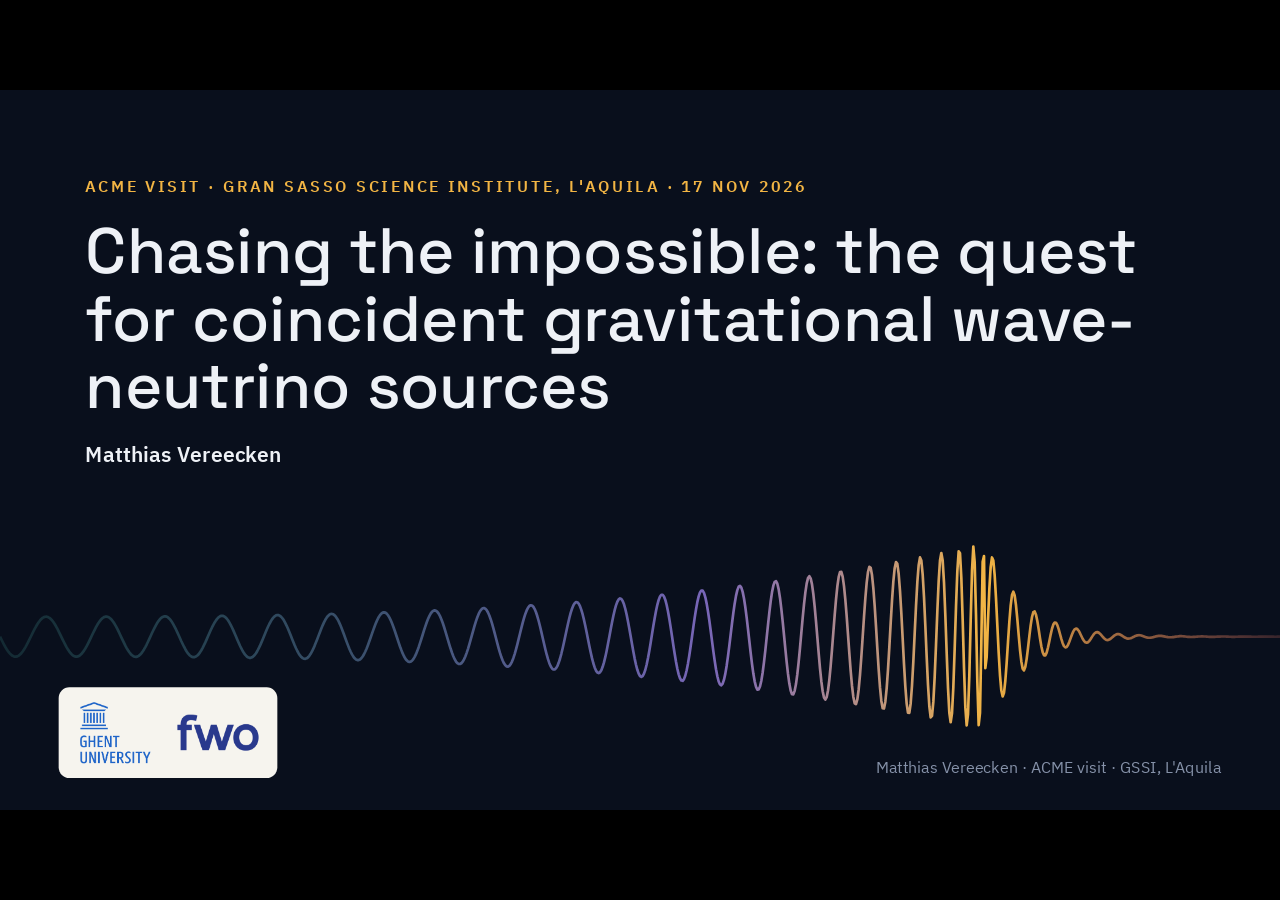
<file: 2026/ACME_GSSI_deck/index.html>
<!doctype html>
<html lang="en"><head><meta charset="utf-8"><meta name="viewport" content="width=device-width, initial-scale=1">
<title>Chasing the impossible: coincident GW–neutrino sources (ACME visit, GSSI)</title>
<style>
/* space-grotesk-vietnamese-400-normal */
@font-face {
  font-family: 'Space Grotesk';
  font-style: normal;
  font-display: swap;
  font-weight: 400;
  src: url(assets/fonts/space-grotesk-vietnamese-400-normal.woff2) format('woff2');
  unicode-range: U+0102-0103,U+0110-0111,U+0128-0129,U+0168-0169,U+01A0-01A1,U+01AF-01B0,U+0300-0301,U+0303-0304,U+0308-0309,U+0323,U+0329,U+1EA0-1EF9,U+20AB;
}

/* space-grotesk-latin-ext-400-normal */
@font-face {
  font-family: 'Space Grotesk';
  font-style: normal;
  font-display: swap;
  font-weight: 400;
  src: url(assets/fonts/space-grotesk-latin-ext-400-normal.woff2) format('woff2');
  unicode-range: U+0100-02AF,U+0304,U+0308,U+0329,U+1E00-1E9F,U+1EF2-1EFF,U+2020,U+20A0-20AB,U+20AD-20C0,U+2113,U+2C60-2C7F,U+A720-A7FF;
}

/* space-grotesk-latin-400-normal */
@font-face {
  font-family: 'Space Grotesk';
  font-style: normal;
  font-display: swap;
  font-weight: 400;
  src: url(assets/fonts/space-grotesk-latin-400-normal.woff2) format('woff2');
  unicode-range: U+0000-00FF,U+0131,U+0152-0153,U+02BB-02BC,U+02C6,U+02DA,U+02DC,U+0304,U+0308,U+0329,U+2000-206F,U+2074,U+20AC,U+2122,U+2191,U+2193,U+2212,U+2215,U+FEFF,U+FFFD;
}
/* space-grotesk-vietnamese-500-normal */
@font-face {
  font-family: 'Space Grotesk';
  font-style: normal;
  font-display: swap;
  font-weight: 500;
  src: url(assets/fonts/space-grotesk-vietnamese-500-normal.woff2) format('woff2');
  unicode-range: U+0102-0103,U+0110-0111,U+0128-0129,U+0168-0169,U+01A0-01A1,U+01AF-01B0,U+0300-0301,U+0303-0304,U+0308-0309,U+0323,U+0329,U+1EA0-1EF9,U+20AB;
}

/* space-grotesk-latin-ext-500-normal */
@font-face {
  font-family: 'Space Grotesk';
  font-style: normal;
  font-display: swap;
  font-weight: 500;
  src: url(assets/fonts/space-grotesk-latin-ext-500-normal.woff2) format('woff2');
  unicode-range: U+0100-02AF,U+0304,U+0308,U+0329,U+1E00-1E9F,U+1EF2-1EFF,U+2020,U+20A0-20AB,U+20AD-20C0,U+2113,U+2C60-2C7F,U+A720-A7FF;
}

/* space-grotesk-latin-500-normal */
@font-face {
  font-family: 'Space Grotesk';
  font-style: normal;
  font-display: swap;
  font-weight: 500;
  src: url(assets/fonts/space-grotesk-latin-500-normal.woff2) format('woff2');
  unicode-range: U+0000-00FF,U+0131,U+0152-0153,U+02BB-02BC,U+02C6,U+02DA,U+02DC,U+0304,U+0308,U+0329,U+2000-206F,U+2074,U+20AC,U+2122,U+2191,U+2193,U+2212,U+2215,U+FEFF,U+FFFD;
}
/* space-grotesk-vietnamese-600-normal */
@font-face {
  font-family: 'Space Grotesk';
  font-style: normal;
  font-display: swap;
  font-weight: 600;
  src: url(assets/fonts/space-grotesk-vietnamese-600-normal.woff2) format('woff2');
  unicode-range: U+0102-0103,U+0110-0111,U+0128-0129,U+0168-0169,U+01A0-01A1,U+01AF-01B0,U+0300-0301,U+0303-0304,U+0308-0309,U+0323,U+0329,U+1EA0-1EF9,U+20AB;
}

/* space-grotesk-latin-ext-600-normal */
@font-face {
  font-family: 'Space Grotesk';
  font-style: normal;
  font-display: swap;
  font-weight: 600;
  src: url(assets/fonts/space-grotesk-latin-ext-600-normal.woff2) format('woff2');
  unicode-range: U+0100-02AF,U+0304,U+0308,U+0329,U+1E00-1E9F,U+1EF2-1EFF,U+2020,U+20A0-20AB,U+20AD-20C0,U+2113,U+2C60-2C7F,U+A720-A7FF;
}

/* space-grotesk-latin-600-normal */
@font-face {
  font-family: 'Space Grotesk';
  font-style: normal;
  font-display: swap;
  font-weight: 600;
  src: url(assets/fonts/space-grotesk-latin-600-normal.woff2) format('woff2');
  unicode-range: U+0000-00FF,U+0131,U+0152-0153,U+02BB-02BC,U+02C6,U+02DA,U+02DC,U+0304,U+0308,U+0329,U+2000-206F,U+2074,U+20AC,U+2122,U+2191,U+2193,U+2212,U+2215,U+FEFF,U+FFFD;
}
/* space-grotesk-vietnamese-700-normal */
@font-face {
  font-family: 'Space Grotesk';
  font-style: normal;
  font-display: swap;
  font-weight: 700;
  src: url(assets/fonts/space-grotesk-vietnamese-700-normal.woff2) format('woff2');
  unicode-range: U+0102-0103,U+0110-0111,U+0128-0129,U+0168-0169,U+01A0-01A1,U+01AF-01B0,U+0300-0301,U+0303-0304,U+0308-0309,U+0323,U+0329,U+1EA0-1EF9,U+20AB;
}

/* space-grotesk-latin-ext-700-normal */
@font-face {
  font-family: 'Space Grotesk';
  font-style: normal;
  font-display: swap;
  font-weight: 700;
  src: url(assets/fonts/space-grotesk-latin-ext-700-normal.woff2) format('woff2');
  unicode-range: U+0100-02AF,U+0304,U+0308,U+0329,U+1E00-1E9F,U+1EF2-1EFF,U+2020,U+20A0-20AB,U+20AD-20C0,U+2113,U+2C60-2C7F,U+A720-A7FF;
}

/* space-grotesk-latin-700-normal */
@font-face {
  font-family: 'Space Grotesk';
  font-style: normal;
  font-display: swap;
  font-weight: 700;
  src: url(assets/fonts/space-grotesk-latin-700-normal.woff2) format('woff2');
  unicode-range: U+0000-00FF,U+0131,U+0152-0153,U+02BB-02BC,U+02C6,U+02DA,U+02DC,U+0304,U+0308,U+0329,U+2000-206F,U+2074,U+20AC,U+2122,U+2191,U+2193,U+2212,U+2215,U+FEFF,U+FFFD;
}
/* ibm-plex-sans-cyrillic-ext-400-normal */
@font-face {
  font-family: 'IBM Plex Sans';
  font-style: normal;
  font-display: swap;
  font-weight: 400;
  src: url(assets/fonts/ibm-plex-sans-cyrillic-ext-400-normal.woff2) format('woff2');
  unicode-range: U+0460-052F,U+1C80-1C88,U+20B4,U+2DE0-2DFF,U+A640-A69F,U+FE2E-FE2F;
}

/* ibm-plex-sans-cyrillic-400-normal */
@font-face {
  font-family: 'IBM Plex Sans';
  font-style: normal;
  font-display: swap;
  font-weight: 400;
  src: url(assets/fonts/ibm-plex-sans-cyrillic-400-normal.woff2) format('woff2');
  unicode-range: U+0301,U+0400-045F,U+0490-0491,U+04B0-04B1,U+2116;
}

/* ibm-plex-sans-greek-400-normal */
@font-face {
  font-family: 'IBM Plex Sans';
  font-style: normal;
  font-display: swap;
  font-weight: 400;
  src: url(assets/fonts/ibm-plex-sans-greek-400-normal.woff2) format('woff2');
  unicode-range: U+0370-0377,U+037A-037F,U+0384-038A,U+038C,U+038E-03A1,U+03A3-03FF;
}

/* ibm-plex-sans-vietnamese-400-normal */
@font-face {
  font-family: 'IBM Plex Sans';
  font-style: normal;
  font-display: swap;
  font-weight: 400;
  src: url(assets/fonts/ibm-plex-sans-vietnamese-400-normal.woff2) format('woff2');
  unicode-range: U+0102-0103,U+0110-0111,U+0128-0129,U+0168-0169,U+01A0-01A1,U+01AF-01B0,U+0300-0301,U+0303-0304,U+0308-0309,U+0323,U+0329,U+1EA0-1EF9,U+20AB;
}

/* ibm-plex-sans-latin-ext-400-normal */
@font-face {
  font-family: 'IBM Plex Sans';
  font-style: normal;
  font-display: swap;
  font-weight: 400;
  src: url(assets/fonts/ibm-plex-sans-latin-ext-400-normal.woff2) format('woff2');
  unicode-range: U+0100-02AF,U+0304,U+0308,U+0329,U+1E00-1E9F,U+1EF2-1EFF,U+2020,U+20A0-20AB,U+20AD-20C0,U+2113,U+2C60-2C7F,U+A720-A7FF;
}

/* ibm-plex-sans-latin-400-normal */
@font-face {
  font-family: 'IBM Plex Sans';
  font-style: normal;
  font-display: swap;
  font-weight: 400;
  src: url(assets/fonts/ibm-plex-sans-latin-400-normal.woff2) format('woff2');
  unicode-range: U+0000-00FF,U+0131,U+0152-0153,U+02BB-02BC,U+02C6,U+02DA,U+02DC,U+0304,U+0308,U+0329,U+2000-206F,U+2074,U+20AC,U+2122,U+2191,U+2193,U+2212,U+2215,U+FEFF,U+FFFD;
}
/* ibm-plex-sans-cyrillic-ext-600-normal */
@font-face {
  font-family: 'IBM Plex Sans';
  font-style: normal;
  font-display: swap;
  font-weight: 600;
  src: url(assets/fonts/ibm-plex-sans-cyrillic-ext-600-normal.woff2) format('woff2');
  unicode-range: U+0460-052F,U+1C80-1C88,U+20B4,U+2DE0-2DFF,U+A640-A69F,U+FE2E-FE2F;
}

/* ibm-plex-sans-cyrillic-600-normal */
@font-face {
  font-family: 'IBM Plex Sans';
  font-style: normal;
  font-display: swap;
  font-weight: 600;
  src: url(assets/fonts/ibm-plex-sans-cyrillic-600-normal.woff2) format('woff2');
  unicode-range: U+0301,U+0400-045F,U+0490-0491,U+04B0-04B1,U+2116;
}

/* ibm-plex-sans-greek-600-normal */
@font-face {
  font-family: 'IBM Plex Sans';
  font-style: normal;
  font-display: swap;
  font-weight: 600;
  src: url(assets/fonts/ibm-plex-sans-greek-600-normal.woff2) format('woff2');
  unicode-range: U+0370-0377,U+037A-037F,U+0384-038A,U+038C,U+038E-03A1,U+03A3-03FF;
}

/* ibm-plex-sans-vietnamese-600-normal */
@font-face {
  font-family: 'IBM Plex Sans';
  font-style: normal;
  font-display: swap;
  font-weight: 600;
  src: url(assets/fonts/ibm-plex-sans-vietnamese-600-normal.woff2) format('woff2');
  unicode-range: U+0102-0103,U+0110-0111,U+0128-0129,U+0168-0169,U+01A0-01A1,U+01AF-01B0,U+0300-0301,U+0303-0304,U+0308-0309,U+0323,U+0329,U+1EA0-1EF9,U+20AB;
}

/* ibm-plex-sans-latin-ext-600-normal */
@font-face {
  font-family: 'IBM Plex Sans';
  font-style: normal;
  font-display: swap;
  font-weight: 600;
  src: url(assets/fonts/ibm-plex-sans-latin-ext-600-normal.woff2) format('woff2');
  unicode-range: U+0100-02AF,U+0304,U+0308,U+0329,U+1E00-1E9F,U+1EF2-1EFF,U+2020,U+20A0-20AB,U+20AD-20C0,U+2113,U+2C60-2C7F,U+A720-A7FF;
}

/* ibm-plex-sans-latin-600-normal */
@font-face {
  font-family: 'IBM Plex Sans';
  font-style: normal;
  font-display: swap;
  font-weight: 600;
  src: url(assets/fonts/ibm-plex-sans-latin-600-normal.woff2) format('woff2');
  unicode-range: U+0000-00FF,U+0131,U+0152-0153,U+02BB-02BC,U+02C6,U+02DA,U+02DC,U+0304,U+0308,U+0329,U+2000-206F,U+2074,U+20AC,U+2122,U+2191,U+2193,U+2212,U+2215,U+FEFF,U+FFFD;
}

html,body{margin:0;height:100%;background:#000;overflow:hidden}
#stage{position:absolute;left:50%;top:50%;width:1920px;height:1080px;transform-origin:0 0}
#stage>section{position:absolute;left:0;top:0;width:1920px;height:1080px;overflow:hidden;box-sizing:border-box;font-family:'IBM Plex Sans',Arial,sans-serif;color:#EEF1F6}
#stage>section:not(.active){display:none!important}
#stage *,#stage *::before,#stage *::after{box-sizing:border-box}
#stage p,#stage h1,#stage h2,#stage h3,#stage h4{margin:0}
#stage a{color:#7FB8F0}
#stage img{display:block}
x-shape{display:block;position:absolute} x-shape[kind=ellipse]{border-radius:50%}
.crop{overflow:hidden} .crop>img{width:100%!important;height:100%!important;object-fit:cover}
[data-build-in]{transition:opacity .45s ease, transform .45s ease}
[data-build-in].pending{opacity:0;transform:translateY(24px)}
#hud{position:fixed;right:12px;bottom:10px;font:13px/1.3 'IBM Plex Sans',Arial,sans-serif;color:#8591A8;opacity:0;transition:opacity .3s}
body:hover #hud{opacity:.8}
#notes{position:fixed;left:0;right:0;bottom:0;max-height:40%;overflow:auto;background:#0b1020f2;color:#dfe5f1;font:17px/1.45 'IBM Plex Sans',Arial,sans-serif;padding:16px 22px;border-top:2px solid #5AA9E6;display:none;z-index:5}
#notes b{color:#5AA9E6}
#help{position:fixed;inset:0;display:none;align-items:center;justify-content:center;background:#000c;z-index:6}
#help div{background:#16203A;color:#EEF1F6;font:18px/1.6 'IBM Plex Sans',Arial,sans-serif;padding:28px 36px;border-radius:14px}
#overview{position:fixed;inset:0;overflow:auto;background:#05070d;display:none;z-index:4;padding:20px;gap:14px;flex-wrap:wrap;align-content:flex-start}
#overview .th{width:288px;cursor:pointer;color:#8591A8;font:12px 'IBM Plex Sans',Arial,sans-serif}
#overview .th span{display:block;width:288px;height:162px;background:#16203A;border-radius:6px;overflow:hidden;position:relative}
#overview .th span b{position:absolute;inset:0;display:flex;align-items:center;justify-content:center;padding:10px;color:#EEF1F6;font-weight:500;text-align:center;font-size:14px}
</style></head><body>
<div id="stage">
<section data-n="1" data-sid="cover" id="cover" data-transition="fade" style="display:flex; flex-direction:column; gap:32px; padding:128px 128px 160px; background:#090f1c">
  <svg xmlns="http://www.w3.org/2000/svg" viewBox="0 0 1920 360" style="position:absolute; top:640px; left:0; width:1920px; height:360px"><defs><linearGradient id="g" x1="0" y1="0" x2="1920" y2="0" gradientUnits="userSpaceOnUse"><stop offset="0" stop-color="#4FC3B5" stop-opacity="0.15"/><stop offset="0.55" stop-color="#A78BFA" stop-opacity="0.7"/><stop offset="0.77" stop-color="#F2B544"/><stop offset="1" stop-color="#F07A6A" stop-opacity="0.2"/></linearGradient></defs><path d="M0,180.0 L2,184.0 L4,188.0 L6,191.8 L8,195.5 L10,198.8 L12,201.8 L14,204.4 L16,206.5 L18,208.2 L20,209.3 L22,209.9 L24,210.0 L26,209.5 L28,208.4 L30,206.8 L32,204.8 L34,202.2 L36,199.3 L38,196.0 L40,192.4 L42,188.5 L44,184.5 L46,180.5 L48,176.4 L50,172.3 L52,168.4 L54,164.8 L56,161.4 L58,158.3 L60,155.7 L62,153.5 L64,151.8 L66,150.7 L68,150.1 L70,150.0 L72,150.6 L74,151.7 L76,153.3 L78,155.4 L80,158.0 L82,161.0 L84,164.4 L86,168.1 L88,172.0 L90,176.1 L92,180.2 L94,184.4 L96,188.4 L98,192.3 L100,196.0 L102,199.4 L104,202.4 L106,204.9 L108,207.0 L110,208.6 L112,209.6 L114,210.0 L116,209.9 L118,209.2 L120,207.9 L122,206.1 L124,203.7 L126,200.9 L128,197.7 L130,194.2 L132,190.3 L134,186.3 L136,182.1 L138,177.9 L140,173.7 L142,169.7 L144,165.8 L146,162.2 L148,159.0 L150,156.2 L152,153.8 L154,152.0 L156,150.7 L158,150.0 L160,149.9 L162,150.4 L164,151.5 L166,153.1 L168,155.3 L170,158.0 L172,161.1 L174,164.6 L176,168.4 L178,172.5 L180,176.7 L182,181.0 L184,185.2 L186,189.4 L188,193.4 L190,197.1 L192,200.4 L194,203.4 L196,205.9 L198,207.9 L200,209.3 L202,210.1 L204,210.3 L206,209.9 L208,208.8 L210,207.2 L212,205.0 L214,202.3 L216,199.2 L218,195.6 L220,191.8 L222,187.6 L224,183.4 L226,179.0 L228,174.6 L230,170.4 L232,166.4 L234,162.6 L236,159.2 L238,156.2 L240,153.7 L242,151.7 L244,150.4 L246,149.6 L248,149.5 L250,150.0 L252,151.2 L254,153.0 L256,155.3 L258,158.1 L260,161.5 L262,165.2 L264,169.2 L266,173.5 L268,177.9 L270,182.3 L272,186.8 L274,191.0 L276,195.1 L278,198.8 L280,202.2 L282,205.1 L284,207.4 L286,209.2 L288,210.3 L290,210.8 L292,210.6 L294,209.8 L296,208.3 L298,206.3 L300,203.6 L302,200.4 L304,196.8 L306,192.8 L308,188.6 L310,184.1 L312,179.5 L314,175.0 L316,170.5 L318,166.2 L320,162.3 L322,158.7 L324,155.5 L326,152.9 L328,150.9 L330,149.5 L332,148.8 L334,148.8 L336,149.5 L338,150.8 L340,152.8 L342,155.4 L344,158.6 L346,162.2 L348,166.3 L350,170.6 L352,175.2 L354,179.9 L356,184.6 L358,189.2 L360,193.6 L362,197.7 L364,201.5 L366,204.7 L368,207.4 L370,209.5 L372,211.0 L374,211.7 L376,211.7 L378,211.0 L380,209.6 L382,207.5 L384,204.8 L386,201.5 L388,197.7 L390,193.5 L392,188.9 L394,184.2 L396,179.3 L398,174.5 L400,169.7 L402,165.2 L404,161.0 L406,157.3 L408,154.0 L410,151.4 L412,149.4 L414,148.1 L416,147.6 L418,147.8 L420,148.8 L422,150.5 L424,152.9 L426,155.9 L428,159.6 L430,163.7 L432,168.2 L434,173.0 L436,178.0 L438,183.0 L440,188.0 L442,192.9 L444,197.4 L446,201.5 L448,205.2 L450,208.2 L452,210.6 L454,212.2 L456,213.1 L458,213.2 L460,212.5 L462,211.0 L464,208.7 L466,205.8 L468,202.2 L470,198.0 L472,193.4 L474,188.5 L476,183.4 L478,178.1 L480,172.9 L482,167.8 L484,163.0 L486,158.6 L488,154.7 L490,151.4 L492,148.9 L494,147.0 L496,146.0 L498,145.9 L500,146.5 L502,148.0 L504,150.4 L506,153.4 L508,157.1 L510,161.5 L512,166.3 L514,171.4 L516,176.8 L518,182.3 L520,187.8 L522,193.1 L524,198.1 L526,202.6 L528,206.6 L530,209.9 L532,212.5 L534,214.2 L536,215.1 L538,215.1 L540,214.2 L542,212.4 L544,209.8 L546,206.4 L548,202.3 L550,197.6 L552,192.4 L554,186.9 L556,181.2 L558,175.4 L560,169.8 L562,164.3 L564,159.3 L566,154.7 L568,150.8 L570,147.7 L572,145.4 L574,144.0 L576,143.5 L578,144.0 L580,145.5 L582,147.9 L584,151.1 L586,155.1 L588,159.8 L590,165.1 L592,170.8 L594,176.7 L596,182.8 L598,188.9 L600,194.7 L602,200.1 L604,205.1 L606,209.4 L608,212.9 L610,215.5 L612,217.2 L614,217.9 L616,217.5 L618,216.1 L620,213.7 L622,210.4 L624,206.2 L626,201.3 L628,195.8 L630,189.8 L632,183.5 L634,177.1 L636,170.7 L638,164.6 L640,158.8 L642,153.6 L644,149.2 L646,145.5 L648,142.8 L650,141.2 L652,140.6 L654,141.1 L656,142.8 L658,145.5 L660,149.2 L662,153.8 L664,159.1 L666,165.1 L668,171.6 L670,178.3 L672,185.1 L674,191.8 L676,198.2 L678,204.1 L680,209.4 L682,213.8 L684,217.3 L686,219.7 L688,220.9 L690,221.0 L692,219.9 L694,217.6 L696,214.1 L698,209.7 L700,204.3 L702,198.3 L704,191.6 L706,184.5 L708,177.3 L710,170.1 L712,163.2 L714,156.7 L716,150.9 L718,145.9 L720,141.9 L722,139.1 L724,137.4 L726,137.1 L728,138.0 L730,140.2 L732,143.7 L734,148.2 L736,153.8 L738,160.2 L740,167.2 L742,174.7 L744,182.4 L746,190.1 L748,197.5 L750,204.4 L752,210.6 L754,215.8 L756,220.0 L758,223.0 L760,224.6 L762,224.9 L764,223.7 L766,221.2 L768,217.3 L770,212.3 L772,206.1 L774,199.1 L776,191.5 L778,183.4 L780,175.2 L782,167.1 L784,159.3 L786,152.2 L788,145.9 L790,140.7 L792,136.7 L794,134.0 L796,132.9 L798,133.3 L800,135.2 L802,138.6 L804,143.4 L806,149.4 L808,156.5 L810,164.4 L812,172.8 L814,181.6 L816,190.3 L818,198.8 L820,206.7 L822,213.8 L824,219.8 L826,224.4 L828,227.6 L830,229.3 L832,229.2 L834,227.5 L836,224.2 L838,219.3 L840,213.1 L842,205.7 L844,197.3 L846,188.3 L848,178.9 L850,169.6 L852,160.5 L854,152.0 L856,144.4 L858,138.1 L860,133.1 L862,129.8 L864,128.2 L866,128.4 L868,130.5 L870,134.3 L872,139.8 L874,146.7 L876,154.9 L878,164.0 L880,173.8 L882,183.9 L884,193.9 L886,203.4 L888,212.2 L890,219.9 L892,226.2 L894,230.9 L896,233.7 L898,234.6 L900,233.4 L902,230.3 L904,225.3 L906,218.6 L908,210.4 L910,201.0 L912,190.8 L914,180.0 L916,169.2 L918,158.7 L920,149.0 L922,140.3 L924,133.1 L926,127.6 L928,124.1 L930,122.7 L932,123.5 L934,126.5 L936,131.5 L938,138.5 L940,147.1 L942,157.1 L944,168.0 L946,179.5 L948,191.1 L950,202.4 L952,212.9 L954,222.1 L956,229.7 L958,235.4 L960,239.0 L962,240.2 L964,239.0 L966,235.4 L968,229.6 L970,221.7 L972,212.0 L974,201.0 L976,189.0 L978,176.5 L980,164.1 L982,152.3 L984,141.5 L986,132.2 L988,124.9 L990,119.8 L992,117.1 L994,117.1 L996,119.7 L998,124.9 L1000,132.5 L1002,142.2 L1004,153.5 L1006,166.1 L1008,179.4 L1010,192.8 L1012,205.7 L1014,217.7 L1016,228.1 L1018,236.5 L1020,242.4 L1022,245.7 L1024,246.2 L1026,243.7 L1028,238.3 L1030,230.4 L1032,220.1 L1034,207.9 L1036,194.4 L1038,180.1 L1040,165.7 L1042,151.9 L1044,139.2 L1046,128.2 L1048,119.6 L1050,113.6 L1052,110.7 L1054,111.0 L1056,114.4 L1058,121.0 L1060,130.4 L1062,142.2 L1064,155.8 L1066,170.8 L1068,186.2 L1070,201.6 L1072,216.0 L1074,228.8 L1076,239.4 L1078,247.2 L1080,251.7 L1082,252.9 L1084,250.4 L1086,244.5 L1088,235.4 L1090,223.5 L1092,209.2 L1094,193.4 L1096,176.8 L1098,160.3 L1100,144.5 L1102,130.5 L1104,118.8 L1106,110.2 L1108,105.0 L1110,103.7 L1112,106.3 L1114,112.8 L1116,122.8 L1118,135.9 L1120,151.4 L1122,168.6 L1124,186.5 L1126,204.2 L1128,220.8 L1130,235.4 L1132,247.0 L1134,255.2 L1136,259.4 L1138,259.2 L1140,254.8 L1142,246.1 L1144,233.8 L1146,218.3 L1148,200.6 L1150,181.5 L1152,162.2 L1154,143.8 L1156,127.2 L1158,113.5 L1160,103.5 L1162,97.8 L1164,96.8 L1166,100.6 L1168,109.1 L1170,121.9 L1172,138.2 L1174,157.1 L1176,177.5 L1178,198.3 L1180,218.2 L1182,235.9 L1184,250.4 L1186,260.8 L1188,266.3 L1190,266.5 L1192,261.3 L1194,251.1 L1196,236.2 L1198,217.8 L1200,196.7 L1202,174.4 L1204,152.2 L1206,131.7 L1208,114.0 L1210,100.5 L1212,92.1 L1214,89.3 L1216,92.5 L1218,101.6 L1220,116.0 L1222,134.8 L1224,156.9 L1226,180.8 L1228,204.8 L1230,227.4 L1232,246.8 L1234,261.9 L1236,271.3 L1238,274.4 L1240,270.8 L1242,260.7 L1244,244.7 L1246,223.8 L1248,199.6 L1250,173.7 L1252,148.0 L1254,124.4 L1256,104.8 L1258,90.6 L1260,83.0 L1262,82.8 L1264,90.0 L1266,104.2 L1268,124.5 L1270,149.3 L1272,176.8 L1274,204.8 L1276,231.1 L1278,253.6 L1280,270.4 L1282,279.9 L1284,281.2 L1286,274.2 L1288,259.2 L1290,237.4 L1292,210.5 L1294,180.7 L1296,150.5 L1298,122.5 L1300,99.3 L1302,83.0 L1304,75.2 L1306,76.7 L1308,87.6 L1310,107.1 L1312,133.6 L1314,164.6 L1316,197.5 L1318,229.0 L1320,256.2 L1322,276.4 L1324,287.3 L1326,287.8 L1328,277.6 L1330,257.5 L1332,229.3 L1334,195.7 L1336,160.1 L1338,126.2 L1340,97.5 L1342,77.3 L1344,68.0 L1346,70.8 L1348,85.6 L1350,111.2 L1352,144.8 L1354,182.8 L1356,221.1 L1358,254.9 L1360,280.4 L1362,294.1 L1364,294.2 L1366,280.2 L1368,253.6 L1370,217.4 L1372,175.9 L1374,134.4 L1376,98.3 L1378,72.7 L1380,61.1 L1382,65.8 L1384,86.4 L1386,120.5 L1388,163.7 L1390,209.9 L1392,252.3 L1394,284.4 L1396,301.0 L1398,298.9 L1400,277.9 L1402,240.7 L1404,192.9 L1406,142.2 L1408,97.1 L1410,65.8 L1412,54.5 L1414,65.9 L1416,98.8 L1418,147.8 L1420,204.0 L1422,256.4 L1424,294.1 L1426,308.4 L1428,295.1 L1430,255.9 L1432,198.4 L1434,135.4 L1436,81.9 L1438,52.0 L1440,54.9 L1442,91.8 L1444,154.4 L1446,226.1 L1448,285.7 L1450,313.1 L1452,296.6 L1454,238.5 L1456,156.7 L1458,81.4 L1460,44.9 L1462,68.2 L1464,147.1 L1466,247.2 L1468,312.8 L1470,294.4 L1472,188.8 L1474,67.6 L1476,59.2 L1478,227.2 L1480,210.7 L1482,156.0 L1484,108.8 L1486,75.8 L1488,61.2 L1490,65.8 L1492,87.6 L1494,122.1 L1496,163.0 L1498,203.7 L1500,237.9 L1502,260.8 L1504,269.7 L1506,264.2 L1508,246.1 L1510,219.2 L1512,188.2 L1514,158.0 L1516,133.4 L1518,117.6 L1520,112.5 L1522,118.2 L1524,132.9 L1526,153.8 L1528,177.3 L1530,199.6 L1532,217.2 L1534,228.0 L1536,230.6 L1538,225.2 L1540,213.3 L1542,197.1 L1544,179.5 L1546,163.1 L1548,150.5 L1550,143.3 L1552,142.2 L1554,147.0 L1556,156.6 L1558,169.0 L1560,182.3 L1562,194.3 L1564,203.2 L1566,208.0 L1568,208.1 L1570,203.9 L1572,196.3 L1574,186.8 L1576,176.9 L1578,168.1 L1580,161.8 L1582,158.7 L1584,159.1 L1586,162.7 L1588,168.7 L1590,176.0 L1592,183.4 L1594,189.8 L1596,194.2 L1598,196.1 L1600,195.4 L1602,192.4 L1604,187.7 L1606,182.2 L1608,176.7 L1610,172.1 L1612,169.0 L1614,167.8 L1616,168.6 L1618,171.1 L1620,174.8 L1622,179.0 L1624,183.1 L1626,186.4 L1628,188.5 L1630,189.1 L1632,188.3 L1634,186.3 L1636,183.5 L1638,180.3 L1640,177.3 L1642,174.9 L1644,173.5 L1646,173.2 L1648,173.9 L1650,175.5 L1652,177.7 L1654,180.1 L1656,182.3 L1658,184.0 L1660,185.0 L1662,185.1 L1664,184.4 L1666,183.1 L1668,181.4 L1670,179.6 L1672,178.0 L1674,176.8 L1676,176.2 L1678,176.2 L1680,176.8 L1682,177.8 L1684,179.1 L1686,180.5 L1688,181.6 L1690,182.5 L1692,182.9 L1694,182.8 L1696,182.3 L1698,181.5 L1700,180.5 L1702,179.5 L1704,178.7 L1706,178.1 L1708,177.8 L1710,177.9 L1712,178.3 L1714,179.0 L1716,179.7 L1718,180.5 L1720,181.1 L1722,181.5 L1724,181.6 L1726,181.5 L1728,181.2 L1730,180.7 L1732,180.1 L1734,179.6 L1736,179.1 L1738,178.8 L1740,178.8 L1742,178.9 L1744,179.2 L1746,179.5 L1748,180.0 L1750,180.4 L1752,180.7 L1754,180.9 L1756,180.9 L1758,180.8 L1760,180.6 L1762,180.3 L1764,180.0 L1766,179.7 L1768,179.5 L1770,179.3 L1772,179.3 L1774,179.4 L1776,179.6 L1778,179.8 L1780,180.1 L1782,180.3 L1784,180.4 L1786,180.5 L1788,180.5 L1790,180.4 L1792,180.3 L1794,180.1 L1796,179.9 L1798,179.8 L1800,179.7 L1802,179.6 L1804,179.6 L1806,179.7 L1808,179.8 L1810,179.9 L1812,180.1 L1814,180.2 L1816,180.3 L1818,180.3 L1820,180.3 L1822,180.2 L1824,180.1 L1826,180.0 L1828,179.9 L1830,179.9 L1832,179.8 L1834,179.8 L1836,179.8 L1838,179.8 L1840,179.9 L1842,180.0 L1844,180.1 L1846,180.1 L1848,180.2 L1850,180.2 L1852,180.2 L1854,180.1 L1856,180.1 L1858,180.0 L1860,179.9 L1862,179.9 L1864,179.9 L1866,179.9 L1868,179.9 L1870,179.9 L1872,180.0 L1874,180.0 L1876,180.0 L1878,180.1 L1880,180.1 L1882,180.1 L1884,180.1 L1886,180.1 L1888,180.0 L1890,180.0 L1892,180.0 L1894,179.9 L1896,179.9 L1898,179.9 L1900,179.9 L1902,180.0 L1904,180.0 L1906,180.0 L1908,180.0 L1910,180.0 L1912,180.1 L1914,180.1 L1916,180.0 L1918,180.0 L1920,180.0" fill="none" stroke="url(#g)" stroke-width="4" stroke-linejoin="round"/></svg>
  <p style="font-family:'IBM Plex Sans', Arial, sans-serif; font-size:24px; font-weight:600; letter-spacing:4px; text-transform:uppercase; color:#f2b544">ACME visit · Gran Sasso Science Institute, L'Aquila · 17 Nov 2026</p>
  <h1 style="width:1600px; font-family:'Space Grotesk', Arial, sans-serif; font-size:96px; font-weight:500; line-height:1.05; color:#eef1f6">Chasing the impossible: the quest for coincident gravitational wave-neutrino sources</h1>
  <p style="font-family:'IBM Plex Sans', Arial, sans-serif; font-size:32px; line-height:1.3; color:#b8c2d6"><span style="color:#eef1f6"><b>Matthias Vereecken</b></span></p>
  <div style="position:absolute; bottom:48px; left:88px; display:flex; flex-direction:row; gap:36px; align-items:center; padding:18px 28px; background:#f6f4ee; border-radius:16px">
    <img src="assets/16e89ce5eca51643581daba25642f5ce.png" alt="Ghent University logo" style="width:114px; height:100px; object-fit:contain">
    <img src="assets/b739869aa3154aca5b2cbb747a08516c.png" alt="FWO (Research Foundation – Flanders) logo" style="width:122px; height:55px; object-fit:contain">
  </div>
  <p style="position:absolute; right:88px; bottom:48px; width:780px; font-family:'IBM Plex Sans', Arial, sans-serif; font-size:24px; line-height:1.3; text-align:right; white-space:nowrap; color:#8591a8">Matthias Vereecken · ACME visit · GSSI, L'Aquila</p>
  
</section>

<section data-n="2" data-sid="acmelearn" id="acmelearn" data-transition="fade" style="background:#090F1C; color:#EEF1F6; font-family:'IBM Plex Sans', Arial, sans-serif">
<div style="position:absolute; left:0; top:0; width:20px; height:1080px; background:#F2B544"></div>
<p style="position:absolute; left:88px; top:64px; width:1200px; font-size:24px; font-weight:600; letter-spacing:4px; text-transform:uppercase; color:#F2B544">ACME visit · GSSI</p>
<h2 style="position:absolute; left:88px; top:120px; width:1744px; font-family:'Space Grotesk', Arial, sans-serif; font-size:72px; font-weight:500; line-height:1.1; color:#EEF1F6">What I learned at GSSI so far</h2>
<div data-build-in="rise 1" style="position:absolute; left:88px; top:320px; width:1744px; display:flex; flex-direction:column; padding:8px 0 8px 32px; border-left:6px solid #F2B544"><p style="font-family:'Space Grotesk', Arial, sans-serif; font-size:60px; font-weight:500; line-height:1.2; color:#EEF1F6">“<i>T</i>₉₀ is a lie”</p></div>
<div data-build-in="rise 2" style="position:absolute; left:88px; top:500px; width:1744px; display:flex; flex-direction:column; padding:8px 0 8px 32px; border-left:6px solid #5AA9E6"><p style="font-family:'Space Grotesk', Arial, sans-serif; font-size:60px; font-weight:500; line-height:1.2; color:#EEF1F6">“GRB physics is exciting because we don't have good data”</p></div>
<div data-build-in="rise 3" style="position:absolute; left:88px; top:760px; width:1744px; display:flex; flex-direction:column; padding:8px 0 8px 32px; border-left:6px solid #F07A6A"><p style="font-family:'Space Grotesk', Arial, sans-serif; font-size:60px; font-weight:500; line-height:1.2; color:#EEF1F6">“GSSI recommends eating at McDonald's”</p></div>
<p style="position:absolute; right:88px; bottom:48px; width:780px; font-family:'IBM Plex Sans', Arial, sans-serif; font-size:24px; line-height:1.3; color:#8591A8; text-align:right; white-space:nowrap">Matthias Vereecken · ACME visit · GSSI · 2</p>
</section>

<section data-n="3" data-sid="f841419a" id="f841419a" data-transition="fade" style="background:#090f1c">
  <img src="assets/5533f3ef0fe13cb56c12838591c8dc52.webp" alt="mmrubin.png" id="990913fb" style="position:absolute; top:calc(50% - 0.01px); left:calc(50% - 0.01px); width:1919.97px; height:1079.98px; transform:translate(-50%, -50%)">
  <div style="position:absolute; top:0; left:0; width:20px; height:1080px; display:flex; flex-direction:column; background:#f2b544">
  </div>
  <div style="position:absolute; bottom:120px; left:88px; width:1160px; display:flex; flex-direction:column; gap:16px; padding:36px 44px; background:#090f1cc7; border-radius:16px">
    <p style="font-family:'IBM Plex Sans', Arial, sans-serif; font-size:24px; font-weight:600; letter-spacing:4px; text-transform:uppercase; color:#f2b544">Multi-messenger</p>
    <h1 style="font-family:'Space Grotesk', Arial, sans-serif; font-size:72px; font-weight:500; line-height:1.1; color:#eef1f6">Multi-messenger astronomy</h1>
  </div>
  <p style="position:absolute; right:48px; bottom:40px; width:820px; padding:8px 16px; font-size:24px; line-height:1.3; text-align:right; white-space:nowrap; color:#eef1f6; background:#090f1c99; border-radius:8px">Credit: RubinObs/NOIRLab/SLAC/NSF/DOE/AURA/P. Marenfeld</p>
  
</section>

<section data-n="4" data-sid="e59fcfb7" id="e59fcfb7" style="background:#090f1c">
  <img src="assets/0c84241945ef0341b07e14d46c9e20f3.webp" alt="Untitled.png" id="c5c76706" style="position:absolute; left:0; top:0; width:1920px; height:1080px; object-fit:contain">
</section>

<section data-n="5" data-sid="nuopen" id="nuopen" data-transition="fade" style="background:#090F1C; color:#EEF1F6; font-family:'IBM Plex Sans', Arial, sans-serif; padding:64px 88px 120px"><div style="position:absolute; left:0; top:0; width:20px; height:1080px; background:#5AA9E6"></div>
<img src="assets/81394dffe7f932fe8fea87a63b861ef3.jpg" alt="Cartoon: a glowing ghost neutrino streaks towards Earth, watched by a penguin with a magnifying glass and a Nobel medal at the South Pole (IceCube) and an orca in the Mediterranean (KM3NeT)" style="position:absolute; left:772px; top:96px; width:1100px; height:880px; object-fit:contain; border-radius:16px">
<p style="position:absolute; left:88px; top:340px; width:640px; font-size:24px; font-weight:600; letter-spacing:4px; text-transform:uppercase; color:#5AA9E6">High-energy neutrinos</p>
<h2 style="position:absolute; left:88px; top:396px; width:640px; font-family:'Space Grotesk', Arial, sans-serif; font-size:72px; font-weight:500; line-height:1.05; color:#EEF1F6">Chasing ghost particles</h2>
<p style="position:absolute; left:88px; top:580px; width:620px; font-size:30px; line-height:1.35; color:#B8C2D6">Neutral, weakly interacting, and pointing straight back to where they were made</p>
<p style="position:absolute; right:88px; bottom:48px; width:780px; font-family:'IBM Plex Sans', Arial, sans-serif; font-size:24px; line-height:1.3; color:#8591A8; text-align:right; white-space:nowrap">Matthias Vereecken · ACME visit · GSSI · 5</p>
</section>

<section data-n="6" data-sid="nuspec" id="nuspec" data-transition="fade" style="background:#0D1424; color:#EEF1F6; font-family:'IBM Plex Sans', Arial, sans-serif; padding:64px 88px 120px">
<p style="position:absolute; left:88px; top:64px; width:900px; font-size:24px; font-weight:600; letter-spacing:3px; text-transform:uppercase; color:#5AA9E6">Neutrinos · The big picture</p>
<h2 style="position:absolute; left:88px; top:120px; width:1744px; font-family:'Space Grotesk', Arial, sans-serif; font-size:56px; font-weight:500; line-height:1.1; color:#EEF1F6">The neutrino spectrum, from the Big Bang to EeV</h2>
<div style="position:absolute; left:88px; top:220px; width:1130px; height:700px; background:#F6F4EE; border-radius:20px; display:flex; align-items:center; justify-content:center"><img src="assets/a4b741c0eac587262a3cf1a128c5959a.png" alt="Grand unified neutrino spectrum at Earth: neutrino energy flux versus energy from 10⁻⁶ eV to 10¹⁸ eV, showing the cosmic neutrino background, BBN neutrinos, solar thermal and nuclear neutrinos, reactors, geoneutrinos, the diffuse supernova background, atmospheric neutrinos, IceCube data (2017) and cosmogenic neutrinos" style="width:1082px; height:652px; object-fit:contain"></div>
<div style="position:absolute; left:1270px; top:240px; width:562px; display:flex; flex-direction:column; gap:24px">
<div style="display:flex; flex-direction:column; padding:0 0 0 20px; border-left:3px solid #8591A8"><p style="font-size:24px; font-weight:600; letter-spacing:2px; color:#8591A8">meV</p><p style="font-size:26px; line-height:1.35; color:#B8C2D6">Cosmic neutrino background</p></div>
<div style="display:flex; flex-direction:column; padding:0 0 0 20px; border-left:3px solid #8591A8"><p style="font-size:24px; font-weight:600; letter-spacing:2px; color:#8591A8">MeV</p><p style="font-size:26px; line-height:1.35; color:#B8C2D6">Sun, supernovae, reactors, Earth</p></div>
<div style="display:flex; flex-direction:column; padding:0 0 0 20px; border-left:3px solid #8591A8"><p style="font-size:24px; font-weight:600; letter-spacing:2px; color:#8591A8">GeV – TeV</p><p style="font-size:26px; line-height:1.35; color:#B8C2D6">Atmospheric neutrinos</p></div>
<div style="display:flex; flex-direction:column; padding:0 0 0 20px; border-left:3px solid #5AA9E6"><p style="font-size:24px; font-weight:600; letter-spacing:2px; color:#5AA9E6">TeV – PeV</p><p style="font-size:26px; line-height:1.35; color:#EEF1F6"><b>Astrophysical: this talk</b></p></div>
<div style="display:flex; flex-direction:column; padding:0 0 0 20px; border-left:3px solid #8591A8"><p style="font-size:24px; font-weight:600; letter-spacing:2px; color:#8591A8">EeV</p><p style="font-size:26px; line-height:1.35; color:#B8C2D6">Cosmogenic (from UHECRs)</p></div>
</div>
<p style="position:absolute; left:88px; bottom:48px; width:1000px; font-size:24px; line-height:1.3; color:#8591A8"><a href="https://arxiv.org/abs/1910.11878">E. Vitagliano, I. Tamborra &amp; G. Raffelt, Rev. Mod. Phys. 92, 045006 (2020)</a></p>
<p style="position:absolute; right:88px; bottom:48px; width:780px; font-family:'IBM Plex Sans', Arial, sans-serif; font-size:24px; line-height:1.3; color:#8591A8; text-align:right; white-space:nowrap">Matthias Vereecken · ACME visit · GSSI · 6</p>
</section>

<section data-n="7" data-sid="cosmicrays" id="cosmicrays" data-transition="fade" style="background:#0D1424; color:#EEF1F6; font-family:'IBM Plex Sans', Arial, sans-serif; padding:64px 88px 120px">
<p style="position:absolute; left:88px; top:64px; width:900px; font-size:24px; font-weight:600; letter-spacing:3px; text-transform:uppercase; color:#5AA9E6">Cosmic rays</p>
<h2 style="position:absolute; left:88px; top:120px; width:580px; font-family:'Space Grotesk', Arial, sans-serif; font-size:56px; font-weight:500; line-height:1.1; color:#EEF1F6">Cosmic rays reach 10</h2>
<p style="position:absolute; left:657px; top:112px; width:60px; font-family:'Space Grotesk', Arial, sans-serif; font-size:34px; font-weight:500; line-height:1.1; color:#EEF1F6">20</p>
<p style="position:absolute; left:713px; top:120px; width:1100px; font-family:'Space Grotesk', Arial, sans-serif; font-size:56px; font-weight:500; line-height:1.1; color:#EEF1F6; white-space:nowrap">eV, but their sources hide</p>
<img src="assets/6df482466a037b6220005b206b6adf32.gif" alt="Animation: a cosmic-ray air shower developing above the South Pole and IceCube, with the cosmic-ray spectrum" style="position:absolute; left:284px; top:216px; width:1352px; height:760px; object-fit:contain; border-radius:16px">
<p style="position:absolute; right:88px; bottom:48px; width:780px; font-family:'IBM Plex Sans', Arial, sans-serif; font-size:24px; line-height:1.3; color:#8591A8; text-align:right; white-space:nowrap">Matthias Vereecken · ACME visit · GSSI · 7</p>
</section>

<section data-n="8" data-sid="crprod" id="crprod" data-transition="fade" style="background:#0E1424">
<img src="assets/e06f8e99d60a1cffa33a2fb26037b597.svg" alt="Sketch: a proton accelerated around a source collides with a photon (or another proton); the collision makes charged pions, which decay into neutrinos, and neutral pions, which decay into gamma rays" style="position:absolute; left:0; top:0; width:1920px; height:1080px">
<p style="position:absolute; left:88px; top:64px; width:1744px; font-size:24px; font-weight:600; letter-spacing:3px; text-transform:uppercase; color:#5AA9E6">Cosmic rays · Neutrino production</p>
<h2 style="position:absolute; left:88px; top:120px; width:1744px; font-family:'Space Grotesk', Arial, sans-serif; font-size:56px; font-weight:500; line-height:1.1; color:#EEF1F6">Accelerated protons make neutrinos at the source</h2>
<p style="position:absolute; left:88px; top:900px; width:1744px; font-family:'Space Grotesk', Arial, sans-serif; font-size:36px; line-height:1.3; color:#EEF1F6; text-align:center">p + γ / p + p → π<sup style="font-size:0.6em">±</sup>, π<sup style="font-size:0.6em">0</sup> &nbsp;·&nbsp; π<sup style="font-size:0.6em">±</sup> → μ ν → e + 3ν &nbsp;·&nbsp; π<sup style="font-size:0.6em">0</sup> → γγ</p>
<p style="position:absolute; right:88px; bottom:48px; width:780px; font-family:'IBM Plex Sans', Arial, sans-serif; font-size:24px; line-height:1.3; color:#8591A8; text-align:right; white-space:nowrap">Matthias Vereecken · ACME visit · GSSI · 8</p>
</section>

<section data-n="9" data-sid="icecube" id="icecube" data-transition="fade" style="background:#0D1424; color:#EEF1F6; font-family:'IBM Plex Sans', Arial, sans-serif; padding:64px 88px 120px"><div style="position:absolute; left:0; top:0; width:20px; height:1080px; background:#5AA9E6"></div>
<p style="position:absolute; left:88px; top:64px; width:900px; font-size:24px; font-weight:600; letter-spacing:3px; text-transform:uppercase; color:#5AA9E6">High-energy neutrinos · IceCube</p>
<div style="position:absolute; left:88px; top:230px; width:780px; height:680px; background:#F6F4EE; border-radius:20px; padding:24px; display:flex; align-items:center; justify-content:center"><img src="assets/7cf8ca514949a99a2db72eacca1d44f7.png" alt="IceCube detector schematic: IceTop surface array, 86 strings from 1450 to 2450 m depth, DeepCore, Eiffel Tower for scale" style="width:732px; height:632px; object-fit:contain"></div>
<p style="position:absolute; left:88px; top:922px; width:780px; font-size:24px; line-height:1.3; color:#8591A8">Credit: IceCube Collaboration</p>
<h2 style="position:absolute; left:88px; top:120px; width:1744px; font-family:'Space Grotesk', Arial, sans-serif; font-size:56px; font-weight:500; line-height:1.1; color:#EEF1F6">IceCube: an always-on, all-sky neutrino telescope</h2>
<div style="position:absolute; left:948px; top:300px; width:884px; display:grid; grid-template-columns:repeat(2, 1fr); gap:40px 48px"><div style="display:flex; flex-direction:column; gap:6px"><p style="font-family:'Space Grotesk', Arial, sans-serif; font-size:64px; font-weight:500; line-height:1; color:#5AA9E6; white-space:nowrap">1 km³</p><p style="font-size:24px; line-height:1.3; color:#B8C2D6">of instrumented ice at the South Pole</p></div><div style="display:flex; flex-direction:column; gap:6px"><p style="font-family:'Space Grotesk', Arial, sans-serif; font-size:64px; font-weight:500; line-height:1; color:#5AA9E6; white-space:nowrap">5,160</p><p style="font-size:24px; line-height:1.3; color:#B8C2D6">optical sensors on 86 strings</p></div><div style="display:flex; flex-direction:column; gap:6px"><p style="font-family:'Space Grotesk', Arial, sans-serif; font-size:64px; font-weight:500; line-height:1; color:#5AA9E6; white-space:nowrap">1.5–2.5 km</p><p style="font-size:24px; line-height:1.3; color:#B8C2D6">deep, below the surface</p></div><div style="display:flex; flex-direction:column; gap:6px"><p style="font-family:'Space Grotesk', Arial, sans-serif; font-size:64px; font-weight:500; line-height:1; color:#5AA9E6; white-space:nowrap">~100%</p><p style="font-size:24px; line-height:1.3; color:#B8C2D6">uptime, whole sky at once</p></div></div>
<p style="position:absolute; right:88px; bottom:48px; width:780px; font-family:'IBM Plex Sans', Arial, sans-serif; font-size:24px; line-height:1.3; color:#8591A8; text-align:right; white-space:nowrap">Matthias Vereecken · ACME visit · GSSI · 9</p>
</section>
<section data-n="10" data-sid="icdetect" id="icdetect" data-transition="fade" style="background:#0D1424; color:#EEF1F6; font-family:'IBM Plex Sans', Arial, sans-serif; padding:64px 88px 120px">
<p style="position:absolute; left:88px; top:64px; width:900px; font-size:24px; font-weight:600; letter-spacing:3px; text-transform:uppercase; color:#5AA9E6">High-energy neutrinos · Detection</p>
<h2 style="position:absolute; left:88px; top:120px; width:1744px; font-family:'Space Grotesk', Arial, sans-serif; font-size:56px; font-weight:500; line-height:1.1; color:#EEF1F6">How IceCube sees a neutrino</h2>
<img src="assets/ed95e4c8213d92d5c6fd44523bd80e73.gif" alt="Animation: a neutrino interacts deep in the Antarctic ice; optical modules light up from early to late along the track, the detected light versus time peaks as a shower, and the direction is traced back to its source" style="position:absolute; left:284px; top:216px; width:1352px; height:760px; object-fit:contain; border-radius:16px">
<p style="position:absolute; right:88px; bottom:48px; width:780px; font-family:'IBM Plex Sans', Arial, sans-serif; font-size:24px; line-height:1.3; color:#8591A8; text-align:right; white-space:nowrap">Matthias Vereecken · ACME visit · GSSI · 10</p>
</section>

<section data-n="11" data-sid="icbg" id="icbg" data-transition="fade" style="background:#0d1424">
  <p style="position:absolute; top:64px; left:88px; width:1744px; font-family:'IBM Plex Sans', Arial, sans-serif; font-size:24px; font-weight:600; letter-spacing:3px; text-transform:uppercase; color:#5aa9e6">High-energy neutrinos · Background</p>
  <h2 style="position:absolute; top:120px; left:88px; width:1744px; font-family:'Space Grotesk', Arial, sans-serif; font-size:56px; font-weight:500; line-height:1.1; color:#eef1f6">1 ms of IceCube data</h2>
  <img src="assets/918927bcd621f2fed8fb9bf49626b823.png" alt="Event display: one millisecond of IceCube data, dominated by atmospheric muon tracks" data-video="assets/c1c629d6b4eaa215ccb9dc0c9348c5f7.mp4" data-video-sound="on" style="position:absolute; top:216px; left:284px; width:1352px; height:760px; border-radius:16px; object-fit:contain">
  <p style="position:absolute; right:88px; bottom:48px; width:780px; font-family:'IBM Plex Sans', Arial, sans-serif; font-size:24px; line-height:1.3; text-align:right; white-space:nowrap; color:#8591a8">Matthias Vereecken · ACME visit · GSSI · 11</p>
  
</section>

<section data-n="12" data-sid="icbgfig" id="icbgfig" data-transition="fade" style="background:#0D1424">
<img src="assets/c22f1a95e993b70a39301c2a6e00b2af.png" alt="What IceCube records: cosmic rays above the South Pole make atmospheric muons that reach IceCube from above, while muons from the northern sky are stopped by the Earth; atmospheric neutrinos arrive from all directions and astrophysical neutrinos from distant sources cross the Earth. Events per year on a log scale: about 70 billion atmospheric muons (about 2,000 per second, the trigger rate), more than 100,000 atmospheric neutrinos (one every few minutes), and about 10 to 100 astrophysical neutrinos depending on the selection: HESE above 60 TeV, about 8 per year, 75% astrophysical; MESE above 1 TeV, about 95 astrophysical per year, only 12% of the sample" style="position:absolute; left:0; top:0; width:1920px; height:1080px; object-fit:contain">

</section>

<section data-n="13" data-sid="icpurity" id="icpurity" data-transition="fade" style="background:#0D1424">
<img src="assets/eeb2a198fc1bcdc9634d12896ec8dbb9.jpg" data-video="assets/0a075d0e3b7a9596f1be88e155b42f15.mp4" alt="Animation: 11 years of IceCube muon tracks on a sky map (IceTracks-DR2, IC86 2011–2022), with the horizon, the Milky Way, TXS 0506+056, NGC 1068 and IceCube alerts; as the muon-energy threshold rises the down-going atmospheric muons disappear and the astrophysical fraction of up-going events grows, shown next to the astrophysical flux fits. At a threshold of 296 TeV: 8.5 events per day over the whole sky, 33,267 events in 11 years, astrophysical fraction of up-going events 91% for the Northern-tracks fit and 77% for tracks plus cascades, compared with the Bronze and Gold alert thresholds" style="position:absolute; left:0; top:0; width:1920px; height:1080px; object-fit:cover">

</section>

<section data-n="14" data-sid="nudiffuse" id="nudiffuse" data-transition="fade" style="background:#0D1424; color:#EEF1F6; font-family:'IBM Plex Sans', Arial, sans-serif; padding:64px 88px 120px">
<p style="position:absolute; left:88px; top:64px; width:1200px; font-size:24px; font-weight:600; letter-spacing:3px; text-transform:uppercase; color:#5AA9E6">High-energy neutrinos · Diffuse flux</p>
<h2 style="position:absolute; left:88px; top:120px; width:1744px; font-family:'Space Grotesk', Arial, sans-serif; font-size:56px; font-weight:500; line-height:1.1; color:#EEF1F6">The diffuse flux is not a single power law</h2>
<img src="assets/def5b52390412e1a02cc389d11c0e039.png" alt="All-flavour astrophysical neutrino energy flux E² Φ versus energy from 5 TeV to 10 PeV: best-fit broken power laws for the MESE starting-event analysis (blue) and the combined track and cascade fit (teal), rising up to a break at about 25 to 33 TeV and falling steeply above, compared with dashed single power laws" style="position:absolute; left:88px; top:230px; width:1100px; height:700px; object-fit:contain">
<div style="position:absolute; left:1250px; top:250px; width:582px; display:flex; flex-direction:column; gap:36px">
<div style="display:flex; flex-direction:column; gap:8px"><p style="font-family:'Space Grotesk', Arial, sans-serif; font-size:64px; font-weight:500; line-height:1; white-space:nowrap; color:#5AA9E6">&gt; 4σ</p><p style="font-size:26px; line-height:1.3; color:#B8C2D6">single power law rejected, in <span style="color:#EEF1F6"><b>two independent analyses</b></span></p></div>
<div style="display:flex; flex-direction:column; gap:8px"><p style="font-family:'Space Grotesk', Arial, sans-serif; font-size:64px; font-weight:500; line-height:1; white-space:nowrap; color:#5AA9E6">~30 TeV</p><p style="font-size:26px; line-height:1.3; color:#B8C2D6">spectral break: index <span style="color:#EEF1F6"><b>γ ≈ 1.5</b></span> below, <span style="color:#EEF1F6"><b>γ ≈ 2.8</b></span> above</p></div>
<div style="display:flex; flex-direction:column; padding:0 0 0 20px; border-left:3px solid #5AA9E6"><p style="font-size:28px; line-height:1.35; color:#B8C2D6"><span style="color:#EEF1F6"><b>MESE</b></span>: starting events down to ~1 TeV</p></div>
<div style="display:flex; flex-direction:column; padding:0 0 0 20px; border-left:3px solid #4FC3B5"><p style="font-size:28px; line-height:1.35; color:#B8C2D6"><span style="color:#EEF1F6"><b>Combined fit</b></span>: through-going tracks + cascades</p></div>
</div>
<p style="position:absolute; left:88px; bottom:48px; width:1000px; font-size:24px; line-height:1.3; color:#8591A8"><a href="https://arxiv.org/abs/2507.22233">R. Abbasi et al. (IceCube), PRL 136, 121002 (2026)</a></p>
<p style="position:absolute; right:88px; bottom:48px; width:780px; font-family:'IBM Plex Sans', Arial, sans-serif; font-size:24px; line-height:1.3; color:#8591A8; text-align:right; white-space:nowrap">Matthias Vereecken · ACME visit · GSSI · 14</p>
</section>

<section data-n="15" data-sid="nualerts" id="nualerts" data-transition="fade" style="background:#0D1424; color:#EEF1F6; font-family:'IBM Plex Sans', Arial, sans-serif; padding:64px 88px 120px">
<p style="position:absolute; left:88px; top:64px; width:1744px; font-size:24px; font-weight:600; letter-spacing:3px; text-transform:uppercase; color:#5AA9E6">High-energy neutrinos · Real-time alerts</p>
<h2 style="position:absolute; left:88px; top:120px; width:1744px; font-family:'Space Grotesk', Arial, sans-serif; font-size:56px; font-weight:500; line-height:1.1; color:#EEF1F6">IceCube real-time alerts: ~30 a year</h2>
<div style="position:absolute; left:88px; top:250px; width:960px; display:flex; flex-direction:column; gap:28px"><div style="display:flex; flex-direction:column; padding:0 0 0 20px; border-left:3px solid #5AA9E6"><p style="font-size:28px; line-height:1.35; color:#B8C2D6">Single <span style="color:#EEF1F6"><b>high-energy tracks</b></span>: well pointed and likely astrophysical</p></div><div style="display:flex; flex-direction:column; padding:0 0 0 20px; border-left:3px solid #5AA9E6"><p style="font-size:28px; line-height:1.35; color:#B8C2D6">Public <span style="color:#EEF1F6"><b>GCN notice</b></span> within about a minute; refined direction hours later</p></div><div style="display:flex; flex-direction:column; padding:0 0 0 20px; border-left:3px solid #5AA9E6"><p style="font-size:28px; line-height:1.35; color:#B8C2D6"><span style="color:#EEF1F6"><b>Signalness</b></span>: the probability that an event is astrophysical</p></div><div style="display:flex; flex-direction:column; padding:0 0 0 20px; border-left:3px solid #5AA9E6"><p style="font-size:28px; line-height:1.35; color:#B8C2D6">IceCube-170922A led to the flaring blazar <span style="color:#EEF1F6"><b>TXS 0506+056</b></span></p></div></div>
<img src="assets/7309af033ccd0b966ee8e52d20a6c3d8.png" alt="Schematic neutrino spectra: the steep atmospheric flux dominates below about 100 TeV and the harder astrophysical flux above; alerts are selected above the crossover" style="position:absolute; left:1112px; top:210px; width:720px; height:450px; object-fit:contain">
<div style="position:absolute; left:88px; top:690px; width:1744px; display:flex; flex-direction:row; gap:28px">
<div style="display:flex; flex-direction:column; gap:12px; flex:1; padding:24px 32px; background:#16203a; border-top:4px solid #f2b544; border-radius:0 0 16px 16px"><p style="font-family:'Space Grotesk', Arial, sans-serif; font-size:40px; font-weight:500; line-height:1; color:#f2b544">Gold</p><div style="display:flex; flex-direction:row; gap:40px; align-items:baseline"><div style="display:flex; flex-direction:column; gap:4px"><p style="font-family:'Space Grotesk', Arial, sans-serif; font-size:52px; font-weight:500; line-height:1; white-space:nowrap; color:#eef1f6">&gt; 50%</p><p style="font-size:24px; color:#b8c2d6">astrophysical</p></div><div style="display:flex; flex-direction:column; gap:4px"><p style="font-family:'Space Grotesk', Arial, sans-serif; font-size:52px; font-weight:500; line-height:1; white-space:nowrap; color:#eef1f6">~10</p><p style="font-size:24px; color:#b8c2d6">alerts / year</p></div></div></div>
<div style="display:flex; flex-direction:column; gap:12px; flex:1; padding:24px 32px; background:#16203a; border-top:4px solid #c98b5a; border-radius:0 0 16px 16px"><p style="font-family:'Space Grotesk', Arial, sans-serif; font-size:40px; font-weight:500; line-height:1; color:#c98b5a">Bronze</p><div style="display:flex; flex-direction:row; gap:40px; align-items:baseline"><div style="display:flex; flex-direction:column; gap:4px"><p style="font-family:'Space Grotesk', Arial, sans-serif; font-size:52px; font-weight:500; line-height:1; white-space:nowrap; color:#eef1f6">&gt; 30%</p><p style="font-size:24px; color:#b8c2d6">astrophysical</p></div><div style="display:flex; flex-direction:column; gap:4px"><p style="font-family:'Space Grotesk', Arial, sans-serif; font-size:52px; font-weight:500; line-height:1; white-space:nowrap; color:#eef1f6">~20</p><p style="font-size:24px; color:#b8c2d6">alerts / year</p></div></div></div>
<div style="display:flex; flex-direction:column; gap:12px; flex:1; padding:24px 32px; background:#16203a; border-top:4px solid #A78BFA; border-radius:0 0 16px 16px"><p style="font-family:'Space Grotesk', Arial, sans-serif; font-size:40px; font-weight:500; line-height:1; color:#A78BFA">Cascade</p><div style="display:flex; flex-direction:row; gap:40px; align-items:baseline"><div style="display:flex; flex-direction:column; gap:4px"><p style="font-family:'Space Grotesk', Arial, sans-serif; font-size:52px; font-weight:500; line-height:1; white-space:nowrap; color:#eef1f6">3–30°</p><p style="font-size:24px; color:#b8c2d6">error radius (90%)</p></div><div style="display:flex; flex-direction:column; gap:4px"><p style="font-family:'Space Grotesk', Arial, sans-serif; font-size:52px; font-weight:500; line-height:1; white-space:nowrap; color:#eef1f6">~8</p><p style="font-size:24px; color:#b8c2d6">alerts / year</p></div></div></div>
</div>
<p id="e1-ob0fh7" style="position:absolute; bottom:48px; left:88px; width:940px; font-family:'IBM Plex Sans', Arial, sans-serif; font-size:24px; line-height:1.3; color:#8591a8"><a href="https://arxiv.org/abs/2304.01174">R. Abbasi et al. (IceCube), arXiv:2304.01174 (2023)</a></p>
<p style="position:absolute; right:88px; bottom:48px; width:780px; font-family:'IBM Plex Sans', Arial, sans-serif; font-size:24px; line-height:1.3; color:#8591A8; text-align:right; white-space:nowrap">Matthias Vereecken · ACME visit · GSSI · 15</p>
</section>

<section data-n="16" data-sid="srcopen" id="srcopen" data-transition="fade" style="background:#090F1C">
<img src="assets/93a55c94a7739d3f6ab27a2a8f58b558.jpg" alt="Artist's impression of a blazar: a supermassive black hole and accretion disk inside a dusty torus launching a relativistic jet" style="position:absolute; left:0; top:0; width:1920px; height:1080px; object-fit:cover">
<div style="position:absolute; left:0; top:0; width:20px; height:1080px; background:#5AA9E6"></div>
<div style="position:absolute; left:88px; bottom:120px; width:1100px; display:flex; flex-direction:column; gap:16px; padding:36px 44px; background:#090f1cc7; border-radius:16px">
<p style="font-size:24px; font-weight:600; letter-spacing:4px; text-transform:uppercase; color:#5AA9E6">Neutrino sources</p>
<h1 style="font-family:'Space Grotesk', Arial, sans-serif; font-size:72px; font-weight:500; line-height:1.1; color:#EEF1F6">Identifying the sources</h1>
</div>
<p style="position:absolute; right:48px; bottom:40px; width:820px; padding:8px 16px; font-size:24px; line-height:1.3; text-align:right; white-space:nowrap; color:#EEF1F6; background:#090f1c99; border-radius:8px">Credit: DESY, Science Communication Lab</p>

</section>

<section data-n="17" data-sid="mmbudget" id="mmbudget" data-transition="fade" style="background:#0D1424; color:#EEF1F6; font-family:'IBM Plex Sans', Arial, sans-serif; padding:64px 88px 120px">
<p style="position:absolute; left:88px; top:64px; width:1200px; font-size:24px; font-weight:600; letter-spacing:3px; text-transform:uppercase; color:#5AA9E6">Neutrino sources · Energy budget</p>
<h2 style="position:absolute; left:88px; top:120px; width:1744px; font-family:'Space Grotesk', Arial, sans-serif; font-size:56px; font-weight:500; line-height:1.1; color:#EEF1F6">Gamma rays, neutrinos and cosmic rays</h2>
<div style="position:absolute; left:226px; top:228px; width:1468px; height:736px; background:#FFFFFF; border-radius:20px; display:flex; align-items:center; justify-content:center"><img src="assets/f2141760118d7b096d952021bed3604b.png" alt="Energy flux E² φ versus energy: the isotropic gamma-ray background (blue, with gamma rays from pion decay), the high-energy neutrino flux (red and magenta, flavour-averaged and muon-neutrino), and ultra-high-energy cosmic rays (green, with a proton E⁻² model and cosmogenic neutrinos). Arrows A, B and C mark the links between them" style="width:1420px; height:696px; object-fit:contain"></div>
<p style="position:absolute; left:88px; bottom:48px; width:1000px; font-size:24px; line-height:1.3; color:#8591A8">[<a href="https://arxiv.org/abs/1903.04334">Ackermann et al., 2019</a>; Ahlers, 2019]</p>
<p style="position:absolute; right:88px; bottom:48px; width:780px; font-family:'IBM Plex Sans', Arial, sans-serif; font-size:24px; line-height:1.3; color:#8591A8; text-align:right; white-space:nowrap">Matthias Vereecken · ACME visit · GSSI · 17</p>
</section>

<section data-n="18" data-sid="nupops" id="nupops" data-transition="fade" style="background:#0D1424; color:#EEF1F6; font-family:'IBM Plex Sans', Arial, sans-serif; padding:64px 88px 120px">
<p style="position:absolute; left:88px; top:64px; width:1744px; font-family:'IBM Plex Sans', Arial, sans-serif; font-size:24px; font-weight:600; letter-spacing:3px; text-transform:uppercase; color:#5AA9E6">Neutrino sources · Populations</p>
<h2 style="position:absolute; left:88px; top:120px; width:1744px; font-family:'Space Grotesk', Arial, sans-serif; font-size:56px; font-weight:500; line-height:1.1; color:#EEF1F6">Which source populations can make the diffuse flux?</h2>
<div style="position:absolute; left:162px; top:230px; width:778px; height:725px; box-sizing:border-box; padding:16px; background:#FFFFFF; border-radius:20px; display:flex; align-items:center; justify-content:center"><img src="assets/eb886c0a135059a2b1637e8d3310dd89.png" alt="Transient sources: local rate density versus effective bolometric neutrino energy. A magenta band marks populations that produce the diffuse flux; blue regions mark 10-year discovery potential for IceCube, 5 and 20 times IceCube. Stars: supernovae and newborn pulsars, hypernovae, low-luminosity GRBs, high-luminosity GRBs, jetted TDEs" style="width:746px; height:693px; object-fit:contain"></div>
<div style="position:absolute; left:980px; top:230px; width:778px; height:725px; box-sizing:border-box; padding:16px; background:#FFFFFF; border-radius:20px; display:flex; align-items:center; justify-content:center"><img src="assets/f9fff22afd136dac532be656b40b6e2e.png" alt="Steady sources: effective local density versus effective neutrino luminosity, with the same magenta band and discovery regions. Stars: low-luminosity AGN, starbursts and galaxy cluster/group interactions, radio-quiet AGN, galaxy cluster accretion shocks, radio-loud AGN, BL Lacs, FSRQs" style="width:746px; height:693px; object-fit:contain"></div>
<p style="position:absolute; left:88px; bottom:48px; width:1100px; font-size:24px; line-height:1.3; color:#8591A8"><a href="https://arxiv.org/abs/1903.04334">M. Ackermann et al., BAAS 51(3), 185 (2019)</a> · <a href="https://arxiv.org/abs/1607.01601">K. Murase &amp; E. Waxman, PRD 94, 103006 (2016)</a></p>
<p style="position:absolute; right:88px; bottom:48px; width:780px; font-family:'IBM Plex Sans', Arial, sans-serif; font-size:24px; line-height:1.3; color:#8591A8; text-align:right; white-space:nowrap">Matthias Vereecken · ACME visit · GSSI · 18</p>
</section>

<section data-n="19" data-sid="nusrc" id="nusrc" data-transition="fade" style="background:#0d1424">
  <p style="position:absolute; top:64px; left:88px; width:1200px; font-family:'IBM Plex Sans', Arial, sans-serif; font-size:24px; font-weight:600; letter-spacing:3px; text-transform:uppercase; color:#5aa9e6">Neutrino sources · NGC 1068</p>
  <h2 style="position:absolute; top:120px; left:88px; width:1744px; font-family:'Space Grotesk', Arial, sans-serif; font-size:56px; font-weight:500; line-height:1.1; color:#eef1f6">NGC 1068</h2>
  <div style="position:absolute; top:240px; left:88px; width:1100px; height:491px; display:flex; flex-direction:row; align-items:center; justify-content:center; background:#f6f4ee; border-radius:20px">
    <img src="assets/28a9922b87aaa113641ce4cffd4ac9b0.png" alt="Northern-sky neutrino hotspot map with NGC 1068, TXS 0506+056 and PKS 1424+240 marked" style="width:1052px; height:443px; object-fit:contain">
  </div>
  <div style="position:absolute; top:770px; left:88px; width:1100px; display:flex; flex-direction:column; gap:16px">
    <div style="display:flex; flex-direction:column; padding:0 0 0 20px; border-left:3px solid #5aa9e6">
      <p style="font-family:'IBM Plex Sans', Arial, sans-serif; font-size:28px; line-height:1.35; color:#b8c2d6">Nearby <span style="color:#eef1f6"><b>Seyfert galaxy</b></span> (~14 Mpc), 10 years of muon tracks</p>
    </div>
    <div style="display:flex; flex-direction:column; padding:0 0 0 20px; border-left:3px solid #5aa9e6">
      <p style="font-family:'IBM Plex Sans', Arial, sans-serif; font-size:28px; line-height:1.35; color:#b8c2d6">ν flux ≫ TeV γ-ray flux: <span style="color:#eef1f6"><b>γ rays absorbed</b></span> near the core</p>
    </div>
  </div>
  <div style="position:absolute; top:240px; left:1240px; width:592px; display:flex; flex-direction:column; gap:32px">
    <div style="display:flex; flex-direction:column; gap:8px">
      <p style="font-family:'Space Grotesk', Arial, sans-serif; font-size:64px; font-weight:500; line-height:1; white-space:nowrap; color:#5aa9e6">4.2σ</p>
      <p style="font-family:'IBM Plex Sans', Arial, sans-serif; font-size:26px; line-height:1.3; color:#b8c2d6"><span style="color:#eef1f6"><b>79</b></span> (+22/−20) neutrinos above the atmospheric background</p>
    </div>
    <div style="display:flex; flex-direction:row; align-items:center; justify-content:center; align-self:start; padding:24px; background:#f6f4ee; border-radius:20px">
      <img src="assets/db8c88eb881cfda740abab67a95e72aa.png" alt="Event counts vs angular distance from NGC 1068: excess over background at small angles" style="width:360px; height:360px; object-fit:contain">
    </div>
  </div>
  <p style="position:absolute; bottom:48px; left:88px; width:960px; font-family:'IBM Plex Sans', Arial, sans-serif; font-size:24px; line-height:1.3; color:#8591a8"><a href="https://arxiv.org/abs/2211.09972">R. Abbasi et al. (IceCube), Science 378, 538 (2022)</a></p>
  <p style="position:absolute; right:88px; bottom:48px; width:780px; font-family:'IBM Plex Sans', Arial, sans-serif; font-size:24px; line-height:1.3; text-align:right; white-space:nowrap; color:#8591a8">Matthias Vereecken · ACME visit · GSSI · 19</p>
  
</section>

<section data-n="20" data-sid="ngcinset" id="ngcinset" data-transition="fade" style="background:#0D1424">
<img src="assets/f0177843d3d1e77982c809be244e024a.png" alt="Where NGC 1068's neutrinos come from: side views zooming in from the galaxy centre (about 1 kpc, radio jet and ionised outflow) to the dusty torus (about 10 pc, maser disk, X-rays blocked) to the corona within about 10 gravitational radii of the black hole, where protons hit X-rays, neutrinos escape towards Earth and gamma rays are absorbed. Inset: the jet lies across our sky and the maser disk is edge-on, twisted 33 degrees from perpendicular to the jet" style="position:absolute; left:0; top:0; width:1920px; height:1080px; object-fit:contain">

</section>

<section data-n="21" data-sid="txs" id="txs" data-transition="fade" style="background:#0d1424">
  <p style="position:absolute; top:64px; left:88px; width:1744px; font-family:'IBM Plex Sans', Arial, sans-serif; font-size:24px; font-weight:600; letter-spacing:3px; text-transform:uppercase; color:#5aa9e6">Neutrino sources · TXS 0506+056</p>
  <h2 style="position:absolute; top:120px; left:88px; width:1744px; font-family:'Space Grotesk', Arial, sans-serif; font-size:56px; font-weight:500; line-height:1.1; color:#eef1f6">TXS 0506+056</h2>
  <img src="assets/93a55c94a7739d3f6ab27a2a8f58b558.jpg" alt="Artist's impression of a blazar: a supermassive black hole with an accretion disk inside a dusty torus launches a relativistic jet of particles, with a neighbouring star-forming cloud" style="position:absolute; top:230px; left:88px; width:820px; height:580px; border-radius:16px">
  <p style="position:absolute; top:820px; left:88px; width:820px; font-family:'IBM Plex Sans', Arial, sans-serif; font-size:24px; line-height:1.3; color:#8591a8">Credit: DESY, Science Communication Lab</p>
  <div style="position:absolute; top:230px; left:956px; width:876px; height:730px; display:flex; flex-direction:column; gap:20px">
    <div style="height:355px; display:flex; flex-direction:column; gap:14px; padding:22px 32px; background:#16203a; border-top:4px solid #f2b544; border-radius:0 0 16px 16px; overflow:hidden">
      <div style="display:flex; flex-direction:row; gap:28px; align-items:baseline">
        <p style="font-family:'IBM Plex Sans', Arial, sans-serif; font-size:24px; font-weight:600; letter-spacing:2px; white-space:nowrap; color:#f2b544">2017</p>
        <p style="font-family:'Space Grotesk', Arial, sans-serif; font-size:52px; font-weight:500; line-height:1; white-space:nowrap; color:#eef1f6">1 ν</p>
        <p style="flex:1; font-family:'IBM Plex Sans', Arial, sans-serif; font-size:24px; line-height:1.3; color:#b8c2d6">IceCube-170922A, ~290 TeV</p>
        <p style="font-family:'Space Grotesk', Arial, sans-serif; font-size:52px; font-weight:500; line-height:1; white-space:nowrap; color:#f2b544">~3σ</p>
      </div>
      <div style="display:flex; flex-direction:row; gap:28px; align-items:end; flex:1">
        <div style="display:flex; flex-direction:column; flex:0 0 auto; padding:8px; background:#ffffff; border-radius:12px">
          <img src="assets/edc7a83cf9d05de87763256d56360d4e.png" alt="Fermi-LAT counts map around TXS 0506+056 with the IceCube-170922A 50% and 90% error contours, the original GCN position and the refined best-fit direction; PKS 0502+049 lower right" style="width:280px; height:224px; object-fit:contain">
        </div>
        <div style="display:flex; flex-direction:column; gap:10px; flex:1">
          <p style="font-family:'IBM Plex Sans', Arial, sans-serif; font-size:22px; line-height:1.3; color:#8591a8"><a href="https://arxiv.org/abs/1807.08816">IceCube et al., Science 361, eaat1378 (2018)</a></p>
        </div>
      </div>
    </div>
    <div style="height:355px; display:flex; flex-direction:column; gap:14px; padding:22px 32px; background:#16203a; border-top:4px solid #5aa9e6; border-radius:0 0 16px 16px; overflow:hidden">
      <div style="display:flex; flex-direction:row; gap:28px; align-items:baseline">
        <p style="font-family:'IBM Plex Sans', Arial, sans-serif; font-size:24px; font-weight:600; letter-spacing:2px; white-space:nowrap; color:#5aa9e6">2014–15</p>
        <p style="font-family:'Space Grotesk', Arial, sans-serif; font-size:52px; font-weight:500; line-height:1; white-space:nowrap; color:#eef1f6">13 ± 5 ν</p>
        <p style="flex:1; font-family:'IBM Plex Sans', Arial, sans-serif; font-size:24px; line-height:1.3; color:#b8c2d6">over ~5 months</p>
        <p style="font-family:'Space Grotesk', Arial, sans-serif; font-size:52px; font-weight:500; line-height:1; white-space:nowrap; color:#5aa9e6">3.5σ</p>
      </div>
      <div style="display:flex; flex-direction:column; align-self:center; padding:8px; background:#ffffff; border-radius:12px">
        <img src="assets/9df0b5891493e3ca5ad8701c753c3635.png" alt="Significance (−log10 p) of a time-dependent neutrino excess from TXS 0506+056 versus time, 2008 to 2018, for the Gaussian and box-shaped analyses: a 3.5σ flare in 2014–15 and the time of IceCube-170922A" style="width:700px; height:180px; object-fit:contain">
      </div>
      <p style="font-family:'IBM Plex Sans', Arial, sans-serif; font-size:22px; line-height:1.3; color:#8591a8"><a href="https://arxiv.org/abs/1807.08794">IceCube, Science 361, 147 (2018)</a></p>
    </div>
  </div>
  <p style="position:absolute; right:88px; bottom:48px; width:780px; font-family:'IBM Plex Sans', Arial, sans-serif; font-size:24px; line-height:1.3; text-align:right; white-space:nowrap; color:#8591a8">Matthias Vereecken · ACME visit · GSSI · 21</p>
  
</section>

<section data-n="22" data-sid="txs17" id="txs17" data-transition="fade" style="background:#0D1424">
<img src="assets/a95d58af24240ec663c8fb711a26f18b.png" data-video="assets/c87873d3ede3784c0b5155f5d0396746.mp4" alt="Animation: 2017 flare of TXS 0506+056 in a one-zone lepto-hadronic jet model. Protons and photons in the emission blob; the spectral energy distribution shows synchrotron, inverse Compton and the hadronic cascade capped by X-rays; the predicted neutrino flux is 10 to 100 times below that implied by one detected event: one lucky neutrino" style="position:absolute; left:0; top:0; width:1920px; height:1080px; object-fit:cover">
<p style="position:absolute; left:40px; bottom:16px; width:1140px; font-size:24px; line-height:1.3; color:#8591A8">Keivani+ 2018 · Gao+ 2019 · Cerruti+ 2019 · Murase+ 2018 · Strotjohann+ 2019</p>

</section>

<section data-n="23" data-sid="txs1415" id="txs1415" data-transition="fade" style="background:#0D1424">
<img src="assets/9438d3228138d4ef6bb6c15022d8f413.png" data-video="assets/3e1e079b9641e5ce8e75813dae7dc01b.mp4" alt="Animation: can the jet make the 2014–15 neutrino flare? Many more protons in the blob; the predicted hadronic cascade overshoots the quiet X-ray and Fermi data while matching the IceCube neutrino flux: the gamma rays can't just vanish" style="position:absolute; left:0; top:0; width:1920px; height:1080px; object-fit:cover">
<p style="position:absolute; left:40px; bottom:16px; width:1140px; font-size:24px; line-height:1.3; color:#8591A8">Reimer+ 2019 · Rodrigues+ 2019 · Petropoulou+ 2020 · Xue+ 2019 · Zhang+ 2020</p>

</section>

<section data-n="24" data-sid="txscore" id="txscore" data-transition="fade" style="background:#0D1424">
<img src="assets/a4ada8e7dde50b7f85e16120ebce3d91.png" data-video="assets/34cfe4ea4a65617cf13972c62af7d415.mp4" alt="Animation: one proposed picture, neutrinos from a gamma-ray-opaque core. A hot X-ray corona around the black hole makes the neutrinos while the jet makes the gamma rays; Fermi-LAT light curve flat during the 2014–15 neutrino excess, gamma-ray flare in 2017. Core makes the neutrinos, jet makes the gamma rays; reanalysis gives about 3 sigma at half the flux: evidence, not yet discovery" style="position:absolute; left:0; top:0; width:1920px; height:1080px; object-fit:cover">
<p style="position:absolute; left:40px; bottom:16px; width:1140px; font-size:24px; line-height:1.3; color:#8591A8">Zathul+ 2025 · Fiorillo+ 2025 · IceCube, PoS(ICRC2023)1465</p>

</section>

<section data-n="25" data-sid="nugal" id="nugal" data-transition="fade" style="background:#0d1424">
  <p style="position:absolute; top:64px; left:88px; width:1200px; font-family:'IBM Plex Sans', Arial, sans-serif; font-size:24px; font-weight:600; letter-spacing:3px; text-transform:uppercase; color:#5aa9e6">Neutrino sources · Galactic plane</p>
  <h2 style="position:absolute; top:120px; left:88px; width:1744px; font-family:'Space Grotesk', Arial, sans-serif; font-size:56px; font-weight:500; line-height:1.1; color:#eef1f6">The Milky Way seen in neutrinos</h2>
  <div style="position:absolute; top:240px; left:88px; width:1200px; display:flex; flex-direction:column; gap:12px; align-items:center; padding:24px; background:#f6f4ee; border-radius:20px">
    <img src="assets/42ecc0145ac67a99d813ca6a285a26d9.png" alt="Galactic plane in optical, gamma rays, predicted pi-zero emission, expected and observed neutrinos" style="width:1152px; height:553px; object-fit:contain">
    <p style="font-family:'IBM Plex Sans', Arial, sans-serif; font-size:24px; line-height:1.35; text-align:center; color:#4a5160">Optical, γ-ray, π⁰ model, expected and observed neutrinos (top to bottom)</p>
  </div>
  <div style="position:absolute; top:240px; left:1340px; width:492px; display:flex; flex-direction:column; gap:32px">
    <div style="display:flex; flex-direction:column; gap:8px">
      <p style="font-family:'Space Grotesk', Arial, sans-serif; font-size:64px; font-weight:500; line-height:1; white-space:nowrap; color:#5aa9e6">4.5σ</p>
      <p style="font-family:'IBM Plex Sans', Arial, sans-serif; font-size:26px; line-height:1.3; color:#b8c2d6">diffuse neutrino emission from the <span style="color:#eef1f6"><b>Galactic plane</b></span></p>
    </div>
    <div style="display:flex; flex-direction:column; padding:0 0 0 20px; border-left:3px solid #5aa9e6">
      <p style="font-family:'IBM Plex Sans', Arial, sans-serif; font-size:28px; line-height:1.35; color:#b8c2d6"><span style="color:#eef1f6"><b>Cascade</b></span> events: 10 years</p>
    </div>
    <div style="display:flex; flex-direction:column; padding:0 0 0 20px; border-left:3px solid #5aa9e6">
      <p style="font-family:'IBM Plex Sans', Arial, sans-serif; font-size:28px; line-height:1.35; color:#b8c2d6">Selected with a <span style="color:#eef1f6"><b>neural network</b></span></p>
    </div>
    <div style="display:flex; flex-direction:column; padding:0 0 0 20px; border-left:3px solid #5aa9e6">
      <p style="font-family:'IBM Plex Sans', Arial, sans-serif; font-size:28px; line-height:1.35; color:#b8c2d6">Fits <span style="color:#eef1f6"><b>π⁰ templates</b></span>: cosmic rays hitting interstellar gas</p>
    </div>
  </div>
  <p style="position:absolute; bottom:48px; left:88px; width:960px; font-family:'IBM Plex Sans', Arial, sans-serif; font-size:24px; line-height:1.3; color:#8591a8"><a href="https://arxiv.org/abs/2307.04427">R. Abbasi et al. (IceCube), Science 380, 1338 (2023)</a></p>
  <p style="position:absolute; right:88px; bottom:48px; width:780px; font-family:'IBM Plex Sans', Arial, sans-serif; font-size:24px; line-height:1.3; text-align:right; white-space:nowrap; color:#8591a8">Matthias Vereecken · ACME visit · GSSI · 25</p>
  
</section>

<section data-n="26" data-sid="nutde" id="nutde" data-transition="fade" style="background:#0D1424; color:#EEF1F6; font-family:'IBM Plex Sans', Arial, sans-serif; padding:64px 88px 120px">
<p style="position:absolute; left:88px; top:64px; width:1744px; font-size:24px; font-weight:600; letter-spacing:3px; text-transform:uppercase; color:#5AA9E6">Neutrino sources · Tidal disruption events</p>
<h2 style="position:absolute; left:88px; top:120px; width:1744px; font-family:'Space Grotesk', Arial, sans-serif; font-size:56px; font-weight:500; line-height:1.1; color:#EEF1F6">Tidal disruption events as neutrino sources?</h2>
<div style="position:absolute; left:88px; top:250px; width:565px; height:680px; box-sizing:border-box; padding:16px; background:#FFFFFF; border-radius:20px; display:flex; align-items:center; justify-content:center"><img src="assets/b481dced75174fafc1fc46814be0dbee.png" alt="IC-191001A and the tidal disruption event AT2019dsg: the TDE lies on the edge of the IceCat-1 90% contour and outside the much smaller IceCat-2 contours" style="width:533px; height:648px; object-fit:contain"></div>
<div style="position:absolute; left:677px; top:250px; width:565px; height:680px; box-sizing:border-box; padding:16px; background:#FFFFFF; border-radius:20px; display:flex; align-items:center; justify-content:center"><img src="assets/e87b038643dd98a4d7fb892b30609b00.png" alt="IC-191119A and AT2019aalc: the TDE lies inside the IceCat-1 50% contour but outside the IceCat-2 90% contour" style="width:533px; height:648px; object-fit:contain"></div>
<div style="position:absolute; left:1267px; top:250px; width:565px; height:680px; box-sizing:border-box; padding:16px; background:#FFFFFF; border-radius:20px; display:flex; align-items:center; justify-content:center"><img src="assets/bcf930873153e30c6296fbdcabc0be6b.png" alt="IC-200530A and AT2019fdr: the TDE lies inside the IceCat-1 90% contour but outside the IceCat-2 contours" style="width:533px; height:648px; object-fit:contain"></div>
<p style="position:absolute; left:88px; bottom:48px; width:1000px; font-size:24px; line-height:1.3; color:#8591A8"><a href="https://arxiv.org/abs/2507.06176">A. Zegarelli et al. (IceCube), IceCat-2, arXiv:2507.06176 (2025)</a></p>
<p style="position:absolute; right:88px; bottom:48px; width:780px; font-family:'IBM Plex Sans', Arial, sans-serif; font-size:24px; line-height:1.3; color:#8591A8; text-align:right; white-space:nowrap">Matthias Vereecken · ACME visit · GSSI · 26</p>
</section>

<section data-n="27" data-sid="numotiv" id="numotiv" data-transition="fade" style="background:#0D1424; color:#EEF1F6; font-family:'IBM Plex Sans', Arial, sans-serif; padding:213px 88px 120px; display:flex; flex-direction:column; gap:28px"><div style="position:absolute; left:0; top:0; width:20px; height:1080px; background:#5AA9E6"></div>
<p style="position:absolute; left:88px; top:64px; width:1744px; font-family:'IBM Plex Sans', Arial, sans-serif; font-size:24px; font-weight:600; letter-spacing:3px; text-transform:uppercase; color:#5AA9E6">Neutrino follow-up · Motivation</p>
<h2 style="position:absolute; left:88px; top:120px; width:1744px; font-family:'Space Grotesk', Arial, sans-serif; font-size:56px; font-weight:500; line-height:1.1; color:#EEF1F6">Why expect neutrinos from compact mergers?</h2>
<div style="display:grid; grid-template-columns:repeat(3, 1fr); gap:32px">
<div style="display:flex; flex-direction:column; gap:14px; padding:28px 32px; background:#16203A; border-top:4px solid #F2B544; border-radius:0 0 16px 16px"><p style="font-size:24px; font-weight:600; letter-spacing:2px; color:#F2B544">SECONDS</p><h3 style="font-family:'Space Grotesk', Arial, sans-serif; font-size:40px; font-weight:500; line-height:1.15; color:#EEF1F6">Prompt jet</h3><p style="font-size:26px; line-height:1.4; color:#B8C2D6">Protons meet photons in the jet that makes the short GRB</p><div style="flex:1"></div><p style="font-size:24px; line-height:1.3; color:#EEF1F6"><b>→ ±500 s window</b></p></div>
<div style="display:flex; flex-direction:column; gap:14px; padding:28px 32px; background:#16203A; border-top:4px solid #A78BFA; border-radius:0 0 16px 16px"><p style="font-size:24px; font-weight:600; letter-spacing:2px; color:#A78BFA">HIDDEN</p><h3 style="font-family:'Space Grotesk', Arial, sans-serif; font-size:40px; font-weight:500; line-height:1.15; color:#EEF1F6">Choked jet</h3><p style="font-size:26px; line-height:1.4; color:#B8C2D6">The jet stalls in the ejecta: no GRB, but neutrinos still escape</p><div style="flex:1"></div><p style="font-size:24px; line-height:1.3; color:#EEF1F6"><b>→ GWs are the only trigger</b></p></div>
<div style="display:flex; flex-direction:column; gap:14px; padding:28px 32px; background:#16203A; border-top:4px solid #4FC3B5; border-radius:0 0 16px 16px"><p style="font-size:24px; font-weight:600; letter-spacing:2px; color:#4FC3B5">DAYS – WEEKS</p><h3 style="font-family:'Space Grotesk', Arial, sans-serif; font-size:40px; font-weight:500; line-height:1.15; color:#EEF1F6">Remnant</h3><p style="font-size:26px; line-height:1.4; color:#B8C2D6">A magnetar wind or late flares energise the ejecta</p><div style="flex:1"></div><p style="font-size:24px; line-height:1.3; color:#EEF1F6"><b>→ 2-week window</b></p></div>
</div>
<div style="display:flex; flex-direction:row; gap:48px; align-items:center; padding:32px 40px; background:#16203A; border-left:6px solid #5AA9E6; border-radius:0 16px 16px 0">
<p style="flex:1; font-size:32px; line-height:1.35; color:#B8C2D6">GWs give the <span style="color:#EEF1F6"><b>time, sky area and distance</b></span>; neutrinos are the clean tracer of <span style="color:#EEF1F6"><b>accelerated hadrons</b></span></p>
</div>
<div style="display:flex; flex-direction:column; padding:0 0 0 20px; border-left:3px solid #5AA9E6"><p style="font-size:28px; line-height:1.35; color:#B8C2D6">Expected signals are weak: only <span style="color:#EEF1F6"><b>nearby, well-aligned</b></span> mergers are in reach, so we also stack and use sub-threshold events</p></div>
<p style="position:absolute; right:88px; bottom:48px; width:780px; font-family:'IBM Plex Sans', Arial, sans-serif; font-size:24px; line-height:1.3; color:#8591A8; text-align:right; white-space:nowrap">Matthias Vereecken · ACME visit · GSSI · 27</p>
</section>

<section data-n="28" data-sid="nugrb" id="nugrb" data-transition="fade" style="background:#0D1424; color:#EEF1F6; font-family:'IBM Plex Sans', Arial, sans-serif; padding:64px 88px 120px">
<p style="position:absolute; left:88px; top:64px; width:1744px; font-size:24px; font-weight:600; letter-spacing:3px; text-transform:uppercase; color:#5AA9E6">Neutrino follow-up · GRBs</p>
<h2 style="position:absolute; left:88px; top:120px; width:1744px; font-family:'Space Grotesk', Arial, sans-serif; font-size:56px; font-weight:500; line-height:1.1; color:#EEF1F6">GRBs make at most ~1% of the diffuse neutrinos</h2>
<div style="position:absolute; left:88px; top:230px; width:1100px; height:700px; box-sizing:border-box; padding:24px; background:#FFFFFF; border-radius:20px; display:flex; align-items:center; justify-content:center"><img src="assets/45c874cdf4a3484ce93ac376dcdca2de.png" alt="Stacked GRB neutrino limits compared with the IceCube diffuse astrophysical flux and shell-model predictions" style="width:1052px; height:652px; object-fit:contain"></div>
<div style="position:absolute; left:1240px; top:230px; width:592px; display:flex; flex-direction:column; gap:36px"><div style="display:flex; flex-direction:row; gap:48px"><div style="display:flex; flex-direction:column; gap:8px"><p style="font-family:'Space Grotesk', Arial, sans-serif; font-size:64px; font-weight:500; line-height:1; white-space:nowrap; color:#5AA9E6">≲ 1%</p><p style="font-size:26px; line-height:1.3; color:#B8C2D6">prompt emission</p></div><div style="display:flex; flex-direction:column; gap:8px"><p style="font-family:'Space Grotesk', Arial, sans-serif; font-size:64px; font-weight:500; line-height:1; white-space:nowrap; color:#5AA9E6">≲ 24%</p><p style="font-size:26px; line-height:1.3; color:#B8C2D6">extended, up to 10⁴ s</p></div></div><div style="display:flex; flex-direction:column; padding:0 0 0 20px; border-left:3px solid #5AA9E6"><p style="font-size:28px; line-height:1.35; color:#B8C2D6">GRBs from <span style="color:#EEF1F6"><b>2011 to 2018</b></span>, time windows up to ±14 days</p></div><div style="display:flex; flex-direction:column; padding:0 0 0 20px; border-left:3px solid #5AA9E6"><p style="font-size:28px; line-height:1.35; color:#B8C2D6">Classic <span style="color:#EEF1F6"><b>fireball predictions</b></span> are excluded</p></div><div style="display:flex; flex-direction:column; padding:0 0 0 20px; border-left:3px solid #5AA9E6"><p style="font-size:28px; line-height:1.35; color:#B8C2D6">Room left for <span style="color:#EEF1F6"><b>choked jets</b></span> and GRBs we don't see in γ rays</p></div></div>
<p style="position:absolute; left:88px; bottom:48px; width:1000px; font-size:24px; line-height:1.3; color:#8591A8"><a href="https://arxiv.org/abs/2205.11410">R. Abbasi et al. (IceCube), ApJ 937, 109 (2022)</a></p>
<p style="position:absolute; right:88px; bottom:48px; width:780px; font-family:'IBM Plex Sans', Arial, sans-serif; font-size:24px; line-height:1.3; color:#8591A8; text-align:right; white-space:nowrap">Matthias Vereecken · ACME visit · GSSI · 28</p>
</section>

<section data-n="29" data-sid="nuboat" id="nuboat" data-transition="fade" style="background:#0D1424; color:#EEF1F6; font-family:'IBM Plex Sans', Arial, sans-serif; padding:64px 88px 120px">
<p style="position:absolute; left:88px; top:64px; width:1744px; font-size:24px; font-weight:600; letter-spacing:3px; text-transform:uppercase; color:#5AA9E6">Neutrino follow-up · GRB 221009A</p>
<h2 style="position:absolute; left:88px; top:120px; width:1744px; font-family:'Space Grotesk', Arial, sans-serif; font-size:56px; font-weight:500; line-height:1.1; color:#EEF1F6">The brightest GRB ever: no neutrinos</h2>
<div style="position:absolute; left:88px; top:230px; width:1100px; height:700px; box-sizing:border-box; padding:24px; background:#FFFFFF; border-radius:20px; display:flex; align-items:center; justify-content:center"><img src="assets/3e826120f8fc48ebdd74a79c2f116217.png" alt="IceCube upper limits for GRB 221009A from MeV to PeV compared with Fermi-GBM, Fermi-LAT and HAWC" style="width:1052px; height:652px; object-fit:contain"></div>
<div style="position:absolute; left:1240px; top:230px; width:592px; display:flex; flex-direction:column; gap:36px"><div style="display:flex; flex-direction:column; gap:8px"><p style="font-family:'Space Grotesk', Arial, sans-serif; font-size:64px; font-weight:500; line-height:1; white-space:nowrap; color:#5AA9E6">0</p><p style="font-size:26px; line-height:1.3; color:#B8C2D6">neutrinos, from <span style="color:#EEF1F6"><b>MeV to PeV</b></span></p></div><div style="display:flex; flex-direction:column; padding:0 0 0 20px; border-left:3px solid #5AA9E6"><p style="font-size:28px; line-height:1.35; color:#B8C2D6">The <span style="color:#EEF1F6"><b>“BOAT”</b></span>: brightest GRB seen by Fermi-GBM, at z = 0.151</p></div><div style="display:flex; flex-direction:column; padding:0 0 0 20px; border-left:3px solid #5AA9E6"><p style="font-size:28px; line-height:1.35; color:#B8C2D6">First GRB with photons <span style="color:#EEF1F6"><b>above 10 TeV</b></span> (LHAASO)</p></div><div style="display:flex; flex-direction:column; padding:0 0 0 20px; border-left:3px solid #5AA9E6"><p style="font-size:28px; line-height:1.35; color:#B8C2D6">Limits constrain the jet's <span style="color:#EEF1F6"><b>baryon loading</b></span> and Lorentz factor</p></div></div>
<p style="position:absolute; left:88px; bottom:48px; width:1000px; font-size:24px; line-height:1.3; color:#8591A8"><a href="https://arxiv.org/abs/2302.05459">R. Abbasi et al. (IceCube), ApJL 946, L26 (2023)</a></p>
<p style="position:absolute; right:88px; bottom:48px; width:780px; font-family:'IBM Plex Sans', Arial, sans-serif; font-size:24px; line-height:1.3; color:#8591A8; text-align:right; white-space:nowrap">Matthias Vereecken · ACME visit · GSSI · 29</p>
</section>

<section data-n="30" data-sid="p05" id="p05" data-transition="fade" style="background:#0D1424; color:#EEF1F6; font-family:'IBM Plex Sans', Arial, sans-serif; padding:64px 88px 120px">
<p style="position:absolute; left:88px; top:64px; width:1744px; font-size:24px; font-weight:600; letter-spacing:3px; text-transform:uppercase; color:#5AA9E6">Neutrino follow-up · GW170817</p>
<h2 style="position:absolute; left:88px; top:120px; width:1744px; font-family:'Space Grotesk', Arial, sans-serif; font-size:56px; font-weight:500; line-height:1.1; color:#EEF1F6">GW170817: no neutrinos seen</h2>
<div style="position:absolute; left:88px; top:230px; width:700px; height:700px; box-sizing:border-box; padding:24px; background:#FFFFFF; border-radius:20px; display:flex; align-items:center; justify-content:center"><img src="assets/d522ca3c8118bc2ec74d12c9a86147e9.png" alt="Schematic of a neutron star merger: black hole, relativistic jet producing the GRB and afterglow, merger ejecta producing the kilonova, and ejecta–ISM shock in the radio" style="width:652px; height:652px; object-fit:contain"></div>
<div style="position:absolute; left:824px; top:230px; width:560px; height:700px; box-sizing:border-box; padding:24px; background:#FFFFFF; border-radius:20px; display:flex; align-items:center; justify-content:center"><img src="assets/9c742a1e6cb433342bb89b6de2425cea.png" alt="Neutrino fluence upper limits vs energy, compared with jet models" style="width:512px; height:652px; object-fit:contain"></div>
<div style="position:absolute; left:1428px; top:230px; width:404px; display:flex; flex-direction:column; gap:36px"><div style="display:flex; flex-direction:column; gap:8px"><p style="font-family:'Space Grotesk', Arial, sans-serif; font-size:64px; font-weight:500; line-height:1; white-space:nowrap; color:#5AA9E6">0</p><p style="font-size:26px; line-height:1.3; color:#B8C2D6">coincident neutrinos (ANTARES, IceCube, Auger)</p></div><div style="display:flex; flex-direction:column; padding:0 0 0 20px; border-left:3px solid #5AA9E6"><p style="font-size:28px; line-height:1.35; color:#B8C2D6"><span style="color:#EEF1F6"><b>±500 s</b></span> and <span style="color:#EEF1F6"><b>14 days</b></span> around the merger</p></div><div style="display:flex; flex-direction:column; padding:0 0 0 20px; border-left:3px solid #5AA9E6"><p style="font-size:28px; line-height:1.35; color:#B8C2D6">Consistent with a jet seen <span style="color:#EEF1F6"><b>off-axis</b></span> (θ ≳ 20°)</p></div></div>
<p style="position:absolute; left:88px; bottom:48px; width:940px; font-size:24px; line-height:1.3; color:#8591A8"><a href="https://arxiv.org/abs/1710.05839">A. Albert et al., ApJL 850, L35 (2017)</a> · Sketch: <a href="https://link.springer.com/article/10.1007/s41114-019-0024-0">Metzger, LRR 23, 1 (2020)</a></p>
<p style="position:absolute; right:88px; bottom:48px; width:780px; font-family:'IBM Plex Sans', Arial, sans-serif; font-size:24px; line-height:1.3; color:#8591A8; text-align:right; white-space:nowrap">Matthias Vereecken · ACME visit · GSSI · 30</p>
</section>

<section data-n="31" data-sid="p24" id="p24" data-transition="fade" style="background:#0D1424; color:#EEF1F6; font-family:'IBM Plex Sans', Arial, sans-serif; padding:64px 88px 120px">
<p style="position:absolute; left:88px; top:64px; width:1744px; font-size:24px; font-weight:600; letter-spacing:3px; text-transform:uppercase; color:#5AA9E6">Neutrino follow-up · O3</p>
<h2 style="position:absolute; left:88px; top:120px; width:1200px; font-family:'Space Grotesk', Arial, sans-serif; font-size:56px; font-weight:500; line-height:1.1; color:#EEF1F6">No neutrinos from O3 GW candidates</h2>
<div style="position:absolute; left:88px; top:230px; width:960px; height:700px; box-sizing:border-box; padding:24px; background:#FFFFFF; border-radius:20px; display:flex; align-items:center; justify-content:center"><img src="assets/01f7da6e5c3eb7a84a46514223448701.png" alt="90% upper limits on GW+neutrino event rates vs total neutrino energy" style="width:912px; height:652px; object-fit:contain"></div>
<div style="position:absolute; left:1096px; top:300px; width:736px; height:330px; box-sizing:border-box; padding:16px; background:#FFFFFF; border-radius:20px; display:flex; align-items:center; justify-content:center"><img src="assets/8ada61a7d8ee4539cbde918234c7729b.png" alt="IceCube neutrino positions over a GW skymap" style="width:704px; height:298px; object-fit:contain"></div>
<div style="position:absolute; left:1096px; top:680px; width:736px; display:flex; flex-direction:column; gap:24px"><div style="display:flex; flex-direction:column; padding:0 0 0 20px; border-left:3px solid #5AA9E6"><p style="font-size:28px; line-height:1.35; color:#B8C2D6"><span style="color:#EEF1F6"><b>Joint search</b></span> by IceCube and LVK</p></div><div style="display:flex; flex-direction:column; padding:0 0 0 20px; border-left:3px solid #5AA9E6"><p style="font-size:28px; line-height:1.35; color:#B8C2D6"><span style="color:#EEF1F6"><b>LLAMA</b></span> pipeline: GW + neutrino coincidences</p></div><div style="display:flex; flex-direction:column; padding:0 0 0 20px; border-left:3px solid #5AA9E6"><p style="font-size:28px; line-height:1.35; color:#B8C2D6">Includes <span style="color:#EEF1F6"><b>low-confidence</b></span> GW events</p></div></div>
<img src="assets/5a967cb759e20246d8f0bdf4cfac4def.png" alt="Cartoon of a snow leopard (LVK) and a penguin (IceCube) high-fiving over a joint paper" id="e5-17b7tih" data-crop="1.4098 47.682% 98.818%" style="position:absolute; top:0.59px; right:0; width:505.92px; height:274.04px; border-radius:12px; box-shadow:0 12px 32px #00000073; transform:rotate(3deg)">
<p style="position:absolute; left:88px; bottom:48px; width:1000px; font-size:24px; line-height:1.3; color:#8591A8"><a href="https://arxiv.org/abs/2601.07595">R. Abbasi et al. (IceCube &amp; LVK), ApJ 1003, 41 (2026)</a></p>
<p style="position:absolute; right:88px; bottom:48px; width:780px; font-family:'IBM Plex Sans', Arial, sans-serif; font-size:24px; line-height:1.3; color:#8591A8; text-align:right; white-space:nowrap">Matthias Vereecken · ACME visit · GSSI · 31</p>
</section>

<section data-n="32" data-sid="p25" id="p25" data-transition="fade" style="background:#0D1424; color:#EEF1F6; font-family:'IBM Plex Sans', Arial, sans-serif; padding:64px 88px 120px">
<p style="position:absolute; left:88px; top:64px; width:1744px; font-size:24px; font-weight:600; letter-spacing:3px; text-transform:uppercase; color:#5AA9E6">Neutrino follow-up · O4a</p>
<h2 style="position:absolute; left:88px; top:120px; width:1744px; font-family:'Space Grotesk', Arial, sans-serif; font-size:56px; font-weight:500; line-height:1.1; color:#EEF1F6">1,030 O4a alerts: no neutrino counterpart</h2>
<div style="position:absolute; left:88px; top:230px; width:980px; height:700px; box-sizing:border-box; padding:24px; background:#FFFFFF; border-radius:20px; display:flex; align-items:center; justify-content:center"><img src="assets/c570a713689117f304104e50270a7532.png" alt="90% upper limits on isotropic ν_μ + ν̄_μ energy vs luminosity distance, with the IceCube sensitivity band" style="width:932px; height:652px; object-fit:contain"></div>
<div style="position:absolute; left:1120px; top:230px; width:712px; display:flex; flex-direction:column; gap:36px"><div style="display:flex; flex-direction:column; gap:8px"><p style="font-family:'Space Grotesk', Arial, sans-serif; font-size:64px; font-weight:500; line-height:1; white-space:nowrap; color:#5AA9E6">1,030</p><p style="font-size:26px; line-height:1.3; color:#B8C2D6">O4a GW alerts followed up: 85 significant + 945 low-significance</p></div><div style="display:flex; flex-direction:column; padding:0 0 0 20px; border-left:3px solid #5AA9E6"><p style="font-size:28px; line-height:1.35; color:#B8C2D6"><span style="color:#EEF1F6"><b>±500 s</b></span> around each merger; <span style="color:#EEF1F6"><b>2 weeks</b></span> for NSBH candidates</p></div><div style="display:flex; flex-direction:column; padding:0 0 0 20px; border-left:3px solid #5AA9E6"><p style="font-size:28px; line-height:1.35; color:#B8C2D6"><span style="color:#EEF1F6"><b>Automated</b></span> notices speed up the response</p></div><div style="display:flex; flex-direction:column; padding:0 0 0 20px; border-left:3px solid #5AA9E6"><p style="font-size:28px; line-height:1.35; color:#B8C2D6">Limits for <span style="color:#EEF1F6"><b>~2× more sources</b></span> than all previous runs</p></div></div>
<p style="position:absolute; left:88px; bottom:48px; width:1000px; font-size:24px; line-height:1.3; color:#8591A8"><a href="https://arxiv.org/abs/2606.13762">R. Abbasi et al. (IceCube), arXiv:2606.13762 (2026)</a></p>
<p style="position:absolute; right:88px; bottom:48px; width:780px; font-family:'IBM Plex Sans', Arial, sans-serif; font-size:24px; line-height:1.3; color:#8591A8; text-align:right; white-space:nowrap">Matthias Vereecken · ACME visit · GSSI · 32</p>
</section>

<section data-n="33" data-sid="km3net" id="km3net" data-transition="fade" style="background:#0D1424; color:#EEF1F6; font-family:'IBM Plex Sans', Arial, sans-serif; padding:64px 88px 120px"><div style="position:absolute; left:0; top:0; width:20px; height:1080px; background:#5AA9E6"></div>
<p style="position:absolute; left:88px; top:64px; width:900px; font-size:24px; font-weight:600; letter-spacing:3px; text-transform:uppercase; color:#5AA9E6">Neutrino telescopes · KM3NeT</p>
<h2 style="position:absolute; left:88px; top:120px; width:1744px; font-family:'Space Grotesk', Arial, sans-serif; font-size:56px; font-weight:500; line-height:1.1; color:#EEF1F6">KM3NeT: neutrino telescopes in the Mediterranean</h2>
<img src="assets/2522d6f52aacd0867649c49366984e74.jpg" alt="KM3NeT event display: a very bright muon track crossing the detection lines, optical modules coloured by hit time from blue to magenta and sized by the amount of light" style="position:absolute; left:88px; top:240px; width:1010px; height:648px; object-fit:cover; object-position:center top; border-radius:20px">
<p style="position:absolute; left:88px; top:900px; width:1000px; font-size:24px; line-height:1.3; color:#8591A8">Event display. Credit: KM3NeT Collaboration</p>
<div style="position:absolute; left:1160px; top:240px; width:672px; display:flex; flex-direction:column; gap:32px">
<div style="display:flex; flex-direction:row; gap:24px">
<div style="flex:1; display:flex; flex-direction:column; gap:8px; padding:20px 24px; background:#16203A; border-top:4px solid #5AA9E6; border-radius:0 0 16px 16px"><p style="font-family:'Space Grotesk', Arial, sans-serif; font-size:40px; font-weight:500; line-height:1.1; color:#5AA9E6">ARCA</p><p style="font-size:24px; line-height:1.3; color:#B8C2D6">off Sicily, ~3.5 km deep: astronomy</p></div>
<div style="flex:1; display:flex; flex-direction:column; gap:8px; padding:20px 24px; background:#16203A; border-top:4px solid #4FC3B5; border-radius:0 0 16px 16px"><p style="font-family:'Space Grotesk', Arial, sans-serif; font-size:40px; font-weight:500; line-height:1.1; color:#4FC3B5">ORCA</p><p style="font-size:24px; line-height:1.3; color:#B8C2D6">off Toulon, ~2.5 km deep: oscillations</p></div>
</div>
<div style="display:flex; flex-direction:column; padding:0 0 0 20px; border-left:3px solid #5AA9E6"><p style="font-size:28px; line-height:1.35; color:#B8C2D6"><span style="color:#EEF1F6"><b>Sea water</b></span>: less light scattering than ice, sharper directions</p></div>
<div style="display:flex; flex-direction:column; padding:0 0 0 20px; border-left:3px solid #5AA9E6"><p style="font-size:28px; line-height:1.35; color:#B8C2D6">Up-going tracks see the <span style="color:#EEF1F6"><b>southern sky</b></span> and Galactic centre</p></div>

</div>
<p style="position:absolute; right:88px; bottom:48px; width:780px; font-family:'IBM Plex Sans', Arial, sans-serif; font-size:24px; line-height:1.3; color:#8591A8; text-align:right; white-space:nowrap">Matthias Vereecken · ACME visit · GSSI · 33</p>
</section>

<section data-n="34" data-sid="km3uhe" id="km3uhe" data-transition="fade" style="background:#0D1424; color:#EEF1F6; font-family:'IBM Plex Sans', Arial, sans-serif; padding:64px 88px 120px">
<p style="position:absolute; left:88px; top:64px; width:900px; font-size:24px; font-weight:600; letter-spacing:3px; text-transform:uppercase; color:#5AA9E6">Neutrino telescopes · KM3-230213A</p>
<h2 style="position:absolute; left:88px; top:120px; width:1744px; font-family:'Space Grotesk', Arial, sans-serif; font-size:56px; font-weight:500; line-height:1.1; color:#EEF1F6">KM3-230213A: the most energetic neutrino yet</h2>
<img src="assets/c5d4c541270c68f3f24befc868bd2a39.png" data-video="assets/4bd209ead671eafe30641c3f1d39d921.mp4" data-video-sound="on" alt="Animation: event display of KM3-230213A, a nearly horizontal muon crossing the KM3NeT/ARCA detection lines, which light up blue, seen from the side and from above" style="position:absolute; left:88px; top:260px; width:1024px; height:576px; object-fit:cover; border-radius:16px">
<div style="position:absolute; left:1160px; top:240px; width:672px; display:flex; flex-direction:column; gap:32px">
<div style="display:flex; flex-direction:column; gap:8px"><p style="font-family:'Space Grotesk', Arial, sans-serif; font-size:64px; font-weight:500; line-height:1; white-space:nowrap; color:#5AA9E6">~220 PeV</p><p style="font-size:26px; line-height:1.3; color:#B8C2D6">estimated neutrino energy</p></div>
<div style="display:flex; flex-direction:column; padding:0 0 0 20px; border-left:3px solid #5AA9E6"><p style="font-size:28px; line-height:1.35; color:#B8C2D6">A nearly horizontal <span style="color:#EEF1F6"><b>~120 PeV muon</b></span>, 13 Feb 2023</p></div>
<div style="display:flex; flex-direction:column; padding:0 0 0 20px; border-left:3px solid #5AA9E6"><p style="font-size:28px; line-height:1.35; color:#B8C2D6">Seen by ARCA with only <span style="color:#EEF1F6"><b>21 lines</b></span></p></div>
<div style="display:flex; flex-direction:column; padding:0 0 0 20px; border-left:3px solid #5AA9E6"><p style="font-size:28px; line-height:1.35; color:#B8C2D6">Some <span style="color:#EEF1F6"><b>tension</b></span> with IceCube and Auger limits; origin still open</p></div>
</div>
<p style="position:absolute; left:88px; bottom:48px; width:960px; font-size:24px; line-height:1.3; color:#8591A8"><a href="https://doi.org/10.1038/s41586-024-08543-1">KM3NeT Collaboration, Nature 638, 376 (2025)</a></p>
<p style="position:absolute; right:88px; bottom:48px; width:780px; font-family:'IBM Plex Sans', Arial, sans-serif; font-size:24px; line-height:1.3; color:#8591A8; text-align:right; white-space:nowrap">Matthias Vereecken · ACME visit · GSSI · 34</p>
</section>

<section data-n="35" data-sid="km3dir" id="km3dir" data-transition="fade" style="background:#0D1424; color:#EEF1F6; font-family:'IBM Plex Sans', Arial, sans-serif; padding:64px 88px 120px">
<p style="position:absolute; left:88px; top:64px; width:900px; font-size:24px; font-weight:600; letter-spacing:3px; text-transform:uppercase; color:#5AA9E6">Neutrino telescopes · KM3-230213A</p>
<h2 style="position:absolute; left:88px; top:120px; width:1744px; font-family:'Space Grotesk', Arial, sans-serif; font-size:56px; font-weight:500; line-height:1.1; color:#EEF1F6">Where did KM3-230213A come from?</h2>
<img src="assets/1bc9cc368dac8f80280c5378f456e3cb.png" alt="Cross-section of the Sicilian coast and the Mediterranean Sea: the neutrino path comes in nearly horizontally, the detected muon crosses rock and sea before reaching the KM3NeT telescope at about 3.5 km depth; the error range on the direction is shown" style="position:absolute; left:88px; top:230px; width:1100px; height:546px; object-fit:contain; border-radius:16px">
<div style="position:absolute; left:88px; top:808px; width:1100px; display:flex; flex-direction:column; gap:16px">
<div style="display:flex; flex-direction:column; padding:0 0 0 20px; border-left:3px solid #5AA9E6"><p style="font-size:28px; line-height:1.35; color:#B8C2D6">Nearly horizontal, through <span style="color:#EEF1F6"><b>rock and sea</b></span>: no atmospheric muon gets that far</p></div>
<div style="display:flex; flex-direction:column; padding:0 0 0 20px; border-left:3px solid #5AA9E6"><p style="font-size:28px; line-height:1.35; color:#B8C2D6"><span style="color:#EEF1F6"><b>12 candidate blazars</b></span> in the 99% region; no clear counterpart</p></div>
</div>
<div style="position:absolute; left:1236px; top:230px; width:596px; height:650px; background:#FFFFFF; border-radius:20px; display:flex; align-items:center; justify-content:center"><img src="assets/4f692e1732bbddb740ea4daaf5e8f12c.png" alt="Sky region around KM3-230213A (RA about 94.3°, dec about −7.8°) with 68%, 90% and 99% error circles and twelve candidate blazar counterparts from VLBI, gamma-ray, 5BZCAT and X-ray plus radio plus infrared catalogues" style="width:548px; height:602px; object-fit:contain"></div>
<p style="position:absolute; left:88px; bottom:48px; width:1000px; font-size:24px; line-height:1.3; color:#8591A8"><a href="https://doi.org/10.1038/s41586-024-08543-1">KM3NeT Collaboration, Nature 638, 376 (2025)</a> · Graphic: Nature</p>
<p style="position:absolute; right:88px; bottom:48px; width:780px; font-family:'IBM Plex Sans', Arial, sans-serif; font-size:24px; line-height:1.3; color:#8591A8; text-align:right; white-space:nowrap">Matthias Vereecken · ACME visit · GSSI · 35</p>
</section>

<section data-n="36" data-sid="km3spec" id="km3spec" data-transition="fade" style="background:#0D1424; color:#EEF1F6; font-family:'IBM Plex Sans', Arial, sans-serif; padding:64px 88px 120px">
<p style="position:absolute; left:88px; top:64px; width:1400px; font-size:24px; font-weight:600; letter-spacing:3px; text-transform:uppercase; color:#5AA9E6">Neutrino telescopes · KM3-230213A</p>
<h2 style="position:absolute; left:88px; top:120px; width:1744px; font-family:'Space Grotesk', Arial, sans-serif; font-size:56px; font-weight:500; line-height:1.1; color:#EEF1F6">KM3-230213A on the neutrino spectrum</h2>
<div style="position:absolute; left:88px; top:220px; width:1744px; height:744px; background:#FFFFFF; border-radius:20px; display:flex; align-items:center; justify-content:center"><img src="assets/d529312b39b8880659fefa93c7f8707d.png" alt="Single-flavour energy flux E²Φ versus neutrino energy from 10⁴ to 10¹¹ GeV: IceCube NST, HESE and Glashow measurements with single-power-law bands, upper limits from ANTARES, IceCube/EHE and Auger, cosmogenic and source model bands, and the KM3-230213A flux point near 2×10⁸ GeV at about 6×10⁻⁸ GeV cm⁻² s⁻¹ sr⁻¹" style="width:1696px; height:704px; object-fit:contain"></div>
<p style="position:absolute; left:88px; bottom:48px; width:1000px; font-size:24px; line-height:1.3; color:#8591A8"><a href="https://doi.org/10.1038/s41586-024-08543-1">KM3NeT Collaboration, Nature 638, 376 (2025)</a></p>
<p style="position:absolute; right:88px; bottom:48px; width:780px; font-family:'IBM Plex Sans', Arial, sans-serif; font-size:24px; line-height:1.3; color:#8591A8; text-align:right; white-space:nowrap">Matthias Vereecken · ACME visit · GSSI · 36</p>
</section>

<section data-n="37" data-sid="km3global" id="km3global" data-transition="fade" style="background:#0D1424; color:#EEF1F6; font-family:'IBM Plex Sans', Arial, sans-serif; padding:64px 88px 120px">
<p style="position:absolute; left:88px; top:64px; width:1400px; font-size:24px; font-weight:600; letter-spacing:3px; text-transform:uppercase; color:#5AA9E6">Neutrino telescopes · KM3-230213A + IceCube + Auger</p>
<h2 style="position:absolute; left:88px; top:120px; width:1744px; font-family:'Space Grotesk', Arial, sans-serif; font-size:56px; font-weight:500; line-height:1.1; color:#EEF1F6">Fit together with IceCube and Auger: 2.5–3σ tension</h2>
<div style="position:absolute; left:88px; top:220px; width:1744px; height:744px; background:#FFFFFF; border-radius:20px; display:flex; align-items:center; justify-content:center"><img src="assets/6352d58fe1a6dffe4dbe18dcca109505.png" alt="Same energy-flux plot with the KM3-230213A-only E⁻² fit (grey cross, about 6×10⁻⁸), the joint E⁻² fit with IceCube and Auger (blue cross, about 7.5×10⁻¹⁰ GeV cm⁻² s⁻¹ sr⁻¹) and the joint broken-power-law fit band, together with the IceCube NST, HESE and Glashow measurements and the ANTARES, IceCube/EHE and Auger upper limits" style="width:1696px; height:704px; object-fit:contain"></div>
<p style="position:absolute; left:88px; bottom:48px; width:1000px; font-size:24px; line-height:1.3; color:#8591A8"><a href="https://arxiv.org/abs/2502.08173">KM3NeT Collaboration, arXiv:2502.08173 (2025)</a></p>
<p style="position:absolute; right:88px; bottom:48px; width:780px; font-family:'IBM Plex Sans', Arial, sans-serif; font-size:24px; line-height:1.3; color:#8591A8; text-align:right; white-space:nowrap">Matthias Vereecken · ACME visit · GSSI · 37</p>
</section>

<section data-n="38" data-sid="summary" id="summary" data-transition="fade" style="display:flex; flex-direction:column; gap:24px; padding:205px 88px 120px; background:#090f1c">
<p style="position:absolute; left:88px; top:64px; width:1744px; font-family:'IBM Plex Sans', Arial, sans-serif; font-size:24px; font-weight:600; letter-spacing:3px; text-transform:uppercase; color:#4fc3b5">Targeted searches · O3–O4</p>
<h2 style="position:absolute; left:88px; top:120px; width:1744px; font-family:'Space Grotesk', Arial, sans-serif; font-size:56px; font-weight:500; line-height:1.1; color:#EEF1F6">Targeted GW searches</h2>
  <div style="position:absolute; top:0; left:0; width:20px; height:1080px; display:flex; flex-direction:column; background:#4fc3b5">
  </div>
  <div style="display:grid; gap:32px; grid-template-columns:1fr 1fr 1fr">
    <div style="display:flex; flex-direction:column; gap:12px; padding:0 0 20px; background:#16203a; border-top:4px solid #f2b544; border-radius:0 0 16px 16px; overflow:hidden">
      <img src="assets/474978266b227bda0905effa9ee93ee2.gif" alt="Animation of two neutron stars spiralling together" style="width:560px; height:236px">
      <div style="display:flex; flex-direction:column; gap:4px; padding:0 24px">
        <p style="font-family:'Space Grotesk', Arial, sans-serif; font-size:34px; font-weight:500; line-height:1.1; color:#eef1f6">Short GRBs</p>
        <p style="font-family:'IBM Plex Sans', Arial, sans-serif; font-size:24px; line-height:1.3; color:#b8c2d6">Binary neutron star mergers</p>
      </div>
    </div>
    <div style="display:flex; flex-direction:column; gap:12px; padding:0 0 20px; background:#16203a; border-top:4px solid #f07a6a; border-radius:0 0 16px 16px; overflow:hidden">
      <img src="assets/23d996afdb599070c47cd22ac112f4dc.gif" alt="Animation of a massive star collapsing" style="width:560px; height:236px">
      <div style="display:flex; flex-direction:column; gap:4px; padding:0 24px">
        <p style="font-family:'Space Grotesk', Arial, sans-serif; font-size:34px; font-weight:500; line-height:1.1; color:#eef1f6">Long GRBs</p>
        <p style="font-family:'IBM Plex Sans', Arial, sans-serif; font-size:24px; line-height:1.3; color:#b8c2d6">Collapsing massive stars</p>
      </div>
    </div>
    <div style="display:flex; flex-direction:column; gap:12px; padding:0 0 20px; background:#16203a; border-top:4px solid #f2b544; border-radius:0 0 16px 16px; overflow:hidden">
      <img src="assets/1529fe282e031d8353657560760c362c.gif" alt="Animation of a merger jet and kilonova ejecta" style="width:560px; height:236px">
      <div style="display:flex; flex-direction:column; gap:4px; padding:0 24px">
        <p style="font-family:'Space Grotesk', Arial, sans-serif; font-size:34px; font-weight:500; line-height:1.1; color:#eef1f6">Kilonovae</p>
        <p style="font-family:'IBM Plex Sans', Arial, sans-serif; font-size:24px; line-height:1.3; color:#b8c2d6">r-process glow of merger ejecta</p>
      </div>
    </div>
    <div style="display:flex; flex-direction:column; gap:12px; padding:0 0 20px; background:#16203a; border-top:4px solid #a78bfa; border-radius:0 0 16px 16px; overflow:hidden">
      <img src="assets/721d7375aebaf6ca3743714ca957a5c1.jpg" alt="Magnetar cartoon: bursts and starquakes" style="width:560px; height:236px">
      <div style="display:flex; flex-direction:column; gap:4px; padding:0 24px">
        <p style="font-family:'Space Grotesk', Arial, sans-serif; font-size:34px; font-weight:500; line-height:1.1; color:#eef1f6">Magnetars</p>
        <p style="font-family:'IBM Plex Sans', Arial, sans-serif; font-size:24px; line-height:1.3; color:#b8c2d6">Giant flares and starquakes</p>
      </div>
    </div>
    <div style="display:flex; flex-direction:column; gap:12px; padding:0 0 20px; background:#16203a; border-top:4px solid #4fc3b5; border-radius:0 0 16px 16px; overflow:hidden">
      <svg xmlns="http://www.w3.org/2000/svg" aria-label="Schematic fast radio burst: a millisecond pulse sweeping from high to low radio frequency (dispersion)" viewBox="0 0 560 260" preserveAspectRatio="none" style="width:560px; height:236px; border-radius:12px"><rect width="560" height="260" fill="#0A1020"/><circle cx="133" cy="141" r="1.5" fill="#4FC3B5" fill-opacity="0.33"/><circle cx="350" cy="17" r="1.0" fill="#4FC3B5" fill-opacity="0.40"/><circle cx="145" cy="61" r="2.4" fill="#4FC3B5" fill-opacity="0.29"/><circle cx="468" cy="124" r="1.9" fill="#4FC3B5" fill-opacity="0.20"/><circle cx="356" cy="226" r="1.7" fill="#4FC3B5" fill-opacity="0.37"/><circle cx="376" cy="17" r="2.1" fill="#4FC3B5" fill-opacity="0.33"/><circle cx="169" cy="8" r="2.2" fill="#4FC3B5" fill-opacity="0.29"/><circle cx="403" cy="228" r="2.0" fill="#4FC3B5" fill-opacity="0.43"/><circle cx="221" cy="208" r="1.6" fill="#4FC3B5" fill-opacity="0.43"/><circle cx="492" cy="25" r="1.2" fill="#4FC3B5" fill-opacity="0.22"/><circle cx="541" cy="113" r="1.9" fill="#4FC3B5" fill-opacity="0.24"/><circle cx="284" cy="100" r="1.5" fill="#4FC3B5" fill-opacity="0.33"/><circle cx="327" cy="235" r="2.0" fill="#4FC3B5" fill-opacity="0.43"/><circle cx="480" cy="258" r="1.9" fill="#4FC3B5" fill-opacity="0.20"/><circle cx="482" cy="251" r="2.3" fill="#4FC3B5" fill-opacity="0.32"/><circle cx="400" cy="55" r="2.2" fill="#4FC3B5" fill-opacity="0.32"/><circle cx="160" cy="16" r="2.2" fill="#4FC3B5" fill-opacity="0.45"/><circle cx="50" cy="208" r="1.6" fill="#4FC3B5" fill-opacity="0.20"/><circle cx="165" cy="200" r="2.2" fill="#4FC3B5" fill-opacity="0.16"/><circle cx="344" cy="12" r="2.0" fill="#4FC3B5" fill-opacity="0.25"/><circle cx="493" cy="255" r="1.7" fill="#4FC3B5" fill-opacity="0.45"/><circle cx="173" cy="20" r="1.8" fill="#4FC3B5" fill-opacity="0.16"/><circle cx="111" cy="106" r="1.9" fill="#4FC3B5" fill-opacity="0.20"/><circle cx="24" cy="226" r="1.4" fill="#4FC3B5" fill-opacity="0.44"/><circle cx="502" cy="98" r="1.6" fill="#4FC3B5" fill-opacity="0.31"/><circle cx="361" cy="155" r="1.8" fill="#4FC3B5" fill-opacity="0.34"/><circle cx="527" cy="132" r="1.6" fill="#4FC3B5" fill-opacity="0.37"/><circle cx="133" cy="78" r="2.4" fill="#4FC3B5" fill-opacity="0.31"/><circle cx="307" cy="3" r="1.6" fill="#4FC3B5" fill-opacity="0.32"/><circle cx="11" cy="160" r="1.9" fill="#4FC3B5" fill-opacity="0.17"/><circle cx="351" cy="121" r="2.0" fill="#4FC3B5" fill-opacity="0.26"/><circle cx="396" cy="192" r="1.0" fill="#4FC3B5" fill-opacity="0.17"/><circle cx="379" cy="250" r="1.4" fill="#4FC3B5" fill-opacity="0.29"/><circle cx="332" cy="83" r="1.5" fill="#4FC3B5" fill-opacity="0.24"/><circle cx="207" cy="155" r="1.4" fill="#4FC3B5" fill-opacity="0.26"/><circle cx="432" cy="7" r="1.8" fill="#4FC3B5" fill-opacity="0.37"/><circle cx="174" cy="58" r="2.1" fill="#4FC3B5" fill-opacity="0.22"/><circle cx="105" cy="113" r="2.0" fill="#4FC3B5" fill-opacity="0.18"/><circle cx="180" cy="87" r="2.2" fill="#4FC3B5" fill-opacity="0.28"/><circle cx="479" cy="44" r="1.5" fill="#4FC3B5" fill-opacity="0.35"/><circle cx="496" cy="117" r="1.3" fill="#4FC3B5" fill-opacity="0.19"/><circle cx="297" cy="50" r="2.1" fill="#4FC3B5" fill-opacity="0.40"/><circle cx="103" cy="72" r="2.1" fill="#4FC3B5" fill-opacity="0.34"/><circle cx="452" cy="90" r="1.2" fill="#4FC3B5" fill-opacity="0.24"/><circle cx="445" cy="71" r="1.5" fill="#4FC3B5" fill-opacity="0.28"/><circle cx="235" cy="106" r="2.3" fill="#4FC3B5" fill-opacity="0.20"/><circle cx="3" cy="245" r="2.2" fill="#4FC3B5" fill-opacity="0.45"/><circle cx="243" cy="247" r="2.3" fill="#4FC3B5" fill-opacity="0.22"/><circle cx="417" cy="218" r="1.9" fill="#4FC3B5" fill-opacity="0.31"/><circle cx="162" cy="89" r="1.3" fill="#4FC3B5" fill-opacity="0.17"/><circle cx="330" cy="75" r="2.1" fill="#4FC3B5" fill-opacity="0.16"/><circle cx="506" cy="180" r="2.3" fill="#4FC3B5" fill-opacity="0.42"/><circle cx="504" cy="150" r="1.0" fill="#4FC3B5" fill-opacity="0.37"/><circle cx="96" cy="78" r="1.9" fill="#4FC3B5" fill-opacity="0.31"/><circle cx="232" cy="244" r="1.9" fill="#4FC3B5" fill-opacity="0.25"/><circle cx="141" cy="224" r="1.7" fill="#4FC3B5" fill-opacity="0.38"/><circle cx="197" cy="51" r="1.7" fill="#4FC3B5" fill-opacity="0.40"/><circle cx="96" cy="206" r="2.3" fill="#4FC3B5" fill-opacity="0.39"/><circle cx="461" cy="2" r="1.9" fill="#4FC3B5" fill-opacity="0.41"/><circle cx="28" cy="71" r="1.4" fill="#4FC3B5" fill-opacity="0.31"/><circle cx="237" cy="123" r="2.1" fill="#4FC3B5" fill-opacity="0.15"/><circle cx="31" cy="33" r="1.2" fill="#4FC3B5" fill-opacity="0.17"/><circle cx="546" cy="222" r="1.1" fill="#4FC3B5" fill-opacity="0.30"/><circle cx="177" cy="82" r="1.5" fill="#4FC3B5" fill-opacity="0.34"/><circle cx="329" cy="94" r="1.3" fill="#4FC3B5" fill-opacity="0.25"/><circle cx="69" cy="144" r="2.0" fill="#4FC3B5" fill-opacity="0.26"/><circle cx="45" cy="46" r="1.5" fill="#4FC3B5" fill-opacity="0.33"/><circle cx="438" cy="99" r="2.1" fill="#4FC3B5" fill-opacity="0.34"/><circle cx="242" cy="97" r="1.7" fill="#4FC3B5" fill-opacity="0.36"/><circle cx="235" cy="180" r="1.6" fill="#4FC3B5" fill-opacity="0.22"/><circle cx="300" cy="181" r="1.1" fill="#4FC3B5" fill-opacity="0.28"/><circle cx="238" cy="229" r="2.3" fill="#4FC3B5" fill-opacity="0.26"/><circle cx="503" cy="206" r="1.4" fill="#4FC3B5" fill-opacity="0.29"/><circle cx="69" cy="211" r="1.9" fill="#4FC3B5" fill-opacity="0.42"/><circle cx="444" cy="174" r="2.0" fill="#4FC3B5" fill-opacity="0.32"/><circle cx="58" cy="153" r="1.0" fill="#4FC3B5" fill-opacity="0.19"/><circle cx="434" cy="12" r="1.1" fill="#4FC3B5" fill-opacity="0.18"/><circle cx="493" cy="47" r="1.0" fill="#4FC3B5" fill-opacity="0.40"/><circle cx="68" cy="219" r="1.9" fill="#4FC3B5" fill-opacity="0.40"/><circle cx="533" cy="151" r="2.1" fill="#4FC3B5" fill-opacity="0.16"/><circle cx="430" cy="133" r="2.0" fill="#4FC3B5" fill-opacity="0.18"/><circle cx="419" cy="243" r="1.1" fill="#4FC3B5" fill-opacity="0.25"/><circle cx="316" cy="215" r="1.3" fill="#4FC3B5" fill-opacity="0.20"/><circle cx="140" cy="160" r="2.1" fill="#4FC3B5" fill-opacity="0.27"/><circle cx="206" cy="103" r="1.5" fill="#4FC3B5" fill-opacity="0.28"/><circle cx="47" cy="130" r="2.4" fill="#4FC3B5" fill-opacity="0.27"/><circle cx="419" cy="42" r="2.0" fill="#4FC3B5" fill-opacity="0.38"/><circle cx="377" cy="134" r="1.7" fill="#4FC3B5" fill-opacity="0.34"/><circle cx="503" cy="39" r="1.1" fill="#4FC3B5" fill-opacity="0.37"/><circle cx="513" cy="134" r="1.6" fill="#4FC3B5" fill-opacity="0.37"/><circle cx="104" cy="70" r="1.3" fill="#4FC3B5" fill-opacity="0.33"/><circle cx="176" cy="60" r="2.0" fill="#4FC3B5" fill-opacity="0.44"/><circle cx="166" cy="183" r="1.6" fill="#4FC3B5" fill-opacity="0.41"/><circle cx="327" cy="69" r="1.3" fill="#4FC3B5" fill-opacity="0.16"/><circle cx="269" cy="100" r="1.2" fill="#4FC3B5" fill-opacity="0.26"/><circle cx="180" cy="201" r="1.2" fill="#4FC3B5" fill-opacity="0.45"/><circle cx="269" cy="156" r="1.7" fill="#4FC3B5" fill-opacity="0.40"/><circle cx="460" cy="145" r="1.7" fill="#4FC3B5" fill-opacity="0.37"/><circle cx="480" cy="104" r="2.0" fill="#4FC3B5" fill-opacity="0.44"/><circle cx="262" cy="60" r="1.3" fill="#4FC3B5" fill-opacity="0.37"/><circle cx="378" cy="249" r="2.2" fill="#4FC3B5" fill-opacity="0.22"/><circle cx="106" cy="67" r="1.3" fill="#4FC3B5" fill-opacity="0.36"/><circle cx="481" cy="234" r="1.4" fill="#4FC3B5" fill-opacity="0.41"/><circle cx="176" cy="110" r="2.0" fill="#4FC3B5" fill-opacity="0.18"/><circle cx="52" cy="217" r="1.4" fill="#4FC3B5" fill-opacity="0.26"/><circle cx="325" cy="176" r="1.0" fill="#4FC3B5" fill-opacity="0.25"/><circle cx="244" cy="126" r="1.3" fill="#4FC3B5" fill-opacity="0.33"/><circle cx="535" cy="102" r="1.8" fill="#4FC3B5" fill-opacity="0.19"/><circle cx="154" cy="173" r="1.2" fill="#4FC3B5" fill-opacity="0.42"/><circle cx="509" cy="25" r="2.3" fill="#4FC3B5" fill-opacity="0.26"/><circle cx="433" cy="197" r="1.4" fill="#4FC3B5" fill-opacity="0.35"/><circle cx="366" cy="210" r="1.4" fill="#4FC3B5" fill-opacity="0.38"/><circle cx="538" cy="175" r="1.8" fill="#4FC3B5" fill-opacity="0.18"/><circle cx="277" cy="92" r="2.0" fill="#4FC3B5" fill-opacity="0.35"/><circle cx="317" cy="47" r="1.9" fill="#4FC3B5" fill-opacity="0.34"/><circle cx="100" cy="231" r="1.9" fill="#4FC3B5" fill-opacity="0.19"/><circle cx="522" cy="37" r="1.5" fill="#4FC3B5" fill-opacity="0.37"/><circle cx="335" cy="144" r="1.9" fill="#4FC3B5" fill-opacity="0.29"/><circle cx="175" cy="46" r="1.1" fill="#4FC3B5" fill-opacity="0.36"/><circle cx="423" cy="141" r="2.0" fill="#4FC3B5" fill-opacity="0.26"/><circle cx="149" cy="100" r="2.2" fill="#4FC3B5" fill-opacity="0.16"/><circle cx="283" cy="64" r="2.1" fill="#4FC3B5" fill-opacity="0.26"/><circle cx="186" cy="105" r="1.8" fill="#4FC3B5" fill-opacity="0.38"/><circle cx="198" cy="220" r="1.2" fill="#4FC3B5" fill-opacity="0.23"/><circle cx="56" cy="29" r="2.1" fill="#4FC3B5" fill-opacity="0.37"/><circle cx="104" cy="49" r="1.6" fill="#4FC3B5" fill-opacity="0.37"/><circle cx="457" cy="195" r="1.8" fill="#4FC3B5" fill-opacity="0.19"/><circle cx="223" cy="50" r="1.7" fill="#4FC3B5" fill-opacity="0.32"/><circle cx="113" cy="65" r="2.1" fill="#4FC3B5" fill-opacity="0.16"/><circle cx="450" cy="232" r="2.3" fill="#4FC3B5" fill-opacity="0.26"/><circle cx="309" cy="152" r="1.9" fill="#4FC3B5" fill-opacity="0.44"/><circle cx="385" cy="78" r="2.2" fill="#4FC3B5" fill-opacity="0.30"/><circle cx="337" cy="189" r="1.0" fill="#4FC3B5" fill-opacity="0.38"/><circle cx="371" cy="128" r="1.7" fill="#4FC3B5" fill-opacity="0.29"/><circle cx="108" cy="138" r="1.1" fill="#4FC3B5" fill-opacity="0.30"/><circle cx="362" cy="115" r="1.8" fill="#4FC3B5" fill-opacity="0.44"/><circle cx="500" cy="35" r="2.1" fill="#4FC3B5" fill-opacity="0.34"/><circle cx="28" cy="94" r="1.3" fill="#4FC3B5" fill-opacity="0.17"/><circle cx="302" cy="242" r="1.5" fill="#4FC3B5" fill-opacity="0.41"/><circle cx="389" cy="35" r="2.2" fill="#4FC3B5" fill-opacity="0.33"/><circle cx="519" cy="186" r="2.0" fill="#4FC3B5" fill-opacity="0.25"/><circle cx="452" cy="242" r="2.2" fill="#4FC3B5" fill-opacity="0.28"/><circle cx="424" cy="126" r="1.2" fill="#4FC3B5" fill-opacity="0.16"/><circle cx="44" cy="52" r="1.2" fill="#4FC3B5" fill-opacity="0.30"/><circle cx="392" cy="140" r="1.6" fill="#4FC3B5" fill-opacity="0.34"/><circle cx="171" cy="121" r="2.1" fill="#4FC3B5" fill-opacity="0.27"/><circle cx="101" cy="234" r="2.0" fill="#4FC3B5" fill-opacity="0.26"/><circle cx="208" cy="138" r="1.8" fill="#4FC3B5" fill-opacity="0.22"/><circle cx="2" cy="54" r="2.1" fill="#4FC3B5" fill-opacity="0.19"/><circle cx="258" cy="51" r="1.3" fill="#4FC3B5" fill-opacity="0.20"/><circle cx="226" cy="44" r="1.0" fill="#4FC3B5" fill-opacity="0.18"/><circle cx="94" cy="127" r="1.1" fill="#4FC3B5" fill-opacity="0.16"/><circle cx="251" cy="106" r="2.0" fill="#4FC3B5" fill-opacity="0.17"/><circle cx="226" cy="103" r="1.0" fill="#4FC3B5" fill-opacity="0.44"/><circle cx="123" cy="25" r="1.7" fill="#4FC3B5" fill-opacity="0.20"/><circle cx="349" cy="90" r="1.2" fill="#4FC3B5" fill-opacity="0.17"/><circle cx="407" cy="72" r="2.1" fill="#4FC3B5" fill-opacity="0.29"/><circle cx="522" cy="78" r="1.3" fill="#4FC3B5" fill-opacity="0.23"/><circle cx="456" cy="164" r="1.5" fill="#4FC3B5" fill-opacity="0.18"/><circle cx="382" cy="252" r="1.8" fill="#4FC3B5" fill-opacity="0.15"/><path d="M60.0,20.0 L60.9,22.2 L61.8,24.4 L62.7,26.6 L63.7,28.8 L64.6,31.0 L65.6,33.2 L66.6,35.4 L67.6,37.6 L68.6,39.8 L69.7,42.0 L70.8,44.2 L71.9,46.4 L73.0,48.6 L74.1,50.8 L75.3,53.0 L76.5,55.2 L77.7,57.4 L78.9,59.6 L80.2,61.8 L81.5,64.0 L82.8,66.2 L84.2,68.4 L85.5,70.6 L86.9,72.8 L88.4,75.0 L89.9,77.2 L91.4,79.4 L92.9,81.6 L94.5,83.8 L96.1,86.0 L97.7,88.2 L99.4,90.4 L101.2,92.6 L102.9,94.8 L104.7,97.0 L106.6,99.2 L108.5,101.4 L110.4,103.6 L112.4,105.8 L114.5,108.0 L116.6,110.2 L118.7,112.4 L120.9,114.6 L123.2,116.8 L125.5,119.0 L127.8,121.2 L130.3,123.4 L132.8,125.6 L135.4,127.8 L138.0,130.0 L140.7,132.2 L143.5,134.4 L146.4,136.6 L149.3,138.8 L152.3,141.0 L155.5,143.2 L158.7,145.4 L162.0,147.6 L165.4,149.8 L168.8,152.0 L172.5,154.2 L176.2,156.4 L180.0,158.6 L183.9,160.8 L188.0,163.0 L192.2,165.2 L196.5,167.4 L201.0,169.6 L205.6,171.8 L210.4,174.0 L215.3,176.2 L220.4,178.4 L225.7,180.6 L231.1,182.8 L236.8,185.0 L242.6,187.2 L248.7,189.4 L254.9,191.6 L261.4,193.8 L268.2,196.0 L275.2,198.2 L282.4,200.4 L290.0,202.6 L297.8,204.8 L305.9,207.0 L314.4,209.2 L323.2,211.4 L332.4,213.6 L342.0,215.8 L351.9,218.0 L362.3,220.2 L373.2,222.4 L384.5,224.6 L396.4,226.8 L408.7,229.0 L421.7,231.2 L435.3,233.4 L449.5,235.6 L464.4,237.8 L480.0,240.0" fill="none" stroke="#F07A6A" stroke-width="14" stroke-opacity="0.25" stroke-linecap="round"/><path d="M60.0,20.0 L60.9,22.2 L61.8,24.4 L62.7,26.6 L63.7,28.8 L64.6,31.0 L65.6,33.2 L66.6,35.4 L67.6,37.6 L68.6,39.8 L69.7,42.0 L70.8,44.2 L71.9,46.4 L73.0,48.6 L74.1,50.8 L75.3,53.0 L76.5,55.2 L77.7,57.4 L78.9,59.6 L80.2,61.8 L81.5,64.0 L82.8,66.2 L84.2,68.4 L85.5,70.6 L86.9,72.8 L88.4,75.0 L89.9,77.2 L91.4,79.4 L92.9,81.6 L94.5,83.8 L96.1,86.0 L97.7,88.2 L99.4,90.4 L101.2,92.6 L102.9,94.8 L104.7,97.0 L106.6,99.2 L108.5,101.4 L110.4,103.6 L112.4,105.8 L114.5,108.0 L116.6,110.2 L118.7,112.4 L120.9,114.6 L123.2,116.8 L125.5,119.0 L127.8,121.2 L130.3,123.4 L132.8,125.6 L135.4,127.8 L138.0,130.0 L140.7,132.2 L143.5,134.4 L146.4,136.6 L149.3,138.8 L152.3,141.0 L155.5,143.2 L158.7,145.4 L162.0,147.6 L165.4,149.8 L168.8,152.0 L172.5,154.2 L176.2,156.4 L180.0,158.6 L183.9,160.8 L188.0,163.0 L192.2,165.2 L196.5,167.4 L201.0,169.6 L205.6,171.8 L210.4,174.0 L215.3,176.2 L220.4,178.4 L225.7,180.6 L231.1,182.8 L236.8,185.0 L242.6,187.2 L248.7,189.4 L254.9,191.6 L261.4,193.8 L268.2,196.0 L275.2,198.2 L282.4,200.4 L290.0,202.6 L297.8,204.8 L305.9,207.0 L314.4,209.2 L323.2,211.4 L332.4,213.6 L342.0,215.8 L351.9,218.0 L362.3,220.2 L373.2,222.4 L384.5,224.6 L396.4,226.8 L408.7,229.0 L421.7,231.2 L435.3,233.4 L449.5,235.6 L464.4,237.8 L480.0,240.0" fill="none" stroke="#FFD27A" stroke-width="5" stroke-linecap="round"/><g stroke="#8591A8" stroke-width="2"><line x1="24" y1="16" x2="24" y2="244"/><line x1="24" y1="244" x2="544" y2="244"/></g></svg>
      <div style="display:flex; flex-direction:column; gap:4px; padding:0 24px">
        <p style="font-family:'Space Grotesk', Arial, sans-serif; font-size:34px; font-weight:500; line-height:1.1; color:#eef1f6">Fast radio bursts</p>
        <p style="font-family:'IBM Plex Sans', Arial, sans-serif; font-size:24px; line-height:1.3; color:#b8c2d6">Millisecond radio flashes, one from a Galactic magnetar</p>
      </div>
    </div>
    <div style="display:flex; flex-direction:column; gap:12px; padding:0 0 20px; background:#16203a; border-top:4px solid #4fc3b5; border-radius:0 0 16px 16px; overflow:hidden">
      <img src="assets/81394dffe7f932fe8fea87a63b861ef3.jpg" alt="Cartoon: a glowing ghost neutrino streaks towards Earth, watched by a penguin with a magnifying glass and a Nobel medal at the South Pole (IceCube) and an orca in the Mediterranean (KM3NeT)" style="width:560px; height:236px; object-fit:cover">
      <div style="display:flex; flex-direction:column; gap:4px; padding:0 24px">
        <p style="font-family:'Space Grotesk', Arial, sans-serif; font-size:34px; font-weight:500; line-height:1.1; color:#eef1f6">High-energy neutrinos</p>
        <p style="font-family:'IBM Plex Sans', Arial, sans-serif; font-size:24px; line-height:1.3; color:#b8c2d6">IceCube real-time alerts</p>
      </div>
    </div>
  </div>
  <p style="position:absolute; right:88px; bottom:48px; width:780px; font-family:'IBM Plex Sans', Arial, sans-serif; font-size:24px; line-height:1.3; text-align:right; white-space:nowrap; color:#8591a8">Matthias Vereecken · ACME visit · GSSI · 38</p>
  
</section>

<section data-n="39" data-sid="targeted" id="targeted" data-transition="fade" style="background:#0d1424">
  <p style="position:absolute; top:64px; left:88px; width:900px; font-family:'IBM Plex Sans', Arial, sans-serif; font-size:24px; font-weight:600; letter-spacing:3px; text-transform:uppercase; color:#4fc3b5">Targeted searches · O3–O4</p>
  <h2 style="position:absolute; top:120px; left:88px; width:1744px; font-family:'Space Grotesk', Arial, sans-serif; font-size:56px; font-weight:500; line-height:1.1; color:#eef1f6">Targeted searches</h2>
  <p style="position:absolute; top:210px; left:88px; width:1500px; font-family:'IBM Plex Sans', Arial, sans-serif; font-size:32px; line-height:1.4; color:#b8c2d6">Using sky location and time to get ~20% more reach</p>
  <div style="position:absolute; top:280px; left:88px; width:1744px; display:flex; flex-direction:column; gap:32px">
    <div style="display:flex; flex-direction:row; gap:20px; align-items:center">
      <p style="font-family:'IBM Plex Sans', Arial, sans-serif; font-size:24px; font-weight:600; letter-spacing:2px; text-transform:uppercase; color:#8591a8">Triggers</p>
      <div style="display:flex; flex-direction:row; flex-wrap:wrap; gap:12px">
        <p style="padding:8px 16px; font-family:'IBM Plex Sans', Arial, sans-serif; font-size:24px; line-height:1.2; white-space:nowrap; color:#0d1424; background:#4fc3b5; border-radius:24px">Gamma-ray bursts</p>
        <p style="padding:8px 16px; font-family:'IBM Plex Sans', Arial, sans-serif; font-size:24px; line-height:1.2; white-space:nowrap; color:#0d1424; background:#4fc3b5; border-radius:24px">Kilonovae</p>
        <p style="padding:8px 16px; font-family:'IBM Plex Sans', Arial, sans-serif; font-size:24px; line-height:1.2; white-space:nowrap; color:#0d1424; background:#4fc3b5; border-radius:24px">Magnetars</p>
        <p style="padding:8px 16px; font-family:'IBM Plex Sans', Arial, sans-serif; font-size:24px; line-height:1.2; white-space:nowrap; color:#0d1424; background:#4fc3b5; border-radius:24px">Fast radio bursts</p>
        <p style="padding:8px 16px; font-family:'IBM Plex Sans', Arial, sans-serif; font-size:24px; line-height:1.2; white-space:nowrap; color:#0d1424; background:#4fc3b5; border-radius:24px">High-energy neutrinos</p>
      </div>
    </div>
  </div>
  <div style="position:absolute; top:360px; left:316px; width:1288px; height:560px; display:flex; flex-direction:row; align-items:center; justify-content:center; padding:20px; background:#f6f4ee; border-radius:20px">
    <img src="assets/15213a4b0ef09d1e9fd7a376005bb95c.png" alt="Diagram: GW detectors on Earth point at a known sky location (targeted); their data are combined in a three-detector network space (coherent)" style="width:1248px; height:520px; object-fit:contain">
  </div>
  <p style="position:absolute; top:934px; left:316px; width:1288px; font-family:'IBM Plex Sans', Arial, sans-serif; font-size:24px; line-height:1.35; text-align:center; color:#b8c2d6"><span style="color:#eef1f6"><b>Targeted:</b></span> known time and sky position · <span style="color:#eef1f6"><b>Coherent:</b></span> data from different detectors combined with correct antenna pattern</p>
  <p style="position:absolute; right:88px; bottom:48px; width:780px; font-family:'IBM Plex Sans', Arial, sans-serif; font-size:24px; line-height:1.3; text-align:right; white-space:nowrap; color:#8591a8">Matthias Vereecken · ACME visit · GSSI · 39</p>
  
</section>

<section data-n="40" data-sid="pipelines" id="pipelines" data-transition="fade" style="background:#0d1424">
  <p id="e1-10pjzrk" style="position:absolute; right:88px; bottom:48px; width:780px; font-family:'IBM Plex Sans', Arial, sans-serif; font-size:24px; line-height:1.3; text-align:right; white-space:nowrap; color:#8591a8">Matthias Vereecken · ACME visit · GSSI · 40</p>
  <p id="p9416d83ff865r0-41dad5c5" style="position:absolute; top:64px; left:88px; width:1744px; font-family:'IBM Plex Sans', Arial, sans-serif; font-size:24px; font-weight:600; letter-spacing:3px; text-transform:uppercase; color:#4fc3b5">Targeted searches · O3–O4</p>
  <h2 id="p9416d83ff865r1-41dad5c5" style="position:absolute; top:120px; left:88px; width:1744px; font-family:'Space Grotesk', Arial, sans-serif; font-size:56px; font-weight:500; line-height:1.1; color:#eef1f6">Matched filter &amp; unmodelled search</h2>
  <div id="p9416d83ff865r2-41dad5c5" style="position:absolute; top:215px; left:88px; width:1744px; height:745px; display:flex; flex-direction:row; gap:48px">
    <div style="display:flex; flex-direction:column; gap:22px; flex:1; padding:36px 40px; background:#16203a; border-top:4px solid #4fc3b5; border-radius:0 0 16px 16px">
      <div style="display:flex; flex-direction:row; align-items:center; justify-content:space-between">
        <p style="font-family:'Space Grotesk', Arial, sans-serif; font-size:56px; font-weight:500; line-height:1; color:#eef1f6">PyGRB</p>
        <p style="padding:8px 16px; font-family:'IBM Plex Sans', Arial, sans-serif; font-size:24px; line-height:1.2; white-space:nowrap; color:#0d1424; background:#4fc3b5; border-radius:24px">Matched filtering</p>
      </div>
      <div style="display:flex; flex-direction:row; gap:40px">
        <div style="display:flex; flex-direction:column; gap:6px">
          <p style="font-family:'IBM Plex Sans', Arial, sans-serif; font-size:24px; color:#8591a8">Time window</p>
          <p style="font-family:'Space Grotesk', Arial, sans-serif; font-size:48px; font-weight:500; line-height:1; white-space:nowrap; color:#4fc3b5">[−5, +1] s</p>
        </div>
        <div style="display:flex; flex-direction:column; gap:6px">
          <p style="font-family:'IBM Plex Sans', Arial, sans-serif; font-size:24px; color:#8591a8">Signals</p>
          <p style="font-family:'IBM Plex Sans', Arial, sans-serif; font-size:30px; line-height:1.3; color:#eef1f6">BNS / NSBH</p>
        </div>
      </div>
      <img src="assets/cab113f0a149b7775c0d30acf1138118.gif" alt="Animation: matched filtering, a GW template slides over whitened LIGO-Hanford strain data and the signal-to-noise ratio rises when it lines up" style="width:752px; height:330px; background:#ffffff; border-radius:12px; object-fit:contain">
      <div style="display:flex; flex-direction:column; gap:4px">
        <p style="font-family:'IBM Plex Sans', Arial, sans-serif; font-size:24px; line-height:1.3; color:#8591a8"><a href="https://arxiv.org/abs/1012.4939">I. W. Harry &amp; S. Fairhurst, arXiv:1012.4939</a></p>
        <p style="font-family:'IBM Plex Sans', Arial, sans-serif; font-size:24px; line-height:1.3; color:#8591a8"><a href="https://arxiv.org/abs/1410.6042">A. R. Williamson et al., arXiv:1410.6042</a></p>
      </div>
    </div>
    <div style="display:flex; flex-direction:column; gap:22px; flex:1; padding:36px 40px; background:#16203a; border-top:4px solid #4fc3b5; border-radius:0 0 16px 16px">
      <div style="display:flex; flex-direction:row; align-items:center; justify-content:space-between">
        <p style="font-family:'Space Grotesk', Arial, sans-serif; font-size:56px; font-weight:500; line-height:1; color:#eef1f6">X-pipeline</p>
        <p style="padding:8px 16px; font-family:'IBM Plex Sans', Arial, sans-serif; font-size:24px; line-height:1.2; white-space:nowrap; color:#0d1424; background:#4fc3b5; border-radius:24px">Unmodelled</p>
      </div>
      <div style="display:flex; flex-direction:row; gap:40px">
        <div style="display:flex; flex-direction:column; gap:6px">
          <p style="font-family:'IBM Plex Sans', Arial, sans-serif; font-size:24px; color:#8591a8">Time window</p>
          <p style="font-family:'Space Grotesk', Arial, sans-serif; font-size:48px; font-weight:500; line-height:1; white-space:nowrap; color:#4fc3b5">[−500, +500] s</p>
        </div>
        <div style="display:flex; flex-direction:column; gap:6px">
          <p style="font-family:'IBM Plex Sans', Arial, sans-serif; font-size:24px; color:#8591a8">Signals</p>
          <p style="font-family:'IBM Plex Sans', Arial, sans-serif; font-size:30px; line-height:1.3; color:#eef1f6">Burst-like or BNS / NSBH</p>
        </div>
      </div>
      <img src="assets/b4d82c3a0641fa93161788f43ddbd51c.png" alt="Time-frequency map showing a chirp track rising out of the noise, as found by an unmodelled excess-power search" style="width:752px; height:330px; background:#ffffff; border-radius:12px; object-fit:contain">
      <div style="display:flex; flex-direction:column; gap:4px">
        <p style="font-family:'IBM Plex Sans', Arial, sans-serif; font-size:24px; line-height:1.3; color:#8591a8"><a href="https://arxiv.org/abs/0908.3665">P. J. Sutton et al., arXiv:0908.3665</a></p>
        <p style="font-family:'IBM Plex Sans', Arial, sans-serif; font-size:24px; line-height:1.3; color:#8591a8"><a href="https://arxiv.org/abs/1201.5599">M. Was et al., arXiv:1201.5599</a></p>
      </div>
    </div>
  </div>
  
</section>

<section data-n="41" data-sid="nuo3alerts" id="nuo3alerts" data-transition="fade" style="background:#0d1424">
  <p style="position:absolute; top:64px; left:88px; width:1744px; font-family:'IBM Plex Sans', Arial, sans-serif; font-size:24px; font-weight:600; letter-spacing:3px; text-transform:uppercase; color:#4FC3B5">Targeted searches · Neutrino alerts</p>
  <h2 style="position:absolute; top:120px; left:88px; width:1744px; font-family:'Space Grotesk', Arial, sans-serif; font-size:56px; font-weight:500; line-height:1.1; color:#eef1f6">O3: no GW transients around 23 IceCube alerts</h2>
  <div style="position:absolute; top:240px; left:88px; width:1060px; height:617px; display:flex; align-items:center; justify-content:center; background:#f6f4ee; border-radius:20px">
    <img src="assets/7ed325d5562b0206c4c66c6c401b56a6.png" alt="Diagram: a BNS merger or collapsar powers a GRB that emits neutrinos toward Earth, where IceCube and GW detectors observe it" style="width:1012px; height:569px; object-fit:contain">
  </div>
  <div style="position:absolute; top:240px; left:1196px; width:636px; display:flex; flex-direction:column; gap:32px">
    <div style="display:flex; flex-direction:column; gap:12px; padding:24px 32px; background:#16203a; border-top:4px solid #4fc3b5; border-radius:0 0 16px 16px">
      <p style="font-family:'Space Grotesk', Arial, sans-serif; font-size:40px; font-weight:500; line-height:1; color:#4fc3b5">O3 GW follow-up</p>
      <div style="display:flex; flex-direction:row; gap:40px; align-items:baseline">
        <div style="display:flex; flex-direction:column; gap:4px"><p style="font-family:'Space Grotesk', Arial, sans-serif; font-size:52px; font-weight:500; line-height:1; white-space:nowrap; color:#eef1f6">23</p><p style="font-family:'IBM Plex Sans', Arial, sans-serif; font-size:24px; color:#b8c2d6">alerts searched</p></div>
        <div style="display:flex; flex-direction:column; gap:4px"><p style="font-family:'Space Grotesk', Arial, sans-serif; font-size:52px; font-weight:500; line-height:1; white-space:nowrap; color:#eef1f6">0</p><p style="font-family:'IBM Plex Sans', Arial, sans-serif; font-size:24px; color:#b8c2d6">GW transients found</p></div>
      </div>
    </div>
    <div style="display:flex; flex-direction:column; padding:0 0 0 20px; border-left:3px solid #4fc3b5"><p style="font-family:'IBM Plex Sans', Arial, sans-serif; font-size:28px; line-height:1.35; color:#b8c2d6"><span style="color:#eef1f6"><b>8 Gold + 15 Bronze</b></span> alerts during O3a and O3b</p></div>
    <div style="display:flex; flex-direction:column; padding:0 0 0 20px; border-left:3px solid #4fc3b5"><p style="font-family:'IBM Plex Sans', Arial, sans-serif; font-size:28px; line-height:1.35; color:#b8c2d6">Unmodelled <span style="color:#eef1f6"><b>X-Pipeline</b></span> search for generic GW transients</p></div>
    <div style="display:flex; flex-direction:column; padding:0 0 0 20px; border-left:3px solid #4fc3b5"><p style="font-family:'IBM Plex Sans', Arial, sans-serif; font-size:28px; line-height:1.35; color:#b8c2d6">90% exclusion: <span style="color:#eef1f6"><b>30–60 Mpc</b></span> BNS-like, <span style="color:#eef1f6"><b>70–140 Mpc</b></span> NSBH-like</p></div>
  </div>
  <p style="position:absolute; bottom:48px; left:88px; width:940px; font-family:'IBM Plex Sans', Arial, sans-serif; font-size:24px; line-height:1.3; color:#8591a8"><a href="https://arxiv.org/abs/2607.28539">M. Vereecken et al., arXiv:2607.28539 (2026)</a></p>
  <p style="position:absolute; right:88px; bottom:48px; width:780px; font-family:'IBM Plex Sans', Arial, sans-serif; font-size:24px; line-height:1.3; text-align:right; white-space:nowrap; color:#8591a8">Matthias Vereecken · ACME visit · GSSI · 41</p>
  
</section>

<section data-n="42" data-sid="nuo4search" id="nuo4search" data-transition="fade" style="background:#0D1424; color:#EEF1F6; font-family:'IBM Plex Sans', Arial, sans-serif; padding:64px 88px 120px">
<p style="position:absolute; left:88px; top:64px; width:1744px; font-family:'IBM Plex Sans', Arial, sans-serif; font-size:24px; font-weight:600; letter-spacing:3px; text-transform:uppercase; color:#4FC3B5">Targeted searches · Neutrino alerts</p>
<h2 style="position:absolute; left:88px; top:120px; width:1744px; font-family:'Space Grotesk', Arial, sans-serif; font-size:56px; font-weight:500; line-height:1.1; color:#EEF1F6">O4 targeted search for GWs from IceCube neutrinos</h2>
<div style="position:absolute; left:712px; top:240px; width:1120px; display:grid; grid-template-columns:1fr 1fr; gap:28px 28px">
<div style="display:flex; flex-direction:row; gap:28px; min-height:190px; padding:28px 28px; background:#16203A; border-top:4px solid #4FC3B5; border-radius:0 0 16px 16px"><p style="font-family:'Space Grotesk', Arial, sans-serif; font-size:56px; font-weight:500; line-height:1; color:#4FC3B5">1</p><div style="display:flex; flex-direction:column; gap:12px"><h3 style="font-family:'Space Grotesk', Arial, sans-serif; font-size:34px; font-weight:500; line-height:1.15; color:#EEF1F6">Gold and Bronze alerts</h3><p style="font-size:26px; line-height:1.35; color:#B8C2D6">The public track alerts, as in O3</p></div></div>
<div style="display:flex; flex-direction:row; gap:28px; min-height:190px; padding:28px 28px; background:#16203A; border-top:4px solid #4FC3B5; border-radius:0 0 16px 16px"><p style="font-family:'Space Grotesk', Arial, sans-serif; font-size:56px; font-weight:500; line-height:1; color:#4FC3B5">2</p><div style="display:flex; flex-direction:column; gap:12px"><h3 style="font-family:'Space Grotesk', Arial, sans-serif; font-size:34px; font-weight:500; line-height:1.15; color:#EEF1F6">Lower purity</h3><p style="font-size:26px; line-height:1.35; color:#B8C2D6">Extend the selection below Bronze: more alerts, lower signalness</p></div></div>
<div style="display:flex; flex-direction:row; gap:28px; min-height:190px; padding:28px 28px; background:#16203A; border-top:4px solid #4FC3B5; border-radius:0 0 16px 16px"><p style="font-family:'Space Grotesk', Arial, sans-serif; font-size:56px; font-weight:500; line-height:1; color:#4FC3B5">3</p><div style="display:flex; flex-direction:column; gap:12px"><h3 style="font-family:'Space Grotesk', Arial, sans-serif; font-size:34px; font-weight:500; line-height:1.15; color:#EEF1F6">Cascade alerts</h3><p style="font-size:26px; line-height:1.35; color:#B8C2D6">All-flavour showers, usable thanks to improved reconstruction</p></div></div>
<div style="display:flex; flex-direction:row; gap:28px; min-height:190px; padding:28px 28px; background:#16203A; border-top:4px solid #FFE2A8; border-radius:0 0 16px 16px"><p style="font-family:'Space Grotesk', Arial, sans-serif; font-size:56px; font-weight:500; line-height:1; color:#FFE2A8">4</p><div style="display:flex; flex-direction:column; gap:12px"><h3 style="font-family:'Space Grotesk', Arial, sans-serif; font-size:34px; font-weight:500; line-height:1.15; color:#EEF1F6">Hierarchical Bayesian analysis</h3><p style="font-size:26px; line-height:1.35; color:#B8C2D6">Combine all alerts to constrain the merger population</p></div></div>
</div>
<div style="position:absolute; left:712px; top:850px; width:1120px; display:flex; flex-direction:column; padding:0 0 0 20px; border-left:3px solid #4FC3B5"><p style="font-size:30px; line-height:1.35; color:#B8C2D6">From an upper limit per alert to a <span style="color:#EEF1F6"><b>constraint on the population</b></span></p></div>
<p style="position:absolute; right:88px; bottom:48px; width:780px; font-family:'IBM Plex Sans', Arial, sans-serif; font-size:24px; line-height:1.3; color:#8591A8; text-align:right; white-space:nowrap">Matthias Vereecken · ACME visit · GSSI · 42</p><img src="assets/5a967cb759e20246d8f0bdf4cfac4def.png" alt="Cartoon of a snow leopard (LVK) and a penguin (IceCube) high-fiving over a joint paper" data-crop="1.4098 47.682% 98.818%" style="position:absolute; top:356px; left:88px; width:576px; height:312px; border-radius:16px; box-shadow:0 12px 32px #00000073">

</section>

<section data-n="43" data-sid="mgdist" id="mgdist" data-transition="fade" style="background:#0D1424"><div style="position:absolute; left:0; top:0; width:20px; height:1080px; background:#FFE2A8"></div>
<img src="assets/c804d0f2348042c2c55032bcbeb5e3d2.png" alt="Neutrino alerts come from distant, unresolved mergers: a shell of mergers at distance d, beside three curves against distance: mergers per year in the shell, the chance of an alert from each, and their product, the mergers that give an alert. Only 1% lie within reach of the GW follow-up." style="position:absolute; left:0; top:0; width:1920px; height:1080px; object-fit:contain">

</section>

<section data-n="44" data-sid="mgspec" id="mgspec" data-transition="fade" style="background:#0D1424">
<img src="assets/6a77829003a4f1d1b8fd9c963ee570a3.png" alt="Room under the diffuse flux depends on the spectrum: the measured IceCube diffuse flux in energy bands, with the largest flux from mergers allowed at 90% for four spectra. Largest share of the astrophysical alerts: 4% for E^-2 from 1 to 30 PeV, 10% for E^-2 from 0.1 to 10 PeV, 48% for E^-2 from 10 TeV to 1 PeV, 72% for E^-2.5 from 30 TeV to 3 PeV." style="position:absolute; left:0; top:0; width:1920px; height:1080px; object-fit:contain">

</section>

<section data-n="45" data-sid="mgbounds" id="mgbounds" data-transition="fade" style="background:#0D1424">
<img src="assets/ed1e61976f7699eaff3ab4b621661826.png" alt="Three bounds on neutrino emission from mergers, in the plane of merger rate and neutrino energy per merger, for E^-2 from 0.1 to 10 PeV and from 10 TeV to 1 PeV: the diffuse flux (R L_nu), multiplets (R L_nu^3/2) and GW counterparts, with the short-GRB rate marked. Excluded above each line." style="position:absolute; left:0; top:0; width:1920px; height:1080px; object-fit:contain">

</section>

<section data-n="46" data-sid="mgcount" id="mgcount" data-transition="fade" style="background:#0D1424">
<img src="assets/3c6930f93d1f8fa7fcd2261e661a3040.png" alt="How many alerts from mergers have a GW counterpart? 275 neutrino alerts, 74 of them astrophysical; from mergers at most 3, 8 or 35 depending on the spectrum; with a GW counterpart 0.04, 0.09 or 0.31. Right: counterparts expected among 275 alerts against the reach of the GW follow-up, from today to 20 times, with the level excluded if none is seen." style="position:absolute; left:0; top:0; width:1920px; height:1080px; object-fit:contain">

</section>

<section data-n="47" data-sid="mglik" id="mglik" data-transition="fade" style="background:#0D1424; color:#EEF1F6; font-family:'IBM Plex Sans', Arial, sans-serif; padding:64px 88px 120px">
<p style="position:absolute; left:88px; top:64px; width:1200px; font-size:24px; font-weight:600; letter-spacing:3px; text-transform:uppercase; color:#5AA9E6">Merger neutrinos · Population inference</p>
<h2 style="position:absolute; left:88px; top:120px; width:1744px; font-family:'Space Grotesk', Arial, sans-serif; font-size:56px; font-weight:500; line-height:1.1; color:#EEF1F6">Hierarchical Bayesian inference of the population</h2>
<div style="position:absolute; left:88px; top:240px; width:1180px; height:700px; background:#16203A; border-radius:20px; display:flex; align-items:center; justify-content:center"><img src="assets/fb85dc1a81e0b1d82e9ced52ea7bd972.png" alt="Selection-corrected population likelihood: p(λ | {d_i}) is proportional to π(λ) times the product over detected events i of the integral over θ of p(d_i | θ) p_pop(θ | λ), divided by the integral over θ of p_det(θ) p_pop(θ | λ). Labels: λ, what we infer; p(d_i | θ), measurement, with an arrow from p(PyGRB | d_L, RA, Dec), for mergers only; p_pop, population; p_det, selection" style="width:1100px; height:532px; object-fit:contain"></div>
<div style="position:absolute; left:1316px; top:240px; width:516px; height:700px; display:flex; flex-direction:column; gap:24px">
<p style="font-size:24px; font-weight:600; letter-spacing:3px; text-transform:uppercase; color:#FFE2A8">Population: three components</p>
<div style="display:flex; flex-direction:column; justify-content:center; gap:10px; flex:1; padding:20px 32px; background:#16203A; border-left:6px solid #EEF1F6; border-radius:0 16px 16px 0"><p style="font-family:'Space Grotesk', Arial, sans-serif; font-size:38px; font-weight:500; line-height:1.1; color:#EEF1F6">Atmospheric</p><p style="font-size:24px; line-height:1.3; color:#B8C2D6"><span style="font-family:'Times New Roman', serif; font-style:italic; font-size:28px; color:#EEF1F6">∫ dθ<sub style="font-style:normal; font-size:18px">atm</sub></span> · air-shower background</p></div>
<div style="display:flex; flex-direction:column; justify-content:center; gap:10px; flex:1; padding:20px 32px; background:#16203A; border-left:6px solid #7FA0FF; border-radius:0 16px 16px 0"><p style="font-family:'Space Grotesk', Arial, sans-serif; font-size:38px; font-weight:500; line-height:1.1; color:#7FA0FF">Steady astrophysical</p><p style="font-size:24px; line-height:1.3; color:#B8C2D6"><span style="font-family:'Times New Roman', serif; font-style:italic; font-size:28px; color:#EEF1F6">∫ dθ<sub style="font-style:normal; font-size:18px">astro</sub></span> · the diffuse flux</p></div>
<div style="display:flex; flex-direction:column; justify-content:center; gap:10px; flex:1; padding:20px 32px; background:#16203A; border-left:6px solid #FFC93C; border-radius:0 16px 16px 0"><p style="font-family:'Space Grotesk', Arial, sans-serif; font-size:38px; font-weight:500; line-height:1.1; color:#FFC93C">Mergers</p><p style="font-size:24px; line-height:1.3; color:#B8C2D6"><span style="font-family:'Times New Roman', serif; font-style:italic; font-size:28px; color:#EEF1F6">∫ dθ<sub style="font-style:normal; font-size:18px">merger</sub></span> · the GW sources we test</p></div>
</div>
<p style="position:absolute; left:88px; bottom:48px; width:1000px; font-size:24px; line-height:1.3; color:#8591A8"><a href="https://arxiv.org/abs/1809.02063">I. Mandel, W. M. Farr &amp; J. R. Gair, MNRAS 486, 1086 (2019)</a></p>
<p style="position:absolute; right:88px; bottom:48px; width:780px; font-family:'IBM Plex Sans', Arial, sans-serif; font-size:24px; line-height:1.3; color:#8591A8; text-align:right; white-space:nowrap">Matthias Vereecken · ACME visit · GSSI · 47</p>
</section>

<section data-n="48" data-sid="mgul" id="mgul" data-transition="fade" style="background:#0D1424">
<img src="assets/e786854250d8f57a86c82dfaf61c6bc0.png" alt="No emission from mergers: the limit is the diffuse bound. Posteriors for 275 simulated alerts with no merger, neutrinos only and with the GW follow-up, for short GRBs rescaled by f with E^-2 from 0.1 to 10 PeV and from 10 TeV to 1 PeV, and for free rate and energy with E^-2 from 10 TeV to 1 PeV, against the diffuse, multiplet and GW counterpart bounds." style="position:absolute; left:0; top:0; width:1920px; height:1080px; object-fit:contain">

</section>

<section data-n="49" data-sid="mgdet" id="mgdet" data-transition="fade" style="background:#0D1424">
<img src="assets/1a22cf3903aa6f7c69f7aebd6d68bb8c.png" alt="A counterpart turns the limit into a measurement. Simulated emission near the diffuse bound: posterior on the coupling f for short GRBs rescaled, and posteriors in merger rate and energy per merger for free rate and energy, neutrinos only and with the GW follow-up, with the injected value marked." style="position:absolute; left:0; top:0; width:1920px; height:1080px; object-fit:contain">

</section>

<section data-n="50" data-sid="icgen2" id="icgen2" data-transition="fade" style="background:#0D1424; color:#EEF1F6; font-family:'IBM Plex Sans', Arial, sans-serif; padding:64px 88px 120px"><div style="position:absolute; left:0; top:0; width:20px; height:1080px; background:#5AA9E6"></div>
<p style="position:absolute; left:88px; top:64px; width:480px; font-family:'IBM Plex Sans', Arial, sans-serif; font-size:24px; font-weight:600; letter-spacing:3px; text-transform:uppercase; color:#5AA9E6">Future telescopes</p>
<h2 style="position:absolute; left:88px; top:120px; width:480px; font-family:'Space Grotesk', Arial, sans-serif; font-size:56px; font-weight:500; line-height:1.1; color:#EEF1F6">IceCube-Gen2</h2>
<img src="assets/b0ea08b2432d015f7c9a63c249a68d52.png" alt="IceCube-Gen2 detectors: a cosmic-ray surface array, 120 new strings of optical modules around IceCube spanning about 5 km, and a below-ice radio array of 361 stations over 500 square kilometres at the South Pole" style="position:absolute; left:632px; top:60px; width:1200px; height:900px; object-fit:contain; border-radius:16px">
<p style="position:absolute; right:88px; bottom:48px; width:780px; font-family:'IBM Plex Sans', Arial, sans-serif; font-size:24px; line-height:1.3; color:#8591A8; text-align:right; white-space:nowrap">Matthias Vereecken · ACME visit · GSSI · 50</p>
</section>

<section data-n="51" data-sid="icupgrade" id="icupgrade" data-transition="fade" style="background:#0D1424; color:#EEF1F6; font-family:'IBM Plex Sans', Arial, sans-serif; padding:64px 88px 120px">
<p style="position:absolute; left:88px; top:64px; width:1744px; font-family:'IBM Plex Sans', Arial, sans-serif; font-size:24px; font-weight:600; letter-spacing:3px; text-transform:uppercase; color:#5AA9E6">Future telescopes · IceCube Upgrade</p>
<h2 style="position:absolute; left:88px; top:120px; width:1744px; font-family:'Space Grotesk', Arial, sans-serif; font-size:56px; font-weight:500; line-height:1.1; color:#EEF1F6">IceCube Upgrade</h2>
<img src="assets/c8dfaa62553b5a2f6adf188f4c630199.png" alt="IceCube Upgrade: seven new strings of mDOM and D-Egg optical modules, 3 m apart over 350 m, inside the DeepCore region at the centre of the IceCube array (1450 to 2500 m depth), shown with a top view and the Eiffel Tower for scale" style="position:absolute; left:302px; top:220px; width:1316px; height:740px; object-fit:contain; border-radius:16px">
<p style="position:absolute; right:88px; bottom:48px; width:780px; font-family:'IBM Plex Sans', Arial, sans-serif; font-size:24px; line-height:1.3; color:#8591A8; text-align:right; white-space:nowrap">Matthias Vereecken · ACME visit · GSSI · 51</p>
</section>

<section data-n="52" data-sid="nunet" id="nunet" data-transition="fade" style="background:#0D1424; color:#EEF1F6; font-family:'IBM Plex Sans', Arial, sans-serif; padding:64px 88px 120px">
<p style="position:absolute; left:88px; top:64px; width:560px; font-family:'IBM Plex Sans', Arial, sans-serif; font-size:24px; font-weight:600; letter-spacing:3px; text-transform:uppercase; color:#5AA9E6">Future telescopes</p>
<h2 style="position:absolute; left:88px; top:120px; width:560px; font-family:'Space Grotesk', Arial, sans-serif; font-size:56px; font-weight:500; line-height:1.1; color:#EEF1F6">A global neutrino network</h2>
<img src="assets/a3e3f81c2a35598a28add5ca6c23cec3.png" alt="Forecast 5σ discovery potential for steady neutrino point sources versus year (2020 to 2050) and combined exposure, as KM3NeT, Baikal-GVD, P-ONE, IceCube-Gen2, TRIDENT, NEON and HUNT join IceCube, for declinations of −30°, 0° (NGC 1068) and +30°; dashed IceCube-only, dash-dotted and dotted PLEνM stages, solid full evolution; reference lines at the NGC 1068 flux and one half and one fifth of it" style="position:absolute; left:896px; top:56px; width:936px; height:920px; object-fit:contain; border-radius:16px">
<p style="position:absolute; left:88px; bottom:48px; width:600px; font-size:24px; line-height:1.3; color:#8591A8"><a href="https://arxiv.org/abs/2503.07549">L. Schumacher et al., PRD 112, 083027 (2025)</a></p>
<p style="position:absolute; right:88px; bottom:48px; width:780px; font-family:'IBM Plex Sans', Arial, sans-serif; font-size:24px; line-height:1.3; color:#8591A8; text-align:right; white-space:nowrap">Matthias Vereecken · ACME visit · GSSI · 52</p>
</section>

<section data-n="53" data-sid="21f8c123" id="21f8c123" style="background:#0d1424">
  <img src="assets/48159601cb9a0dce7fadc683ba6007f4.webp" alt="multimessengerwarriors.png" id="946640ed" style="position:absolute; right:128px; bottom:128px; width:1207.73px; height:805.78px">
  <h1 id="a56a0adc" style="position:absolute; top:50%; left:47.18px; width:1500px; font-family:'Space Grotesk', Arial, sans-serif; font-size:80px; font-weight:500; color:#eef1f6; transform:translateY(-50%)">To be&nbsp;<br>continued...</h1>
</section>

<section data-n="54" data-sid="icbgahlers" id="icbgahlers" data-transition="fade" style="background:#0D1424; color:#EEF1F6; font-family:'IBM Plex Sans', Arial, sans-serif; padding:64px 88px 120px">
<p style="position:absolute; left:88px; top:64px; width:1744px; font-size:24px; font-weight:600; letter-spacing:3px; text-transform:uppercase; color:#5AA9E6">Backup · Background</p>
<h2 style="position:absolute; left:88px; top:120px; width:1744px; font-family:'Space Grotesk', Arial, sans-serif; font-size:56px; font-weight:500; line-height:1.1; color:#EEF1F6">~10 cosmic neutrinos a year among 6 × 10¹⁰ muons</h2>
<img src="assets/821a597ad49cf71d7d75ee75bd65d9b6.png" alt="Diagram of the Earth with IceCube at the South Pole: cosmic rays make 60 billion atmospheric muons and 100,000 atmospheric neutrinos per year, versus about 10 cosmic neutrinos per year above 100 TeV" style="position:absolute; left:325px; top:220px; width:1270px; height:740px; object-fit:contain; border-radius:8px">
<p style="position:absolute; left:88px; bottom:48px; width:1000px; font-size:24px; line-height:1.3; color:#8591A8">Credit: Markus Ahlers</p>
<p style="position:absolute; right:88px; bottom:48px; width:780px; font-family:'IBM Plex Sans', Arial, sans-serif; font-size:24px; line-height:1.3; color:#8591A8; text-align:right; white-space:nowrap">Matthias Vereecken · ACME visit · GSSI · 54</p>
</section>

<section data-n="55" data-sid="mggrb" id="mggrb" data-transition="fade" style="background:#0D1424">
<img src="assets/ed4cbd7fc3fe1d46b487c5750d0ca67a.png" alt="GRBs seen in gamma rays are already constrained, off-axis mergers are not. Largest share of the diffuse neutrino flux: searches at GRBs seen in gamma rays, at most 1% prompt and 24% up to 10^4 s; this analysis, all mergers including off-axis, 4%, 10%, 48% and 72% for the four spectra." style="position:absolute; left:0; top:0; width:1920px; height:1080px; object-fit:contain">

</section>

<section data-n="56" data-sid="icsky" id="icsky" data-transition="fade" style="background:#0D1424; color:#EEF1F6; font-family:'IBM Plex Sans', Arial, sans-serif; padding:64px 88px 120px">
<p style="position:absolute; left:88px; top:64px; width:900px; font-size:24px; font-weight:600; letter-spacing:4px; text-transform:uppercase; color:#5AA9E6">Backup · Neutrino sky</p>
<h2 style="position:absolute; left:88px; top:120px; width:1744px; font-family:'Space Grotesk', Arial, sans-serif; font-size:56px; font-weight:500; line-height:1.1; color:#EEF1F6">High-energy neutrinos?</h2>
<p style="position:absolute; left:88px; top:186px; width:1100px; font-size:28px; line-height:1.3; color:#B8C2D6">An isotropic neutrino sky, sources mostly unknown</p>
<div style="position:absolute; left:91px; top:268px; width:1054px; height:650px; background:#F6F4EE; border-radius:20px; padding:24px; display:flex; align-items:center; justify-content:center"><img src="assets/4e5051fa9e8f9cf7f8ca00796b604746.png" alt="Sky map in Galactic coordinates of the arrival directions of IceCube's most energetic neutrino events, with Earth absorption shading and TXS 0506+056 marked" style="width:1006px; height:602px; object-fit:contain"></div>
<p style="position:absolute; left:91px; top:928px; width:1060px; font-size:24px; line-height:1.3; color:#8591A8">Credit: <a href="https://arxiv.org/abs/1903.04334">arXiv:1903.04334</a></p>
<p style="position:absolute; right:88px; bottom:48px; width:780px; font-family:'IBM Plex Sans', Arial, sans-serif; font-size:24px; line-height:1.3; color:#8591A8; text-align:right; white-space:nowrap">Matthias Vereecken · ACME visit · GSSI · 56</p>
</section>
<section data-n="57" data-sid="grbs" id="grbs" data-transition="fade" style="background:#0d1424"><div style="position:absolute; top:64px; left:1392px; width:440px; height:440px; background:#f6f4ee; border-radius:20px"></div><img src="assets/72f08566f0ac7ba6828097ffe5344351.png" alt="Modeled search: cumulative 90% exclusion distances for BNS and generic-spin NSBH" style="position:absolute; top:78px; left:1406px; width:412px; height:412px; object-fit:contain"><div style="position:absolute; top:520px; left:1392px; width:440px; height:440px; background:#f6f4ee; border-radius:20px"></div><img src="assets/91cf599fca4d55be48779e3d720c7868.png" alt="Generic transient search: cumulative exclusion distances for ADI-A and CSG-150Hz waveforms" style="position:absolute; top:534px; left:1406px; width:412px; height:412px; object-fit:contain"><div style="position:absolute; top:378px; left:520px; width:840px; display:flex; flex-direction:row; align-items:baseline; gap:20px"><p style="font-family:'Space Grotesk', Arial, sans-serif; font-size:60px; font-weight:500; line-height:1; white-space:nowrap; color:#4fc3b5">17</p><p style="font-family:'IBM Plex Sans', Arial, sans-serif; font-size:26px; line-height:1.3; color:#b8c2d6">GRBs with a <span style="color:#eef1f6"><b>modeled</b></span> BNS/NSBH search</p></div><div style="position:absolute; top:748px; left:520px; width:840px; display:flex; flex-direction:row; align-items:baseline; gap:20px"><p style="font-family:'Space Grotesk', Arial, sans-serif; font-size:60px; font-weight:500; line-height:1; white-space:nowrap; color:#4fc3b5">86</p><p style="font-family:'IBM Plex Sans', Arial, sans-serif; font-size:26px; line-height:1.3; color:#b8c2d6">GRBs with a <span style="color:#eef1f6"><b>generic transient</b></span> search</p></div>
  <p style="position:absolute; top:64px; left:88px; width:1270px; font-family:'IBM Plex Sans', Arial, sans-serif; font-size:24px; font-weight:600; letter-spacing:3px; text-transform:uppercase; color:#4fc3b5">Targeted searches · O3–O4</p>
  <h2 style="position:absolute; top:120px; left:88px; width:1280px; font-family:'Space Grotesk', Arial, sans-serif; font-size:52px; font-weight:500; line-height:1.1; color:#eef1f6">Short and long GRBs: no GWs from 108 O3b bursts</h2>
  <img src="assets/474978266b227bda0905effa9ee93ee2.gif" alt="Animation of two neutron stars spiralling together (NASA Goddard)" style="position:absolute; top:248px; left:88px; width:400px; height:225px; border-radius:8px">
  <p style="position:absolute; top:262px; left:520px; width:840px; font-family:'Space Grotesk', Arial, sans-serif; font-size:36px; font-weight:500; line-height:1.2; color:#eef1f6">Binary neutron stars</p>
  <p style="position:absolute; top:312px; left:520px; width:840px; font-family:'IBM Plex Sans', Arial, sans-serif; font-size:26px; line-height:1.3; color:#f2b544">→ short GRBs (≲ 2 s)</p>
  <img src="assets/23d996afdb599070c47cd22ac112f4dc.gif" alt="Animation of a massive star collapsing (NASA Goddard)" style="position:absolute; top:618px; left:88px; width:400px; height:225px; border-radius:8px">
  <p style="position:absolute; top:632px; left:520px; width:840px; font-family:'Space Grotesk', Arial, sans-serif; font-size:36px; font-weight:500; line-height:1.2; color:#eef1f6">Collapsars</p>
  <p style="position:absolute; top:682px; left:520px; width:840px; font-family:'IBM Plex Sans', Arial, sans-serif; font-size:26px; line-height:1.3; color:#f07a6a">→ long GRBs (≳ 2 s)</p>
  <div style="position:absolute; top:870px; left:88px; width:1270px; display:flex; flex-direction:column; gap:10px">
    <div style="display:flex; flex-direction:column; padding:0 0 0 20px; border-left:3px solid #4fc3b5">
      <p style="font-family:'IBM Plex Sans', Arial, sans-serif; font-size:26px; line-height:1.35; color:#b8c2d6">Fermi + Swift GRBs from O3b: <span style="color:#eef1f6"><b>no GW counterpart</b></span></p>
    </div>
    <div style="display:flex; flex-direction:column; padding:0 0 0 20px; border-left:3px solid #4fc3b5">
      <p style="font-family:'IBM Plex Sans', Arial, sans-serif; font-size:26px; line-height:1.35; color:#b8c2d6">Median BNS exclusion distance <span style="color:#eef1f6"><b>~100–200 Mpc</b></span></p>
    </div>
  </div>
  <p style="position:absolute; bottom:48px; left:88px; width:960px; font-family:'IBM Plex Sans', Arial, sans-serif; font-size:24px; line-height:1.3; color:#8591a8"><a href="https://arxiv.org/abs/2111.03608">R. Abbott et al. (LVK), ApJ 928, 186 (2022)</a> · Animations: NASA GSFC</p>
  <p style="position:absolute; right:88px; bottom:48px; width:780px; font-family:'IBM Plex Sans', Arial, sans-serif; font-size:24px; line-height:1.3; text-align:right; white-space:nowrap; color:#8591a8">Matthias Vereecken · ACME visit · GSSI · 57</p>
  
</section>

<section data-n="58" data-sid="p09" id="p09" data-transition="fade" style="display:flex; flex-direction:column; gap:28px; padding:64px 88px 120px; background:#0d1424">
  <p style="font-family:'IBM Plex Sans', Arial, sans-serif; font-size:24px; font-weight:600; letter-spacing:3px; text-transform:uppercase; color:#4fc3b5">Targeted searches · O3–O4</p>
  <h2 style="font-family:'Space Grotesk', Arial, sans-serif; font-size:52px; font-weight:500; line-height:1.1; color:#eef1f6">Magnetar flares: E_GW ≲ 10⁴³–10⁴⁶ erg</h2>
  <div style="display:flex; flex-direction:row; gap:48px; align-items:center; flex:1">
    <img src="assets/721d7375aebaf6ca3743714ca957a5c1.jpg" alt="Cartoon: a magnetar with a huge magnetic field, a magnetar burst and a starquake" style="width:600px; height:400px; border-radius:12px">
    <div style="display:flex; flex-direction:column; gap:16px; align-items:center; justify-content:center; flex:0 0 auto; align-self:center; padding:28px; background:#f6f4ee; border-radius:20px">
      <img src="assets/a69379fd9e19bac5436978a00c96405f.png" alt="Detector noise and h_rss upper limits for magnetar burst waveforms" style="width:769px; height:570px; object-fit:contain">
    </div>
  </div>
  <p style="position:absolute; bottom:48px; left:88px; width:900px; font-family:'IBM Plex Sans', Arial, sans-serif; font-size:24px; line-height:1.3; color:#8591a8"><a href="https://arxiv.org/abs/2210.10931">R. Abbott et al. (LIGO-Virgo-KAGRA Collaboration), Astrophys. J. 966, 137 (2024)</a></p>
  <p style="position:absolute; right:88px; bottom:48px; width:780px; font-family:'IBM Plex Sans', Arial, sans-serif; font-size:24px; line-height:1.3; text-align:right; white-space:nowrap; color:#8591a8">Matthias Vereecken · ACME visit · GSSI · 58</p>
  
</section>

<section data-n="59" data-sid="p08" id="p08" data-transition="fade" style="background:#0d1424">
  <p id="e1-a0s0vj" style="position:absolute; bottom:48px; left:88px; width:900px; font-family:'IBM Plex Sans', Arial, sans-serif; font-size:24px; line-height:1.3; color:#8591a8"><a href="https://arxiv.org/abs/2203.12038">R. Abbott et al. (LIGO-Virgo-KAGRA &amp; CHIME/FRB Collaborations), Astrophys. J. 955, 155 (2023)</a></p>
  <p id="e2-a0s0vj" style="position:absolute; right:88px; bottom:48px; width:780px; font-family:'IBM Plex Sans', Arial, sans-serif; font-size:24px; line-height:1.3; text-align:right; white-space:nowrap; color:#8591a8">Matthias Vereecken · ACME visit · GSSI · 59</p>
  <p id="d8c655d4" style="position:absolute; top:64px; left:88px; width:1744px; font-family:'IBM Plex Sans', Arial, sans-serif; font-size:24px; font-weight:600; letter-spacing:3px; text-transform:uppercase; color:#4fc3b5">Targeted searches · O3–O4</p>
  <h2 id="14080a5e" style="position:absolute; top:126px; left:88px; width:1744px; font-family:'Space Grotesk', Arial, sans-serif; font-size:52px; font-weight:500; line-height:1.1; color:#eef1f6">No GWs from CHIME fast radio bursts in O3a</h2>
  <div id="44554ddc" style="position:absolute; top:211px; left:88px; width:1744px; height:749px; display:flex; flex-direction:row; gap:200px; align-items:center">
    <div style="width:720px; display:flex; flex-direction:column; gap:40px">
      <div style="display:flex; flex-direction:column; gap:8px">
        <svg xmlns="http://www.w3.org/2000/svg" aria-label="Schematic fast radio burst: a millisecond pulse sweeping from high to low radio frequency (dispersion)" viewBox="0 0 560 290" style="width:720px; height:373px; border-radius:12px"><rect width="560" height="290" fill="#0A1020"/><circle cx="133" cy="141" r="1.5" fill="#4FC3B5" fill-opacity="0.33"/><circle cx="350" cy="17" r="1.0" fill="#4FC3B5" fill-opacity="0.40"/><circle cx="145" cy="61" r="2.4" fill="#4FC3B5" fill-opacity="0.29"/><circle cx="468" cy="124" r="1.9" fill="#4FC3B5" fill-opacity="0.20"/><circle cx="356" cy="226" r="1.7" fill="#4FC3B5" fill-opacity="0.37"/><circle cx="376" cy="17" r="2.1" fill="#4FC3B5" fill-opacity="0.33"/><circle cx="169" cy="8" r="2.2" fill="#4FC3B5" fill-opacity="0.29"/><circle cx="403" cy="228" r="2.0" fill="#4FC3B5" fill-opacity="0.43"/><circle cx="221" cy="208" r="1.6" fill="#4FC3B5" fill-opacity="0.43"/><circle cx="492" cy="25" r="1.2" fill="#4FC3B5" fill-opacity="0.22"/><circle cx="541" cy="113" r="1.9" fill="#4FC3B5" fill-opacity="0.24"/><circle cx="284" cy="100" r="1.5" fill="#4FC3B5" fill-opacity="0.33"/><circle cx="327" cy="235" r="2.0" fill="#4FC3B5" fill-opacity="0.43"/><circle cx="480" cy="258" r="1.9" fill="#4FC3B5" fill-opacity="0.20"/><circle cx="482" cy="251" r="2.3" fill="#4FC3B5" fill-opacity="0.32"/><circle cx="400" cy="55" r="2.2" fill="#4FC3B5" fill-opacity="0.32"/><circle cx="160" cy="16" r="2.2" fill="#4FC3B5" fill-opacity="0.45"/><circle cx="50" cy="208" r="1.6" fill="#4FC3B5" fill-opacity="0.20"/><circle cx="165" cy="200" r="2.2" fill="#4FC3B5" fill-opacity="0.16"/><circle cx="344" cy="12" r="2.0" fill="#4FC3B5" fill-opacity="0.25"/><circle cx="493" cy="255" r="1.7" fill="#4FC3B5" fill-opacity="0.45"/><circle cx="173" cy="20" r="1.8" fill="#4FC3B5" fill-opacity="0.16"/><circle cx="111" cy="106" r="1.9" fill="#4FC3B5" fill-opacity="0.20"/><circle cx="24" cy="226" r="1.4" fill="#4FC3B5" fill-opacity="0.44"/><circle cx="502" cy="98" r="1.6" fill="#4FC3B5" fill-opacity="0.31"/><circle cx="361" cy="155" r="1.8" fill="#4FC3B5" fill-opacity="0.34"/><circle cx="527" cy="132" r="1.6" fill="#4FC3B5" fill-opacity="0.37"/><circle cx="133" cy="78" r="2.4" fill="#4FC3B5" fill-opacity="0.31"/><circle cx="307" cy="3" r="1.6" fill="#4FC3B5" fill-opacity="0.32"/><circle cx="11" cy="160" r="1.9" fill="#4FC3B5" fill-opacity="0.17"/><circle cx="351" cy="121" r="2.0" fill="#4FC3B5" fill-opacity="0.26"/><circle cx="396" cy="192" r="1.0" fill="#4FC3B5" fill-opacity="0.17"/><circle cx="379" cy="250" r="1.4" fill="#4FC3B5" fill-opacity="0.29"/><circle cx="332" cy="83" r="1.5" fill="#4FC3B5" fill-opacity="0.24"/><circle cx="207" cy="155" r="1.4" fill="#4FC3B5" fill-opacity="0.26"/><circle cx="432" cy="7" r="1.8" fill="#4FC3B5" fill-opacity="0.37"/><circle cx="174" cy="58" r="2.1" fill="#4FC3B5" fill-opacity="0.22"/><circle cx="105" cy="113" r="2.0" fill="#4FC3B5" fill-opacity="0.18"/><circle cx="180" cy="87" r="2.2" fill="#4FC3B5" fill-opacity="0.28"/><circle cx="479" cy="44" r="1.5" fill="#4FC3B5" fill-opacity="0.35"/><circle cx="496" cy="117" r="1.3" fill="#4FC3B5" fill-opacity="0.19"/><circle cx="297" cy="50" r="2.1" fill="#4FC3B5" fill-opacity="0.40"/><circle cx="103" cy="72" r="2.1" fill="#4FC3B5" fill-opacity="0.34"/><circle cx="452" cy="90" r="1.2" fill="#4FC3B5" fill-opacity="0.24"/><circle cx="445" cy="71" r="1.5" fill="#4FC3B5" fill-opacity="0.28"/><circle cx="235" cy="106" r="2.3" fill="#4FC3B5" fill-opacity="0.20"/><circle cx="3" cy="245" r="2.2" fill="#4FC3B5" fill-opacity="0.45"/><circle cx="243" cy="247" r="2.3" fill="#4FC3B5" fill-opacity="0.22"/><circle cx="417" cy="218" r="1.9" fill="#4FC3B5" fill-opacity="0.31"/><circle cx="162" cy="89" r="1.3" fill="#4FC3B5" fill-opacity="0.17"/><circle cx="330" cy="75" r="2.1" fill="#4FC3B5" fill-opacity="0.16"/><circle cx="506" cy="180" r="2.3" fill="#4FC3B5" fill-opacity="0.42"/><circle cx="504" cy="150" r="1.0" fill="#4FC3B5" fill-opacity="0.37"/><circle cx="96" cy="78" r="1.9" fill="#4FC3B5" fill-opacity="0.31"/><circle cx="232" cy="244" r="1.9" fill="#4FC3B5" fill-opacity="0.25"/><circle cx="141" cy="224" r="1.7" fill="#4FC3B5" fill-opacity="0.38"/><circle cx="197" cy="51" r="1.7" fill="#4FC3B5" fill-opacity="0.40"/><circle cx="96" cy="206" r="2.3" fill="#4FC3B5" fill-opacity="0.39"/><circle cx="461" cy="2" r="1.9" fill="#4FC3B5" fill-opacity="0.41"/><circle cx="28" cy="71" r="1.4" fill="#4FC3B5" fill-opacity="0.31"/><circle cx="237" cy="123" r="2.1" fill="#4FC3B5" fill-opacity="0.15"/><circle cx="31" cy="33" r="1.2" fill="#4FC3B5" fill-opacity="0.17"/><circle cx="546" cy="222" r="1.1" fill="#4FC3B5" fill-opacity="0.30"/><circle cx="177" cy="82" r="1.5" fill="#4FC3B5" fill-opacity="0.34"/><circle cx="329" cy="94" r="1.3" fill="#4FC3B5" fill-opacity="0.25"/><circle cx="69" cy="144" r="2.0" fill="#4FC3B5" fill-opacity="0.26"/><circle cx="45" cy="46" r="1.5" fill="#4FC3B5" fill-opacity="0.33"/><circle cx="438" cy="99" r="2.1" fill="#4FC3B5" fill-opacity="0.34"/><circle cx="242" cy="97" r="1.7" fill="#4FC3B5" fill-opacity="0.36"/><circle cx="235" cy="180" r="1.6" fill="#4FC3B5" fill-opacity="0.22"/><circle cx="300" cy="181" r="1.1" fill="#4FC3B5" fill-opacity="0.28"/><circle cx="238" cy="229" r="2.3" fill="#4FC3B5" fill-opacity="0.26"/><circle cx="503" cy="206" r="1.4" fill="#4FC3B5" fill-opacity="0.29"/><circle cx="69" cy="211" r="1.9" fill="#4FC3B5" fill-opacity="0.42"/><circle cx="444" cy="174" r="2.0" fill="#4FC3B5" fill-opacity="0.32"/><circle cx="58" cy="153" r="1.0" fill="#4FC3B5" fill-opacity="0.19"/><circle cx="434" cy="12" r="1.1" fill="#4FC3B5" fill-opacity="0.18"/><circle cx="493" cy="47" r="1.0" fill="#4FC3B5" fill-opacity="0.40"/><circle cx="68" cy="219" r="1.9" fill="#4FC3B5" fill-opacity="0.40"/><circle cx="533" cy="151" r="2.1" fill="#4FC3B5" fill-opacity="0.16"/><circle cx="430" cy="133" r="2.0" fill="#4FC3B5" fill-opacity="0.18"/><circle cx="419" cy="243" r="1.1" fill="#4FC3B5" fill-opacity="0.25"/><circle cx="316" cy="215" r="1.3" fill="#4FC3B5" fill-opacity="0.20"/><circle cx="140" cy="160" r="2.1" fill="#4FC3B5" fill-opacity="0.27"/><circle cx="206" cy="103" r="1.5" fill="#4FC3B5" fill-opacity="0.28"/><circle cx="47" cy="130" r="2.4" fill="#4FC3B5" fill-opacity="0.27"/><circle cx="419" cy="42" r="2.0" fill="#4FC3B5" fill-opacity="0.38"/><circle cx="377" cy="134" r="1.7" fill="#4FC3B5" fill-opacity="0.34"/><circle cx="503" cy="39" r="1.1" fill="#4FC3B5" fill-opacity="0.37"/><circle cx="513" cy="134" r="1.6" fill="#4FC3B5" fill-opacity="0.37"/><circle cx="104" cy="70" r="1.3" fill="#4FC3B5" fill-opacity="0.33"/><circle cx="176" cy="60" r="2.0" fill="#4FC3B5" fill-opacity="0.44"/><circle cx="166" cy="183" r="1.6" fill="#4FC3B5" fill-opacity="0.41"/><circle cx="327" cy="69" r="1.3" fill="#4FC3B5" fill-opacity="0.16"/><circle cx="269" cy="100" r="1.2" fill="#4FC3B5" fill-opacity="0.26"/><circle cx="180" cy="201" r="1.2" fill="#4FC3B5" fill-opacity="0.45"/><circle cx="269" cy="156" r="1.7" fill="#4FC3B5" fill-opacity="0.40"/><circle cx="460" cy="145" r="1.7" fill="#4FC3B5" fill-opacity="0.37"/><circle cx="480" cy="104" r="2.0" fill="#4FC3B5" fill-opacity="0.44"/><circle cx="262" cy="60" r="1.3" fill="#4FC3B5" fill-opacity="0.37"/><circle cx="378" cy="249" r="2.2" fill="#4FC3B5" fill-opacity="0.22"/><circle cx="106" cy="67" r="1.3" fill="#4FC3B5" fill-opacity="0.36"/><circle cx="481" cy="234" r="1.4" fill="#4FC3B5" fill-opacity="0.41"/><circle cx="176" cy="110" r="2.0" fill="#4FC3B5" fill-opacity="0.18"/><circle cx="52" cy="217" r="1.4" fill="#4FC3B5" fill-opacity="0.26"/><circle cx="325" cy="176" r="1.0" fill="#4FC3B5" fill-opacity="0.25"/><circle cx="244" cy="126" r="1.3" fill="#4FC3B5" fill-opacity="0.33"/><circle cx="535" cy="102" r="1.8" fill="#4FC3B5" fill-opacity="0.19"/><circle cx="154" cy="173" r="1.2" fill="#4FC3B5" fill-opacity="0.42"/><circle cx="509" cy="25" r="2.3" fill="#4FC3B5" fill-opacity="0.26"/><circle cx="433" cy="197" r="1.4" fill="#4FC3B5" fill-opacity="0.35"/><circle cx="366" cy="210" r="1.4" fill="#4FC3B5" fill-opacity="0.38"/><circle cx="538" cy="175" r="1.8" fill="#4FC3B5" fill-opacity="0.18"/><circle cx="277" cy="92" r="2.0" fill="#4FC3B5" fill-opacity="0.35"/><circle cx="317" cy="47" r="1.9" fill="#4FC3B5" fill-opacity="0.34"/><circle cx="100" cy="231" r="1.9" fill="#4FC3B5" fill-opacity="0.19"/><circle cx="522" cy="37" r="1.5" fill="#4FC3B5" fill-opacity="0.37"/><circle cx="335" cy="144" r="1.9" fill="#4FC3B5" fill-opacity="0.29"/><circle cx="175" cy="46" r="1.1" fill="#4FC3B5" fill-opacity="0.36"/><circle cx="423" cy="141" r="2.0" fill="#4FC3B5" fill-opacity="0.26"/><circle cx="149" cy="100" r="2.2" fill="#4FC3B5" fill-opacity="0.16"/><circle cx="283" cy="64" r="2.1" fill="#4FC3B5" fill-opacity="0.26"/><circle cx="186" cy="105" r="1.8" fill="#4FC3B5" fill-opacity="0.38"/><circle cx="198" cy="220" r="1.2" fill="#4FC3B5" fill-opacity="0.23"/><circle cx="56" cy="29" r="2.1" fill="#4FC3B5" fill-opacity="0.37"/><circle cx="104" cy="49" r="1.6" fill="#4FC3B5" fill-opacity="0.37"/><circle cx="457" cy="195" r="1.8" fill="#4FC3B5" fill-opacity="0.19"/><circle cx="223" cy="50" r="1.7" fill="#4FC3B5" fill-opacity="0.32"/><circle cx="113" cy="65" r="2.1" fill="#4FC3B5" fill-opacity="0.16"/><circle cx="450" cy="232" r="2.3" fill="#4FC3B5" fill-opacity="0.26"/><circle cx="309" cy="152" r="1.9" fill="#4FC3B5" fill-opacity="0.44"/><circle cx="385" cy="78" r="2.2" fill="#4FC3B5" fill-opacity="0.30"/><circle cx="337" cy="189" r="1.0" fill="#4FC3B5" fill-opacity="0.38"/><circle cx="371" cy="128" r="1.7" fill="#4FC3B5" fill-opacity="0.29"/><circle cx="108" cy="138" r="1.1" fill="#4FC3B5" fill-opacity="0.30"/><circle cx="362" cy="115" r="1.8" fill="#4FC3B5" fill-opacity="0.44"/><circle cx="500" cy="35" r="2.1" fill="#4FC3B5" fill-opacity="0.34"/><circle cx="28" cy="94" r="1.3" fill="#4FC3B5" fill-opacity="0.17"/><circle cx="302" cy="242" r="1.5" fill="#4FC3B5" fill-opacity="0.41"/><circle cx="389" cy="35" r="2.2" fill="#4FC3B5" fill-opacity="0.33"/><circle cx="519" cy="186" r="2.0" fill="#4FC3B5" fill-opacity="0.25"/><circle cx="452" cy="242" r="2.2" fill="#4FC3B5" fill-opacity="0.28"/><circle cx="424" cy="126" r="1.2" fill="#4FC3B5" fill-opacity="0.16"/><circle cx="44" cy="52" r="1.2" fill="#4FC3B5" fill-opacity="0.30"/><circle cx="392" cy="140" r="1.6" fill="#4FC3B5" fill-opacity="0.34"/><circle cx="171" cy="121" r="2.1" fill="#4FC3B5" fill-opacity="0.27"/><circle cx="101" cy="234" r="2.0" fill="#4FC3B5" fill-opacity="0.26"/><circle cx="208" cy="138" r="1.8" fill="#4FC3B5" fill-opacity="0.22"/><circle cx="2" cy="54" r="2.1" fill="#4FC3B5" fill-opacity="0.19"/><circle cx="258" cy="51" r="1.3" fill="#4FC3B5" fill-opacity="0.20"/><circle cx="226" cy="44" r="1.0" fill="#4FC3B5" fill-opacity="0.18"/><circle cx="94" cy="127" r="1.1" fill="#4FC3B5" fill-opacity="0.16"/><circle cx="251" cy="106" r="2.0" fill="#4FC3B5" fill-opacity="0.17"/><circle cx="226" cy="103" r="1.0" fill="#4FC3B5" fill-opacity="0.44"/><circle cx="123" cy="25" r="1.7" fill="#4FC3B5" fill-opacity="0.20"/><circle cx="349" cy="90" r="1.2" fill="#4FC3B5" fill-opacity="0.17"/><circle cx="407" cy="72" r="2.1" fill="#4FC3B5" fill-opacity="0.29"/><circle cx="522" cy="78" r="1.3" fill="#4FC3B5" fill-opacity="0.23"/><circle cx="456" cy="164" r="1.5" fill="#4FC3B5" fill-opacity="0.18"/><circle cx="382" cy="252" r="1.8" fill="#4FC3B5" fill-opacity="0.15"/><path d="M60.0,20.0 L60.9,22.2 L61.8,24.4 L62.7,26.6 L63.7,28.8 L64.6,31.0 L65.6,33.2 L66.6,35.4 L67.6,37.6 L68.6,39.8 L69.7,42.0 L70.8,44.2 L71.9,46.4 L73.0,48.6 L74.1,50.8 L75.3,53.0 L76.5,55.2 L77.7,57.4 L78.9,59.6 L80.2,61.8 L81.5,64.0 L82.8,66.2 L84.2,68.4 L85.5,70.6 L86.9,72.8 L88.4,75.0 L89.9,77.2 L91.4,79.4 L92.9,81.6 L94.5,83.8 L96.1,86.0 L97.7,88.2 L99.4,90.4 L101.2,92.6 L102.9,94.8 L104.7,97.0 L106.6,99.2 L108.5,101.4 L110.4,103.6 L112.4,105.8 L114.5,108.0 L116.6,110.2 L118.7,112.4 L120.9,114.6 L123.2,116.8 L125.5,119.0 L127.8,121.2 L130.3,123.4 L132.8,125.6 L135.4,127.8 L138.0,130.0 L140.7,132.2 L143.5,134.4 L146.4,136.6 L149.3,138.8 L152.3,141.0 L155.5,143.2 L158.7,145.4 L162.0,147.6 L165.4,149.8 L168.8,152.0 L172.5,154.2 L176.2,156.4 L180.0,158.6 L183.9,160.8 L188.0,163.0 L192.2,165.2 L196.5,167.4 L201.0,169.6 L205.6,171.8 L210.4,174.0 L215.3,176.2 L220.4,178.4 L225.7,180.6 L231.1,182.8 L236.8,185.0 L242.6,187.2 L248.7,189.4 L254.9,191.6 L261.4,193.8 L268.2,196.0 L275.2,198.2 L282.4,200.4 L290.0,202.6 L297.8,204.8 L305.9,207.0 L314.4,209.2 L323.2,211.4 L332.4,213.6 L342.0,215.8 L351.9,218.0 L362.3,220.2 L373.2,222.4 L384.5,224.6 L396.4,226.8 L408.7,229.0 L421.7,231.2 L435.3,233.4 L449.5,235.6 L464.4,237.8 L480.0,240.0" fill="none" stroke="#F07A6A" stroke-width="14" stroke-opacity="0.25" stroke-linecap="round"/><path d="M60.0,20.0 L60.9,22.2 L61.8,24.4 L62.7,26.6 L63.7,28.8 L64.6,31.0 L65.6,33.2 L66.6,35.4 L67.6,37.6 L68.6,39.8 L69.7,42.0 L70.8,44.2 L71.9,46.4 L73.0,48.6 L74.1,50.8 L75.3,53.0 L76.5,55.2 L77.7,57.4 L78.9,59.6 L80.2,61.8 L81.5,64.0 L82.8,66.2 L84.2,68.4 L85.5,70.6 L86.9,72.8 L88.4,75.0 L89.9,77.2 L91.4,79.4 L92.9,81.6 L94.5,83.8 L96.1,86.0 L97.7,88.2 L99.4,90.4 L101.2,92.6 L102.9,94.8 L104.7,97.0 L106.6,99.2 L108.5,101.4 L110.4,103.6 L112.4,105.8 L114.5,108.0 L116.6,110.2 L118.7,112.4 L120.9,114.6 L123.2,116.8 L125.5,119.0 L127.8,121.2 L130.3,123.4 L132.8,125.6 L135.4,127.8 L138.0,130.0 L140.7,132.2 L143.5,134.4 L146.4,136.6 L149.3,138.8 L152.3,141.0 L155.5,143.2 L158.7,145.4 L162.0,147.6 L165.4,149.8 L168.8,152.0 L172.5,154.2 L176.2,156.4 L180.0,158.6 L183.9,160.8 L188.0,163.0 L192.2,165.2 L196.5,167.4 L201.0,169.6 L205.6,171.8 L210.4,174.0 L215.3,176.2 L220.4,178.4 L225.7,180.6 L231.1,182.8 L236.8,185.0 L242.6,187.2 L248.7,189.4 L254.9,191.6 L261.4,193.8 L268.2,196.0 L275.2,198.2 L282.4,200.4 L290.0,202.6 L297.8,204.8 L305.9,207.0 L314.4,209.2 L323.2,211.4 L332.4,213.6 L342.0,215.8 L351.9,218.0 L362.3,220.2 L373.2,222.4 L384.5,224.6 L396.4,226.8 L408.7,229.0 L421.7,231.2 L435.3,233.4 L449.5,235.6 L464.4,237.8 L480.0,240.0" fill="none" stroke="#FFD27A" stroke-width="5" stroke-linecap="round"/><g stroke="#8591A8" stroke-width="2"><line x1="24" y1="16" x2="24" y2="244"/><line x1="24" y1="244" x2="544" y2="244"/></g><g font-family="IBM Plex Sans, Arial, sans-serif" font-size="17" fill="#B8C2D6"><text x="284" y="272" text-anchor="middle">Time →</text><text x="0" y="0" text-anchor="middle" transform="translate(16,130) rotate(-90)">Radio frequency →</text></g><text x="300" y="150" font-family="IBM Plex Sans, Arial, sans-serif" font-size="18" fill="#FFD27A">delay ∝ DM / f²</text></svg>
      </div>
      <div style="display:flex; flex-direction:column; gap:20px"><div style="display:flex; flex-direction:column; padding:0 0 0 20px; border-left:3px solid #4fc3b5"><p style="font-family:'IBM Plex Sans', Arial, sans-serif; font-size:28px; line-height:1.35; color:#b8c2d6">Searched for both <span style="color:#eef1f6"><b>CBC</b></span> (modeled) and <span style="color:#eef1f6"><b>generic burst</b></span> transients</p></div><div style="display:flex; flex-direction:column; padding:0 0 0 20px; border-left:3px solid #4fc3b5"><p style="font-family:'IBM Plex Sans', Arial, sans-serif; font-size:28px; line-height:1.35; color:#b8c2d6"><span style="color:#eef1f6"><b>No GW counterpart</b></span> to any CHIME FRB in O3a</p></div></div>
    </div>
    <div style="display:flex; flex-direction:column; gap:16px; align-items:center; justify-content:center; flex:0 0 auto; align-self:center; padding:28px; background:#f6f4ee; border-radius:20px">
      <img src="assets/a85b975fb9a39b73cde2d923f86111c8.png" alt="Per-FRB exclusion distances compared with FRB luminosity distances" style="width:573px; height:690px; object-fit:contain">
    </div>
  </div>
  
</section>

<section data-n="60" data-sid="p10" id="p10" data-transition="fade" style="background:#0D1424; color:#EEF1F6; font-family:'IBM Plex Sans', Arial, sans-serif; padding:64px 88px 120px; display:flex; flex-direction:column; gap:28px"><p style="font-size:24px; font-weight:600; letter-spacing:3px; text-transform:uppercase; color:#4FC3B5">Targeted searches · O3–O4</p><h2 style="font-family:'Space Grotesk', Arial, sans-serif; font-size:52px; font-weight:500; line-height:1.1; color:#EEF1F6">SGR 1935+2154: no GWs in GEO600</h2><div style="flex:1; display:flex; gap:48px; align-items:center"><div style="background:#F6F4EE; border-radius:20px; padding:28px; display:flex; flex-direction:column; gap:16px; align-items:center; justify-content:center; flex:0 0 auto"><img src="assets/5590bdcf5fdf516def9971e3f1d58a4f.png" alt="90% upper limits on E_GW vs frequency, compared with the O3a range" style="width:919px; height:600px; object-fit:contain;"></div><div style="display:flex; flex-direction:column; gap:12px; flex:1; align-items:center"><p style="font-size:24px; font-weight:600; line-height:1.3; color:#4FC3B5">MeerKAT: the magnetar inside its supernova remnant</p><div style="background:#F6F4EE; border-radius:20px; padding:18px; display:flex; align-items:center; justify-content:center"><img src="assets/bd70ca7ae071ba392250895f698244e4.jpg" alt="MeerKAT 1.3 GHz image of SNR G57.2+0.8 with the position of SGR 1935+2154 marked by a star" style="width:426px; height:284px; object-fit:contain"></div><p style="font-size:24px; font-weight:600; line-height:1.3; color:#4FC3B5">CHIME: FRB-like bursts from SGR 1935+2154</p><div style="background:#F6F4EE; border-radius:20px; padding:18px; display:flex; align-items:center; justify-content:center"><img src="assets/ae78e7d36ed72fe989192d22c482fbd2.png" alt="CHIME/FRB dynamic spectra and pulse profiles of the two radio bursts from SGR 1935+2154 on 28 April 2020" style="width:437px; height:284px; object-fit:contain"></div></div></div><p style="position:absolute; left:88px; bottom:48px; width:1060px; font-size:24px; line-height:1.3; color:#8591A8"><a href="https://arxiv.org/abs/2410.09151">A. G. Abac et al. (LIGO-Virgo-KAGRA Collaboration), Astrophys. J. 977, 255 (2024)</a> · <a href="https://arxiv.org/abs/2005.10324">CHIME/FRB Collab., Nature 587, 54 (2020)</a> · <a href="https://arxiv.org/abs/2103.06052">MeerKAT: arXiv:2103.06052</a></p><p style="position:absolute; right:88px; bottom:48px; width:780px; font-family:'IBM Plex Sans', Arial, sans-serif; font-size:24px; line-height:1.3; color:#8591A8; text-align:right; white-space:nowrap">Matthias Vereecken · ACME visit · GSSI · 60</p></section>
<section data-n="61" data-sid="wbbound" id="wbbound" data-transition="fade" style="background:#0D1424; color:#EEF1F6; font-family:'IBM Plex Sans', Arial, sans-serif; padding:64px 88px 120px; display:flex; flex-direction:column; gap:28px">
<p style="font-size:24px; font-weight:600; letter-spacing:3px; text-transform:uppercase; color:#5AA9E6">Cosmic rays · Waxman–Bahcall bound</p>
<h2 style="font-family:'Space Grotesk', Arial, sans-serif; font-size:56px; font-weight:500; line-height:1.1; color:#EEF1F6">Cosmic rays set the scale of the neutrino flux</h2>
<div style="display:grid; grid-template-columns:repeat(3, 1fr); gap:32px">
<div style="display:flex; flex-direction:column; gap:12px; padding:28px 32px; background:#16203A; border-top:4px solid #5AA9E6; border-radius:0 0 16px 16px"><p style="font-family:'Space Grotesk', Arial, sans-serif; font-size:52px; font-weight:500; line-height:1; white-space:nowrap; color:#EEF1F6">0.5 × 10⁴⁴</p><p style="font-size:26px; line-height:1.35; color:#B8C2D6">erg Mpc⁻³ yr⁻¹: energy put into cosmic rays above 10¹⁹ eV</p></div>
<div style="display:flex; flex-direction:column; gap:12px; padding:28px 32px; background:#16203A; border-top:4px solid #5AA9E6; border-radius:0 0 16px 16px"><p style="font-family:'Space Grotesk', Arial, sans-serif; font-size:52px; font-weight:500; line-height:1; white-space:nowrap; color:#EEF1F6">≤ 100%</p><p style="font-size:26px; line-height:1.35; color:#B8C2D6">of the proton energy goes to pions, if the protons still escape</p></div>
<div style="display:flex; flex-direction:column; gap:12px; padding:28px 32px; background:#16203A; border-top:4px solid #F2B544; border-radius:0 0 16px 16px"><p style="font-family:'Space Grotesk', Arial, sans-serif; font-size:52px; font-weight:500; line-height:1; white-space:nowrap; color:#F2B544">3.4 × 10⁻⁸</p><p style="font-size:26px; line-height:1.35; color:#B8C2D6">GeV cm⁻² s⁻¹ sr⁻¹: upper bound on E²Φ, all flavours</p></div>
</div>
<div style="display:flex; flex-direction:row; gap:48px; align-items:center; padding:32px 40px; background:#16203A; border-left:6px solid #F2B544; border-radius:0 16px 16px 0">
<div style="display:flex; flex-direction:column; gap:8px; flex:0 0 auto"><p style="font-size:24px; font-weight:600; letter-spacing:2px; text-transform:uppercase; color:#8591A8">IceCube, 2013</p><p style="font-family:'Space Grotesk', Arial, sans-serif; font-size:52px; font-weight:500; line-height:1; white-space:nowrap; color:#EEF1F6">3.6 ± 1.2 × 10⁻⁸</p></div>
<p style="flex:1; font-size:32px; line-height:1.35; color:#B8C2D6">The measured flux sits <span style="color:#EEF1F6"><b>right at the bound</b></span>: a common origin with the highest-energy cosmic rays?</p>
</div>
<div style="display:flex; flex-direction:column; padding:0 0 0 20px; border-left:3px solid #5AA9E6"><p style="font-size:28px; line-height:1.35; color:#B8C2D6">The same reasoning predicted <span style="color:#EEF1F6"><b>neutrinos from GRB fireballs</b></span> (Waxman &amp; Bahcall 1997)</p></div>
<p style="position:absolute; left:88px; bottom:48px; width:960px; font-size:24px; line-height:1.3; color:#8591A8"><a href="https://arxiv.org/abs/hep-ph/9807282">E. Waxman &amp; J. Bahcall, PRD 59, 023002 (1999)</a> · <a href="https://arxiv.org/abs/1312.0558">E. Waxman, arXiv:1312.0558</a></p>
<p style="position:absolute; right:88px; bottom:48px; width:780px; font-family:'IBM Plex Sans', Arial, sans-serif; font-size:24px; line-height:1.3; color:#8591A8; text-align:right; white-space:nowrap">Matthias Vereecken · ACME visit · GSSI · 61</p>
</section>

<section data-n="62" data-sid="futuredet" id="futuredet" data-transition="fade" style="background:#0D1424; color:#EEF1F6; font-family:'IBM Plex Sans', Arial, sans-serif; padding:64px 88px 120px; display:flex; flex-direction:column; gap:28px">
<p style="font-size:24px; font-weight:600; letter-spacing:3px; text-transform:uppercase; color:#5AA9E6">Outlook · Neutrino telescopes</p>
<h2 style="font-family:'Space Grotesk', Arial, sans-serif; font-size:56px; font-weight:500; line-height:1.1; color:#EEF1F6">Next: bigger telescopes, one global network</h2>
<div style="display:grid; grid-template-columns:repeat(4, 1fr); gap:28px">
<div style="display:flex; flex-direction:column; gap:12px; padding:28px 28px; background:#16203A; border-top:4px solid #5AA9E6; border-radius:0 0 16px 16px"><h3 style="font-family:'Space Grotesk', Arial, sans-serif; font-size:36px; font-weight:500; line-height:1.15; color:#EEF1F6">IceCube-Gen2</h3><p style="font-size:24px; font-weight:600; letter-spacing:2px; color:#5AA9E6">SOUTH POLE</p><p style="font-size:26px; line-height:1.4; color:#B8C2D6">~8 km³ optical array plus a radio array for EeV neutrinos</p></div>
<div style="display:flex; flex-direction:column; gap:12px; padding:28px 28px; background:#16203A; border-top:4px solid #4FC3B5; border-radius:0 0 16px 16px"><h3 style="font-family:'Space Grotesk', Arial, sans-serif; font-size:36px; font-weight:500; line-height:1.15; color:#EEF1F6">P-ONE</h3><p style="font-size:24px; font-weight:600; letter-spacing:2px; color:#4FC3B5">PACIFIC OCEAN</p><p style="font-size:26px; line-height:1.4; color:#B8C2D6">Off Vancouver Island, on Ocean Networks Canada's deep-sea infrastructure</p></div>
<div style="display:flex; flex-direction:column; gap:12px; padding:28px 28px; background:#16203A; border-top:4px solid #F2B544; border-radius:0 0 16px 16px"><h3 style="font-family:'Space Grotesk', Arial, sans-serif; font-size:36px; font-weight:500; line-height:1.15; color:#EEF1F6">KM3NeT</h3><p style="font-size:24px; font-weight:600; letter-spacing:2px; color:#F2B544">MEDITERRANEAN</p><p style="font-size:26px; line-height:1.4; color:#B8C2D6">ARCA growing towards its full ~1 km³</p></div>
<div style="display:flex; flex-direction:column; gap:12px; padding:28px 28px; background:#16203A; border-top:4px solid #A78BFA; border-radius:0 0 16px 16px"><h3 style="font-family:'Space Grotesk', Arial, sans-serif; font-size:36px; font-weight:500; line-height:1.15; color:#EEF1F6">Baikal-GVD</h3><p style="font-size:24px; font-weight:600; letter-spacing:2px; color:#A78BFA">LAKE BAIKAL</p><p style="font-size:26px; line-height:1.4; color:#B8C2D6">Freshwater telescope, operating and expanding</p></div>
</div>
<div style="display:flex; flex-direction:row; gap:48px; align-items:center; padding:32px 40px; background:#16203A; border-left:6px solid #5AA9E6; border-radius:0 16px 16px 0">
<div style="display:flex; flex-direction:column; gap:8px; flex:0 0 auto"><p style="font-size:24px; font-weight:600; letter-spacing:2px; text-transform:uppercase; color:#8591A8">Global Neutrino Network</p><p style="font-family:'Space Grotesk', Arial, sans-serif; font-size:52px; font-weight:500; line-height:1; white-space:nowrap; color:#EEF1F6">4π, 24/7</p></div>
<p style="flex:1; font-size:30px; line-height:1.35; color:#B8C2D6">Telescopes in ice and water on both hemispheres: <span style="color:#EEF1F6"><b>joint alerts and analyses</b></span>, ready for GW follow-up in O5</p>
</div>
<div style="display:flex; flex-direction:column; padding:0 0 0 20px; border-left:3px solid #5AA9E6"><p style="font-size:28px; line-height:1.35; color:#B8C2D6">More proposed: <span style="color:#EEF1F6"><b>TRIDENT</b></span> and <span style="color:#EEF1F6"><b>HUNT</b></span> in China</p></div>
<p style="position:absolute; right:88px; bottom:48px; width:780px; font-family:'IBM Plex Sans', Arial, sans-serif; font-size:24px; line-height:1.3; color:#8591A8; text-align:right; white-space:nowrap">Matthias Vereecken · ACME visit · GSSI · 62</p>
</section>

<section data-n="63" data-sid="d7bbcc21" id="d7bbcc21" style="background:#090f1c">
  <img src="assets/32d9abcc366d689c36e8bd7461e7864d.png" alt="image.png" id="954700a7" style="position:absolute; top:50%; left:50%; width:1919.99px; height:1080px; transform:translate(-50%, -50%)">
</section>

<section data-n="64" data-sid="700b2d2f" id="700b2d2f" data-transition="fade" style="background:#090f1c">
  <div id="e0-3135il" style="position:absolute; top:0; left:0; width:20px; height:1080px; display:flex; flex-direction:column; background:#a78bfa">
  </div>
  <div id="e1-3135il" style="position:absolute; top:0; right:0; bottom:0; left:0; display:flex; flex-direction:column; gap:28px; padding:64px 88px 120px">
    <p style="font-family:'IBM Plex Sans', Arial, sans-serif; font-size:24px; font-weight:600; letter-spacing:4px; text-transform:uppercase; color:#a78bfa">GWTC-5.0 · May 2026</p>
    <h2 style="font-family:'Space Grotesk', Arial, sans-serif; font-size:56px; font-weight:500; line-height:1.1; color:#eef1f6">GWTC-5.0: the catalog update with O4b</h2>
    <p style="font-family:'IBM Plex Sans', Arial, sans-serif; font-size:28px; line-height:1.4; color:#b8c2d6"><span style="color:#eef1f6"><b>+161</b></span> O4b candidates → <span style="color:#eef1f6"><b>390</b></span> events in total · loudest yet: <span style="color:#eef1f6"><b>GW250114</b></span> (SNR &gt; 75)</p>
    <div style="flex:1"></div>
    <div style="display:flex; flex-direction:column; align-items:center; justify-content:center; flex:0 0 auto; align-self:center; padding:28px; background:#f6f4ee; border-radius:20px">
      <img src="assets/63e423934c285d0f6432ad483db38282.png" alt="90% m₁–m₂ credible regions, highlighting notable O4 events" style="width:994px; height:540px; object-fit:contain">
    </div>
    <div style="flex:1"></div>
  </div>
  <p id="e2-3135il" style="position:absolute; bottom:48px; left:88px; width:900px; font-family:'IBM Plex Sans', Arial, sans-serif; font-size:24px; line-height:1.3; color:#8591a8"><a href="https://arxiv.org/abs/2605.27225">A. G. Abac et al. (LIGO-Virgo-KAGRA Collaboration), arXiv:2605.27225 (2026)</a></p>
  <p id="e3-3135il" style="position:absolute; right:88px; bottom:48px; width:780px; font-family:'IBM Plex Sans', Arial, sans-serif; font-size:24px; line-height:1.3; text-align:right; white-space:nowrap; color:#8591a8">Matthias Vereecken · ACME visit · GSSI · 64</p>
  
</section>

<section data-n="65" data-sid="p06" id="p06" data-transition="fade" style="background:#0D1424; color:#EEF1F6; font-family:'IBM Plex Sans', Arial, sans-serif; padding:64px 88px 120px; display:flex; flex-direction:column; gap:28px"><p style="font-size:24px; font-weight:600; letter-spacing:3px; text-transform:uppercase; color:#F2B544">GW170817 · 2017</p><h2 style="font-family:'Space Grotesk', Arial, sans-serif; font-size:52px; font-weight:500; line-height:1.1; color:#EEF1F6">No post-merger signal yet</h2><div style="flex:1"></div><div style="background:#F6F4EE; border-radius:20px; padding:28px; display:flex; flex-direction:column; gap:16px; align-items:center; justify-content:center; flex:0 0 auto; align-self:center"><img src="assets/7f20ef29a5aaee47a8779902120c41fc.png" alt="Post-merger search sensitivity vs frequency, with remnant waveform models" style="width:934px; height:600px; object-fit:contain;"></div><div style="flex:1"></div><p style="position:absolute; left:88px; bottom:48px; width:900px; font-size:24px; line-height:1.3; color:#8591A8"><a href="https://arxiv.org/abs/1710.09320">B. P. Abbott et al. (LIGO-Virgo Collaboration), Astrophys. J. Lett. 851, L16 (2017)</a></p><p style="position:absolute; right:88px; bottom:48px; width:780px; font-family:'IBM Plex Sans', Arial, sans-serif; font-size:24px; line-height:1.3; color:#8591A8; text-align:right; white-space:nowrap">Matthias Vereecken · ACME visit · GSSI · 65</p></section>
<section data-n="66" data-sid="p04" id="p04" data-transition="fade" style="background:#0D1424; color:#EEF1F6; font-family:'IBM Plex Sans', Arial, sans-serif; padding:64px 88px 120px; display:flex; flex-direction:column; gap:28px"><p style="font-size:24px; font-weight:600; letter-spacing:3px; text-transform:uppercase; color:#8591A8">Backup · GW170817</p><h2 style="font-family:'Space Grotesk', Arial, sans-serif; font-size:52px; font-weight:500; line-height:1.1; color:#EEF1F6">Enough ejecta for a kilonova and r-process</h2><div style="flex:1"></div><div style="background:#F6F4EE; border-radius:20px; padding:28px; display:flex; flex-direction:column; gap:16px; align-items:center; justify-content:center; flex:0 0 auto; align-self:center"><img src="assets/47b0a50b633c34dd100da3f6c373c03d.png" alt="m₁–m₂ posterior coloured by dynamical ejecta mass (SLy equation of state)" style="width:1163px; height:600px; object-fit:contain;"></div><div style="flex:1"></div><p style="position:absolute; left:88px; bottom:48px; width:900px; font-size:24px; line-height:1.3; color:#8591A8"><a href="https://arxiv.org/abs/1710.05836">B. P. Abbott et al. (LIGO-Virgo Collaboration), Astrophys. J. Lett. 850, L39 (2017)</a></p><p style="position:absolute; right:88px; bottom:48px; width:780px; font-family:'IBM Plex Sans', Arial, sans-serif; font-size:24px; line-height:1.3; color:#8591A8; text-align:right; white-space:nowrap">Matthias Vereecken · ACME visit · GSSI · 66</p></section>
<section data-n="67" data-sid="p14" id="p14" data-transition="fade" style="background:#0D1424; color:#EEF1F6; font-family:'IBM Plex Sans', Arial, sans-serif; padding:64px 88px 120px; display:flex; flex-direction:column; gap:28px"><p style="font-size:24px; font-weight:600; letter-spacing:3px; text-transform:uppercase; color:#8591A8">Backup · Sub-solar</p><h2 style="font-family:'Space Grotesk', Arial, sans-serif; font-size:52px; font-weight:500; line-height:1.1; color:#EEF1F6">TROVE: 456 candidates, no counterpart</h2><div style="flex:1"></div><div style="background:#F6F4EE; border-radius:20px; padding:28px; display:flex; flex-direction:column; gap:16px; align-items:center; justify-content:center; flex:0 0 auto; align-self:center"><img src="assets/d8675aef819d8d02698d3a44cb61f72a.png" alt="TROVE scoring: catalogs → association and light-curve metrics → candidate score" style="width:1076px; height:600px; object-fit:contain;"></div><div style="flex:1"></div><p style="position:absolute; left:88px; bottom:48px; width:900px; font-size:24px; line-height:1.3; color:#8591A8"><a href="https://arxiv.org/abs/2603.17009">N. Vieira et al., Astrophys. J. 1007, 116 (2026)</a></p><p style="position:absolute; right:88px; bottom:48px; width:780px; font-family:'IBM Plex Sans', Arial, sans-serif; font-size:24px; line-height:1.3; color:#8591A8; text-align:right; white-space:nowrap">Matthias Vereecken · ACME visit · GSSI · 67</p></section>
<section data-n="68" data-sid="p15" id="p15" data-transition="fade" style="background:#0D1424; color:#EEF1F6; font-family:'IBM Plex Sans', Arial, sans-serif; padding:64px 88px 120px; display:flex; flex-direction:column; gap:28px"><p style="font-size:24px; font-weight:600; letter-spacing:3px; text-transform:uppercase; color:#8591A8">Backup · Sub-solar</p><h2 style="font-family:'Space Grotesk', Arial, sans-serif; font-size:52px; font-weight:500; line-height:1.1; color:#EEF1F6">SN 2025ulz radio: a supernova, not a jet</h2><div style="flex:1"></div><div style="background:#F6F4EE; border-radius:20px; padding:28px; display:flex; flex-direction:column; gap:16px; align-items:center; justify-content:center; flex:0 0 auto; align-self:center"><img src="assets/ff093585585b1ac550c34e6c0c5c5e56.png" alt="Radio light curves at 1.25–10 GHz compared with stripped-envelope supernovae" style="width:1688px; height:618px; object-fit:contain;"></div><div style="flex:1"></div><p style="position:absolute; left:88px; bottom:48px; width:900px; font-size:24px; line-height:1.3; color:#8591A8"><a href="https://arxiv.org/abs/2604.05128">T. O'Dwyer et al., arXiv:2604.05128 (2026)</a></p><p style="position:absolute; right:88px; bottom:48px; width:780px; font-family:'IBM Plex Sans', Arial, sans-serif; font-size:24px; line-height:1.3; color:#8591A8; text-align:right; white-space:nowrap">Matthias Vereecken · ACME visit · GSSI · 68</p></section>
<section data-n="69" data-sid="p18" id="p18" data-transition="fade" style="background:#0D1424; color:#EEF1F6; font-family:'IBM Plex Sans', Arial, sans-serif; padding:64px 88px 120px; display:flex; flex-direction:column; gap:28px"><p style="font-size:24px; font-weight:600; letter-spacing:3px; text-transform:uppercase; color:#8591A8">Backup · GWTC-5.0</p><h2 style="font-family:'Space Grotesk', Arial, sans-serif; font-size:52px; font-weight:500; line-height:1.1; color:#EEF1F6">GWTC-5.0: 390 compact binary mergers</h2><div style="flex:1"></div><div style="background:#F6F4EE; border-radius:20px; padding:28px; display:flex; flex-direction:column; gap:16px; align-items:center; justify-content:center; flex:0 0 auto; align-self:center"><img src="assets/72e3b56b7e859963c888af71751d97cd.png" alt="Cumulative detections vs effective hypervolume, O1 through O4b" style="width:1220px; height:600px; object-fit:contain;"></div><div style="flex:1"></div><p style="position:absolute; left:88px; bottom:48px; width:900px; font-size:24px; line-height:1.3; color:#8591A8"><a href="https://arxiv.org/abs/2605.27223">A. G. Abac et al. (LIGO-Virgo-KAGRA Collaboration), arXiv:2605.27223 (2026)</a></p><p style="position:absolute; right:88px; bottom:48px; width:780px; font-family:'IBM Plex Sans', Arial, sans-serif; font-size:24px; line-height:1.3; color:#8591A8; text-align:right; white-space:nowrap">Matthias Vereecken · ACME visit · GSSI · 69</p></section>
<section data-n="70" data-sid="p21b" id="p21b" data-transition="fade" style="background:#0D1424; color:#EEF1F6; font-family:'IBM Plex Sans', Arial, sans-serif; padding:64px 88px 120px; display:flex; flex-direction:column; gap:28px"><p style="font-size:24px; font-weight:600; letter-spacing:3px; text-transform:uppercase; color:#8591A8">Backup · GWTC-5.0</p><h2 style="font-family:'Space Grotesk', Arial, sans-serif; font-size:52px; font-weight:500; line-height:1.1; color:#EEF1F6">Backup: black hole spins</h2><div style="flex:1"></div><div style="background:#F6F4EE; border-radius:20px; padding:28px; display:flex; flex-direction:column; gap:16px; align-items:center; justify-content:center; flex:0 0 auto; align-self:center"><img src="assets/a6e12fa393c0a560f8e05761c21f4b1d.png" alt="BBH spin magnitude and tilt distributions" style="width:1688px; height:548px; object-fit:contain;"></div><div style="flex:1"></div><p style="position:absolute; left:88px; bottom:48px; width:900px; font-size:24px; line-height:1.3; color:#8591A8"><a href="https://arxiv.org/abs/2605.27226">A. G. Abac et al. (LIGO-Virgo-KAGRA Collaboration), arXiv:2605.27226 (2026)</a></p><p style="position:absolute; right:88px; bottom:48px; width:780px; font-family:'IBM Plex Sans', Arial, sans-serif; font-size:24px; line-height:1.3; color:#8591A8; text-align:right; white-space:nowrap">Matthias Vereecken · ACME visit · GSSI · 70</p></section>
<section data-n="71" data-sid="grbsold" id="grbsold" data-transition="fade" style="background:#0d1424">
  <p style="position:absolute; top:64px; left:88px; width:900px; font-family:'IBM Plex Sans', Arial, sans-serif; font-size:24px; font-weight:600; letter-spacing:3px; text-transform:uppercase; color:#8591A8">Backup · Gamma-ray bursts</p>
  <h2 style="position:absolute; top:160px; left:88px; width:540px; font-family:'Space Grotesk', Arial, sans-serif; font-size:56px; font-weight:500; line-height:1.05; color:#eef1f6">Short and long gamma-ray burst</h2>
  <p style="position:absolute; top:150px; left:660px; width:400px; font-family:'Space Grotesk', Arial, sans-serif; font-size:36px; font-weight:500; line-height:1.2; text-align:center; color:#eef1f6">Binary neutron stars</p>
  <p style="position:absolute; top:200px; left:660px; width:400px; font-family:'IBM Plex Sans', Arial, sans-serif; font-size:26px; line-height:1.3; text-align:center; color:#f2b544">→ short GRBs (≲ 2 s)</p>
  <svg xmlns="http://www.w3.org/2000/svg" aria-label="Two neutron stars orbiting each other" viewBox="0 0 280 200" style="position:absolute; top:250px; left:720px; width:280px; height:200px"><defs><radialGradient id="ns" cx="0.4" cy="0.4" r="0.7"><stop offset="0" stop-color="#FFF6D6"/><stop offset="0.6" stop-color="#FBD98A"/><stop offset="1" stop-color="#F2B544"/></radialGradient></defs><ellipse cx="140" cy="100" rx="125" ry="52" transform="rotate(28 140 100)" fill="none" stroke="#B8C2D6" stroke-width="2"/><circle cx="82" cy="62" r="38" fill="url(#ns)" stroke="#9FB4E8" stroke-width="2"/><circle cx="196" cy="138" r="50" fill="url(#ns)" stroke="#9FB4E8" stroke-width="2"/></svg>
  <p style="position:absolute; top:550px; left:660px; width:400px; font-family:'Space Grotesk', Arial, sans-serif; font-size:36px; font-weight:500; line-height:1.2; text-align:center; color:#eef1f6">Collapsars</p>
  <p style="position:absolute; top:600px; left:660px; width:400px; font-family:'IBM Plex Sans', Arial, sans-serif; font-size:26px; line-height:1.3; text-align:center; color:#f07a6a">→ long GRBs (≳ 2 s)</p>
  <svg xmlns="http://www.w3.org/2000/svg" aria-label="A collapsing massive star with a black hole forming at its centre" viewBox="0 0 220 220" style="position:absolute; top:650px; left:750px; width:220px; height:220px"><defs><radialGradient id="cs" cx="0.5" cy="0.5" r="0.5"><stop offset="0" stop-color="#E0301E"/><stop offset="0.7" stop-color="#B0170D"/><stop offset="1" stop-color="#6E0E0A"/></radialGradient><radialGradient id="bh" cx="0.4" cy="0.4" r="0.6"><stop offset="0" stop-color="#6B6B6B"/><stop offset="1" stop-color="#1E1E1E"/></radialGradient></defs><circle cx="110" cy="110" r="104" fill="url(#cs)" stroke="#F2B544" stroke-width="2"/><circle cx="110" cy="110" r="22" fill="url(#bh)"/><g stroke="#FFFFFF" stroke-width="3" fill="#FFFFFF"><line x1="110" y1="26" x2="110" y2="72"/><polygon points="102,70 118,70 110,84"/><line x1="110" y1="194" x2="110" y2="148"/><polygon points="102,150 118,150 110,136"/><line x1="26" y1="110" x2="72" y2="110"/><polygon points="70,102 70,118 84,110"/><line x1="194" y1="110" x2="148" y2="110"/><polygon points="150,102 150,118 136,110"/></g></svg>
  <img src="assets/474978266b227bda0905effa9ee93ee2.gif" alt="Animation of two neutron stars spiralling together (NASA Goddard)" style="position:absolute; top:170px; left:1120px; width:480px; height:270px; border-radius:8px">
  <p style="position:absolute; top:450px; left:1120px; width:560px; font-family:'IBM Plex Sans', Arial, sans-serif; font-size:24px; line-height:1.3; white-space:nowrap; color:#8591a8">Credit: NASA's Goddard Space Flight Center</p>
  <img src="assets/23d996afdb599070c47cd22ac112f4dc.gif" alt="Animation of a massive star collapsing (NASA Goddard)" style="position:absolute; top:570px; left:1120px; width:480px; height:270px; border-radius:8px">
  <p style="position:absolute; top:850px; left:1120px; width:560px; font-family:'IBM Plex Sans', Arial, sans-serif; font-size:24px; line-height:1.3; white-space:nowrap; color:#8591a8">Credit: NASA's Goddard Space Flight Center</p>
  <x-connector x1="1004" y1="516" x2="1668" y2="515" style="color:#eef1f6; border-width:4px"></x-connector>
  <svg xmlns="http://www.w3.org/2000/svg" aria-label="Black hole with accretion disk launching a relativistic jet that emits gamma rays" viewBox="0 0 150 700" style="position:absolute; top:160px; left:1682px; width:150px; height:700px"><defs><radialGradient id="acc" cx="0.5" cy="0.5" r="0.5"><stop offset="0.45" stop-color="#E07B1F"/><stop offset="1" stop-color="#8A3A0C"/></radialGradient><linearGradient id="jet" x1="0" y1="0" x2="0" y2="1"><stop offset="0" stop-color="#EAF3FC"/><stop offset="1" stop-color="#7FA7D6"/></linearGradient></defs><polygon points="66,70 84,70 140,560 10,560" fill="url(#jet)" stroke="#F2B544" stroke-width="1.5"/><circle cx="75" cy="50" r="40" fill="url(#acc)"/><circle cx="75" cy="50" r="17" fill="#2A2A2A" stroke="#555555" stroke-width="2"/><g fill="none" stroke="#3A3F4B" stroke-width="4" stroke-linecap="round"><path d="M60 180 Q75 170 90 176"/><path d="M42 330 Q75 312 108 326"/><path d="M28 470 Q75 448 124 466"/></g><g fill="none" stroke="#EEF1F6" stroke-width="3" stroke-linecap="round"><path d="M40 572 q-8 12 0 24 q8 12 0 24 l0 16"/><path d="M110 572 q-8 12 0 24 q8 12 0 24 l0 16"/><path d="M75 600 q-8 12 0 24 q8 12 0 24 l0 16"/></g><g fill="#EEF1F6"><polygon points="33,634 47,634 40,648"/><polygon points="103,634 117,634 110,648"/><polygon points="68,662 82,662 75,676"/></g></svg>
  <p style="position:absolute; right:88px; bottom:48px; width:780px; font-family:'IBM Plex Sans', Arial, sans-serif; font-size:24px; line-height:1.3; text-align:right; white-space:nowrap; color:#8591a8">Matthias Vereecken · ACME visit · GSSI · 71</p>
  
</section>

<section data-n="72" data-sid="act3" id="act3" data-transition="fade" style="display:flex; flex-direction:column; gap:32px; padding:128px 128px 128px 176px; background:#090f1c">
  <div style="position:absolute; top:0; left:0; width:20px; height:1080px; display:flex; flex-direction:column; background:#f07a6a">
  </div>
  <p style="font-family:'IBM Plex Sans', Arial, sans-serif; font-size:24px; font-weight:600; letter-spacing:4px; text-transform:uppercase; color:#f07a6a">O4</p>
  <h1 style="width:1500px; font-family:'Space Grotesk', Arial, sans-serif; font-size:80px; font-weight:500; line-height:1.1; color:#eef1f6">Rare O4 candidates</h1>
  <p style="width:1300px; font-family:'IBM Plex Sans', Arial, sans-serif; font-size:32px; line-height:1.4; color:#b8c2d6">Gamma-ray coincidences, neutron-star containing events, and sub-solar-mass candidates</p>
  <div style="flex:1"></div>
  <p style="position:absolute; right:88px; bottom:48px; width:780px; font-family:'IBM Plex Sans', Arial, sans-serif; font-size:24px; line-height:1.3; text-align:right; white-space:nowrap; color:#8591a8">Matthias Vereecken · ACME visit · GSSI · 72</p>
  
</section>

<section data-n="73" data-sid="o4alerts" id="o4alerts" data-transition="fade" style="display:flex; flex-direction:column; gap:28px; padding:64px 88px 120px; background:#0d1424">
  <div style="display:flex; flex-direction:row; align-items:baseline; justify-content:space-between">
    <p style="font-family:'IBM Plex Sans', Arial, sans-serif; font-size:24px; font-weight:600; letter-spacing:3px; text-transform:uppercase; color:#f07a6a">O4 events of interest</p>
    <p style="font-family:'IBM Plex Sans', Arial, sans-serif; font-size:24px; color:#8591a8">Alerts involving a neutron star</p>
  </div>
  <h2 style="font-family:'Space Grotesk', Arial, sans-serif; font-size:52px; font-weight:500; line-height:1.1; color:#eef1f6">Events of interest in O4</h2>
  <div style="display:grid; gap:32px; grid-template-columns:1fr 1fr 1fr; flex:1">
    <div style="display:flex; flex-direction:column; gap:24px; padding:40px 36px; background:#16203a; border-top:4px solid #f07a6a; border-radius:0 0 16px 16px">
      <div style="display:flex; flex-direction:column; gap:4px">
        <p style="font-family:'Space Grotesk', Arial, sans-serif; font-size:56px; font-weight:500; line-height:1.05; color:#eef1f6">GW230529</p>
        <p style="font-family:'IBM Plex Sans', Arial, sans-serif; font-size:24px; color:#8591a8">O4a</p>
      </div>
      <p style="font-family:'IBM Plex Sans', Arial, sans-serif; font-size:28px; line-height:1.35; color:#f07a6a">Probably neutron star–black hole, mass-gap component</p>
      <div style="display:flex; flex-direction:column; gap:16px; padding:24px 0 0; border-top:1px solid #2a3550">
        <div style="display:flex; flex-direction:column; padding:0 0 0 20px; border-left:3px solid #f07a6a">
          <p style="font-family:'IBM Plex Sans', Arial, sans-serif; font-size:26px; line-height:1.35; color:#b8c2d6"><span style="color:#eef1f6"><b>No counterpart</b></span> found</p>
        </div>
      </div>
      <div style="flex:1"></div>
      <div style="height:240px; display:flex; flex-direction:row; align-items:center; justify-content:center; background:#f6f4ee; border-radius:12px; overflow:hidden">
        <svg xmlns="http://www.w3.org/2000/svg" viewBox="0 0 488 240" aria-label="Mass axis: neutron stars, the 3–5 solar-mass gap and black holes, with GW230529 components at 1.4 and 3.6 solar masses" font-family="IBM Plex Sans, Arial, sans-serif" style="width:488px; height:240px"><defs><pattern id="o4gap-hatch" width="8" height="8" patternUnits="userSpaceOnUse" patternTransform="rotate(45)"><rect width="8" height="8" fill="#ECE8DD"/><line x1="0" y1="0" x2="0" y2="8" stroke="#C9C2B0" stroke-width="3"/></pattern><linearGradient id="o4gap-bhg" x1="0" x2="1"><stop offset="0" stop-color="#5AA9E6" stop-opacity="0.45"/><stop offset="1" stop-color="#5AA9E6" stop-opacity="0.05"/></linearGradient></defs><rect x="79.0" y="46" width="71.5" height="112" rx="6" fill="#F2B544" fill-opacity="0.45"/><rect x="189" y="46" width="110" height="112" fill="url(#o4gap-hatch)"/><rect x="299" y="46" width="165" height="112" fill="url(#o4gap-bhg)"/><text x="114.75" y="34" font-size="19" fill="#6B5A2A" text-anchor="middle">Neutron stars</text><text x="244" y="34" font-size="19" fill="#5E5A50" text-anchor="middle">Mass gap</text><text x="381.5" y="34" font-size="19" fill="#2C5E86" text-anchor="middle">Black holes →</text><line x1="90.0" y1="108" x2="134.0" y2="108" stroke="#D9463B" stroke-width="4" stroke-linecap="round"/><line x1="156.0" y1="108" x2="266.0" y2="108" stroke="#D9463B" stroke-width="4" stroke-linecap="round"/><circle cx="101.0" cy="108" r="9" fill="#D9463B" stroke="#fff" stroke-width="2"/><circle cx="222.0" cy="108" r="12" fill="#D9463B" stroke="#fff" stroke-width="2"/><path d="M101.0 96 Q 161.5 60 222.0 93" fill="none" stroke="#D9463B" stroke-width="2" stroke-dasharray="4 4"/><text x="161.5" y="72" font-size="21" font-weight="600" fill="#D9463B" text-anchor="middle">GW230529</text><line x1="24" y1="168" x2="464" y2="168" stroke="#3A3F4B" stroke-width="2"/><line x1="24" y1="168" x2="24" y2="176" stroke="#3A3F4B" stroke-width="2"/><text x="24" y="196" font-size="19" fill="#3A3F4B" text-anchor="middle">0</text><line x1="79" y1="168" x2="79" y2="172" stroke="#3A3F4B" stroke-width="2"/><line x1="134" y1="168" x2="134" y2="176" stroke="#3A3F4B" stroke-width="2"/><text x="134" y="196" font-size="19" fill="#3A3F4B" text-anchor="middle">2</text><line x1="189" y1="168" x2="189" y2="172" stroke="#3A3F4B" stroke-width="2"/><line x1="244" y1="168" x2="244" y2="176" stroke="#3A3F4B" stroke-width="2"/><text x="244" y="196" font-size="19" fill="#3A3F4B" text-anchor="middle">4</text><line x1="299" y1="168" x2="299" y2="172" stroke="#3A3F4B" stroke-width="2"/><line x1="354" y1="168" x2="354" y2="176" stroke="#3A3F4B" stroke-width="2"/><text x="354" y="196" font-size="19" fill="#3A3F4B" text-anchor="middle">6</text><line x1="409" y1="168" x2="409" y2="172" stroke="#3A3F4B" stroke-width="2"/><line x1="464" y1="168" x2="464" y2="176" stroke="#3A3F4B" stroke-width="2"/><text x="464" y="196" font-size="19" fill="#3A3F4B" text-anchor="middle">8</text><text x="244" y="228" font-size="19" fill="#3A3F4B" text-anchor="middle">Component mass (M⊙)</text></svg>
      </div>
    </div>
    <div style="display:flex; flex-direction:column; gap:24px; padding:40px 36px; background:#16203a; border-top:4px solid #f07a6a; border-radius:0 0 16px 16px">
      <div style="display:flex; flex-direction:column; gap:4px">
        <p style="font-family:'Space Grotesk', Arial, sans-serif; font-size:56px; font-weight:500; line-height:1.05; color:#eef1f6">S250206dm</p>
        <p style="font-family:'IBM Plex Sans', Arial, sans-serif; font-size:24px; color:#8591a8">O4c</p>
      </div>
      <p style="font-family:'IBM Plex Sans', Arial, sans-serif; font-size:28px; line-height:1.35; color:#f07a6a">Terrestrial, binary neutron star or neutron star–black hole</p>
      <div style="display:flex; flex-direction:column; gap:16px; padding:24px 0 0; border-top:1px solid #2a3550">
        <div style="display:flex; flex-direction:column; padding:0 0 0 20px; border-left:3px solid #f07a6a">
          <p style="font-family:'IBM Plex Sans', Arial, sans-serif; font-size:26px; line-height:1.35; color:#b8c2d6"><span style="color:#eef1f6"><b>No counterparts</b></span> found</p>
        </div>
      </div>
      <div style="flex:1"></div>
      <div style="height:240px; display:flex; flex-direction:row; align-items:center; justify-content:center; background:#f6f4ee; border-radius:12px; overflow:hidden">
        <svg xmlns="http://www.w3.org/2000/svg" viewBox="0 0 488 240" aria-label="S250206dm source classification: NSBH 55%, BNS 37%, terrestrial 8%, BBH below 1%" font-family="IBM Plex Sans, Arial, sans-serif" style="width:488px; height:240px"><text x="124" y="47" font-size="22" fill="#2A2F3A" text-anchor="end">NSBH</text><rect x="136" y="26" width="280" height="30" rx="4" fill="#E6E1D5"/><rect x="136" y="26" width="154.0" height="30" rx="4" fill="#D9463B"/><text x="298.0" y="48" font-size="22" font-weight="600" fill="#2A2F3A">55%</text><text x="124" y="99" font-size="22" fill="#2A2F3A" text-anchor="end">BNS</text><rect x="136" y="78" width="280" height="30" rx="4" fill="#E6E1D5"/><rect x="136" y="78" width="103.6" height="30" rx="4" fill="#F07A6A"/><text x="247.6" y="100" font-size="22" font-weight="600" fill="#2A2F3A">37%</text><text x="124" y="151" font-size="22" fill="#2A2F3A" text-anchor="end">Terrestrial</text><rect x="136" y="130" width="280" height="30" rx="4" fill="#E6E1D5"/><rect x="136" y="130" width="22.4" height="30" rx="4" fill="#8591A8"/><text x="166.4" y="152" font-size="22" font-weight="600" fill="#2A2F3A">8%</text><text x="124" y="203" font-size="22" fill="#2A2F3A" text-anchor="end">BBH</text><rect x="136" y="182" width="280" height="30" rx="4" fill="#E6E1D5"/><rect x="136" y="182" width="3" height="30" rx="4" fill="#5AA9E6"/><text x="147" y="204" font-size="22" font-weight="600" fill="#2A2F3A">&lt;1%</text></svg>
      </div>
    </div>
    <div style="display:flex; flex-direction:column; gap:24px; padding:40px 36px; background:#16203a; border-top:4px solid #f07a6a; border-radius:0 0 16px 16px">
      <div style="display:flex; flex-direction:column; gap:4px">
        <p style="font-family:'Space Grotesk', Arial, sans-serif; font-size:56px; font-weight:500; line-height:1.05; color:#eef1f6">S250818k</p>
        <p style="font-family:'IBM Plex Sans', Arial, sans-serif; font-size:24px; color:#8591a8">O4c</p>
      </div>
      <p style="font-family:'IBM Plex Sans', Arial, sans-serif; font-size:28px; line-height:1.35; color:#f07a6a">Low-confidence Binary neutron star, likely sub-solar mass component</p>
      <div style="display:flex; flex-direction:column; gap:16px; padding:24px 0 0; border-top:1px solid #2a3550">
        <div style="display:flex; flex-direction:column; padding:0 0 0 20px; border-left:3px solid #f07a6a">
          <p style="font-family:'IBM Plex Sans', Arial, sans-serif; font-size:26px; line-height:1.35; color:#b8c2d6">Counterpart found: <span style="color:#eef1f6"><b>SN 2025ulz</b></span>, likely unrelated</p>
        </div>
      </div>
      <div style="flex:1"></div>
      <div style="height:240px; display:flex; flex-direction:row; align-items:center; justify-content:center; background:#f6f4ee; border-radius:12px; overflow:hidden">
        <img src="assets/7dd2d5001c84332bc40539b8300469ef.png" alt="Collapsar disk fragmenting into sub-solar neutron stars that merge, emitting GWs and r-process ejecta (Metzger et al. 2024)" style="width:488px; height:240px; object-fit:contain">
      </div>
    </div>
  </div>
  <p style="position:absolute; bottom:48px; left:88px; width:1000px; font-family:'IBM Plex Sans', Arial, sans-serif; font-size:24px; line-height:1.3; color:#8591a8"><a href="https://arxiv.org/abs/2404.04248">GW230529: Abac+, ApJL 970, L34 (2024)</a> · <a href="https://gcn.nasa.gov/circulars/39175">GCN 39175</a> · <a href="https://gracedb.ligo.org/superevents/S250818k/">GraceDB S250818k</a> · <a href="https://arxiv.org/abs/2407.07955">Metzger+ 2024</a></p>
  <p style="position:absolute; right:88px; bottom:48px; width:780px; font-family:'IBM Plex Sans', Arial, sans-serif; font-size:24px; line-height:1.3; text-align:right; white-space:nowrap; color:#8591a8">Matthias Vereecken · ACME visit · GSSI · 73</p>
  
</section>

<section data-n="74" data-sid="o4events2" id="o4events2" data-transition="fade" style="display:flex; flex-direction:column; gap:28px; padding:64px 88px 120px; background:#0d1424">
  <div style="display:flex; flex-direction:row; align-items:baseline; justify-content:space-between">
    <p style="font-family:'IBM Plex Sans', Arial, sans-serif; font-size:24px; font-weight:600; letter-spacing:3px; text-transform:uppercase; color:#f07a6a">O4 events of interest</p>
    <p style="font-family:'IBM Plex Sans', Arial, sans-serif; font-size:24px; color:#8591a8">Coincidences and exotic candidates</p>
  </div>
  <h2 style="font-family:'Space Grotesk', Arial, sans-serif; font-size:52px; font-weight:500; line-height:1.1; color:#eef1f6">Events of interest in O4</h2>
  <div style="display:grid; gap:32px; grid-template-columns:1fr 1fr 1fr; flex:1"><div style="display:flex; flex-direction:column; gap:24px; padding:40px 36px; background:#16203a; border-top:4px solid #f07a6a; border-radius:0 0 16px 16px"><div style="display:flex; flex-direction:column; gap:4px"><p style="font-family:'Space Grotesk', Arial, sans-serif; font-size:56px; font-weight:500; line-height:1.05; color:#eef1f6">S241125n</p><p style="font-family:'IBM Plex Sans', Arial, sans-serif; font-size:24px; color:#8591a8">O4b</p></div><p style="font-family:'IBM Plex Sans', Arial, sans-serif; font-size:28px; line-height:1.35; color:#f07a6a">BBH (or terrestrial) + sub-threshold Swift trigger</p><div style="display:flex; flex-direction:column; gap:16px; padding:24px 0 0; border-top:1px solid #2a3550"><div style="display:flex; flex-direction:column; padding:0 0 0 20px; border-left:3px solid #f07a6a"><p style="font-family:'IBM Plex Sans', Arial, sans-serif; font-size:26px; line-height:1.35; color:#b8c2d6">RAVEN joint FAR <span style="color:#eef1f6"><b>~1 per 1000 yr</b></span></p></div><div style="display:flex; flex-direction:column; padding:0 0 0 20px; border-left:3px solid #f07a6a"><p style="font-family:'IBM Plex Sans', Arial, sans-serif; font-size:26px; line-height:1.35; color:#b8c2d6">With the BBH rate folded in: <span style="color:#eef1f6"><b>~1 per 6 yr</b></span></p></div><div style="display:flex; flex-direction:column; padding:0 0 0 20px; border-left:3px solid #f07a6a"><p style="font-family:'IBM Plex Sans', Arial, sans-serif; font-size:26px; line-height:1.35; color:#b8c2d6">A BBH in an <span style="color:#eef1f6"><b>AGN disk</b></span> making a GRB?</p></div></div><div style="flex:1"></div><div style="height:240px; background:#F6F4EE; border-radius:12px; display:flex; align-items:center; justify-content:center; overflow:hidden"><svg style="width:488px; height:240px" xmlns="http://www.w3.org/2000/svg" viewBox="0 0 488 240" aria-label="Cartoon: a binary black hole merging inside the accretion disk of an active galactic nucleus, launching a flare" font-family="IBM Plex Sans, Arial, sans-serif"><defs><radialGradient id="o4agn-disk" cx="0.5" cy="0.5" r="0.5"><stop offset="0" stop-color="#FFF3C4"/><stop offset="0.18" stop-color="#F2B544"/><stop offset="0.55" stop-color="#E0673F"/><stop offset="1" stop-color="#7A3E9D" stop-opacity="0.15"/></radialGradient><radialGradient id="o4agn-flash" cx="0.5" cy="0.5" r="0.5"><stop offset="0" stop-color="#FFFFFF"/><stop offset="0.4" stop-color="#FFE38A" stop-opacity="0.9"/><stop offset="1" stop-color="#FFE38A" stop-opacity="0"/></radialGradient></defs><rect width="488" height="240" rx="12" fill="#0A1020"/><circle cx="125" cy="155" r="1.3" fill="#fff" fill-opacity="0.3"/><circle cx="193" cy="158" r="1" fill="#fff" fill-opacity="0.7"/><circle cx="301" cy="20" r="1.3" fill="#fff" fill-opacity="0.3"/><circle cx="469" cy="218" r="1" fill="#fff" fill-opacity="0.5"/><circle cx="286" cy="63" r="0.8" fill="#fff" fill-opacity="0.7"/><circle cx="244" cy="142" r="1.3" fill="#fff" fill-opacity="0.5"/><circle cx="207" cy="167" r="0.8" fill="#fff" fill-opacity="0.3"/><circle cx="329" cy="42" r="1.3" fill="#fff" fill-opacity="0.5"/><circle cx="383" cy="7" r="1.3" fill="#fff" fill-opacity="0.3"/><circle cx="85" cy="198" r="1.3" fill="#fff" fill-opacity="0.3"/><circle cx="158" cy="203" r="0.8" fill="#fff" fill-opacity="0.5"/><circle cx="246" cy="156" r="1.3" fill="#fff" fill-opacity="0.5"/><circle cx="369" cy="205" r="1" fill="#fff" fill-opacity="0.5"/><circle cx="376" cy="209" r="1.3" fill="#fff" fill-opacity="0.5"/><circle cx="483" cy="38" r="1" fill="#fff" fill-opacity="0.3"/><circle cx="22" cy="38" r="1" fill="#fff" fill-opacity="0.3"/><circle cx="136" cy="176" r="1" fill="#fff" fill-opacity="0.7"/><circle cx="441" cy="81" r="1" fill="#fff" fill-opacity="0.7"/><circle cx="430" cy="102" r="1.3" fill="#fff" fill-opacity="0.5"/><circle cx="277" cy="153" r="1" fill="#fff" fill-opacity="0.7"/><circle cx="122" cy="235" r="1" fill="#fff" fill-opacity="0.7"/><circle cx="472" cy="11" r="1" fill="#fff" fill-opacity="0.7"/><circle cx="347" cy="182" r="0.8" fill="#fff" fill-opacity="0.7"/><circle cx="444" cy="87" r="1.3" fill="#fff" fill-opacity="0.7"/><circle cx="295" cy="30" r="1.3" fill="#fff" fill-opacity="0.7"/><circle cx="112" cy="166" r="1.3" fill="#fff" fill-opacity="0.5"/><circle cx="149" cy="35" r="0.8" fill="#fff" fill-opacity="0.5"/><circle cx="441" cy="167" r="1" fill="#fff" fill-opacity="0.3"/><circle cx="180" cy="208" r="0.8" fill="#fff" fill-opacity="0.5"/><circle cx="463" cy="42" r="0.8" fill="#fff" fill-opacity="0.5"/><circle cx="222" cy="200" r="1" fill="#fff" fill-opacity="0.3"/><circle cx="26" cy="158" r="1.3" fill="#fff" fill-opacity="0.3"/><circle cx="197" cy="187" r="1.3" fill="#fff" fill-opacity="0.5"/><circle cx="286" cy="229" r="1" fill="#fff" fill-opacity="0.7"/><circle cx="124" cy="13" r="1" fill="#fff" fill-opacity="0.3"/><circle cx="43" cy="31" r="1.3" fill="#fff" fill-opacity="0.7"/><circle cx="20" cy="54" r="1" fill="#fff" fill-opacity="0.5"/><circle cx="316" cy="71" r="0.8" fill="#fff" fill-opacity="0.7"/><circle cx="25" cy="226" r="1" fill="#fff" fill-opacity="0.5"/><circle cx="188" cy="39" r="1" fill="#fff" fill-opacity="0.5"/><ellipse cx="200" cy="132" rx="190" ry="40" fill="url(#o4agn-disk)"/><ellipse cx="200" cy="132" rx="20" ry="12" fill="#000"/><ellipse cx="200" cy="132" rx="23" ry="14" fill="none" stroke="#FFF3C4" stroke-width="2" stroke-opacity="0.8"/><text x="200" y="218" font-size="18" fill="#B8C2D6" text-anchor="middle">AGN disk around a supermassive BH</text><path d="M296 124 a26 16 0 0 1 48 0" fill="none" stroke="#EEF1F6" stroke-width="2" stroke-dasharray="4 3"/><path d="M344 146 a26 16 0 0 1 -48 0" fill="none" stroke="#EEF1F6" stroke-width="2" stroke-dasharray="4 3"/><circle cx="306" cy="136" r="8" fill="#000" stroke="#EEF1F6" stroke-width="2"/><circle cx="334" cy="136" r="7" fill="#000" stroke="#EEF1F6" stroke-width="2"/><g fill="none" stroke="#A78BFA" stroke-width="2.5" stroke-linecap="round"><path d="M362 116 q10 20 0 40"/><path d="M378 108 q14 28 0 56" stroke-opacity="0.7"/><path d="M394 100 q18 36 0 72" stroke-opacity="0.45"/></g><ellipse cx="320" cy="70" rx="34" ry="34" fill="url(#o4agn-flash)"/><path d="M320 124 L311 48 L329 48 Z" fill="#FFE38A" fill-opacity="0.85"/><text x="352" y="46" font-size="19" fill="#FFE38A">γ-ray flare?</text><text x="410" y="144" font-size="19" fill="#C8B8FF">GW</text><text x="320" y="176" font-size="17" fill="#EEF1F6" text-anchor="middle">BBH</text></svg></div></div><div style="display:flex; flex-direction:column; gap:24px; padding:40px 36px; background:#16203a; border-top:4px solid #f07a6a; border-radius:0 0 16px 16px"><div style="display:flex; flex-direction:column; gap:4px"><p style="font-family:'Space Grotesk', Arial, sans-serif; font-size:56px; font-weight:500; line-height:1.05; color:#eef1f6">S250223dk</p><p style="font-family:'IBM Plex Sans', Arial, sans-serif; font-size:24px; color:#8591a8">O4c</p></div><p style="font-family:'IBM Plex Sans', Arial, sans-serif; font-size:28px; line-height:1.35; color:#f07a6a">Likely terrestrial (92%) or BBH (8%) + sub-threshold Swift trigger</p><div style="display:flex; flex-direction:column; gap:16px; padding:24px 0 0; border-top:1px solid #2a3550"><div style="display:flex; flex-direction:column; padding:0 0 0 20px; border-left:3px solid #f07a6a"><p style="font-family:'IBM Plex Sans', Arial, sans-serif; font-size:26px; line-height:1.35; color:#b8c2d6">Timing-only joint FAR <span style="color:#eef1f6"><b>~1 per month</b></span></p></div><div style="display:flex; flex-direction:column; padding:0 0 0 20px; border-left:3px solid #f07a6a"><p style="font-family:'IBM Plex Sans', Arial, sans-serif; font-size:26px; line-height:1.35; color:#b8c2d6"><span style="color:#eef1f6"><b>No confident counterpart</b></span></p></div></div><div style="flex:1"></div><div style="height:240px; background:#F6F4EE; border-radius:12px; display:flex; align-items:center; justify-content:center; overflow:hidden"><img src="assets/c95e6db5ae3f40bb27e905e2a0f87101.png" alt="S250223dk combined GW + Swift skymap: 90% area about 1 deg², circled near RA 5h, Dec −45°" style="width:488px; height:240px; object-fit:contain"></div></div><div style="display:flex; flex-direction:column; gap:24px; padding:40px 36px; background:#16203a; border-top:4px solid #f07a6a; border-radius:0 0 16px 16px"><div style="display:flex; flex-direction:column; gap:4px"><p style="font-family:'Space Grotesk', Arial, sans-serif; font-size:56px; font-weight:500; line-height:1.05; color:#eef1f6">S251112cm</p><p style="font-family:'IBM Plex Sans', Arial, sans-serif; font-size:24px; color:#8591a8">O4c</p></div><p style="font-family:'IBM Plex Sans', Arial, sans-serif; font-size:28px; line-height:1.35; color:#f07a6a">Sub-solar-mass candidate, FAR 1 per 6 yr</p><div style="display:flex; flex-direction:column; gap:16px; padding:24px 0 0; border-top:1px solid #2a3550"><div style="display:flex; flex-direction:column; padding:0 0 0 20px; border-left:3px solid #f07a6a"><p style="font-family:'IBM Plex Sans', Arial, sans-serif; font-size:26px; line-height:1.35; color:#b8c2d6">Found by the <span style="color:#eef1f6"><b>sub-solar-mass search</b></span></p></div><div style="display:flex; flex-direction:column; padding:0 0 0 20px; border-left:3px solid #f07a6a"><p style="font-family:'IBM Plex Sans', Arial, sans-serif; font-size:26px; line-height:1.35; color:#b8c2d6">Follow-up incl. the <span style="color:#eef1f6"><b>Vera C. Rubin Observatory</b></span></p></div></div><div style="flex:1"></div><div style="height:240px; background:#F6F4EE; border-radius:12px; display:flex; align-items:center; justify-content:center; overflow:hidden"><svg xmlns="http://www.w3.org/2000/svg" viewBox="0 0 488 240" aria-label="Mass axis on a log scale from 0.1 to 100 solar masses: the sub-solar region below 1 solar mass, where no star leaves a neutron star or black hole, next to neutron stars and black holes; S251112cm sits in the sub-solar region (masses not public)" font-family="IBM Plex Sans, Arial, sans-serif" style="width:488px; height:240px"><defs><linearGradient id="ssm-bhg" x1="0" x2="1"><stop offset="0" stop-color="#5AA9E6" stop-opacity="0.45"/><stop offset="1" stop-color="#5AA9E6" stop-opacity="0.05"/></linearGradient></defs><rect x="24" y="46" width="146.7" height="112" rx="6" fill="#F07A6A" fill-opacity="0.35"/><rect x="176.7" y="46" width="47.0" height="112" rx="6" fill="#F2B544" fill-opacity="0.45"/><rect x="273.2" y="46" width="190.8" height="112" fill="url(#ssm-bhg)"/><text x="97.3" y="34" font-size="19" font-weight="600" fill="#B4473A" text-anchor="middle">Sub-solar</text><text x="200.2" y="34" font-size="19" fill="#6B5A2A" text-anchor="middle">NS</text><text x="368.6" y="34" font-size="19" fill="#2C5E86" text-anchor="middle">Black holes →</text><text x="97.3" y="82" font-size="18" fill="#7A3328" text-anchor="middle">no stellar</text><text x="97.3" y="104" font-size="18" fill="#7A3328" text-anchor="middle">origin known</text><text x="97.3" y="140" font-size="21" font-weight="600" fill="#D9463B" text-anchor="middle">S251112cm</text><line x1="24" y1="168" x2="464" y2="168" stroke="#3A3F4B" stroke-width="2"/><line x1="24.0" y1="168" x2="24.0" y2="176" stroke="#3A3F4B" stroke-width="2"/><text x="24.0" y="196" font-size="19" fill="#3A3F4B" text-anchor="middle">0.1</text><line x1="68.2" y1="168" x2="68.2" y2="172" stroke="#3A3F4B" stroke-width="1.5"/><line x1="94.0" y1="168" x2="94.0" y2="172" stroke="#3A3F4B" stroke-width="1.5"/><line x1="112.3" y1="168" x2="112.3" y2="172" stroke="#3A3F4B" stroke-width="1.5"/><line x1="126.5" y1="168" x2="126.5" y2="172" stroke="#3A3F4B" stroke-width="1.5"/><line x1="138.1" y1="168" x2="138.1" y2="172" stroke="#3A3F4B" stroke-width="1.5"/><line x1="147.9" y1="168" x2="147.9" y2="172" stroke="#3A3F4B" stroke-width="1.5"/><line x1="156.5" y1="168" x2="156.5" y2="172" stroke="#3A3F4B" stroke-width="1.5"/><line x1="164.0" y1="168" x2="164.0" y2="172" stroke="#3A3F4B" stroke-width="1.5"/><line x1="170.7" y1="168" x2="170.7" y2="176" stroke="#3A3F4B" stroke-width="2"/><text x="170.7" y="196" font-size="19" fill="#3A3F4B" text-anchor="middle">1</text><line x1="214.8" y1="168" x2="214.8" y2="172" stroke="#3A3F4B" stroke-width="1.5"/><line x1="240.6" y1="168" x2="240.6" y2="172" stroke="#3A3F4B" stroke-width="1.5"/><line x1="259.0" y1="168" x2="259.0" y2="172" stroke="#3A3F4B" stroke-width="1.5"/><line x1="273.2" y1="168" x2="273.2" y2="172" stroke="#3A3F4B" stroke-width="1.5"/><line x1="284.8" y1="168" x2="284.8" y2="172" stroke="#3A3F4B" stroke-width="1.5"/><line x1="294.6" y1="168" x2="294.6" y2="172" stroke="#3A3F4B" stroke-width="1.5"/><line x1="303.1" y1="168" x2="303.1" y2="172" stroke="#3A3F4B" stroke-width="1.5"/><line x1="310.6" y1="168" x2="310.6" y2="172" stroke="#3A3F4B" stroke-width="1.5"/><line x1="317.3" y1="168" x2="317.3" y2="176" stroke="#3A3F4B" stroke-width="2"/><text x="317.3" y="196" font-size="19" fill="#3A3F4B" text-anchor="middle">10</text><line x1="361.5" y1="168" x2="361.5" y2="172" stroke="#3A3F4B" stroke-width="1.5"/><line x1="387.3" y1="168" x2="387.3" y2="172" stroke="#3A3F4B" stroke-width="1.5"/><line x1="405.6" y1="168" x2="405.6" y2="172" stroke="#3A3F4B" stroke-width="1.5"/><line x1="419.8" y1="168" x2="419.8" y2="172" stroke="#3A3F4B" stroke-width="1.5"/><line x1="431.5" y1="168" x2="431.5" y2="172" stroke="#3A3F4B" stroke-width="1.5"/><line x1="441.3" y1="168" x2="441.3" y2="172" stroke="#3A3F4B" stroke-width="1.5"/><line x1="449.8" y1="168" x2="449.8" y2="172" stroke="#3A3F4B" stroke-width="1.5"/><line x1="457.3" y1="168" x2="457.3" y2="172" stroke="#3A3F4B" stroke-width="1.5"/><line x1="464.0" y1="168" x2="464.0" y2="176" stroke="#3A3F4B" stroke-width="2"/><text x="464.0" y="196" font-size="19" fill="#3A3F4B" text-anchor="middle">100</text><text x="244" y="228" font-size="19" fill="#3A3F4B" text-anchor="middle">Component mass (M⊙, log scale)</text></svg></div></div></div>
  <p style="position:absolute; left:88px; bottom:48px; width:1000px; font-family:'IBM Plex Sans', Arial, sans-serif; font-size:24px; line-height:1.3; color:#8591a8"><a href="https://gcn.nasa.gov/circulars/38356">GCN 38315, 38356</a> · <a href="https://arxiv.org/abs/2505.10395">arXiv:2505.10395</a> · <a href="https://gcn.nasa.gov/circulars/39443">GCN 39443</a> · <a href="https://gcn.nasa.gov/circulars/43257">GCN 43257</a></p>
  <p style="position:absolute; right:88px; bottom:48px; width:780px; font-family:'IBM Plex Sans', Arial, sans-serif; font-size:24px; line-height:1.3; text-align:right; white-space:nowrap; color:#8591a8">Matthias Vereecken · ACME visit · GSSI · 74</p>
  
</section>

<section data-n="75" data-sid="101808dd" id="101808dd" data-transition="fade" style="background:#0d1424">
  <div style="position:absolute; top:230px; left:88px; width:1056px; height:627px; display:flex; flex-direction:column; background:#f6f4ee; border-radius:20px">
  </div>
  <img src="assets/9b18ada12111dd83eebde7cda912c0b0.png" alt="S250818k skymap: two long arcs, one in the north near 15h and one in the south; 90% area 949 deg²" style="position:absolute; top:258px; left:116px; width:1000px; height:571px; object-fit:contain">
  <img src="assets/c3aafe6aefea679bb71e1f4cd97a5ccc.png" alt="S250818k luminosity-distance posterior, 237 ± 62 Mpc" style="position:absolute; top:230px; left:1652px; width:180px; height:204px; border-radius:12px; object-fit:contain">
  <x-connector x1="1232" y1="424" x2="500" y2="499" style="color:#f07a6a; border-width:5px; border-style:dashed"></x-connector>
  <x-shape kind="ellipse" style="position:absolute; top:483px; left:468px; width:32px; height:32px; border:4px solid #0d1424"></x-shape>
  <img src="assets/a883cd0caff04536d8b65bba2d74adfa.jpg" alt="Hubble Space Telescope colour image (F160W, F110W, F606W) of the edge-on host galaxy with AT2025ulz circled" style="position:absolute; top:230px; left:1236px; width:400px; height:385px; border-radius:12px">
  <p style="position:absolute; top:64px; left:88px; width:1400px; font-family:'IBM Plex Sans', Arial, sans-serif; font-size:24px; font-weight:600; letter-spacing:3px; text-transform:uppercase; color:#f07a6a">O4 events of interest</p>
  <h2 style="position:absolute; top:120px; left:88px; width:1744px; font-family:'Space Grotesk', Arial, sans-serif; font-size:52px; font-weight:500; line-height:1.1; color:#eef1f6">S250818k: a sub-solar alert, with AT2025ulz in its skymap</h2>
  <div style="position:absolute; top:650px; left:1236px; width:596px; display:flex; flex-direction:column; gap:16px">
    <div style="display:flex; flex-direction:column; padding:0 0 0 20px; border-left:3px solid #f07a6a">
      <p style="font-family:'IBM Plex Sans', Arial, sans-serif; font-size:26px; line-height:1.35; color:#b8c2d6"><span style="color:#eef1f6"><b>Low-confidence</b></span> candidate</p>
    </div>
    <div style="display:flex; flex-direction:column; padding:0 0 0 20px; border-left:3px solid #f07a6a">
      <p style="font-family:'IBM Plex Sans', Arial, sans-serif; font-size:26px; line-height:1.35; color:#b8c2d6"><span style="color:#eef1f6"><b>HasSSM &gt; 99%</b></span>: lighter object below 1 M⊙</p>
    </div>
    <div style="display:flex; flex-direction:column; padding:0 0 0 20px; border-left:3px solid #f07a6a">
      <p style="font-family:'IBM Plex Sans', Arial, sans-serif; font-size:26px; line-height:1.35; color:#b8c2d6">Chirp mass <span style="color:#eef1f6"><b>0.1–0.87 M⊙</b></span></p>
    </div>
    <div style="display:flex; flex-direction:column; padding:0 0 0 20px; border-left:3px solid #f07a6a">
      <p style="font-family:'IBM Plex Sans', Arial, sans-serif; font-size:26px; line-height:1.35; color:#b8c2d6"><span style="color:#eef1f6"><b>HasNS 80%</b></span> · <span style="color:#eef1f6"><b>HasRemnant 80%</b></span></p>
    </div>
    <div style="display:flex; flex-direction:column; padding:0 0 0 20px; border-left:3px solid #f07a6a">
      <p style="font-family:'IBM Plex Sans', Arial, sans-serif; font-size:26px; line-height:1.35; color:#b8c2d6"><span style="color:#eef1f6"><b>949 deg²</b></span> (90%) · <span style="color:#eef1f6"><b>237 ± 62 Mpc</b></span></p>
    </div>
  </div>
  <p style="position:absolute; bottom:48px; left:88px; width:960px; font-family:'IBM Plex Sans', Arial, sans-serif; font-size:24px; line-height:1.3; color:#8591a8"><a href="https://gracedb.ligo.org/superevents/S250818k/">GraceDB: S250818k</a> · <a href="https://arxiv.org/abs/2510.18854">Y.-H. Yang et al., arXiv:2510.18854 (2026)</a></p>
  <p style="position:absolute; right:88px; bottom:48px; width:780px; font-family:'IBM Plex Sans', Arial, sans-serif; font-size:24px; line-height:1.3; text-align:right; white-space:nowrap; color:#8591a8">Matthias Vereecken · ACME visit · GSSI · 75</p>
  
</section>

<section data-n="76" data-sid="p16" id="p16" data-transition="fade" style="display:flex; flex-direction:column; gap:28px; padding:64px 88px 120px; background:#0d1424">
  <p style="font-family:'IBM Plex Sans', Arial, sans-serif; font-size:24px; font-weight:600; letter-spacing:3px; text-transform:uppercase; color:#f07a6a">O4 events of interest</p>
  <h2 style="font-family:'Space Grotesk', Arial, sans-serif; font-size:52px; font-weight:500; line-height:1.1; color:#eef1f6">SN 2025ulz: kilonova-like at first; later identified as supernova</h2>
  <div style="flex:1"></div>
  <div style="display:flex; flex-direction:row; gap:56px; align-items:start; justify-content:center; flex:0 0 auto; align-self:center; padding:24px 28px; background:#f6f4ee; border-radius:20px">
    <div style="display:flex; flex-direction:column; gap:12px; align-items:center">
      <p style="font-family:'IBM Plex Sans', Arial, sans-serif; font-size:26px; font-weight:600; line-height:1.3; color:#4a5160">First 4 days: a kilonova fits</p>
      <img src="assets/bdfbdc284c50e0c1500a094266545326.png" alt="g, r, i light curves of SN 2025ulz over the first 4 days with kilonova model fits" style="width:780px; height:548px; object-fit:contain">
    </div>
    <div style="display:flex; flex-direction:column; gap:12px; align-items:center">
      <p style="font-family:'IBM Plex Sans', Arial, sans-serif; font-size:26px; font-weight:600; line-height:1.3; color:#4a5160">Up to 70 days: it rebrightens</p>
      <img src="assets/153f73edd293e57ad6f3fe6badbcde2c.png" alt="g, r, i light curves of SN 2025ulz over 70 days showing a second peak near 20 days" style="width:780px; height:548px; object-fit:contain">
    </div>
  </div>
  <div style="flex:1"></div>
  <p style="position:absolute; bottom:48px; left:88px; width:900px; font-family:'IBM Plex Sans', Arial, sans-serif; font-size:24px; line-height:1.3; color:#8591a8"><a href="https://arxiv.org/abs/2605.02639">K. Ackley et al., arXiv:2605.02639 (2026)</a></p>
  <p style="position:absolute; right:88px; bottom:48px; width:780px; font-family:'IBM Plex Sans', Arial, sans-serif; font-size:24px; line-height:1.3; text-align:right; white-space:nowrap; color:#8591a8">Matthias Vereecken · ACME visit · GSSI · 76</p>
  
</section>

<section data-n="77" data-sid="p13" id="p13" data-transition="fade" style="background:#0D1424; color:#EEF1F6; font-family:'IBM Plex Sans', Arial, sans-serif; padding:64px 88px 120px; display:flex; flex-direction:column; gap:28px"><p style="font-size:24px; font-weight:600; letter-spacing:3px; text-transform:uppercase; color:#F07A6A">O4 events of interest</p><h2 style="font-family:'Space Grotesk', Arial, sans-serif; font-size:52px; font-weight:500; line-height:1.1; color:#EEF1F6">Sub-solar neutron stars from collapsar disks?</h2><div style="flex:1"></div><div style="background:#F6F4EE; border-radius:20px; padding:28px; display:flex; flex-direction:column; gap:16px; align-items:center; justify-content:center; flex:0 0 auto; align-self:center"><img src="assets/c24da4f0ae695f2551ff481319b79d32.png" alt="Schematic of a collapsar: a long GRB and hypernova, with a zoom into the fragmenting accretion disk where clumps form a black hole GRB, a neutron star GRB, a magnetar, and merging binaries emitting gravitational waves and r-process ejecta" style="width:947px; height:530px; object-fit:contain;"></div><div style="flex:1"></div><div style="display:flex; gap:48px"><div style="flex:1; border-left:3px solid #F07A6A; padding:0 0 0 20px"><p style="font-size:28px; line-height:1.35; color:#B8C2D6">Collapsar disks fragment into <span style="color:#EEF1F6"><b>sub-solar neutron stars</b></span> that merge inside the star: a "superkilonova"</p></div><div style="flex:1; border-left:3px solid #F07A6A; padding:0 0 0 20px"><p style="font-size:28px; line-height:1.35; color:#B8C2D6">An astrophysical alternative to <span style="color:#EEF1F6"><b>primordial black holes</b></span> for sub-solar alerts</p></div></div><p style="position:absolute; left:88px; bottom:48px; width:900px; font-size:24px; line-height:1.3; color:#8591A8"><a href="https://arxiv.org/abs/2407.07955">B. D. Metzger et al., Astrophys. J. Lett. 971, L34 (2024)</a></p><p style="position:absolute; right:88px; bottom:48px; width:780px; font-family:'IBM Plex Sans', Arial, sans-serif; font-size:24px; line-height:1.3; color:#8591A8; text-align:right; white-space:nowrap">Matthias Vereecken · ACME visit · GSSI · 77</p></section>
<section data-n="78" data-sid="a5b00dac" id="a5b00dac" data-transition="fade" style="background:#0d1424">
  <div id="e0-1ax5t13" style="position:absolute; top:0; right:0; bottom:0; left:0; display:flex; flex-direction:column; gap:28px; padding:64px 88px 120px">
    <p style="font-family:'IBM Plex Sans', Arial, sans-serif; font-size:24px; font-weight:600; letter-spacing:3px; text-transform:uppercase; color:#f07a6a">O4 events of interest</p>
    <h2 style="font-family:'Space Grotesk', Arial, sans-serif; font-size:52px; font-weight:500; line-height:1.1; color:#eef1f6">No sub-solar mergers in O4a</h2>
    <div style="flex:1"></div>
    <div style="display:flex; flex-direction:column; gap:16px; align-items:center; justify-content:center; flex:0 0 auto; align-self:center; padding:28px; background:#f6f4ee; border-radius:20px">
      <img src="assets/e98c06c39ed7247322cdbe1b9a97804a.png" alt="90% merger-rate upper limits per mass bin: GstLAL, MBTA and PyCBC" style="width:472px; height:600px; object-fit:contain">
    </div>
    <div style="flex:1"></div>
  </div>
  <p id="e1-1ax5t13" style="position:absolute; bottom:48px; left:88px; width:900px; font-family:'IBM Plex Sans', Arial, sans-serif; font-size:24px; line-height:1.3; color:#8591a8"><a href="https://arxiv.org/abs/2605.05444">A. G. Abac et al. (LIGO-Virgo-KAGRA Collaboration), arXiv:2605.05444 (2026)</a></p>
  <p id="e2-1ax5t13" style="position:absolute; right:88px; bottom:48px; width:780px; font-family:'IBM Plex Sans', Arial, sans-serif; font-size:24px; line-height:1.3; text-align:right; white-space:nowrap; color:#8591a8">Matthias Vereecken · ACME visit · GSSI · 78</p>
  
</section>

<section data-n="79" data-sid="p17" id="p17" data-transition="fade" style="background:#0D1424; color:#EEF1F6; font-family:'IBM Plex Sans', Arial, sans-serif; padding:64px 88px 120px; display:flex; flex-direction:column; gap:28px"><p style="font-size:24px; font-weight:600; letter-spacing:3px; text-transform:uppercase; color:#F07A6A">O4 events of interest</p><h2 style="font-family:'Space Grotesk', Arial, sans-serif; font-size:52px; font-weight:500; line-height:1.1; color:#EEF1F6">No sub-solar mergers in O4a</h2><div style="flex:1"></div><div style="background:#F6F4EE; border-radius:20px; padding:28px; display:flex; flex-direction:column; gap:16px; align-items:center; justify-content:center; flex:0 0 auto; align-self:center"><img src="assets/51d4b6c29d49f86d157103a71da29b52.png" alt="Sub-solar 90% merger-rate upper limits per secondary-mass bin versus primary mass, compared with the GWTC-5.0 observed population (all-CBC, default BBH and PixelPop models) at z = 0" style="width:964px; height:600px; object-fit:contain;"></div><div style="flex:1"></div><p style="position:absolute; left:88px; bottom:48px; width:900px; font-size:24px; line-height:1.3; color:#8591A8"><a href="https://arxiv.org/abs/2605.05444">A. G. Abac et al. (LIGO-Virgo-KAGRA Collaboration), arXiv:2605.05444 (2026)</a></p><p style="position:absolute; right:88px; bottom:48px; width:780px; font-family:'IBM Plex Sans', Arial, sans-serif; font-size:24px; line-height:1.3; color:#8591A8; text-align:right; white-space:nowrap">Matthias Vereecken · ACME visit · GSSI · 79</p></section>
<section data-n="80" data-sid="p01orig" id="p01orig" data-transition="fade" style="display:flex; flex-direction:column; gap:28px; padding:64px 88px 120px; background:#0d1424">
  <div style="display:flex; flex-direction:row; align-items:baseline; justify-content:space-between">
    <p style="font-family:'IBM Plex Sans', Arial, sans-serif; font-size:24px; font-weight:600; letter-spacing:3px; text-transform:uppercase; color:#F2B544">GW170817 · 2017</p>
    
  </div>
  <h2 style="font-family:'Space Grotesk', Arial, sans-serif; font-size:52px; font-weight:500; line-height:1.1; color:#eef1f6">GW170817: the first neutron star merger in GWs</h2>
  <div style="display:flex; flex-direction:row; gap:56px; align-items:center; flex:1">
    <div style="width:620px; display:flex; flex-direction:column; gap:40px">
      <div style="display:flex; flex-direction:column; gap:24px; padding:36px 0 0; border-top:1px solid #2a3550">
        <div style="display:flex; flex-direction:column; padding:0 0 0 20px; border-left:3px solid #f2b544">
          <p style="font-family:'IBM Plex Sans', Arial, sans-serif; font-size:28px; line-height:1.35; color:#b8c2d6">Component masses <span style="color:#eef1f6"><b>1.17–1.60 M⊙</b></span></p>
        </div>
      </div>
    </div>
    <div style="display:flex; flex-direction:column; gap:16px; align-items:center; flex:0 0 auto; align-self:center; padding:28px; background:#f6f4ee; border-radius:20px">
      <div style="display:flex; flex-direction:row; gap:24px; align-items:end">
        <img src="assets/c3a8a55b54b9d50a617fe61cf474184a.png" alt="Time-frequency spectrograms of GW170817 in LIGO-Hanford, LIGO-Livingston and Virgo; the chirp is clear in both LIGO detectors" style="width:311px; height:450px; object-fit:contain">
      </div>
    </div>
  </div>
  <p style="position:absolute; bottom:48px; left:88px; width:900px; font-family:'IBM Plex Sans', Arial, sans-serif; font-size:24px; line-height:1.3; color:#8591a8"><a href="https://arxiv.org/abs/1710.05832">B. P. Abbott et al. (LIGO-Virgo Collaboration), Phys. Rev. Lett. 119, 161101 (2017)</a></p>
  <p style="position:absolute; right:88px; bottom:48px; width:780px; font-family:'IBM Plex Sans', Arial, sans-serif; font-size:24px; line-height:1.3; text-align:right; white-space:nowrap; color:#8591a8">Matthias Vereecken · ACME visit · GSSI · 80</p>
  
</section>

<section data-n="81" data-sid="p03orig" id="p03orig" data-transition="fade" style="background:#0D1424; color:#EEF1F6; font-family:'IBM Plex Sans', Arial, sans-serif; padding:64px 88px 120px; display:flex; flex-direction:column; gap:28px"><div style="display:flex; justify-content:space-between; align-items:baseline"><p style="font-size:24px; font-weight:600; letter-spacing:3px; text-transform:uppercase; color:#F2B544">GW170817 · 2017</p></div><h2 style="font-family:'Space Grotesk', Arial, sans-serif; font-size:52px; font-weight:500; line-height:1.1; color:#EEF1F6">Neutron star mergers make short gamma-ray bursts</h2><div style="flex:1; display:flex; gap:56px; align-items:center"><div style="width:800px; display:flex; flex-direction:column; gap:40px"><div style="display:flex; flex-direction:column; gap:8px"><p style="font-family:'Space Grotesk', Arial, sans-serif; font-size:88px; font-weight:500; line-height:1; color:#F2B544; white-space:nowrap">1.74 s</p><p style="font-size:26px; line-height:1.35; color:#B8C2D6">from merger to the gamma-ray burst</p></div><div style="display:flex; flex-direction:column; gap:24px; border-top:1px solid #2A3550; padding-top:36px"><div style="border-left:3px solid #F2B544; padding:0 0 0 20px"><p style="font-size:28px; line-height:1.35; color:#B8C2D6"><span style="color:#EEF1F6"><b>Fermi-GBM + INTEGRAL</b></span> both saw GRB 170817A</p></div><div style="border-left:3px solid #F2B544; padding:0 0 0 20px"><p style="font-size:28px; line-height:1.35; color:#B8C2D6">Gravity moves at light speed: <span style="color:#EEF1F6"><b>|v_GW − c|/c ≲ 10⁻¹⁵</b></span></p></div><div style="border-left:3px solid #F2B544; padding:0 0 0 20px"><p style="font-size:28px; line-height:1.35; color:#B8C2D6">Tight bounds on <span style="color:#EEF1F6"><b>Lorentz violation</b></span></p></div></div></div><div style="background:#F6F4EE; border-radius:20px; padding:28px; display:flex; flex-direction:column; gap:16px; align-items:center; flex:0 0 auto; align-self:center"><img src="assets/7eded1495bf452f06ccf6237b040101a.png" alt="Fermi-GBM and INTEGRAL light curves aligned with the GW time–frequency map" style="width:527px; height:617px; object-fit:contain;"></div></div><p style="position:absolute; left:88px; bottom:48px; width:900px; font-size:24px; line-height:1.3; color:#8591A8"><a href="https://arxiv.org/abs/1710.05834">B. P. Abbott et al. (LIGO-Virgo, Fermi-GBM &amp; INTEGRAL Collaborations), Astrophys. J. Lett. 848, L13 (2017)</a></p><p style="position:absolute; right:88px; bottom:48px; width:780px; font-family:'IBM Plex Sans', Arial, sans-serif; font-size:24px; line-height:1.3; color:#8591A8; text-align:right; white-space:nowrap">Matthias Vereecken · ACME visit · GSSI · 81</p></section>
<section data-n="82" data-sid="p02" id="p02" data-transition="fade" style="display:flex; flex-direction:column; gap:28px; padding:64px 88px 120px; background:#0d1424">
  <p style="font-family:'IBM Plex Sans', Arial, sans-serif; font-size:24px; font-weight:600; letter-spacing:3px; text-transform:uppercase; color:#F2B544">GW170817 · 2017</p>
  <h2 style="font-family:'Space Grotesk', Arial, sans-serif; font-size:52px; font-weight:500; line-height:1.1; color:#eef1f6">One merger, the whole EM spectrum</h2>
  <div style="flex:1"></div>
  <div style="display:flex; flex-direction:column; gap:12px; align-items:center; justify-content:center; flex:0 0 auto; align-self:center; padding:16px 28px; background:#f6f4ee; border-radius:20px">
    <img src="assets/2faf39a810fa7e3c672a9c90788faf7c.png" alt="GW170817 multi-messenger overview: LIGO-Virgo chirp, Fermi-GBM and INTEGRAL gamma rays, optical spectra, the observation timeline across GW, gamma-ray, X-ray, UV, optical, IR and radio, and discovery images" style="width:435px; height:600px; object-fit:contain">
  </div>
  <div style="flex:1"></div>
  <p style="position:absolute; bottom:48px; left:88px; width:900px; font-family:'IBM Plex Sans', Arial, sans-serif; font-size:24px; line-height:1.3; color:#8591a8"><a href="https://arxiv.org/abs/1710.05833">B. P. Abbott et al. (LIGO-Virgo, Fermi GBM, INTEGRAL + 57 more collaborations), Astrophys. J. Lett. 848, L12 (2017)</a></p>
  <p style="position:absolute; right:88px; bottom:48px; width:780px; font-family:'IBM Plex Sans', Arial, sans-serif; font-size:24px; line-height:1.3; text-align:right; white-space:nowrap; color:#8591a8">Matthias Vereecken · ACME visit · GSSI · 82</p>
  <img src="assets/34c646a97e28cb787d422d38eeedf71c.png" alt="Sky localization of GW170817 from LIGO only and LIGO-Virgo, zoom on the 28 deg² region around NGC 4993, and luminosity-distance posteriors near 40 Mpc" id="0a257392" style="position:absolute; top:352.9px; left:1212.23px; width:662px; height:450px; object-fit:contain">
  
</section>

<section data-n="83" data-sid="act1" id="act1" data-transition="fade" style="background:#090f1c">
  <p id="e2-1n551q" style="position:absolute; right:88px; bottom:48px; width:780px; font-family:'IBM Plex Sans', Arial, sans-serif; font-size:24px; line-height:1.3; text-align:right; white-space:nowrap; color:#8591a8">Matthias Vereecken · ACME visit · GSSI · 83</p>
  <p id="db1aea41" style="position:absolute; top:128px; left:176px; width:1616px; font-family:'IBM Plex Sans', Arial, sans-serif; font-size:24px; font-weight:600; letter-spacing:4px; text-transform:uppercase; color:#f2b544">2017</p>
  <h1 id="ef3197a9" style="position:absolute; top:194px; left:176px; width:1500px; font-family:'Space Grotesk', Arial, sans-serif; font-size:80px; font-weight:500; line-height:1.1; color:#eef1f6">GW170817</h1>
  <div style="position:absolute; top:340px; left:176px; width:620px; display:flex; flex-direction:column; gap:36px">
    <div style="display:flex; flex-direction:column; gap:8px">
      <p style="font-family:'Space Grotesk', Arial, sans-serif; font-size:88px; font-weight:500; line-height:1; white-space:nowrap; color:#f2b544">1.74 s</p>
      <p style="font-family:'IBM Plex Sans', Arial, sans-serif; font-size:26px; line-height:1.35; color:#b8c2d6">from merger to the gamma-ray burst</p>
    </div>
    <div style="display:flex; flex-direction:column; gap:24px; padding:32px 0 0; border-top:1px solid #2a3550">
      <div style="display:flex; flex-direction:column; padding:0 0 0 20px; border-left:3px solid #f2b544">
        <p style="font-family:'IBM Plex Sans', Arial, sans-serif; font-size:28px; line-height:1.35; color:#b8c2d6">Neutron star mergers make <span style="color:#eef1f6"><b>short GRBs</b></span></p>
      </div>
      <div style="display:flex; flex-direction:column; padding:0 0 0 20px; border-left:3px solid #f2b544">
        <p style="font-family:'IBM Plex Sans', Arial, sans-serif; font-size:28px; line-height:1.35; color:#b8c2d6">Gravity moves at light speed: <span style="color:#eef1f6"><b>|v_GW − c|/c ≲ 10⁻¹⁵</b></span></p>
      </div>
      <div style="display:flex; flex-direction:column; padding:0 0 0 20px; border-left:3px solid #f2b544">
        <p style="font-family:'IBM Plex Sans', Arial, sans-serif; font-size:28px; line-height:1.35; color:#b8c2d6">Tight bounds on <span style="color:#eef1f6"><b>Lorentz violation</b></span></p>
      </div>
    </div>
  </div>
  <img src="assets/45fc27108c6f3e9a6aeba89d8759dc4a.jpg" alt="Animation: Fermi-GBM gamma-ray light curve of GRB 170817A above the LIGO time-frequency chirp of GW170817; the gamma-ray burst arrives about 1.7 s after the merger" data-video="assets/eb8b0aab7fd05f0fbe40b73dd50489b4.mp4" data-video-sound="on" style="position:absolute; top:320px; left:872px; width:960px; height:540px; border-radius:16px">
  <p style="position:absolute; top:872px; left:872px; width:960px; font-family:'IBM Plex Sans', Arial, sans-serif; font-size:22px; line-height:1.3; color:#8591a8">Animation: NASA Goddard Space Flight Center, Caltech/MIT/LIGO Lab</p>
  <p style="position:absolute; bottom:48px; left:88px; width:900px; font-family:'IBM Plex Sans', Arial, sans-serif; font-size:24px; line-height:1.3; color:#8591a8"><a href="https://arxiv.org/abs/1710.05834">B. P. Abbott et al. (LIGO-Virgo, Fermi-GBM &amp; INTEGRAL), ApJL 848, L13 (2017)</a></p>
  
</section>

<section data-n="84" data-sid="kilonova" id="kilonova" data-transition="fade" style="background:#0d1424">
  <p style="position:absolute; top:64px; left:88px; width:900px; font-family:'IBM Plex Sans', Arial, sans-serif; font-size:24px; font-weight:600; letter-spacing:3px; text-transform:uppercase; color:#F2B544">GW170817 · Background</p>
  <div style="position:absolute; top:131px; left:88px; width:800px; height:758px; display:flex; flex-direction:column; align-items:center; justify-content:center; padding:24px; background:#f6f4ee; border-radius:20px">
    <img src="assets/d522ca3c8118bc2ec74d12c9a86147e9.png" alt="Schematic of a neutron star merger: black hole, relativistic jet producing the GRB and afterglow, merger ejecta producing the kilonova, and ejecta–ISM shock in the radio" style="width:752px; height:710px; object-fit:contain">
  </div>
  <p style="position:absolute; top:901px; left:88px; width:800px; font-family:'IBM Plex Sans', Arial, sans-serif; font-size:24px; line-height:1.3; color:#8591a8">Credit: <a href="https://link.springer.com/article/10.1007/s41114-019-0024-0">Metzger, Living Rev. Relativ. 23, 1 (2020)</a></p>
  <h2 style="position:absolute; top:130px; left:960px; width:872px; font-family:'Space Grotesk', Arial, sans-serif; font-size:52px; font-weight:500; line-height:1.1; color:#eef1f6">GRB, kilonova and afterglow</h2>
  <img src="assets/1529fe282e031d8353657560760c362c.gif" alt="Animation of a neutron star merger launching a jet, with the kilonova ejecta (NASA Fermi)" style="position:absolute; top:340px; left:960px; width:872px; height:490px; border-radius:8px">
  <p style="position:absolute; top:842px; left:960px; width:872px; font-family:'IBM Plex Sans', Arial, sans-serif; font-size:24px; line-height:1.3; color:#8591a8">Credit: <a href="https://fermi.gsfc.nasa.gov/fermi10/fridays/08172018.html">Fermi/NASA</a></p>
  <p style="position:absolute; right:88px; bottom:48px; width:780px; font-family:'IBM Plex Sans', Arial, sans-serif; font-size:24px; line-height:1.3; text-align:right; white-space:nowrap; color:#8591a8">Matthias Vereecken · ACME visit · GSSI · 84</p>
  
</section>

<section data-n="85" data-sid="6b83c051" id="6b83c051" data-transition="fade" style="background:#000000">
  <img src="assets/21a8440a3e4a0c565586c02b831569bb.jpg" data-video="assets/6051c31f819830ea931927a57bfa6f19.mp4" data-video-sound="on" alt="Animation: the gravitational-wave transient sky, one all-sky map per observing run (O1 to O4b), filling up with binary black hole, NSBH and BNS detections from GWTC-5.0 as each run progresses (1 s = 30 days)" style="position:absolute; left:0; top:0; width:1920px; height:1080px; object-fit:cover">
  
</section>

<section data-n="86" data-sid="reftxs1" id="reftxs1" data-transition="fade" style="background:#0D1424; color:#EEF1F6; font-family:'IBM Plex Sans', Arial, sans-serif; padding:64px 88px 120px">
<p style="position:absolute; left:88px; top:64px; width:1744px; font-size:24px; font-weight:600; letter-spacing:3px; text-transform:uppercase; color:#8591A8">Backup · TXS 0506+056 references</p>
<h2 style="position:absolute; left:88px; top:120px; width:1744px; font-family:'Space Grotesk', Arial, sans-serif; font-size:56px; font-weight:500; line-height:1.1; color:#EEF1F6">TXS 0506+056: the observations</h2>
<div style="position:absolute; left:88px; top:220px; width:1744px; display:grid; grid-template-columns:1fr 1fr; gap:28px; align-items:start">
<div style="display:flex; flex-direction:column; gap:18px"><div style="display:flex; flex-direction:column; gap:6px; padding:16px 24px; background:#16203A; border-left:4px solid #5AA9E6; border-radius:0 12px 12px 0"><p style="font-size:23px; font-weight:600; line-height:1.3; color:#EEF1F6">IceCube, Fermi-LAT, MAGIC et al. 2018, Science 361, eaat1378</p><p style="font-size:22px; line-height:1.35; color:#B8C2D6">The ~290 TeV neutrino IC-170922A arrived during a months-long γ-ray flare of TXS 0506+056; the chance of that coincidence is ruled out at about 3σ.</p><p style="font-size:20px; line-height:1.3; color:#8591A8"><a href="https://arxiv.org/abs/1807.08816">arXiv:1807.08816</a></p></div><div style="display:flex; flex-direction:column; gap:6px; padding:16px 24px; background:#16203A; border-left:4px solid #5AA9E6; border-radius:0 12px 12px 0"><p style="font-size:23px; font-weight:600; line-height:1.3; color:#EEF1F6">IceCube Collaboration 2018, Science 361, 147</p><p style="font-size:22px; line-height:1.35; color:#B8C2D6">Archival data show an excess of 13 ± 5 neutrinos in 2014–15 (3.5σ), with no γ-ray flare at the time.</p><p style="font-size:20px; line-height:1.3; color:#8591A8"><a href="https://arxiv.org/abs/1807.08794">arXiv:1807.08794</a></p></div><div style="display:flex; flex-direction:column; gap:6px; padding:16px 24px; background:#16203A; border-left:4px solid #5AA9E6; border-radius:0 12px 12px 0"><p style="font-size:23px; font-weight:600; line-height:1.3; color:#EEF1F6">Ansoldi et al. (MAGIC) 2018, ApJL 863, L10</p><p style="font-size:22px; line-height:1.35; color:#B8C2D6">Very-high-energy γ rays after the alert; the 2017 flare modelled with protons interacting with external photons in the jet.</p><p style="font-size:20px; line-height:1.3; color:#8591A8"><a href="https://arxiv.org/abs/1807.04300">arXiv:1807.04300</a></p></div></div>
<div style="display:flex; flex-direction:column; gap:18px"><div style="display:flex; flex-direction:column; gap:6px; padding:16px 24px; background:#16203A; border-left:4px solid #5AA9E6; border-radius:0 12px 12px 0"><p style="font-size:23px; font-weight:600; line-height:1.3; color:#EEF1F6">IceCube Collaboration, PoS(ICRC2023)1465</p><p style="font-size:22px; line-height:1.35; color:#B8C2D6">With reprocessed data the 2014–15 flare is still there at about 3σ, but with roughly half the original flux.</p><p style="font-size:20px; line-height:1.3; color:#8591A8"></p></div><div style="display:flex; flex-direction:column; gap:6px; padding:16px 24px; background:#16203A; border-left:4px solid #5AA9E6; border-radius:0 12px 12px 0"><p style="font-size:23px; font-weight:600; line-height:1.3; color:#EEF1F6">Kuhlmann &amp; Capel 2025</p><p style="font-size:22px; line-height:1.35; color:#B8C2D6">A Bayesian analysis with physical neutrino spectra still finds TXS 0506+056 among the few blazars plausibly associated with IceCube neutrinos.</p><p style="font-size:20px; line-height:1.3; color:#8591A8"><a href="https://arxiv.org/abs/2503.04632">arXiv:2503.04632</a> <span style="color:#8591A8">(accepted Oct 2025; journal volume to be added)</span></p></div></div>
</div>
<p style="position:absolute; right:88px; bottom:48px; width:780px; font-family:'IBM Plex Sans', Arial, sans-serif; font-size:24px; line-height:1.3; color:#8591A8; text-align:right; white-space:nowrap">Matthias Vereecken · ACME visit · GSSI · 86</p>
</section>

<section data-n="87" data-sid="reftxs2" id="reftxs2" data-transition="fade" style="background:#0D1424; color:#EEF1F6; font-family:'IBM Plex Sans', Arial, sans-serif; padding:64px 88px 120px">
<p style="position:absolute; left:88px; top:64px; width:1744px; font-size:24px; font-weight:600; letter-spacing:3px; text-transform:uppercase; color:#8591A8">Backup · TXS 0506+056 references</p>
<h2 style="position:absolute; left:88px; top:120px; width:1744px; font-family:'Space Grotesk', Arial, sans-serif; font-size:56px; font-weight:500; line-height:1.1; color:#EEF1F6">2017: a one-zone jet makes too few neutrinos</h2>
<div style="position:absolute; left:88px; top:220px; width:1744px; display:grid; grid-template-columns:1fr 1fr; gap:28px; align-items:start">
<div style="display:flex; flex-direction:column; gap:18px"><div style="display:flex; flex-direction:column; gap:6px; padding:16px 24px; background:#16203A; border-left:4px solid #F2B544; border-radius:0 12px 12px 0"><p style="font-size:23px; font-weight:600; line-height:1.3; color:#EEF1F6">Keivani et al. 2018, ApJ 864, 84</p><p style="font-size:22px; line-height:1.35; color:#B8C2D6">Swift and NuSTAR X-rays cap the hadronic cascade: the spectrum is mostly leptonic and the expected neutrino rate is low.</p><p style="font-size:20px; line-height:1.3; color:#8591A8"><a href="https://arxiv.org/abs/1807.04537">arXiv:1807.04537</a></p></div><div style="display:flex; flex-direction:column; gap:6px; padding:16px 24px; background:#16203A; border-left:4px solid #F2B544; border-radius:0 12px 12px 0"><p style="font-size:23px; font-weight:600; line-height:1.3; color:#EEF1F6">Gao, Fedynitch, Winter &amp; Pohl 2019, Nat. Astron. 3, 88</p><p style="font-size:22px; line-height:1.35; color:#B8C2D6">Time-dependent lepto-hadronic models fit the 2017 spectrum but predict well under one event: IC-170922A needs a fluctuation.</p><p style="font-size:20px; line-height:1.3; color:#8591A8"><a href="https://arxiv.org/abs/1807.04275">arXiv:1807.04275</a></p></div><div style="display:flex; flex-direction:column; gap:6px; padding:16px 24px; background:#16203A; border-left:4px solid #F2B544; border-radius:0 12px 12px 0"><p style="font-size:23px; font-weight:600; line-height:1.3; color:#EEF1F6">Cerruti et al. 2019, MNRAS 483, L12; erratum MNRAS 502, L21 (2021)</p><p style="font-size:22px; line-height:1.35; color:#B8C2D6">Single-zone lepto-hadronic and proton-synchrotron models of the 2017 flare; the erratum corrects the numbers, so cite both.</p><p style="font-size:20px; line-height:1.3; color:#8591A8"><a href="https://arxiv.org/abs/1807.04335">arXiv:1807.04335</a></p></div></div>
<div style="display:flex; flex-direction:column; gap:18px"><div style="display:flex; flex-direction:column; gap:6px; padding:16px 24px; background:#16203A; border-left:4px solid #F2B544; border-radius:0 12px 12px 0"><p style="font-size:23px; font-weight:600; line-height:1.3; color:#EEF1F6">Murase, Oikonomou &amp; Petropoulou 2018, ApJ 865, 124</p><p style="font-size:22px; line-height:1.35; color:#B8C2D6">X-ray and γ-ray cascade limits set the maximum neutrino flux of a one-zone blazar: leptonic γ rays with a small hadronic part.</p><p style="font-size:20px; line-height:1.3; color:#8591A8"><a href="https://arxiv.org/abs/1807.04748">arXiv:1807.04748</a></p></div><div style="display:flex; flex-direction:column; gap:6px; padding:16px 24px; background:#16203A; border-left:4px solid #F2B544; border-radius:0 12px 12px 0"><p style="font-size:23px; font-weight:600; line-height:1.3; color:#EEF1F6">Strotjohann, Kowalski &amp; Franckowiak 2019, A&amp;A 622, L9</p><p style="font-size:22px; line-height:1.35; color:#B8C2D6">The first neutrino seen from a source is typically an upward fluctuation (Eddington bias), so one event does not imply a high flux.</p><p style="font-size:20px; line-height:1.3; color:#8591A8"><a href="https://arxiv.org/abs/1809.06865">arXiv:1809.06865</a></p></div></div>
</div>
<p style="position:absolute; right:88px; bottom:48px; width:780px; font-family:'IBM Plex Sans', Arial, sans-serif; font-size:24px; line-height:1.3; color:#8591A8; text-align:right; white-space:nowrap">Matthias Vereecken · ACME visit · GSSI · 87</p>
</section>

<section data-n="88" data-sid="reftxs3" id="reftxs3" data-transition="fade" style="background:#0D1424; color:#EEF1F6; font-family:'IBM Plex Sans', Arial, sans-serif; padding:64px 88px 120px">
<p style="position:absolute; left:88px; top:64px; width:1744px; font-size:24px; font-weight:600; letter-spacing:3px; text-transform:uppercase; color:#8591A8">Backup · TXS 0506+056 references</p>
<h2 style="position:absolute; left:88px; top:120px; width:1744px; font-family:'Space Grotesk', Arial, sans-serif; font-size:56px; font-weight:500; line-height:1.1; color:#EEF1F6">2014–15: why the jet fails</h2>
<div style="position:absolute; left:88px; top:220px; width:1744px; display:grid; grid-template-columns:1fr 1fr; gap:28px; align-items:start">
<div style="display:flex; flex-direction:column; gap:18px"><div style="display:flex; flex-direction:column; gap:6px; padding:16px 24px; background:#16203A; border-left:4px solid #F07A6A; border-radius:0 12px 12px 0"><p style="font-size:23px; font-weight:600; line-height:1.3; color:#EEF1F6">Reimer, Böttcher &amp; Buson 2019, ApJ 881, 46 (+ erratum)</p><p style="font-size:22px; line-height:1.35; color:#B8C2D6">In a one-zone jet, the cascade from the interactions needed for 13 neutrinos far exceeds the observed X-rays and γ rays.</p><p style="font-size:20px; line-height:1.3; color:#8591A8"><a href="https://arxiv.org/abs/1812.05654">arXiv:1812.05654</a></p></div><div style="display:flex; flex-direction:column; gap:6px; padding:16px 24px; background:#16203A; border-left:4px solid #F07A6A; border-radius:0 12px 12px 0"><p style="font-size:23px; font-weight:600; line-height:1.3; color:#EEF1F6">Rodrigues, Gao, Fedynitch, Palladino &amp; Winter 2019, ApJL 874, L29</p><p style="font-size:22px; line-height:1.35; color:#B8C2D6">2017-type lepto-hadronic models applied to 2014–15 give at most about 2–5 events, not 13.</p><p style="font-size:20px; line-height:1.3; color:#8591A8"><a href="https://arxiv.org/abs/1812.05939">arXiv:1812.05939</a></p></div><div style="display:flex; flex-direction:column; gap:6px; padding:16px 24px; background:#16203A; border-left:4px solid #F07A6A; border-radius:0 12px 12px 0"><p style="font-size:23px; font-weight:600; line-height:1.3; color:#EEF1F6">Petropoulou et al. 2020, ApJ 891, 115</p><p style="font-size:22px; line-height:1.35; color:#B8C2D6">Multi-epoch modelling limits the jet to ~0.4–2 muon neutrinos in 10 years: fine for 2017, not for 2014–15.</p><p style="font-size:20px; line-height:1.3; color:#8591A8"><a href="https://arxiv.org/abs/1911.04010">arXiv:1911.04010</a></p></div><div style="display:flex; flex-direction:column; gap:6px; padding:16px 24px; background:#16203A; border-left:4px solid #F07A6A; border-radius:0 12px 12px 0"><p style="font-size:23px; font-weight:600; line-height:1.3; color:#EEF1F6">Xue et al. 2019, ApJ 886, 23</p><p style="font-size:22px; line-height:1.35; color:#B8C2D6">A second zone inside the broad-line region suppresses the X-ray cascade and allows a much higher neutrino flux.</p><p style="font-size:20px; line-height:1.3; color:#8591A8"><a href="https://arxiv.org/abs/1908.10190">arXiv:1908.10190</a></p></div></div>
<div style="display:flex; flex-direction:column; gap:18px"><div style="display:flex; flex-direction:column; gap:6px; padding:16px 24px; background:#16203A; border-left:4px solid #F07A6A; border-radius:0 12px 12px 0"><p style="font-size:23px; font-weight:600; line-height:1.3; color:#EEF1F6">Zhang, Petropoulou, Murase &amp; Oikonomou 2020, ApJ 889, 118</p><p style="font-size:22px; line-height:1.35; color:#B8C2D6">A relativistic “neutral beam” can explain 2014–15, but needs a light composition and a very luminous external photon field.</p><p style="font-size:20px; line-height:1.3; color:#8591A8"><a href="https://arxiv.org/abs/1910.11464">arXiv:1910.11464</a></p></div><div style="display:flex; flex-direction:column; gap:6px; padding:16px 24px; background:#16203A; border-left:4px solid #F07A6A; border-radius:0 12px 12px 0"><p style="font-size:23px; font-weight:600; line-height:1.3; color:#EEF1F6">Halzen, Kheirandish, Weisgarber &amp; Wakely 2019</p><p style="font-size:22px; line-height:1.35; color:#B8C2D6">The 2014–15 burst dominates the source’s neutrino output: it must emit neutrinos more efficiently than γ rays.</p><p style="font-size:20px; line-height:1.3; color:#8591A8"><a href="https://arxiv.org/abs/1811.07439">arXiv:1811.07439</a> <span style="color:#8591A8">(journal ref (ApJL 874, L9?) to be checked)</span></p></div><div style="display:flex; flex-direction:column; gap:6px; padding:16px 24px; background:#16203A; border-left:4px solid #F07A6A; border-radius:0 12px 12px 0"><p style="font-size:23px; font-weight:600; line-height:1.3; color:#EEF1F6">Padovani et al. 2019, MNRAS 484, L104</p><p style="font-size:22px; line-height:1.35; color:#B8C2D6">A “masquerading BL Lac”: really quasar-like, with a hidden broad-line region supplying extra target photons.</p><p style="font-size:20px; line-height:1.3; color:#8591A8"><a href="https://arxiv.org/abs/1901.06998">arXiv:1901.06998</a></p></div><div style="display:flex; flex-direction:column; gap:6px; padding:16px 24px; background:#16203A; border-left:4px solid #F07A6A; border-radius:0 12px 12px 0"><p style="font-size:23px; font-weight:600; line-height:1.3; color:#EEF1F6">Winter et al. 2019, PoS(ICRC2019)1032</p><p style="font-size:22px; line-height:1.35; color:#B8C2D6">Review: no single model explains both the 2017 event and the 2014–15 flare.</p><p style="font-size:20px; line-height:1.3; color:#8591A8"><a href="https://arxiv.org/abs/1909.06289">arXiv:1909.06289</a></p></div></div>
</div>
<p style="position:absolute; right:88px; bottom:48px; width:780px; font-family:'IBM Plex Sans', Arial, sans-serif; font-size:24px; line-height:1.3; color:#8591A8; text-align:right; white-space:nowrap">Matthias Vereecken · ACME visit · GSSI · 88</p>
</section>

<section data-n="89" data-sid="reftxs4" id="reftxs4" data-transition="fade" style="background:#0D1424; color:#EEF1F6; font-family:'IBM Plex Sans', Arial, sans-serif; padding:64px 88px 120px">
<p style="position:absolute; left:88px; top:64px; width:1744px; font-size:24px; font-weight:600; letter-spacing:3px; text-transform:uppercase; color:#8591A8">Backup · TXS 0506+056 references</p>
<h2 style="position:absolute; left:88px; top:120px; width:1744px; font-family:'Space Grotesk', Arial, sans-serif; font-size:56px; font-weight:500; line-height:1.1; color:#EEF1F6">A γ-ray-opaque core?</h2>
<div style="position:absolute; left:88px; top:220px; width:1744px; display:grid; grid-template-columns:1fr 1fr; gap:28px; align-items:start">
<div style="display:flex; flex-direction:column; gap:18px"><div style="display:flex; flex-direction:column; gap:6px; padding:16px 24px; background:#16203A; border-left:4px solid #A78BFA; border-radius:0 12px 12px 0"><p style="font-size:23px; font-weight:600; line-height:1.3; color:#EEF1F6">Zathul, Moulai, Fang &amp; Halzen 2025, ApJ 984, 54</p><p style="font-size:22px; line-height:1.35; color:#B8C2D6">By analogy with NGC 1068, the neutrinos may come from a γ-ray-opaque region near the core rather than from the jet.</p><p style="font-size:20px; line-height:1.3; color:#8591A8"><a href="https://arxiv.org/abs/2411.14598">arXiv:2411.14598</a></p></div><div style="display:flex; flex-direction:column; gap:6px; padding:16px 24px; background:#16203A; border-left:4px solid #A78BFA; border-radius:0 12px 12px 0"><p style="font-size:23px; font-weight:600; line-height:1.3; color:#EEF1F6">Fiorillo, Testagrossa, Petropoulou &amp; Winter 2025, ApJ 986, 104</p><p style="font-size:22px; line-height:1.35; color:#B8C2D6">The counterpoint: a realistic corona in TXS 0506+056 makes too few neutrinos to explain IceCube’s signal.</p><p style="font-size:20px; line-height:1.3; color:#8591A8"><a href="https://arxiv.org/abs/2502.01738">arXiv:2502.01738</a></p></div><div style="display:flex; flex-direction:column; gap:6px; padding:16px 24px; background:#16203A; border-left:4px solid #A78BFA; border-radius:0 12px 12px 0"><p style="font-size:23px; font-weight:600; line-height:1.3; color:#EEF1F6">IceCube Collaboration 2022, Science 378, 538</p><p style="font-size:22px; line-height:1.35; color:#B8C2D6">About 79 neutrinos from NGC 1068 (4.2σ), with a neutrino flux far above its γ-ray flux: a γ-ray-opaque source.</p><p style="font-size:20px; line-height:1.3; color:#8591A8"><a href="https://arxiv.org/abs/2211.09972">arXiv:2211.09972</a></p></div></div>
<div style="display:flex; flex-direction:column; gap:18px"><div style="display:flex; flex-direction:column; gap:6px; padding:16px 24px; background:#16203A; border-left:4px solid #A78BFA; border-radius:0 12px 12px 0"><p style="font-size:23px; font-weight:600; line-height:1.3; color:#EEF1F6">Murase, Kimura &amp; Mészáros 2020, PRL 125, 011101</p><p style="font-size:22px; line-height:1.35; color:#B8C2D6">Protons accelerated in AGN coronae make neutrinos while the γ rays cascade down to MeV energies.</p><p style="font-size:20px; line-height:1.3; color:#8591A8"><a href="https://arxiv.org/abs/1904.04226">arXiv:1904.04226</a></p></div><div style="display:flex; flex-direction:column; gap:6px; padding:16px 24px; background:#16203A; border-left:4px solid #A78BFA; border-radius:0 12px 12px 0"><p style="font-size:23px; font-weight:600; line-height:1.3; color:#EEF1F6">Inoue, Khangulyan &amp; Doi 2020, ApJL 891, L33</p><p style="font-size:22px; line-height:1.35; color:#B8C2D6">NGC 1068’s neutrinos must come from close to the black hole, where GeV–TeV γ rays are absorbed: MeV γ rays are the test.</p><p style="font-size:20px; line-height:1.3; color:#8591A8"><a href="https://arxiv.org/abs/1909.02239">arXiv:1909.02239</a> <span style="color:#8591A8">(co-author order to be checked)</span></p></div></div>
</div>
<p style="position:absolute; right:88px; bottom:48px; width:780px; font-family:'IBM Plex Sans', Arial, sans-serif; font-size:24px; line-height:1.3; color:#8591A8; text-align:right; white-space:nowrap">Matthias Vereecken · ACME visit · GSSI · 89</p>
</section>

<section data-n="90" data-sid="refngc5" id="refngc5" data-transition="fade" style="background:#0D1424; color:#EEF1F6; font-family:'IBM Plex Sans', Arial, sans-serif; padding:64px 88px 120px">
<p style="position:absolute; left:88px; top:64px; width:1744px; font-size:24px; font-weight:600; letter-spacing:3px; text-transform:uppercase; color:#8591A8">Backup · NGC 1068 references</p>
<h2 style="position:absolute; left:88px; top:120px; width:1744px; font-family:'Space Grotesk', Arial, sans-serif; font-size:56px; font-weight:500; line-height:1.1; color:#EEF1F6">NGC 1068: the neutrino signal and how it is made</h2>
<div style="position:absolute; left:88px; top:220px; width:1744px; display:grid; grid-template-columns:1fr 1fr; gap:28px; align-items:start">
<div style="display:flex; flex-direction:column; gap:18px"><div style="display:flex; flex-direction:column; gap:6px; padding:16px 24px; background:#16203A; border-left:4px solid #5AA9E6; border-radius:0 12px 12px 0"><p style="font-size:23px; font-weight:600; line-height:1.3; color:#EEF1F6">IceCube Collaboration 2022, Science 378, 538</p><p style="font-size:22px; line-height:1.35; color:#B8C2D6">The 4.2σ detection of TeV neutrinos from NGC 1068.</p><p style="font-size:20px; line-height:1.3; color:#8591A8"><a href="https://arxiv.org/abs/2211.09972">arXiv:2211.09972</a></p></div><div style="display:flex; flex-direction:column; gap:6px; padding:16px 24px; background:#16203A; border-left:4px solid #5AA9E6; border-radius:0 12px 12px 0"><p style="font-size:23px; font-weight:600; line-height:1.3; color:#EEF1F6">Li &amp; Halzen 2026</p><p style="font-size:22px; line-height:1.35; color:#B8C2D6">The X-ray corona within ~10 R_g is both the target (mainly proton–X-ray collisions) and the shield that absorbs the γ rays; ν flux should rise with X-ray flux.</p><p style="font-size:20px; line-height:1.3; color:#8591A8"><a href="https://arxiv.org/abs/2607.27658">arXiv:2607.27658</a></p></div><div style="display:flex; flex-direction:column; gap:6px; padding:16px 24px; background:#16203A; border-left:4px solid #5AA9E6; border-radius:0 12px 12px 0"><p style="font-size:23px; font-weight:600; line-height:1.3; color:#EEF1F6">Corona size and γ-ray absorption</p><p style="font-size:22px; line-height:1.35; color:#B8C2D6">How strongly the γ rays are absorbed depends on the corona’s size; NGC 1068 favours a compact, strongly magnetised corona.</p><p style="font-size:20px; line-height:1.3; color:#8591A8"><a href="https://arxiv.org/abs/2603.18214">arXiv:2603.18214</a></p></div></div>
<div style="display:flex; flex-direction:column; gap:18px"><div style="display:flex; flex-direction:column; gap:6px; padding:16px 24px; background:#16203A; border-left:4px solid #5AA9E6; border-radius:0 12px 12px 0"><p style="font-size:23px; font-weight:600; line-height:1.3; color:#EEF1F6">Turbulence-driven reconnection model, 2026</p><p style="font-size:22px; line-height:1.35; color:#B8C2D6">Magnetic reconnection driven by turbulence in the corona can accelerate the protons and reproduce the observed spectrum.</p><p style="font-size:20px; line-height:1.3; color:#8591A8"><a href="https://arxiv.org/abs/2604.10847">arXiv:2604.10847</a></p></div><div style="display:flex; flex-direction:column; gap:6px; padding:16px 24px; background:#16203A; border-left:4px solid #5AA9E6; border-radius:0 12px 12px 0"><p style="font-size:23px; font-weight:600; line-height:1.3; color:#EEF1F6">Zathul, Moulai, Fang &amp; Halzen 2025</p><p style="font-size:22px; line-height:1.35; color:#B8C2D6">Applies the NGC 1068 obscured-core picture to the blazar TXS 0506+056.</p><p style="font-size:20px; line-height:1.3; color:#8591A8"><a href="https://arxiv.org/abs/2411.14598">arXiv:2411.14598</a></p></div><div style="display:flex; flex-direction:column; gap:6px; padding:16px 24px; background:#16203A; border-left:4px solid #5AA9E6; border-radius:0 12px 12px 0"><p style="font-size:23px; font-weight:600; line-height:1.3; color:#EEF1F6">Fang, Lopez Rodriguez, Halzen &amp; Gallagher 2023</p><p style="font-size:22px; line-height:1.35; color:#B8C2D6">An earlier alternative: neutrino production further out, in the inner circumnuclear region.</p><p style="font-size:20px; line-height:1.3; color:#8591A8"><a href="https://arxiv.org/abs/2307.07121">arXiv:2307.07121</a></p></div></div>
</div>
<p style="position:absolute; right:88px; bottom:48px; width:780px; font-family:'IBM Plex Sans', Arial, sans-serif; font-size:24px; line-height:1.3; color:#8591A8; text-align:right; white-space:nowrap">Matthias Vereecken · ACME visit · GSSI · 90</p>
</section>

<section data-n="91" data-sid="refngc6" id="refngc6" data-transition="fade" style="background:#0D1424; color:#EEF1F6; font-family:'IBM Plex Sans', Arial, sans-serif; padding:64px 88px 120px">
<p style="position:absolute; left:88px; top:64px; width:1744px; font-size:24px; font-weight:600; letter-spacing:3px; text-transform:uppercase; color:#8591A8">Backup · NGC 1068 references</p>
<h2 style="position:absolute; left:88px; top:120px; width:1744px; font-family:'Space Grotesk', Arial, sans-serif; font-size:56px; font-weight:500; line-height:1.1; color:#EEF1F6">NGC 1068: what surrounds the black hole</h2>
<div style="position:absolute; left:88px; top:220px; width:1744px; display:grid; grid-template-columns:1fr 1fr; gap:28px; align-items:start">
<div style="display:flex; flex-direction:column; gap:18px"><div style="display:flex; flex-direction:column; gap:6px; padding:16px 24px; background:#16203A; border-left:4px solid #4FC3B5; border-radius:0 12px 12px 0"><p style="font-size:23px; font-weight:600; line-height:1.3; color:#EEF1F6">Water megamasers of NGC 1068</p><p style="font-size:22px; line-height:1.35; color:#B8C2D6">Masers trace a molecular disk ~0.35–1 pc from the centre, with ~1.7 × 10⁷ M☉ inside 0.35 pc.</p><p style="font-size:20px; line-height:1.3; color:#8591A8"><a href="https://arxiv.org/abs/2305.13097">arXiv:2305.13097</a></p></div><div style="display:flex; flex-direction:column; gap:6px; padding:16px 24px; background:#16203A; border-left:4px solid #4FC3B5; border-radius:0 12px 12px 0"><p style="font-size:23px; font-weight:600; line-height:1.3; color:#EEF1F6">GRAVITY Collaboration 2020, A&amp;A 634, A1</p><p style="font-size:22px; line-height:1.35; color:#B8C2D6">Near-infrared interferometry resolves a thin ring of hot dust at ~0.24 pc, where dust survives the central radiation.</p><p style="font-size:20px; line-height:1.3; color:#8591A8"></p></div><div style="display:flex; flex-direction:column; gap:6px; padding:16px 24px; background:#16203A; border-left:4px solid #4FC3B5; border-radius:0 12px 12px 0"><p style="font-size:23px; font-weight:600; line-height:1.3; color:#EEF1F6">Hot dust in NGC 1068’s torus</p><p style="font-size:22px; line-height:1.35; color:#B8C2D6">A 3D radiative model of the GRAVITY data suggests several rings rather than a single disk.</p><p style="font-size:20px; line-height:1.3; color:#8591A8"><a href="https://arxiv.org/abs/2106.04211">arXiv:2106.04211</a></p></div></div>
<div style="display:flex; flex-direction:column; gap:18px"><div style="display:flex; flex-direction:column; gap:6px; padding:16px 24px; background:#16203A; border-left:4px solid #4FC3B5; border-radius:0 12px 12px 0"><p style="font-size:23px; font-weight:600; line-height:1.3; color:#EEF1F6">Hidden broad lines (review)</p><p style="font-size:22px; line-height:1.35; color:#B8C2D6">The Antonucci &amp; Miller (1985) discovery of broad lines in polarised light: evidence for a hidden bright core and accretion disk.</p><p style="font-size:20px; line-height:1.3; color:#8591A8"><a href="https://arxiv.org/abs/2102.05043">arXiv:2102.05043</a></p></div><div style="display:flex; flex-direction:column; gap:6px; padding:16px 24px; background:#16203A; border-left:4px solid #4FC3B5; border-radius:0 12px 12px 0"><p style="font-size:23px; font-weight:600; line-height:1.3; color:#EEF1F6">Kumar 1999</p><p style="font-size:22px; line-height:1.35; color:#B8C2D6">A standard viscous disk would be self-gravitating at these radii, so the outer disk is likely clumpy.</p><p style="font-size:20px; line-height:1.3; color:#8591A8"><a href="https://arxiv.org/abs/astro-ph/9902308">arXiv:astro-ph/9902308</a></p></div></div>
</div>
<p style="position:absolute; right:88px; bottom:48px; width:780px; font-family:'IBM Plex Sans', Arial, sans-serif; font-size:24px; line-height:1.3; color:#8591A8; text-align:right; white-space:nowrap">Matthias Vereecken · ACME visit · GSSI · 91</p>
</section>

<section data-n="92" data-sid="refngc7" id="refngc7" data-transition="fade" style="background:#0D1424; color:#EEF1F6; font-family:'IBM Plex Sans', Arial, sans-serif; padding:64px 88px 120px">
<p style="position:absolute; left:88px; top:64px; width:1744px; font-size:24px; font-weight:600; letter-spacing:3px; text-transform:uppercase; color:#8591A8">Backup · NGC 1068 references</p>
<h2 style="position:absolute; left:88px; top:120px; width:1744px; font-family:'Space Grotesk', Arial, sans-serif; font-size:56px; font-weight:500; line-height:1.1; color:#EEF1F6">NGC 1068: jet and orientation</h2>
<div style="position:absolute; left:88px; top:220px; width:1744px; display:grid; grid-template-columns:1fr 1fr; gap:28px; align-items:start">
<div style="display:flex; flex-direction:column; gap:18px"><div style="display:flex; flex-direction:column; gap:6px; padding:16px 24px; background:#16203A; border-left:4px solid #F2B544; border-radius:0 12px 12px 0"><p style="font-size:23px; font-weight:600; line-height:1.3; color:#EEF1F6">MAGNUM survey</p><p style="font-size:22px; line-height:1.35; color:#B8C2D6">NGC 1068 is radio-quiet but hosts a radio jet up to ~800 pc long that disturbs the surrounding gas.</p><p style="font-size:20px; line-height:1.3; color:#8591A8"><a href="https://arxiv.org/abs/2011.04677">arXiv:2011.04677</a></p></div><div style="display:flex; flex-direction:column; gap:6px; padding:16px 24px; background:#16203A; border-left:4px solid #F2B544; border-radius:0 12px 12px 0"><p style="font-size:23px; font-weight:600; line-height:1.3; color:#EEF1F6">Ionised regions in the central arcsecond</p><p style="font-size:22px; line-height:1.35; color:#B8C2D6">The jet is launched at position angle ~12° and bends to ~30° about 0.3″ (~20 pc) north.</p><p style="font-size:20px; line-height:1.3; color:#8591A8"><a href="https://arxiv.org/abs/2309.05265">arXiv:2309.05265</a></p></div></div>
<div style="display:flex; flex-direction:column; gap:18px"><div style="display:flex; flex-direction:column; gap:6px; padding:16px 24px; background:#16203A; border-left:4px solid #F2B544; border-radius:0 12px 12px 0"><p style="font-size:23px; font-weight:600; line-height:1.3; color:#EEF1F6">Misalignments in NGC 1068</p><p style="font-size:22px; line-height:1.35; color:#B8C2D6">Size, position angle and inclination of outflow, maser disk, molecular torus and hot dust: they don’t line up (the orientation inset).</p><p style="font-size:20px; line-height:1.3; color:#8591A8"><a href="https://arxiv.org/abs/2204.03621">arXiv:2204.03621</a></p></div><div style="display:flex; flex-direction:column; gap:6px; padding:16px 24px; background:#16203A; border-left:4px solid #F2B544; border-radius:0 12px 12px 0"><p style="font-size:23px; font-weight:600; line-height:1.3; color:#EEF1F6">Lodato &amp; Bertin 2003</p><p style="font-size:22px; line-height:1.35; color:#B8C2D6">The maser disk sits at ~45° to the radio jet on the sky; such disk–jet misalignments are common in AGN.</p><p style="font-size:20px; line-height:1.3; color:#8591A8"><a href="https://arxiv.org/abs/astro-ph/0211113">arXiv:astro-ph/0211113</a></p></div></div>
</div>
<p style="position:absolute; right:88px; bottom:48px; width:780px; font-family:'IBM Plex Sans', Arial, sans-serif; font-size:24px; line-height:1.3; color:#8591A8; text-align:right; white-space:nowrap">Matthias Vereecken · ACME visit · GSSI · 92</p>
</section>

</div>
<div id="hud"></div><div id="notes"></div><div id="overview"></div>
<div id="help"><div><b>Keys</b><br>→ / Space / PageDown / click: next &nbsp;·&nbsp; ← / PageUp: previous<br>Home / End: first / last &nbsp;·&nbsp; type a number + Enter: go to slide<br>F: fullscreen &nbsp;·&nbsp; N: speaker notes &nbsp;·&nbsp; O: overview &nbsp;·&nbsp; P or K: play/pause video<br>B: black screen &nbsp;·&nbsp; ?: this help</div></div>
<script>
const NOTES=["Title slide. Affiliation logos: Ghent University and FWO. The waveform is a schematic inspiral–merger–ringdown chirp.", "Icebreaker: three things learned during the ACME visit, revealed one per click. (1) \"T90 is a lie\": T90, the time in which 5% to 95% of the burst counts arrive, depends on the instrument's energy band, its sensitivity and the background, so the same GRB has different T90s in different detectors, and the short/long split at 2 s is fuzzy (e.g. long GRBs from mergers such as GRB 211211A and GRB 230307A). (2) \"GRB physics is exciting because we don't have good data.\" (3) \"GSSI recommends eating at McDonald's.\"", "Section opener: from GWs alone to multi-messenger astronomy. Each messenger probes a different part of the source: GWs the inspiral and merger, photons the jet and ejecta, neutrinos the hadronic processes, cosmic rays the particle acceleration. Image credit: RubinObs/NOIRLab/SLAC/NSF/DOE/AURA/P. Marenfeld.", "", "Section opener: high-energy neutrinos. The cartoon: a neutrino (the ghost) on its way to Earth, watched by IceCube at the South Pole (the penguin) and KM3NeT in the Mediterranean (the orca). Neutrinos are neutral and interact only weakly, so they escape dense sources and travel straight from where they were made, unlike cosmic rays; the price is that you need a cubic kilometre of ice or water to catch a few. Next: how IceCube works, its backgrounds, the real-time alerts and the measured diffuse flux. The all-sky map of the most energetic events is in the backup.", "The grand unified neutrino spectrum at Earth (Vitagliano, Tamborra &amp; Raffelt, \"Grand unified neutrino spectrum at Earth: Sources and spectral components\", Rev. Mod. Phys. 92, 045006 (2020), arXiv:1910.11878): neutrino energy flux versus energy over some 24 orders of magnitude. Walk through it from low to high energy: the cosmic neutrino background and BBN neutrinos (meV, not yet detected), solar thermal and nuclear neutrinos, reactor and geo-neutrinos and the diffuse supernova neutrino background (keV–MeV; a nod to LNGS here, where Borexino measured the solar pp and CNO neutrinos), atmospheric neutrinos (GeV–TeV, IceCube's background), the astrophysical flux measured by IceCube (TeV–PeV, this talk), and cosmogenic neutrinos from UHECRs interacting with the CMB (EeV, still to be found; KM3-230213A is near this range). Check the journal reference against the arXiv page.", "Animation: a cosmic ray hits the atmosphere above the South Pole and makes an air shower; the chart counts electrons and photons, neutrinos and muons as the shower develops down to the ground. Those atmospheric muons and neutrinos are exactly IceCube's background (see the background slide). Points to say: cosmic rays reach about 10²⁰ eV, the highest-energy particles ever observed. The spectrum spans more than ten decades in energy, with the knee near 3 PeV, the ankle near 5 EeV and a suppression above roughly 40 EeV (GZK and/or the maximum source energy), measured by Auger and Telescope Array. Being charged, cosmic rays are bent by Galactic and extragalactic magnetic fields, so their arrival directions are scrambled and do not point back to the sources. Wherever cosmic rays collide with gas (pp) or radiation (pγ) at or near their sources, they make pions: π⁰ → γγ (gamma rays, which can be absorbed and can also come from leptonic processes) and π± → e± + 3ν (neutrinos: neutral, weakly interacting, pointing straight back). Neutrinos are therefore the unambiguous tracer of hadronic acceleration.", "Transition from cosmic rays to neutrinos. Protons are accelerated at the source (sketched as a proton spiralling around it) and collide with photons (pγ) or with gas (pp). The collisions make pions: charged pions decay to muons and neutrinos and then to electrons and more neutrinos (three neutrinos per charged pion), neutral pions decay to two gamma rays. So wherever cosmic rays are accelerated and interact, neutrinos and gamma rays come out together, with comparable energy. The gamma rays can be absorbed in the source or come from leptonic processes too; the neutrinos escape and point straight back, which makes them the clean tracer of hadronic acceleration. Next: how we catch them with IceCube.", "Moved from slide: Sees Cherenkov light from neutrino interactions Always on, all-sky: ideal for GW follow-up. IceCube instruments a cubic kilometre of ice at the South Pole: 86 strings with 5,160 digital optical modules between 1,450 and 2,450 m depth, plus the IceTop surface array (81 stations) and the denser DeepCore infill for lower energies. It detects the Cherenkov light of charged secondaries from neutrino interactions. Because it watches the whole sky continuously, it is a natural partner for gravitational-wave alerts. Figure: IceCube Collaboration.", "Animation: a neutrino interacts in the ice and the optical modules light up, coloured from early (red) to late (blue). The panel on the right shows the detected light versus time, peaking at the shower. Points to say: charged secondaries emit Cherenkov light in the ice; the arrival times across the sensors give the direction, and the amount of light gives the energy. Muon tracks from charged-current ν_μ interactions cross the detector and point back to better than about a degree at high energies, which is what we need for source searches and real-time alerts; showers (cascades) from other flavours deposit their energy locally, giving a better energy estimate but only ~10° directions.", "The movie shows about one millisecond of raw IceCube data: almost every track is an atmospheric muon from cosmic-ray air showers above the detector (about 2,000 triggers per second). Finding the few astrophysical neutrinos means rejecting these: next slide.", "What IceCube records each year. Atmospheric muons: about 70 billion, roughly 2,000 per second, the detector's trigger rate before any selection; they come from above, because the Earth stops muons from the northern sky. Atmospheric neutrinos: more than 100,000 per year, one every few minutes depending on selection and energy threshold; they come from all directions. Astrophysical neutrinos: about 10 to 100 per year, depending strongly on the selection: HESE (above 60 TeV) gives about 8 per year, ~75% of them astrophysical; MESE (above 1 TeV) about 95 astrophysical per year, but only ~12% of the sample. Selecting up-going tracks (the Earth as a shield), vetoing events that start outside the detector, and going to high energy are how the astrophysical signal is separated. The previous version of this slide (diagram by Markus Ahlers) is in the backup.", "Animation: purity versus energy threshold, using 11 years of public IceCube muon tracks (IceTracks-DR2, IC86 2011–2022). Raising the muon-energy threshold removes the down-going atmospheric muons and the atmospheric neutrinos, and the up-going sample becomes mostly astrophysical. The right panel shows the astrophysical flux fits (Northern tracks, 9.5 years; tracks + cascades broken power law) and the Milky Way π⁰ template (Science 380, 1338) as a sky average; the vertical line is the current threshold. Final frame: muon energy above 296 TeV leaves 8.5 events per day over the whole sky (33,267 in 11 years) and an astrophysical fraction of up-going events of 91% (Northern-tracks fit) or 77% (tracks + cascades), against the Bronze and Gold alert thresholds. The two fits differ most at high energies, which is why the purity depends on which flux measurement you trust. Alerts: IceCat-1. The clip plays when the slide opens; click to pause.", "The latest measurement of the astrophysical (diffuse) neutrino spectrum: IceCube, \"Evidence for a Spectral Break or Curvature in the Spectrum of Astrophysical Neutrinos from 5 TeV–10 PeV\", PRL 136, 121002 (2026), arXiv:2507.22233; the companion paper on the combined fit is PRD 113, 062002 (2026), arXiv:2507.22234. Two independent analyses of about 10 years of data: MESE (medium-energy starting events, extending down to ~1 TeV) and a combined fit of through-going muon tracks and cascades. Both reject a single power law between 5 TeV and 10 PeV at more than 4σ: a broken power law is preferred at 4.7σ (MESE) and 4.4σ (combined fit), a log-parabola at 4.3σ and 4.0σ, and the broken power law is preferred over the log-parabola. Best fits (all flavours, normalised at 100 TeV, in 10⁻¹⁸ GeV⁻¹ cm⁻² s⁻¹ sr⁻¹): MESE φ = 2.28, γ₁ = 1.72 (+0.26/−0.35), γ₂ = 2.84 (+0.11/−0.09), break at log₁₀(E/GeV) = 4.52, i.e. about 33 TeV; combined fit φ = 1.77, γ₁ = 1.31 (+0.50/−1.21), γ₂ = 2.74 (+0.06/−0.07), break at 4.39, i.e. about 25 TeV. Single power laws for comparison: γ = 2.55 ± 0.04 (MESE) and 2.52 ± 0.04 (combined fit). The plot is drawn from these best-fit values (no uncertainty bands); the paper's own Fig. 3 shows the segmented fit with 68% bands. Why it matters: the bulk of the energy sits around 10–100 TeV, more than the gamma-ray background allows for transparent pp sources (next slide), pointing to gamma-ray-dark sources like NGC 1068 or to more than one source population. Note that the soft index above the break also means the flux at 100 TeV–PeV is well below an E⁻² extrapolation.", "The online side: IceCube sends public real-time alerts for single high-energy track events that are likely astrophysical, and these can trigger GW (and EM) follow-up. Track events give a direction good to about a degree or a few square degrees. An automated GCN notice goes out within about a minute; a GCN circular with a refined direction follows within hours. Each alert carries a \"signalness\", the probability that it is astrophysical. Gold alerts have more than 50% average probability of being astrophysical, about 10 per year; Bronze alerts more than 30%, about 20 per year. The spectrum sketch shows why energy is the handle: the atmospheric flux falls steeply, so above roughly 100 TeV an event is more likely astrophysical (shaded region in the plot). The 2017 alert IceCube-170922A, followed up by Fermi-LAT and MAGIC, found the flaring blazar TXS 0506+056: the model for what we would like to do with GWs. Check the latency statement against the current IceCube alert documentation. Alert reference: R. Abbasi et al. (IceCube), \"IceCat-1: the IceCube Event Catalog of Alert Tracks\", arXiv:2304.01174 (2023). https://arxiv.org/abs/2304.01174 Cascade alerts (showers, all flavours, since 2020): about 8 per year, with large error regions of roughly 3–30° radius at 90% containment (2–20° at 50%); the GCN documentation expects most of them to be astrophysical. Their large error regions make optical follow-up hard, but a GW skymap is large anyway, so they are useful for GW follow-up. Rates from the GCN/AMON notice documentation (gcn.gsfc.nasa.gov/amon.html).", "Section opener: from the diffuse flux to individual sources. Which source populations can make the flux, and what has been found so far: NGC 1068, TXS 0506+056, the Galactic plane and the tidal disruption event candidates.", "The multi-messenger picture in one plot: the energy fluxes (E²φ) of the isotropic extragalactic gamma-ray background (Fermi-LAT), the high-energy neutrinos (IceCube, flavour-averaged and ν_μ + ν̄_μ) and the ultra-high-energy cosmic rays (Auger) are all comparable, suggesting a common origin. A: if the neutrinos come from pp collisions, the gamma rays from π⁰ decay that come with them (cascading down to GeV) must not exceed the isotropic gamma-ray background; this needs a hard spectrum (roughly E^-2.15 or harder) or gamma-ray-opaque, hidden sources (like NGC 1068). B: the neutrino flux is close to the flux expected if the UHECR sources were also the neutrino sources and lost a sizeable fraction of their energy to pions: the Waxman–Bahcall argument from the previous slide. C: UHECR protons interacting with the cosmic microwave background make cosmogenic neutrinos at EeV energies (dotted), the target of radio detectors and IceCube-Gen2; KM3-230213A sits in this range. Figure from M. Ackermann et al., \"Astrophysics uniquely enabled by observations of high-energy cosmic neutrinos\", Astro2020 white paper, BAAS 51(3), 185 (2019), arXiv:1903.04334, and M. Ahlers (2019). Add the full reference for Ahlers 2019 if you want it on the slide.", "Which source classes can make the diffuse flux, and could we see them individually? Left: transient sources, as local rate density versus the neutrino energy released per burst. Right: steady sources, as local number density versus neutrino luminosity. The magenta band is where a population reproduces the measured diffuse flux: rare, bright sources sit at the bottom right, many faint ones at the top left. The blue regions mark where IceCube, 5× IceCube and 20× IceCube would discover individual sources (multiplets or point sources) within 10 years. Stars are candidate classes. Message: rare, bright populations (high-luminosity GRBs, jetted TDEs, BL Lacs, FSRQs) would already have shown up as sources or multiplets, so they cannot make most of the flux; the diffuse flux most likely comes from numerous, fainter sources (e.g. star-forming galaxies, radio-quiet AGN like NGC 1068, low-luminosity GRBs), which need bigger detectors to resolve. This is also the logic behind the multiplet bound on mergers later in the talk. Figures from M. Ackermann et al., \"Astrophysics uniquely enabled by observations of high-energy cosmic neutrinos\", Astro2020 white paper, BAAS 51(3), 185 (2019), arXiv:1903.04334, based on K. Murase &amp; E. Waxman, \"Constraining high-energy cosmic neutrino sources: implications and prospects\", Phys. Rev. D 94, 103006 (2016), arXiv:1607.01601.", "After a decade of diffuse-flux measurements, IceCube is starting to see individual sources. NGC 1068, a nearby Seyfert galaxy, shows an excess of 79 (+22/−20) neutrinos at 4.2σ (2011–2020 data; search over 110 a priori gamma-ray sources). Left: northern-sky hotspot map; right: event counts versus angular distance from NGC 1068, with an excess over background at small angles. The neutrino flux exceeds the TeV gamma-ray flux by at least an order of magnitude, so the source is gamma-ray obscured: the neutrinos are likely made close to the black hole (e.g. in the corona), where gamma rays cannot escape. Such hidden sources are not limited by the Waxman–Bahcall bound. Source: arXiv:2211.09972.", "Where NGC 1068's neutrinos come from (neutrino model after Li &amp; Halzen 2026; sizes and angles from maser, ALMA, GRAVITY and radio observations). Zooming in: the galaxy centre (~1 kpc) with a radio jet up to about 800 pc long in a radio-quiet galaxy (MAGNUM survey, arXiv:2011.04677); the dusty torus (~10 pc), where water masers trace a molecular disk about 0.35–1 pc from the centre with roughly 1.7×10⁷ M☉ inside 0.35 pc (arXiv:2305.13097), and GRAVITY resolves a thin ring of hot dust at about 0.24 pc (GRAVITY Collaboration 2020, A&amp;A 634, A1; a 3D model suggests several rings, arXiv:2106.04211); and the corona within ~10 Rg ≈ 2×10¹³ cm ≈ 1.3 AU of the black hole. The neutrino signal: IceCube 2022, Science 378, 538 (arXiv:2211.09972), 4.2σ, TeV neutrinos. How it's made: Li &amp; Halzen 2026 (arXiv:2607.27658): the X-ray corona is both the target that makes the neutrinos (mainly proton–X-ray collisions) and the shield that absorbs the gamma rays, so the neutrino flux should rise with the X-ray flux. Gamma-ray absorption depends on corona size; NGC 1068 favours a compact, strongly magnetised corona (arXiv:2603.18214). Turbulence-driven magnetic reconnection in the corona can accelerate the protons and reproduce the spectrum (arXiv:2604.10847). An earlier alternative puts production further out, in the inner circumnuclear region (Fang, Lopez Rodriguez, Halzen &amp; Gallagher 2023, arXiv:2307.07121). Inoue, Khangulyan &amp; Doi 2020 (ApJL 891, L33, arXiv:1909.02239; check author order): the neutrinos must come from close to the black hole where GeV–TeV gamma rays are absorbed, so MeV gamma-ray observations are the test. Hidden core: broad lines in polarised light (Antonucci &amp; Miller 1985; review arXiv:2102.05043). Orientation inset: the jet is launched at position angle ~12° and bends to ~30° about 0.3″ (~20 pc) north (arXiv:2309.05265); the outflow, maser disk, molecular torus and hot dust don't line up (arXiv:2204.03621); the maser disk sits at about 45° to the jet on the sky, and such misalignments are common (Lodato &amp; Bertin 2003, astro-ph/0211113). This picture sets up the TXS 0506+056 core model in the next slides.", "Picture: artist’s impression of a blazar (credit DESY, Science Communication Lab): an accretion disk around a supermassive black hole launching a jet pointed close to our line of sight. The observations behind the three animations that follow. 2017: the ~290 TeV neutrino IC-170922A, sent as a public alert, arrived during a months-long gamma-ray flare of the blazar TXS 0506+056 (z ≈ 0.34); the chance of that coincidence is ruled out at about 3σ (IceCube, Fermi-LAT, MAGIC et al. 2018, Science 361, eaat1378, arXiv:1807.08816). MAGIC detected very-high-energy gamma rays after the alert and modelled the flare with a jet in which protons interact with external photons (Ansoldi et al. 2018, ApJL 863, L10, arXiv:1807.04300). 2014–15: archival IceCube data show an excess of 13 ± 5 neutrinos from the same direction over about five months (Sep 2014 – Mar 2015), at 3.5σ, with no gamma-ray flare at the time (IceCube 2018, Science 361, 147, arXiv:1807.08794). With reprocessed data the 2014–15 flare is still there at about 3σ, but with roughly half the original flux (IceCube, PoS(ICRC2023)1465). Review: no single model explains both the 2017 event and the 2014–15 flare (Winter et al. 2019, PoS(ICRC2019)1032, arXiv:1909.06289). Also worth knowing: Padovani et al. 2019 (MNRAS 484, L104) show TXS 0506+056 is a \"masquerading BL Lac\", really a quasar-like source with a hidden broad-line region, which supplies extra target photons; Kuhlmann &amp; Capel 2025 (arXiv:2503.04632) still find it among the few blazars plausibly associated with IceCube neutrinos.", "Animation 1: the 2017 flare in a one-zone jet (lepto-hadronic) model. Message: the jet can explain the 2017 photons, but it makes far fewer neutrinos than one detected event implies, so IC-170922A was a lucky upward fluctuation. Keivani et al. 2018, ApJ 864, 84 (arXiv:1807.04537): Swift and NuSTAR X-ray data cap the hadronic cascade, so the broadband spectrum must be mostly leptonic and the expected neutrino rate is low. Gao, Fedynitch, Winter &amp; Pohl 2019, Nat. Astron. 3, 88 (arXiv:1807.04275): time-dependent lepto-hadronic models fit the 2017 spectrum but predict well under one neutrino event, so detecting IC-170922A needs a statistical fluctuation. Cerruti et al. 2019, MNRAS 483, L12 (arXiv:1807.04335) plus erratum MNRAS 502, L21 (2021): single-zone lepto-hadronic and proton-synchrotron models; the erratum corrects their numerical results, so cite both. Murase, Oikonomou &amp; Petropoulou 2018, ApJ 865, 124 (arXiv:1807.04748): X-ray and gamma-ray cascade limits set the maximum neutrino flux a one-zone blazar can make, favouring leptonic gamma rays with a small hadronic component. Strotjohann, Kowalski &amp; Franckowiak 2019, A&amp;A 622, L9 (arXiv:1809.06865): the first neutrino seen from a source is typically an upward fluctuation (Eddington bias), so a single event does not imply a high flux. The clip plays when the slide opens; click to pause.", "Animation 2: why the jet fails for 2014–15. Message: making 13 neutrinos in a one-zone jet means so many hadronic interactions that the accompanying cascade would far exceed the observed X-rays and gamma rays, and Fermi saw no flare. The gamma rays can't just vanish, so the neutrinos must come from a gamma-ray-opaque region. Reimer, Böttcher &amp; Buson 2019, ApJ 881, 46 (arXiv:1812.05654), plus erratum (doi:10.3847/1538-4357/abac0f): the cascade from the hadronic interactions needed for 13 neutrinos would far exceed the observed X-rays and gamma rays. Rodrigues, Gao, Fedynitch, Palladino &amp; Winter 2019, ApJL 874, L29 (arXiv:1812.05939): 2017-type lepto-hadronic models applied to 2014–15 give at most about 2–5 events, not 13, without violating the electromagnetic data. Petropoulou et al. 2020, ApJ 891, 115 (arXiv:1911.04010): modelling several epochs limits the jet to roughly 0.4–2 muon neutrinos in 10 years, fine for 2017 as a fluctuation but not the 2014–15 excess. Ways out that have been proposed: Xue et al. 2019, ApJ 886, 23 (arXiv:1908.10190): a second emission zone inside the broad-line region suppresses the X-ray cascade and allows a much higher neutrino flux. Zhang, Petropoulou, Murase &amp; Oikonomou 2020, ApJ 889, 118 (arXiv:1910.11464): a relativistic \"neutral beam\" can explain the excess, but needs a light cosmic-ray composition and a very luminous external photon field. Halzen, Kheirandish, Weisgarber &amp; Wakely 2019 (arXiv:1811.07439; journal ref, probably ApJL 874, L9, to be checked): the 2014–15 burst dominates the source's neutrino output, so it must emit neutrinos more efficiently than gamma rays.", "Animation 3: one proposed picture, neutrinos from a gamma-ray-opaque core, by analogy with NGC 1068 (previous slides). The core (hot X-ray corona) makes the neutrinos and absorbs its own gamma rays; the jet makes the gamma rays. That would explain a neutrino flare with no gamma-ray flare in 2014–15. Zathul, Moulai, Fang &amp; Halzen 2025, ApJ 984, 54 (arXiv:2411.14598): by analogy with NGC 1068, the neutrinos from TXS 0506+056 may come from a gamma-ray-opaque region near the core rather than from the jet. The counterpoint: Fiorillo, Testagrossa, Petropoulou &amp; Winter 2025, ApJ 986, 104 (arXiv:2502.01738): a realistic corona in TXS 0506+056 produces too few neutrinos to explain what IceCube saw. Background: Murase, Kimura &amp; Mészáros 2020, PRL 125, 011101 (arXiv:1904.04226): protons accelerated in AGN coronae make neutrinos while the gamma rays cascade down to MeV energies. Current status (caption): with reprocessed data the 2014–15 flare is still there at about 3σ, but with roughly half the original flux (IceCube, PoS(ICRC2023)1465): evidence, not yet discovery. Kuhlmann &amp; Capel 2025 (arXiv:2503.04632) still find TXS 0506+056 among the few blazars plausibly associated with IceCube neutrinos.", "The Galactic plane is seen in neutrinos at 4.5σ by fitting diffuse emission templates (pi-zero decay models, based on Fermi-LAT gamma-ray emission) against the background, using 10 years of cascade events (May 2011 – May 2021) selected with a deep neural network. Cascades have poorer angular resolution than tracks but cover the whole sky, including the southern sky where most of the Galactic plane lies, with less atmospheric background. The emission is consistent with cosmic rays interacting with interstellar gas, the same process that makes the diffuse Galactic gamma rays; a contribution from unresolved sources cannot be excluded. Panels, top to bottom: optical, gamma rays, the π⁰ model prediction, the expected neutrino signal and the observed neutrino significance map. Source: arXiv:2307.04427.", "Tidal disruption events as neutrino sources? Three IceCube alerts were associated with optical transients that look like tidal disruption events (a star torn apart by a supermassive black hole): IC-191001A with AT2019dsg, IC-200530A with AT2019fdr, and IC-191119A with AT2019aalc. With the original IceCat-1 reconstruction (red) each TDE sat inside or on the edge of the alert's error region. IceCat-2 (blue) reprocesses the alerts with the reconstruction introduced in September 2024: the 50% and 90% uncertainty regions shrink by factors of about 5 and 4, and all three TDEs now lie outside the new 90% contours, weakening these associations. The figures are IceCube Preliminary. Reference: IceCat-2: Updated IceCube Event Catalog of Alert Tracks, A. Zegarelli, A. Franckowiak, G. Sommani, N. Valtonen-Mattila, T. Yuan (for IceCube), arXiv:2507.06176 (2025); check whether it has a proceedings reference.", "Physics motivation for GW + neutrino searches. Compact binary mergers with a neutron star can launch relativistic jets and leave a hot, possibly magnetar-powered remnant, so there are several places where accelerated protons can make pions and neutrinos. (1) Prompt: photomeson production in the jet during the short GRB, seconds after merger; searches use a ±500 s window around the merger. (2) Choked jets or the cocoon: if the jet cannot break out of the merger ejecta, no GRB is seen but neutrinos still escape; only the GW trigger can find these. (3) Extended and late emission: extended-emission flares, or a long-lived magnetar wind interacting with the ejecta, can produce neutrinos over hours to weeks; hence the two-week follow-up of NSBH candidates in O4a. Predictions (e.g. Kimura et al. 2017, ApJL 848, L4; Fang &amp; Metzger 2017, ApJ 849, 153) imply detection only for nearby (tens of Mpc), favourably oriented events, so searches also stack many events and include sub-threshold GW candidates (LLAMA). Check the references before citing them on the slide.", "Figure: GRB stacking limits (2011–2018) compared with the measured diffuse flux and shell-model predictions. GRBs were long a favourite candidate for UHECR and high-energy neutrino sources (Waxman &amp; Bahcall 1997), but IceCube finds no correlation. Four analyses of GRBs from May 2011 to October 2018, with time windows up to ±14 days, limit prompt neutrino emission to ≲1% of the diffuse flux, and extended emission (up to 10,000 s) to about 24%. This excludes the classic fireball normalisation, but not choked jets (no gamma rays escape) or low-luminosity GRBs that the gamma-ray satellites miss, which is one reason to look at GW-selected mergers instead. Check the \"≲ 24%\" figure and the exact citation against the paper. Source: arXiv:2205.11410.", "GRB 221009A, the \"BOAT\" (brightest of all time): the brightest GRB seen by Fermi-GBM, at redshift 0.151, and the first with photons above 10 TeV (LHAASO). IceCube searched from MeV to PeV energies using several event samples and found no neutrinos. Figure: IceCube upper limits from MeV to PeV compared with the Fermi-GBM, Fermi-LAT and HAWC fluxes. The limits constrain the parameter space of the jet (baryon loading, bulk Lorentz factor, emission radius). Even the best possible GRB gives nothing, which motivates looking at other transients, such as mergers with GW counterparts. Source: arXiv:2302.05459.", "Left: sketch of the merger (Metzger 2020): the jet makes the GRB and afterglow, the ejecta the kilonova; we saw GW170817 from about 20–30° off the jet axis. Figure: Neutrino fluence upper limits vs energy, compared with jet models. Moved from slide: 0 coincident high-energy neutrinos ANTARES, IceCube, Auger : ±500 s and 14 days Limits on hadronic emission from the jet Fits a jet seen off-axis (θ ≳ 20°). Detail to say out loud: ANTARES, IceCube and Pierre Auger searched for high-energy neutrinos in a ±500 s window and over 14 days. No coincident neutrinos: strict upper limits on high-energy hadronic emission. Consistent with a relativistic jet viewed well off-axis (θ_obs ≳ 20°). Key figure (from your notes): Figure 1 (neutrino fluence upper limits vs energy) across GeV–EeV, compared with jet models. Reference: A. Albert et al. (ANTARES, IceCube, Pierre Auger &amp; LIGO-Virgo Collaborations), \"Search for High-energy Neutrinos from Binary Neutron Star Merger GW170817 with ANTARES, IceCube, and the Pierre Auger Observatory\", Astrophys. J. Lett. 850, L35 (2017), arXiv:1710.05839. https://arxiv.org/abs/1710.05839", "LLAMA (Low-Latency Algorithm for Multi-messenger Astrophysics) looks for IceCube neutrinos coincident in time and direction with GW candidates, including low-significance (sub-threshold) ones. Cartoon: celebrating the joint LVK–IceCube papers. Figure: Neutrinos over a GW skymap (left); 90% GW+neutrino rate limits vs total E_ν (right). Moved from slide: 0 significant joint neutrino–GW sources IceCube vs O3 candidates, including sub-threshold events Limits on joint rate densities and hadronic energy. Detail to say out loud: Searched for spatial and temporal coincidences between IceCube neutrinos and O3 GW candidates, including sub-threshold events. No statistically significant joint neutrino–GW source. Upper limits on joint rate densities and hadronic energy emission from compact binaries. Key figure (from your notes): Figure 1 / Table 1 (coincident event skymaps and rate density limits). Reference: R. Abbasi et al. (IceCube &amp; LIGO-Virgo-KAGRA Collaborations), \"Deep Search for Joint Sources of Gravitational Waves and High-energy Neutrinos with IceCube during the Third Observing Run of LIGO and Virgo\", Astrophys. J. 1003, 41 (2026), arXiv:2601.07595. https://arxiv.org/abs/2601.07595", "Figure: 90% upper limits on isotropic ν_μ + ν̄_μ energy vs luminosity distance, with the IceCube sensitivity band. Moved from slide: 1,030 alerts: 85 significant + 945 low-significance Neutrino search within ±500 s of each merger Automated notices speed up the response No emission found: limits on flux and energy. Detail to say out loud: IceCube searched for neutrinos within ±500 s of 85 significant and 945 low-significance O4a alerts, including the preceding engineering run. Automated pipelines now send notices, speeding up the real-time response. Two NSBH mergers and one event with a possible sub-threshold γ-ray counterpart got a two-week search. No significant emission from any event: upper limits on neutrino flux and isotropic energy for nearly twice as many sources as all previous runs combined. IceCube Collaboration, real-time searches for high-energy neutrinos coincident with LVK alerts in O4a (arXiv:2606.13762). Two methods: an unbinned maximum likelihood (UML) analysis on significant alerts, and the Bayesian LLAMA analysis with astrophysical priors on significant and low-significance alerts. Prompt window ±500 s around merger; long-duration search up to two weeks after merger for two NSBH candidates and one low-significance event with a possible sub-threshold gamma-ray counterpart. No significant emission found; upper limits on time-integrated flux and isotropic-equivalent neutrino energy for each event. Bullets are drawn from the abstract and the IceCube news release; check the numbers against the paper. Reference: R. Abbasi et al. (IceCube Collaboration), \"IceCube Real-time Searches for High-energy Neutrinos Coincident with LIGO/Virgo/KAGRA Gravitational-Wave Alerts in O4a\", arXiv:2606.13762 (2026). https://arxiv.org/abs/2606.13762", "Figure: a KM3NeT event display; the optical modules are coloured by hit time and sized by the amount of light, along the reconstructed muon track. KM3NeT has two detectors built from vertical detection lines of multi-PMT optical modules: ARCA (Astroparticle Research with Cosmics in the Abyss) off Capo Passero, Sicily, at about 3,450 m depth, for high-energy neutrino astronomy; and ORCA (Oscillation Research with Cosmics in the Abyss) off Toulon at about 2,450 m, a denser array for atmospheric-neutrino oscillations and the mass ordering. Sea water scatters light less than Antarctic ice, giving better angular resolution, especially for cascades. From the Mediterranean, up-going tracks cover much of the southern sky, including the Galactic centre, complementing IceCube. Both detectors take data while under construction; check the current number of lines before the talk. KM3NeT is part of the Global Neutrino Network with IceCube and Baikal-GVD.", "Animation: the event display of KM3-230213A (side view and top view), the muon lighting up a large fraction of the 21 lines. KM3-230213A, detected on 13 February 2023 by KM3NeT/ARCA with 21 detection lines: a nearly horizontal muon with an estimated energy of about 120 PeV, implying a neutrino of about 220 PeV (median), roughly 30 times more energetic than any previous neutrino. Its direction has no clear association; candidate origins include a cosmogenic neutrino from UHECRs, or a transient or blazar source. Given IceCube's and Auger's non-detections at these energies, the flux it implies is in some tension with their limits (a statistical fluctuation is possible). Check the numbers and the citation (KM3NeT Collaboration, \"Observation of an ultra-high-energy cosmic neutrino with KM3NeT\", Nature 638, 376 (2025)) before the talk.", "Left (Nature graphic): KM3-230213A arrived almost horizontally. The neutrino interacted in the rock or water before the detector, and the muon it produced crossed rock and sea before reaching the ARCA lines at about 3.5 km depth. Atmospheric muons cannot travel that far through matter, so a muon this energetic from this direction must come from a neutrino. The dashed lines show the error range on the direction. Right (from the KM3NeT Nature paper): the sky position, RA ≈ 94.3°, dec ≈ −7.8°, with the 68%, 90% and 99% containment regions (radius about 3° at 99%), and twelve candidate blazar counterparts from radio (VLBI), gamma-ray (Fermi), 5BZCAT and X-ray + radio + infrared catalogues. None stands out; a transient, a blazar flare or a cosmogenic origin all remain possible. References: KM3NeT Collaboration, \"Observation of an ultra-high-energy cosmic neutrino with KM3NeT\", Nature 638, 376 (2025); graphic from Nature's coverage of the result.", "The flux implied by KM3-230213A alone (blue cross, around 220 PeV), assuming an isotropic E⁻² flux over the event&#39;s energy range, compared with IceCube&#39;s measurements of the diffuse flux at lower energies (NST 2022 tracks, HESE 2021 starting events, the 2021 Glashow-resonance event, with their single-power-law 68% bands), the upper limits from ANTARES (2024), IceCube EHE (2018) and Pierre Auger (2022), and model bands for cosmogenic neutrinos and for neutrinos from sources. The point sits well above the extrapolation of the IceCube spectra and above the IceCube and Auger limits around 10⁸–10⁹ GeV: that is the tension. Its large vertical error bar reflects a single event (shaded 1σ, 2σ, 3σ). Reference: KM3NeT Collaboration, &quot;Observation of an ultra-high-energy cosmic neutrino with KM3NeT&quot;, Nature 638, 376 (2025).", "KM3NeT Collaboration, &quot;The ultra-high-energy event KM3-230213A within the global neutrino landscape&quot;, arXiv:2502.08173 (2025). Grey cross: the flux from KM3-230213A alone (E⁻² fit). Blue cross: the joint E⁻² fit including the IceCube and Pierre Auger non-detections above tens of PeV, E²Φ(ν + ν̄) = 7.5 × 10⁻¹⁰ GeV cm⁻² s⁻¹ sr⁻¹ per flavour over the 90% energy range of the KM3NeT event: almost two orders of magnitude lower. Light-blue band: the joint broken-power-law fit with IceCube&#39;s lower-energy data, allowing a new high-energy component. A break in the PeV regime is slightly favoured with the HESE sample, but not with the other two IceCube samples. Using only KM3NeT at UHE, the break is preferred more strongly, but that flux conflicts with the IceCube and Auger non-detections. In all cases the tension between KM3NeT and the rest is about 2.5–3σ: a lucky event, or a hint of something new? More statistics needed: the job for IceCube-Gen2, the full KM3NeT and radio detectors.", "Section opener: targeted searches. Summary of the transients that trigger targeted GW searches. Short GRBs from binary neutron star mergers (confirmed by GW170817), long GRBs from collapsars, kilonovae from r-process ejecta, magnetar bursts and starquakes, fast radio bursts, and high-energy neutrino alerts from IceCube. So far only GW170817 has a confirmed counterpart; the rest give upper limits that are now reaching astrophysically interesting levels. FRB tile: schematic dispersion sweep, the millisecond pulse arrives later at lower radio frequencies (delay proportional to 1/f²). In April 2020 the Galactic magnetar SGR 1935+2154 produced an FRB-like burst (FRB 200428), linking FRBs to magnetars.", "Targeted searches in O3–O4; silence sets limits. Moved from slide: Use an external trigger to tell us when and where to look More sensitive than all-sky searches (~20%) We know a multi-messenger source is there. Targeted (externally triggered) searches use the time and sky position of an electromagnetic or neutrino trigger. Knowing when and where lets us search a short time window and one sky patch, which lowers the background and makes the search roughly 20% more sensitive than an all-sky search. We also know that a multi-messenger source is there. The detectors' data are combined coherently: for a known sky position, the time delays and antenna responses of each detector are fixed, so the signal adds up in phase in the network. Triggers: gamma-ray bursts, kilonovae, magnetars, fast radio bursts and high-energy neutrinos.", "Two complementary targeted pipelines. PyGRB is a coherent matched-filter search for binary neutron star and neutron star–black hole signals, in a short window of −5 to +1 s around the GRB trigger (Harry &amp; Fairhurst, arXiv:1012.4939; Williamson et al., arXiv:1410.6042). X-pipeline is an unmodelled coherent burst search in a ±500 s window, sensitive to generic burst-like signals as well as BNS/NSBH mergers (Sutton et al., arXiv:0908.3665; Was et al., arXiv:1201.5599). Left figure: matched filtering animation, a template is slid over the data and the SNR peaks where it matches. Right figure: time-frequency map, an unmodelled search looks for excess power such as this chirp track without assuming its shape.", "Our O3 search: an unmodelled, targeted X-Pipeline search for generic GW transients around the 23 IceCube Gold (8) and Bronze (15) alerts during O3a and O3b found no statistically significant GW signal. The diagram shows the scenario: a BNS merger or a collapsar powers a jet that emits neutrinos toward Earth, seen by IceCube and the GW detectors. 90% exclusion distances range from roughly 10 to 300 Mpc depending on the emission model: about 30–60 Mpc for BNS-like and 70–140 Mpc for NSBH-like signals. M. Vereecken et al., arXiv:2607.28539 (2026). https://arxiv.org/abs/2607.28539", "The O4 search for GW transients around IceCube neutrino alerts, extending the O3 analysis of the previous slide. (1) Start from the public Gold and Bronze track alerts, as in O3. (2) Extend the selection to lower purity: alerts below the Bronze signalness threshold, more of them, each less likely to be astrophysical. (3) Add cascade (shower) alerts: all flavours, larger error regions, now usable thanks to improved reconstruction of their direction and energy. (4) Instead of quoting an upper limit per alert, combine all alerts and their GW follow-ups in a hierarchical Bayesian analysis that constrains the population of merger neutrino sources: this is the framework of the next slides. Lower purity is acceptable because the analysis weighs each alert by how likely it is to be astrophysical rather than treating every alert as a source.", "SAY: the alerts are a sample of the diffuse flux, not a list of nearby sources. Expected alerts from one merger: mu(z) = A L_nu (1+z)^(3-gamma) / (4 pi d_L^2). Its neutrino energy spread over a sphere of radius d_L, times the detector's alert area A for that spectrum: it falls as distance squared. Summed over mergers: dN_alert/dz = A L_nu R(z) (1+z)^(-gamma) c/H(z), so N_alert = A L_nu R_0 (c/H_0) xi, with xi = integral of R(z)/R_0 (1+z)^(-gamma) / (H(z)/H_0) dz. The number of mergers in a shell grows as distance squared, which cancels each one's dilution: nearby, every shell of equal thickness sends the same number of alerts; farther out the count follows the merger history. xi is the depth of the Universe this adds up to, in units of c/H_0 = 4.4 Gpc. Short GRBs (R_0 = 83 Gpc^-3 yr^-1, xi = 1.8 at gamma = 2): 360 000 mergers a year. A typical one, at 6.6 Gpc, gives a neutrino alert six times in a million. Half of the mergers that give an alert lie beyond 6.6 Gpc, and 1.1% lie inside 175 Mpc, the reach of the follow-up. The same expression holds for steady sources, with number density and luminosity in place of rate and energy per merger. Numbers from the IceCat-1 alert area (275 alerts, 74 astrophysical in expectation), the IceCube segmented diffuse fit (arXiv:2507.22234) and one real PyGRB analysis reused for every alert.", "SAY: the diffuse flux is a strong bound on a hard spectrum and a weak one on a soft or low-break spectrum. E^2 Phi_mergers(E) = (1/4pi) R_0 L_nu (c/H_0) xi E^(2-gamma) / integral E'^(1-gamma) dE' must stay below the measured E^2 Phi in every band: the energy emitted per volume and time, collected along the line of sight and shared over the spectrum, cannot exceed what IceCube measures in any band. Spectrum / largest share of astrophysical alerts / bound on the coupling f (one-sided 90%): E^-2 1-30 PeV (prompt plateau): 4%, 0.16. E^-2 0.1-10 PeV (analysis default): 10%, 0.26. E^-2 10 TeV-1 PeV (low break): 48%, 1.8. E^-2.5 30 TeV-3 PeV (low break, soft): 72%, 3.7. The share is mergers giving an alert divided by the astrophysical alerts expected. A hard spectrum reaching 10 PeV is held down by the multi-PeV bands, where IceCube measures almost nothing, and is then a small fraction at the alert energies; a spectrum ending near 1 PeV may supply half of them. The spectra are power-law stand-ins for pieces of a photohadronic spectrum; the bound is enforced up to 10 PeV and treats the bands as independent. Why never 100%: the measured bands are not a smooth power law; the 215-464 TeV band lies a factor 10-20 below its neighbours and the bands above 2 PeV are nearly empty. Emission shaped like the measured flux above its break (E^-2.74, 25 TeV-10 PeV) reaches 75%, the largest of any spectrum tried. Diffuse fit: arXiv:2507.22234.", "SAY: diffuse flux for frequent, faint emission; multiplets for rare, strong emission. Multiplets: N_mult = T R integral 4 pi d^2 dd (1 - e^-mu - mu e^-mu) = (1/6) T R &lt;A^3/2&gt;_sky L_nu^3/2 &lt; 2.3. A merger close enough to give about one alert often gives two; the volume where that happens grows as L_nu^3/2, so the multiplets expected are rate times that volume times observing time. Seeing none excludes an expectation above 2.3 at 90%. Shapes: the diffuse flux bounds the total energy R L_nu (slope -1). The multiplet bound is R L_nu^3/2 = constant, shallower, winning for rare mergers with strong emission. The counterpart bound follows R L_nu where emission is faint; once every merger within reach already gives an alert, more energy adds no counterparts, so the bound depends on the rate alone and the line turns vertical. Diffuse and multiplet lines cross at 10^-11.0 (low break) and 10^-12.6 (default) Mpc^-3 yr^-1. At the short-GRB rate the diffuse flux is tighter by a factor 19 (low break) to 92 (default). Under the short-GRB luminosity function, emission at its diffuse bound expects 0.1 (default) to 0.9 (low break) multiplets in 275 alerts.", "SAY: a follow-up without a counterpart adds nothing to the existing limits; the chance of a counterpart, if the emission sits at the diffuse bound, is 4% to 40%. F = d_GW / (xi c/H_0) = 175 Mpc / (1.8 x 4.4 Gpc) = 2.2%; N_joint = s N_astro F_merger, so s &lt; 2.3 / (N_astro F_merger). Because nearby shells count the same, the fraction of alerts from inside the reach is the reach divided by the depth of the Universe. A counterpart belongs to a merger, not an alert, and the nearest GRBs give several alerts each, so the fraction of mergers giving an alert inside the reach is about half: F_merger ~ 1% (0.5-1.4% over the spectra). Seeing none bounds the share s of the N_astro = 74 astrophysical alerts. The follow-up returns a trigger louder than all 38 005 background trials for every merger inside 85 Mpc and for half of those at 170 Mpc. Even if every astrophysical alert came from a merger (s = 1), about 0.5 counterparts are expected in the whole catalogue, so a null follow-up cannot exclude even that. At the diffuse bound: 0.04 (prompt plateau), 0.09 (default), 0.31 (low break), 0.54 (soft). The expectation grows slightly faster than linearly with reach: a null result starts to tighten the limit at 3-5 times the present reach for the low-break spectra and about 20 times for the default.", "SAY: this is the standard selection-corrected population likelihood of Mandel, Farr &amp; Gair (2019). Each detected event has unknown true properties θ. The numerator asks how probable its data are, averaged over the true properties the population predicts. The denominator is the fraction of the population that is detected at all; dividing by it corrects for the fact that the catalogue is not a fair sample. What is ours (bottom): θ includes the origin of each alert, so the population integral is a sum of three components, atmospheric, steady astrophysical (blue, the diffuse flux) and mergers (orange); an alert is never assigned to one origin, it contributes to all three in proportion. The GW follow-up (green) enters the measurement of the merger origin only, as p(PyGRB | d_L, RA, Dec): the probability of the PyGRB follow-up's loudest trigger given a merger at that distance and sky position, against noise for the other origins. It does not enter the selection: an alert is selected on its neutrino, whatever the follow-up finds. Elements: λ = population parameters, what we infer: merger rate and neutrino energy (or the coupling f), and the normalisation and indices of the steady flux. d_i = data of alert i: reconstructed energy and direction, and the loudest trigger of its GW follow-up. θ = true properties of the source: its origin, the neutrino's true energy and direction, and for a merger its distance and neutrino energy release. p_pop(θ | λ) = how sources are distributed: the three fluxes; for mergers the rate, distance distribution, luminosity function and spectrum. p(d_i | θ) = the measurement: IceCube's energy and direction response, times the PyGRB term for mergers. p_det(θ) = the probability of entering the catalogue: the alert selection, effective area and threshold. π(λ) = prior: flat in the merger amplitude, plus IceCube's diffuse-flux measurement. Relations: p_det(θ) = integral of p(d | θ) over all d that pass the selection, so numerator and denominator are built from the same pieces. Specific points: the selection acts on single neutrinos, the population on mergers; a merger gives a Poisson number of alerts, so p_det for a merger is 1 − e^−μ with μ its expected number of alerts, and several alerts from one merger enter as one event. The diffuse measurement multiplies the formula as an extra factor on λ (here in the prior) and is what sets the upper limit on the next slides.", "SAY: when mergers emit no neutrinos, the posterior ends at the diffuse bound and the follow-up changes the limit by less than 5%. 275 simulated alerts, none from a merger, fitted with and without the follow-up. 90% limits (neutrinos only / with follow-up / diffuse measurement alone): short GRBs E^-2 0.1-10 PeV: f &lt; 0.55 / 0.53 / 0.92. Short GRBs E^-2 10 TeV-1 PeV: f &lt; 0.94 / 0.92 / 1.09. Free, E^-2 10 TeV-1 PeV: R L_nu &lt; 10^42.36 / 10^42.34 / 10^42.77. One fit per entry, so the difference is not separated from sampler scatter. Why the posterior lines up with the dashed diffuse line: they are not independent. The last column is the bound the fit's own diffuse-flux term gives with no alerts; the posterior contains that term, so it must end there. The full limits are tighter by a factor 1.2 to 2.6, which is what the alerts' energies and the prior contribute. The column differs from the spectrum slide (0.26 and 1.8) because the simulated fits use a simulated, noiseless diffuse measurement (each band set to the true simulated flux with the published relative uncertainty), which also lets the fit infer the mergers' share from the measurement. Credible limits depend on the prior: flat in f; flat in R with log-uniform L_nu from 10^45 erg.", "SAY: a counterpart is the one observation that identifies the source class without a gamma-ray detection; with it, the analysis measures the population instead of bounding it. Emission injected about 20% above the 90% diffuse bound, low-break spectrum. Catalogues drawn in seed order until one holds a follow-up louder than background: the seventh for short GRBs, the third for the free population (expected: about 30% of catalogues). Short GRBs rescaled: 291 alerts; 44 mergers gave alerts, 3 as multiplets; counterparts at 96 and 110 Mpc. Injected f = 2.1. Neutrinos only (90%): f = 1.7-4.2; with follow-up: 1.4-3.9. Evidence gained from the follow-up: factor e^100. Free rate and energy: 275 alerts; 34 mergers gave alerts, no multiplet; counterpart at 144 Mpc. Injected R L_nu = 10^43.07. Neutrinos only: 10^40.97-10^43.24; with follow-up: 10^42.62-10^43.27. Evidence: factor e^39. Under the free population the neutrinos alone leave a tail down to no emission; the counterpart removes it, raising the lower edge by a factor 45. The split between R and L_nu stays open without a multiplet. Under short GRBs the nearby merger that gave the counterparts also gave multiplets, so the neutrinos alone already detect the emission (evidence e^66); the counterparts raise that to e^167 and say what the source is. Caveats: the evidence factors rest on the fitted background tail beyond the 38 005 trials; the robust statement is a false-alarm probability below 1 in 38 005 per follow-up. The noiseless simulated diffuse measurement helps the neutrinos-only fits favour the injected value. One catalogue per case, selected for holding a counterpart.", "IceCube-Gen2: an optical array of 120 new strings (about 9,600 new optical modules with 4 times the sensitivity of IceCube modules, 80 per string, 17 m apart) around the existing IceCube, spanning about 5 km and roughly 8 km³; a cosmic-ray surface array above it; and a below-ice radio array of 361 stations over 500 km² for EeV (cosmogenic) neutrinos. About five times the point-source sensitivity of IceCube. Figure: IceCube Collaboration.", "IceCube Upgrade: seven new densely instrumented strings in the DeepCore region, with new multi-PMT optical modules (mDOM, D-Egg) spaced about 3 m apart over 350 m, plus calibration devices. Goals: better calibration of the ice (improving the angular and energy reconstruction of all past IceCube data), low-energy oscillation physics, and a first step towards IceCube-Gen2. Check the current deployment status before the talk. Figure: IceCube Collaboration.", "The Planetary Neutrino Monitoring network (PLEνM): a joint analysis of all current and planned neutrino telescopes (L. Schumacher, M. Bustamante, M. Agostini, F. Oikonomou &amp; E. Resconi, \"Beyond first light: Global monitoring for high-energy neutrino astronomy\", Phys. Rev. D 112, 083027 (2025), arXiv:2503.07549). The plot forecasts the 5σ discovery potential for a steady point source with an E^−3.2 spectrum, using muon tracks, as detectors join IceCube: KM3NeT, Baikal-GVD and P-ONE (each about one IceCube), IceCube-Gen2 (7.5 IceCube), then TRIDENT, NEON and HUNT (7.5, 10 and 30 IceCube equivalents). The top axis is the combined exposure, rising from 10 to almost 700 Gton yr. Three declinations: −30° (southern sky, purple), 0° (NGC 1068, pink) and +30° (northern sky, orange). Dashed: IceCube alone; solid: the full global network. Message: combining the telescopes reaches sources a few times fainter than NGC 1068 anywhere in the sky, and decades sooner than IceCube alone; the southern sky, nearly blind for IceCube tracks, gains most. The detector timeline is the paper's assumption, not a commitment by the experiments.", "", "Moved from slide: ~10 / yr cosmic vs 6 × 10¹⁰ / yr muons Up-going tracks: the Earth filters muons out. The challenge: cosmic rays hitting the atmosphere produce about 60 billion atmospheric muons and about 100,000 atmospheric neutrinos per year in IceCube, against roughly 10 astrophysical neutrinos per year above 100 TeV. Down-going muons are rejected by selecting up-going tracks (the Earth acts as a shield) or by vetoing events that start outside the detector; high energy separates the astrophysical from the atmospheric neutrinos. The movie shows about one millisecond of raw IceCube data, dominated by atmospheric muons. Diagram: Markus Ahlers.", "Backup (replaced in the main talk by the GRB-limits figure). SAY: for GRBs seen in gamma rays, the coincident searches are an order of magnitude stronger; off-axis mergers are covered only by the diffuse bound, and a GW counterpart is the one way to identify them without gamma rays. IceCube's searches at the times and positions of GRBs limit prompt emission to about 1% of the diffuse flux and emission up to 10^4 s to 24% (arXiv:2205.11410; check the timescale of the second number against the paper). They cannot reach a merger seen off-axis: its gamma rays miss us, so there is no GRB to point at, but its neutrinos may not. Null result: the limit is the diffuse bound; the follow-up does not move it. Counterpart: the analysis measures the population. Caveat: the two groups are not the same quantity. Published limits are shares of the diffuse energy flux for all GRBs, most of them long; ours are shares of the astrophysical alerts. In terms of the coupling, 1% and 24% correspond to f ~ 0.03 and 0.6 for the default spectrum, against our 0.26. Populations fitted: (a) short GRBs rescaled: rate, redshift distribution and luminosity function fixed to short GRBs, one free coupling f, the neutrino energy in units of one second of the GRB's peak gamma-ray luminosity. (b) Free rate and energy: every merger releases the same L_nu at rate density R, uniform in volume to 16.7 Gpc; faint emission constrains only the product.", "Backup: the high-energy neutrino sky. Moved from slide: Isotropic diffuse flux: most sources still unknown Most energetic events scatter all over the sky Blue: Earth absorption at the highest energies First source: blazar TXS 0506+056 (2017). Arrival directions of IceCube's most energetic neutrino events in Galactic coordinates. The astrophysical flux is consistent with isotropy: no single dominant source, and the Galactic plane does not stand out. The blue shading marks where Earth absorption suppresses the highest-energy neutrinos. The star marks TXS 0506+056, the flaring blazar associated with IceCube-170922A in 2017, the first identified high-energy neutrino source. Point for the talk: transient multi-messenger searches (like GW + neutrino) are one way to find the sources. Figure: arXiv:1903.04334.", "Numbers: 17 GRBs analysed with the modeled (BNS/NSBH) search, 86 with the generic transient (unmodeled) search. Top figure: modeled-search exclusion distances; bottom figure: generic-search exclusion distances for ADI-A and CSG-150Hz waveforms. Merged GRB background and O3b GRB search. Background: Moved from slide: Two progenitors, one engine : a black hole launching a relativistic jet. Two routes to a gamma-ray burst. Binary neutron star mergers produce short GRBs (typically under about 2 seconds); the collapse of a massive, rapidly rotating star (a collapsar) produces long GRBs. Both are thought to end in the same engine: a black hole (or magnetar) with an accretion disk that launches a relativistic jet, whose internal shocks emit the gamma rays. GW170817 / GRB 170817A confirmed the neutron-star-merger channel. Animations: NASA's Goddard Space Flight Center. O3b search: Figure: Cumulative 90% exclusion distances for BNS and generic-spin NSBH. Moved from slide: 108 Fermi and Swift GRBs followed up Modeled (BNS/NSBH) + unmodeled searches No significant GW counterpart Median BNS exclusion distance ~100–200 Mpc. Detail to say out loud: 108 Fermi and Swift GRBs targeted with modeled (BNS/NSBH) and unmodeled burst searches. No significant GW counterpart identified. 90% exclusion distances D₉₀ per GRB (median BNS ~100–200 Mpc) refine local short-GRB rate bounds. Key figure (from your notes): Figure 1 / Table 2 (exclusion distance cumulative distributions). Reference: R. Abbott et al. (LIGO-Virgo-KAGRA Collaboration), \"Search for Gravitational Waves Associated with Gamma-Ray Bursts Detected by Fermi and Swift during the LIGO–Virgo Run O3b\", Astrophys. J. 928, 186 (2022), arXiv:2111.03608. https://arxiv.org/abs/2111.03608", "Figure: Detector noise and h_rss upper limits for magnetar burst waveforms. Moved from slide: 16 flares from two Galactic magnetars SGR 1935+2154 and Swift J1818.0−1607 E_GW ≲ 10⁴³–10⁴⁶ erg Constrains E_GW / E_EM in starquakes. Detail to say out loud: Data around 16 flares from SGR 1935+2154 and Swift J1818.0−1607. No associated GWs: the tightest bounds to date on isotropic GW energy, ~10⁴³–10⁴⁶ erg. Constrains the ratio of GW to electromagnetic energy in magnetar starquakes. Key figure (from your notes): Figure 1 / Table 2 (energy upper limits vs flare frequency) against starquake models. Reference: R. Abbott et al. (LIGO-Virgo-KAGRA Collaboration), \"Search for Gravitational-wave Transients Associated with Magnetar Bursts in Advanced LIGO and Advanced Virgo Data from the Third Observing Run\", Astrophys. J. 966, 137 (2024), arXiv:2210.10931. https://arxiv.org/abs/2210.10931", "Figure: Per-FRB exclusion distances compared with FRB luminosity distances. Moved from slide: 22 nearby FRBs with exclusion distances CHIME/FRB bursts during O3a Compact binary + unmodeled burst searches Rules out nearby mergers as the source for several FRBs. Sketch: schematic FRB dynamic spectrum (radio frequency vs time), before dedispersion; published plots usually show it dedispersed, as a vertical line; the pulse arrives later at lower radio frequency, with delay proportional to 1/f² and set by the dispersion measure, which is also how the FRB distance is estimated. Detail to say out loud: Targeted search for GW transients coincident with CHIME fast radio bursts during O3a. Modeled compact-binary and unmodeled burst searches across dozens of FRBs. Upper limits on the GW energy emitted during radio bursts. Key figure (from your notes): Figure 1 / Table 1 (GW energy limits vs dispersion-measure distance). Reference: R. Abbott et al. (LIGO-Virgo-KAGRA &amp; CHIME/FRB Collaborations), \"Search for Gravitational Waves Associated with Fast Radio Bursts Detected by CHIME/FRB during the LIGO–Virgo Observing Run O3a\", Astrophys. J. 955, 155 (2023), arXiv:2203.12038. https://arxiv.org/abs/2203.12038", "Top right: MeerKAT radio image of the supernova remnant G57.2+0.8 hosting SGR 1935+2154 (star; arXiv:2103.06052). Bottom right: CHIME/FRB detection of two millisecond radio bursts from SGR 1935+2154 on 28 April 2020 (CHIME/FRB Collaboration, Nature 587, 54 (2020), arXiv:2005.10324). Figure: 90% upper limits on E_GW vs frequency, compared with the O3a range. Moved from slide: 10⁴⁹ erg lowest 90% limit on GW energy GEO600 in April and October 2020 Compact + extended time windows Limits of 10⁴⁹–10⁵¹ erg up to 3.1 kHz. Detail to say out loud: Targeted GEO600 search around SGR 1935+2154 during its April and October 2020 burst phases. 90% upper limits on GW energy for compact and extended time windows. E_GW limits of ~10⁴⁹–10⁵¹ erg at frequencies up to 3.1 kHz. Key figure (from your notes): Table 5 / Figure 1 (energy exclusion limits vs sine-Gaussian frequency). Reference: A. G. Abac et al. (LIGO-Virgo-KAGRA Collaboration), \"A Search Using GEO600 for Gravitational Waves Coincident with Fast Radio Bursts from SGR 1935+2154\", Astrophys. J. 977, 255 (2024), arXiv:2410.09151. https://arxiv.org/abs/2410.09151", "The Waxman–Bahcall bound. If the sources of ultra-high-energy cosmic rays are optically thin (the protons escape), each proton can lose at most all of its energy to pion production before leaving. The observed UHECR energy production rate, E²dṅ/dE ≈ 0.5 × 10⁴⁴ erg Mpc⁻³ yr⁻¹ at z = 0 (assuming protons, about 30% uncertainty), then caps the diffuse neutrino flux at E²Φ ≈ 3.4 × 10⁻⁸ (ξ_z/3) GeV cm⁻² s⁻¹ sr⁻¹ summed over flavours. ξ_z describes the redshift evolution of the sources: ξ_z ≈ 3 for evolution following star formation, about 0.6 for no evolution. The 3.4 assumes equal charged and neutral pion production (pγ at the Δ resonance); a 2:1 ratio (pp, or pγ at higher energies) raises it by about 30%. IceCube's first astrophysical flux, E²Φ = 3.6 ± 1.2 × 10⁻⁸ GeV cm⁻² s⁻¹ sr⁻¹ (all flavours), matches the bound in normalisation, which Waxman argues points to a common origin with UHECRs; with no source evolution the bound would be about five times lower. Caveat to mention: sources that are opaque to cosmic rays (hidden sources, like the NGC 1068 core) are not limited by this bound. Originally: E. Waxman and J. Bahcall, Phys. Rev. D 59, 023002 (1999), hep-ph/9807282; normalisation and comparison with IceCube from E. Waxman, arXiv:1312.0558. GRB fireball neutrinos: E. Waxman and J. Bahcall, PRL 78, 2292 (1997).", "The next generation. IceCube-Gen2: an extension of IceCube at the South Pole with an optical array of about 8 km³ (roughly five times better point-source sensitivity) plus a large radio array for EeV (cosmogenic) neutrinos; the IceCube Upgrade, seven new densely instrumented strings, is its first step. P-ONE (Pacific Ocean Neutrino Experiment): a planned telescope in the Cascadia Basin off Vancouver Island at about 2.6 km depth, built on Ocean Networks Canada's cabled observatory; first lines are being deployed. KM3NeT/ARCA continues to add lines towards its full size. Baikal-GVD in Lake Baikal is operating and growing. In China, TRIDENT (South China Sea) and HUNT are proposed. The Global Neutrino Network (GNN) links IceCube, KM3NeT and Baikal-GVD for joint analyses and alerts: telescopes on both hemispheres see the whole sky with up-going tracks, which matters for following up GW skymaps that span both. Check the current status of the IceCube Upgrade deployment and of P-ONE before the talk, and add a world map figure if you have one.", "", "Section opener, merged with the O4b candidates slide. Section: 390 compact binaries: populations, the Hubble constant, tests of GR, and joint neutrino searches. Figure: 90% m₁–m₂ credible regions, highlighting notable O4 events. Moved from slide: SNR &gt; 75 GW250114_082203, loudest to date 161 new events from the second half of O4 Posteriors for masses, spins, distance, sky position. Detail to say out loud: 161 new compact binary candidates from the second half of O4. Exceptional events include GW250114_082203, the loudest to date with SNR &gt; 75. Posteriors for masses, mass ratios, spins, redshifts and sky locations for every event. Key figure (from your notes): Figure 1 / Table 1 (primary mass vs redshift for GWTC-5.0 candidates). Reference: A. G. Abac et al. (LIGO-Virgo-KAGRA Collaboration), \"GWTC-5.0: Observations from the Second Part of the Fourth LIGO-Virgo-KAGRA Observing Run and Updates to the Gravitational-Wave Transient Catalog\", arXiv:2605.27225 (2026). https://arxiv.org/abs/2605.27225", "Figure: Post-merger search sensitivity vs frequency, with remnant waveform models. Moved from slide: 1–4 kHz searched for a post-merger signal Target: a hypermassive or supramassive neutron star No significant post-merger signal Limits set the bar for next-generation detectors. Detail to say out loud: Searched 1–4 kHz for GWs from a hypermassive or supramassive neutron star remnant. No statistically significant post-merger signal after GW170817. Upper limits on post-merger strain and energy set benchmarks for next-generation detectors. Key figure (from your notes): Figure 1 (post-merger strain sensitivity upper limits) alongside numerical-relativity remnant models. Reference: B. P. Abbott et al. (LIGO-Virgo Collaboration), \"Search for Post-merger Gravitational Waves from the Remnant of the Binary Neutron Star Merger GW170817\", Astrophys. J. Lett. 851, L16 (2017), arXiv:1710.09320. https://arxiv.org/abs/1710.09320", "Figure: m₁–m₂ posterior coloured by dynamical ejecta mass (SLy equation of state). Moved from slide: 0.01–0.05 M⊙ of dynamical ejecta From numerical-relativity fits to GW170817 Matches the blue + red kilonova components Enough r-process material for the Milky Way. Detail to say out loud: Numerical-relativity fits infer the dynamical ejecta mass of GW170817. The inferred M_ej ~ 0.01–0.05 M⊙ links to the blue and red kilonova components. Enough r-process material to account for heavy-element abundances in the Milky Way. Key figure (from your notes): Figure 1 (ejecta mass bounds vs mass ratio and equation of state). Reference: B. P. Abbott et al. (LIGO-Virgo Collaboration), \"Estimating the Contribution of Dynamical Ejecta in the Kilonova Associated with GW170817\", Astrophys. J. Lett. 850, L39 (2017), arXiv:1710.05836. https://arxiv.org/abs/1710.05836", "Figure: TROVE scoring: catalogs → association and light-curve metrics → candidate score. Moved from slide: 456 transients scored for S251112cm S251112cm : masses 0.10–0.87 M⊙ Scores location, host, light curve, AGN No counterpart , but a reusable workflow. Detail to say out loud: Low-latency sub-solar mass candidate S251112cm, with M in 0.10–0.87 M⊙. TROVE, an automated vetting pipeline, scored 456 optical/X-ray transients against kilonova, supernova and AGN models. No definitive counterpart, but a systematic workflow for future low-mass alerts. Key figure (from your notes): Figure 1 / candidate scoring matrix (TROVE prioritisation pipeline). Reference: N. Vieira et al., \"Search for a Counterpart to the Subsolar Mass Gravitational-wave Candidate S251112cm\", Astrophys. J. 1007, 116 (2026), arXiv:2603.17009. https://arxiv.org/abs/2603.17009", "Figure: Radio light curves at 1.25–10 GHz compared with stripped-envelope supernovae. Moved from slide: 50–100 d to the radio peak after the trigger VLA, uGMRT, MeerKAT follow-up Emission from circumstellar interaction A compact Type IIb supernova, not an off-axis jet. Detail to say out loud: VLA, uGMRT and MeerKAT follow-up of SN 2025ulz, first linked to sub-solar candidate S250818k. Radio emission peaks 50–100 days after the trigger. Modeling points to circumstellar interaction in a compact Type IIb supernova, not an off-axis jet. Key figure (from your notes): Figure 1 (radio light curves and synchrotron self-absorption models). Reference: T. O'Dwyer et al., \"Identification of a Radio Counterpart to SN 2025ulz in the S250818k Localization Area\", arXiv:2604.05128 (2026). https://arxiv.org/abs/2604.05128", "Figure: Cumulative detections vs effective hypervolume, O1 through O4b. Moved from slide: 390 confirmed events, O1 through O4b Detections grow steadily with surveyed volume O4 upgrades such as frequency-dependent squeezing Gateway to the GWTC-5.0 paper series. Detail to say out loud: The GWTC-5.0 catalog brings the census of compact binary coalescences to 390 events. O4 upgrades, such as frequency-dependent squeezing, expanded the cosmic volume surveyed. The gateway to the GWTC-5.0 series: methods, candidates, populations, cosmology and GR tests. Key figure (from your notes): Figure 1 (cumulative distribution of detections across O1–O4). Reference: A. G. Abac et al. (LIGO-Virgo-KAGRA Collaboration), \"GWTC-5.0: An Introduction to Version 5.0 of the Gravitational-Wave Transient Catalog\", arXiv:2605.27223 (2026). https://arxiv.org/abs/2605.27223", "Backup: BBH spin magnitude and tilt distributions from the GWTC-5.0 population analysis. A subpopulation of rapidly spinning, misaligned black holes hints at hierarchical mergers in dense clusters. Reference: arXiv:2605.27226.", "Moved from slide: Two progenitors, one engine : a black hole launching a relativistic jet. Two routes to a gamma-ray burst. Binary neutron star mergers produce short GRBs (typically under about 2 seconds); the collapse of a massive, rapidly rotating star (a collapsar) produces long GRBs. Both are thought to end in the same engine: a black hole (or magnetar) with an accretion disk that launches a relativistic jet, whose internal shocks emit the gamma rays. GW170817 / GRB 170817A confirmed the neutron-star-merger channel. Animations: NASA's Goddard Space Flight Center.", "Section opener.", "Three O4 public alerts involving a neutron star. S230529ay (O4a): most probably a neutron star–black hole merger with a component in the mass gap; no electromagnetic counterpart was found. S250206dm: classification split between terrestrial noise, binary neutron star and neutron star–black hole; not yet confirmed in offline analyses; no counterparts found. S250818k: a binary neutron star candidate with a likely sub-solar mass component; not yet confirmed offline; a candidate counterpart, SN 2025ulz, was found but is most likely unrelated, as the next slides show. Check the run labels (O4a/O4c) against GraceDB. Figures: GW230529 component masses on a mass axis (m1 = 3.6 +0.8/−1.2 M⊙ in the 3–5 M⊙ gap, m2 = 1.4 +0.6/−0.2 M⊙; ApJL 970, L34, arXiv:2404.04248); S250206dm source classification from GCN 39175 (NSBH 55%, BNS 37%, terrestrial 8%, BBH &lt;1%); for S250818k, the collapsar-disk fragmentation sketch from Metzger et al. 2024 (arXiv:2407.07955): a sub-solar neutron star could form this way, and the merger could come with a supernova-like transient, which is why SN 2025ulz was considered.", "More O4 events of interest. S241125n (O4b): a GW candidate (BBH or terrestrial) with a sub-threshold Swift trigger, found by the RAVEN pipeline. The targeted-search joint FAR for the spatial and temporal coincidence was 1.8e-11 Hz, about one in 1000 years (GCN 38315). That value is dominated by the low FAR of the confident GW signal, much lower than the detected BBH rate; with a confident GW signal the untargeted joint-FAR method better describes the background association rate, and using a conservative BBH detection rate (1 per 3 days) raises the joint FAR to 1 per 6 years (GCN 38356). A possible interpretation: a BBH inside an AGN disk producing a GRB (arXiv:2505.10395). S250223dk (O4c): GW candidate classified terrestrial (92%), BBH (8%), NSBH (<1%) or BNS (<1%), with a sub-threshold Swift trigger; timing-only joint FAR 1.9e-7 Hz, about one per month; no confident counterpart identified (GCN 39443). S251112cm (O4c): found by the sub-solar-mass search with a FAR of 1 in 6 years; it triggered follow-up, including by the Vera C. Rubin Observatory (GCN 43257). Figures: S250223dk combined GW + external (Swift) skymap from GraceDB (combined-ext.png), 90% area ~1 deg², circled; cartoon of a BBH merging inside an AGN disk with a possible gamma-ray flare (schematic); for S251112cm, a schematic mass axis (log scale) showing the sub-solar region below 1 M⊙, where no known stellar channel makes a neutron star or black hole (candidates: primordial black holes, or exotic channels such as collapsar-disk fragmentation); the component masses are not public, so the label marks the region, not a measurement.", "S250818k: a low-confidence (sub-threshold), low-mass candidate from O4c; it may not be astrophysical. Skymap: 50% area 276 deg², 90% area 949 deg² (H1, L1, V1); distance 237 ± 62 Mpc (top right). Assuming it is astrophysical: the probability that at least one object is a neutron star above 1 M⊙ (HasNS) is 80%; the probability of matter outside the final object (HasRemnant) is 80% (taken as zero when the heavier mass is below 1 M⊙; both marginalise over several NS equations of state); HasMassGap (a component between 3 and 5 M⊙) is 7%; HasSSM (the lighter object below 1 M⊙) is &gt;99%. The source chirp mass falls most probably in the (0.1, 0.87) M⊙ bin after parameter estimation. The Hubble image (F160W/F110W/F606W) shows AT2025ulz in an edge-on host galaxy; the dashed arrow points to its position near the southern tip of the northern skymap arc. The next slides show why AT2025ulz turned out to be a supernova. HST image: Y.-H. Yang et al., \"AT2025ulz and S250818k: Zooming in with the Hubble Space Telescope\", arXiv:2510.18854 (2026).", "Moved from slide: ~20 days to a second peak: not a kilonova Early fast fade is consistent with a kilonova Rebrightening over weeks points to a supernova VLT/MUSE H and He lines: Type IIb, an unrelated interloper. New figures (Fig. 11a/11b): the first days of the light curve can be fit by a kilonova model, but the rebrightening to a second peak at ~20 days is the hallmark of a supernova, consistent with the Type IIb spectra. Earlier spectra figure removed; its point (H and He lines in VLT/MUSE spectra) is kept in the third bullet. Chance of such an interloper in a large skymap is ~30%. Detail to say out loud: Deep VLT/MUSE spectroscopy of SN 2025ulz by the ENGRAVE collaboration. Hydrogen and helium lines classify it as a Type IIb core-collapse supernova. An unassociated interloper (~30% chance coincidence in large skymaps): spectroscopy is essential. Key figure (from your notes): Figure 1 (VLT/MUSE optical spectra and spectral sequence). Reference: K. Ackley et al., \"ENGRAVE follow-up of a type IIb supernova spatially coincident with the sub-threshold gravitational wave trigger S250818k\", arXiv:2605.02639 (2026). https://arxiv.org/abs/2605.02639", "Figure: A fragmenting collapsar disk: clumps can merge (GW + r-process), form NS/BH GRBs or magnetars. Moved from slide: < 1 M⊙ neutron stars from disk fragmentation Collapsar disks fragment into clumps Clumps merge inside the star: a superkilonova An alternative to primordial black holes. Detail to say out loud: Proposes forming sub-solar mass (M &lt; 1 M⊙) neutron stars by fragmentation of collapsar accretion disks. Low-mass clumps merge inside the massive star: a 'kilonova-inside-supernova', or superkilonova. An astrophysical alternative to primordial black holes for sub-solar GW alerts. Figure: schematic of a long GRB / hypernova whose collapsar accretion disk fragments; the clumps can collapse to neutron stars that merge (GW emission and r-process ejecta), power NS or BH GRBs, or become magnetars. Reference: B. D. Metzger et al., \"Fragmentation in Gravitationally Unstable Collapsar Disks and Subsolar Neutron Star Mergers\", Astrophys. J. Lett. 971, L34 (2024), arXiv:2407.07955. https://arxiv.org/abs/2407.07955", "Figure: 90% merger-rate upper limits per mass bin: GstLAL, MBTA and PyCBC. Moved from slide: 0 significant sub-solar mass mergers GstLAL, MBTA, PyCBC , masses 0.1–1.0 M⊙ Rate limits ~10²–10³ Gpc⁻³ yr⁻¹ per mass bin Bounds primordial black holes and dark matter models. Detail to say out loud: GstLAL, MBTA and PyCBC searched O4a for binaries with component masses of 0.1–1.0 M⊙. No statistically significant sub-solar mass mergers. The strictest rate limits to date, bounding primordial black hole abundance (f_PBH) and dissipative dark matter. Key figure (from your notes): Figure 1 (merger rate density upper limits vs primary mass). Reference: A. G. Abac et al. (LIGO-Virgo-KAGRA Collaboration), \"Searches for Binary Mergers with Sub-solar Mass Components in Data from the First Part of LIGO--Virgo--KAGRA's Fourth Observing Run\", arXiv:2605.05444 (2026). https://arxiv.org/abs/2605.05444", "Figure: O4a sub-solar 90% rate upper limits (per m₂ bin; line = most constraining of GstLAL/MBTA/PyCBC, band = spread over pipelines) compared with the GWTC-5.0 observed population at z = 0 (all-CBC notch-filter, default BBH and PixelPop models). Moved from slide: 0 significant sub-solar mass mergers GstLAL, MBTA, PyCBC , masses 0.1–1.0 M⊙ Rate limits ~10²–10³ Gpc⁻³ yr⁻¹ per mass bin Bounds primordial black holes and dark matter models. Detail to say out loud: GstLAL, MBTA and PyCBC searched O4a for binaries with component masses of 0.1–1.0 M⊙. No statistically significant sub-solar mass mergers. The strictest rate limits to date, bounding primordial black hole abundance (f_PBH) and dissipative dark matter. Key figure (from your notes): Figure 1 (merger rate density upper limits vs primary mass). Reference: A. G. Abac et al. (LIGO-Virgo-KAGRA Collaboration), \"Searches for Binary Mergers with Sub-solar Mass Components in Data from the First Part of LIGO--Virgo--KAGRA's Fourth Observing Run\", arXiv:2605.05444 (2026). https://arxiv.org/abs/2605.05444", "Detail to say out loud: First direct observation of gravitational waves from a binary neutron star inspiral and merger, on 17 August 2017. A chirp lasting over 100 seconds, seen across the Advanced LIGO and Virgo detectors. Component masses of 1.17–1.60 M⊙, plus an independent standard-siren distance. Key figure (from your notes): Figure 1 (time-frequency spectrograms): the sweeping chirp in Hanford, Livingston and Virgo. Right figure: sky localization (LIGO-only in light blue; LIGO-Virgo in dark blue and green), with the zoom showing the optical counterpart position (cross) and the luminosity-distance posteriors, the vertical line marking the NGC 4993 distance. Reference: B. P. Abbott et al. (LIGO-Virgo Collaboration), \"GW170817: Observation of Gravitational Waves from a Binary Neutron Star Inspiral\", Phys. Rev. Lett. 119, 161101 (2017), arXiv:1710.05832. https://arxiv.org/abs/1710.05832", "Figure: Fermi-GBM and INTEGRAL light curves aligned with the GW time–frequency map. Detail to say out loud: Binary neutron star mergers are shown to be progenitors of short gamma-ray bursts. The gamma-ray pulse seen by Fermi-GBM and INTEGRAL arrived 1.74 s after the merger. The speed of gravity matches light to |v_GW − c|/c ≲ 10⁻¹⁵, with strict bounds on Lorentz-invariance violation. Key figure (from your notes): Figure 1 (joint GW and gamma-ray time series), highlighting the 1.74 s offset. Reference: B. P. Abbott et al. (LIGO-Virgo, Fermi-GBM &amp; INTEGRAL Collaborations), \"Gravitational Waves and Gamma-rays from a Binary Neutron Star Merger: GW170817 and GRB 170817A\", Astrophys. J. Lett. 848, L13 (2017), arXiv:1710.05834. https://arxiv.org/abs/1710.05834", "Figure: Timeline of GW, γ-ray, X-ray, UV, optical, IR and radio observations. Moved from slide: 10.9 h from merger to the first optical image Kilonova AT 2017gfo in NGC 4993 X-rays (9 d) and radio (16 d) from the jet came later Mergers are major r-process factories. Detail to say out loud: A global campaign followed GW170817 across the entire electromagnetic spectrum. The optical/IR kilonova AT 2017gfo was pinpointed in NGC 4993, followed by delayed X-ray and radio emission from the jet. Binary neutron star mergers are confirmed as major sites of r-process nucleosynthesis. Key figure (from your notes): Figure 1 / Table 1 (EM follow-up timeline) across radio, IR, optical, UV, X-ray and gamma-ray observatories. Reference: B. P. Abbott et al. (LIGO-Virgo, Fermi GBM, INTEGRAL + 57 more collaborations), \"Multi-messenger Observations of a Binary Neutron Star Merger\", Astrophys. J. Lett. 848, L12 (2017), arXiv:1710.05833. https://arxiv.org/abs/1710.05833", "The GW170817 + GRB 170817A animation and key numbers. Animation: the LIGO chirp sweeps up to the merger at t = 0, and about 1.7 s later Fermi-GBM sees the gamma-ray burst (plays with sound if the clip has any). Detail to say out loud: binary neutron star mergers are shown to be progenitors of short gamma-ray bursts. The gamma-ray pulse seen by Fermi-GBM and INTEGRAL arrived 1.74 s after the merger. The speed of gravity matches light to |v_GW − c|/c ≲ 10⁻¹⁵, with strict bounds on Lorentz-invariance violation. Reference: B. P. Abbott et al., ApJL 848, L13 (2017), arXiv:1710.05834.", "Moved from slide: GRB : jet, prompt γ-rays in 0.1–1 s Kilonova : r-process ejecta glow, optical/IR over ~days Afterglow : jet and ejecta hit the ISM, X-ray/radio for months. A neutron star merger produces several electromagnetic counterparts on different timescales. The relativistic jet produces the prompt gamma-ray burst (about 0.1–1 s). The merger ejecta (tidal tails and disk winds, moving at 0.1–0.3 c) are heated by the radioactive decay of freshly made r-process nuclei and glow as a kilonova in the optical and infrared over about a day to a week. When the jet and later the ejecta sweep up the interstellar medium they produce afterglows: optical over hours to days, radio over weeks to months. How much of each we see depends on the viewing angle θ_obs relative to the jet opening angle θ_j. Diagram: Metzger, Living Reviews in Relativity (2020), https://link.springer.com/article/10.1007/s41114-019-0024-0. Animation: NASA Fermi, https://fermi.gsfc.nasa.gov/fermi10/fridays/08172018.html", "Full-screen animation (15 s): the gravitational-wave transient sky from GWTC-5.0. One sky map per observing run (O1, O2, O3a, O3b + O3GK, O4a, O4b), all starting on day 1 of their run; 1 s of video is 30 days. Detections pop up as binary black holes, neutron star–black holes and binary neutron stars, with the detector ranges (BNS range, Mpc) shown under each map. Play the movie; it plays with sound.", "Reference slide (backup), from your notes. IceCube, Fermi-LAT, MAGIC et al. 2018, Science 361, eaat1378 (arXiv:1807.08816): The ~290 TeV neutrino IC-170922A arrived during a months-long γ-ray flare of TXS 0506+056; the chance of that coincidence is ruled out at about 3σ. IceCube Collaboration 2018, Science 361, 147 (arXiv:1807.08794): Archival data show an excess of 13 ± 5 neutrinos in 2014–15 (3.5σ), with no γ-ray flare at the time. Ansoldi et al. (MAGIC) 2018, ApJL 863, L10 (arXiv:1807.04300): Very-high-energy γ rays after the alert; the 2017 flare modelled with protons interacting with external photons in the jet. IceCube Collaboration, PoS(ICRC2023)1465: With reprocessed data the 2014–15 flare is still there at about 3σ, but with roughly half the original flux. Kuhlmann &amp; Capel 2025 (arXiv:2503.04632): A Bayesian analysis with physical neutrino spectra still finds TXS 0506+056 among the few blazars plausibly associated with IceCube neutrinos. [accepted Oct 2025; journal volume to be added]", "Reference slide (backup), from your notes. Keivani et al. 2018, ApJ 864, 84 (arXiv:1807.04537): Swift and NuSTAR X-rays cap the hadronic cascade: the spectrum is mostly leptonic and the expected neutrino rate is low. Gao, Fedynitch, Winter &amp; Pohl 2019, Nat. Astron. 3, 88 (arXiv:1807.04275): Time-dependent lepto-hadronic models fit the 2017 spectrum but predict well under one event: IC-170922A needs a fluctuation. Cerruti et al. 2019, MNRAS 483, L12; erratum MNRAS 502, L21 (2021) (arXiv:1807.04335): Single-zone lepto-hadronic and proton-synchrotron models of the 2017 flare; the erratum corrects the numbers, so cite both. Murase, Oikonomou &amp; Petropoulou 2018, ApJ 865, 124 (arXiv:1807.04748): X-ray and γ-ray cascade limits set the maximum neutrino flux of a one-zone blazar: leptonic γ rays with a small hadronic part. Strotjohann, Kowalski &amp; Franckowiak 2019, A&amp;A 622, L9 (arXiv:1809.06865): The first neutrino seen from a source is typically an upward fluctuation (Eddington bias), so one event does not imply a high flux.", "Reference slide (backup), from your notes. Reimer, Böttcher &amp; Buson 2019, ApJ 881, 46 (+ erratum) (arXiv:1812.05654): In a one-zone jet, the cascade from the interactions needed for 13 neutrinos far exceeds the observed X-rays and γ rays. Rodrigues, Gao, Fedynitch, Palladino &amp; Winter 2019, ApJL 874, L29 (arXiv:1812.05939): 2017-type lepto-hadronic models applied to 2014–15 give at most about 2–5 events, not 13. Petropoulou et al. 2020, ApJ 891, 115 (arXiv:1911.04010): Multi-epoch modelling limits the jet to ~0.4–2 muon neutrinos in 10 years: fine for 2017, not for 2014–15. Xue et al. 2019, ApJ 886, 23 (arXiv:1908.10190): A second zone inside the broad-line region suppresses the X-ray cascade and allows a much higher neutrino flux. Zhang, Petropoulou, Murase &amp; Oikonomou 2020, ApJ 889, 118 (arXiv:1910.11464): A relativistic “neutral beam” can explain 2014–15, but needs a light composition and a very luminous external photon field. Halzen, Kheirandish, Weisgarber &amp; Wakely 2019 (arXiv:1811.07439): The 2014–15 burst dominates the source’s neutrino output: it must emit neutrinos more efficiently than γ rays. [journal ref (ApJL 874, L9?) to be checked] Padovani et al. 2019, MNRAS 484, L104 (arXiv:1901.06998): A “masquerading BL Lac”: really quasar-like, with a hidden broad-line region supplying extra target photons. Winter et al. 2019, PoS(ICRC2019)1032 (arXiv:1909.06289): Review: no single model explains both the 2017 event and the 2014–15 flare.", "Reference slide (backup), from your notes. Zathul, Moulai, Fang &amp; Halzen 2025, ApJ 984, 54 (arXiv:2411.14598): By analogy with NGC 1068, the neutrinos may come from a γ-ray-opaque region near the core rather than from the jet. Fiorillo, Testagrossa, Petropoulou &amp; Winter 2025, ApJ 986, 104 (arXiv:2502.01738): The counterpoint: a realistic corona in TXS 0506+056 makes too few neutrinos to explain IceCube’s signal. IceCube Collaboration 2022, Science 378, 538 (arXiv:2211.09972): About 79 neutrinos from NGC 1068 (4.2σ), with a neutrino flux far above its γ-ray flux: a γ-ray-opaque source. Murase, Kimura &amp; Mészáros 2020, PRL 125, 011101 (arXiv:1904.04226): Protons accelerated in AGN coronae make neutrinos while the γ rays cascade down to MeV energies. Inoue, Khangulyan &amp; Doi 2020, ApJL 891, L33 (arXiv:1909.02239): NGC 1068’s neutrinos must come from close to the black hole, where GeV–TeV γ rays are absorbed: MeV γ rays are the test. [co-author order to be checked]", "Reference slide (backup), from your notes. IceCube Collaboration 2022, Science 378, 538 (arXiv:2211.09972): The 4.2σ detection of TeV neutrinos from NGC 1068. Li &amp; Halzen 2026 (arXiv:2607.27658): The X-ray corona within ~10 R_g is both the target (mainly proton–X-ray collisions) and the shield that absorbs the γ rays; ν flux should rise with X-ray flux. Corona size and γ-ray absorption (arXiv:2603.18214): How strongly the γ rays are absorbed depends on the corona’s size; NGC 1068 favours a compact, strongly magnetised corona. Turbulence-driven reconnection model, 2026 (arXiv:2604.10847): Magnetic reconnection driven by turbulence in the corona can accelerate the protons and reproduce the observed spectrum. Zathul, Moulai, Fang &amp; Halzen 2025 (arXiv:2411.14598): Applies the NGC 1068 obscured-core picture to the blazar TXS 0506+056. Fang, Lopez Rodriguez, Halzen &amp; Gallagher 2023 (arXiv:2307.07121): An earlier alternative: neutrino production further out, in the inner circumnuclear region.", "Reference slide (backup), from your notes. Water megamasers of NGC 1068 (arXiv:2305.13097): Masers trace a molecular disk ~0.35–1 pc from the centre, with ~1.7 × 10⁷ M☉ inside 0.35 pc. GRAVITY Collaboration 2020, A&amp;A 634, A1: Near-infrared interferometry resolves a thin ring of hot dust at ~0.24 pc, where dust survives the central radiation. Hot dust in NGC 1068’s torus (arXiv:2106.04211): A 3D radiative model of the GRAVITY data suggests several rings rather than a single disk. Hidden broad lines (review) (arXiv:2102.05043): The Antonucci &amp; Miller (1985) discovery of broad lines in polarised light: evidence for a hidden bright core and accretion disk. Kumar 1999 (arXiv:astro-ph/9902308): A standard viscous disk would be self-gravitating at these radii, so the outer disk is likely clumpy.", "Reference slide (backup), from your notes. MAGNUM survey (arXiv:2011.04677): NGC 1068 is radio-quiet but hosts a radio jet up to ~800 pc long that disturbs the surrounding gas. Ionised regions in the central arcsecond (arXiv:2309.05265): The jet is launched at position angle ~12° and bends to ~30° about 0.3″ (~20 pc) north. Misalignments in NGC 1068 (arXiv:2204.03621): Size, position angle and inclination of outflow, maser disk, molecular torus and hot dust: they don’t line up (the orientation inset). Lodato &amp; Bertin 2003 (arXiv:astro-ph/0211113): The maser disk sits at ~45° to the radio jet on the sky; such disk–jet misalignments are common in AGN."];
const stage=document.getElementById('stage');
const slides=[...stage.children];
let cur=0, step=0, typed='';
function fit(){const s=Math.min(innerWidth/1920,innerHeight/1080);stage.style.transform=`translate(${-960*s}px,${-540*s}px) scale(${s})`;}
addEventListener('resize',fit);fit();
// videos: replace <img data-video> by <video>
slides.forEach(sl=>sl.querySelectorAll('img[data-video]').forEach(im=>{
  const v=document.createElement('video');v.src=im.dataset.video;v.poster=im.src;v.setAttribute('style',im.getAttribute('style')||'');
  v.playsInline=true;v.preload='auto';v.muted=im.dataset.videoSound!=='on';v.title=im.alt||'';
  v.addEventListener('click',e=>{e.stopPropagation();v.paused?v.play():v.pause();});im.replaceWith(v);}));
// crops
slides.forEach(sl=>sl.querySelectorAll('img[data-crop]').forEach(im=>{
  const [sc,x,y]=im.dataset.crop.split(' ');const w=document.createElement('div');w.className='crop';
  w.setAttribute('style',im.getAttribute('style'));im.removeAttribute('style');im.style.objectPosition=`${x} ${y}`;
  im.style.transform=`scale(${sc})`;im.style.transformOrigin=`${x} ${y}`;im.replaceWith(w);w.appendChild(im);}));
function builds(sl){return [...sl.querySelectorAll('[data-build-in]')].sort((a,b)=>(parseInt(a.dataset.buildIn.split(' ')[1])||0)-(parseInt(b.dataset.buildIn.split(' ')[1])||0));}
function show(i,st=0){
  i=Math.max(0,Math.min(slides.length-1,i));
  slides[cur].classList.remove('active');slides[cur].querySelectorAll('video').forEach(v=>v.pause());
  cur=i;step=st;const sl=slides[cur];sl.classList.add('active');
  const b=builds(sl);b.forEach((e,k)=>e.classList.toggle('pending',k>=step));
  sl.querySelectorAll('video').forEach(v=>{try{v.currentTime=0;}catch(e){};const p=v.play();if(p)p.catch(()=>{v.muted=true;v.play().catch(()=>{});});});
  document.getElementById('hud').textContent=`${cur+1} / ${slides.length}`;
  document.getElementById('notes').innerHTML=`<b>${cur+1}</b> &nbsp;${NOTES[cur]||'<i>No notes</i>'}`;
  history.replaceState(null,'','#'+(cur+1));
}
function next(){const b=builds(slides[cur]);if(step<b.length){b[step].classList.remove('pending');step++;}else show(cur+1);}
function prev(){if(step>0){step--;builds(slides[cur])[step].classList.add('pending');}else{const j=cur-1;if(j>=0)show(j,builds(slides[j]).length);}}
function toggle(id,disp){const e=document.getElementById(id);e.style.display=e.style.display===disp?'none':disp;}
function buildOverview(){const ov=document.getElementById('overview');if(ov.childElementCount)return;
  slides.forEach((sl,k)=>{const t=sl.querySelector('h1,h2');const d=document.createElement('div');d.className='th';
   d.innerHTML=`<span><b>${t?t.textContent:(sl.querySelector('img,video')?.title||sl.querySelector('img')?.alt||'')?.slice(0,90)||'Slide'}</b></span>${k+1}`;
   d.onclick=()=>{show(k);toggle('overview','flex');};ov.appendChild(d);});}
addEventListener('keydown',e=>{
  if(e.key>='0'&&e.key<='9'){typed+=e.key;return;}
  if(e.key==='Enter'&&typed){show(parseInt(typed)-1);typed='';return;}
  typed='';
  switch(e.key){
   case 'ArrowRight':case 'ArrowDown':case ' ':case 'PageDown':e.preventDefault();next();break;
   case 'ArrowLeft':case 'ArrowUp':case 'PageUp':e.preventDefault();prev();break;
   case 'Home':show(0);break;case 'End':show(slides.length-1);break;
   case 'f':case 'F':document.fullscreenElement?document.exitFullscreen():document.documentElement.requestFullscreen();break;
   case 'n':case 'N':toggle('notes','block');break;
   case 'o':case 'O':buildOverview();toggle('overview','flex');break;
   case '?':toggle('help','flex');break;
   case 'b':case 'B':case '.':stage.style.visibility=stage.style.visibility==='hidden'?'':'hidden';break;
   case 'p':case 'P':case 'k':case 'K':slides[cur].querySelectorAll('video').forEach(v=>v.paused?v.play():v.pause());break;
  }
});
stage.addEventListener('click',e=>{if(e.target.closest('a,video'))return;next();});
document.querySelectorAll('#stage a').forEach(a=>{a.target='_blank';a.rel='noopener';});
show(Math.max(0,(parseInt(location.hash.slice(1))||1)-1));
</script></body></html>
</file>
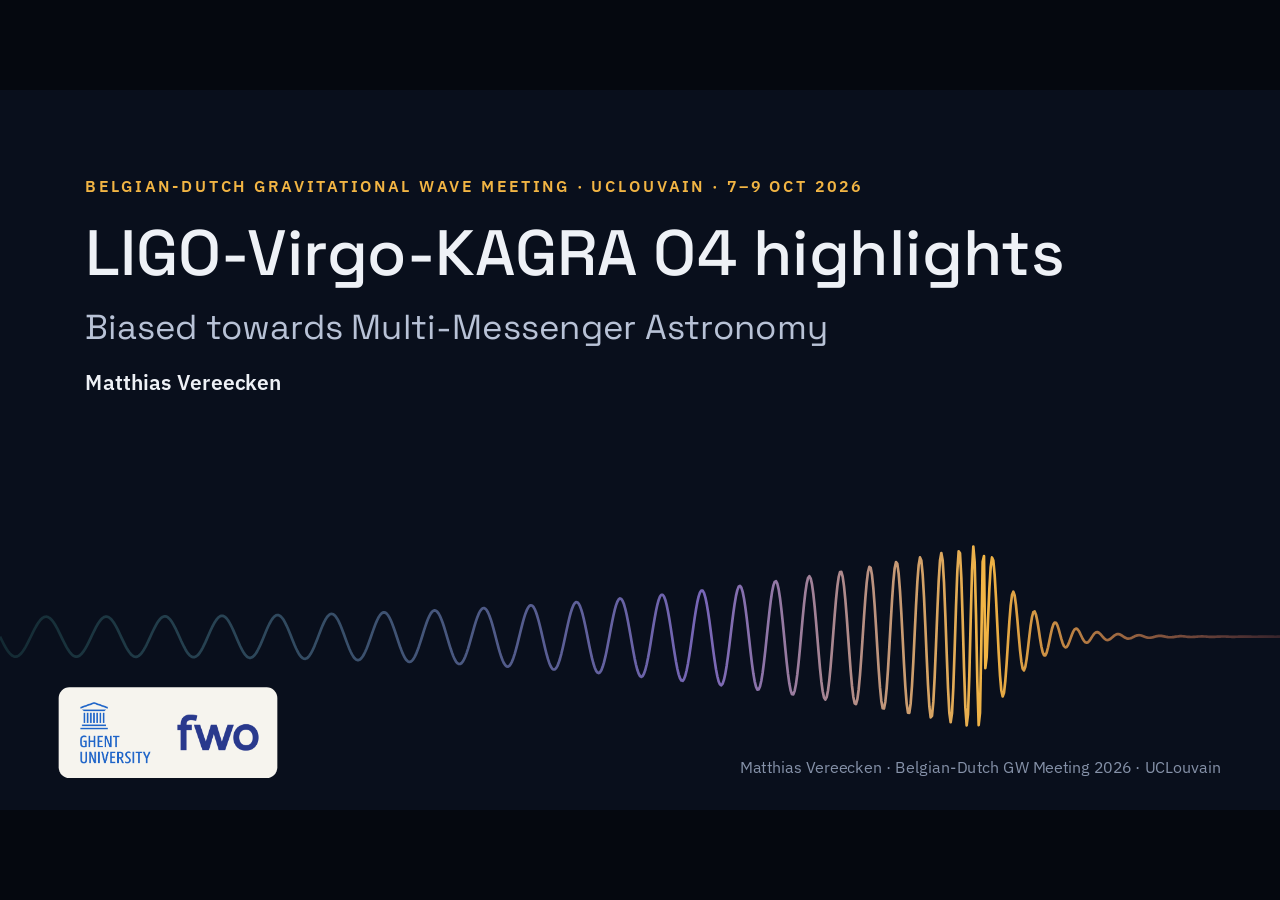
<file: 2026/benl_lln/index.html>
<!doctype html>
<html lang="en">
<head>
<meta charset="utf-8">
<meta name="viewport" content="width=device-width, initial-scale=1">
<title>Multi-messenger astronomy with GWs, gamma rays &amp; neutrinos</title>
<meta name="description" content="Matthias Vereecken, Belgian-Dutch Gravitational Wave Meeting, UCLouvain, 7-9 October 2026">
<link rel="stylesheet" href="fonts/fonts.css">
<link rel="stylesheet" href="deck.css">
</head>
<body>
<div id="viewport"><div id="stage">
<section data-n="1" id="cover" data-transition="fade" style="display:flex; flex-direction:column; gap:32px; padding:128px 128px 160px; background:#090f1c">
  <svg xmlns="http://www.w3.org/2000/svg" aria-label="" viewBox="0 0 1920 360" style="position:absolute; top:640px; left:0; width:1920px; height:360px"><defs><linearGradient id="g" x1="0" y1="0" x2="1920" y2="0" gradientUnits="userSpaceOnUse"><stop offset="0" stop-color="#4FC3B5" stop-opacity="0.15"/><stop offset="0.55" stop-color="#A78BFA" stop-opacity="0.7"/><stop offset="0.77" stop-color="#F2B544"/><stop offset="1" stop-color="#F07A6A" stop-opacity="0.2"/></linearGradient></defs><path d="M0,180.0 L2,184.0 L4,188.0 L6,191.8 L8,195.5 L10,198.8 L12,201.8 L14,204.4 L16,206.5 L18,208.2 L20,209.3 L22,209.9 L24,210.0 L26,209.5 L28,208.4 L30,206.8 L32,204.8 L34,202.2 L36,199.3 L38,196.0 L40,192.4 L42,188.5 L44,184.5 L46,180.5 L48,176.4 L50,172.3 L52,168.4 L54,164.8 L56,161.4 L58,158.3 L60,155.7 L62,153.5 L64,151.8 L66,150.7 L68,150.1 L70,150.0 L72,150.6 L74,151.7 L76,153.3 L78,155.4 L80,158.0 L82,161.0 L84,164.4 L86,168.1 L88,172.0 L90,176.1 L92,180.2 L94,184.4 L96,188.4 L98,192.3 L100,196.0 L102,199.4 L104,202.4 L106,204.9 L108,207.0 L110,208.6 L112,209.6 L114,210.0 L116,209.9 L118,209.2 L120,207.9 L122,206.1 L124,203.7 L126,200.9 L128,197.7 L130,194.2 L132,190.3 L134,186.3 L136,182.1 L138,177.9 L140,173.7 L142,169.7 L144,165.8 L146,162.2 L148,159.0 L150,156.2 L152,153.8 L154,152.0 L156,150.7 L158,150.0 L160,149.9 L162,150.4 L164,151.5 L166,153.1 L168,155.3 L170,158.0 L172,161.1 L174,164.6 L176,168.4 L178,172.5 L180,176.7 L182,181.0 L184,185.2 L186,189.4 L188,193.4 L190,197.1 L192,200.4 L194,203.4 L196,205.9 L198,207.9 L200,209.3 L202,210.1 L204,210.3 L206,209.9 L208,208.8 L210,207.2 L212,205.0 L214,202.3 L216,199.2 L218,195.6 L220,191.8 L222,187.6 L224,183.4 L226,179.0 L228,174.6 L230,170.4 L232,166.4 L234,162.6 L236,159.2 L238,156.2 L240,153.7 L242,151.7 L244,150.4 L246,149.6 L248,149.5 L250,150.0 L252,151.2 L254,153.0 L256,155.3 L258,158.1 L260,161.5 L262,165.2 L264,169.2 L266,173.5 L268,177.9 L270,182.3 L272,186.8 L274,191.0 L276,195.1 L278,198.8 L280,202.2 L282,205.1 L284,207.4 L286,209.2 L288,210.3 L290,210.8 L292,210.6 L294,209.8 L296,208.3 L298,206.3 L300,203.6 L302,200.4 L304,196.8 L306,192.8 L308,188.6 L310,184.1 L312,179.5 L314,175.0 L316,170.5 L318,166.2 L320,162.3 L322,158.7 L324,155.5 L326,152.9 L328,150.9 L330,149.5 L332,148.8 L334,148.8 L336,149.5 L338,150.8 L340,152.8 L342,155.4 L344,158.6 L346,162.2 L348,166.3 L350,170.6 L352,175.2 L354,179.9 L356,184.6 L358,189.2 L360,193.6 L362,197.7 L364,201.5 L366,204.7 L368,207.4 L370,209.5 L372,211.0 L374,211.7 L376,211.7 L378,211.0 L380,209.6 L382,207.5 L384,204.8 L386,201.5 L388,197.7 L390,193.5 L392,188.9 L394,184.2 L396,179.3 L398,174.5 L400,169.7 L402,165.2 L404,161.0 L406,157.3 L408,154.0 L410,151.4 L412,149.4 L414,148.1 L416,147.6 L418,147.8 L420,148.8 L422,150.5 L424,152.9 L426,155.9 L428,159.6 L430,163.7 L432,168.2 L434,173.0 L436,178.0 L438,183.0 L440,188.0 L442,192.9 L444,197.4 L446,201.5 L448,205.2 L450,208.2 L452,210.6 L454,212.2 L456,213.1 L458,213.2 L460,212.5 L462,211.0 L464,208.7 L466,205.8 L468,202.2 L470,198.0 L472,193.4 L474,188.5 L476,183.4 L478,178.1 L480,172.9 L482,167.8 L484,163.0 L486,158.6 L488,154.7 L490,151.4 L492,148.9 L494,147.0 L496,146.0 L498,145.9 L500,146.5 L502,148.0 L504,150.4 L506,153.4 L508,157.1 L510,161.5 L512,166.3 L514,171.4 L516,176.8 L518,182.3 L520,187.8 L522,193.1 L524,198.1 L526,202.6 L528,206.6 L530,209.9 L532,212.5 L534,214.2 L536,215.1 L538,215.1 L540,214.2 L542,212.4 L544,209.8 L546,206.4 L548,202.3 L550,197.6 L552,192.4 L554,186.9 L556,181.2 L558,175.4 L560,169.8 L562,164.3 L564,159.3 L566,154.7 L568,150.8 L570,147.7 L572,145.4 L574,144.0 L576,143.5 L578,144.0 L580,145.5 L582,147.9 L584,151.1 L586,155.1 L588,159.8 L590,165.1 L592,170.8 L594,176.7 L596,182.8 L598,188.9 L600,194.7 L602,200.1 L604,205.1 L606,209.4 L608,212.9 L610,215.5 L612,217.2 L614,217.9 L616,217.5 L618,216.1 L620,213.7 L622,210.4 L624,206.2 L626,201.3 L628,195.8 L630,189.8 L632,183.5 L634,177.1 L636,170.7 L638,164.6 L640,158.8 L642,153.6 L644,149.2 L646,145.5 L648,142.8 L650,141.2 L652,140.6 L654,141.1 L656,142.8 L658,145.5 L660,149.2 L662,153.8 L664,159.1 L666,165.1 L668,171.6 L670,178.3 L672,185.1 L674,191.8 L676,198.2 L678,204.1 L680,209.4 L682,213.8 L684,217.3 L686,219.7 L688,220.9 L690,221.0 L692,219.9 L694,217.6 L696,214.1 L698,209.7 L700,204.3 L702,198.3 L704,191.6 L706,184.5 L708,177.3 L710,170.1 L712,163.2 L714,156.7 L716,150.9 L718,145.9 L720,141.9 L722,139.1 L724,137.4 L726,137.1 L728,138.0 L730,140.2 L732,143.7 L734,148.2 L736,153.8 L738,160.2 L740,167.2 L742,174.7 L744,182.4 L746,190.1 L748,197.5 L750,204.4 L752,210.6 L754,215.8 L756,220.0 L758,223.0 L760,224.6 L762,224.9 L764,223.7 L766,221.2 L768,217.3 L770,212.3 L772,206.1 L774,199.1 L776,191.5 L778,183.4 L780,175.2 L782,167.1 L784,159.3 L786,152.2 L788,145.9 L790,140.7 L792,136.7 L794,134.0 L796,132.9 L798,133.3 L800,135.2 L802,138.6 L804,143.4 L806,149.4 L808,156.5 L810,164.4 L812,172.8 L814,181.6 L816,190.3 L818,198.8 L820,206.7 L822,213.8 L824,219.8 L826,224.4 L828,227.6 L830,229.3 L832,229.2 L834,227.5 L836,224.2 L838,219.3 L840,213.1 L842,205.7 L844,197.3 L846,188.3 L848,178.9 L850,169.6 L852,160.5 L854,152.0 L856,144.4 L858,138.1 L860,133.1 L862,129.8 L864,128.2 L866,128.4 L868,130.5 L870,134.3 L872,139.8 L874,146.7 L876,154.9 L878,164.0 L880,173.8 L882,183.9 L884,193.9 L886,203.4 L888,212.2 L890,219.9 L892,226.2 L894,230.9 L896,233.7 L898,234.6 L900,233.4 L902,230.3 L904,225.3 L906,218.6 L908,210.4 L910,201.0 L912,190.8 L914,180.0 L916,169.2 L918,158.7 L920,149.0 L922,140.3 L924,133.1 L926,127.6 L928,124.1 L930,122.7 L932,123.5 L934,126.5 L936,131.5 L938,138.5 L940,147.1 L942,157.1 L944,168.0 L946,179.5 L948,191.1 L950,202.4 L952,212.9 L954,222.1 L956,229.7 L958,235.4 L960,239.0 L962,240.2 L964,239.0 L966,235.4 L968,229.6 L970,221.7 L972,212.0 L974,201.0 L976,189.0 L978,176.5 L980,164.1 L982,152.3 L984,141.5 L986,132.2 L988,124.9 L990,119.8 L992,117.1 L994,117.1 L996,119.7 L998,124.9 L1000,132.5 L1002,142.2 L1004,153.5 L1006,166.1 L1008,179.4 L1010,192.8 L1012,205.7 L1014,217.7 L1016,228.1 L1018,236.5 L1020,242.4 L1022,245.7 L1024,246.2 L1026,243.7 L1028,238.3 L1030,230.4 L1032,220.1 L1034,207.9 L1036,194.4 L1038,180.1 L1040,165.7 L1042,151.9 L1044,139.2 L1046,128.2 L1048,119.6 L1050,113.6 L1052,110.7 L1054,111.0 L1056,114.4 L1058,121.0 L1060,130.4 L1062,142.2 L1064,155.8 L1066,170.8 L1068,186.2 L1070,201.6 L1072,216.0 L1074,228.8 L1076,239.4 L1078,247.2 L1080,251.7 L1082,252.9 L1084,250.4 L1086,244.5 L1088,235.4 L1090,223.5 L1092,209.2 L1094,193.4 L1096,176.8 L1098,160.3 L1100,144.5 L1102,130.5 L1104,118.8 L1106,110.2 L1108,105.0 L1110,103.7 L1112,106.3 L1114,112.8 L1116,122.8 L1118,135.9 L1120,151.4 L1122,168.6 L1124,186.5 L1126,204.2 L1128,220.8 L1130,235.4 L1132,247.0 L1134,255.2 L1136,259.4 L1138,259.2 L1140,254.8 L1142,246.1 L1144,233.8 L1146,218.3 L1148,200.6 L1150,181.5 L1152,162.2 L1154,143.8 L1156,127.2 L1158,113.5 L1160,103.5 L1162,97.8 L1164,96.8 L1166,100.6 L1168,109.1 L1170,121.9 L1172,138.2 L1174,157.1 L1176,177.5 L1178,198.3 L1180,218.2 L1182,235.9 L1184,250.4 L1186,260.8 L1188,266.3 L1190,266.5 L1192,261.3 L1194,251.1 L1196,236.2 L1198,217.8 L1200,196.7 L1202,174.4 L1204,152.2 L1206,131.7 L1208,114.0 L1210,100.5 L1212,92.1 L1214,89.3 L1216,92.5 L1218,101.6 L1220,116.0 L1222,134.8 L1224,156.9 L1226,180.8 L1228,204.8 L1230,227.4 L1232,246.8 L1234,261.9 L1236,271.3 L1238,274.4 L1240,270.8 L1242,260.7 L1244,244.7 L1246,223.8 L1248,199.6 L1250,173.7 L1252,148.0 L1254,124.4 L1256,104.8 L1258,90.6 L1260,83.0 L1262,82.8 L1264,90.0 L1266,104.2 L1268,124.5 L1270,149.3 L1272,176.8 L1274,204.8 L1276,231.1 L1278,253.6 L1280,270.4 L1282,279.9 L1284,281.2 L1286,274.2 L1288,259.2 L1290,237.4 L1292,210.5 L1294,180.7 L1296,150.5 L1298,122.5 L1300,99.3 L1302,83.0 L1304,75.2 L1306,76.7 L1308,87.6 L1310,107.1 L1312,133.6 L1314,164.6 L1316,197.5 L1318,229.0 L1320,256.2 L1322,276.4 L1324,287.3 L1326,287.8 L1328,277.6 L1330,257.5 L1332,229.3 L1334,195.7 L1336,160.1 L1338,126.2 L1340,97.5 L1342,77.3 L1344,68.0 L1346,70.8 L1348,85.6 L1350,111.2 L1352,144.8 L1354,182.8 L1356,221.1 L1358,254.9 L1360,280.4 L1362,294.1 L1364,294.2 L1366,280.2 L1368,253.6 L1370,217.4 L1372,175.9 L1374,134.4 L1376,98.3 L1378,72.7 L1380,61.1 L1382,65.8 L1384,86.4 L1386,120.5 L1388,163.7 L1390,209.9 L1392,252.3 L1394,284.4 L1396,301.0 L1398,298.9 L1400,277.9 L1402,240.7 L1404,192.9 L1406,142.2 L1408,97.1 L1410,65.8 L1412,54.5 L1414,65.9 L1416,98.8 L1418,147.8 L1420,204.0 L1422,256.4 L1424,294.1 L1426,308.4 L1428,295.1 L1430,255.9 L1432,198.4 L1434,135.4 L1436,81.9 L1438,52.0 L1440,54.9 L1442,91.8 L1444,154.4 L1446,226.1 L1448,285.7 L1450,313.1 L1452,296.6 L1454,238.5 L1456,156.7 L1458,81.4 L1460,44.9 L1462,68.2 L1464,147.1 L1466,247.2 L1468,312.8 L1470,294.4 L1472,188.8 L1474,67.6 L1476,59.2 L1478,227.2 L1480,210.7 L1482,156.0 L1484,108.8 L1486,75.8 L1488,61.2 L1490,65.8 L1492,87.6 L1494,122.1 L1496,163.0 L1498,203.7 L1500,237.9 L1502,260.8 L1504,269.7 L1506,264.2 L1508,246.1 L1510,219.2 L1512,188.2 L1514,158.0 L1516,133.4 L1518,117.6 L1520,112.5 L1522,118.2 L1524,132.9 L1526,153.8 L1528,177.3 L1530,199.6 L1532,217.2 L1534,228.0 L1536,230.6 L1538,225.2 L1540,213.3 L1542,197.1 L1544,179.5 L1546,163.1 L1548,150.5 L1550,143.3 L1552,142.2 L1554,147.0 L1556,156.6 L1558,169.0 L1560,182.3 L1562,194.3 L1564,203.2 L1566,208.0 L1568,208.1 L1570,203.9 L1572,196.3 L1574,186.8 L1576,176.9 L1578,168.1 L1580,161.8 L1582,158.7 L1584,159.1 L1586,162.7 L1588,168.7 L1590,176.0 L1592,183.4 L1594,189.8 L1596,194.2 L1598,196.1 L1600,195.4 L1602,192.4 L1604,187.7 L1606,182.2 L1608,176.7 L1610,172.1 L1612,169.0 L1614,167.8 L1616,168.6 L1618,171.1 L1620,174.8 L1622,179.0 L1624,183.1 L1626,186.4 L1628,188.5 L1630,189.1 L1632,188.3 L1634,186.3 L1636,183.5 L1638,180.3 L1640,177.3 L1642,174.9 L1644,173.5 L1646,173.2 L1648,173.9 L1650,175.5 L1652,177.7 L1654,180.1 L1656,182.3 L1658,184.0 L1660,185.0 L1662,185.1 L1664,184.4 L1666,183.1 L1668,181.4 L1670,179.6 L1672,178.0 L1674,176.8 L1676,176.2 L1678,176.2 L1680,176.8 L1682,177.8 L1684,179.1 L1686,180.5 L1688,181.6 L1690,182.5 L1692,182.9 L1694,182.8 L1696,182.3 L1698,181.5 L1700,180.5 L1702,179.5 L1704,178.7 L1706,178.1 L1708,177.8 L1710,177.9 L1712,178.3 L1714,179.0 L1716,179.7 L1718,180.5 L1720,181.1 L1722,181.5 L1724,181.6 L1726,181.5 L1728,181.2 L1730,180.7 L1732,180.1 L1734,179.6 L1736,179.1 L1738,178.8 L1740,178.8 L1742,178.9 L1744,179.2 L1746,179.5 L1748,180.0 L1750,180.4 L1752,180.7 L1754,180.9 L1756,180.9 L1758,180.8 L1760,180.6 L1762,180.3 L1764,180.0 L1766,179.7 L1768,179.5 L1770,179.3 L1772,179.3 L1774,179.4 L1776,179.6 L1778,179.8 L1780,180.1 L1782,180.3 L1784,180.4 L1786,180.5 L1788,180.5 L1790,180.4 L1792,180.3 L1794,180.1 L1796,179.9 L1798,179.8 L1800,179.7 L1802,179.6 L1804,179.6 L1806,179.7 L1808,179.8 L1810,179.9 L1812,180.1 L1814,180.2 L1816,180.3 L1818,180.3 L1820,180.3 L1822,180.2 L1824,180.1 L1826,180.0 L1828,179.9 L1830,179.9 L1832,179.8 L1834,179.8 L1836,179.8 L1838,179.8 L1840,179.9 L1842,180.0 L1844,180.1 L1846,180.1 L1848,180.2 L1850,180.2 L1852,180.2 L1854,180.1 L1856,180.1 L1858,180.0 L1860,179.9 L1862,179.9 L1864,179.9 L1866,179.9 L1868,179.9 L1870,179.9 L1872,180.0 L1874,180.0 L1876,180.0 L1878,180.1 L1880,180.1 L1882,180.1 L1884,180.1 L1886,180.1 L1888,180.0 L1890,180.0 L1892,180.0 L1894,179.9 L1896,179.9 L1898,179.9 L1900,179.9 L1902,180.0 L1904,180.0 L1906,180.0 L1908,180.0 L1910,180.0 L1912,180.1 L1914,180.1 L1916,180.0 L1918,180.0 L1920,180.0" fill="none" stroke="url(#g)" stroke-width="4" stroke-linejoin="round"/></svg>
  <p style="font-family:'IBM Plex Sans', Arial, sans-serif; font-size:24px; font-weight:600; letter-spacing:4px; text-transform:uppercase; color:#f2b544">Belgian-Dutch Gravitational Wave Meeting · UCLouvain · 7–9 Oct 2026</p>
  <h1 style="width:1600px; font-family:'Space Grotesk', Arial, sans-serif; font-size:96px; font-weight:500; line-height:1.05; color:#eef1f6">LIGO-Virgo-KAGRA O4 highlights</h1>
  <p style="font-family:'Space Grotesk', Arial, sans-serif; font-size:52px; line-height:1.15; color:#b8c2d6">Biased towards Multi-Messenger Astronomy</p>
  <p style="font-family:'IBM Plex Sans', Arial, sans-serif; font-size:32px; line-height:1.3; color:#b8c2d6"><span style="color:#eef1f6"><b>Matthias Vereecken</b></span></p>
  <div style="position:absolute; bottom:48px; left:88px; display:flex; flex-direction:row; gap:36px; align-items:center; padding:18px 28px; background:#f6f4ee; border-radius:16px">
    <img src="assets/16e89ce5eca51643581daba25642f5ce.png" alt="Ghent University logo" style="width:114px; height:100px; object-fit:contain">
    <img src="assets/b739869aa3154aca5b2cbb747a08516c.png" alt="FWO (Research Foundation – Flanders) logo" style="width:122px; height:55px; object-fit:contain">
  </div>
  <p style="position:absolute; right:88px; bottom:48px; width:780px; font-family:'IBM Plex Sans', Arial, sans-serif; font-size:24px; line-height:1.3; text-align:right; white-space:nowrap; color:#8591a8">Matthias Vereecken · Belgian-Dutch GW Meeting 2026 · UCLouvain</p>
</section>
<section data-n="2" id="act4" data-transition="fade" style="background:#090F1C; color:#EEF1F6; font-family:'IBM Plex Sans', Arial, sans-serif; padding:64px 88px 120px; display:flex; flex-direction:column; gap:28px"><div style="position:absolute; left:0; top:0; width:20px; height:1080px; background:#A78BFA"></div><p style="font-size:24px; font-weight:600; letter-spacing:4px; text-transform:uppercase; color:#A78BFA">GWTC-5.0 · May 2026</p><h2 style="font-family:'Space Grotesk', Arial, sans-serif; font-size:56px; font-weight:500; line-height:1.1; color:#EEF1F6">GWTC-5.0: the catalog update with O4b</h2><div style="flex:1; display:flex; gap:56px; align-items:center"><div style="background:#F6F4EE; border-radius:20px; padding:28px; display:flex; align-items:center; justify-content:center; flex:0 0 auto"><img src="assets/bce28e76cbc1723be132b6e913343c24.png" alt="Cumulative detections and candidates vs time, O1 through O4c" style="width:933px; height:680px; object-fit:contain"></div><div style="flex:1; display:flex; flex-direction:column; gap:40px"><div style="display:flex; flex-direction:column; padding:0 0 0 24px; border-left:4px solid #A78BFA"><p style="font-size:34px; line-height:1.35; color:#B8C2D6"><span style="color:#EEF1F6"><b>+161</b></span> O4b candidates → <span style="color:#EEF1F6"><b>390</b></span> events in GWTC-5.0</p></div><div style="display:flex; flex-direction:column; padding:0 0 0 24px; border-left:4px solid #A78BFA"><p style="font-size:34px; line-height:1.35; color:#B8C2D6"><span style="color:#EEF1F6"><b>+68</b></span> O4c public alerts → <span style="color:#EEF1F6"><b>458</b></span> in total</p></div><div style="display:flex; flex-direction:column; padding:0 0 0 24px; border-left:4px solid #A78BFA"><p style="font-size:34px; line-height:1.35; color:#B8C2D6">Loudest yet: <span style="color:#EEF1F6"><b>GW250114</b></span> (SNR &gt; 75)</p></div></div></div><p style="position:absolute; left:88px; bottom:48px; width:1000px; font-size:24px; line-height:1.3; color:#8591A8"><a target="_blank" rel="noopener" href="https://arxiv.org/abs/2605.27225">A. G. Abac et al. (LVK), arXiv:2605.27225 (2026)</a> · Figure: LIGO-G2302098, updated 25 May 2026</p><p style="position:absolute; right:88px; bottom:48px; width:780px; font-family:'IBM Plex Sans', Arial, sans-serif; font-size:24px; line-height:1.3; color:#8591A8; text-align:right; white-space:nowrap">Matthias Vereecken · Belgian-Dutch GW Meeting 2026 · UCLouvain · 2</p></section>
<section data-n="3" id="6b83c051" data-transition="fade" style="background:#000000">
  <video class="clip" src="assets/6051c31f819830ea931927a57bfa6f19.mp4" poster="assets/21a8440a3e4a0c565586c02b831569bb.jpg" style="position:absolute; left:0; top:0; width:1920px; height:1080px; object-fit:cover" aria-label="Animation: the gravitational-wave transient sky, one all-sky map per observing run (O1 to O4b), filling up with binary black hole, NSBH and BNS detections from GWTC-5.0 as each run progresses (1 s = 30 days)" loop playsinline preload="metadata"></video>
</section>
<section data-n="4" id="p21" data-transition="fade" style="display:flex; flex-direction:column; gap:28px; padding:64px 88px 120px; background:#0d1424">
  <p style="font-family:'IBM Plex Sans', Arial, sans-serif; font-size:24px; font-weight:600; letter-spacing:3px; text-transform:uppercase; color:#a78bfa">GWTC-5.0</p>
  <h2 style="font-family:'Space Grotesk', Arial, sans-serif; font-size:52px; font-weight:500; line-height:1.1; color:#eef1f6">Black hole masses peak near 10 M⊙</h2>
  <div style="flex:1"></div>
  <div style="display:flex; flex-direction:column; gap:16px; align-items:center; justify-content:center; flex:0 0 auto; align-self:center; padding:28px; background:#f6f4ee; border-radius:20px">
    <img src="assets/b3eccb528d69b56ddaccd9945336cb49.png" alt="BBH merger-rate density vs primary mass and mass ratio" style="width:1688px; height:547px; object-fit:contain">
  </div>
  <div style="flex:1"></div>
  <p style="position:absolute; bottom:48px; left:88px; width:900px; font-family:'IBM Plex Sans', Arial, sans-serif; font-size:24px; line-height:1.3; color:#8591a8"><a target="_blank" rel="noopener" href="https://arxiv.org/abs/2605.27226">A. G. Abac et al. (LIGO-Virgo-KAGRA Collaboration), arXiv:2605.27226 (2026)</a></p>
  <p style="position:absolute; right:88px; bottom:48px; width:780px; font-family:'IBM Plex Sans', Arial, sans-serif; font-size:24px; line-height:1.3; text-align:right; white-space:nowrap; color:#8591a8">Matthias Vereecken · Belgian-Dutch GW Meeting 2026 · UCLouvain · 4</p>
</section>
<section data-n="5" id="14535392" data-transition="fade" style="display:flex; flex-direction:column; gap:28px; padding:64px 88px 120px; background:#0d1424">
  <p style="font-family:'IBM Plex Sans', Arial, sans-serif; font-size:24px; font-weight:600; letter-spacing:3px; text-transform:uppercase; color:#A78BFA">GWTC-5.0</p>
  <h2 style="font-family:'Space Grotesk', Arial, sans-serif; font-size:52px; font-weight:500; line-height:1.1; color:#eef1f6">BBH merger rate tracks star formation</h2>
  <div style="flex:1"></div>
  <div style="display:flex; flex-direction:row; align-items:center; justify-content:center; flex:0 0 auto; align-self:center; padding:28px; background:#f6f4ee; border-radius:20px">
    <img src="assets/b50acdc85bba837b6c82b2b65156ea0a.webp" alt="BBH merger-rate density vs redshift with the star-formation rate (dashed), and the posterior on the redshift index kappa_z" style="width:1387px; height:520px; object-fit:contain">
  </div>
  <div style="flex:1"></div>
  <div style="display:flex; flex-direction:row; gap:48px">
    <div style="display:flex; flex-direction:column; flex:1; padding:0 0 0 20px; border-left:3px solid #a78bfa">
      <p style="font-family:'IBM Plex Sans', Arial, sans-serif; font-size:28px; line-height:1.35; color:#b8c2d6">Rate grows with redshift as a <span style="color:#eef1f6"><b>power law</b></span> in (1 + z)</p>
    </div>
    <div style="display:flex; flex-direction:column; flex:1; padding:0 0 0 20px; border-left:3px solid #a78bfa">
      <p style="font-family:'IBM Plex Sans', Arial, sans-serif; font-size:28px; line-height:1.35; color:#b8c2d6">Consistent with a simple power law and with the <span style="color:#eef1f6"><b>star-formation rate</b></span></p>
    </div>
  </div>
  <p style="position:absolute; bottom:48px; left:88px; width:900px; font-family:'IBM Plex Sans', Arial, sans-serif; font-size:24px; line-height:1.3; color:#8591a8"><a target="_blank" rel="noopener" href="https://arxiv.org/abs/2605.27226">A. G. Abac et al. (LIGO-Virgo-KAGRA Collaboration), arXiv:2605.27226 (2026)</a></p>
  <p style="position:absolute; right:88px; bottom:48px; width:780px; font-family:'IBM Plex Sans', Arial, sans-serif; font-size:24px; line-height:1.3; text-align:right; white-space:nowrap; color:#8591a8">Matthias Vereecken · Belgian-Dutch GW Meeting 2026 · UCLouvain · 5</p>
</section>
<section data-n="6" id="f841419a" data-transition="fade" style="background:#090f1c">
  <img src="assets/5533f3ef0fe13cb56c12838591c8dc52.webp" alt="mmrubin.png" id="990913fb" style="position:absolute; top:calc(50% - 0.01px); left:calc(50% - 0.01px); width:1919.97px; height:1079.98px; transform:translate(-50%, -50%)">
  <div style="position:absolute; top:0; left:0; width:20px; height:1080px; display:flex; flex-direction:column; background:#f2b544">
  </div>
  <div style="position:absolute; bottom:120px; left:88px; width:1160px; display:flex; flex-direction:column; gap:16px; padding:36px 44px; background:#090f1cc7; border-radius:16px">
    <p style="font-family:'IBM Plex Sans', Arial, sans-serif; font-size:24px; font-weight:600; letter-spacing:4px; text-transform:uppercase; color:#f2b544">Multi-messenger</p>
    <h1 style="font-family:'Space Grotesk', Arial, sans-serif; font-size:72px; font-weight:500; line-height:1.1; color:#eef1f6">Multi-messenger astronomy</h1>
    <p style="font-family:'IBM Plex Sans', Arial, sans-serif; font-size:30px; line-height:1.4; color:#b8c2d6">Gravitational waves, light, neutrinos and cosmic rays each see a different part of the same event</p>
  </div>
  <p style="position:absolute; right:48px; bottom:40px; width:820px; padding:8px 16px; font-size:24px; line-height:1.3; text-align:right; white-space:nowrap; color:#eef1f6; background:#090f1c99; border-radius:8px">Credit: RubinObs/NOIRLab/SLAC/NSF/DOE/AURA/P. Marenfeld</p>
</section>
<section data-n="7" id="act1" data-transition="fade" style="background:#090f1c">
  <p id="e2-1n551q" style="position:absolute; right:88px; bottom:48px; width:780px; font-family:'IBM Plex Sans', Arial, sans-serif; font-size:24px; line-height:1.3; text-align:right; white-space:nowrap; color:#8591a8">Matthias Vereecken · Belgian-Dutch GW Meeting 2026 · UCLouvain · 7</p>
  <p id="db1aea41" style="position:absolute; top:128px; left:176px; width:1616px; font-family:'IBM Plex Sans', Arial, sans-serif; font-size:24px; font-weight:600; letter-spacing:4px; text-transform:uppercase; color:#f2b544">2017</p>
  <h1 id="ef3197a9" style="position:absolute; top:194px; left:176px; width:1500px; font-family:'Space Grotesk', Arial, sans-serif; font-size:80px; font-weight:500; line-height:1.1; color:#eef1f6">GW170817</h1>
  <div style="position:absolute; top:340px; left:176px; width:620px; display:flex; flex-direction:column; gap:36px">
    <div style="display:flex; flex-direction:column; gap:8px">
      <p style="font-family:'Space Grotesk', Arial, sans-serif; font-size:88px; font-weight:500; line-height:1; white-space:nowrap; color:#f2b544">1.74 s</p>
      <p style="font-family:'IBM Plex Sans', Arial, sans-serif; font-size:26px; line-height:1.35; color:#b8c2d6">from merger to the gamma-ray burst</p>
    </div>
    <div style="display:flex; flex-direction:column; gap:24px; padding:32px 0 0; border-top:1px solid #2a3550">
      <div style="display:flex; flex-direction:column; padding:0 0 0 20px; border-left:3px solid #f2b544">
        <p style="font-family:'IBM Plex Sans', Arial, sans-serif; font-size:28px; line-height:1.35; color:#b8c2d6">Neutron star mergers make <span style="color:#eef1f6"><b>short GRBs</b></span></p>
      </div>
      <div style="display:flex; flex-direction:column; padding:0 0 0 20px; border-left:3px solid #f2b544">
        <p style="font-family:'IBM Plex Sans', Arial, sans-serif; font-size:28px; line-height:1.35; color:#b8c2d6">Gravity moves at light speed: <span style="color:#eef1f6"><b>|v_GW − c|/c ≲ 10⁻¹⁵</b></span></p>
      </div>
      <div style="display:flex; flex-direction:column; padding:0 0 0 20px; border-left:3px solid #f2b544">
        <p style="font-family:'IBM Plex Sans', Arial, sans-serif; font-size:28px; line-height:1.35; color:#b8c2d6">Tight bounds on <span style="color:#eef1f6"><b>Lorentz violation</b></span></p>
      </div>
    </div>
  </div>
  <video class="clip" src="assets/eb8b0aab7fd05f0fbe40b73dd50489b4.mp4" poster="assets/45fc27108c6f3e9a6aeba89d8759dc4a.jpg" style="position:absolute; top:320px; left:872px; width:960px; height:540px; border-radius:16px; object-fit:cover" aria-label="Animation: Fermi-GBM gamma-ray light curve of GRB 170817A above the LIGO time-frequency chirp of GW170817; the gamma-ray burst arrives about 1.7 s after the merger" loop playsinline preload="metadata"></video>
  <p style="position:absolute; top:872px; left:872px; width:960px; font-family:'IBM Plex Sans', Arial, sans-serif; font-size:22px; line-height:1.3; color:#8591a8">Animation: NASA Goddard Space Flight Center, Caltech/MIT/LIGO Lab</p>
  <p style="position:absolute; bottom:48px; left:88px; width:900px; font-family:'IBM Plex Sans', Arial, sans-serif; font-size:24px; line-height:1.3; color:#8591a8"><a target="_blank" rel="noopener" href="https://arxiv.org/abs/1710.05834">B. P. Abbott et al. (LIGO-Virgo, Fermi-GBM &amp; INTEGRAL), ApJL 848, L13 (2017)</a></p>
</section>
<section data-n="8" id="kilonova" data-transition="fade" style="background:#0d1424">
  <p style="position:absolute; top:64px; left:88px; width:900px; font-family:'IBM Plex Sans', Arial, sans-serif; font-size:24px; font-weight:600; letter-spacing:3px; text-transform:uppercase; color:#F2B544">GW170817 · Background</p>
  <div style="position:absolute; top:131px; left:88px; width:800px; height:758px; display:flex; flex-direction:column; align-items:center; justify-content:center; padding:24px; background:#f6f4ee; border-radius:20px">
    <img src="assets/d522ca3c8118bc2ec74d12c9a86147e9.png" alt="Schematic of a neutron star merger: black hole, relativistic jet producing the GRB and afterglow, merger ejecta producing the kilonova, and ejecta–ISM shock in the radio" style="width:752px; height:710px; object-fit:contain">
  </div>
  <p style="position:absolute; top:901px; left:88px; width:800px; font-family:'IBM Plex Sans', Arial, sans-serif; font-size:24px; line-height:1.3; color:#8591a8">Credit: <a target="_blank" rel="noopener" href="https://link.springer.com/article/10.1007/s41114-019-0024-0">Metzger, Living Rev. Relativ. 23, 1 (2020)</a></p>
  <h2 style="position:absolute; top:130px; left:960px; width:872px; font-family:'Space Grotesk', Arial, sans-serif; font-size:52px; font-weight:500; line-height:1.1; color:#eef1f6">GRB, kilonova and afterglow</h2>
  <video class="clip gifv" src="assets/1529fe282e031d8353657560760c362c.mp4" poster="assets/1529fe282e031d8353657560760c362c.poster.jpg" style="position:absolute; top:340px; left:960px; width:872px; height:490px; border-radius:8px; object-fit:fill" aria-label="Animation of a neutron star merger launching a jet, with the kilonova ejecta (NASA Fermi)" loop muted playsinline preload="metadata"></video>
  <p style="position:absolute; top:842px; left:960px; width:872px; font-family:'IBM Plex Sans', Arial, sans-serif; font-size:24px; line-height:1.3; color:#8591a8">Credit: <a target="_blank" rel="noopener" href="https://fermi.gsfc.nasa.gov/fermi10/fridays/08172018.html">Fermi/NASA</a></p>
  <p style="position:absolute; right:88px; bottom:48px; width:780px; font-family:'IBM Plex Sans', Arial, sans-serif; font-size:24px; line-height:1.3; text-align:right; white-space:nowrap; color:#8591a8">Matthias Vereecken · Belgian-Dutch GW Meeting 2026 · UCLouvain · 8</p>
</section>
<section data-n="9" id="icsky" data-transition="fade" style="background:#090F1C; color:#EEF1F6; font-family:'IBM Plex Sans', Arial, sans-serif; padding:64px 88px 120px"><div style="position:absolute; left:0; top:0; width:20px; height:1080px; background:#5AA9E6"></div>
<p style="position:absolute; left:88px; top:64px; width:900px; font-size:24px; font-weight:600; letter-spacing:4px; text-transform:uppercase; color:#5AA9E6">Neutrino follow-up</p>
<h2 style="position:absolute; left:88px; top:120px; width:1744px; font-family:'Space Grotesk', Arial, sans-serif; font-size:56px; font-weight:500; line-height:1.1; color:#EEF1F6">High-energy neutrinos?</h2>
<p style="position:absolute; left:88px; top:186px; width:1100px; font-size:28px; line-height:1.3; color:#B8C2D6">An isotropic neutrino sky, sources mostly unknown</p>
<div style="position:absolute; left:91px; top:268px; width:1054px; height:650px; background:#F6F4EE; border-radius:20px; padding:24px; display:flex; align-items:center; justify-content:center"><img src="assets/4e5051fa9e8f9cf7f8ca00796b604746.png" alt="Sky map in Galactic coordinates of the arrival directions of IceCube's most energetic neutrino events, with Earth absorption shading and TXS 0506+056 marked" style="width:1006px; height:602px; object-fit:contain"></div>
<p style="position:absolute; left:91px; top:928px; width:1060px; font-size:24px; line-height:1.3; color:#8591A8">Credit: <a target="_blank" rel="noopener" href="https://arxiv.org/abs/1903.04334">arXiv:1903.04334</a></p>
<img src="assets/81394dffe7f932fe8fea87a63b861ef3.jpg" alt="Cartoon: a glowing ghost neutrino streaks towards Earth, watched by a penguin with a magnifying glass and a Nobel medal at the South Pole (IceCube) and an orca in the Mediterranean (KM3NeT)" style="position:absolute; left:1210px; top:328px; width:622px; height:498px; object-fit:cover; border-radius:12px">
<p style="position:absolute; right:88px; bottom:48px; width:780px; font-family:'IBM Plex Sans', Arial, sans-serif; font-size:24px; line-height:1.3; color:#8591A8; text-align:right; white-space:nowrap">Matthias Vereecken · Belgian-Dutch GW Meeting 2026 · UCLouvain · 9</p>
</section>
<section data-n="10" id="nugrb" data-transition="fade" style="background:#0D1424; color:#EEF1F6; font-family:'IBM Plex Sans', Arial, sans-serif; padding:64px 88px 120px; display:flex; flex-direction:column; gap:24px"><p style="font-size:24px; font-weight:600; letter-spacing:3px; text-transform:uppercase; color:#5AA9E6">Neutrino follow-up · Background</p><h2 style="font-family:'Space Grotesk', Arial, sans-serif; font-size:56px; font-weight:500; line-height:1.1; color:#EEF1F6">No neutrinos from GRBs or GW170817</h2><div style="flex:1; display:flex; gap:40px; align-items:flex-start"><div style="width:626px; display:flex; flex-direction:column; gap:16px"><div style="display:flex; align-items:baseline; gap:20px"><p style="font-family:'Space Grotesk', Arial, sans-serif; font-size:60px; font-weight:500; line-height:1; color:#5AA9E6; white-space:nowrap">≲ 1%</p><p style="font-size:26px; line-height:1.3; color:#B8C2D6">of the diffuse flux from <span style="color:#EEF1F6"><b>prompt GRB</b></span> emission</p></div><div style="background:#F6F4EE; border-radius:20px; padding:24px; display:flex; align-items:center; justify-content:center; align-self:flex-start"><img src="assets/45c874cdf4a3484ce93ac376dcdca2de.png" alt="Stacked GRB neutrino limits compared with the IceCube diffuse astrophysical flux and shell-model predictions" style="width:578px; height:340px; object-fit:contain"></div><p style="font-size:22px; line-height:1.3; color:#8591A8"><a target="_blank" rel="noopener" href="https://arxiv.org/abs/2205.11410">R. Abbasi et al. (IceCube), ApJ 937, 109 (2022)</a></p></div><div style="width:541px; display:flex; flex-direction:column; gap:16px"><div style="display:flex; align-items:baseline; gap:20px"><p style="font-family:'Space Grotesk', Arial, sans-serif; font-size:60px; font-weight:500; line-height:1; color:#5AA9E6; white-space:nowrap">0</p><p style="font-size:26px; line-height:1.3; color:#B8C2D6">neutrinos from <span style="color:#EEF1F6"><b>GRB 221009A</b></span>, the brightest GRB ever</p></div><div style="background:#F6F4EE; border-radius:20px; padding:24px; display:flex; align-items:center; justify-content:center; align-self:flex-start"><img src="assets/3e826120f8fc48ebdd74a79c2f116217.png" alt="IceCube upper limits for GRB 221009A from MeV to PeV compared with Fermi-GBM, Fermi-LAT and HAWC" style="width:493px; height:340px; object-fit:contain"></div><p style="font-size:22px; line-height:1.3; color:#8591A8"><a target="_blank" rel="noopener" href="https://arxiv.org/abs/2302.05459">R. Abbasi et al. (IceCube), ApJL 946, L26 (2023)</a></p></div><div style="width:497px; display:flex; flex-direction:column; gap:16px"><div style="display:flex; align-items:baseline; gap:20px"><p style="font-family:'Space Grotesk', Arial, sans-serif; font-size:60px; font-weight:500; line-height:1; color:#5AA9E6; white-space:nowrap">0</p><p style="font-size:26px; line-height:1.3; color:#B8C2D6">neutrinos from <span style="color:#EEF1F6"><b>GW170817</b></span>: a jet seen off-axis</p></div><div style="background:#F6F4EE; border-radius:20px; padding:24px; display:flex; align-items:center; justify-content:center; align-self:flex-start"><img src="assets/9c742a1e6cb433342bb89b6de2425cea.png" alt="Neutrino fluence upper limits vs energy for GW170817, compared with jet models" style="width:420px; height:517px; object-fit:contain"></div><p style="font-size:22px; line-height:1.3; color:#8591A8"><a target="_blank" rel="noopener" href="https://arxiv.org/abs/1710.05839">A. Albert et al. (ANTARES, IceCube, Auger &amp; LVC), ApJL 850, L35 (2017)</a></p></div></div><p style="position:absolute; right:88px; bottom:48px; width:780px; font-family:'IBM Plex Sans', Arial, sans-serif; font-size:24px; line-height:1.3; color:#8591A8; text-align:right; white-space:nowrap">Matthias Vereecken · Belgian-Dutch GW Meeting 2026 · UCLouvain · 10</p></section>
<section data-n="11" id="p25" data-transition="fade" style="background:#0D1424; color:#EEF1F6; font-family:'IBM Plex Sans', Arial, sans-serif; padding:64px 88px 120px; display:flex; flex-direction:column; gap:28px"><p style="font-size:24px; font-weight:600; letter-spacing:3px; text-transform:uppercase; color:#5AA9E6">Neutrino follow-up · O4a</p><h2 style="font-family:'Space Grotesk', Arial, sans-serif; font-size:52px; font-weight:500; line-height:1.1; color:#EEF1F6">1,030 O4a alerts: no neutrino counterpart</h2><div style="flex:1"></div><div style="background:#F6F4EE; border-radius:20px; padding:28px; display:flex; flex-direction:column; gap:16px; align-items:center; justify-content:center; flex:0 0 auto; align-self:center"><img src="assets/c570a713689117f304104e50270a7532.png" alt="90% upper limits on isotropic ν_μ + ν̄_μ energy vs luminosity distance, with the IceCube sensitivity band" style="width:801px; height:600px; object-fit:contain;"></div><div style="flex:1"></div><p style="position:absolute; left:88px; bottom:48px; width:900px; font-size:24px; line-height:1.3; color:#8591A8"><a target="_blank" rel="noopener" href="https://arxiv.org/abs/2606.13762">R. Abbasi et al. (IceCube Collaboration), arXiv:2606.13762 (2026)</a></p><p style="position:absolute; right:88px; bottom:48px; width:780px; font-family:'IBM Plex Sans', Arial, sans-serif; font-size:24px; line-height:1.3; color:#8591A8; text-align:right; white-space:nowrap">Matthias Vereecken · Belgian-Dutch GW Meeting 2026 · UCLouvain · 11</p></section>
<section data-n="12" id="e59fcfb7" style="background:#090f1c">
  <img src="assets/0c84241945ef0341b07e14d46c9e20f3.webp" alt="Untitled.png" id="c5c76706" style="position:absolute; left:0; top:0; width:1920px; height:1080px; object-fit:contain">
</section>
<section data-n="13" id="summary" data-transition="fade" style="display:flex; flex-direction:column; gap:24px; padding:64px 88px 120px; background:#090f1c">
  <div style="position:absolute; top:0; left:0; width:20px; height:1080px; display:flex; flex-direction:column; background:#4fc3b5">
  </div>
  <p style="font-family:'IBM Plex Sans', Arial, sans-serif; font-size:24px; font-weight:600; letter-spacing:4px; text-transform:uppercase; color:#4fc3b5">Targeted searches · O3–O4</p>
  <h2 style="font-family:'Space Grotesk', Arial, sans-serif; font-size:56px; font-weight:500; line-height:1.1; color:#eef1f6">Every messenger is a GW trigger</h2>
  <div style="display:grid; gap:32px; grid-template-columns:1fr 1fr 1fr">
    <div style="display:flex; flex-direction:column; gap:12px; padding:0 0 20px; background:#16203a; border-top:4px solid #f2b544; border-radius:0 0 16px 16px; overflow:hidden">
      <img src="assets/474978266b227bda0905effa9ee93ee2.gif" alt="Animation of two neutron stars spiralling together" style="width:560px; height:236px">
      <div style="display:flex; flex-direction:column; gap:4px; padding:0 24px">
        <p style="font-family:'Space Grotesk', Arial, sans-serif; font-size:34px; font-weight:500; line-height:1.1; color:#eef1f6">Short GRBs</p>
        <p style="font-family:'IBM Plex Sans', Arial, sans-serif; font-size:24px; line-height:1.3; color:#b8c2d6">Binary neutron star mergers</p>
      </div>
    </div>
    <div style="display:flex; flex-direction:column; gap:12px; padding:0 0 20px; background:#16203a; border-top:4px solid #f07a6a; border-radius:0 0 16px 16px; overflow:hidden">
      <img src="assets/23d996afdb599070c47cd22ac112f4dc.gif" alt="Animation of a massive star collapsing" style="width:560px; height:236px">
      <div style="display:flex; flex-direction:column; gap:4px; padding:0 24px">
        <p style="font-family:'Space Grotesk', Arial, sans-serif; font-size:34px; font-weight:500; line-height:1.1; color:#eef1f6">Long GRBs</p>
        <p style="font-family:'IBM Plex Sans', Arial, sans-serif; font-size:24px; line-height:1.3; color:#b8c2d6">Collapsing massive stars</p>
      </div>
    </div>
    <div style="display:flex; flex-direction:column; gap:12px; padding:0 0 20px; background:#16203a; border-top:4px solid #f2b544; border-radius:0 0 16px 16px; overflow:hidden">
      <video class="clip gifv" src="assets/1529fe282e031d8353657560760c362c.mp4" poster="assets/1529fe282e031d8353657560760c362c.poster.jpg" style="width:560px; height:236px; object-fit:fill" aria-label="Animation of a merger jet and kilonova ejecta" loop muted playsinline preload="metadata"></video>
      <div style="display:flex; flex-direction:column; gap:4px; padding:0 24px">
        <p style="font-family:'Space Grotesk', Arial, sans-serif; font-size:34px; font-weight:500; line-height:1.1; color:#eef1f6">Kilonovae</p>
        <p style="font-family:'IBM Plex Sans', Arial, sans-serif; font-size:24px; line-height:1.3; color:#b8c2d6">r-process glow of merger ejecta</p>
      </div>
    </div>
    <div style="display:flex; flex-direction:column; gap:12px; padding:0 0 20px; background:#16203a; border-top:4px solid #a78bfa; border-radius:0 0 16px 16px; overflow:hidden">
      <img src="assets/721d7375aebaf6ca3743714ca957a5c1.jpg" alt="Magnetar cartoon: bursts and starquakes" style="width:560px; height:236px">
      <div style="display:flex; flex-direction:column; gap:4px; padding:0 24px">
        <p style="font-family:'Space Grotesk', Arial, sans-serif; font-size:34px; font-weight:500; line-height:1.1; color:#eef1f6">Magnetars</p>
        <p style="font-family:'IBM Plex Sans', Arial, sans-serif; font-size:24px; line-height:1.3; color:#b8c2d6">Giant flares and starquakes</p>
      </div>
    </div>
    <div style="display:flex; flex-direction:column; gap:12px; padding:0 0 20px; background:#16203a; border-top:4px solid #4fc3b5; border-radius:0 0 16px 16px; overflow:hidden">
      <svg xmlns="http://www.w3.org/2000/svg" aria-label="Schematic fast radio burst: a millisecond pulse sweeping from high to low radio frequency (dispersion)" viewBox="0 0 560 260" preserveAspectRatio="none" style="width:560px; height:236px; border-radius:12px"><rect width="560" height="260" fill="#0A1020"/><circle cx="133" cy="141" r="1.5" fill="#4FC3B5" fill-opacity="0.33"/><circle cx="350" cy="17" r="1.0" fill="#4FC3B5" fill-opacity="0.40"/><circle cx="145" cy="61" r="2.4" fill="#4FC3B5" fill-opacity="0.29"/><circle cx="468" cy="124" r="1.9" fill="#4FC3B5" fill-opacity="0.20"/><circle cx="356" cy="226" r="1.7" fill="#4FC3B5" fill-opacity="0.37"/><circle cx="376" cy="17" r="2.1" fill="#4FC3B5" fill-opacity="0.33"/><circle cx="169" cy="8" r="2.2" fill="#4FC3B5" fill-opacity="0.29"/><circle cx="403" cy="228" r="2.0" fill="#4FC3B5" fill-opacity="0.43"/><circle cx="221" cy="208" r="1.6" fill="#4FC3B5" fill-opacity="0.43"/><circle cx="492" cy="25" r="1.2" fill="#4FC3B5" fill-opacity="0.22"/><circle cx="541" cy="113" r="1.9" fill="#4FC3B5" fill-opacity="0.24"/><circle cx="284" cy="100" r="1.5" fill="#4FC3B5" fill-opacity="0.33"/><circle cx="327" cy="235" r="2.0" fill="#4FC3B5" fill-opacity="0.43"/><circle cx="480" cy="258" r="1.9" fill="#4FC3B5" fill-opacity="0.20"/><circle cx="482" cy="251" r="2.3" fill="#4FC3B5" fill-opacity="0.32"/><circle cx="400" cy="55" r="2.2" fill="#4FC3B5" fill-opacity="0.32"/><circle cx="160" cy="16" r="2.2" fill="#4FC3B5" fill-opacity="0.45"/><circle cx="50" cy="208" r="1.6" fill="#4FC3B5" fill-opacity="0.20"/><circle cx="165" cy="200" r="2.2" fill="#4FC3B5" fill-opacity="0.16"/><circle cx="344" cy="12" r="2.0" fill="#4FC3B5" fill-opacity="0.25"/><circle cx="493" cy="255" r="1.7" fill="#4FC3B5" fill-opacity="0.45"/><circle cx="173" cy="20" r="1.8" fill="#4FC3B5" fill-opacity="0.16"/><circle cx="111" cy="106" r="1.9" fill="#4FC3B5" fill-opacity="0.20"/><circle cx="24" cy="226" r="1.4" fill="#4FC3B5" fill-opacity="0.44"/><circle cx="502" cy="98" r="1.6" fill="#4FC3B5" fill-opacity="0.31"/><circle cx="361" cy="155" r="1.8" fill="#4FC3B5" fill-opacity="0.34"/><circle cx="527" cy="132" r="1.6" fill="#4FC3B5" fill-opacity="0.37"/><circle cx="133" cy="78" r="2.4" fill="#4FC3B5" fill-opacity="0.31"/><circle cx="307" cy="3" r="1.6" fill="#4FC3B5" fill-opacity="0.32"/><circle cx="11" cy="160" r="1.9" fill="#4FC3B5" fill-opacity="0.17"/><circle cx="351" cy="121" r="2.0" fill="#4FC3B5" fill-opacity="0.26"/><circle cx="396" cy="192" r="1.0" fill="#4FC3B5" fill-opacity="0.17"/><circle cx="379" cy="250" r="1.4" fill="#4FC3B5" fill-opacity="0.29"/><circle cx="332" cy="83" r="1.5" fill="#4FC3B5" fill-opacity="0.24"/><circle cx="207" cy="155" r="1.4" fill="#4FC3B5" fill-opacity="0.26"/><circle cx="432" cy="7" r="1.8" fill="#4FC3B5" fill-opacity="0.37"/><circle cx="174" cy="58" r="2.1" fill="#4FC3B5" fill-opacity="0.22"/><circle cx="105" cy="113" r="2.0" fill="#4FC3B5" fill-opacity="0.18"/><circle cx="180" cy="87" r="2.2" fill="#4FC3B5" fill-opacity="0.28"/><circle cx="479" cy="44" r="1.5" fill="#4FC3B5" fill-opacity="0.35"/><circle cx="496" cy="117" r="1.3" fill="#4FC3B5" fill-opacity="0.19"/><circle cx="297" cy="50" r="2.1" fill="#4FC3B5" fill-opacity="0.40"/><circle cx="103" cy="72" r="2.1" fill="#4FC3B5" fill-opacity="0.34"/><circle cx="452" cy="90" r="1.2" fill="#4FC3B5" fill-opacity="0.24"/><circle cx="445" cy="71" r="1.5" fill="#4FC3B5" fill-opacity="0.28"/><circle cx="235" cy="106" r="2.3" fill="#4FC3B5" fill-opacity="0.20"/><circle cx="3" cy="245" r="2.2" fill="#4FC3B5" fill-opacity="0.45"/><circle cx="243" cy="247" r="2.3" fill="#4FC3B5" fill-opacity="0.22"/><circle cx="417" cy="218" r="1.9" fill="#4FC3B5" fill-opacity="0.31"/><circle cx="162" cy="89" r="1.3" fill="#4FC3B5" fill-opacity="0.17"/><circle cx="330" cy="75" r="2.1" fill="#4FC3B5" fill-opacity="0.16"/><circle cx="506" cy="180" r="2.3" fill="#4FC3B5" fill-opacity="0.42"/><circle cx="504" cy="150" r="1.0" fill="#4FC3B5" fill-opacity="0.37"/><circle cx="96" cy="78" r="1.9" fill="#4FC3B5" fill-opacity="0.31"/><circle cx="232" cy="244" r="1.9" fill="#4FC3B5" fill-opacity="0.25"/><circle cx="141" cy="224" r="1.7" fill="#4FC3B5" fill-opacity="0.38"/><circle cx="197" cy="51" r="1.7" fill="#4FC3B5" fill-opacity="0.40"/><circle cx="96" cy="206" r="2.3" fill="#4FC3B5" fill-opacity="0.39"/><circle cx="461" cy="2" r="1.9" fill="#4FC3B5" fill-opacity="0.41"/><circle cx="28" cy="71" r="1.4" fill="#4FC3B5" fill-opacity="0.31"/><circle cx="237" cy="123" r="2.1" fill="#4FC3B5" fill-opacity="0.15"/><circle cx="31" cy="33" r="1.2" fill="#4FC3B5" fill-opacity="0.17"/><circle cx="546" cy="222" r="1.1" fill="#4FC3B5" fill-opacity="0.30"/><circle cx="177" cy="82" r="1.5" fill="#4FC3B5" fill-opacity="0.34"/><circle cx="329" cy="94" r="1.3" fill="#4FC3B5" fill-opacity="0.25"/><circle cx="69" cy="144" r="2.0" fill="#4FC3B5" fill-opacity="0.26"/><circle cx="45" cy="46" r="1.5" fill="#4FC3B5" fill-opacity="0.33"/><circle cx="438" cy="99" r="2.1" fill="#4FC3B5" fill-opacity="0.34"/><circle cx="242" cy="97" r="1.7" fill="#4FC3B5" fill-opacity="0.36"/><circle cx="235" cy="180" r="1.6" fill="#4FC3B5" fill-opacity="0.22"/><circle cx="300" cy="181" r="1.1" fill="#4FC3B5" fill-opacity="0.28"/><circle cx="238" cy="229" r="2.3" fill="#4FC3B5" fill-opacity="0.26"/><circle cx="503" cy="206" r="1.4" fill="#4FC3B5" fill-opacity="0.29"/><circle cx="69" cy="211" r="1.9" fill="#4FC3B5" fill-opacity="0.42"/><circle cx="444" cy="174" r="2.0" fill="#4FC3B5" fill-opacity="0.32"/><circle cx="58" cy="153" r="1.0" fill="#4FC3B5" fill-opacity="0.19"/><circle cx="434" cy="12" r="1.1" fill="#4FC3B5" fill-opacity="0.18"/><circle cx="493" cy="47" r="1.0" fill="#4FC3B5" fill-opacity="0.40"/><circle cx="68" cy="219" r="1.9" fill="#4FC3B5" fill-opacity="0.40"/><circle cx="533" cy="151" r="2.1" fill="#4FC3B5" fill-opacity="0.16"/><circle cx="430" cy="133" r="2.0" fill="#4FC3B5" fill-opacity="0.18"/><circle cx="419" cy="243" r="1.1" fill="#4FC3B5" fill-opacity="0.25"/><circle cx="316" cy="215" r="1.3" fill="#4FC3B5" fill-opacity="0.20"/><circle cx="140" cy="160" r="2.1" fill="#4FC3B5" fill-opacity="0.27"/><circle cx="206" cy="103" r="1.5" fill="#4FC3B5" fill-opacity="0.28"/><circle cx="47" cy="130" r="2.4" fill="#4FC3B5" fill-opacity="0.27"/><circle cx="419" cy="42" r="2.0" fill="#4FC3B5" fill-opacity="0.38"/><circle cx="377" cy="134" r="1.7" fill="#4FC3B5" fill-opacity="0.34"/><circle cx="503" cy="39" r="1.1" fill="#4FC3B5" fill-opacity="0.37"/><circle cx="513" cy="134" r="1.6" fill="#4FC3B5" fill-opacity="0.37"/><circle cx="104" cy="70" r="1.3" fill="#4FC3B5" fill-opacity="0.33"/><circle cx="176" cy="60" r="2.0" fill="#4FC3B5" fill-opacity="0.44"/><circle cx="166" cy="183" r="1.6" fill="#4FC3B5" fill-opacity="0.41"/><circle cx="327" cy="69" r="1.3" fill="#4FC3B5" fill-opacity="0.16"/><circle cx="269" cy="100" r="1.2" fill="#4FC3B5" fill-opacity="0.26"/><circle cx="180" cy="201" r="1.2" fill="#4FC3B5" fill-opacity="0.45"/><circle cx="269" cy="156" r="1.7" fill="#4FC3B5" fill-opacity="0.40"/><circle cx="460" cy="145" r="1.7" fill="#4FC3B5" fill-opacity="0.37"/><circle cx="480" cy="104" r="2.0" fill="#4FC3B5" fill-opacity="0.44"/><circle cx="262" cy="60" r="1.3" fill="#4FC3B5" fill-opacity="0.37"/><circle cx="378" cy="249" r="2.2" fill="#4FC3B5" fill-opacity="0.22"/><circle cx="106" cy="67" r="1.3" fill="#4FC3B5" fill-opacity="0.36"/><circle cx="481" cy="234" r="1.4" fill="#4FC3B5" fill-opacity="0.41"/><circle cx="176" cy="110" r="2.0" fill="#4FC3B5" fill-opacity="0.18"/><circle cx="52" cy="217" r="1.4" fill="#4FC3B5" fill-opacity="0.26"/><circle cx="325" cy="176" r="1.0" fill="#4FC3B5" fill-opacity="0.25"/><circle cx="244" cy="126" r="1.3" fill="#4FC3B5" fill-opacity="0.33"/><circle cx="535" cy="102" r="1.8" fill="#4FC3B5" fill-opacity="0.19"/><circle cx="154" cy="173" r="1.2" fill="#4FC3B5" fill-opacity="0.42"/><circle cx="509" cy="25" r="2.3" fill="#4FC3B5" fill-opacity="0.26"/><circle cx="433" cy="197" r="1.4" fill="#4FC3B5" fill-opacity="0.35"/><circle cx="366" cy="210" r="1.4" fill="#4FC3B5" fill-opacity="0.38"/><circle cx="538" cy="175" r="1.8" fill="#4FC3B5" fill-opacity="0.18"/><circle cx="277" cy="92" r="2.0" fill="#4FC3B5" fill-opacity="0.35"/><circle cx="317" cy="47" r="1.9" fill="#4FC3B5" fill-opacity="0.34"/><circle cx="100" cy="231" r="1.9" fill="#4FC3B5" fill-opacity="0.19"/><circle cx="522" cy="37" r="1.5" fill="#4FC3B5" fill-opacity="0.37"/><circle cx="335" cy="144" r="1.9" fill="#4FC3B5" fill-opacity="0.29"/><circle cx="175" cy="46" r="1.1" fill="#4FC3B5" fill-opacity="0.36"/><circle cx="423" cy="141" r="2.0" fill="#4FC3B5" fill-opacity="0.26"/><circle cx="149" cy="100" r="2.2" fill="#4FC3B5" fill-opacity="0.16"/><circle cx="283" cy="64" r="2.1" fill="#4FC3B5" fill-opacity="0.26"/><circle cx="186" cy="105" r="1.8" fill="#4FC3B5" fill-opacity="0.38"/><circle cx="198" cy="220" r="1.2" fill="#4FC3B5" fill-opacity="0.23"/><circle cx="56" cy="29" r="2.1" fill="#4FC3B5" fill-opacity="0.37"/><circle cx="104" cy="49" r="1.6" fill="#4FC3B5" fill-opacity="0.37"/><circle cx="457" cy="195" r="1.8" fill="#4FC3B5" fill-opacity="0.19"/><circle cx="223" cy="50" r="1.7" fill="#4FC3B5" fill-opacity="0.32"/><circle cx="113" cy="65" r="2.1" fill="#4FC3B5" fill-opacity="0.16"/><circle cx="450" cy="232" r="2.3" fill="#4FC3B5" fill-opacity="0.26"/><circle cx="309" cy="152" r="1.9" fill="#4FC3B5" fill-opacity="0.44"/><circle cx="385" cy="78" r="2.2" fill="#4FC3B5" fill-opacity="0.30"/><circle cx="337" cy="189" r="1.0" fill="#4FC3B5" fill-opacity="0.38"/><circle cx="371" cy="128" r="1.7" fill="#4FC3B5" fill-opacity="0.29"/><circle cx="108" cy="138" r="1.1" fill="#4FC3B5" fill-opacity="0.30"/><circle cx="362" cy="115" r="1.8" fill="#4FC3B5" fill-opacity="0.44"/><circle cx="500" cy="35" r="2.1" fill="#4FC3B5" fill-opacity="0.34"/><circle cx="28" cy="94" r="1.3" fill="#4FC3B5" fill-opacity="0.17"/><circle cx="302" cy="242" r="1.5" fill="#4FC3B5" fill-opacity="0.41"/><circle cx="389" cy="35" r="2.2" fill="#4FC3B5" fill-opacity="0.33"/><circle cx="519" cy="186" r="2.0" fill="#4FC3B5" fill-opacity="0.25"/><circle cx="452" cy="242" r="2.2" fill="#4FC3B5" fill-opacity="0.28"/><circle cx="424" cy="126" r="1.2" fill="#4FC3B5" fill-opacity="0.16"/><circle cx="44" cy="52" r="1.2" fill="#4FC3B5" fill-opacity="0.30"/><circle cx="392" cy="140" r="1.6" fill="#4FC3B5" fill-opacity="0.34"/><circle cx="171" cy="121" r="2.1" fill="#4FC3B5" fill-opacity="0.27"/><circle cx="101" cy="234" r="2.0" fill="#4FC3B5" fill-opacity="0.26"/><circle cx="208" cy="138" r="1.8" fill="#4FC3B5" fill-opacity="0.22"/><circle cx="2" cy="54" r="2.1" fill="#4FC3B5" fill-opacity="0.19"/><circle cx="258" cy="51" r="1.3" fill="#4FC3B5" fill-opacity="0.20"/><circle cx="226" cy="44" r="1.0" fill="#4FC3B5" fill-opacity="0.18"/><circle cx="94" cy="127" r="1.1" fill="#4FC3B5" fill-opacity="0.16"/><circle cx="251" cy="106" r="2.0" fill="#4FC3B5" fill-opacity="0.17"/><circle cx="226" cy="103" r="1.0" fill="#4FC3B5" fill-opacity="0.44"/><circle cx="123" cy="25" r="1.7" fill="#4FC3B5" fill-opacity="0.20"/><circle cx="349" cy="90" r="1.2" fill="#4FC3B5" fill-opacity="0.17"/><circle cx="407" cy="72" r="2.1" fill="#4FC3B5" fill-opacity="0.29"/><circle cx="522" cy="78" r="1.3" fill="#4FC3B5" fill-opacity="0.23"/><circle cx="456" cy="164" r="1.5" fill="#4FC3B5" fill-opacity="0.18"/><circle cx="382" cy="252" r="1.8" fill="#4FC3B5" fill-opacity="0.15"/><path d="M60.0,20.0 L60.9,22.2 L61.8,24.4 L62.7,26.6 L63.7,28.8 L64.6,31.0 L65.6,33.2 L66.6,35.4 L67.6,37.6 L68.6,39.8 L69.7,42.0 L70.8,44.2 L71.9,46.4 L73.0,48.6 L74.1,50.8 L75.3,53.0 L76.5,55.2 L77.7,57.4 L78.9,59.6 L80.2,61.8 L81.5,64.0 L82.8,66.2 L84.2,68.4 L85.5,70.6 L86.9,72.8 L88.4,75.0 L89.9,77.2 L91.4,79.4 L92.9,81.6 L94.5,83.8 L96.1,86.0 L97.7,88.2 L99.4,90.4 L101.2,92.6 L102.9,94.8 L104.7,97.0 L106.6,99.2 L108.5,101.4 L110.4,103.6 L112.4,105.8 L114.5,108.0 L116.6,110.2 L118.7,112.4 L120.9,114.6 L123.2,116.8 L125.5,119.0 L127.8,121.2 L130.3,123.4 L132.8,125.6 L135.4,127.8 L138.0,130.0 L140.7,132.2 L143.5,134.4 L146.4,136.6 L149.3,138.8 L152.3,141.0 L155.5,143.2 L158.7,145.4 L162.0,147.6 L165.4,149.8 L168.8,152.0 L172.5,154.2 L176.2,156.4 L180.0,158.6 L183.9,160.8 L188.0,163.0 L192.2,165.2 L196.5,167.4 L201.0,169.6 L205.6,171.8 L210.4,174.0 L215.3,176.2 L220.4,178.4 L225.7,180.6 L231.1,182.8 L236.8,185.0 L242.6,187.2 L248.7,189.4 L254.9,191.6 L261.4,193.8 L268.2,196.0 L275.2,198.2 L282.4,200.4 L290.0,202.6 L297.8,204.8 L305.9,207.0 L314.4,209.2 L323.2,211.4 L332.4,213.6 L342.0,215.8 L351.9,218.0 L362.3,220.2 L373.2,222.4 L384.5,224.6 L396.4,226.8 L408.7,229.0 L421.7,231.2 L435.3,233.4 L449.5,235.6 L464.4,237.8 L480.0,240.0" fill="none" stroke="#F07A6A" stroke-width="14" stroke-opacity="0.25" stroke-linecap="round"/><path d="M60.0,20.0 L60.9,22.2 L61.8,24.4 L62.7,26.6 L63.7,28.8 L64.6,31.0 L65.6,33.2 L66.6,35.4 L67.6,37.6 L68.6,39.8 L69.7,42.0 L70.8,44.2 L71.9,46.4 L73.0,48.6 L74.1,50.8 L75.3,53.0 L76.5,55.2 L77.7,57.4 L78.9,59.6 L80.2,61.8 L81.5,64.0 L82.8,66.2 L84.2,68.4 L85.5,70.6 L86.9,72.8 L88.4,75.0 L89.9,77.2 L91.4,79.4 L92.9,81.6 L94.5,83.8 L96.1,86.0 L97.7,88.2 L99.4,90.4 L101.2,92.6 L102.9,94.8 L104.7,97.0 L106.6,99.2 L108.5,101.4 L110.4,103.6 L112.4,105.8 L114.5,108.0 L116.6,110.2 L118.7,112.4 L120.9,114.6 L123.2,116.8 L125.5,119.0 L127.8,121.2 L130.3,123.4 L132.8,125.6 L135.4,127.8 L138.0,130.0 L140.7,132.2 L143.5,134.4 L146.4,136.6 L149.3,138.8 L152.3,141.0 L155.5,143.2 L158.7,145.4 L162.0,147.6 L165.4,149.8 L168.8,152.0 L172.5,154.2 L176.2,156.4 L180.0,158.6 L183.9,160.8 L188.0,163.0 L192.2,165.2 L196.5,167.4 L201.0,169.6 L205.6,171.8 L210.4,174.0 L215.3,176.2 L220.4,178.4 L225.7,180.6 L231.1,182.8 L236.8,185.0 L242.6,187.2 L248.7,189.4 L254.9,191.6 L261.4,193.8 L268.2,196.0 L275.2,198.2 L282.4,200.4 L290.0,202.6 L297.8,204.8 L305.9,207.0 L314.4,209.2 L323.2,211.4 L332.4,213.6 L342.0,215.8 L351.9,218.0 L362.3,220.2 L373.2,222.4 L384.5,224.6 L396.4,226.8 L408.7,229.0 L421.7,231.2 L435.3,233.4 L449.5,235.6 L464.4,237.8 L480.0,240.0" fill="none" stroke="#FFD27A" stroke-width="5" stroke-linecap="round"/><g stroke="#8591A8" stroke-width="2"><line x1="24" y1="16" x2="24" y2="244"/><line x1="24" y1="244" x2="544" y2="244"/></g></svg>
      <div style="display:flex; flex-direction:column; gap:4px; padding:0 24px">
        <p style="font-family:'Space Grotesk', Arial, sans-serif; font-size:34px; font-weight:500; line-height:1.1; color:#eef1f6">Fast radio bursts</p>
        <p style="font-family:'IBM Plex Sans', Arial, sans-serif; font-size:24px; line-height:1.3; color:#b8c2d6">Millisecond radio flashes, one from a Galactic magnetar</p>
      </div>
    </div>
    <div style="display:flex; flex-direction:column; gap:12px; padding:0 0 20px; background:#16203a; border-top:4px solid #4fc3b5; border-radius:0 0 16px 16px; overflow:hidden">
      <img src="assets/81394dffe7f932fe8fea87a63b861ef3.jpg" alt="Cartoon: a glowing ghost neutrino streaks towards Earth, watched by a penguin with a magnifying glass and a Nobel medal at the South Pole (IceCube) and an orca in the Mediterranean (KM3NeT)" style="width:560px; height:236px; object-fit:cover">
      <div style="display:flex; flex-direction:column; gap:4px; padding:0 24px">
        <p style="font-family:'Space Grotesk', Arial, sans-serif; font-size:34px; font-weight:500; line-height:1.1; color:#eef1f6">High-energy neutrinos</p>
        <p style="font-family:'IBM Plex Sans', Arial, sans-serif; font-size:24px; line-height:1.3; color:#b8c2d6">IceCube real-time alerts</p>
      </div>
    </div>
  </div>
  <p style="position:absolute; right:88px; bottom:48px; width:780px; font-family:'IBM Plex Sans', Arial, sans-serif; font-size:24px; line-height:1.3; text-align:right; white-space:nowrap; color:#8591a8">Matthias Vereecken · Belgian-Dutch GW Meeting 2026 · UCLouvain · 13</p>
</section>
<section data-n="14" id="targeted" data-transition="fade" style="background:#0d1424">
  <p style="position:absolute; top:64px; left:88px; width:900px; font-family:'IBM Plex Sans', Arial, sans-serif; font-size:24px; font-weight:600; letter-spacing:3px; text-transform:uppercase; color:#4fc3b5">Targeted searches · O3–O4</p>
  <h2 style="position:absolute; top:120px; left:88px; width:1744px; font-family:'Space Grotesk', Arial, sans-serif; font-size:56px; font-weight:500; line-height:1.1; color:#eef1f6">Targeted searches</h2>
  <p style="position:absolute; top:210px; left:88px; width:1500px; font-family:'IBM Plex Sans', Arial, sans-serif; font-size:32px; line-height:1.4; color:#b8c2d6">Using sky location and time to get ~20% more reach</p>
  <div style="position:absolute; top:280px; left:88px; width:1744px; display:flex; flex-direction:column; gap:32px">
    <div style="display:flex; flex-direction:row; gap:20px; align-items:center">
      <p style="font-family:'IBM Plex Sans', Arial, sans-serif; font-size:24px; font-weight:600; letter-spacing:2px; text-transform:uppercase; color:#8591a8">Triggers</p>
      <div style="display:flex; flex-direction:row; flex-wrap:wrap; gap:12px">
        <p style="padding:8px 16px; font-family:'IBM Plex Sans', Arial, sans-serif; font-size:24px; line-height:1.2; white-space:nowrap; color:#0d1424; background:#4fc3b5; border-radius:24px">Gamma-ray bursts</p>
        <p style="padding:8px 16px; font-family:'IBM Plex Sans', Arial, sans-serif; font-size:24px; line-height:1.2; white-space:nowrap; color:#0d1424; background:#4fc3b5; border-radius:24px">Kilonovae</p>
        <p style="padding:8px 16px; font-family:'IBM Plex Sans', Arial, sans-serif; font-size:24px; line-height:1.2; white-space:nowrap; color:#0d1424; background:#4fc3b5; border-radius:24px">Magnetars</p>
        <p style="padding:8px 16px; font-family:'IBM Plex Sans', Arial, sans-serif; font-size:24px; line-height:1.2; white-space:nowrap; color:#0d1424; background:#4fc3b5; border-radius:24px">Fast radio bursts</p>
        <p style="padding:8px 16px; font-family:'IBM Plex Sans', Arial, sans-serif; font-size:24px; line-height:1.2; white-space:nowrap; color:#0d1424; background:#4fc3b5; border-radius:24px">High-energy neutrinos</p>
      </div>
    </div>
  </div>
  <div style="position:absolute; top:360px; left:316px; width:1288px; height:560px; display:flex; flex-direction:row; align-items:center; justify-content:center; padding:20px; background:#f6f4ee; border-radius:20px">
    <img src="assets/15213a4b0ef09d1e9fd7a376005bb95c.png" alt="Diagram: GW detectors on Earth point at a known sky location (targeted); their data are combined in a three-detector network space (coherent)" style="width:1248px; height:520px; object-fit:contain">
  </div>
  <p style="position:absolute; top:934px; left:316px; width:1288px; font-family:'IBM Plex Sans', Arial, sans-serif; font-size:24px; line-height:1.35; text-align:center; color:#b8c2d6"><span style="color:#eef1f6"><b>Targeted:</b></span> known time and sky position · <span style="color:#eef1f6"><b>Coherent:</b></span> data from different detectors combined with correct antenna pattern</p>
  <p style="position:absolute; right:88px; bottom:48px; width:780px; font-family:'IBM Plex Sans', Arial, sans-serif; font-size:24px; line-height:1.3; text-align:right; white-space:nowrap; color:#8591a8">Matthias Vereecken · Belgian-Dutch GW Meeting 2026 · UCLouvain · 14</p>
</section>
<section data-n="15" id="pipelines" data-transition="fade" style="background:#0d1424">
  <p id="e1-10pjzrk" style="position:absolute; right:88px; bottom:48px; width:780px; font-family:'IBM Plex Sans', Arial, sans-serif; font-size:24px; line-height:1.3; text-align:right; white-space:nowrap; color:#8591a8">Matthias Vereecken · Belgian-Dutch GW Meeting 2026 · UCLouvain · 15</p>
  <p id="p9416d83ff865r0-41dad5c5" style="position:absolute; top:64px; left:88px; width:1744px; font-family:'IBM Plex Sans', Arial, sans-serif; font-size:24px; font-weight:600; letter-spacing:3px; text-transform:uppercase; color:#4fc3b5">Targeted searches · O3–O4</p>
  <h2 id="p9416d83ff865r1-41dad5c5" style="position:absolute; top:128px; left:50%; width:1744px; font-family:'Space Grotesk', Arial, sans-serif; font-size:56px; font-weight:500; line-height:1.1; color:#eef1f6; transform:translateX(-50%)">Matched filter &amp; unmodelled search</h2>
  <div id="p9416d83ff865r2-41dad5c5" style="position:absolute; top:215px; left:88px; width:1744px; height:745px; display:flex; flex-direction:row; gap:48px">
    <div style="display:flex; flex-direction:column; gap:22px; flex:1; padding:36px 40px; background:#16203a; border-top:4px solid #4fc3b5; border-radius:0 0 16px 16px">
      <div style="display:flex; flex-direction:row; align-items:center; justify-content:space-between">
        <p style="font-family:'Space Grotesk', Arial, sans-serif; font-size:56px; font-weight:500; line-height:1; color:#eef1f6">PyGRB</p>
        <p style="padding:8px 16px; font-family:'IBM Plex Sans', Arial, sans-serif; font-size:24px; line-height:1.2; white-space:nowrap; color:#0d1424; background:#4fc3b5; border-radius:24px">Matched filtering</p>
      </div>
      <div style="display:flex; flex-direction:row; gap:40px">
        <div style="display:flex; flex-direction:column; gap:6px">
          <p style="font-family:'IBM Plex Sans', Arial, sans-serif; font-size:24px; color:#8591a8">Time window</p>
          <p style="font-family:'Space Grotesk', Arial, sans-serif; font-size:48px; font-weight:500; line-height:1; white-space:nowrap; color:#4fc3b5">[−5, +1] s</p>
        </div>
        <div style="display:flex; flex-direction:column; gap:6px">
          <p style="font-family:'IBM Plex Sans', Arial, sans-serif; font-size:24px; color:#8591a8">Signals</p>
          <p style="font-family:'IBM Plex Sans', Arial, sans-serif; font-size:30px; line-height:1.3; color:#eef1f6">BNS / NSBH</p>
        </div>
      </div>
      <video class="clip gifv" src="assets/cab113f0a149b7775c0d30acf1138118.mp4" poster="assets/cab113f0a149b7775c0d30acf1138118.poster.jpg" style="width:752px; height:330px; background:#ffffff; border-radius:12px; object-fit:contain" aria-label="Animation: matched filtering, a GW template slides over whitened LIGO-Hanford strain data and the signal-to-noise ratio rises when it lines up" loop muted playsinline preload="metadata"></video>
      <div style="display:flex; flex-direction:column; gap:4px">
        <p style="font-family:'IBM Plex Sans', Arial, sans-serif; font-size:24px; line-height:1.3; color:#8591a8"><a target="_blank" rel="noopener" href="https://arxiv.org/abs/1012.4939">I. W. Harry &amp; S. Fairhurst, arXiv:1012.4939</a></p>
        <p style="font-family:'IBM Plex Sans', Arial, sans-serif; font-size:24px; line-height:1.3; color:#8591a8"><a target="_blank" rel="noopener" href="https://arxiv.org/abs/1410.6042">A. R. Williamson et al., arXiv:1410.6042</a></p>
      </div>
    </div>
    <div style="display:flex; flex-direction:column; gap:22px; flex:1; padding:36px 40px; background:#16203a; border-top:4px solid #4fc3b5; border-radius:0 0 16px 16px">
      <div style="display:flex; flex-direction:row; align-items:center; justify-content:space-between">
        <p style="font-family:'Space Grotesk', Arial, sans-serif; font-size:56px; font-weight:500; line-height:1; color:#eef1f6">X-pipeline</p>
        <p style="padding:8px 16px; font-family:'IBM Plex Sans', Arial, sans-serif; font-size:24px; line-height:1.2; white-space:nowrap; color:#0d1424; background:#4fc3b5; border-radius:24px">Unmodelled</p>
      </div>
      <div style="display:flex; flex-direction:row; gap:40px">
        <div style="display:flex; flex-direction:column; gap:6px">
          <p style="font-family:'IBM Plex Sans', Arial, sans-serif; font-size:24px; color:#8591a8">Time window</p>
          <p style="font-family:'Space Grotesk', Arial, sans-serif; font-size:48px; font-weight:500; line-height:1; white-space:nowrap; color:#4fc3b5">[−500, +500] s</p>
        </div>
        <div style="display:flex; flex-direction:column; gap:6px">
          <p style="font-family:'IBM Plex Sans', Arial, sans-serif; font-size:24px; color:#8591a8">Signals</p>
          <p style="font-family:'IBM Plex Sans', Arial, sans-serif; font-size:30px; line-height:1.3; color:#eef1f6">Burst-like or BNS / NSBH</p>
        </div>
      </div>
      <img src="assets/b4d82c3a0641fa93161788f43ddbd51c.png" alt="Time-frequency map showing a chirp track rising out of the noise, as found by an unmodelled excess-power search" style="width:752px; height:330px; background:#ffffff; border-radius:12px; object-fit:contain">
      <div style="display:flex; flex-direction:column; gap:4px">
        <p style="font-family:'IBM Plex Sans', Arial, sans-serif; font-size:24px; line-height:1.3; color:#8591a8"><a target="_blank" rel="noopener" href="https://arxiv.org/abs/0908.3665">P. J. Sutton et al., arXiv:0908.3665</a></p>
        <p style="font-family:'IBM Plex Sans', Arial, sans-serif; font-size:24px; line-height:1.3; color:#8591a8"><a target="_blank" rel="noopener" href="https://arxiv.org/abs/1201.5599">M. Was et al., arXiv:1201.5599</a></p>
      </div>
    </div>
  </div>
</section>
<section data-n="16" id="grbs" data-transition="fade" style="background:#0d1424"><div style="position:absolute; top:64px; left:1392px; width:440px; height:440px; background:#f6f4ee; border-radius:20px"></div><img src="assets/72f08566f0ac7ba6828097ffe5344351.png" alt="Modeled search: cumulative 90% exclusion distances for BNS and generic-spin NSBH" style="position:absolute; top:78px; left:1406px; width:412px; height:412px; object-fit:contain"><div style="position:absolute; top:520px; left:1392px; width:440px; height:440px; background:#f6f4ee; border-radius:20px"></div><img src="assets/91cf599fca4d55be48779e3d720c7868.png" alt="Generic transient search: cumulative exclusion distances for ADI-A and CSG-150Hz waveforms" style="position:absolute; top:534px; left:1406px; width:412px; height:412px; object-fit:contain"><div style="position:absolute; top:378px; left:520px; width:840px; display:flex; flex-direction:row; align-items:baseline; gap:20px"><p style="font-family:'Space Grotesk', Arial, sans-serif; font-size:60px; font-weight:500; line-height:1; white-space:nowrap; color:#4fc3b5">17</p><p style="font-family:'IBM Plex Sans', Arial, sans-serif; font-size:26px; line-height:1.3; color:#b8c2d6">GRBs with a <span style="color:#eef1f6"><b>modeled</b></span> BNS/NSBH search</p></div><div style="position:absolute; top:748px; left:520px; width:840px; display:flex; flex-direction:row; align-items:baseline; gap:20px"><p style="font-family:'Space Grotesk', Arial, sans-serif; font-size:60px; font-weight:500; line-height:1; white-space:nowrap; color:#4fc3b5">86</p><p style="font-family:'IBM Plex Sans', Arial, sans-serif; font-size:26px; line-height:1.3; color:#b8c2d6">GRBs with a <span style="color:#eef1f6"><b>generic transient</b></span> search</p></div>
  <p style="position:absolute; top:64px; left:88px; width:1270px; font-family:'IBM Plex Sans', Arial, sans-serif; font-size:24px; font-weight:600; letter-spacing:3px; text-transform:uppercase; color:#4fc3b5">Targeted searches · O3–O4</p>
  <h2 style="position:absolute; top:120px; left:88px; width:1280px; font-family:'Space Grotesk', Arial, sans-serif; font-size:52px; font-weight:500; line-height:1.1; color:#eef1f6">Short and long GRBs: no GWs from 108 O3b bursts</h2>
  <img src="assets/474978266b227bda0905effa9ee93ee2.gif" alt="Animation of two neutron stars spiralling together (NASA Goddard)" style="position:absolute; top:248px; left:88px; width:400px; height:225px; border-radius:8px">
  <p style="position:absolute; top:262px; left:520px; width:840px; font-family:'Space Grotesk', Arial, sans-serif; font-size:36px; font-weight:500; line-height:1.2; color:#eef1f6">Binary neutron stars</p>
  <p style="position:absolute; top:312px; left:520px; width:840px; font-family:'IBM Plex Sans', Arial, sans-serif; font-size:26px; line-height:1.3; color:#f2b544">→ short GRBs (≲ 2 s)</p>
  <img src="assets/23d996afdb599070c47cd22ac112f4dc.gif" alt="Animation of a massive star collapsing (NASA Goddard)" style="position:absolute; top:618px; left:88px; width:400px; height:225px; border-radius:8px">
  <p style="position:absolute; top:632px; left:520px; width:840px; font-family:'Space Grotesk', Arial, sans-serif; font-size:36px; font-weight:500; line-height:1.2; color:#eef1f6">Collapsars</p>
  <p style="position:absolute; top:682px; left:520px; width:840px; font-family:'IBM Plex Sans', Arial, sans-serif; font-size:26px; line-height:1.3; color:#f07a6a">→ long GRBs (≳ 2 s)</p>
  <div style="position:absolute; top:870px; left:88px; width:1270px; display:flex; flex-direction:column; gap:10px">
    <div style="display:flex; flex-direction:column; padding:0 0 0 20px; border-left:3px solid #4fc3b5">
      <p style="font-family:'IBM Plex Sans', Arial, sans-serif; font-size:26px; line-height:1.35; color:#b8c2d6">Fermi + Swift GRBs from O3b: <span style="color:#eef1f6"><b>no GW counterpart</b></span></p>
    </div>
    <div style="display:flex; flex-direction:column; padding:0 0 0 20px; border-left:3px solid #4fc3b5">
      <p style="font-family:'IBM Plex Sans', Arial, sans-serif; font-size:26px; line-height:1.35; color:#b8c2d6">Median BNS exclusion distance <span style="color:#eef1f6"><b>~100–200 Mpc</b></span></p>
    </div>
  </div>
  <p style="position:absolute; bottom:48px; left:88px; width:960px; font-family:'IBM Plex Sans', Arial, sans-serif; font-size:24px; line-height:1.3; color:#8591a8"><a target="_blank" rel="noopener" href="https://arxiv.org/abs/2111.03608">R. Abbott et al. (LVK), ApJ 928, 186 (2022)</a> · Animations: NASA GSFC</p>
  <p style="position:absolute; right:88px; bottom:48px; width:780px; font-family:'IBM Plex Sans', Arial, sans-serif; font-size:24px; line-height:1.3; text-align:right; white-space:nowrap; color:#8591a8">Matthias Vereecken · Belgian-Dutch GW Meeting 2026 · UCLouvain · 16</p>
</section>
<section data-n="17" id="p09" data-transition="fade" style="display:flex; flex-direction:column; gap:28px; padding:64px 88px 120px; background:#0d1424">
  <p style="font-family:'IBM Plex Sans', Arial, sans-serif; font-size:24px; font-weight:600; letter-spacing:3px; text-transform:uppercase; color:#4fc3b5">Targeted searches · O3–O4</p>
  <h2 style="font-family:'Space Grotesk', Arial, sans-serif; font-size:52px; font-weight:500; line-height:1.1; color:#eef1f6">Magnetar flares: E_GW ≲ 10⁴³–10⁴⁶ erg</h2>
  <div style="display:flex; flex-direction:row; gap:48px; align-items:center; flex:1">
    <img src="assets/721d7375aebaf6ca3743714ca957a5c1.jpg" alt="Cartoon: a magnetar with a huge magnetic field, a magnetar burst and a starquake" style="width:600px; height:400px; border-radius:12px">
    <div style="display:flex; flex-direction:column; gap:16px; align-items:center; justify-content:center; flex:0 0 auto; align-self:center; padding:28px; background:#f6f4ee; border-radius:20px">
      <img src="assets/a69379fd9e19bac5436978a00c96405f.png" alt="Detector noise and h_rss upper limits for magnetar burst waveforms" style="width:769px; height:570px; object-fit:contain">
    </div>
  </div>
  <p style="position:absolute; bottom:48px; left:88px; width:900px; font-family:'IBM Plex Sans', Arial, sans-serif; font-size:24px; line-height:1.3; color:#8591a8"><a target="_blank" rel="noopener" href="https://arxiv.org/abs/2210.10931">R. Abbott et al. (LIGO-Virgo-KAGRA Collaboration), Astrophys. J. 966, 137 (2024)</a></p>
  <p style="position:absolute; right:88px; bottom:48px; width:780px; font-family:'IBM Plex Sans', Arial, sans-serif; font-size:24px; line-height:1.3; text-align:right; white-space:nowrap; color:#8591a8">Matthias Vereecken · Belgian-Dutch GW Meeting 2026 · UCLouvain · 17</p>
</section>
<section data-n="18" id="p08" data-transition="fade" style="background:#0d1424">
  <p id="e1-a0s0vj" style="position:absolute; bottom:48px; left:88px; width:900px; font-family:'IBM Plex Sans', Arial, sans-serif; font-size:24px; line-height:1.3; color:#8591a8"><a target="_blank" rel="noopener" href="https://arxiv.org/abs/2203.12038">R. Abbott et al. (LIGO-Virgo-KAGRA &amp; CHIME/FRB Collaborations), Astrophys. J. 955, 155 (2023)</a></p>
  <p id="e2-a0s0vj" style="position:absolute; right:88px; bottom:48px; width:780px; font-family:'IBM Plex Sans', Arial, sans-serif; font-size:24px; line-height:1.3; text-align:right; white-space:nowrap; color:#8591a8">Matthias Vereecken · Belgian-Dutch GW Meeting 2026 · UCLouvain · 18</p>
  <p id="d8c655d4" style="position:absolute; top:64px; left:88px; width:1744px; font-family:'IBM Plex Sans', Arial, sans-serif; font-size:24px; font-weight:600; letter-spacing:3px; text-transform:uppercase; color:#4fc3b5">Targeted searches · O3–O4</p>
  <h2 id="14080a5e" style="position:absolute; top:126px; left:88px; width:1744px; font-family:'Space Grotesk', Arial, sans-serif; font-size:52px; font-weight:500; line-height:1.1; color:#eef1f6">No GWs from CHIME fast radio bursts in O3a</h2>
  <div id="44554ddc" style="position:absolute; top:211px; left:88px; width:1744px; height:749px; display:flex; flex-direction:row; gap:200px; align-items:center">
    <div style="width:720px; display:flex; flex-direction:column; gap:40px">
      <div style="display:flex; flex-direction:column; gap:8px">
        <svg xmlns="http://www.w3.org/2000/svg" aria-label="Schematic fast radio burst: a millisecond pulse sweeping from high to low radio frequency (dispersion)" viewBox="0 0 560 290" style="width:720px; height:373px; border-radius:12px"><rect width="560" height="290" fill="#0A1020"/><circle cx="133" cy="141" r="1.5" fill="#4FC3B5" fill-opacity="0.33"/><circle cx="350" cy="17" r="1.0" fill="#4FC3B5" fill-opacity="0.40"/><circle cx="145" cy="61" r="2.4" fill="#4FC3B5" fill-opacity="0.29"/><circle cx="468" cy="124" r="1.9" fill="#4FC3B5" fill-opacity="0.20"/><circle cx="356" cy="226" r="1.7" fill="#4FC3B5" fill-opacity="0.37"/><circle cx="376" cy="17" r="2.1" fill="#4FC3B5" fill-opacity="0.33"/><circle cx="169" cy="8" r="2.2" fill="#4FC3B5" fill-opacity="0.29"/><circle cx="403" cy="228" r="2.0" fill="#4FC3B5" fill-opacity="0.43"/><circle cx="221" cy="208" r="1.6" fill="#4FC3B5" fill-opacity="0.43"/><circle cx="492" cy="25" r="1.2" fill="#4FC3B5" fill-opacity="0.22"/><circle cx="541" cy="113" r="1.9" fill="#4FC3B5" fill-opacity="0.24"/><circle cx="284" cy="100" r="1.5" fill="#4FC3B5" fill-opacity="0.33"/><circle cx="327" cy="235" r="2.0" fill="#4FC3B5" fill-opacity="0.43"/><circle cx="480" cy="258" r="1.9" fill="#4FC3B5" fill-opacity="0.20"/><circle cx="482" cy="251" r="2.3" fill="#4FC3B5" fill-opacity="0.32"/><circle cx="400" cy="55" r="2.2" fill="#4FC3B5" fill-opacity="0.32"/><circle cx="160" cy="16" r="2.2" fill="#4FC3B5" fill-opacity="0.45"/><circle cx="50" cy="208" r="1.6" fill="#4FC3B5" fill-opacity="0.20"/><circle cx="165" cy="200" r="2.2" fill="#4FC3B5" fill-opacity="0.16"/><circle cx="344" cy="12" r="2.0" fill="#4FC3B5" fill-opacity="0.25"/><circle cx="493" cy="255" r="1.7" fill="#4FC3B5" fill-opacity="0.45"/><circle cx="173" cy="20" r="1.8" fill="#4FC3B5" fill-opacity="0.16"/><circle cx="111" cy="106" r="1.9" fill="#4FC3B5" fill-opacity="0.20"/><circle cx="24" cy="226" r="1.4" fill="#4FC3B5" fill-opacity="0.44"/><circle cx="502" cy="98" r="1.6" fill="#4FC3B5" fill-opacity="0.31"/><circle cx="361" cy="155" r="1.8" fill="#4FC3B5" fill-opacity="0.34"/><circle cx="527" cy="132" r="1.6" fill="#4FC3B5" fill-opacity="0.37"/><circle cx="133" cy="78" r="2.4" fill="#4FC3B5" fill-opacity="0.31"/><circle cx="307" cy="3" r="1.6" fill="#4FC3B5" fill-opacity="0.32"/><circle cx="11" cy="160" r="1.9" fill="#4FC3B5" fill-opacity="0.17"/><circle cx="351" cy="121" r="2.0" fill="#4FC3B5" fill-opacity="0.26"/><circle cx="396" cy="192" r="1.0" fill="#4FC3B5" fill-opacity="0.17"/><circle cx="379" cy="250" r="1.4" fill="#4FC3B5" fill-opacity="0.29"/><circle cx="332" cy="83" r="1.5" fill="#4FC3B5" fill-opacity="0.24"/><circle cx="207" cy="155" r="1.4" fill="#4FC3B5" fill-opacity="0.26"/><circle cx="432" cy="7" r="1.8" fill="#4FC3B5" fill-opacity="0.37"/><circle cx="174" cy="58" r="2.1" fill="#4FC3B5" fill-opacity="0.22"/><circle cx="105" cy="113" r="2.0" fill="#4FC3B5" fill-opacity="0.18"/><circle cx="180" cy="87" r="2.2" fill="#4FC3B5" fill-opacity="0.28"/><circle cx="479" cy="44" r="1.5" fill="#4FC3B5" fill-opacity="0.35"/><circle cx="496" cy="117" r="1.3" fill="#4FC3B5" fill-opacity="0.19"/><circle cx="297" cy="50" r="2.1" fill="#4FC3B5" fill-opacity="0.40"/><circle cx="103" cy="72" r="2.1" fill="#4FC3B5" fill-opacity="0.34"/><circle cx="452" cy="90" r="1.2" fill="#4FC3B5" fill-opacity="0.24"/><circle cx="445" cy="71" r="1.5" fill="#4FC3B5" fill-opacity="0.28"/><circle cx="235" cy="106" r="2.3" fill="#4FC3B5" fill-opacity="0.20"/><circle cx="3" cy="245" r="2.2" fill="#4FC3B5" fill-opacity="0.45"/><circle cx="243" cy="247" r="2.3" fill="#4FC3B5" fill-opacity="0.22"/><circle cx="417" cy="218" r="1.9" fill="#4FC3B5" fill-opacity="0.31"/><circle cx="162" cy="89" r="1.3" fill="#4FC3B5" fill-opacity="0.17"/><circle cx="330" cy="75" r="2.1" fill="#4FC3B5" fill-opacity="0.16"/><circle cx="506" cy="180" r="2.3" fill="#4FC3B5" fill-opacity="0.42"/><circle cx="504" cy="150" r="1.0" fill="#4FC3B5" fill-opacity="0.37"/><circle cx="96" cy="78" r="1.9" fill="#4FC3B5" fill-opacity="0.31"/><circle cx="232" cy="244" r="1.9" fill="#4FC3B5" fill-opacity="0.25"/><circle cx="141" cy="224" r="1.7" fill="#4FC3B5" fill-opacity="0.38"/><circle cx="197" cy="51" r="1.7" fill="#4FC3B5" fill-opacity="0.40"/><circle cx="96" cy="206" r="2.3" fill="#4FC3B5" fill-opacity="0.39"/><circle cx="461" cy="2" r="1.9" fill="#4FC3B5" fill-opacity="0.41"/><circle cx="28" cy="71" r="1.4" fill="#4FC3B5" fill-opacity="0.31"/><circle cx="237" cy="123" r="2.1" fill="#4FC3B5" fill-opacity="0.15"/><circle cx="31" cy="33" r="1.2" fill="#4FC3B5" fill-opacity="0.17"/><circle cx="546" cy="222" r="1.1" fill="#4FC3B5" fill-opacity="0.30"/><circle cx="177" cy="82" r="1.5" fill="#4FC3B5" fill-opacity="0.34"/><circle cx="329" cy="94" r="1.3" fill="#4FC3B5" fill-opacity="0.25"/><circle cx="69" cy="144" r="2.0" fill="#4FC3B5" fill-opacity="0.26"/><circle cx="45" cy="46" r="1.5" fill="#4FC3B5" fill-opacity="0.33"/><circle cx="438" cy="99" r="2.1" fill="#4FC3B5" fill-opacity="0.34"/><circle cx="242" cy="97" r="1.7" fill="#4FC3B5" fill-opacity="0.36"/><circle cx="235" cy="180" r="1.6" fill="#4FC3B5" fill-opacity="0.22"/><circle cx="300" cy="181" r="1.1" fill="#4FC3B5" fill-opacity="0.28"/><circle cx="238" cy="229" r="2.3" fill="#4FC3B5" fill-opacity="0.26"/><circle cx="503" cy="206" r="1.4" fill="#4FC3B5" fill-opacity="0.29"/><circle cx="69" cy="211" r="1.9" fill="#4FC3B5" fill-opacity="0.42"/><circle cx="444" cy="174" r="2.0" fill="#4FC3B5" fill-opacity="0.32"/><circle cx="58" cy="153" r="1.0" fill="#4FC3B5" fill-opacity="0.19"/><circle cx="434" cy="12" r="1.1" fill="#4FC3B5" fill-opacity="0.18"/><circle cx="493" cy="47" r="1.0" fill="#4FC3B5" fill-opacity="0.40"/><circle cx="68" cy="219" r="1.9" fill="#4FC3B5" fill-opacity="0.40"/><circle cx="533" cy="151" r="2.1" fill="#4FC3B5" fill-opacity="0.16"/><circle cx="430" cy="133" r="2.0" fill="#4FC3B5" fill-opacity="0.18"/><circle cx="419" cy="243" r="1.1" fill="#4FC3B5" fill-opacity="0.25"/><circle cx="316" cy="215" r="1.3" fill="#4FC3B5" fill-opacity="0.20"/><circle cx="140" cy="160" r="2.1" fill="#4FC3B5" fill-opacity="0.27"/><circle cx="206" cy="103" r="1.5" fill="#4FC3B5" fill-opacity="0.28"/><circle cx="47" cy="130" r="2.4" fill="#4FC3B5" fill-opacity="0.27"/><circle cx="419" cy="42" r="2.0" fill="#4FC3B5" fill-opacity="0.38"/><circle cx="377" cy="134" r="1.7" fill="#4FC3B5" fill-opacity="0.34"/><circle cx="503" cy="39" r="1.1" fill="#4FC3B5" fill-opacity="0.37"/><circle cx="513" cy="134" r="1.6" fill="#4FC3B5" fill-opacity="0.37"/><circle cx="104" cy="70" r="1.3" fill="#4FC3B5" fill-opacity="0.33"/><circle cx="176" cy="60" r="2.0" fill="#4FC3B5" fill-opacity="0.44"/><circle cx="166" cy="183" r="1.6" fill="#4FC3B5" fill-opacity="0.41"/><circle cx="327" cy="69" r="1.3" fill="#4FC3B5" fill-opacity="0.16"/><circle cx="269" cy="100" r="1.2" fill="#4FC3B5" fill-opacity="0.26"/><circle cx="180" cy="201" r="1.2" fill="#4FC3B5" fill-opacity="0.45"/><circle cx="269" cy="156" r="1.7" fill="#4FC3B5" fill-opacity="0.40"/><circle cx="460" cy="145" r="1.7" fill="#4FC3B5" fill-opacity="0.37"/><circle cx="480" cy="104" r="2.0" fill="#4FC3B5" fill-opacity="0.44"/><circle cx="262" cy="60" r="1.3" fill="#4FC3B5" fill-opacity="0.37"/><circle cx="378" cy="249" r="2.2" fill="#4FC3B5" fill-opacity="0.22"/><circle cx="106" cy="67" r="1.3" fill="#4FC3B5" fill-opacity="0.36"/><circle cx="481" cy="234" r="1.4" fill="#4FC3B5" fill-opacity="0.41"/><circle cx="176" cy="110" r="2.0" fill="#4FC3B5" fill-opacity="0.18"/><circle cx="52" cy="217" r="1.4" fill="#4FC3B5" fill-opacity="0.26"/><circle cx="325" cy="176" r="1.0" fill="#4FC3B5" fill-opacity="0.25"/><circle cx="244" cy="126" r="1.3" fill="#4FC3B5" fill-opacity="0.33"/><circle cx="535" cy="102" r="1.8" fill="#4FC3B5" fill-opacity="0.19"/><circle cx="154" cy="173" r="1.2" fill="#4FC3B5" fill-opacity="0.42"/><circle cx="509" cy="25" r="2.3" fill="#4FC3B5" fill-opacity="0.26"/><circle cx="433" cy="197" r="1.4" fill="#4FC3B5" fill-opacity="0.35"/><circle cx="366" cy="210" r="1.4" fill="#4FC3B5" fill-opacity="0.38"/><circle cx="538" cy="175" r="1.8" fill="#4FC3B5" fill-opacity="0.18"/><circle cx="277" cy="92" r="2.0" fill="#4FC3B5" fill-opacity="0.35"/><circle cx="317" cy="47" r="1.9" fill="#4FC3B5" fill-opacity="0.34"/><circle cx="100" cy="231" r="1.9" fill="#4FC3B5" fill-opacity="0.19"/><circle cx="522" cy="37" r="1.5" fill="#4FC3B5" fill-opacity="0.37"/><circle cx="335" cy="144" r="1.9" fill="#4FC3B5" fill-opacity="0.29"/><circle cx="175" cy="46" r="1.1" fill="#4FC3B5" fill-opacity="0.36"/><circle cx="423" cy="141" r="2.0" fill="#4FC3B5" fill-opacity="0.26"/><circle cx="149" cy="100" r="2.2" fill="#4FC3B5" fill-opacity="0.16"/><circle cx="283" cy="64" r="2.1" fill="#4FC3B5" fill-opacity="0.26"/><circle cx="186" cy="105" r="1.8" fill="#4FC3B5" fill-opacity="0.38"/><circle cx="198" cy="220" r="1.2" fill="#4FC3B5" fill-opacity="0.23"/><circle cx="56" cy="29" r="2.1" fill="#4FC3B5" fill-opacity="0.37"/><circle cx="104" cy="49" r="1.6" fill="#4FC3B5" fill-opacity="0.37"/><circle cx="457" cy="195" r="1.8" fill="#4FC3B5" fill-opacity="0.19"/><circle cx="223" cy="50" r="1.7" fill="#4FC3B5" fill-opacity="0.32"/><circle cx="113" cy="65" r="2.1" fill="#4FC3B5" fill-opacity="0.16"/><circle cx="450" cy="232" r="2.3" fill="#4FC3B5" fill-opacity="0.26"/><circle cx="309" cy="152" r="1.9" fill="#4FC3B5" fill-opacity="0.44"/><circle cx="385" cy="78" r="2.2" fill="#4FC3B5" fill-opacity="0.30"/><circle cx="337" cy="189" r="1.0" fill="#4FC3B5" fill-opacity="0.38"/><circle cx="371" cy="128" r="1.7" fill="#4FC3B5" fill-opacity="0.29"/><circle cx="108" cy="138" r="1.1" fill="#4FC3B5" fill-opacity="0.30"/><circle cx="362" cy="115" r="1.8" fill="#4FC3B5" fill-opacity="0.44"/><circle cx="500" cy="35" r="2.1" fill="#4FC3B5" fill-opacity="0.34"/><circle cx="28" cy="94" r="1.3" fill="#4FC3B5" fill-opacity="0.17"/><circle cx="302" cy="242" r="1.5" fill="#4FC3B5" fill-opacity="0.41"/><circle cx="389" cy="35" r="2.2" fill="#4FC3B5" fill-opacity="0.33"/><circle cx="519" cy="186" r="2.0" fill="#4FC3B5" fill-opacity="0.25"/><circle cx="452" cy="242" r="2.2" fill="#4FC3B5" fill-opacity="0.28"/><circle cx="424" cy="126" r="1.2" fill="#4FC3B5" fill-opacity="0.16"/><circle cx="44" cy="52" r="1.2" fill="#4FC3B5" fill-opacity="0.30"/><circle cx="392" cy="140" r="1.6" fill="#4FC3B5" fill-opacity="0.34"/><circle cx="171" cy="121" r="2.1" fill="#4FC3B5" fill-opacity="0.27"/><circle cx="101" cy="234" r="2.0" fill="#4FC3B5" fill-opacity="0.26"/><circle cx="208" cy="138" r="1.8" fill="#4FC3B5" fill-opacity="0.22"/><circle cx="2" cy="54" r="2.1" fill="#4FC3B5" fill-opacity="0.19"/><circle cx="258" cy="51" r="1.3" fill="#4FC3B5" fill-opacity="0.20"/><circle cx="226" cy="44" r="1.0" fill="#4FC3B5" fill-opacity="0.18"/><circle cx="94" cy="127" r="1.1" fill="#4FC3B5" fill-opacity="0.16"/><circle cx="251" cy="106" r="2.0" fill="#4FC3B5" fill-opacity="0.17"/><circle cx="226" cy="103" r="1.0" fill="#4FC3B5" fill-opacity="0.44"/><circle cx="123" cy="25" r="1.7" fill="#4FC3B5" fill-opacity="0.20"/><circle cx="349" cy="90" r="1.2" fill="#4FC3B5" fill-opacity="0.17"/><circle cx="407" cy="72" r="2.1" fill="#4FC3B5" fill-opacity="0.29"/><circle cx="522" cy="78" r="1.3" fill="#4FC3B5" fill-opacity="0.23"/><circle cx="456" cy="164" r="1.5" fill="#4FC3B5" fill-opacity="0.18"/><circle cx="382" cy="252" r="1.8" fill="#4FC3B5" fill-opacity="0.15"/><path d="M60.0,20.0 L60.9,22.2 L61.8,24.4 L62.7,26.6 L63.7,28.8 L64.6,31.0 L65.6,33.2 L66.6,35.4 L67.6,37.6 L68.6,39.8 L69.7,42.0 L70.8,44.2 L71.9,46.4 L73.0,48.6 L74.1,50.8 L75.3,53.0 L76.5,55.2 L77.7,57.4 L78.9,59.6 L80.2,61.8 L81.5,64.0 L82.8,66.2 L84.2,68.4 L85.5,70.6 L86.9,72.8 L88.4,75.0 L89.9,77.2 L91.4,79.4 L92.9,81.6 L94.5,83.8 L96.1,86.0 L97.7,88.2 L99.4,90.4 L101.2,92.6 L102.9,94.8 L104.7,97.0 L106.6,99.2 L108.5,101.4 L110.4,103.6 L112.4,105.8 L114.5,108.0 L116.6,110.2 L118.7,112.4 L120.9,114.6 L123.2,116.8 L125.5,119.0 L127.8,121.2 L130.3,123.4 L132.8,125.6 L135.4,127.8 L138.0,130.0 L140.7,132.2 L143.5,134.4 L146.4,136.6 L149.3,138.8 L152.3,141.0 L155.5,143.2 L158.7,145.4 L162.0,147.6 L165.4,149.8 L168.8,152.0 L172.5,154.2 L176.2,156.4 L180.0,158.6 L183.9,160.8 L188.0,163.0 L192.2,165.2 L196.5,167.4 L201.0,169.6 L205.6,171.8 L210.4,174.0 L215.3,176.2 L220.4,178.4 L225.7,180.6 L231.1,182.8 L236.8,185.0 L242.6,187.2 L248.7,189.4 L254.9,191.6 L261.4,193.8 L268.2,196.0 L275.2,198.2 L282.4,200.4 L290.0,202.6 L297.8,204.8 L305.9,207.0 L314.4,209.2 L323.2,211.4 L332.4,213.6 L342.0,215.8 L351.9,218.0 L362.3,220.2 L373.2,222.4 L384.5,224.6 L396.4,226.8 L408.7,229.0 L421.7,231.2 L435.3,233.4 L449.5,235.6 L464.4,237.8 L480.0,240.0" fill="none" stroke="#F07A6A" stroke-width="14" stroke-opacity="0.25" stroke-linecap="round"/><path d="M60.0,20.0 L60.9,22.2 L61.8,24.4 L62.7,26.6 L63.7,28.8 L64.6,31.0 L65.6,33.2 L66.6,35.4 L67.6,37.6 L68.6,39.8 L69.7,42.0 L70.8,44.2 L71.9,46.4 L73.0,48.6 L74.1,50.8 L75.3,53.0 L76.5,55.2 L77.7,57.4 L78.9,59.6 L80.2,61.8 L81.5,64.0 L82.8,66.2 L84.2,68.4 L85.5,70.6 L86.9,72.8 L88.4,75.0 L89.9,77.2 L91.4,79.4 L92.9,81.6 L94.5,83.8 L96.1,86.0 L97.7,88.2 L99.4,90.4 L101.2,92.6 L102.9,94.8 L104.7,97.0 L106.6,99.2 L108.5,101.4 L110.4,103.6 L112.4,105.8 L114.5,108.0 L116.6,110.2 L118.7,112.4 L120.9,114.6 L123.2,116.8 L125.5,119.0 L127.8,121.2 L130.3,123.4 L132.8,125.6 L135.4,127.8 L138.0,130.0 L140.7,132.2 L143.5,134.4 L146.4,136.6 L149.3,138.8 L152.3,141.0 L155.5,143.2 L158.7,145.4 L162.0,147.6 L165.4,149.8 L168.8,152.0 L172.5,154.2 L176.2,156.4 L180.0,158.6 L183.9,160.8 L188.0,163.0 L192.2,165.2 L196.5,167.4 L201.0,169.6 L205.6,171.8 L210.4,174.0 L215.3,176.2 L220.4,178.4 L225.7,180.6 L231.1,182.8 L236.8,185.0 L242.6,187.2 L248.7,189.4 L254.9,191.6 L261.4,193.8 L268.2,196.0 L275.2,198.2 L282.4,200.4 L290.0,202.6 L297.8,204.8 L305.9,207.0 L314.4,209.2 L323.2,211.4 L332.4,213.6 L342.0,215.8 L351.9,218.0 L362.3,220.2 L373.2,222.4 L384.5,224.6 L396.4,226.8 L408.7,229.0 L421.7,231.2 L435.3,233.4 L449.5,235.6 L464.4,237.8 L480.0,240.0" fill="none" stroke="#FFD27A" stroke-width="5" stroke-linecap="round"/><g stroke="#8591A8" stroke-width="2"><line x1="24" y1="16" x2="24" y2="244"/><line x1="24" y1="244" x2="544" y2="244"/></g><g font-family="IBM Plex Sans, Arial, sans-serif" font-size="17" fill="#B8C2D6"><text x="284" y="272" text-anchor="middle">Time →</text><text x="0" y="0" text-anchor="middle" transform="translate(16,130) rotate(-90)">Radio frequency →</text></g><text x="300" y="150" font-family="IBM Plex Sans, Arial, sans-serif" font-size="18" fill="#FFD27A">delay ∝ DM / f²</text></svg>
      </div>
      <div style="display:flex; flex-direction:column; gap:20px"><div style="display:flex; flex-direction:column; padding:0 0 0 20px; border-left:3px solid #4fc3b5"><p style="font-family:'IBM Plex Sans', Arial, sans-serif; font-size:28px; line-height:1.35; color:#b8c2d6">Searched for both <span style="color:#eef1f6"><b>CBC</b></span> (modeled) and <span style="color:#eef1f6"><b>generic burst</b></span> transients</p></div><div style="display:flex; flex-direction:column; padding:0 0 0 20px; border-left:3px solid #4fc3b5"><p style="font-family:'IBM Plex Sans', Arial, sans-serif; font-size:28px; line-height:1.35; color:#b8c2d6"><span style="color:#eef1f6"><b>No GW counterpart</b></span> to any CHIME FRB in O3a</p></div></div>
    </div>
    <div style="display:flex; flex-direction:column; gap:16px; align-items:center; justify-content:center; flex:0 0 auto; align-self:center; padding:28px; background:#f6f4ee; border-radius:20px">
      <img src="assets/a85b975fb9a39b73cde2d923f86111c8.png" alt="Per-FRB exclusion distances compared with FRB luminosity distances" style="width:573px; height:690px; object-fit:contain">
    </div>
  </div>
</section>
<section data-n="19" id="p10" data-transition="fade" style="background:#0D1424; color:#EEF1F6; font-family:'IBM Plex Sans', Arial, sans-serif; padding:64px 88px 120px; display:flex; flex-direction:column; gap:28px"><p style="font-size:24px; font-weight:600; letter-spacing:3px; text-transform:uppercase; color:#4FC3B5">Targeted searches · O3–O4</p><h2 style="font-family:'Space Grotesk', Arial, sans-serif; font-size:52px; font-weight:500; line-height:1.1; color:#EEF1F6">SGR 1935+2154: no GWs in GEO600</h2><div style="flex:1; display:flex; gap:48px; align-items:center"><div style="background:#F6F4EE; border-radius:20px; padding:28px; display:flex; flex-direction:column; gap:16px; align-items:center; justify-content:center; flex:0 0 auto"><img src="assets/5590bdcf5fdf516def9971e3f1d58a4f.png" alt="90% upper limits on E_GW vs frequency, compared with the O3a range" style="width:919px; height:600px; object-fit:contain;"></div><div style="display:flex; flex-direction:column; gap:12px; flex:1; align-items:center"><p style="font-size:24px; font-weight:600; line-height:1.3; color:#4FC3B5">MeerKAT: the magnetar inside its supernova remnant</p><div style="background:#F6F4EE; border-radius:20px; padding:18px; display:flex; align-items:center; justify-content:center"><img src="assets/bd70ca7ae071ba392250895f698244e4.jpg" alt="MeerKAT 1.3 GHz image of SNR G57.2+0.8 with the position of SGR 1935+2154 marked by a star" style="width:426px; height:284px; object-fit:contain"></div><p style="font-size:24px; font-weight:600; line-height:1.3; color:#4FC3B5">CHIME: FRB-like bursts from SGR 1935+2154</p><div style="background:#F6F4EE; border-radius:20px; padding:18px; display:flex; align-items:center; justify-content:center"><img src="assets/ae78e7d36ed72fe989192d22c482fbd2.png" alt="CHIME/FRB dynamic spectra and pulse profiles of the two radio bursts from SGR 1935+2154 on 28 April 2020" style="width:437px; height:284px; object-fit:contain"></div></div></div><p style="position:absolute; left:88px; bottom:48px; width:1060px; font-size:24px; line-height:1.3; color:#8591A8"><a target="_blank" rel="noopener" href="https://arxiv.org/abs/2410.09151">A. G. Abac et al. (LIGO-Virgo-KAGRA Collaboration), Astrophys. J. 977, 255 (2024)</a> · <a target="_blank" rel="noopener" href="https://arxiv.org/abs/2005.10324">CHIME/FRB Collab., Nature 587, 54 (2020)</a> · <a target="_blank" rel="noopener" href="https://arxiv.org/abs/2103.06052">MeerKAT: arXiv:2103.06052</a></p><p style="position:absolute; right:88px; bottom:48px; width:780px; font-family:'IBM Plex Sans', Arial, sans-serif; font-size:24px; line-height:1.3; color:#8591A8; text-align:right; white-space:nowrap">Matthias Vereecken · Belgian-Dutch GW Meeting 2026 · UCLouvain · 19</p></section>
<section data-n="20" id="nualerts" data-transition="fade" style="background:#0d1424">
  <p id="e1-ob0fh7" style="position:absolute; bottom:48px; left:88px; width:940px; font-family:'IBM Plex Sans', Arial, sans-serif; font-size:24px; line-height:1.3; color:#8591a8">Alerts: <a target="_blank" rel="noopener" href="https://arxiv.org/abs/2304.01174">R. Abbasi et al. (IceCube), arXiv:2304.01174 (2023)</a><br>O3 search: <a target="_blank" rel="noopener" href="https://arxiv.org/abs/2607.28539">M. Vereecken et al., arXiv:2607.28539 (2026)</a></p>
  <p id="e2-ob0fh7" style="position:absolute; right:88px; bottom:48px; width:780px; font-family:'IBM Plex Sans', Arial, sans-serif; font-size:24px; line-height:1.3; text-align:right; white-space:nowrap; color:#8591a8">Matthias Vereecken · Belgian-Dutch GW Meeting 2026 · UCLouvain · 20</p>
  <p id="ecdc7da2" style="position:absolute; top:64px; left:88px; width:1744px; font-family:'IBM Plex Sans', Arial, sans-serif; font-size:24px; font-weight:600; letter-spacing:3px; text-transform:uppercase; color:#4FC3B5">Targeted searches · Neutrino alerts</p>
  <h2 id="4a7e9309" style="position:absolute; top:122px; left:88px; width:1744px; font-family:'Space Grotesk', Arial, sans-serif; font-size:56px; font-weight:500; line-height:1.1; color:#eef1f6">~30 IceCube alerts a year for GW follow-up</h2>
  <div id="181abc9f" style="position:absolute; top:207px; left:88px; width:1744px; height:753px; display:flex; flex-direction:row; gap:48px">
    <div style="width:1060px; display:flex; flex-direction:column; gap:20px">
      <div style="display:flex; flex-direction:row; align-items:center; justify-content:center; flex:0 0 auto; align-self:stretch; padding:16px; background:#f6f4ee; border-radius:20px">
        <img src="assets/7ed325d5562b0206c4c66c6c401b56a6.png" alt="Diagram: a BNS merger or collapsar powers a GRB that emits neutrinos toward Earth, where IceCube and GW detectors observe it" style="width:839px; height:472px; object-fit:contain">
      </div>
      <div style="display:flex; flex-direction:row; gap:24px">
        <div style="display:flex; flex-direction:column; gap:12px; flex:1; padding:24px 32px; background:#16203a; border-top:4px solid #f2b544; border-radius:0 0 16px 16px">
          <p style="font-family:'Space Grotesk', Arial, sans-serif; font-size:40px; font-weight:500; line-height:1; color:#f2b544">Gold</p>
          <div style="display:flex; flex-direction:row; gap:40px; align-items:baseline">
            <div style="display:flex; flex-direction:column; gap:4px">
              <p style="font-family:'Space Grotesk', Arial, sans-serif; font-size:52px; font-weight:500; line-height:1; white-space:nowrap; color:#eef1f6">&gt; 50%</p>
              <p style="font-family:'IBM Plex Sans', Arial, sans-serif; font-size:24px; color:#b8c2d6">astrophysical</p>
            </div>
            <div style="display:flex; flex-direction:column; gap:4px">
              <p style="font-family:'Space Grotesk', Arial, sans-serif; font-size:52px; font-weight:500; line-height:1; white-space:nowrap; color:#eef1f6">~10</p>
              <p style="font-family:'IBM Plex Sans', Arial, sans-serif; font-size:24px; color:#b8c2d6">alerts / year</p>
            </div>
          </div>
        </div>
        <div style="display:flex; flex-direction:column; gap:12px; flex:1; padding:24px 32px; background:#16203a; border-top:4px solid #c98b5a; border-radius:0 0 16px 16px">
          <p style="font-family:'Space Grotesk', Arial, sans-serif; font-size:40px; font-weight:500; line-height:1; color:#c98b5a">Bronze</p>
          <div style="display:flex; flex-direction:row; gap:40px; align-items:baseline">
            <div style="display:flex; flex-direction:column; gap:4px">
              <p style="font-family:'Space Grotesk', Arial, sans-serif; font-size:52px; font-weight:500; line-height:1; white-space:nowrap; color:#eef1f6">&gt; 30%</p>
              <p style="font-family:'IBM Plex Sans', Arial, sans-serif; font-size:24px; color:#b8c2d6">astrophysical</p>
            </div>
            <div style="display:flex; flex-direction:column; gap:4px">
              <p style="font-family:'Space Grotesk', Arial, sans-serif; font-size:52px; font-weight:500; line-height:1; white-space:nowrap; color:#eef1f6">~20</p>
              <p style="font-family:'IBM Plex Sans', Arial, sans-serif; font-size:24px; color:#b8c2d6">alerts / year</p>
            </div>
          </div>
        </div>
      </div>
    </div>
    <div style="display:flex; flex-direction:column; gap:20px; flex:1">
      <div style="display:flex; flex-direction:row; align-items:center; justify-content:center; flex:0 0 auto; align-self:stretch; padding:16px; background:#f6f4ee; border-radius:20px">
        <img src="assets/ba767807b0fa7a438fb8cc13567303b1.png" alt="Schematic neutrino spectra: steep atmospheric flux dominates below ~100 TeV, harder astrophysical flux dominates above" style="width:590px; height:472px; object-fit:contain">
      </div>
      <div style="display:flex; flex-direction:column; gap:12px; padding:24px 32px; background:#16203a; border-top:4px solid #4fc3b5; border-radius:0 0 16px 16px"><p style="font-family:'Space Grotesk', Arial, sans-serif; font-size:40px; font-weight:500; line-height:1; color:#4fc3b5">O3 GW follow-up</p><div style="display:flex; flex-direction:row; gap:40px; align-items:baseline"><div style="display:flex; flex-direction:column; gap:4px"><p style="font-family:'Space Grotesk', Arial, sans-serif; font-size:52px; font-weight:500; line-height:1; white-space:nowrap; color:#eef1f6">23</p><p style="font-family:'IBM Plex Sans', Arial, sans-serif; font-size:24px; color:#b8c2d6">alerts searched</p></div><div style="display:flex; flex-direction:column; gap:4px"><p style="font-family:'Space Grotesk', Arial, sans-serif; font-size:52px; font-weight:500; line-height:1; white-space:nowrap; color:#eef1f6">0</p><p style="font-family:'IBM Plex Sans', Arial, sans-serif; font-size:24px; color:#b8c2d6">GW transients found</p></div></div></div>
    </div>
  </div>
  <x-shape kind="ellipse" id="5de04f72" style="position:absolute; top:416px; left:1527px; width:274px; height:102px; border:5px solid #bb210c; opacity:1; transform:rotate(15deg)"></x-shape>
</section>
<section data-n="21" id="act3" data-transition="fade" style="display:flex; flex-direction:column; gap:32px; padding:128px 128px 128px 176px; background:#090f1c">
  <div style="position:absolute; top:0; left:0; width:20px; height:1080px; display:flex; flex-direction:column; background:#f07a6a">
  </div>
  <p style="font-family:'IBM Plex Sans', Arial, sans-serif; font-size:24px; font-weight:600; letter-spacing:4px; text-transform:uppercase; color:#f07a6a">O4</p>
  <h1 style="width:1500px; font-family:'Space Grotesk', Arial, sans-serif; font-size:80px; font-weight:500; line-height:1.1; color:#eef1f6">Rare O4 candidates</h1>
  <p style="width:1300px; font-family:'IBM Plex Sans', Arial, sans-serif; font-size:32px; line-height:1.4; color:#b8c2d6">Gamma-ray coincidences, neutron-star containing events, and sub-solar-mass candidates</p>
  <div style="flex:1"></div>
  <p style="position:absolute; right:88px; bottom:48px; width:780px; font-family:'IBM Plex Sans', Arial, sans-serif; font-size:24px; line-height:1.3; text-align:right; white-space:nowrap; color:#8591a8">Matthias Vereecken · Belgian-Dutch GW Meeting 2026 · UCLouvain · 21</p>
</section>
<section data-n="22" id="o4alerts" data-transition="fade" style="display:flex; flex-direction:column; gap:28px; padding:64px 88px 120px; background:#0d1424">
  <div style="display:flex; flex-direction:row; align-items:baseline; justify-content:space-between">
    <p style="font-family:'IBM Plex Sans', Arial, sans-serif; font-size:24px; font-weight:600; letter-spacing:3px; text-transform:uppercase; color:#f07a6a">O4 events of interest</p>
    <p style="font-family:'IBM Plex Sans', Arial, sans-serif; font-size:24px; color:#8591a8">Alerts involving a neutron star</p>
  </div>
  <h2 style="font-family:'Space Grotesk', Arial, sans-serif; font-size:52px; font-weight:500; line-height:1.1; color:#eef1f6">Events of interest in O4</h2>
  <div style="display:grid; gap:32px; grid-template-columns:1fr 1fr 1fr; flex:1">
    <div style="display:flex; flex-direction:column; gap:24px; padding:40px 36px; background:#16203a; border-top:4px solid #f07a6a; border-radius:0 0 16px 16px">
      <div style="display:flex; flex-direction:column; gap:4px">
        <p style="font-family:'Space Grotesk', Arial, sans-serif; font-size:56px; font-weight:500; line-height:1.05; color:#eef1f6">GW230529</p>
        <p style="font-family:'IBM Plex Sans', Arial, sans-serif; font-size:24px; color:#8591a8">O4a</p>
      </div>
      <p style="font-family:'IBM Plex Sans', Arial, sans-serif; font-size:28px; line-height:1.35; color:#f07a6a">Probably neutron star–black hole, mass-gap component</p>
      <div style="display:flex; flex-direction:column; gap:16px; padding:24px 0 0; border-top:1px solid #2a3550">
        <div style="display:flex; flex-direction:column; padding:0 0 0 20px; border-left:3px solid #f07a6a">
          <p style="font-family:'IBM Plex Sans', Arial, sans-serif; font-size:26px; line-height:1.35; color:#b8c2d6"><span style="color:#eef1f6"><b>No counterpart</b></span> found</p>
        </div>
      </div>
      <div style="flex:1"></div>
      <div style="height:240px; display:flex; flex-direction:row; align-items:center; justify-content:center; background:#f6f4ee; border-radius:12px; overflow:hidden">
        <svg xmlns="http://www.w3.org/2000/svg" viewBox="0 0 488 240" aria-label="Mass axis: neutron stars, the 3–5 solar-mass gap and black holes, with GW230529 components at 1.4 and 3.6 solar masses" font-family="IBM Plex Sans, Arial, sans-serif" style="width:488px; height:240px"><defs><pattern id="o4gap-hatch" width="8" height="8" patternUnits="userSpaceOnUse" patternTransform="rotate(45)"><rect width="8" height="8" fill="#ECE8DD"/><line x1="0" y1="0" x2="0" y2="8" stroke="#C9C2B0" stroke-width="3"/></pattern><linearGradient id="o4gap-bhg" x1="0" x2="1"><stop offset="0" stop-color="#5AA9E6" stop-opacity="0.45"/><stop offset="1" stop-color="#5AA9E6" stop-opacity="0.05"/></linearGradient></defs><rect x="79.0" y="46" width="71.5" height="112" rx="6" fill="#F2B544" fill-opacity="0.45"/><rect x="189" y="46" width="110" height="112" fill="url(#o4gap-hatch)"/><rect x="299" y="46" width="165" height="112" fill="url(#o4gap-bhg)"/><text x="114.75" y="34" font-size="19" fill="#6B5A2A" text-anchor="middle">Neutron stars</text><text x="244" y="34" font-size="19" fill="#5E5A50" text-anchor="middle">Mass gap</text><text x="381.5" y="34" font-size="19" fill="#2C5E86" text-anchor="middle">Black holes →</text><line x1="90.0" y1="108" x2="134.0" y2="108" stroke="#D9463B" stroke-width="4" stroke-linecap="round"/><line x1="156.0" y1="108" x2="266.0" y2="108" stroke="#D9463B" stroke-width="4" stroke-linecap="round"/><circle cx="101.0" cy="108" r="9" fill="#D9463B" stroke="#fff" stroke-width="2"/><circle cx="222.0" cy="108" r="12" fill="#D9463B" stroke="#fff" stroke-width="2"/><path d="M101.0 96 Q 161.5 60 222.0 93" fill="none" stroke="#D9463B" stroke-width="2" stroke-dasharray="4 4"/><text x="161.5" y="72" font-size="21" font-weight="600" fill="#D9463B" text-anchor="middle">GW230529</text><line x1="24" y1="168" x2="464" y2="168" stroke="#3A3F4B" stroke-width="2"/><line x1="24" y1="168" x2="24" y2="176" stroke="#3A3F4B" stroke-width="2"/><text x="24" y="196" font-size="19" fill="#3A3F4B" text-anchor="middle">0</text><line x1="79" y1="168" x2="79" y2="172" stroke="#3A3F4B" stroke-width="2"/><line x1="134" y1="168" x2="134" y2="176" stroke="#3A3F4B" stroke-width="2"/><text x="134" y="196" font-size="19" fill="#3A3F4B" text-anchor="middle">2</text><line x1="189" y1="168" x2="189" y2="172" stroke="#3A3F4B" stroke-width="2"/><line x1="244" y1="168" x2="244" y2="176" stroke="#3A3F4B" stroke-width="2"/><text x="244" y="196" font-size="19" fill="#3A3F4B" text-anchor="middle">4</text><line x1="299" y1="168" x2="299" y2="172" stroke="#3A3F4B" stroke-width="2"/><line x1="354" y1="168" x2="354" y2="176" stroke="#3A3F4B" stroke-width="2"/><text x="354" y="196" font-size="19" fill="#3A3F4B" text-anchor="middle">6</text><line x1="409" y1="168" x2="409" y2="172" stroke="#3A3F4B" stroke-width="2"/><line x1="464" y1="168" x2="464" y2="176" stroke="#3A3F4B" stroke-width="2"/><text x="464" y="196" font-size="19" fill="#3A3F4B" text-anchor="middle">8</text><text x="244" y="228" font-size="19" fill="#3A3F4B" text-anchor="middle">Component mass (M⊙)</text></svg>
      </div>
    </div>
    <div style="display:flex; flex-direction:column; gap:24px; padding:40px 36px; background:#16203a; border-top:4px solid #f07a6a; border-radius:0 0 16px 16px">
      <div style="display:flex; flex-direction:column; gap:4px">
        <p style="font-family:'Space Grotesk', Arial, sans-serif; font-size:56px; font-weight:500; line-height:1.05; color:#eef1f6">S250206dm</p>
        <p style="font-family:'IBM Plex Sans', Arial, sans-serif; font-size:24px; color:#8591a8">O4c</p>
      </div>
      <p style="font-family:'IBM Plex Sans', Arial, sans-serif; font-size:28px; line-height:1.35; color:#f07a6a">Terrestrial, binary neutron star or neutron star–black hole</p>
      <div style="display:flex; flex-direction:column; gap:16px; padding:24px 0 0; border-top:1px solid #2a3550">
        <div style="display:flex; flex-direction:column; padding:0 0 0 20px; border-left:3px solid #f07a6a">
          <p style="font-family:'IBM Plex Sans', Arial, sans-serif; font-size:26px; line-height:1.35; color:#b8c2d6"><span style="color:#eef1f6"><b>No counterparts</b></span> found</p>
        </div>
      </div>
      <div style="flex:1"></div>
      <div style="height:240px; display:flex; flex-direction:row; align-items:center; justify-content:center; background:#f6f4ee; border-radius:12px; overflow:hidden">
        <svg xmlns="http://www.w3.org/2000/svg" viewBox="0 0 488 240" aria-label="S250206dm source classification: NSBH 55%, BNS 37%, terrestrial 8%, BBH below 1%" font-family="IBM Plex Sans, Arial, sans-serif" style="width:488px; height:240px"><text x="124" y="47" font-size="22" fill="#2A2F3A" text-anchor="end">NSBH</text><rect x="136" y="26" width="280" height="30" rx="4" fill="#E6E1D5"/><rect x="136" y="26" width="154.0" height="30" rx="4" fill="#D9463B"/><text x="298.0" y="48" font-size="22" font-weight="600" fill="#2A2F3A">55%</text><text x="124" y="99" font-size="22" fill="#2A2F3A" text-anchor="end">BNS</text><rect x="136" y="78" width="280" height="30" rx="4" fill="#E6E1D5"/><rect x="136" y="78" width="103.6" height="30" rx="4" fill="#F07A6A"/><text x="247.6" y="100" font-size="22" font-weight="600" fill="#2A2F3A">37%</text><text x="124" y="151" font-size="22" fill="#2A2F3A" text-anchor="end">Terrestrial</text><rect x="136" y="130" width="280" height="30" rx="4" fill="#E6E1D5"/><rect x="136" y="130" width="22.4" height="30" rx="4" fill="#8591A8"/><text x="166.4" y="152" font-size="22" font-weight="600" fill="#2A2F3A">8%</text><text x="124" y="203" font-size="22" fill="#2A2F3A" text-anchor="end">BBH</text><rect x="136" y="182" width="280" height="30" rx="4" fill="#E6E1D5"/><rect x="136" y="182" width="3" height="30" rx="4" fill="#5AA9E6"/><text x="147" y="204" font-size="22" font-weight="600" fill="#2A2F3A">&lt;1%</text></svg>
      </div>
    </div>
    <div style="display:flex; flex-direction:column; gap:24px; padding:40px 36px; background:#16203a; border-top:4px solid #f07a6a; border-radius:0 0 16px 16px">
      <div style="display:flex; flex-direction:column; gap:4px">
        <p style="font-family:'Space Grotesk', Arial, sans-serif; font-size:56px; font-weight:500; line-height:1.05; color:#eef1f6">S250818k</p>
        <p style="font-family:'IBM Plex Sans', Arial, sans-serif; font-size:24px; color:#8591a8">O4c</p>
      </div>
      <p style="font-family:'IBM Plex Sans', Arial, sans-serif; font-size:28px; line-height:1.35; color:#f07a6a">Low-confidence Binary neutron star, likely sub-solar mass component</p>
      <div style="display:flex; flex-direction:column; gap:16px; padding:24px 0 0; border-top:1px solid #2a3550">
        <div style="display:flex; flex-direction:column; padding:0 0 0 20px; border-left:3px solid #f07a6a">
          <p style="font-family:'IBM Plex Sans', Arial, sans-serif; font-size:26px; line-height:1.35; color:#b8c2d6">Counterpart found: <span style="color:#eef1f6"><b>SN 2025ulz</b></span>, likely unrelated</p>
        </div>
      </div>
      <div style="flex:1"></div>
      <div style="height:240px; display:flex; flex-direction:row; align-items:center; justify-content:center; background:#f6f4ee; border-radius:12px; overflow:hidden">
        <img src="assets/7dd2d5001c84332bc40539b8300469ef.png" alt="Collapsar disk fragmenting into sub-solar neutron stars that merge, emitting GWs and r-process ejecta (Metzger et al. 2024)" style="width:488px; height:240px; object-fit:contain">
      </div>
    </div>
  </div>
  <p style="position:absolute; bottom:48px; left:88px; width:1000px; font-family:'IBM Plex Sans', Arial, sans-serif; font-size:24px; line-height:1.3; color:#8591a8"><a target="_blank" rel="noopener" href="https://arxiv.org/abs/2404.04248">GW230529: Abac+, ApJL 970, L34 (2024)</a> · <a target="_blank" rel="noopener" href="https://gcn.nasa.gov/circulars/39175">GCN 39175</a> · <a target="_blank" rel="noopener" href="https://gracedb.ligo.org/superevents/S250818k/">GraceDB S250818k</a> · <a target="_blank" rel="noopener" href="https://arxiv.org/abs/2407.07955">Metzger+ 2024</a></p>
  <p style="position:absolute; right:88px; bottom:48px; width:780px; font-family:'IBM Plex Sans', Arial, sans-serif; font-size:24px; line-height:1.3; text-align:right; white-space:nowrap; color:#8591a8">Matthias Vereecken · Belgian-Dutch GW Meeting 2026 · UCLouvain · 22</p>
</section>
<section data-n="23" id="o4events2" data-transition="fade" style="display:flex; flex-direction:column; gap:28px; padding:64px 88px 120px; background:#0d1424">
  <div style="display:flex; flex-direction:row; align-items:baseline; justify-content:space-between">
    <p style="font-family:'IBM Plex Sans', Arial, sans-serif; font-size:24px; font-weight:600; letter-spacing:3px; text-transform:uppercase; color:#f07a6a">O4 events of interest</p>
    <p style="font-family:'IBM Plex Sans', Arial, sans-serif; font-size:24px; color:#8591a8">Coincidences and exotic candidates</p>
  </div>
  <h2 style="font-family:'Space Grotesk', Arial, sans-serif; font-size:52px; font-weight:500; line-height:1.1; color:#eef1f6">Events of interest in O4</h2>
  <div style="display:grid; gap:32px; grid-template-columns:1fr 1fr 1fr; flex:1"><div style="display:flex; flex-direction:column; gap:24px; padding:40px 36px; background:#16203a; border-top:4px solid #f07a6a; border-radius:0 0 16px 16px"><div style="display:flex; flex-direction:column; gap:4px"><p style="font-family:'Space Grotesk', Arial, sans-serif; font-size:56px; font-weight:500; line-height:1.05; color:#eef1f6">S241125n</p><p style="font-family:'IBM Plex Sans', Arial, sans-serif; font-size:24px; color:#8591a8">O4b</p></div><p style="font-family:'IBM Plex Sans', Arial, sans-serif; font-size:28px; line-height:1.35; color:#f07a6a">BBH (or terrestrial) + sub-threshold Swift trigger</p><div style="display:flex; flex-direction:column; gap:16px; padding:24px 0 0; border-top:1px solid #2a3550"><div style="display:flex; flex-direction:column; padding:0 0 0 20px; border-left:3px solid #f07a6a"><p style="font-family:'IBM Plex Sans', Arial, sans-serif; font-size:26px; line-height:1.35; color:#b8c2d6">RAVEN joint FAR <span style="color:#eef1f6"><b>~1 per 1000 yr</b></span></p></div><div style="display:flex; flex-direction:column; padding:0 0 0 20px; border-left:3px solid #f07a6a"><p style="font-family:'IBM Plex Sans', Arial, sans-serif; font-size:26px; line-height:1.35; color:#b8c2d6">With the BBH rate folded in: <span style="color:#eef1f6"><b>~1 per 6 yr</b></span></p></div><div style="display:flex; flex-direction:column; padding:0 0 0 20px; border-left:3px solid #f07a6a"><p style="font-family:'IBM Plex Sans', Arial, sans-serif; font-size:26px; line-height:1.35; color:#b8c2d6">A BBH in an <span style="color:#eef1f6"><b>AGN disk</b></span> making a GRB?</p></div></div><div style="flex:1"></div><div style="height:240px; background:#F6F4EE; border-radius:12px; display:flex; align-items:center; justify-content:center; overflow:hidden"><svg style="width:488px; height:240px" xmlns="http://www.w3.org/2000/svg" viewBox="0 0 488 240" aria-label="Cartoon: a binary black hole merging inside the accretion disk of an active galactic nucleus, launching a flare" font-family="IBM Plex Sans, Arial, sans-serif"><defs><radialGradient id="o4agn-disk" cx="0.5" cy="0.5" r="0.5"><stop offset="0" stop-color="#FFF3C4"/><stop offset="0.18" stop-color="#F2B544"/><stop offset="0.55" stop-color="#E0673F"/><stop offset="1" stop-color="#7A3E9D" stop-opacity="0.15"/></radialGradient><radialGradient id="o4agn-flash" cx="0.5" cy="0.5" r="0.5"><stop offset="0" stop-color="#FFFFFF"/><stop offset="0.4" stop-color="#FFE38A" stop-opacity="0.9"/><stop offset="1" stop-color="#FFE38A" stop-opacity="0"/></radialGradient></defs><rect width="488" height="240" rx="12" fill="#0A1020"/><circle cx="125" cy="155" r="1.3" fill="#fff" fill-opacity="0.3"/><circle cx="193" cy="158" r="1" fill="#fff" fill-opacity="0.7"/><circle cx="301" cy="20" r="1.3" fill="#fff" fill-opacity="0.3"/><circle cx="469" cy="218" r="1" fill="#fff" fill-opacity="0.5"/><circle cx="286" cy="63" r="0.8" fill="#fff" fill-opacity="0.7"/><circle cx="244" cy="142" r="1.3" fill="#fff" fill-opacity="0.5"/><circle cx="207" cy="167" r="0.8" fill="#fff" fill-opacity="0.3"/><circle cx="329" cy="42" r="1.3" fill="#fff" fill-opacity="0.5"/><circle cx="383" cy="7" r="1.3" fill="#fff" fill-opacity="0.3"/><circle cx="85" cy="198" r="1.3" fill="#fff" fill-opacity="0.3"/><circle cx="158" cy="203" r="0.8" fill="#fff" fill-opacity="0.5"/><circle cx="246" cy="156" r="1.3" fill="#fff" fill-opacity="0.5"/><circle cx="369" cy="205" r="1" fill="#fff" fill-opacity="0.5"/><circle cx="376" cy="209" r="1.3" fill="#fff" fill-opacity="0.5"/><circle cx="483" cy="38" r="1" fill="#fff" fill-opacity="0.3"/><circle cx="22" cy="38" r="1" fill="#fff" fill-opacity="0.3"/><circle cx="136" cy="176" r="1" fill="#fff" fill-opacity="0.7"/><circle cx="441" cy="81" r="1" fill="#fff" fill-opacity="0.7"/><circle cx="430" cy="102" r="1.3" fill="#fff" fill-opacity="0.5"/><circle cx="277" cy="153" r="1" fill="#fff" fill-opacity="0.7"/><circle cx="122" cy="235" r="1" fill="#fff" fill-opacity="0.7"/><circle cx="472" cy="11" r="1" fill="#fff" fill-opacity="0.7"/><circle cx="347" cy="182" r="0.8" fill="#fff" fill-opacity="0.7"/><circle cx="444" cy="87" r="1.3" fill="#fff" fill-opacity="0.7"/><circle cx="295" cy="30" r="1.3" fill="#fff" fill-opacity="0.7"/><circle cx="112" cy="166" r="1.3" fill="#fff" fill-opacity="0.5"/><circle cx="149" cy="35" r="0.8" fill="#fff" fill-opacity="0.5"/><circle cx="441" cy="167" r="1" fill="#fff" fill-opacity="0.3"/><circle cx="180" cy="208" r="0.8" fill="#fff" fill-opacity="0.5"/><circle cx="463" cy="42" r="0.8" fill="#fff" fill-opacity="0.5"/><circle cx="222" cy="200" r="1" fill="#fff" fill-opacity="0.3"/><circle cx="26" cy="158" r="1.3" fill="#fff" fill-opacity="0.3"/><circle cx="197" cy="187" r="1.3" fill="#fff" fill-opacity="0.5"/><circle cx="286" cy="229" r="1" fill="#fff" fill-opacity="0.7"/><circle cx="124" cy="13" r="1" fill="#fff" fill-opacity="0.3"/><circle cx="43" cy="31" r="1.3" fill="#fff" fill-opacity="0.7"/><circle cx="20" cy="54" r="1" fill="#fff" fill-opacity="0.5"/><circle cx="316" cy="71" r="0.8" fill="#fff" fill-opacity="0.7"/><circle cx="25" cy="226" r="1" fill="#fff" fill-opacity="0.5"/><circle cx="188" cy="39" r="1" fill="#fff" fill-opacity="0.5"/><ellipse cx="200" cy="132" rx="190" ry="40" fill="url(#o4agn-disk)"/><ellipse cx="200" cy="132" rx="20" ry="12" fill="#000"/><ellipse cx="200" cy="132" rx="23" ry="14" fill="none" stroke="#FFF3C4" stroke-width="2" stroke-opacity="0.8"/><text x="200" y="218" font-size="18" fill="#B8C2D6" text-anchor="middle">AGN disk around a supermassive BH</text><path d="M296 124 a26 16 0 0 1 48 0" fill="none" stroke="#EEF1F6" stroke-width="2" stroke-dasharray="4 3"/><path d="M344 146 a26 16 0 0 1 -48 0" fill="none" stroke="#EEF1F6" stroke-width="2" stroke-dasharray="4 3"/><circle cx="306" cy="136" r="8" fill="#000" stroke="#EEF1F6" stroke-width="2"/><circle cx="334" cy="136" r="7" fill="#000" stroke="#EEF1F6" stroke-width="2"/><g fill="none" stroke="#A78BFA" stroke-width="2.5" stroke-linecap="round"><path d="M362 116 q10 20 0 40"/><path d="M378 108 q14 28 0 56" stroke-opacity="0.7"/><path d="M394 100 q18 36 0 72" stroke-opacity="0.45"/></g><ellipse cx="320" cy="70" rx="34" ry="34" fill="url(#o4agn-flash)"/><path d="M320 124 L311 48 L329 48 Z" fill="#FFE38A" fill-opacity="0.85"/><text x="352" y="46" font-size="19" fill="#FFE38A">γ-ray flare?</text><text x="410" y="144" font-size="19" fill="#C8B8FF">GW</text><text x="320" y="176" font-size="17" fill="#EEF1F6" text-anchor="middle">BBH</text></svg></div></div><div style="display:flex; flex-direction:column; gap:24px; padding:40px 36px; background:#16203a; border-top:4px solid #f07a6a; border-radius:0 0 16px 16px"><div style="display:flex; flex-direction:column; gap:4px"><p style="font-family:'Space Grotesk', Arial, sans-serif; font-size:56px; font-weight:500; line-height:1.05; color:#eef1f6">S250223dk</p><p style="font-family:'IBM Plex Sans', Arial, sans-serif; font-size:24px; color:#8591a8">O4c</p></div><p style="font-family:'IBM Plex Sans', Arial, sans-serif; font-size:28px; line-height:1.35; color:#f07a6a">Likely terrestrial (92%) or BBH (8%) + sub-threshold Swift trigger</p><div style="display:flex; flex-direction:column; gap:16px; padding:24px 0 0; border-top:1px solid #2a3550"><div style="display:flex; flex-direction:column; padding:0 0 0 20px; border-left:3px solid #f07a6a"><p style="font-family:'IBM Plex Sans', Arial, sans-serif; font-size:26px; line-height:1.35; color:#b8c2d6">Timing-only joint FAR <span style="color:#eef1f6"><b>~1 per month</b></span></p></div><div style="display:flex; flex-direction:column; padding:0 0 0 20px; border-left:3px solid #f07a6a"><p style="font-family:'IBM Plex Sans', Arial, sans-serif; font-size:26px; line-height:1.35; color:#b8c2d6"><span style="color:#eef1f6"><b>No confident counterpart</b></span></p></div></div><div style="flex:1"></div><div style="height:240px; background:#F6F4EE; border-radius:12px; display:flex; align-items:center; justify-content:center; overflow:hidden"><img src="assets/c95e6db5ae3f40bb27e905e2a0f87101.png" alt="S250223dk combined GW + Swift skymap: 90% area about 1 deg², circled near RA 5h, Dec −45°" style="width:488px; height:240px; object-fit:contain"></div></div><div style="display:flex; flex-direction:column; gap:24px; padding:40px 36px; background:#16203a; border-top:4px solid #f07a6a; border-radius:0 0 16px 16px"><div style="display:flex; flex-direction:column; gap:4px"><p style="font-family:'Space Grotesk', Arial, sans-serif; font-size:56px; font-weight:500; line-height:1.05; color:#eef1f6">S251112cm</p><p style="font-family:'IBM Plex Sans', Arial, sans-serif; font-size:24px; color:#8591a8">O4c</p></div><p style="font-family:'IBM Plex Sans', Arial, sans-serif; font-size:28px; line-height:1.35; color:#f07a6a">Sub-solar-mass candidate, FAR 1 per 6 yr</p><div style="display:flex; flex-direction:column; gap:16px; padding:24px 0 0; border-top:1px solid #2a3550"><div style="display:flex; flex-direction:column; padding:0 0 0 20px; border-left:3px solid #f07a6a"><p style="font-family:'IBM Plex Sans', Arial, sans-serif; font-size:26px; line-height:1.35; color:#b8c2d6">Found by the <span style="color:#eef1f6"><b>sub-solar-mass search</b></span></p></div><div style="display:flex; flex-direction:column; padding:0 0 0 20px; border-left:3px solid #f07a6a"><p style="font-family:'IBM Plex Sans', Arial, sans-serif; font-size:26px; line-height:1.35; color:#b8c2d6">Follow-up incl. the <span style="color:#eef1f6"><b>Vera C. Rubin Observatory</b></span></p></div></div><div style="flex:1"></div><div style="height:240px; background:#F6F4EE; border-radius:12px; display:flex; align-items:center; justify-content:center; overflow:hidden"><svg xmlns="http://www.w3.org/2000/svg" viewBox="0 0 488 240" aria-label="Mass axis on a log scale from 0.1 to 100 solar masses: the sub-solar region below 1 solar mass, where no star leaves a neutron star or black hole, next to neutron stars and black holes; S251112cm sits in the sub-solar region (masses not public)" font-family="IBM Plex Sans, Arial, sans-serif" style="width:488px; height:240px"><defs><linearGradient id="ssm-bhg" x1="0" x2="1"><stop offset="0" stop-color="#5AA9E6" stop-opacity="0.45"/><stop offset="1" stop-color="#5AA9E6" stop-opacity="0.05"/></linearGradient></defs><rect x="24" y="46" width="146.7" height="112" rx="6" fill="#F07A6A" fill-opacity="0.35"/><rect x="176.7" y="46" width="47.0" height="112" rx="6" fill="#F2B544" fill-opacity="0.45"/><rect x="273.2" y="46" width="190.8" height="112" fill="url(#ssm-bhg)"/><text x="97.3" y="34" font-size="19" font-weight="600" fill="#B4473A" text-anchor="middle">Sub-solar</text><text x="200.2" y="34" font-size="19" fill="#6B5A2A" text-anchor="middle">NS</text><text x="368.6" y="34" font-size="19" fill="#2C5E86" text-anchor="middle">Black holes →</text><text x="97.3" y="82" font-size="18" fill="#7A3328" text-anchor="middle">no stellar</text><text x="97.3" y="104" font-size="18" fill="#7A3328" text-anchor="middle">origin known</text><text x="97.3" y="140" font-size="21" font-weight="600" fill="#D9463B" text-anchor="middle">S251112cm</text><line x1="24" y1="168" x2="464" y2="168" stroke="#3A3F4B" stroke-width="2"/><line x1="24.0" y1="168" x2="24.0" y2="176" stroke="#3A3F4B" stroke-width="2"/><text x="24.0" y="196" font-size="19" fill="#3A3F4B" text-anchor="middle">0.1</text><line x1="68.2" y1="168" x2="68.2" y2="172" stroke="#3A3F4B" stroke-width="1.5"/><line x1="94.0" y1="168" x2="94.0" y2="172" stroke="#3A3F4B" stroke-width="1.5"/><line x1="112.3" y1="168" x2="112.3" y2="172" stroke="#3A3F4B" stroke-width="1.5"/><line x1="126.5" y1="168" x2="126.5" y2="172" stroke="#3A3F4B" stroke-width="1.5"/><line x1="138.1" y1="168" x2="138.1" y2="172" stroke="#3A3F4B" stroke-width="1.5"/><line x1="147.9" y1="168" x2="147.9" y2="172" stroke="#3A3F4B" stroke-width="1.5"/><line x1="156.5" y1="168" x2="156.5" y2="172" stroke="#3A3F4B" stroke-width="1.5"/><line x1="164.0" y1="168" x2="164.0" y2="172" stroke="#3A3F4B" stroke-width="1.5"/><line x1="170.7" y1="168" x2="170.7" y2="176" stroke="#3A3F4B" stroke-width="2"/><text x="170.7" y="196" font-size="19" fill="#3A3F4B" text-anchor="middle">1</text><line x1="214.8" y1="168" x2="214.8" y2="172" stroke="#3A3F4B" stroke-width="1.5"/><line x1="240.6" y1="168" x2="240.6" y2="172" stroke="#3A3F4B" stroke-width="1.5"/><line x1="259.0" y1="168" x2="259.0" y2="172" stroke="#3A3F4B" stroke-width="1.5"/><line x1="273.2" y1="168" x2="273.2" y2="172" stroke="#3A3F4B" stroke-width="1.5"/><line x1="284.8" y1="168" x2="284.8" y2="172" stroke="#3A3F4B" stroke-width="1.5"/><line x1="294.6" y1="168" x2="294.6" y2="172" stroke="#3A3F4B" stroke-width="1.5"/><line x1="303.1" y1="168" x2="303.1" y2="172" stroke="#3A3F4B" stroke-width="1.5"/><line x1="310.6" y1="168" x2="310.6" y2="172" stroke="#3A3F4B" stroke-width="1.5"/><line x1="317.3" y1="168" x2="317.3" y2="176" stroke="#3A3F4B" stroke-width="2"/><text x="317.3" y="196" font-size="19" fill="#3A3F4B" text-anchor="middle">10</text><line x1="361.5" y1="168" x2="361.5" y2="172" stroke="#3A3F4B" stroke-width="1.5"/><line x1="387.3" y1="168" x2="387.3" y2="172" stroke="#3A3F4B" stroke-width="1.5"/><line x1="405.6" y1="168" x2="405.6" y2="172" stroke="#3A3F4B" stroke-width="1.5"/><line x1="419.8" y1="168" x2="419.8" y2="172" stroke="#3A3F4B" stroke-width="1.5"/><line x1="431.5" y1="168" x2="431.5" y2="172" stroke="#3A3F4B" stroke-width="1.5"/><line x1="441.3" y1="168" x2="441.3" y2="172" stroke="#3A3F4B" stroke-width="1.5"/><line x1="449.8" y1="168" x2="449.8" y2="172" stroke="#3A3F4B" stroke-width="1.5"/><line x1="457.3" y1="168" x2="457.3" y2="172" stroke="#3A3F4B" stroke-width="1.5"/><line x1="464.0" y1="168" x2="464.0" y2="176" stroke="#3A3F4B" stroke-width="2"/><text x="464.0" y="196" font-size="19" fill="#3A3F4B" text-anchor="middle">100</text><text x="244" y="228" font-size="19" fill="#3A3F4B" text-anchor="middle">Component mass (M⊙, log scale)</text></svg></div></div></div>
  <p style="position:absolute; left:88px; bottom:48px; width:1000px; font-family:'IBM Plex Sans', Arial, sans-serif; font-size:24px; line-height:1.3; color:#8591a8"><a target="_blank" rel="noopener" href="https://gcn.nasa.gov/circulars/38356">GCN 38315, 38356</a> · <a target="_blank" rel="noopener" href="https://arxiv.org/abs/2505.10395">arXiv:2505.10395</a> · <a target="_blank" rel="noopener" href="https://gcn.nasa.gov/circulars/39443">GCN 39443</a> · <a target="_blank" rel="noopener" href="https://gcn.nasa.gov/circulars/43257">GCN 43257</a></p>
  <p style="position:absolute; right:88px; bottom:48px; width:780px; font-family:'IBM Plex Sans', Arial, sans-serif; font-size:24px; line-height:1.3; text-align:right; white-space:nowrap; color:#8591a8">Matthias Vereecken · Belgian-Dutch GW Meeting 2026 · UCLouvain · 23</p>
</section>
<section data-n="24" id="101808dd" data-transition="fade" style="background:#0d1424">
  <div style="position:absolute; top:230px; left:88px; width:1056px; height:627px; display:flex; flex-direction:column; background:#f6f4ee; border-radius:20px">
  </div>
  <img src="assets/9b18ada12111dd83eebde7cda912c0b0.png" alt="S250818k skymap: two long arcs, one in the north near 15h and one in the south; 90% area 949 deg²" style="position:absolute; top:258px; left:116px; width:1000px; height:571px; object-fit:contain">
  <img src="assets/c3aafe6aefea679bb71e1f4cd97a5ccc.png" alt="S250818k luminosity-distance posterior, 237 ± 62 Mpc" style="position:absolute; top:230px; left:1652px; width:180px; height:204px; border-radius:12px; object-fit:contain">
  <svg class="conn" viewBox="0 0 1920 1080" width="1920" height="1080" aria-hidden="true" style="position:absolute; left:0; top:0; width:1920px; height:1080px; pointer-events:none"><line x1="1232.0" y1="424.0" x2="518.9" y2="497.1" stroke="#f07a6a" stroke-width="5" stroke-dasharray="15 10"/><polygon points="519.1,489.5 500.0,499.0 520.7,504.4" fill="#f07a6a"/></svg>
  <x-shape kind="ellipse" style="position:absolute; top:483px; left:468px; width:32px; height:32px; border:4px solid #0d1424"></x-shape>
  <img src="assets/a883cd0caff04536d8b65bba2d74adfa.jpg" alt="Hubble Space Telescope colour image (F160W, F110W, F606W) of the edge-on host galaxy with AT2025ulz circled" style="position:absolute; top:230px; left:1236px; width:400px; height:385px; border-radius:12px">
  <p style="position:absolute; top:64px; left:88px; width:1400px; font-family:'IBM Plex Sans', Arial, sans-serif; font-size:24px; font-weight:600; letter-spacing:3px; text-transform:uppercase; color:#f07a6a">O4 events of interest</p>
  <h2 style="position:absolute; top:120px; left:88px; width:1744px; font-family:'Space Grotesk', Arial, sans-serif; font-size:52px; font-weight:500; line-height:1.1; color:#eef1f6">S250818k: a sub-solar alert, with AT2025ulz in its skymap</h2>
  <div style="position:absolute; top:650px; left:1236px; width:596px; display:flex; flex-direction:column; gap:16px">
    <div style="display:flex; flex-direction:column; padding:0 0 0 20px; border-left:3px solid #f07a6a">
      <p style="font-family:'IBM Plex Sans', Arial, sans-serif; font-size:26px; line-height:1.35; color:#b8c2d6"><span style="color:#eef1f6"><b>Low-confidence</b></span> candidate</p>
    </div>
    <div style="display:flex; flex-direction:column; padding:0 0 0 20px; border-left:3px solid #f07a6a">
      <p style="font-family:'IBM Plex Sans', Arial, sans-serif; font-size:26px; line-height:1.35; color:#b8c2d6"><span style="color:#eef1f6"><b>HasSSM &gt; 99%</b></span>: lighter object below 1 M⊙</p>
    </div>
    <div style="display:flex; flex-direction:column; padding:0 0 0 20px; border-left:3px solid #f07a6a">
      <p style="font-family:'IBM Plex Sans', Arial, sans-serif; font-size:26px; line-height:1.35; color:#b8c2d6">Chirp mass <span style="color:#eef1f6"><b>0.1–0.87 M⊙</b></span></p>
    </div>
    <div style="display:flex; flex-direction:column; padding:0 0 0 20px; border-left:3px solid #f07a6a">
      <p style="font-family:'IBM Plex Sans', Arial, sans-serif; font-size:26px; line-height:1.35; color:#b8c2d6"><span style="color:#eef1f6"><b>HasNS 80%</b></span> · <span style="color:#eef1f6"><b>HasRemnant 80%</b></span></p>
    </div>
    <div style="display:flex; flex-direction:column; padding:0 0 0 20px; border-left:3px solid #f07a6a">
      <p style="font-family:'IBM Plex Sans', Arial, sans-serif; font-size:26px; line-height:1.35; color:#b8c2d6"><span style="color:#eef1f6"><b>949 deg²</b></span> (90%) · <span style="color:#eef1f6"><b>237 ± 62 Mpc</b></span></p>
    </div>
  </div>
  <p style="position:absolute; bottom:48px; left:88px; width:960px; font-family:'IBM Plex Sans', Arial, sans-serif; font-size:24px; line-height:1.3; color:#8591a8"><a target="_blank" rel="noopener" href="https://gracedb.ligo.org/superevents/S250818k/">GraceDB: S250818k</a> · <a target="_blank" rel="noopener" href="https://arxiv.org/abs/2510.18854">Y.-H. Yang et al., arXiv:2510.18854 (2026)</a></p>
  <p style="position:absolute; right:88px; bottom:48px; width:780px; font-family:'IBM Plex Sans', Arial, sans-serif; font-size:24px; line-height:1.3; text-align:right; white-space:nowrap; color:#8591a8">Matthias Vereecken · Belgian-Dutch GW Meeting 2026 · UCLouvain · 24</p>
</section>
<section data-n="25" id="p16" data-transition="fade" style="display:flex; flex-direction:column; gap:28px; padding:64px 88px 120px; background:#0d1424">
  <p style="font-family:'IBM Plex Sans', Arial, sans-serif; font-size:24px; font-weight:600; letter-spacing:3px; text-transform:uppercase; color:#f07a6a">O4 events of interest</p>
  <h2 style="font-family:'Space Grotesk', Arial, sans-serif; font-size:52px; font-weight:500; line-height:1.1; color:#eef1f6">SN 2025ulz: kilonova-like at first; later identified as supernova</h2>
  <div style="flex:1"></div>
  <div style="display:flex; flex-direction:row; gap:56px; align-items:start; justify-content:center; flex:0 0 auto; align-self:center; padding:24px 28px; background:#f6f4ee; border-radius:20px">
    <div style="display:flex; flex-direction:column; gap:12px; align-items:center">
      <p style="font-family:'IBM Plex Sans', Arial, sans-serif; font-size:26px; font-weight:600; line-height:1.3; color:#4a5160">First 4 days: a kilonova fits</p>
      <img src="assets/bdfbdc284c50e0c1500a094266545326.png" alt="g, r, i light curves of SN 2025ulz over the first 4 days with kilonova model fits" style="width:780px; height:548px; object-fit:contain">
    </div>
    <div style="display:flex; flex-direction:column; gap:12px; align-items:center">
      <p style="font-family:'IBM Plex Sans', Arial, sans-serif; font-size:26px; font-weight:600; line-height:1.3; color:#4a5160">Up to 70 days: it rebrightens</p>
      <img src="assets/153f73edd293e57ad6f3fe6badbcde2c.png" alt="g, r, i light curves of SN 2025ulz over 70 days showing a second peak near 20 days" style="width:780px; height:548px; object-fit:contain">
    </div>
  </div>
  <div style="flex:1"></div>
  <p style="position:absolute; bottom:48px; left:88px; width:900px; font-family:'IBM Plex Sans', Arial, sans-serif; font-size:24px; line-height:1.3; color:#8591a8"><a target="_blank" rel="noopener" href="https://arxiv.org/abs/2605.02639">K. Ackley et al., arXiv:2605.02639 (2026)</a></p>
  <p style="position:absolute; right:88px; bottom:48px; width:780px; font-family:'IBM Plex Sans', Arial, sans-serif; font-size:24px; line-height:1.3; text-align:right; white-space:nowrap; color:#8591a8">Matthias Vereecken · Belgian-Dutch GW Meeting 2026 · UCLouvain · 25</p>
</section>
<section data-n="26" id="p13" data-transition="fade" style="background:#0D1424; color:#EEF1F6; font-family:'IBM Plex Sans', Arial, sans-serif; padding:64px 88px 120px; display:flex; flex-direction:column; gap:28px"><p style="font-size:24px; font-weight:600; letter-spacing:3px; text-transform:uppercase; color:#F07A6A">O4 events of interest</p><h2 style="font-family:'Space Grotesk', Arial, sans-serif; font-size:52px; font-weight:500; line-height:1.1; color:#EEF1F6">Sub-solar neutron stars from collapsar disks?</h2><div style="flex:1"></div><div style="background:#F6F4EE; border-radius:20px; padding:28px; display:flex; flex-direction:column; gap:16px; align-items:center; justify-content:center; flex:0 0 auto; align-self:center"><img src="assets/c24da4f0ae695f2551ff481319b79d32.png" alt="Schematic of a collapsar: a long GRB and hypernova, with a zoom into the fragmenting accretion disk where clumps form a black hole GRB, a neutron star GRB, a magnetar, and merging binaries emitting gravitational waves and r-process ejecta" style="width:947px; height:530px; object-fit:contain;"></div><div style="flex:1"></div><div style="display:flex; gap:48px"><div style="flex:1; border-left:3px solid #F07A6A; padding:0 0 0 20px"><p style="font-size:28px; line-height:1.35; color:#B8C2D6">Collapsar disks fragment into <span style="color:#EEF1F6"><b>sub-solar neutron stars</b></span> that merge inside the star: a "superkilonova"</p></div><div style="flex:1; border-left:3px solid #F07A6A; padding:0 0 0 20px"><p style="font-size:28px; line-height:1.35; color:#B8C2D6">An astrophysical alternative to <span style="color:#EEF1F6"><b>primordial black holes</b></span> for sub-solar alerts</p></div></div><p style="position:absolute; left:88px; bottom:48px; width:900px; font-size:24px; line-height:1.3; color:#8591A8"><a target="_blank" rel="noopener" href="https://arxiv.org/abs/2407.07955">B. D. Metzger et al., Astrophys. J. Lett. 971, L34 (2024)</a></p><p style="position:absolute; right:88px; bottom:48px; width:780px; font-family:'IBM Plex Sans', Arial, sans-serif; font-size:24px; line-height:1.3; color:#8591A8; text-align:right; white-space:nowrap">Matthias Vereecken · Belgian-Dutch GW Meeting 2026 · UCLouvain · 26</p></section>
<section data-n="27" id="p17" data-transition="fade" style="background:#0D1424; color:#EEF1F6; font-family:'IBM Plex Sans', Arial, sans-serif; padding:64px 88px 120px; display:flex; flex-direction:column; gap:28px"><p style="font-size:24px; font-weight:600; letter-spacing:3px; text-transform:uppercase; color:#F07A6A">O4 events of interest</p><h2 style="font-family:'Space Grotesk', Arial, sans-serif; font-size:52px; font-weight:500; line-height:1.1; color:#EEF1F6">No sub-solar mergers in O4a</h2><div style="flex:1"></div><div style="background:#F6F4EE; border-radius:20px; padding:28px; display:flex; flex-direction:column; gap:16px; align-items:center; justify-content:center; flex:0 0 auto; align-self:center"><img src="assets/51d4b6c29d49f86d157103a71da29b52.png" alt="Sub-solar 90% merger-rate upper limits per secondary-mass bin versus primary mass, compared with the GWTC-5.0 observed population (all-CBC, default BBH and PixelPop models) at z = 0" style="width:964px; height:600px; object-fit:contain;"></div><div style="flex:1"></div><p style="position:absolute; left:88px; bottom:48px; width:900px; font-size:24px; line-height:1.3; color:#8591A8"><a target="_blank" rel="noopener" href="https://arxiv.org/abs/2605.05444">A. G. Abac et al. (LIGO-Virgo-KAGRA Collaboration), arXiv:2605.05444 (2026)</a></p><p style="position:absolute; right:88px; bottom:48px; width:780px; font-family:'IBM Plex Sans', Arial, sans-serif; font-size:24px; line-height:1.3; color:#8591A8; text-align:right; white-space:nowrap">Matthias Vereecken · Belgian-Dutch GW Meeting 2026 · UCLouvain · 27</p></section>
<section data-n="28" id="p22" data-transition="fade" style="display:flex; flex-direction:column; gap:28px; padding:64px 88px 120px; background:#0d1424"><div style="position:absolute; left:0; top:0; width:20px; height:1080px; background:#7BD389"></div>
  <p style="font-family:'IBM Plex Sans', Arial, sans-serif; font-size:24px; font-weight:600; letter-spacing:3px; text-transform:uppercase; color:#7BD389">Other results · Cosmology</p>
  <h2 style="font-family:'Space Grotesk', Arial, sans-serif; font-size:52px; font-weight:500; line-height:1.1; color:#eef1f6">Cosmology with gravitational waves</h2>
  <div style="display:flex; flex-direction:row; gap:56px; align-items:center; flex:1">
    <div style="width:560px; display:flex; flex-direction:column; gap:40px">
      <div style="display:flex; flex-direction:column; gap:8px">
        <p style="font-family:'Space Grotesk', Arial, sans-serif; font-size:88px; font-weight:500; line-height:1; white-space:nowrap; color:#7BD389">H₀ = 71.7</p>
        <p style="font-family:'IBM Plex Sans', Arial, sans-serif; font-size:30px; line-height:1.3; color:#b8c2d6">km s⁻¹ Mpc⁻¹ (+9.4 / −7.5)</p>
      </div>
      <div style="display:flex; flex-direction:column; gap:24px; padding:36px 0 0; border-top:1px solid #2a3550">
        <div style="display:flex; flex-direction:column; padding:0 0 0 20px; border-left:3px solid #7BD389">
          <p style="font-family:'IBM Plex Sans', Arial, sans-serif; font-size:28px; line-height:1.35; color:#b8c2d6"><span style="color:#eef1f6"><b>236 sirens</b></span> from GWTC-5.0: bright + dark + spectral</p>
        </div>
        <div style="display:flex; flex-direction:column; padding:0 0 0 20px; border-left:3px solid #7BD389">
          <p style="font-family:'IBM Plex Sans', Arial, sans-serif; font-size:28px; line-height:1.35; color:#b8c2d6">First time they <span style="color:#eef1f6"><b>beat GW170817</b></span> on its own</p>
        </div>
      </div>
    </div>
    <div style="display:flex; flex-direction:row; align-items:center; justify-content:center; flex:0 0 auto; padding:28px; background:#f6f4ee; border-radius:20px">
      <img src="assets/98f90d21d9e66e2674ed5854dda81bce.png" alt="H₀ measurements from gravitational-wave sirens over time: GW170817, GWTC-2.0, GWTC-3.0, GWTC-4.0 and GWTC-5.0, with Planck and SH0ES bands" style="width:1072px; height:513px; object-fit:contain">
    </div>
  </div>
  <p style="position:absolute; bottom:48px; left:88px; width:900px; font-family:'IBM Plex Sans', Arial, sans-serif; font-size:24px; line-height:1.3; color:#8591a8"><a target="_blank" rel="noopener" href="https://arxiv.org/abs/2605.27227">A. G. Abac et al. (LIGO-Virgo-KAGRA Collaboration), arXiv:2605.27227 (2026)</a></p>
  <p style="position:absolute; right:88px; bottom:48px; width:780px; font-family:'IBM Plex Sans', Arial, sans-serif; font-size:24px; line-height:1.3; text-align:right; white-space:nowrap; color:#8591a8">Matthias Vereecken · Belgian-Dutch GW Meeting 2026 · UCLouvain · 28</p>
</section>
<section data-n="29" id="gw250114" data-transition="fade" style="display:flex; flex-direction:column; gap:28px; padding:64px 88px 120px; background:#0d1424">
  <p style="font-family:'IBM Plex Sans', Arial, sans-serif; font-size:24px; font-weight:600; letter-spacing:3px; text-transform:uppercase; color:#a78bfa">GW250114 · Tests of GR</p>
  <h2 style="font-family:'Space Grotesk', Arial, sans-serif; font-size:52px; font-weight:500; line-height:1.1; color:#eef1f6">GW250114: two ringdown modes and Hawking's area law</h2>
  <div style="flex:1; display:flex; flex-direction:row; gap:40px; align-items:flex-start">
    <div style="flex:1; display:flex; flex-direction:column; gap:20px">
      <div style="display:flex; align-items:center; justify-content:center; padding:24px; background:#f6f4ee; border-radius:20px">
        <img src="assets/b9915bfc261a69ee4335060551263175.png" alt="Ringdown amplitudes of the fundamental mode A220 (top) and first overtone A221 (bottom) vs analysis start time, for one-mode and two-mode models, with the expected Kerr decay shaded and regions excluded at 3 sigma hatched" style="width:1015px; height:512px; object-fit:contain">
      </div>
      <div style="display:flex; flex-direction:column; padding:0 0 0 20px; border-left:3px solid #a78bfa">
        <p style="font-family:'IBM Plex Sans', Arial, sans-serif; font-size:28px; line-height:1.35; color:#b8c2d6">Fundamental mode <span style="color:#eef1f6"><b>and first overtone</b></span> resolved; both decay as expected for a <span style="color:#eef1f6"><b>Kerr</b></span> black hole</p>
      </div>
    </div>
    <div style="width:641px; display:flex; flex-direction:column; gap:20px">
      <div style="display:flex; align-items:center; justify-content:center; padding:24px; background:#f6f4ee; border-radius:20px">
        <img src="assets/f545d03872020ca0fab2b7718e4ac859.png" alt="Fractional area difference (Af − Ai)/Ai: posterior vs pre-merger truncation time (top) and histogram at t = −40 tM (bottom), well above zero (area law) and below the energy-conservation bound, with an inset of the split strain reconstruction" style="width:593px; height:612px; object-fit:contain">
      </div>
      <div style="display:flex; flex-direction:column; padding:0 0 0 20px; border-left:3px solid #a78bfa">
        <p style="font-family:'IBM Plex Sans', Arial, sans-serif; font-size:28px; line-height:1.35; color:#b8c2d6">Final horizon area exceeds the initial: <span style="color:#eef1f6"><b>Hawking's area law</b></span> holds</p>
      </div>
    </div>
  </div>
  <p style="position:absolute; bottom:48px; left:88px; width:1000px; font-family:'IBM Plex Sans', Arial, sans-serif; font-size:24px; line-height:1.3; color:#8591a8">A. G. Abac et al. (LVK), <a target="_blank" rel="noopener" href="https://arxiv.org/abs/2509.08099">arXiv:2509.08099</a> · <a target="_blank" rel="noopener" href="https://arxiv.org/abs/2509.08054">arXiv:2509.08054</a> (2025)</p>
  <p style="position:absolute; right:88px; bottom:48px; width:780px; font-family:'IBM Plex Sans', Arial, sans-serif; font-size:24px; line-height:1.3; text-align:right; white-space:nowrap; color:#8591a8">Matthias Vereecken · Belgian-Dutch GW Meeting 2026 · UCLouvain · 29</p>
</section>
<section data-n="30" id="p11" data-transition="fade" style="background:#0D1424; color:#EEF1F6; font-family:'IBM Plex Sans', Arial, sans-serif; padding:64px 88px 120px; display:flex; flex-direction:column; gap:28px"><p style="font-size:24px; font-weight:600; letter-spacing:3px; text-transform:uppercase; color:#7BD389">Other results · Pulsars</p><h2 style="font-family:'Space Grotesk', Arial, sans-serif; font-size:52px; font-weight:500; line-height:1.1; color:#EEF1F6">Continuous-wave searches constrain pulsar spin-down due to GWs</h2><div style="flex:1; display:flex; gap:56px; align-items:center"><div style="width:560px; display:flex; flex-direction:column; gap:24px"><div style="border-left:3px solid #7BD389; padding:0 0 0 20px"><p style="font-size:28px; line-height:1.35; color:#B8C2D6">Narrowband search of <span style="color:#EEF1F6"><b>34 pulsars</b></span> in O4</p></div><div style="border-left:3px solid #7BD389; padding:0 0 0 20px; display:flex; flex-direction:column; gap:14px"><p style="font-size:28px; line-height:1.35; color:#B8C2D6">Tightest constraint: the <span style="color:#EEF1F6"><b>Crab pulsar</b></span></p><div style="display:flex; flex-direction:column; gap:12px; padding:0 0 0 28px"><div style="border-left:2px solid #4A7A58; padding:0 0 0 18px"><p style="font-size:26px; line-height:1.35; color:#B8C2D6">CW amplitude limit <span style="color:#EEF1F6"><b>≲ 2%</b></span> of its spin-down limit</p></div><div style="border-left:2px solid #4A7A58; padding:0 0 0 18px"><p style="font-size:26px; line-height:1.35; color:#B8C2D6"><span style="color:#EEF1F6"><b>≲ 0.04%</b></span> of its spin-down energy radiated in GWs</p></div></div></div><video class="clip gifv" src="assets/ad6d443b45c8880912da19ea63861e95.mp4" poster="assets/ad6d443b45c8880912da19ea63861e95.poster.jpg" style="width:560px; height:315px; object-fit:cover; border-radius:12px" aria-label="Animation: a spinning pulsar whose spin frequency decays with time, f ∝ (1 + t/τ)^(-1/4)" loop muted playsinline preload="metadata"></video></div><div style="background:#F6F4EE; border-radius:20px; padding:28px; display:flex; align-items:center; justify-content:center; flex:0 0 auto"><img src="assets/1aa29d01012144a046dea0881152501e.png" alt="Strain upper limits vs frequency, compared with spin-down limits" style="width:970px; height:600px; object-fit:contain"></div></div><p style="position:absolute; left:88px; bottom:48px; width:900px; font-size:24px; line-height:1.3; color:#8591A8"><a target="_blank" rel="noopener" href="https://arxiv.org/abs/2603.25938">A. G. Abac et al. (LIGO-Virgo-KAGRA Collaboration), Astrophys. J. 1005, 221 (2026)</a></p><p style="position:absolute; right:88px; bottom:48px; width:780px; font-family:'IBM Plex Sans', Arial, sans-serif; font-size:24px; line-height:1.3; color:#8591A8; text-align:right; white-space:nowrap">Matthias Vereecken · Belgian-Dutch GW Meeting 2026 · UCLouvain · 30</p></section>
<section data-n="31" id="vela" data-transition="fade" style="background:#0D1424; color:#EEF1F6; font-family:'IBM Plex Sans', Arial, sans-serif; padding:64px 88px 120px; display:flex; flex-direction:column; gap:28px"><p style="font-size:24px; font-weight:600; letter-spacing:3px; text-transform:uppercase; color:#7BD389">Other results · Vela glitch</p><h2 style="width:820px; font-family:'Space Grotesk', Arial, sans-serif; font-size:52px; font-weight:500; line-height:1.1; color:#EEF1F6">Vela glitch: first limits below the energy budget</h2><div style="flex:1"></div><div style="display:flex; gap:32px; align-items:flex-end; flex:0 0 auto; align-self:center"><div style="display:flex; flex-direction:column; gap:14px"><p style="font-size:26px; font-weight:600; line-height:1.3; color:#7BD389">Burst-like transient searches</p><div style="background:#F6F4EE; border-radius:20px; padding:24px; display:flex; align-items:center; justify-content:center"><img src="assets/652e358022c450c0e34dc8c486376b72.png" alt="90% h_rss upper limits for the cWB, PySTAMPAS and X-pipeline burst searches vs frequency, against the glitch energy scale ΔE_c" style="width:808px; height:502px; object-fit:contain"></div></div><div style="display:flex; flex-direction:column; gap:14px"><p style="font-size:26px; font-weight:600; line-height:1.3; color:#7BD389">CW-like post-glitch searches</p><div style="background:#F6F4EE; border-radius:20px; padding:24px; display:flex; align-items:center; justify-content:center"><img src="assets/8a75a3af2ab2896d90c02dfb7e317b9f.png" alt="95% upper limits on initial strain and ellipticity vs decay time τ for CWInPy, F-statistic, WPM and HMM, against ΔE_c and QΔE_c" style="width:808px; height:502px; object-fit:contain"></div></div></div><video class="clip gifv" src="assets/8ef7bc11c86762eb4834126b51af8d71.mp4" poster="assets/8ef7bc11c86762eb4834126b51af8d71.poster.jpg" style="position:absolute; top:56px; left:952px; width:480px; height:270px; object-fit:cover; border-radius:12px" aria-label="Animation: a spinning pulsar whose spin frequency slowly decreases, then jumps up at a glitch and recovers" loop muted playsinline preload="metadata"></video><img src="assets/b14084c1a6f78afaa3ffc2756bff34bf.jpg" alt="Chandra X-ray image of the Vela pulsar and its pulsar wind nebula, with the pulsar and jet marked" style="position:absolute; top:40px; right:88px; width:360px; height:288px; object-fit:cover; border-radius:16px"><p style="position:absolute; top:334px; right:88px; width:440px; font-size:24px; line-height:1.3; color:#8591A8; text-align:right">Credit: <a target="_blank" rel="noopener" href="https://chandra.si.edu/photo/2013/vela/">NASA/CXC/Univ of Toronto/M.Durant et al.</a></p><p style="position:absolute; left:88px; bottom:48px; width:900px; font-size:24px; line-height:1.3; color:#8591A8"><a target="_blank" rel="noopener" href="https://arxiv.org/abs/2512.17990">A. G. Abac et al. (LIGO-Virgo-KAGRA Collaboration), Astrophys. J. 1005, 12 (2026)</a></p><p style="position:absolute; right:88px; bottom:48px; width:780px; font-family:'IBM Plex Sans', Arial, sans-serif; font-size:24px; line-height:1.3; color:#8591A8; text-align:right; white-space:nowrap">Matthias Vereecken · Belgian-Dutch GW Meeting 2026 · UCLouvain · 31</p></section>
<section data-n="32" id="p12" data-transition="fade" style="background:#0D1424; color:#EEF1F6; font-family:'IBM Plex Sans', Arial, sans-serif; padding:64px 88px 120px; display:flex; flex-direction:column; gap:28px"><p style="font-size:24px; font-weight:600; letter-spacing:3px; text-transform:uppercase; color:#7BD389">Other results · Stochastic background</p><h2 style="font-family:'Space Grotesk', Arial, sans-serif; font-size:52px; font-weight:500; line-height:1.1; color:#EEF1F6">Stochastic background: approaching the signal</h2><div style="flex:1"></div><div style="background:#F6F4EE; border-radius:20px; padding:28px; display:flex; flex-direction:column; gap:16px; align-items:center; justify-content:center; flex:0 0 auto; align-self:center"><img src="assets/9b7b7e51878b9957201b231d8e115eee.png" alt="Ω_GW(f) sensitivity O1–O4c1 vs the expected CBC background and O5 target" style="width:799px; height:600px; object-fit:contain;"></div><div style="flex:1"></div><p style="position:absolute; left:88px; bottom:48px; width:900px; font-size:24px; line-height:1.3; color:#8591A8"><a target="_blank" rel="noopener" href="https://arxiv.org/abs/2608.23477">A. G. Abac et al. (LIGO-Virgo-KAGRA Collaboration), arXiv:2608.23477 (2026)</a></p><p style="position:absolute; right:88px; bottom:48px; width:780px; font-family:'IBM Plex Sans', Arial, sans-serif; font-size:24px; line-height:1.3; color:#8591A8; text-align:right; white-space:nowrap">Matthias Vereecken · Belgian-Dutch GW Meeting 2026 · UCLouvain · 32</p></section>
<section data-n="33" id="outlook" data-transition="fade" style="background:#0d1424; color:#eef1f6; font-family:'IBM Plex Sans', Arial, sans-serif; padding:64px 88px 120px; display:flex; flex-direction:column; gap:28px"><div style="position:absolute; left:0; top:0; width:20px; height:1080px; background:#F2B544"></div><p style="font-size:24px; font-weight:600; letter-spacing:3px; text-transform:uppercase; color:#f2b544">Outlook · IR1 &amp; O5</p><h2 style="font-family:'Space Grotesk', Arial, sans-serif; font-size:52px; font-weight:500; line-height:1.1; color:#eef1f6">Next: IR1 from November 2026, then O5</h2><div style="flex:1; display:flex; gap:40px; align-items:center; justify-content:center"><div style="width:615px; display:flex; flex-direction:column; gap:24px"><img src="assets/3c2642ad4ca2f8e12feebdc603fe60aa.webp" alt="Cartoon: a scientist in a control room celebrates a new multi-messenger alert, with GW, GRB, neutrino and optical mascots cheering" style="width:615px; height:410px; object-fit:cover; border-radius:16px"><div style="display:flex; flex-direction:column; gap:12px; border-top:1px solid #2a3550; padding:20px 0 0"><p style="font-size:24px; font-weight:600; letter-spacing:2px; text-transform:uppercase; color:#8591a8">O5 detection rates</p><div style="display:grid; grid-template-columns:repeat(3, 1fr); gap:24px"><div style="display:flex; flex-direction:column; gap:4px"><p style="font-family:'Space Grotesk', Arial, sans-serif; font-size:44px; font-weight:500; line-height:1; white-space:nowrap; color:#f2b544">130–520</p><p style="font-size:24px; line-height:1.3; color:#b8c2d6">BBH / year</p></div><div style="display:flex; flex-direction:column; gap:4px"><p style="font-family:'Space Grotesk', Arial, sans-serif; font-size:44px; font-weight:500; line-height:1; white-space:nowrap; color:#f2b544">6–16</p><p style="font-size:24px; line-height:1.3; color:#b8c2d6">NSBH / year</p></div><div style="display:flex; flex-direction:column; gap:4px"><p style="font-family:'Space Grotesk', Arial, sans-serif; font-size:44px; font-weight:500; line-height:1; white-space:nowrap; color:#f2b544">1–3</p><p style="font-size:24px; line-height:1.3; color:#b8c2d6">BNS / year</p></div></div></div></div><div style="display:flex; flex-direction:column; gap:12px; flex:0 0 auto; align-self:center"><div style="background:#f6f4ee; border-radius:20px; padding:28px"><img src="assets/62b018cebcf9a3fbb989b6b3a2f12c54.png" alt="Observing-run timeline and BNS ranges for LIGO, Virgo and KAGRA, O1 through O5" style="width:1032px; height:410px; object-fit:contain"></div><p style="font-size:24px; line-height:1.3; color:#8591a8">LIGO-G2002127-v36 · updated 3 Sept 2026 · LIGO-Virgo-KAGRA observing plans</p></div></div><p style="position:absolute; bottom:48px; left:88px; width:960px; font-family:'IBM Plex Sans', Arial, sans-serif; font-size:24px; line-height:1.3; color:#8591a8">O5 rates: <a target="_blank" rel="noopener" href="https://doi.org/10.1016/j.jheap.2026.100618">L. Muccillo et al., JHEAp 53, 100618 (2026)</a></p><p style="position:absolute; right:88px; bottom:48px; width:780px; font-family:'IBM Plex Sans', Arial, sans-serif; font-size:24px; line-height:1.3; text-align:right; white-space:nowrap; color:#8591a8">Matthias Vereecken · Belgian-Dutch GW Meeting 2026 · UCLouvain · 33</p></section>
<section data-n="34" id="21f8c123" style="background:#0d1424">
  <div id="136e3569" style="position:absolute; top:50%; left:128px; width:1500px; display:flex; flex-direction:column; gap:32px; transform:translateY(-50%)">
    <h1 style="font-family:'Space Grotesk', Arial, sans-serif; font-size:80px; font-weight:500; color:#eef1f6">Backup</h1>
  </div>
</section>
<section data-n="35" id="93871a60" style="background:#0d1424">
  <img src="assets/48159601cb9a0dce7fadc683ba6007f4.webp" alt="multimessengerwarriors.png" id="d64cedfc" style="position:absolute; top:50%; left:50%; width:640px; height:427px; transform:translate(-50%, -50%)">
<p style="position:absolute; right:88px; bottom:48px; width:780px; font-family:'IBM Plex Sans', Arial, sans-serif; font-size:24px; line-height:1.3; color:#8591A8; text-align:right; white-space:nowrap">Matthias Vereecken · Belgian-Dutch GW Meeting 2026 · UCLouvain · 35</p>
</section>
<section data-n="36" id="acts" data-transition="fade" style="background:#0D1424; color:#EEF1F6; font-family:'IBM Plex Sans', Arial, sans-serif; padding:64px 88px 120px; display:flex; flex-direction:column; gap:32px"><p style="font-size:24px; font-weight:600; letter-spacing:3px; text-transform:uppercase; color:#8591A8">Outline</p><h2 style="font-family:'Space Grotesk', Arial, sans-serif; font-size:72px; font-weight:500; line-height:1.1; color:#EEF1F6">From one golden event to hundreds</h2><div style="flex:1; display:grid; grid-template-columns:repeat(3, 1fr); gap:28px"><div style="background:#16203A; border-top:4px solid #A78BFA; border-radius:0 0 16px 16px; padding:28px 32px; display:flex; flex-direction:column; gap:14px"><h3 style="font-family:'Space Grotesk', Arial, sans-serif; font-size:34px; font-weight:500; line-height:1.2; color:#EEF1F6">GWTC-5.0</h3><p style="font-size:26px; line-height:1.4; color:#B8C2D6">390 events: the new catalog, populations and cosmology</p><div style="flex:1"></div><p style="font-size:24px; font-weight:600; letter-spacing:2px; color:#A78BFA">O1 – O4b</p></div><div style="background:#16203A; border-top:4px solid #F2B544; border-radius:0 0 16px 16px; padding:28px 32px; display:flex; flex-direction:column; gap:14px"><h3 style="font-family:'Space Grotesk', Arial, sans-serif; font-size:34px; font-weight:500; line-height:1.2; color:#EEF1F6">GW170817</h3><p style="font-size:26px; line-height:1.4; color:#B8C2D6">The first multi-messenger neutron star merger</p><div style="flex:1"></div><p style="font-size:24px; font-weight:600; letter-spacing:2px; color:#F2B544">2017</p></div><div style="background:#16203A; border-top:4px solid #5AA9E6; border-radius:0 0 16px 16px; padding:28px 32px; display:flex; flex-direction:column; gap:14px"><h3 style="font-family:'Space Grotesk', Arial, sans-serif; font-size:34px; font-weight:500; line-height:1.2; color:#EEF1F6">Neutrino follow-up</h3><p style="font-size:26px; line-height:1.4; color:#B8C2D6">IceCube and joint GW–neutrino searches</p><div style="flex:1"></div><p style="font-size:24px; font-weight:600; letter-spacing:2px; color:#5AA9E6">O3 – O4</p></div><div style="background:#16203A; border-top:4px solid #4FC3B5; border-radius:0 0 16px 16px; padding:28px 32px; display:flex; flex-direction:column; gap:14px"><h3 style="font-family:'Space Grotesk', Arial, sans-serif; font-size:34px; font-weight:500; line-height:1.2; color:#EEF1F6">Targeted searches</h3><p style="font-size:26px; line-height:1.4; color:#B8C2D6">GRBs, FRBs, magnetars and neutrino alerts as triggers</p><div style="flex:1"></div><p style="font-size:24px; font-weight:600; letter-spacing:2px; color:#4FC3B5">O3 – O4</p></div><div style="background:#16203A; border-top:4px solid #F07A6A; border-radius:0 0 16px 16px; padding:28px 32px; display:flex; flex-direction:column; gap:14px"><h3 style="font-family:'Space Grotesk', Arial, sans-serif; font-size:34px; font-weight:500; line-height:1.2; color:#EEF1F6">O4 events of interest</h3><p style="font-size:26px; line-height:1.4; color:#B8C2D6">Coincidences, sub-solar candidates and counterpart vetting</p><div style="flex:1"></div><p style="font-size:24px; font-weight:600; letter-spacing:2px; color:#F07A6A">O4</p></div><div style="background:#16203A; border-top:4px solid #7BD389; border-radius:0 0 16px 16px; padding:28px 32px; display:flex; flex-direction:column; gap:14px"><h3 style="font-family:'Space Grotesk', Arial, sans-serif; font-size:34px; font-weight:500; line-height:1.2; color:#EEF1F6">Other results</h3><p style="font-size:26px; line-height:1.4; color:#B8C2D6">H₀, pulsars, the Vela glitch and the stochastic background</p><div style="flex:1"></div><p style="font-size:24px; font-weight:600; letter-spacing:2px; color:#7BD389">O3 – O4</p></div></div><p style="position:absolute; right:88px; bottom:48px; width:780px; font-family:'IBM Plex Sans', Arial, sans-serif; font-size:24px; line-height:1.3; color:#8591A8; text-align:right; white-space:nowrap">Matthias Vereecken · Belgian-Dutch GW Meeting 2026 · UCLouvain · 36</p></section>
<section data-n="37" id="d7bbcc21" style="background:#090f1c">
  <img src="assets/32d9abcc366d689c36e8bd7461e7864d.png" alt="image.png" id="954700a7" style="position:absolute; top:50%; left:50%; width:1919.99px; height:1080px; transform:translate(-50%, -50%)">
</section>
<section data-n="38" id="700b2d2f" data-transition="fade" style="background:#090f1c">
  <div id="e0-3135il" style="position:absolute; top:0; left:0; width:20px; height:1080px; display:flex; flex-direction:column; background:#a78bfa">
  </div>
  <div id="e1-3135il" style="position:absolute; top:0; right:0; bottom:0; left:0; display:flex; flex-direction:column; gap:28px; padding:64px 88px 120px">
    <p style="font-family:'IBM Plex Sans', Arial, sans-serif; font-size:24px; font-weight:600; letter-spacing:4px; text-transform:uppercase; color:#a78bfa">GWTC-5.0 · May 2026</p>
    <h2 style="font-family:'Space Grotesk', Arial, sans-serif; font-size:56px; font-weight:500; line-height:1.1; color:#eef1f6">GWTC-5.0: the catalog update with O4b</h2>
    <p style="font-family:'IBM Plex Sans', Arial, sans-serif; font-size:28px; line-height:1.4; color:#b8c2d6"><span style="color:#eef1f6"><b>+161</b></span> O4b candidates → <span style="color:#eef1f6"><b>390</b></span> events in total · loudest yet: <span style="color:#eef1f6"><b>GW250114</b></span> (SNR &gt; 75)</p>
    <div style="flex:1"></div>
    <div style="display:flex; flex-direction:column; align-items:center; justify-content:center; flex:0 0 auto; align-self:center; padding:28px; background:#f6f4ee; border-radius:20px">
      <img src="assets/63e423934c285d0f6432ad483db38282.png" alt="90% m₁–m₂ credible regions, highlighting notable O4 events" style="width:994px; height:540px; object-fit:contain">
    </div>
    <div style="flex:1"></div>
  </div>
  <p id="e2-3135il" style="position:absolute; bottom:48px; left:88px; width:900px; font-family:'IBM Plex Sans', Arial, sans-serif; font-size:24px; line-height:1.3; color:#8591a8"><a target="_blank" rel="noopener" href="https://arxiv.org/abs/2605.27225">A. G. Abac et al. (LIGO-Virgo-KAGRA Collaboration), arXiv:2605.27225 (2026)</a></p>
  <p id="e3-3135il" style="position:absolute; right:88px; bottom:48px; width:780px; font-family:'IBM Plex Sans', Arial, sans-serif; font-size:24px; line-height:1.3; text-align:right; white-space:nowrap; color:#8591a8">Matthias Vereecken · Belgian-Dutch GW Meeting 2026 · UCLouvain · 38</p>
</section>
<section data-n="39" id="p18b" data-transition="fade" style="background:#0D1424; color:#EEF1F6; font-family:'IBM Plex Sans', Arial, sans-serif; padding:64px 88px 120px; display:flex; flex-direction:column; gap:28px"><p style="font-size:24px; font-weight:600; letter-spacing:3px; text-transform:uppercase; color:#8591A8">Introduction</p><h2 style="font-family:'Space Grotesk', Arial, sans-serif; font-size:52px; font-weight:500; line-height:1.1; color:#EEF1F6">458 events and counting</h2><div style="flex:1"></div><div style="background:#F6F4EE; border-radius:20px; padding:28px; display:flex; flex-direction:column; gap:16px; align-items:center; justify-content:center; flex:0 0 auto; align-self:center"><img src="assets/bce28e76cbc1723be132b6e913343c24.png" alt="Cumulative detections and candidates vs time, O1 through O4c" style="width:823px; height:600px; object-fit:contain;"></div><div style="flex:1"></div><p style="position:absolute; left:88px; bottom:48px; width:900px; font-size:24px; color:#8591A8">LIGO-G2302098 · updated 25 May 2026 · Credit: LIGO-Virgo-KAGRA</p><p style="position:absolute; right:88px; bottom:48px; width:780px; font-family:'IBM Plex Sans', Arial, sans-serif; font-size:24px; line-height:1.3; color:#8591A8; text-align:right; white-space:nowrap">Matthias Vereecken · Belgian-Dutch GW Meeting 2026 · UCLouvain · 39</p></section>
<section data-n="40" id="p06" data-transition="fade" style="background:#0D1424; color:#EEF1F6; font-family:'IBM Plex Sans', Arial, sans-serif; padding:64px 88px 120px; display:flex; flex-direction:column; gap:28px"><p style="font-size:24px; font-weight:600; letter-spacing:3px; text-transform:uppercase; color:#F2B544">GW170817 · 2017</p><h2 style="font-family:'Space Grotesk', Arial, sans-serif; font-size:52px; font-weight:500; line-height:1.1; color:#EEF1F6">No post-merger signal yet</h2><div style="flex:1"></div><div style="background:#F6F4EE; border-radius:20px; padding:28px; display:flex; flex-direction:column; gap:16px; align-items:center; justify-content:center; flex:0 0 auto; align-self:center"><img src="assets/7f20ef29a5aaee47a8779902120c41fc.png" alt="Post-merger search sensitivity vs frequency, with remnant waveform models" style="width:934px; height:600px; object-fit:contain;"></div><div style="flex:1"></div><p style="position:absolute; left:88px; bottom:48px; width:900px; font-size:24px; line-height:1.3; color:#8591A8"><a target="_blank" rel="noopener" href="https://arxiv.org/abs/1710.09320">B. P. Abbott et al. (LIGO-Virgo Collaboration), Astrophys. J. Lett. 851, L16 (2017)</a></p><p style="position:absolute; right:88px; bottom:48px; width:780px; font-family:'IBM Plex Sans', Arial, sans-serif; font-size:24px; line-height:1.3; color:#8591A8; text-align:right; white-space:nowrap">Matthias Vereecken · Belgian-Dutch GW Meeting 2026 · UCLouvain · 40</p></section>
<section data-n="41" id="p19" data-transition="fade" style="background:#0D1424; color:#EEF1F6; font-family:'IBM Plex Sans', Arial, sans-serif; padding:64px 88px 120px; display:flex; flex-direction:column; gap:28px"><div style="position:absolute; left:0; top:0; width:20px; height:1080px; background:#8591A8"></div><p style="font-size:24px; font-weight:600; letter-spacing:3px; text-transform:uppercase; color:#8591A8">Backup · Search pipelines</p><h2 style="font-family:'Space Grotesk', Arial, sans-serif; font-size:52px; font-weight:500; line-height:1.1; color:#EEF1F6">Four complementary search pipelines</h2><div style="flex:1"></div><div style="background:#F6F4EE; border-radius:20px; padding:28px; display:flex; flex-direction:column; gap:16px; align-items:center; justify-content:center; flex:0 0 auto; align-self:center"><div style="display:grid; grid-template-columns:repeat(4, auto); gap:16px"><img src="assets/9fa9487d33eab712a092c73042622c2c.png" alt="SPIIR search space" style="width:410px; height:404px; object-fit:contain;"><img src="assets/f44022375fe196e2287b6089d28e7858.png" alt="PyCBC search space" style="width:410px; height:410px; object-fit:contain;"><img src="assets/585b2ce60a66bf82aab6eea1d56661d0.png" alt="MBTA search space" style="width:410px; height:408px; object-fit:contain;"><img src="assets/d464f393eb77b6ede4999ac10737216e.png" alt="GstLAL search space" style="width:410px; height:405px; object-fit:contain;"></div></div><div style="flex:1"></div><p style="position:absolute; left:88px; bottom:48px; width:900px; font-size:24px; line-height:1.3; color:#8591A8"><a target="_blank" rel="noopener" href="https://arxiv.org/abs/2605.27224">A. G. Abac et al. (LIGO-Virgo-KAGRA Collaboration), arXiv:2605.27224 (2026)</a></p><p style="position:absolute; right:88px; bottom:48px; width:780px; font-family:'IBM Plex Sans', Arial, sans-serif; font-size:24px; line-height:1.3; color:#8591A8; text-align:right; white-space:nowrap">Matthias Vereecken · Belgian-Dutch GW Meeting 2026 · UCLouvain · 41</p></section>
<section data-n="42" id="p23" data-transition="fade" style="background:#0D1424; color:#EEF1F6; font-family:'IBM Plex Sans', Arial, sans-serif; padding:64px 88px 120px; display:flex; flex-direction:column; gap:28px"><p style="font-size:24px; font-weight:600; letter-spacing:3px; text-transform:uppercase; color:#8591A8">Backup · Tests of GR</p><h2 style="font-family:'Space Grotesk', Arial, sans-serif; font-size:52px; font-weight:500; line-height:1.1; color:#EEF1F6">GR passes every test, 168 events</h2><div style="flex:1"></div><div style="background:#F6F4EE; border-radius:20px; padding:28px; display:flex; flex-direction:column; gap:16px; align-items:center; justify-content:center; flex:0 0 auto; align-self:center"><img src="assets/d7f2da73e2674e791ac87dee9f3ef55a.png" alt="Bounds on post-Newtonian phasing deviations |δφ̂ᵢ|" style="width:997px; height:600px; object-fit:contain;"></div><div style="flex:1"></div><p style="position:absolute; left:88px; bottom:48px; width:900px; font-size:24px; line-height:1.3; color:#8591A8"><a target="_blank" rel="noopener" href="https://arxiv.org/abs/2607.19293">A. G. Abac et al. (LIGO-Virgo-KAGRA Collaboration), arXiv:2607.19293 (2026)</a></p><p style="position:absolute; right:88px; bottom:48px; width:780px; font-family:'IBM Plex Sans', Arial, sans-serif; font-size:24px; line-height:1.3; color:#8591A8; text-align:right; white-space:nowrap">Matthias Vereecken · Belgian-Dutch GW Meeting 2026 · UCLouvain · 42</p></section>
<section data-n="43" id="p04" data-transition="fade" style="background:#0D1424; color:#EEF1F6; font-family:'IBM Plex Sans', Arial, sans-serif; padding:64px 88px 120px; display:flex; flex-direction:column; gap:28px"><p style="font-size:24px; font-weight:600; letter-spacing:3px; text-transform:uppercase; color:#8591A8">Backup · GW170817</p><h2 style="font-family:'Space Grotesk', Arial, sans-serif; font-size:52px; font-weight:500; line-height:1.1; color:#EEF1F6">Enough ejecta for a kilonova and r-process</h2><div style="flex:1"></div><div style="background:#F6F4EE; border-radius:20px; padding:28px; display:flex; flex-direction:column; gap:16px; align-items:center; justify-content:center; flex:0 0 auto; align-self:center"><img src="assets/47b0a50b633c34dd100da3f6c373c03d.png" alt="m₁–m₂ posterior coloured by dynamical ejecta mass (SLy equation of state)" style="width:1163px; height:600px; object-fit:contain;"></div><div style="flex:1"></div><p style="position:absolute; left:88px; bottom:48px; width:900px; font-size:24px; line-height:1.3; color:#8591A8"><a target="_blank" rel="noopener" href="https://arxiv.org/abs/1710.05836">B. P. Abbott et al. (LIGO-Virgo Collaboration), Astrophys. J. Lett. 850, L39 (2017)</a></p><p style="position:absolute; right:88px; bottom:48px; width:780px; font-family:'IBM Plex Sans', Arial, sans-serif; font-size:24px; line-height:1.3; color:#8591A8; text-align:right; white-space:nowrap">Matthias Vereecken · Belgian-Dutch GW Meeting 2026 · UCLouvain · 43</p></section>
<section data-n="44" id="p14" data-transition="fade" style="background:#0D1424; color:#EEF1F6; font-family:'IBM Plex Sans', Arial, sans-serif; padding:64px 88px 120px; display:flex; flex-direction:column; gap:28px"><p style="font-size:24px; font-weight:600; letter-spacing:3px; text-transform:uppercase; color:#8591A8">Backup · Sub-solar</p><h2 style="font-family:'Space Grotesk', Arial, sans-serif; font-size:52px; font-weight:500; line-height:1.1; color:#EEF1F6">TROVE: 456 candidates, no counterpart</h2><div style="flex:1"></div><div style="background:#F6F4EE; border-radius:20px; padding:28px; display:flex; flex-direction:column; gap:16px; align-items:center; justify-content:center; flex:0 0 auto; align-self:center"><img src="assets/d8675aef819d8d02698d3a44cb61f72a.png" alt="TROVE scoring: catalogs → association and light-curve metrics → candidate score" style="width:1076px; height:600px; object-fit:contain;"></div><div style="flex:1"></div><p style="position:absolute; left:88px; bottom:48px; width:900px; font-size:24px; line-height:1.3; color:#8591A8"><a target="_blank" rel="noopener" href="https://arxiv.org/abs/2603.17009">N. Vieira et al., Astrophys. J. 1007, 116 (2026)</a></p><p style="position:absolute; right:88px; bottom:48px; width:780px; font-family:'IBM Plex Sans', Arial, sans-serif; font-size:24px; line-height:1.3; color:#8591A8; text-align:right; white-space:nowrap">Matthias Vereecken · Belgian-Dutch GW Meeting 2026 · UCLouvain · 44</p></section>
<section data-n="45" id="p15" data-transition="fade" style="background:#0D1424; color:#EEF1F6; font-family:'IBM Plex Sans', Arial, sans-serif; padding:64px 88px 120px; display:flex; flex-direction:column; gap:28px"><p style="font-size:24px; font-weight:600; letter-spacing:3px; text-transform:uppercase; color:#8591A8">Backup · Sub-solar</p><h2 style="font-family:'Space Grotesk', Arial, sans-serif; font-size:52px; font-weight:500; line-height:1.1; color:#EEF1F6">SN 2025ulz radio: a supernova, not a jet</h2><div style="flex:1"></div><div style="background:#F6F4EE; border-radius:20px; padding:28px; display:flex; flex-direction:column; gap:16px; align-items:center; justify-content:center; flex:0 0 auto; align-self:center"><img src="assets/ff093585585b1ac550c34e6c0c5c5e56.png" alt="Radio light curves at 1.25–10 GHz compared with stripped-envelope supernovae" style="width:1688px; height:618px; object-fit:contain;"></div><div style="flex:1"></div><p style="position:absolute; left:88px; bottom:48px; width:900px; font-size:24px; line-height:1.3; color:#8591A8"><a target="_blank" rel="noopener" href="https://arxiv.org/abs/2604.05128">T. O'Dwyer et al., arXiv:2604.05128 (2026)</a></p><p style="position:absolute; right:88px; bottom:48px; width:780px; font-family:'IBM Plex Sans', Arial, sans-serif; font-size:24px; line-height:1.3; color:#8591A8; text-align:right; white-space:nowrap">Matthias Vereecken · Belgian-Dutch GW Meeting 2026 · UCLouvain · 45</p></section>
<section data-n="46" id="p18" data-transition="fade" style="background:#0D1424; color:#EEF1F6; font-family:'IBM Plex Sans', Arial, sans-serif; padding:64px 88px 120px; display:flex; flex-direction:column; gap:28px"><p style="font-size:24px; font-weight:600; letter-spacing:3px; text-transform:uppercase; color:#8591A8">Backup · GWTC-5.0</p><h2 style="font-family:'Space Grotesk', Arial, sans-serif; font-size:52px; font-weight:500; line-height:1.1; color:#EEF1F6">GWTC-5.0: 390 compact binary mergers</h2><div style="flex:1"></div><div style="background:#F6F4EE; border-radius:20px; padding:28px; display:flex; flex-direction:column; gap:16px; align-items:center; justify-content:center; flex:0 0 auto; align-self:center"><img src="assets/72e3b56b7e859963c888af71751d97cd.png" alt="Cumulative detections vs effective hypervolume, O1 through O4b" style="width:1220px; height:600px; object-fit:contain;"></div><div style="flex:1"></div><p style="position:absolute; left:88px; bottom:48px; width:900px; font-size:24px; line-height:1.3; color:#8591A8"><a target="_blank" rel="noopener" href="https://arxiv.org/abs/2605.27223">A. G. Abac et al. (LIGO-Virgo-KAGRA Collaboration), arXiv:2605.27223 (2026)</a></p><p style="position:absolute; right:88px; bottom:48px; width:780px; font-family:'IBM Plex Sans', Arial, sans-serif; font-size:24px; line-height:1.3; color:#8591A8; text-align:right; white-space:nowrap">Matthias Vereecken · Belgian-Dutch GW Meeting 2026 · UCLouvain · 46</p></section>
<section data-n="47" id="p21b" data-transition="fade" style="background:#0D1424; color:#EEF1F6; font-family:'IBM Plex Sans', Arial, sans-serif; padding:64px 88px 120px; display:flex; flex-direction:column; gap:28px"><p style="font-size:24px; font-weight:600; letter-spacing:3px; text-transform:uppercase; color:#8591A8">Backup · GWTC-5.0</p><h2 style="font-family:'Space Grotesk', Arial, sans-serif; font-size:52px; font-weight:500; line-height:1.1; color:#EEF1F6">Backup: black hole spins</h2><div style="flex:1"></div><div style="background:#F6F4EE; border-radius:20px; padding:28px; display:flex; flex-direction:column; gap:16px; align-items:center; justify-content:center; flex:0 0 auto; align-self:center"><img src="assets/a6e12fa393c0a560f8e05761c21f4b1d.png" alt="BBH spin magnitude and tilt distributions" style="width:1688px; height:548px; object-fit:contain;"></div><div style="flex:1"></div><p style="position:absolute; left:88px; bottom:48px; width:900px; font-size:24px; line-height:1.3; color:#8591A8"><a target="_blank" rel="noopener" href="https://arxiv.org/abs/2605.27226">A. G. Abac et al. (LIGO-Virgo-KAGRA Collaboration), arXiv:2605.27226 (2026)</a></p><p style="position:absolute; right:88px; bottom:48px; width:780px; font-family:'IBM Plex Sans', Arial, sans-serif; font-size:24px; line-height:1.3; color:#8591A8; text-align:right; white-space:nowrap">Matthias Vereecken · Belgian-Dutch GW Meeting 2026 · UCLouvain · 47</p></section>
<section data-n="48" id="a5b00dac" data-transition="fade" style="background:#0d1424">
  <div id="e0-1ax5t13" style="position:absolute; top:0; right:0; bottom:0; left:0; display:flex; flex-direction:column; gap:28px; padding:64px 88px 120px">
    <p style="font-family:'IBM Plex Sans', Arial, sans-serif; font-size:24px; font-weight:600; letter-spacing:3px; text-transform:uppercase; color:#f07a6a">O4 events of interest</p>
    <h2 style="font-family:'Space Grotesk', Arial, sans-serif; font-size:52px; font-weight:500; line-height:1.1; color:#eef1f6">No sub-solar mergers in O4a</h2>
    <div style="flex:1"></div>
    <div style="display:flex; flex-direction:column; gap:16px; align-items:center; justify-content:center; flex:0 0 auto; align-self:center; padding:28px; background:#f6f4ee; border-radius:20px">
      <img src="assets/e98c06c39ed7247322cdbe1b9a97804a.png" alt="90% merger-rate upper limits per mass bin: GstLAL, MBTA and PyCBC" style="width:472px; height:600px; object-fit:contain">
    </div>
    <div style="flex:1"></div>
  </div>
  <p id="e1-1ax5t13" style="position:absolute; bottom:48px; left:88px; width:900px; font-family:'IBM Plex Sans', Arial, sans-serif; font-size:24px; line-height:1.3; color:#8591a8"><a target="_blank" rel="noopener" href="https://arxiv.org/abs/2605.05444">A. G. Abac et al. (LIGO-Virgo-KAGRA Collaboration), arXiv:2605.05444 (2026)</a></p>
  <p id="e2-1ax5t13" style="position:absolute; right:88px; bottom:48px; width:780px; font-family:'IBM Plex Sans', Arial, sans-serif; font-size:24px; line-height:1.3; text-align:right; white-space:nowrap; color:#8591a8">Matthias Vereecken · Belgian-Dutch GW Meeting 2026 · UCLouvain · 48</p>
</section>
<section data-n="49" id="grbsold" data-transition="fade" style="background:#0d1424">
  <p style="position:absolute; top:64px; left:88px; width:900px; font-family:'IBM Plex Sans', Arial, sans-serif; font-size:24px; font-weight:600; letter-spacing:3px; text-transform:uppercase; color:#8591A8">Backup · Gamma-ray bursts</p>
  <h2 style="position:absolute; top:160px; left:88px; width:540px; font-family:'Space Grotesk', Arial, sans-serif; font-size:56px; font-weight:500; line-height:1.05; color:#eef1f6">Short and long gamma-ray burst</h2>
  <p style="position:absolute; top:150px; left:660px; width:400px; font-family:'Space Grotesk', Arial, sans-serif; font-size:36px; font-weight:500; line-height:1.2; text-align:center; color:#eef1f6">Binary neutron stars</p>
  <p style="position:absolute; top:200px; left:660px; width:400px; font-family:'IBM Plex Sans', Arial, sans-serif; font-size:26px; line-height:1.3; text-align:center; color:#f2b544">→ short GRBs (≲ 2 s)</p>
  <svg xmlns="http://www.w3.org/2000/svg" aria-label="Two neutron stars orbiting each other" viewBox="0 0 280 200" style="position:absolute; top:250px; left:720px; width:280px; height:200px"><defs><radialGradient id="ns" cx="0.4" cy="0.4" r="0.7"><stop offset="0" stop-color="#FFF6D6"/><stop offset="0.6" stop-color="#FBD98A"/><stop offset="1" stop-color="#F2B544"/></radialGradient></defs><ellipse cx="140" cy="100" rx="125" ry="52" transform="rotate(28 140 100)" fill="none" stroke="#B8C2D6" stroke-width="2"/><circle cx="82" cy="62" r="38" fill="url(#ns)" stroke="#9FB4E8" stroke-width="2"/><circle cx="196" cy="138" r="50" fill="url(#ns)" stroke="#9FB4E8" stroke-width="2"/></svg>
  <p style="position:absolute; top:550px; left:660px; width:400px; font-family:'Space Grotesk', Arial, sans-serif; font-size:36px; font-weight:500; line-height:1.2; text-align:center; color:#eef1f6">Collapsars</p>
  <p style="position:absolute; top:600px; left:660px; width:400px; font-family:'IBM Plex Sans', Arial, sans-serif; font-size:26px; line-height:1.3; text-align:center; color:#f07a6a">→ long GRBs (≳ 2 s)</p>
  <svg xmlns="http://www.w3.org/2000/svg" aria-label="A collapsing massive star with a black hole forming at its centre" viewBox="0 0 220 220" style="position:absolute; top:650px; left:750px; width:220px; height:220px"><defs><radialGradient id="cs" cx="0.5" cy="0.5" r="0.5"><stop offset="0" stop-color="#E0301E"/><stop offset="0.7" stop-color="#B0170D"/><stop offset="1" stop-color="#6E0E0A"/></radialGradient><radialGradient id="bh" cx="0.4" cy="0.4" r="0.6"><stop offset="0" stop-color="#6B6B6B"/><stop offset="1" stop-color="#1E1E1E"/></radialGradient></defs><circle cx="110" cy="110" r="104" fill="url(#cs)" stroke="#F2B544" stroke-width="2"/><circle cx="110" cy="110" r="22" fill="url(#bh)"/><g stroke="#FFFFFF" stroke-width="3" fill="#FFFFFF"><line x1="110" y1="26" x2="110" y2="72"/><polygon points="102,70 118,70 110,84"/><line x1="110" y1="194" x2="110" y2="148"/><polygon points="102,150 118,150 110,136"/><line x1="26" y1="110" x2="72" y2="110"/><polygon points="70,102 70,118 84,110"/><line x1="194" y1="110" x2="148" y2="110"/><polygon points="150,102 150,118 136,110"/></g></svg>
  <img src="assets/474978266b227bda0905effa9ee93ee2.gif" alt="Animation of two neutron stars spiralling together (NASA Goddard)" style="position:absolute; top:170px; left:1120px; width:480px; height:270px; border-radius:8px">
  <p style="position:absolute; top:450px; left:1120px; width:560px; font-family:'IBM Plex Sans', Arial, sans-serif; font-size:24px; line-height:1.3; white-space:nowrap; color:#8591a8">Credit: NASA's Goddard Space Flight Center</p>
  <img src="assets/23d996afdb599070c47cd22ac112f4dc.gif" alt="Animation of a massive star collapsing (NASA Goddard)" style="position:absolute; top:570px; left:1120px; width:480px; height:270px; border-radius:8px">
  <p style="position:absolute; top:850px; left:1120px; width:560px; font-family:'IBM Plex Sans', Arial, sans-serif; font-size:24px; line-height:1.3; white-space:nowrap; color:#8591a8">Credit: NASA's Goddard Space Flight Center</p>
  <svg class="conn" viewBox="0 0 1920 1080" width="1920" height="1080" aria-hidden="true" style="position:absolute; left:0; top:0; width:1920px; height:1080px; pointer-events:none"><line x1="1004.0" y1="516.0" x2="1653.0" y2="515.0" stroke="#eef1f6" stroke-width="4"/><polygon points="1652.0,521.0 1668.0,515.0 1652.0,509.0" fill="#eef1f6"/></svg>
  <svg xmlns="http://www.w3.org/2000/svg" aria-label="Black hole with accretion disk launching a relativistic jet that emits gamma rays" viewBox="0 0 150 700" style="position:absolute; top:160px; left:1682px; width:150px; height:700px"><defs><radialGradient id="acc" cx="0.5" cy="0.5" r="0.5"><stop offset="0.45" stop-color="#E07B1F"/><stop offset="1" stop-color="#8A3A0C"/></radialGradient><linearGradient id="jet" x1="0" y1="0" x2="0" y2="1"><stop offset="0" stop-color="#EAF3FC"/><stop offset="1" stop-color="#7FA7D6"/></linearGradient></defs><polygon points="66,70 84,70 140,560 10,560" fill="url(#jet)" stroke="#F2B544" stroke-width="1.5"/><circle cx="75" cy="50" r="40" fill="url(#acc)"/><circle cx="75" cy="50" r="17" fill="#2A2A2A" stroke="#555555" stroke-width="2"/><g fill="none" stroke="#3A3F4B" stroke-width="4" stroke-linecap="round"><path d="M60 180 Q75 170 90 176"/><path d="M42 330 Q75 312 108 326"/><path d="M28 470 Q75 448 124 466"/></g><g fill="none" stroke="#EEF1F6" stroke-width="3" stroke-linecap="round"><path d="M40 572 q-8 12 0 24 q8 12 0 24 l0 16"/><path d="M110 572 q-8 12 0 24 q8 12 0 24 l0 16"/><path d="M75 600 q-8 12 0 24 q8 12 0 24 l0 16"/></g><g fill="#EEF1F6"><polygon points="33,634 47,634 40,648"/><polygon points="103,634 117,634 110,648"/><polygon points="68,662 82,662 75,676"/></g></svg>
  <p style="position:absolute; right:88px; bottom:48px; width:780px; font-family:'IBM Plex Sans', Arial, sans-serif; font-size:24px; line-height:1.3; text-align:right; white-space:nowrap; color:#8591a8">Matthias Vereecken · Belgian-Dutch GW Meeting 2026 · UCLouvain · 49</p>
</section>
<section data-n="50" id="icecube" data-transition="fade" style="background:#0D1424; color:#EEF1F6; font-family:'IBM Plex Sans', Arial, sans-serif; padding:64px 88px 120px"><div style="position:absolute; left:0; top:0; width:20px; height:1080px; background:#5AA9E6"></div>
<p style="position:absolute; left:88px; top:64px; width:900px; font-size:24px; font-weight:600; letter-spacing:3px; text-transform:uppercase; color:#5AA9E6">Neutrino follow-up · Background</p>
<div style="position:absolute; left:88px; top:123px; width:900px; height:784px; background:#F6F4EE; border-radius:20px; padding:24px; display:flex; align-items:center; justify-content:center"><img src="assets/7cf8ca514949a99a2db72eacca1d44f7.png" alt="IceCube detector schematic: IceTop surface array, 86 strings from 1450 to 2450 m depth, DeepCore, Eiffel Tower for scale" style="width:852px; height:736px; object-fit:contain"></div>
<p style="position:absolute; left:88px; top:919px; width:900px; font-size:24px; line-height:1.3; color:#8591A8">Credit: IceCube Collaboration</p>
<h2 style="position:absolute; left:1060px; top:120px; width:772px; font-family:'Space Grotesk', Arial, sans-serif; font-size:52px; font-weight:500; line-height:1.1; color:#EEF1F6">IceCube: an always-on, all-sky neutrino telescope</h2>
<div style="position:absolute; left:1060px; top:320px; width:772px; display:grid; grid-template-columns:repeat(2, 1fr); gap:40px 48px"><div style="display:flex; flex-direction:column; gap:6px"><p style="font-family:'Space Grotesk', Arial, sans-serif; font-size:64px; font-weight:500; line-height:1; color:#5AA9E6; white-space:nowrap">1 km³</p><p style="font-size:24px; line-height:1.3; color:#B8C2D6">of instrumented ice at the South Pole</p></div><div style="display:flex; flex-direction:column; gap:6px"><p style="font-family:'Space Grotesk', Arial, sans-serif; font-size:64px; font-weight:500; line-height:1; color:#5AA9E6; white-space:nowrap">5,160</p><p style="font-size:24px; line-height:1.3; color:#B8C2D6">optical sensors on 86 strings</p></div><div style="display:flex; flex-direction:column; gap:6px"><p style="font-family:'Space Grotesk', Arial, sans-serif; font-size:64px; font-weight:500; line-height:1; color:#5AA9E6; white-space:nowrap">1.5–2.5 km</p><p style="font-size:24px; line-height:1.3; color:#B8C2D6">deep, below the surface</p></div><div style="display:flex; flex-direction:column; gap:6px"><p style="font-family:'Space Grotesk', Arial, sans-serif; font-size:64px; font-weight:500; line-height:1; color:#5AA9E6; white-space:nowrap">~100%</p><p style="font-size:24px; line-height:1.3; color:#B8C2D6">uptime, whole sky at once</p></div></div>
<p style="position:absolute; right:88px; bottom:48px; width:780px; font-family:'IBM Plex Sans', Arial, sans-serif; font-size:24px; line-height:1.3; color:#8591A8; text-align:right; white-space:nowrap">Matthias Vereecken · Belgian-Dutch GW Meeting 2026 · UCLouvain · 50</p>
</section>
<section data-n="51" id="icbg" data-transition="fade" style="background:#0D1424; color:#EEF1F6; font-family:'IBM Plex Sans', Arial, sans-serif; padding:64px 88px 120px">
<p style="position:absolute; left:88px; top:64px; width:900px; font-size:24px; font-weight:600; letter-spacing:3px; text-transform:uppercase; color:#5AA9E6">Neutrino follow-up · Background</p>
<h2 style="position:absolute; left:88px; top:120px; width:1744px; font-family:'Space Grotesk', Arial, sans-serif; font-size:56px; font-weight:500; line-height:1.1; color:#EEF1F6">~10 cosmic neutrinos a year among 6 × 10¹⁰ muons</h2>
<img src="assets/821a597ad49cf71d7d75ee75bd65d9b6.png" alt="Diagram of the Earth with IceCube at the South Pole: cosmic rays make 60 billion atmospheric muons and 100,000 atmospheric neutrinos per year, versus about 10 cosmic neutrinos per year above 100 TeV" style="position:absolute; left:88px; top:240px; width:1010px; height:648px; object-fit:contain; border-radius:8px">
<p style="position:absolute; left:88px; top:900px; width:1000px; font-size:24px; line-height:1.3; color:#8591A8">Credit: Markus Ahlers</p>
<video class="clip" src="assets/c1c629d6b4eaa215ccb9dc0c9348c5f7.mp4" poster="assets/918927bcd621f2fed8fb9bf49626b823.png" style="position:absolute; left:1160px; top:240px; width:672px; height:446px; object-fit:cover; border-radius:8px" aria-label="Event display: one millisecond of IceCube data, dominated by atmospheric muon tracks" loop playsinline preload="metadata"></video>
<p style="position:absolute; left:1160px; top:696px; width:672px; font-size:24px; line-height:1.3; color:#8591A8">1 ms of IceCube data: almost all atmospheric muons</p>
<p style="position:absolute; right:88px; bottom:48px; width:780px; font-family:'IBM Plex Sans', Arial, sans-serif; font-size:24px; line-height:1.3; color:#8591A8; text-align:right; white-space:nowrap">Matthias Vereecken · Belgian-Dutch GW Meeting 2026 · UCLouvain · 51</p>
</section>
<section data-n="52" id="acc1bab0" data-transition="fade" style="background:#0d1424">
  <p id="e0-8knhzq" style="position:absolute; top:64px; left:88px; width:900px; font-family:'IBM Plex Sans', Arial, sans-serif; font-size:24px; font-weight:600; letter-spacing:3px; text-transform:uppercase; color:#5aa9e6">Neutrino follow-up · Background</p>
  <h2 id="e1-8knhzq" style="position:absolute; top:120px; left:88px; width:1744px; font-family:'Space Grotesk', Arial, sans-serif; font-size:56px; font-weight:500; line-height:1.1; color:#eef1f6">An isotropic neutrino sky, sources mostly unknown</h2>
  <div id="e2-8knhzq" style="position:absolute; top:240px; left:91px; width:1054px; height:650px; display:flex; flex-direction:row; align-items:center; justify-content:center; padding:24px; background:#f6f4ee; border-radius:20px">
    <img src="assets/4e5051fa9e8f9cf7f8ca00796b604746.png" alt="Sky map in Galactic coordinates of the arrival directions of IceCube's most energetic neutrino events, with Earth absorption shading and TXS 0506+056 marked" style="width:1006px; height:602px; object-fit:contain">
  </div>
  <p id="e3-8knhzq" style="position:absolute; top:902px; left:91px; width:1060px; font-family:'IBM Plex Sans', Arial, sans-serif; font-size:24px; line-height:1.3; color:#8591a8">Credit: <a target="_blank" rel="noopener" href="https://arxiv.org/abs/1903.04334">arXiv:1903.04334</a></p>
  <img src="assets/9ec7bf2acf6a7a5e80174a554b7b7507.jpg" alt="Cartoon: a ghostly neutrino flies to Earth where a penguin at the South Pole watches with a magnifying glass" id="e4-8knhzq" style="position:absolute; top:300px; left:1210px; width:622px; height:498px; border-radius:12px">
  <p id="e5-8knhzq" style="position:absolute; right:88px; bottom:48px; width:780px; font-family:'IBM Plex Sans', Arial, sans-serif; font-size:24px; line-height:1.3; text-align:right; white-space:nowrap; color:#8591a8">Matthias Vereecken · Belgian-Dutch GW Meeting 2026 · UCLouvain · 52</p>
</section>
<section data-n="53" id="nusrc" data-transition="fade" style="background:#0D1424; color:#EEF1F6; font-family:'IBM Plex Sans', Arial, sans-serif; padding:64px 88px 120px; display:flex; flex-direction:column; gap:24px"><p style="font-size:24px; font-weight:600; letter-spacing:3px; text-transform:uppercase; color:#5AA9E6">Neutrino follow-up · Background</p><h2 style="font-family:'Space Grotesk', Arial, sans-serif; font-size:56px; font-weight:500; line-height:1.1; color:#EEF1F6">First neutrino sources: NGC 1068, Galactic plane</h2><div style="flex:1; display:flex; gap:48px"><div style="flex:1; display:flex; flex-direction:column; gap:16px"><div style="display:flex; align-items:baseline; gap:20px"><p style="font-family:'Space Grotesk', Arial, sans-serif; font-size:60px; font-weight:500; line-height:1; color:#5AA9E6; white-space:nowrap">4.2σ</p><p style="font-size:26px; line-height:1.3; color:#B8C2D6"><span style="color:#EEF1F6"><b>NGC 1068</b></span>: 79 neutrinos from a nearby active galaxy</p></div><div style="background:#F6F4EE; border-radius:20px; padding:24px; display:flex; flex-direction:column; gap:16px; align-items:center; justify-content:center; flex:0 0 auto; align-self:center"><img src="assets/28a9922b87aaa113641ce4cffd4ac9b0.png" alt="Northern-sky neutrino hotspot map with NGC 1068, TXS 0506+056 and PKS 1424+240 marked" style="width:700px; height:295px; object-fit:contain"><div style="display:flex; gap:24px; align-items:center"><img src="assets/db8c88eb881cfda740abab67a95e72aa.png" alt="Event counts vs angular distance from NGC 1068: excess over background at small angles" style="width:200px; height:200px; object-fit:contain"></div></div><p style="font-size:24px; line-height:1.3; color:#8591A8"><a target="_blank" rel="noopener" href="https://arxiv.org/abs/2211.09972">R. Abbasi et al. (IceCube), Science 378, 538 (2022)</a></p></div><div style="flex:1; display:flex; flex-direction:column; gap:16px"><div style="display:flex; align-items:baseline; gap:20px"><p style="font-family:'Space Grotesk', Arial, sans-serif; font-size:60px; font-weight:500; line-height:1; color:#5AA9E6; white-space:nowrap">4.5σ</p><p style="font-size:26px; line-height:1.3; color:#B8C2D6"><span style="color:#EEF1F6"><b>Galactic plane</b></span>: diffuse neutrinos from the Milky Way</p></div><div style="background:#F6F4EE; border-radius:20px; padding:24px; display:flex; flex-direction:column; gap:16px; align-items:center; justify-content:center; flex:0 0 auto; align-self:center"><img src="assets/42ecc0145ac67a99d813ca6a285a26d9.png" alt="Galactic plane in optical, gamma rays, predicted pi-zero emission, expected and observed neutrinos" style="width:752px; height:361px; object-fit:contain"><p style="font-size:24px; line-height:1.35; color:#4A5160; text-align:center">Optical, γ-ray, π⁰ model, expected and observed neutrinos (top to bottom)</p></div><p style="font-size:24px; line-height:1.3; color:#8591A8"><a target="_blank" rel="noopener" href="https://arxiv.org/abs/2307.04427">R. Abbasi et al. (IceCube), Science 380, 1338 (2023)</a></p></div></div><p style="position:absolute; right:88px; bottom:48px; width:780px; font-family:'IBM Plex Sans', Arial, sans-serif; font-size:24px; line-height:1.3; color:#8591A8; text-align:right; white-space:nowrap">Matthias Vereecken · Belgian-Dutch GW Meeting 2026 · UCLouvain · 53</p></section>
<section data-n="54" id="p05" data-transition="fade" style="background:#0D1424; color:#EEF1F6; font-family:'IBM Plex Sans', Arial, sans-serif; padding:64px 88px 120px; display:flex; flex-direction:column; gap:28px"><p style="font-size:24px; font-weight:600; letter-spacing:3px; text-transform:uppercase; color:#5AA9E6">Neutrino follow-up · GW170817</p><h2 style="font-family:'Space Grotesk', Arial, sans-serif; font-size:52px; font-weight:500; line-height:1.1; color:#EEF1F6">No neutrinos: a jet seen off-axis</h2><div style="flex:1"></div><div style="background:#F6F4EE; border-radius:20px; padding:28px; display:flex; flex-direction:column; gap:16px; align-items:center; justify-content:center; flex:0 0 auto; align-self:center"><img src="assets/9c742a1e6cb433342bb89b6de2425cea.png" alt="Neutrino fluence upper limits vs energy, compared with jet models" style="width:487px; height:600px; object-fit:contain;"></div><div style="flex:1"></div><p style="position:absolute; left:88px; bottom:48px; width:900px; font-size:24px; line-height:1.3; color:#8591A8"><a target="_blank" rel="noopener" href="https://arxiv.org/abs/1710.05839">A. Albert et al. (ANTARES, IceCube, Pierre Auger &amp; LIGO-Virgo Collaborations), Astrophys. J. Lett. 850, L35 (2017)</a></p><p style="position:absolute; right:88px; bottom:48px; width:780px; font-family:'IBM Plex Sans', Arial, sans-serif; font-size:24px; line-height:1.3; color:#8591A8; text-align:right; white-space:nowrap">Matthias Vereecken · Belgian-Dutch GW Meeting 2026 · UCLouvain · 54</p></section>
<section data-n="55" id="p24" data-transition="fade" style="display:flex; flex-direction:column; gap:28px; padding:64px 88px 120px; background:#0d1424">
  <p style="font-family:'IBM Plex Sans', Arial, sans-serif; font-size:24px; font-weight:600; letter-spacing:3px; text-transform:uppercase; color:#5AA9E6">Neutrino follow-up · O3</p>
  <h2 style="font-family:'Space Grotesk', Arial, sans-serif; font-size:52px; font-weight:500; line-height:1.1; color:#eef1f6">No neutrinos from O3 GW candidates</h2>
  <div style="display:flex; flex-direction:row; gap:48px; align-items:center; flex:1">
    <div style="display:flex; flex-direction:row; align-items:center; justify-content:center; flex:0 0 auto; padding:28px; background:#f6f4ee; border-radius:20px">
      <img src="assets/01f7da6e5c3eb7a84a46514223448701.png" alt="90% upper limits on GW+neutrino event rates vs total neutrino energy" style="width:871px; height:640px; object-fit:contain">
    </div>
    <div style="display:flex; flex-direction:column; gap:40px; align-items:center; flex:1">
      <div style="display:flex; flex-direction:row; align-items:center; justify-content:center; flex:0 0 auto; padding:24px; background:#f6f4ee; border-radius:20px">
        <img src="assets/8ada61a7d8ee4539cbde918234c7729b.png" alt="IceCube neutrino positions over a GW skymap" style="width:640px; height:282px; object-fit:contain">
      </div>
      <div style="display:flex; flex-direction:column; gap:24px; align-self:stretch">
        <div style="display:flex; flex-direction:column; padding:0 0 0 20px; border-left:3px solid #5AA9E6">
          <p style="font-family:'IBM Plex Sans', Arial, sans-serif; font-size:28px; line-height:1.35; color:#b8c2d6"><span style="color:#eef1f6"><b>Joint search</b></span> by IceCube and LVK</p>
        </div>
        <div style="display:flex; flex-direction:column; padding:0 0 0 20px; border-left:3px solid #5AA9E6">
          <p style="font-family:'IBM Plex Sans', Arial, sans-serif; font-size:28px; line-height:1.35; color:#b8c2d6"><span style="color:#eef1f6"><b>LLAMA</b></span> pipeline: GW + neutrino coincidences</p>
        </div>
        <div style="display:flex; flex-direction:column; padding:0 0 0 20px; border-left:3px solid #5AA9E6">
          <p style="font-family:'IBM Plex Sans', Arial, sans-serif; font-size:28px; line-height:1.35; color:#b8c2d6">Includes <span style="color:#eef1f6"><b>low-confidence</b></span> GW events</p>
        </div>
      </div>
    </div>
  </div>
  <div class="crop" style="position:absolute; top:0.59px; right:0; width:505.92px; height:274.04px; border-radius:12px; box-shadow:0 12px 32px #00000073; transform:rotate(3deg); overflow:hidden"><img style="position:absolute; left:0; top:0; width:100%; height:100%; object-fit:cover; object-position:47.682% 98.818%; transform:scale(1.4098); transform-origin:47.682% 98.818%" src="assets/5a967cb759e20246d8f0bdf4cfac4def.png" alt="Cartoon of a snow leopard (LVK) and a penguin (IceCube) high-fiving over a joint paper" id="e5-17b7tih" data-c="1.4098 47.682% 98.818%"></div>
  <p id="e1-17b7tih" style="position:absolute; bottom:48px; left:88px; width:900px; font-family:'IBM Plex Sans', Arial, sans-serif; font-size:24px; line-height:1.3; color:#8591a8"><a target="_blank" rel="noopener" href="https://arxiv.org/abs/2601.07595">R. Abbasi et al. (IceCube &amp; LIGO-Virgo-KAGRA Collaborations), Astrophys. J. 1003, 41 (2026)</a></p>
  <p id="e2-17b7tih" style="position:absolute; right:88px; bottom:48px; width:780px; font-family:'IBM Plex Sans', Arial, sans-serif; font-size:24px; line-height:1.3; text-align:right; white-space:nowrap; color:#8591a8">Matthias Vereecken · Belgian-Dutch GW Meeting 2026 · UCLouvain · 55</p>
</section>
<section data-n="56" id="p01orig" data-transition="fade" style="display:flex; flex-direction:column; gap:28px; padding:64px 88px 120px; background:#0d1424">
  <div style="display:flex; flex-direction:row; align-items:baseline; justify-content:space-between">
    <p style="font-family:'IBM Plex Sans', Arial, sans-serif; font-size:24px; font-weight:600; letter-spacing:3px; text-transform:uppercase; color:#F2B544">GW170817 · 2017</p>
    
  </div>
  <h2 style="font-family:'Space Grotesk', Arial, sans-serif; font-size:52px; font-weight:500; line-height:1.1; color:#eef1f6">GW170817: the first neutron star merger in GWs</h2>
  <div style="display:flex; flex-direction:row; gap:56px; align-items:center; flex:1">
    <div style="width:620px; display:flex; flex-direction:column; gap:40px">
      <div style="display:flex; flex-direction:column; gap:24px; padding:36px 0 0; border-top:1px solid #2a3550">
        <div style="display:flex; flex-direction:column; padding:0 0 0 20px; border-left:3px solid #f2b544">
          <p style="font-family:'IBM Plex Sans', Arial, sans-serif; font-size:28px; line-height:1.35; color:#b8c2d6">Component masses <span style="color:#eef1f6"><b>1.17–1.60 M⊙</b></span></p>
        </div>
      </div>
    </div>
    <div style="display:flex; flex-direction:column; gap:16px; align-items:center; flex:0 0 auto; align-self:center; padding:28px; background:#f6f4ee; border-radius:20px">
      <div style="display:flex; flex-direction:row; gap:24px; align-items:end">
        <img src="assets/c3a8a55b54b9d50a617fe61cf474184a.png" alt="Time-frequency spectrograms of GW170817 in LIGO-Hanford, LIGO-Livingston and Virgo; the chirp is clear in both LIGO detectors" style="width:311px; height:450px; object-fit:contain">
      </div>
    </div>
  </div>
  <p style="position:absolute; bottom:48px; left:88px; width:900px; font-family:'IBM Plex Sans', Arial, sans-serif; font-size:24px; line-height:1.3; color:#8591a8"><a target="_blank" rel="noopener" href="https://arxiv.org/abs/1710.05832">B. P. Abbott et al. (LIGO-Virgo Collaboration), Phys. Rev. Lett. 119, 161101 (2017)</a></p>
  <p style="position:absolute; right:88px; bottom:48px; width:780px; font-family:'IBM Plex Sans', Arial, sans-serif; font-size:24px; line-height:1.3; text-align:right; white-space:nowrap; color:#8591a8">Matthias Vereecken · Belgian-Dutch GW Meeting 2026 · UCLouvain · 56</p>
</section>
<section data-n="57" id="p03orig" data-transition="fade" style="background:#0D1424; color:#EEF1F6; font-family:'IBM Plex Sans', Arial, sans-serif; padding:64px 88px 120px; display:flex; flex-direction:column; gap:28px"><div style="display:flex; justify-content:space-between; align-items:baseline"><p style="font-size:24px; font-weight:600; letter-spacing:3px; text-transform:uppercase; color:#F2B544">GW170817 · 2017</p></div><h2 style="font-family:'Space Grotesk', Arial, sans-serif; font-size:52px; font-weight:500; line-height:1.1; color:#EEF1F6">Neutron star mergers make short gamma-ray bursts</h2><div style="flex:1; display:flex; gap:56px; align-items:center"><div style="width:800px; display:flex; flex-direction:column; gap:40px"><div style="display:flex; flex-direction:column; gap:8px"><p style="font-family:'Space Grotesk', Arial, sans-serif; font-size:88px; font-weight:500; line-height:1; color:#F2B544; white-space:nowrap">1.74 s</p><p style="font-size:26px; line-height:1.35; color:#B8C2D6">from merger to the gamma-ray burst</p></div><div style="display:flex; flex-direction:column; gap:24px; border-top:1px solid #2A3550; padding-top:36px"><div style="border-left:3px solid #F2B544; padding:0 0 0 20px"><p style="font-size:28px; line-height:1.35; color:#B8C2D6"><span style="color:#EEF1F6"><b>Fermi-GBM + INTEGRAL</b></span> both saw GRB 170817A</p></div><div style="border-left:3px solid #F2B544; padding:0 0 0 20px"><p style="font-size:28px; line-height:1.35; color:#B8C2D6">Gravity moves at light speed: <span style="color:#EEF1F6"><b>|v_GW − c|/c ≲ 10⁻¹⁵</b></span></p></div><div style="border-left:3px solid #F2B544; padding:0 0 0 20px"><p style="font-size:28px; line-height:1.35; color:#B8C2D6">Tight bounds on <span style="color:#EEF1F6"><b>Lorentz violation</b></span></p></div></div></div><div style="background:#F6F4EE; border-radius:20px; padding:28px; display:flex; flex-direction:column; gap:16px; align-items:center; flex:0 0 auto; align-self:center"><img src="assets/7eded1495bf452f06ccf6237b040101a.png" alt="Fermi-GBM and INTEGRAL light curves aligned with the GW time–frequency map" style="width:527px; height:617px; object-fit:contain;"></div></div><p style="position:absolute; left:88px; bottom:48px; width:900px; font-size:24px; line-height:1.3; color:#8591A8"><a target="_blank" rel="noopener" href="https://arxiv.org/abs/1710.05834">B. P. Abbott et al. (LIGO-Virgo, Fermi-GBM &amp; INTEGRAL Collaborations), Astrophys. J. Lett. 848, L13 (2017)</a></p><p style="position:absolute; right:88px; bottom:48px; width:780px; font-family:'IBM Plex Sans', Arial, sans-serif; font-size:24px; line-height:1.3; color:#8591A8; text-align:right; white-space:nowrap">Matthias Vereecken · Belgian-Dutch GW Meeting 2026 · UCLouvain · 57</p></section>
<section data-n="58" id="p02" data-transition="fade" style="display:flex; flex-direction:column; gap:28px; padding:64px 88px 120px; background:#0d1424">
  <p style="font-family:'IBM Plex Sans', Arial, sans-serif; font-size:24px; font-weight:600; letter-spacing:3px; text-transform:uppercase; color:#F2B544">GW170817 · 2017</p>
  <h2 style="font-family:'Space Grotesk', Arial, sans-serif; font-size:52px; font-weight:500; line-height:1.1; color:#eef1f6">One merger, the whole EM spectrum</h2>
  <div style="flex:1"></div>
  <div style="display:flex; flex-direction:column; gap:12px; align-items:center; justify-content:center; flex:0 0 auto; align-self:center; padding:16px 28px; background:#f6f4ee; border-radius:20px">
    <img src="assets/2faf39a810fa7e3c672a9c90788faf7c.png" alt="GW170817 multi-messenger overview: LIGO-Virgo chirp, Fermi-GBM and INTEGRAL gamma rays, optical spectra, the observation timeline across GW, gamma-ray, X-ray, UV, optical, IR and radio, and discovery images" style="width:435px; height:600px; object-fit:contain">
  </div>
  <div style="flex:1"></div>
  <p style="position:absolute; bottom:48px; left:88px; width:900px; font-family:'IBM Plex Sans', Arial, sans-serif; font-size:24px; line-height:1.3; color:#8591a8"><a target="_blank" rel="noopener" href="https://arxiv.org/abs/1710.05833">B. P. Abbott et al. (LIGO-Virgo, Fermi GBM, INTEGRAL + 57 more collaborations), Astrophys. J. Lett. 848, L12 (2017)</a></p>
  <p style="position:absolute; right:88px; bottom:48px; width:780px; font-family:'IBM Plex Sans', Arial, sans-serif; font-size:24px; line-height:1.3; text-align:right; white-space:nowrap; color:#8591a8">Matthias Vereecken · Belgian-Dutch GW Meeting 2026 · UCLouvain · 58</p>
  <img src="assets/34c646a97e28cb787d422d38eeedf71c.png" alt="Sky localization of GW170817 from LIGO only and LIGO-Virgo, zoom on the 28 deg² region around NGC 4993, and luminosity-distance posteriors near 40 Mpc" id="0a257392" style="position:absolute; top:352.9px; left:1212.23px; width:662px; height:450px; object-fit:contain">
</section>
<section data-n="59" id="fermiligo" data-transition="fade" style="background:#090F1C; color:#EEF1F6; font-family:'IBM Plex Sans', Arial, sans-serif"><video class="clip" src="assets/eb8b0aab7fd05f0fbe40b73dd50489b4.mp4" poster="assets/45fc27108c6f3e9a6aeba89d8759dc4a.jpg" style="position:absolute; left:0; top:0; width:1920px; height:1080px; object-fit:cover" aria-label="Animation: Fermi-GBM gamma-ray light curve of GRB 170817A above the LIGO time-frequency chirp of GW170817; the gamma-ray burst arrives about 1.7 s after the merger" loop playsinline preload="metadata"></video><p style="position:absolute; left:48px; bottom:24px; width:900px; font-size:24px; line-height:1.3; color:#8591A8">Credit: NASA's Goddard Space Flight Center, Caltech/MIT/LIGO Lab</p></section>
</div></div>
<div id="hud" aria-hidden="true"><button id="prev" title="Previous (←)">‹</button><span id="count"></span><button id="next" title="Next (→)">›</button><button id="grid" title="All slides (G)">▦</button><button id="fs" title="Full screen (F)">⛶</button><button id="nt" title="Speaker notes (N)">✎</button></div>
<div id="notes" hidden></div>
<div id="overview" hidden></div>
<script>window.DECK_NOTES = ["Title slide. Affiliation logos: Ghent University and FWO. The waveform is a schematic inspiral–merger–ringdown chirp.", "Section opener, merged with the O4b candidates slide. Section: 390 compact binaries: populations, the Hubble constant, tests of GR, and joint neutrino searches. Figure: cumulative detections and candidates vs time, O1 through O4c (LIGO-G2302098). O1–O4b: 390 confirmed GWTC detections (3 + 8 + 44 + 35 + 139 + 161). O4c adds 68 significant low-latency public alerts that were not retracted, for 458 in total; O4c counts will change when its catalog is released. O4a/O4b include short pre-run engineering stretches (2 and 5 events), which is why those periods look slightly longer. Moved from slide: SNR > 75 GW250114_082203, loudest to date 161 new events from the second half of O4 Posteriors for masses, spins, distance, sky position. Detail to say out loud: 161 new compact binary candidates from the second half of O4. Exceptional events include GW250114_082203, the loudest to date with SNR > 75. Posteriors for masses, mass ratios, spins, redshifts and sky locations for every event. Key figure (from your notes): Figure 1 / Table 1 (primary mass vs redshift for GWTC-5.0 candidates). Reference: A. G. Abac et al. (LIGO-Virgo-KAGRA Collaboration), \"GWTC-5.0: Observations from the Second Part of the Fourth LIGO-Virgo-KAGRA Observing Run and Updates to the Gravitational-Wave Transient Catalog\", arXiv:2605.27225 (2026). https://arxiv.org/abs/2605.27225", "Full-screen animation (15 s): the gravitational-wave transient sky from GWTC-5.0. One sky map per observing run (O1, O2, O3a, O3b + O3GK, O4a, O4b), all starting on day 1 of their run; 1 s of video is 30 days. Detections pop up as binary black holes, neutron star–black holes and binary neutron stars, with the detector ranges (BNS range, Mpc) shown under each map. Play the movie; it plays with sound.", "Figure: Merger rate vs m₁ and q. Spin figure moved to the backup slide. Moved from slide: 267 binary black holes in the population fit Peak at 10 M⊙ , slope change near 35 M⊙ , tail past 80 M⊙ A subpopulation with fast, misaligned spins Hints of hierarchical mergers in dense clusters. Detail to say out loud: Hierarchical Bayesian analysis of 267 binary black holes. The mass spectrum peaks at 10 M⊙, changes slope near 35 M⊙ and has a tail past 80 M⊙. A subpopulation of rapidly spinning, misaligned black holes hints at hierarchical mergers in dense clusters. Key figure (from your notes): Figure 1 (primary mass function and spin magnitude/tilt distributions). Reference: A. G. Abac et al. (LIGO-Virgo-KAGRA Collaboration), \"GWTC-5.0: Population Properties of Merging Compact Binaries\", arXiv:2605.27226 (2026). https://arxiv.org/abs/2605.27226", "From the GWTC-5.0 populations paper. Left: the BBH merger-rate density as a function of redshift; the dashed blue lines show the redshift evolution of the star-formation rate (arbitrary normalisation). Right: the inferred redshift spectral index κ_z, assuming p(z) ∝ (1 + z)^κ_z. The data are currently consistent with a simple power law and with the star-formation-rate evolution. Reference: A. G. Abac et al. (LIGO-Virgo-KAGRA Collaboration), \"GWTC-5.0: Population Properties of Merging Compact Binaries\", arXiv:2605.27226 (2026).", "Section opener: from GWs alone to multi-messenger astronomy. Each messenger probes a different part of the source: GWs the inspiral and merger, photons the jet and ejecta, neutrinos the hadronic processes, cosmic rays the particle acceleration. Image credit: RubinObs/NOIRLab/SLAC/NSF/DOE/AURA/P. Marenfeld.", "The GW170817 + GRB 170817A animation and key numbers. Animation: the LIGO chirp sweeps up to the merger at t = 0, and about 1.7 s later Fermi-GBM sees the gamma-ray burst (plays with sound if the clip has any). Detail to say out loud: binary neutron star mergers are shown to be progenitors of short gamma-ray bursts. The gamma-ray pulse seen by Fermi-GBM and INTEGRAL arrived 1.74 s after the merger. The speed of gravity matches light to |v_GW − c|/c ≲ 10⁻¹⁵, with strict bounds on Lorentz-invariance violation. Reference: B. P. Abbott et al., ApJL 848, L13 (2017), arXiv:1710.05834.", "Moved from slide: GRB : jet, prompt γ-rays in 0.1–1 s Kilonova : r-process ejecta glow, optical/IR over ~days Afterglow : jet and ejecta hit the ISM, X-ray/radio for months. A neutron star merger produces several electromagnetic counterparts on different timescales. The relativistic jet produces the prompt gamma-ray burst (about 0.1–1 s). The merger ejecta (tidal tails and disk winds, moving at 0.1–0.3 c) are heated by the radioactive decay of freshly made r-process nuclei and glow as a kilonova in the optical and infrared over about a day to a week. When the jet and later the ejecta sweep up the interstellar medium they produce afterglows: optical over hours to days, radio over weeks to months. How much of each we see depends on the viewing angle θ_obs relative to the jet opening angle θ_j. Diagram: Metzger, Living Reviews in Relativity (2020), https://link.springer.com/article/10.1007/s41114-019-0024-0. Animation: NASA Fermi, https://fermi.gsfc.nasa.gov/fermi10/fridays/08172018.html", "Section opener: high-energy neutrinos. Moved from slide: Isotropic diffuse flux: most sources still unknown Most energetic events scatter all over the sky Blue: Earth absorption at the highest energies First source: blazar TXS 0506+056 (2017). Arrival directions of IceCube's most energetic neutrino events in Galactic coordinates. The astrophysical flux is consistent with isotropy: no single dominant source, and the Galactic plane does not stand out. The blue shading marks where Earth absorption suppresses the highest-energy neutrinos. The star marks TXS 0506+056, the flaring blazar associated with IceCube-170922A in 2017, the first identified high-energy neutrino source. Point for the talk: transient multi-messenger searches (like GW + neutrino) are one way to find the sources. Figure: arXiv:1903.04334.", "Figure: GRB stacking limits (2011–2018) vs the measured diffuse flux. The \"BOAT\": IceCube limits from MeV to PeV vs Fermi and HAWC. GRBs were long a favourite candidate for high-energy neutrinos, but IceCube finds no correlation. Four analyses of GRBs from May 2011 to October 2018, with time windows up to ±14 days, limit prompt neutrino emission to ≲1% of the diffuse flux, and extended emission (up to 10,000 s) to 24%. GRB 221009A, the brightest GRB seen by Fermi-GBM and the first above 10 TeV, gave no neutrinos from MeV to PeV, setting stringent limits. This motivates looking at other transients, such as mergers with GW counterparts. Sources: arXiv:2205.11410 and arXiv:2302.05459. Right (merged from the GW170817 neutrino slide): ANTARES, IceCube and Pierre Auger searched for high-energy neutrinos in a ±500 s window and over 14 days after GW170817. No coincident neutrinos, giving strict upper limits on high-energy hadronic emission, consistent with a relativistic jet viewed well off-axis (θ_obs ≳ 20°). A. Albert et al., ApJL 850, L35 (2017), arXiv:1710.05839.", "Figure: 90% upper limits on isotropic ν_μ + ν̄_μ energy vs luminosity distance, with the IceCube sensitivity band. Moved from slide: 1,030 alerts: 85 significant + 945 low-significance Neutrino search within ±500 s of each merger Automated notices speed up the response No emission found: limits on flux and energy. Detail to say out loud: IceCube searched for neutrinos within ±500 s of 85 significant and 945 low-significance O4a alerts, including the preceding engineering run. Automated pipelines now send notices, speeding up the real-time response. Two NSBH mergers and one event with a possible sub-threshold γ-ray counterpart got a two-week search. No significant emission from any event: upper limits on neutrino flux and isotropic energy for nearly twice as many sources as all previous runs combined. IceCube Collaboration, real-time searches for high-energy neutrinos coincident with LVK alerts in O4a (arXiv:2606.13762). Two methods: an unbinned maximum likelihood (UML) analysis on significant alerts, and the Bayesian LLAMA analysis with astrophysical priors on significant and low-significance alerts. Prompt window ±500 s around merger; long-duration search up to two weeks after merger for two NSBH candidates and one low-significance event with a possible sub-threshold gamma-ray counterpart. No significant emission found; upper limits on time-integrated flux and isotropic-equivalent neutrino energy for each event. Bullets are drawn from the abstract and the IceCube news release; check the numbers against the paper. Reference: R. Abbasi et al. (IceCube Collaboration), \"IceCube Real-time Searches for High-energy Neutrinos Coincident with LIGO/Virgo/KAGRA Gravitational-Wave Alerts in O4a\", arXiv:2606.13762 (2026). https://arxiv.org/abs/2606.13762", "", "Section opener: targeted searches. Summary of the transients that trigger targeted GW searches. Short GRBs from binary neutron star mergers (confirmed by GW170817), long GRBs from collapsars, kilonovae from r-process ejecta, magnetar bursts and starquakes, fast radio bursts, and high-energy neutrino alerts from IceCube. So far only GW170817 has a confirmed counterpart; the rest give upper limits that are now reaching astrophysically interesting levels. FRB tile: schematic dispersion sweep, the millisecond pulse arrives later at lower radio frequencies (delay proportional to 1/f²). In April 2020 the Galactic magnetar SGR 1935+2154 produced an FRB-like burst (FRB 200428), linking FRBs to magnetars.", "Targeted searches in O3–O4; silence sets limits. Moved from slide: Use an external trigger to tell us when and where to look More sensitive than all-sky searches (~20%) We know a multi-messenger source is there. Targeted (externally triggered) searches use the time and sky position of an electromagnetic or neutrino trigger. Knowing when and where lets us search a short time window and one sky patch, which lowers the background and makes the search roughly 20% more sensitive than an all-sky search. We also know that a multi-messenger source is there. The detectors' data are combined coherently: for a known sky position, the time delays and antenna responses of each detector are fixed, so the signal adds up in phase in the network. Triggers: gamma-ray bursts, kilonovae, magnetars, fast radio bursts and high-energy neutrinos.", "Two complementary targeted pipelines. PyGRB is a coherent matched-filter search for binary neutron star and neutron star–black hole signals, in a short window of −5 to +1 s around the GRB trigger (Harry & Fairhurst, arXiv:1012.4939; Williamson et al., arXiv:1410.6042). X-pipeline is an unmodelled coherent burst search in a ±500 s window, sensitive to generic burst-like signals as well as BNS/NSBH mergers (Sutton et al., arXiv:0908.3665; Was et al., arXiv:1201.5599). Left figure: matched filtering animation, a template is slid over the data and the SNR peaks where it matches. Right figure: time-frequency map, an unmodelled search looks for excess power such as this chirp track without assuming its shape.", "Numbers: 17 GRBs analysed with the modeled (BNS/NSBH) search, 86 with the generic transient (unmodeled) search. Top figure: modeled-search exclusion distances; bottom figure: generic-search exclusion distances for ADI-A and CSG-150Hz waveforms. Merged GRB background and O3b GRB search. Background: Moved from slide: Two progenitors, one engine : a black hole launching a relativistic jet. Two routes to a gamma-ray burst. Binary neutron star mergers produce short GRBs (typically under about 2 seconds); the collapse of a massive, rapidly rotating star (a collapsar) produces long GRBs. Both are thought to end in the same engine: a black hole (or magnetar) with an accretion disk that launches a relativistic jet, whose internal shocks emit the gamma rays. GW170817 / GRB 170817A confirmed the neutron-star-merger channel. Animations: NASA's Goddard Space Flight Center. O3b search: Figure: Cumulative 90% exclusion distances for BNS and generic-spin NSBH. Moved from slide: 108 Fermi and Swift GRBs followed up Modeled (BNS/NSBH) + unmodeled searches No significant GW counterpart Median BNS exclusion distance ~100–200 Mpc. Detail to say out loud: 108 Fermi and Swift GRBs targeted with modeled (BNS/NSBH) and unmodeled burst searches. No significant GW counterpart identified. 90% exclusion distances D₉₀ per GRB (median BNS ~100–200 Mpc) refine local short-GRB rate bounds. Key figure (from your notes): Figure 1 / Table 2 (exclusion distance cumulative distributions). Reference: R. Abbott et al. (LIGO-Virgo-KAGRA Collaboration), \"Search for Gravitational Waves Associated with Gamma-Ray Bursts Detected by Fermi and Swift during the LIGO–Virgo Run O3b\", Astrophys. J. 928, 186 (2022), arXiv:2111.03608. https://arxiv.org/abs/2111.03608", "Figure: Detector noise and h_rss upper limits for magnetar burst waveforms. Moved from slide: 16 flares from two Galactic magnetars SGR 1935+2154 and Swift J1818.0−1607 E_GW ≲ 10⁴³–10⁴⁶ erg Constrains E_GW / E_EM in starquakes. Detail to say out loud: Data around 16 flares from SGR 1935+2154 and Swift J1818.0−1607. No associated GWs: the tightest bounds to date on isotropic GW energy, ~10⁴³–10⁴⁶ erg. Constrains the ratio of GW to electromagnetic energy in magnetar starquakes. Key figure (from your notes): Figure 1 / Table 2 (energy upper limits vs flare frequency) against starquake models. Reference: R. Abbott et al. (LIGO-Virgo-KAGRA Collaboration), \"Search for Gravitational-wave Transients Associated with Magnetar Bursts in Advanced LIGO and Advanced Virgo Data from the Third Observing Run\", Astrophys. J. 966, 137 (2024), arXiv:2210.10931. https://arxiv.org/abs/2210.10931", "Figure: Per-FRB exclusion distances compared with FRB luminosity distances. Moved from slide: 22 nearby FRBs with exclusion distances CHIME/FRB bursts during O3a Compact binary + unmodeled burst searches Rules out nearby mergers as the source for several FRBs. Sketch: schematic FRB dynamic spectrum (radio frequency vs time), before dedispersion; published plots usually show it dedispersed, as a vertical line; the pulse arrives later at lower radio frequency, with delay proportional to 1/f² and set by the dispersion measure, which is also how the FRB distance is estimated. Detail to say out loud: Targeted search for GW transients coincident with CHIME fast radio bursts during O3a. Modeled compact-binary and unmodeled burst searches across dozens of FRBs. Upper limits on the GW energy emitted during radio bursts. Key figure (from your notes): Figure 1 / Table 1 (GW energy limits vs dispersion-measure distance). Reference: R. Abbott et al. (LIGO-Virgo-KAGRA & CHIME/FRB Collaborations), \"Search for Gravitational Waves Associated with Fast Radio Bursts Detected by CHIME/FRB during the LIGO–Virgo Observing Run O3a\", Astrophys. J. 955, 155 (2023), arXiv:2203.12038. https://arxiv.org/abs/2203.12038", "Top right: MeerKAT radio image of the supernova remnant G57.2+0.8 hosting SGR 1935+2154 (star; arXiv:2103.06052). Bottom right: CHIME/FRB detection of two millisecond radio bursts from SGR 1935+2154 on 28 April 2020 (CHIME/FRB Collaboration, Nature 587, 54 (2020), arXiv:2005.10324). Figure: 90% upper limits on E_GW vs frequency, compared with the O3a range. Moved from slide: 10⁴⁹ erg lowest 90% limit on GW energy GEO600 in April and October 2020 Compact + extended time windows Limits of 10⁴⁹–10⁵¹ erg up to 3.1 kHz. Detail to say out loud: Targeted GEO600 search around SGR 1935+2154 during its April and October 2020 burst phases. 90% upper limits on GW energy for compact and extended time windows. E_GW limits of ~10⁴⁹–10⁵¹ erg at frequencies up to 3.1 kHz. Key figure (from your notes): Table 5 / Figure 1 (energy exclusion limits vs sine-Gaussian frequency). Reference: A. G. Abac et al. (LIGO-Virgo-KAGRA Collaboration), \"A Search Using GEO600 for Gravitational Waves Coincident with Fast Radio Bursts from SGR 1935+2154\", Astrophys. J. 977, 255 (2024), arXiv:2410.09151. https://arxiv.org/abs/2410.09151", "Targeted searches also run the other way: IceCube sends public real-time alerts for single high-energy track events that are likely astrophysical, and these can trigger GW (and EM) follow-up. Gold alerts have more than 50% average probability of being astrophysical, about 10 per year; Bronze alerts more than 30%, about 20 per year. Bottom right: the O3 search for generic GW transients (unmodeled, X-Pipeline) around 23 alerts (8 Gold, 15 Bronze) found nothing. The spectrum sketch shows why energy is the handle: the atmospheric flux falls steeply, so above roughly 100 TeV an event is more likely astrophysical. Alert reference: R. Abbasi et al. (IceCube), arXiv:2304.01174 (2023). https://arxiv.org/abs/2304.01174. O3 follow-up: an unmodeled, targeted X-Pipeline search for generic GW transients around the 23 IceCube Gold (8) and Bronze (15) alerts during O3a and O3b found no statistically significant GW signal; 90% exclusion distances of roughly 10–300 Mpc depending on the emission model (about 30–60 Mpc for BNS-like and 70–140 Mpc for NSBH-like signals). M. Vereecken et al., arXiv:2607.28539 (2026). https://arxiv.org/abs/2607.28539", "Section opener.", "Three O4 public alerts involving a neutron star. S230529ay (O4a): most probably a neutron star–black hole merger with a component in the mass gap; no electromagnetic counterpart was found. S250206dm: classification split between terrestrial noise, binary neutron star and neutron star–black hole; not yet confirmed in offline analyses; no counterparts found. S250818k: a binary neutron star candidate with a likely sub-solar mass component; not yet confirmed offline; a candidate counterpart, SN 2025ulz, was found but is most likely unrelated, as the next slides show. Check the run labels (O4a/O4c) against GraceDB. Figures: GW230529 component masses on a mass axis (m1 = 3.6 +0.8/−1.2 M⊙ in the 3–5 M⊙ gap, m2 = 1.4 +0.6/−0.2 M⊙; ApJL 970, L34, arXiv:2404.04248); S250206dm source classification from GCN 39175 (NSBH 55%, BNS 37%, terrestrial 8%, BBH <1%); for S250818k, the collapsar-disk fragmentation sketch from Metzger et al. 2024 (arXiv:2407.07955): a sub-solar neutron star could form this way, and the merger could come with a supernova-like transient, which is why SN 2025ulz was considered.", "More O4 events of interest. S241125n (O4b): a GW candidate (BBH or terrestrial) with a sub-threshold Swift trigger, found by the RAVEN pipeline. The targeted-search joint FAR for the spatial and temporal coincidence was 1.8e-11 Hz, about one in 1000 years (GCN 38315). That value is dominated by the low FAR of the confident GW signal, much lower than the detected BBH rate; with a confident GW signal the untargeted joint-FAR method better describes the background association rate, and using a conservative BBH detection rate (1 per 3 days) raises the joint FAR to 1 per 6 years (GCN 38356). A possible interpretation: a BBH inside an AGN disk producing a GRB (arXiv:2505.10395). S250223dk (O4c): GW candidate classified terrestrial (92%), BBH (8%), NSBH (<1%) or BNS (<1%), with a sub-threshold Swift trigger; timing-only joint FAR 1.9e-7 Hz, about one per month; no confident counterpart identified (GCN 39443). S251112cm (O4c): found by the sub-solar-mass search with a FAR of 1 in 6 years; it triggered follow-up, including by the Vera C. Rubin Observatory (GCN 43257). Figures: S250223dk combined GW + external (Swift) skymap from GraceDB (combined-ext.png), 90% area ~1 deg², circled; cartoon of a BBH merging inside an AGN disk with a possible gamma-ray flare (schematic); for S251112cm, a schematic mass axis (log scale) showing the sub-solar region below 1 M⊙, where no known stellar channel makes a neutron star or black hole (candidates: primordial black holes, or exotic channels such as collapsar-disk fragmentation); the component masses are not public, so the label marks the region, not a measurement.", "S250818k: a low-confidence (sub-threshold), low-mass candidate from O4c; it may not be astrophysical. Skymap: 50% area 276 deg², 90% area 949 deg² (H1, L1, V1); distance 237 ± 62 Mpc (top right). Assuming it is astrophysical: the probability that at least one object is a neutron star above 1 M⊙ (HasNS) is 80%; the probability of matter outside the final object (HasRemnant) is 80% (taken as zero when the heavier mass is below 1 M⊙; both marginalise over several NS equations of state); HasMassGap (a component between 3 and 5 M⊙) is 7%; HasSSM (the lighter object below 1 M⊙) is >99%. The source chirp mass falls most probably in the (0.1, 0.87) M⊙ bin after parameter estimation. The Hubble image (F160W/F110W/F606W) shows AT2025ulz in an edge-on host galaxy; the dashed arrow points to its position near the southern tip of the northern skymap arc. The next slides show why AT2025ulz turned out to be a supernova. HST image: Y.-H. Yang et al., \"AT2025ulz and S250818k: Zooming in with the Hubble Space Telescope\", arXiv:2510.18854 (2026).", "Moved from slide: ~20 days to a second peak: not a kilonova Early fast fade is consistent with a kilonova Rebrightening over weeks points to a supernova VLT/MUSE H and He lines: Type IIb, an unrelated interloper. New figures (Fig. 11a/11b): the first days of the light curve can be fit by a kilonova model, but the rebrightening to a second peak at ~20 days is the hallmark of a supernova, consistent with the Type IIb spectra. Earlier spectra figure removed; its point (H and He lines in VLT/MUSE spectra) is kept in the third bullet. Chance of such an interloper in a large skymap is ~30%. Detail to say out loud: Deep VLT/MUSE spectroscopy of SN 2025ulz by the ENGRAVE collaboration. Hydrogen and helium lines classify it as a Type IIb core-collapse supernova. An unassociated interloper (~30% chance coincidence in large skymaps): spectroscopy is essential. Key figure (from your notes): Figure 1 (VLT/MUSE optical spectra and spectral sequence). Reference: K. Ackley et al., \"ENGRAVE follow-up of a type IIb supernova spatially coincident with the sub-threshold gravitational wave trigger S250818k\", arXiv:2605.02639 (2026). https://arxiv.org/abs/2605.02639", "Figure: A fragmenting collapsar disk: clumps can merge (GW + r-process), form NS/BH GRBs or magnetars. Moved from slide: < 1 M⊙ neutron stars from disk fragmentation Collapsar disks fragment into clumps Clumps merge inside the star: a superkilonova An alternative to primordial black holes. Detail to say out loud: Proposes forming sub-solar mass (M < 1 M⊙) neutron stars by fragmentation of collapsar accretion disks. Low-mass clumps merge inside the massive star: a 'kilonova-inside-supernova', or superkilonova. An astrophysical alternative to primordial black holes for sub-solar GW alerts. Figure: schematic of a long GRB / hypernova whose collapsar accretion disk fragments; the clumps can collapse to neutron stars that merge (GW emission and r-process ejecta), power NS or BH GRBs, or become magnetars. Reference: B. D. Metzger et al., \"Fragmentation in Gravitationally Unstable Collapsar Disks and Subsolar Neutron Star Mergers\", Astrophys. J. Lett. 971, L34 (2024), arXiv:2407.07955. https://arxiv.org/abs/2407.07955", "Figure: O4a sub-solar 90% rate upper limits (per m₂ bin; line = most constraining of GstLAL/MBTA/PyCBC, band = spread over pipelines) compared with the GWTC-5.0 observed population at z = 0 (all-CBC notch-filter, default BBH and PixelPop models). Moved from slide: 0 significant sub-solar mass mergers GstLAL, MBTA, PyCBC , masses 0.1–1.0 M⊙ Rate limits ~10²–10³ Gpc⁻³ yr⁻¹ per mass bin Bounds primordial black holes and dark matter models. Detail to say out loud: GstLAL, MBTA and PyCBC searched O4a for binaries with component masses of 0.1–1.0 M⊙. No statistically significant sub-solar mass mergers. The strictest rate limits to date, bounding primordial black hole abundance (f_PBH) and dissipative dark matter. Key figure (from your notes): Figure 1 (merger rate density upper limits vs primary mass). Reference: A. G. Abac et al. (LIGO-Virgo-KAGRA Collaboration), \"Searches for Binary Mergers with Sub-solar Mass Components in Data from the First Part of LIGO--Virgo--KAGRA's Fourth Observing Run\", arXiv:2605.05444 (2026). https://arxiv.org/abs/2605.05444", "Figure: H₀ from GW sirens over time, GW170817 to GWTC-5.0 (236 CBCs), against Planck and SH0ES. Moved from slide: 71.7 H₀ in km s⁻¹ Mpc⁻¹ (+9.4 / −7.5) Bright + dark + spectral sirens Dark + spectral alone: 68.8 (+14.2 / −13.2) First time they beat GW170817 on its own. Detail to say out loud: 236 standard sirens from GWTC-5.0 combined with the DES-Y6 and GLADE+ galaxy catalogs. Bright (GW170817), dark and spectral sirens together give H₀ = 71.7 (+9.4 / −7.5) km s⁻¹ Mpc⁻¹. Dark and spectral sirens alone (68.8 +14.2 / −13.2) now beat the single bright siren. Key figure (from your notes): Figure 1 (H0 posterior comparison) for bright, dark, spectral and joint sirens. Reference: A. G. Abac et al. (LIGO-Virgo-KAGRA Collaboration), \"GWTC-5.0: Constraints on the Cosmic Expansion Rate and Modified Gravitational-wave Propagation\", arXiv:2605.27227 (2026). https://arxiv.org/abs/2605.27227", "GW250114, the loudest GW signal to date (SNR > 75), from two near-equal-mass black holes (about 33.6 and 32.2 M⊙), allows the most stringent single-event tests of GR and the Kerr nature of black holes so far. Left (black-hole spectroscopy, arXiv:2509.08099): ringdown amplitudes of the fundamental mode A220 (top) and first overtone A221 (bottom) versus the analysis start time t> = t − t_peak, in units of t_Mf and in ms. Bars are 90% (thin) and 50% (thick) credible intervals; blue is the one-mode model, pink the two-mode model. Grey shading is the expected amplitude decay inferred from 10.5 t_Mf (one mode) and 6 t_Mf (two modes). Hatched regions are excluded at ≥ 3σ: the overtone amplitude is non-zero at early times, so at least two quasi-normal modes are needed, and support for the second mode vanishes by 15 t_Mf. The dominant quadrupolar modes match Kerr predictions to tens of percent; amplitudes and phases agree with numerical relativity. Right (area law, arXiv:2509.08054): fractional area difference (Af − Ai)/Ai. The pre-merger (inspiral) and post-merger (ringdown) parts are analysed separately, leaving out the merger itself (inset). Top: posterior versus the pre-merger truncation time; orange band at −40 t_M, where the GW luminosity is 10% of its maximum. Bottom: posterior at −40 t_M (histogram) and prior (dotted). Left shading: violates the area law; right shading: violates energy conservation (Mf ≤ m1 + m2). Grey band: the full-signal GR expectation. Af > Ai to high credibility: GW250114 obeys Hawking's area law. References: A. G. Abac et al. (LVK), \"Black Hole Spectroscopy and Tests of General Relativity with GW250114\", arXiv:2509.08099; \"GW250114: Testing Hawking's Area Law and the Kerr Nature of Black Holes\", arXiv:2509.08054.", "Animation: a pulsar spinning down, with its spin frequency decaying as f ∝ (1 + t/τ)^(-1/4). Crab: the upper limit on the CW amplitude is ≲ 2% of its spin-down limit, i.e. no more than ~0.04% of its spin-down energy budget is radiated as GWs. Figure: Strain upper limits vs frequency, compared with spin-down limits. Moved from slide: < 0.04% of the Crab's spin-down energy in GWs 34 pulsars , narrowband search in O4 Allows for an EM–GW frequency mismatch Several limits now beat the spin-down limit. Detail to say out loud: Narrowband search for continuous, monochromatic GWs from 34 targeted pulsars in O4 data. Allows for mismatch between the electromagnetic timing and the GW frequency. The Crab radiates less than 0.04% of its spin-down energy in gravitational waves. Key figure (from your notes): Figure 1 / Table 1 (strain upper limits vs frequency) against each pulsar's spin-down limit. Reference: A. G. Abac et al. (LIGO-Virgo-KAGRA Collaboration), \"Narrowband Searches for Continuous Gravitational Waves from known Pulsars in the First Two Parts of the Fourth LIGO–Virgo–KAGRA Observing Run\", Astrophys. J. 1005, 221 (2026), arXiv:2603.25938. https://arxiv.org/abs/2603.25938", "Animation: a pulsar glitch — the spin frequency slowly decreases, jumps up suddenly at the glitch, then partially recovers. Vela pulsar image: Chandra X-ray, credit NASA/CXC/Univ of Toronto/M.Durant et al., https://chandra.si.edu/photo/2013/vela/. Figure: Burst limits vs frequency (left) and post-glitch limits vs decay time (right), against the glitch energy scale ΔE_c. Moved from slide: 8.6 × 10⁻²³ h_rss limit at 290 Hz, below the ΔE_c line 29 Apr 2024 Vela glitch, timed by IAR and MPRO radio telescopes Bursts (f-modes) and up to 4-month post-glitch signals No signal, but limits beat ΔE_c for the first time for a glitch. Detail to say out loud: Targeted multi-pipeline search for GW transients from the major spin-up glitch of the Vela pulsar (PSR B0833–45 / J0835–4510) on 29 April 2024, precisely timed by the IAR and MPRO radio observatories during O4b. Two strategies: short-duration bursts (f-modes, milliseconds to seconds) with cWB, PySTAMPAS and X-pipeline; and long-duration quasi-monochromatic transients (up to 4 months) from post-glitch relaxation with the transient F-statistic, weighted peakmaps (WPM), hidden Markov models (HMM) and CWInPy. No signal found, but h_rss ≈ 8.6 × 10⁻²³ at 290 Hz surpasses the limit set by the glitch energy scale ΔE_c, a first for any pulsar glitch. Left figure (Fig. 4): h_rss 90% at a 3σ threshold for the three burst searches vs damped-sinusoid frequency; shaded region below the dashed ΔE_c line is where emission would be consistent with the glitch energy; right axis shows the r-mode amplitude α. Right figure (Fig. 5): 95% upper limits on initial strain (left axis) and ellipticity ε (right axis) vs decay time τ; CWInPy is strictest (fixed frequency evolution, constrained orientation); magenta band = emission at ΔE_c; sky-blue band = emission suppressed by Q ≈ 0.017 as in the Yim & Jones (2020) transient mountain model. Reference: A. G. Abac et al. (LIGO-Virgo-KAGRA Collaboration), \"Constraints on Gravitational Waves from the 2024 Vela Pulsar Glitch\", Astrophys. J. 1005, 12 (2026), arXiv:2512.17990. https://arxiv.org/abs/2512.17990", "Figure: Ω_GW(f) sensitivity O1–O4c1 vs the expected CBC background and O5 target. Moved from slide: ~10⁻⁹ Ω_GW expected from binary mergers Data through April 2025 (O4c1) Hybrid frequentist–Bayesian method tames noise Constrains cosmic strings, PBHs and binaries. Detail to say out loud: Search for an isotropic stochastic GW background using data through April 2025. Hybrid frequentist–Bayesian cross-correlation suppresses non-stationary instrumental noise. Updated limits on Ω_GW(f) constrain cosmic strings, PBHs and unresolved binary populations. Key figure (from your notes): Figure 1 (Ω_GW(f) bounds vs frequency) with power-law integrated sensitivity curves. Reference: A. G. Abac et al. (LIGO-Virgo-KAGRA Collaboration), \"Updated Upper Limits on the Isotropic Gravitational-Wave Background from LIGO, Virgo, and KAGRA Data through April 2025\", arXiv:2608.23477 (2026). https://arxiv.org/abs/2608.23477", "O5 detection-rate forecasts: 130–520 BBH, 6–16 NSBH and 1–3 BNS per year (L. Muccillo et al., \"Prospects for detecting and localising compact binary mergers during the fifth LIGO–Virgo–KAGRA observing run\", J. High Energy Astrophys. 53, 100618 (2026), doi:10.1016/j.jheap.2026.100618). Observing plan figure: LIGO-G2002127-v36, updated 3 Sept 2026. Moved from slide: Nov 2026 IR1 begins: a six-month run Now: upgrades; alerts only for exceptional events IR1: both LIGOs, Virgo with breaks, KAGRA later O5: LIGO range 225–295 Mpc ; timeline in discussion. Detail to say out loud: The detectors are now in upgrades and commissioning. Short low-noise stretches are possible, and an exceptional event would still trigger a public alert. IR1, a six-month run, is planned from early-to-mid November 2026: both LIGOs, Virgo with possible breaks, KAGRA joining later. O5 aims for a 225–295 Mpc LIGO range; its plans and timeline are still under discussion. LIGO, Virgo and KAGRA are in a period of upgrades and commissioning. Short windows of low-noise data collection are possible during the upgrades, and if quality data indicate an exceptional GW event, a public alert will be sent. IR1 (Intermediate Run 1) is a planned six-month observing run beginning early to mid November 2026. Both LIGO detectors will observe; Virgo will join with possible interruptions for maintenance and upgrades; KAGRA will join later in the run as available. The collaborations are working toward the sensitivity goals for O5, whose plans and timeline are in discussion. Plans will be updated as they firm up.", "", "", "Outline of the talk.", "", "Section opener, merged with the O4b candidates slide. Section: 390 compact binaries: populations, the Hubble constant, tests of GR, and joint neutrino searches. Figure: 90% m₁–m₂ credible regions, highlighting notable O4 events. Moved from slide: SNR > 75 GW250114_082203, loudest to date 161 new events from the second half of O4 Posteriors for masses, spins, distance, sky position. Detail to say out loud: 161 new compact binary candidates from the second half of O4. Exceptional events include GW250114_082203, the loudest to date with SNR > 75. Posteriors for masses, mass ratios, spins, redshifts and sky locations for every event. Key figure (from your notes): Figure 1 / Table 1 (primary mass vs redshift for GWTC-5.0 candidates). Reference: A. G. Abac et al. (LIGO-Virgo-KAGRA Collaboration), \"GWTC-5.0: Observations from the Second Part of the Fourth LIGO-Virgo-KAGRA Observing Run and Updates to the Gravitational-Wave Transient Catalog\", arXiv:2605.27225 (2026). https://arxiv.org/abs/2605.27225", "Figure: Cumulative detections and candidates vs time, O1 through O4c. Moved from slide: 458 detections plus O4c candidates 390 confirmed in GWTC (O1–O4b) +68 O4c alerts, not yet cataloged O4a/O4b include short engineering-run stretches. Detail to say out loud: O1 through O4b: 390 confirmed detections in the GWTC catalogs (3 + 8 + 44 + 35 + 139 + 161). O4c adds 68 significant low-latency candidates that were not retracted, for 458 in total. The O4c counts will be updated once its GWTC catalog is released. O4a and O4b include events from the engineering runs just before them, so those periods look 5 and 4 days longer. Companion to the GWTC-5.0 overview. O1–O4b counts are confirmed GWTC detections. O4c counts are significant low-latency alerts that were not retracted, and will change when the O4c catalog is released. O4a includes 2 events found in 5 days of the pre-O4a engineering run, and O4b includes 5 events found in 4 days of the pre-O4b engineering run, which is why those periods look slightly longer in the plot.", "Figure: Post-merger search sensitivity vs frequency, with remnant waveform models. Moved from slide: 1–4 kHz searched for a post-merger signal Target: a hypermassive or supramassive neutron star No significant post-merger signal Limits set the bar for next-generation detectors. Detail to say out loud: Searched 1–4 kHz for GWs from a hypermassive or supramassive neutron star remnant. No statistically significant post-merger signal after GW170817. Upper limits on post-merger strain and energy set benchmarks for next-generation detectors. Key figure (from your notes): Figure 1 (post-merger strain sensitivity upper limits) alongside numerical-relativity remnant models. Reference: B. P. Abbott et al. (LIGO-Virgo Collaboration), \"Search for Post-merger Gravitational Waves from the Remnant of the Binary Neutron Star Merger GW170817\", Astrophys. J. Lett. 851, L16 (2017), arXiv:1710.09320. https://arxiv.org/abs/1710.09320", "Figure: Template-bank search spaces: SPIIR, PyCBC, MBTA and GstLAL. Moved from slide: 4 matched-filter searches, plus cWB Glitch subtraction and data validation Waveforms with higher modes, precession, tides p_astro thresholds for every candidate. Detail to say out loud: Data validation, glitch subtraction and offline re-analyses with GstLAL, MBTA, PyCBC and cWB. Waveform models (SEOBNRv4/v5, IMRPhenomX/TPHM) with higher multipoles, precession and tides. Significance thresholds (p_astro) and the parameter-estimation methodology for all candidates. Key figure (from your notes): Figure 1 / Table 1 (pipeline sensitivity and waveform model matrix). Reference: A. G. Abac et al. (LIGO-Virgo-KAGRA Collaboration), \"GWTC-5.0: Methods for Identifying and Characterizing Gravitational-wave Transients\", arXiv:2605.27224 (2026). https://arxiv.org/abs/2605.27224", "Figure: Bounds on post-Newtonian phasing deviations |δφ̂ᵢ|. Moved from slide: 168 high-significance events tested Post-Newtonian phasing , IMR consistency Modified dispersion , polarizations No deviations : tightest bounds to date. Detail to say out loud: Tests of GR in the strong-field regime with 168 high-significance events. Post-Newtonian phasing, inspiral–merger–ringdown consistency, modified dispersion and polarizations. Everything agrees with GR, with the tightest constraints to date on deviations. Key figure (from your notes): Figure 1 / Table 1 (combined bounds on post-Newtonian phasing parameters). Reference: A. G. Abac et al. (LIGO-Virgo-KAGRA Collaboration), \"GWTC-5.0: Tests of General Relativity\", arXiv:2607.19293 (2026). https://arxiv.org/abs/2607.19293", "Figure: m₁–m₂ posterior coloured by dynamical ejecta mass (SLy equation of state). Moved from slide: 0.01–0.05 M⊙ of dynamical ejecta From numerical-relativity fits to GW170817 Matches the blue + red kilonova components Enough r-process material for the Milky Way. Detail to say out loud: Numerical-relativity fits infer the dynamical ejecta mass of GW170817. The inferred M_ej ~ 0.01–0.05 M⊙ links to the blue and red kilonova components. Enough r-process material to account for heavy-element abundances in the Milky Way. Key figure (from your notes): Figure 1 (ejecta mass bounds vs mass ratio and equation of state). Reference: B. P. Abbott et al. (LIGO-Virgo Collaboration), \"Estimating the Contribution of Dynamical Ejecta in the Kilonova Associated with GW170817\", Astrophys. J. Lett. 850, L39 (2017), arXiv:1710.05836. https://arxiv.org/abs/1710.05836", "Figure: TROVE scoring: catalogs → association and light-curve metrics → candidate score. Moved from slide: 456 transients scored for S251112cm S251112cm : masses 0.10–0.87 M⊙ Scores location, host, light curve, AGN No counterpart , but a reusable workflow. Detail to say out loud: Low-latency sub-solar mass candidate S251112cm, with M in 0.10–0.87 M⊙. TROVE, an automated vetting pipeline, scored 456 optical/X-ray transients against kilonova, supernova and AGN models. No definitive counterpart, but a systematic workflow for future low-mass alerts. Key figure (from your notes): Figure 1 / candidate scoring matrix (TROVE prioritisation pipeline). Reference: N. Vieira et al., \"Search for a Counterpart to the Subsolar Mass Gravitational-wave Candidate S251112cm\", Astrophys. J. 1007, 116 (2026), arXiv:2603.17009. https://arxiv.org/abs/2603.17009", "Figure: Radio light curves at 1.25–10 GHz compared with stripped-envelope supernovae. Moved from slide: 50–100 d to the radio peak after the trigger VLA, uGMRT, MeerKAT follow-up Emission from circumstellar interaction A compact Type IIb supernova, not an off-axis jet. Detail to say out loud: VLA, uGMRT and MeerKAT follow-up of SN 2025ulz, first linked to sub-solar candidate S250818k. Radio emission peaks 50–100 days after the trigger. Modeling points to circumstellar interaction in a compact Type IIb supernova, not an off-axis jet. Key figure (from your notes): Figure 1 (radio light curves and synchrotron self-absorption models). Reference: T. O'Dwyer et al., \"Identification of a Radio Counterpart to SN 2025ulz in the S250818k Localization Area\", arXiv:2604.05128 (2026). https://arxiv.org/abs/2604.05128", "Figure: Cumulative detections vs effective hypervolume, O1 through O4b. Moved from slide: 390 confirmed events, O1 through O4b Detections grow steadily with surveyed volume O4 upgrades such as frequency-dependent squeezing Gateway to the GWTC-5.0 paper series. Detail to say out loud: The GWTC-5.0 catalog brings the census of compact binary coalescences to 390 events. O4 upgrades, such as frequency-dependent squeezing, expanded the cosmic volume surveyed. The gateway to the GWTC-5.0 series: methods, candidates, populations, cosmology and GR tests. Key figure (from your notes): Figure 1 (cumulative distribution of detections across O1–O4). Reference: A. G. Abac et al. (LIGO-Virgo-KAGRA Collaboration), \"GWTC-5.0: An Introduction to Version 5.0 of the Gravitational-Wave Transient Catalog\", arXiv:2605.27223 (2026). https://arxiv.org/abs/2605.27223", "Backup: BBH spin magnitude and tilt distributions from the GWTC-5.0 population analysis. A subpopulation of rapidly spinning, misaligned black holes hints at hierarchical mergers in dense clusters. Reference: arXiv:2605.27226.", "Figure: 90% merger-rate upper limits per mass bin: GstLAL, MBTA and PyCBC. Moved from slide: 0 significant sub-solar mass mergers GstLAL, MBTA, PyCBC , masses 0.1–1.0 M⊙ Rate limits ~10²–10³ Gpc⁻³ yr⁻¹ per mass bin Bounds primordial black holes and dark matter models. Detail to say out loud: GstLAL, MBTA and PyCBC searched O4a for binaries with component masses of 0.1–1.0 M⊙. No statistically significant sub-solar mass mergers. The strictest rate limits to date, bounding primordial black hole abundance (f_PBH) and dissipative dark matter. Key figure (from your notes): Figure 1 (merger rate density upper limits vs primary mass). Reference: A. G. Abac et al. (LIGO-Virgo-KAGRA Collaboration), \"Searches for Binary Mergers with Sub-solar Mass Components in Data from the First Part of LIGO--Virgo--KAGRA's Fourth Observing Run\", arXiv:2605.05444 (2026). https://arxiv.org/abs/2605.05444", "Moved from slide: Two progenitors, one engine : a black hole launching a relativistic jet. Two routes to a gamma-ray burst. Binary neutron star mergers produce short GRBs (typically under about 2 seconds); the collapse of a massive, rapidly rotating star (a collapsar) produces long GRBs. Both are thought to end in the same engine: a black hole (or magnetar) with an accretion disk that launches a relativistic jet, whose internal shocks emit the gamma rays. GW170817 / GRB 170817A confirmed the neutron-star-merger channel. Animations: NASA's Goddard Space Flight Center.", "Moved from slide: Sees Cherenkov light from neutrino interactions Always on, all-sky: ideal for GW follow-up. IceCube instruments a cubic kilometre of ice at the South Pole: 86 strings with 5,160 digital optical modules between 1,450 and 2,450 m depth, plus the IceTop surface array (81 stations) and the denser DeepCore infill for lower energies. It detects the Cherenkov light of charged secondaries from neutrino interactions. Because it watches the whole sky continuously, it is a natural partner for gravitational-wave alerts. Figure: IceCube Collaboration.", "Moved from slide: ~10 / yr cosmic vs 6 × 10¹⁰ / yr muons Up-going tracks: the Earth filters muons out. The challenge: cosmic rays hitting the atmosphere produce about 60 billion atmospheric muons and about 100,000 atmospheric neutrinos per year in IceCube, against roughly 10 astrophysical neutrinos per year above 100 TeV. Down-going muons are rejected by selecting up-going tracks (the Earth acts as a shield) or by vetoing events that start outside the detector; high energy separates the astrophysical from the atmospheric neutrinos. The movie shows about one millisecond of raw IceCube data, dominated by atmospheric muons. Diagram: Markus Ahlers.", "Moved from slide: Isotropic diffuse flux: most sources still unknown Most energetic events scatter all over the sky Blue: Earth absorption at the highest energies First source: blazar TXS 0506+056 (2017). Arrival directions of IceCube's most energetic neutrino events in Galactic coordinates. The astrophysical flux is consistent with isotropy: no single dominant source, and the Galactic plane does not stand out. The blue shading marks where Earth absorption suppresses the highest-energy neutrinos. The star marks TXS 0506+056, the flaring blazar associated with IceCube-170922A in 2017, the first identified high-energy neutrino source. Point for the talk: transient multi-messenger searches (like GW + neutrino) are one way to find the sources. Figure: arXiv:1903.04334.", "Figure: Excess of events close to NGC 1068, above the atmospheric background. After a decade of diffuse-flux measurements, IceCube is starting to see individual sources. NGC 1068, a nearby Seyfert galaxy, shows an excess of 79 (+22/−20) neutrinos at 4.2σ (2011–2020 data, 110 a priori gamma-ray sources); the neutrino flux exceeds the TeV gamma-ray flux by at least an order of magnitude, so the source is gamma-ray obscured. The Galactic plane is seen at 4.5σ by comparing diffuse emission templates (pi-zero decay models) to background, using cascade events. Sources: arXiv:2211.09972 and arXiv:2307.04427.", "Figure: Neutrino fluence upper limits vs energy, compared with jet models. Moved from slide: 0 coincident high-energy neutrinos ANTARES, IceCube, Auger : ±500 s and 14 days Limits on hadronic emission from the jet Fits a jet seen off-axis (θ ≳ 20°). Detail to say out loud: ANTARES, IceCube and Pierre Auger searched for high-energy neutrinos in a ±500 s window and over 14 days. No coincident neutrinos: strict upper limits on high-energy hadronic emission. Consistent with a relativistic jet viewed well off-axis (θ_obs ≳ 20°). Key figure (from your notes): Figure 1 (neutrino fluence upper limits vs energy) across GeV–EeV, compared with jet models. Reference: A. Albert et al. (ANTARES, IceCube, Pierre Auger & LIGO-Virgo Collaborations), \"Search for High-energy Neutrinos from Binary Neutron Star Merger GW170817 with ANTARES, IceCube, and the Pierre Auger Observatory\", Astrophys. J. Lett. 850, L35 (2017), arXiv:1710.05839. https://arxiv.org/abs/1710.05839", "LLAMA (Low-Latency Algorithm for Multi-messenger Astrophysics) looks for IceCube neutrinos coincident in time and direction with GW candidates, including low-significance (sub-threshold) ones. Cartoon: celebrating the joint LVK–IceCube papers. Figure: Neutrinos over a GW skymap (left); 90% GW+neutrino rate limits vs total E_ν (right). Moved from slide: 0 significant joint neutrino–GW sources IceCube vs O3 candidates, including sub-threshold events Limits on joint rate densities and hadronic energy. Detail to say out loud: Searched for spatial and temporal coincidences between IceCube neutrinos and O3 GW candidates, including sub-threshold events. No statistically significant joint neutrino–GW source. Upper limits on joint rate densities and hadronic energy emission from compact binaries. Key figure (from your notes): Figure 1 / Table 1 (coincident event skymaps and rate density limits). Reference: R. Abbasi et al. (IceCube & LIGO-Virgo-KAGRA Collaborations), \"Deep Search for Joint Sources of Gravitational Waves and High-energy Neutrinos with IceCube during the Third Observing Run of LIGO and Virgo\", Astrophys. J. 1003, 41 (2026), arXiv:2601.07595. https://arxiv.org/abs/2601.07595", "Detail to say out loud: First direct observation of gravitational waves from a binary neutron star inspiral and merger, on 17 August 2017. A chirp lasting over 100 seconds, seen across the Advanced LIGO and Virgo detectors. Component masses of 1.17–1.60 M⊙, plus an independent standard-siren distance. Key figure (from your notes): Figure 1 (time-frequency spectrograms): the sweeping chirp in Hanford, Livingston and Virgo. Right figure: sky localization (LIGO-only in light blue; LIGO-Virgo in dark blue and green), with the zoom showing the optical counterpart position (cross) and the luminosity-distance posteriors, the vertical line marking the NGC 4993 distance. Reference: B. P. Abbott et al. (LIGO-Virgo Collaboration), \"GW170817: Observation of Gravitational Waves from a Binary Neutron Star Inspiral\", Phys. Rev. Lett. 119, 161101 (2017), arXiv:1710.05832. https://arxiv.org/abs/1710.05832", "Figure: Fermi-GBM and INTEGRAL light curves aligned with the GW time–frequency map. Detail to say out loud: Binary neutron star mergers are shown to be progenitors of short gamma-ray bursts. The gamma-ray pulse seen by Fermi-GBM and INTEGRAL arrived 1.74 s after the merger. The speed of gravity matches light to |v_GW − c|/c ≲ 10⁻¹⁵, with strict bounds on Lorentz-invariance violation. Key figure (from your notes): Figure 1 (joint GW and gamma-ray time series), highlighting the 1.74 s offset. Reference: B. P. Abbott et al. (LIGO-Virgo, Fermi-GBM & INTEGRAL Collaborations), \"Gravitational Waves and Gamma-rays from a Binary Neutron Star Merger: GW170817 and GRB 170817A\", Astrophys. J. Lett. 848, L13 (2017), arXiv:1710.05834. https://arxiv.org/abs/1710.05834", "Figure: Timeline of GW, γ-ray, X-ray, UV, optical, IR and radio observations. Moved from slide: 10.9 h from merger to the first optical image Kilonova AT 2017gfo in NGC 4993 X-rays (9 d) and radio (16 d) from the jet came later Mergers are major r-process factories. Detail to say out loud: A global campaign followed GW170817 across the entire electromagnetic spectrum. The optical/IR kilonova AT 2017gfo was pinpointed in NGC 4993, followed by delayed X-ray and radio emission from the jet. Binary neutron star mergers are confirmed as major sites of r-process nucleosynthesis. Key figure (from your notes): Figure 1 / Table 1 (EM follow-up timeline) across radio, IR, optical, UV, X-ray and gamma-ray observatories. Reference: B. P. Abbott et al. (LIGO-Virgo, Fermi GBM, INTEGRAL + 57 more collaborations), \"Multi-messenger Observations of a Binary Neutron Star Merger\", Astrophys. J. Lett. 848, L12 (2017), arXiv:1710.05833. https://arxiv.org/abs/1710.05833", "GW170817 and GRB 170817A together: the LIGO chirp sweeps up to the merger at t = 0, and about 1.7 s later Fermi-GBM sees the gamma-ray burst. Play the movie; note it plays silent in the deck (the original sonification audio is not included). Credit: NASA Goddard / Caltech-MIT-LIGO Lab (check the exact credit line of the source)."];
window.DECK_SECTIONS = {"9": "Neutrino follow-up searches", "50": "Backup IceCube", "28": "Other results", "2": "GWTC-5", "34": "Backup", "56": "Backup GW170817", "6": "GW170817 and the first multi-messenger discoveries (2017)", "12": "Targeted multi-messenger searches and upper limits in O3 and O4", "21": "O4 events of interest: gamma-ray coincidences, sub-solar-mass candidates and supernova interlopers", "1": "Title and outline", "33": "Outlook: IR1 and the road to O5"};</script>
<script src="deck.js"></script>
</body>
</html>
</file>
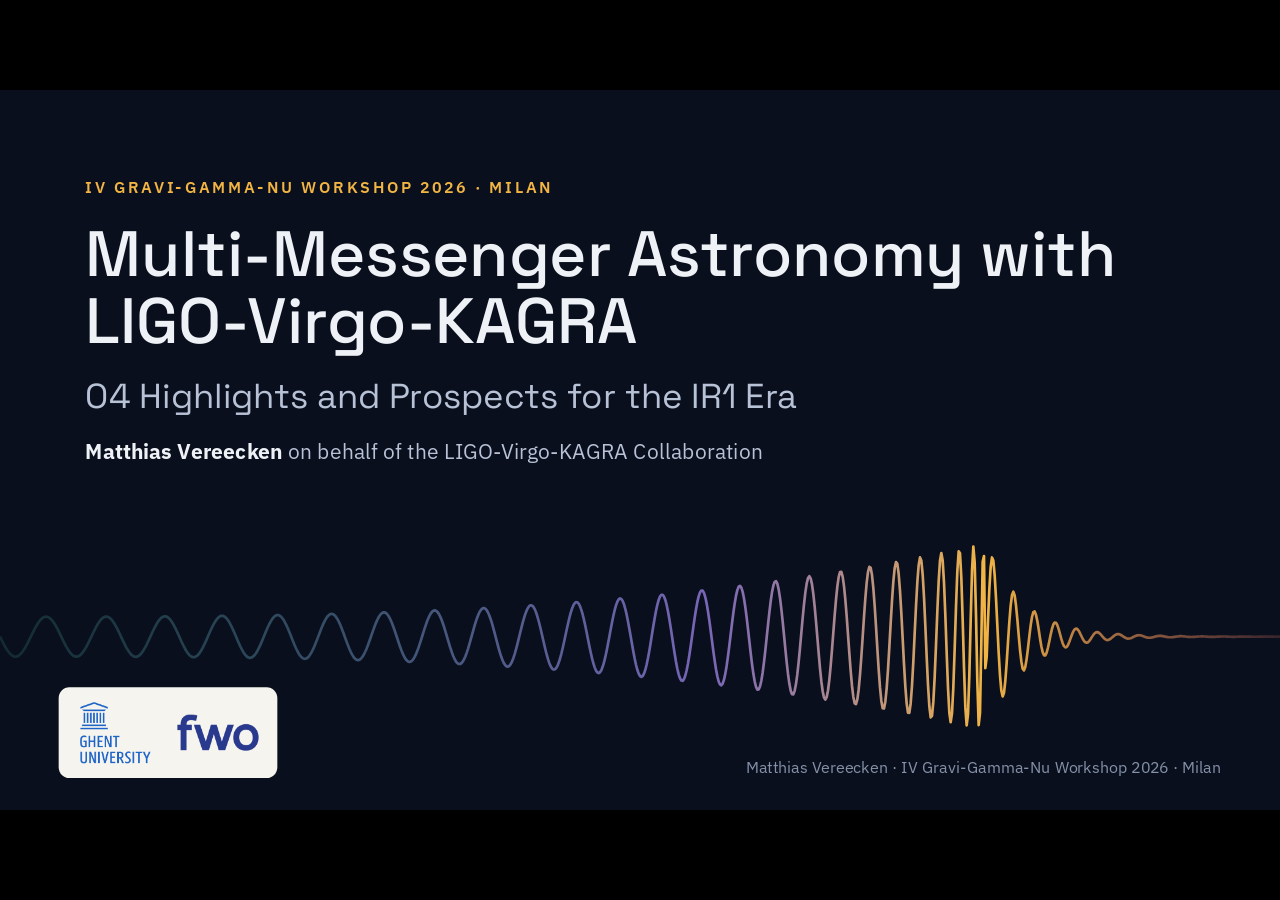
<file: 2026/gravigammanu/index.html>
<!doctype html>
<html lang="en">
<head>
<meta charset="utf-8">
<meta name="viewport" content="width=device-width, initial-scale=1">
<title>Multi-Messenger Astronomy with LIGO-Virgo-KAGRA — Multi-messenger astronomy with GWs, gamma rays &amp; neutrinos</title>
<link rel="stylesheet" href="fonts.css">
<style>
  html, body { margin: 0; height: 100%; background: #000; overflow: hidden; }
  body { font-family: 'IBM Plex Sans', Arial, sans-serif; }
  #stage { position: absolute; left: 0; top: 0; width: 1920px; height: 1080px; transform-origin: 0 0; }

  /* Slide canvas: same base rules as the deck editor (a CSS reset), 1920x1080 each */
  .slide { position: absolute; left: 0; top: 0; width: 1920px; height: 1080px; overflow: hidden; box-sizing: border-box;
           font-family: 'IBM Plex Sans', Arial, sans-serif; line-height: 1.5; color: #EEF1F6;
           opacity: 0; visibility: hidden; transition: opacity .35s ease, visibility 0s linear .35s; }
  .slide.active { opacity: 1; visibility: visible; transition: opacity .35s ease, visibility 0s; z-index: 1; }
  .slide.instant { transition: none !important; }
  .slide *, .slide *::before, .slide *::after { box-sizing: border-box; margin: 0; padding: 0; border: 0 solid; }
  .slide h1, .slide h2, .slide h3, .slide h4, .slide h5, .slide h6 { font-size: inherit; font-weight: inherit; }
  .slide a { color: inherit; text-decoration: inherit; }
  .slide b, .slide strong { font-weight: 700; }
  .slide img, .slide video, .slide svg { display: block; max-width: none; }
  .slide ul, .slide ol { list-style: none; }
  .slide aside { display: none; }
  .slide x-shape { display: block; }
  .slide x-shape[kind="ellipse"] { border-radius: 50%; }
  .slide x-shape[kind="rounded"] { border-radius: 16px; }
  .slide video { cursor: pointer; background: #000; }

  /* UI overlays */
  .ui { position: fixed; z-index: 10; font: 14px/1.4 'IBM Plex Sans', Arial, sans-serif; color: #EEF1F6; }
  #counter { right: 14px; bottom: 10px; background: rgba(9,15,28,.7); padding: 4px 10px; border-radius: 6px; opacity: 0; transition: opacity .4s; pointer-events: none; }
  body.mouse #counter { opacity: 1; }
  #jump { left: 50%; top: 40%; transform: translate(-50%,-50%); font-size: 40px; background: rgba(9,15,28,.9); padding: 12px 28px; border-radius: 12px; display: none; }
  #notes { left: 0; right: 0; bottom: 0; max-height: 35%; overflow: auto; background: rgba(9,15,28,.94); padding: 16px 24px; font-size: 18px; line-height: 1.5; display: none; border-top: 2px solid #4FC3B5; }
  #toc, #help { inset: 5% 10%; background: rgba(9,15,28,.97); border-radius: 16px; padding: 24px 32px; overflow: auto; display: none; font-size: 16px; }
  #toc .sec { margin: 14px 0 4px; color: #4FC3B5; font-weight: 600; letter-spacing: 1px; text-transform: uppercase; font-size: 13px; }
  #toc a { display: block; color: #B8C2D6; text-decoration: none; padding: 3px 8px; border-radius: 6px; cursor: pointer; }
  #toc a:hover, #toc a.cur { background: #16203A; color: #fff; }
  #help kbd { display: inline-block; min-width: 28px; text-align: center; background: #16203A; border: 1px solid #2A3550; border-radius: 4px; padding: 1px 6px; margin-right: 6px; }
  #help td { padding: 4px 16px 4px 0; }
  #black { inset: 0; background: #000; display: none; z-index: 9; }
  #soundhint { left: 50%; bottom: 28px; transform: translateX(-50%); font-size: 20px; background: rgba(9,15,28,.9); padding: 10px 22px; border-radius: 10px; border: 1px solid #4FC3B5; display: none; cursor: pointer; }

  @media print {
    @page { size: 1920px 1080px; margin: 0; }
    html, body { overflow: visible; height: auto; background: #fff; }
    #stage { position: static; transform: none !important; width: 1920px; height: auto; }
    .slide { position: relative; opacity: 1; visibility: visible; page-break-after: always; break-after: page; transition: none; }
    .ui { display: none !important; }
  }
</style>
</head>
<body>
<div id="stage">
<section class="slide" data-n="1" id="cover" data-transition="fade" style="background:#090F1C; color:#EEF1F6; font-family:'IBM Plex Sans', Arial, sans-serif; padding:128px 128px 160px; display:flex; flex-direction:column; gap:32px"><svg aria-label="" width="1920" height="360" viewBox="0 0 1920 360" xmlns="http://www.w3.org/2000/svg" style="position:absolute; left:0; top:640px; width:1920px; height:360px"><defs><linearGradient id="cover-g" x1="0" y1="0" x2="1920" y2="0" gradientUnits="userSpaceOnUse"><stop offset="0" stop-color="#4FC3B5" stop-opacity="0.15"/><stop offset="0.55" stop-color="#A78BFA" stop-opacity="0.7"/><stop offset="0.77" stop-color="#F2B544"/><stop offset="1" stop-color="#F07A6A" stop-opacity="0.2"/></linearGradient></defs><path d="M0,180.0 L2,184.0 L4,188.0 L6,191.8 L8,195.5 L10,198.8 L12,201.8 L14,204.4 L16,206.5 L18,208.2 L20,209.3 L22,209.9 L24,210.0 L26,209.5 L28,208.4 L30,206.8 L32,204.8 L34,202.2 L36,199.3 L38,196.0 L40,192.4 L42,188.5 L44,184.5 L46,180.5 L48,176.4 L50,172.3 L52,168.4 L54,164.8 L56,161.4 L58,158.3 L60,155.7 L62,153.5 L64,151.8 L66,150.7 L68,150.1 L70,150.0 L72,150.6 L74,151.7 L76,153.3 L78,155.4 L80,158.0 L82,161.0 L84,164.4 L86,168.1 L88,172.0 L90,176.1 L92,180.2 L94,184.4 L96,188.4 L98,192.3 L100,196.0 L102,199.4 L104,202.4 L106,204.9 L108,207.0 L110,208.6 L112,209.6 L114,210.0 L116,209.9 L118,209.2 L120,207.9 L122,206.1 L124,203.7 L126,200.9 L128,197.7 L130,194.2 L132,190.3 L134,186.3 L136,182.1 L138,177.9 L140,173.7 L142,169.7 L144,165.8 L146,162.2 L148,159.0 L150,156.2 L152,153.8 L154,152.0 L156,150.7 L158,150.0 L160,149.9 L162,150.4 L164,151.5 L166,153.1 L168,155.3 L170,158.0 L172,161.1 L174,164.6 L176,168.4 L178,172.5 L180,176.7 L182,181.0 L184,185.2 L186,189.4 L188,193.4 L190,197.1 L192,200.4 L194,203.4 L196,205.9 L198,207.9 L200,209.3 L202,210.1 L204,210.3 L206,209.9 L208,208.8 L210,207.2 L212,205.0 L214,202.3 L216,199.2 L218,195.6 L220,191.8 L222,187.6 L224,183.4 L226,179.0 L228,174.6 L230,170.4 L232,166.4 L234,162.6 L236,159.2 L238,156.2 L240,153.7 L242,151.7 L244,150.4 L246,149.6 L248,149.5 L250,150.0 L252,151.2 L254,153.0 L256,155.3 L258,158.1 L260,161.5 L262,165.2 L264,169.2 L266,173.5 L268,177.9 L270,182.3 L272,186.8 L274,191.0 L276,195.1 L278,198.8 L280,202.2 L282,205.1 L284,207.4 L286,209.2 L288,210.3 L290,210.8 L292,210.6 L294,209.8 L296,208.3 L298,206.3 L300,203.6 L302,200.4 L304,196.8 L306,192.8 L308,188.6 L310,184.1 L312,179.5 L314,175.0 L316,170.5 L318,166.2 L320,162.3 L322,158.7 L324,155.5 L326,152.9 L328,150.9 L330,149.5 L332,148.8 L334,148.8 L336,149.5 L338,150.8 L340,152.8 L342,155.4 L344,158.6 L346,162.2 L348,166.3 L350,170.6 L352,175.2 L354,179.9 L356,184.6 L358,189.2 L360,193.6 L362,197.7 L364,201.5 L366,204.7 L368,207.4 L370,209.5 L372,211.0 L374,211.7 L376,211.7 L378,211.0 L380,209.6 L382,207.5 L384,204.8 L386,201.5 L388,197.7 L390,193.5 L392,188.9 L394,184.2 L396,179.3 L398,174.5 L400,169.7 L402,165.2 L404,161.0 L406,157.3 L408,154.0 L410,151.4 L412,149.4 L414,148.1 L416,147.6 L418,147.8 L420,148.8 L422,150.5 L424,152.9 L426,155.9 L428,159.6 L430,163.7 L432,168.2 L434,173.0 L436,178.0 L438,183.0 L440,188.0 L442,192.9 L444,197.4 L446,201.5 L448,205.2 L450,208.2 L452,210.6 L454,212.2 L456,213.1 L458,213.2 L460,212.5 L462,211.0 L464,208.7 L466,205.8 L468,202.2 L470,198.0 L472,193.4 L474,188.5 L476,183.4 L478,178.1 L480,172.9 L482,167.8 L484,163.0 L486,158.6 L488,154.7 L490,151.4 L492,148.9 L494,147.0 L496,146.0 L498,145.9 L500,146.5 L502,148.0 L504,150.4 L506,153.4 L508,157.1 L510,161.5 L512,166.3 L514,171.4 L516,176.8 L518,182.3 L520,187.8 L522,193.1 L524,198.1 L526,202.6 L528,206.6 L530,209.9 L532,212.5 L534,214.2 L536,215.1 L538,215.1 L540,214.2 L542,212.4 L544,209.8 L546,206.4 L548,202.3 L550,197.6 L552,192.4 L554,186.9 L556,181.2 L558,175.4 L560,169.8 L562,164.3 L564,159.3 L566,154.7 L568,150.8 L570,147.7 L572,145.4 L574,144.0 L576,143.5 L578,144.0 L580,145.5 L582,147.9 L584,151.1 L586,155.1 L588,159.8 L590,165.1 L592,170.8 L594,176.7 L596,182.8 L598,188.9 L600,194.7 L602,200.1 L604,205.1 L606,209.4 L608,212.9 L610,215.5 L612,217.2 L614,217.9 L616,217.5 L618,216.1 L620,213.7 L622,210.4 L624,206.2 L626,201.3 L628,195.8 L630,189.8 L632,183.5 L634,177.1 L636,170.7 L638,164.6 L640,158.8 L642,153.6 L644,149.2 L646,145.5 L648,142.8 L650,141.2 L652,140.6 L654,141.1 L656,142.8 L658,145.5 L660,149.2 L662,153.8 L664,159.1 L666,165.1 L668,171.6 L670,178.3 L672,185.1 L674,191.8 L676,198.2 L678,204.1 L680,209.4 L682,213.8 L684,217.3 L686,219.7 L688,220.9 L690,221.0 L692,219.9 L694,217.6 L696,214.1 L698,209.7 L700,204.3 L702,198.3 L704,191.6 L706,184.5 L708,177.3 L710,170.1 L712,163.2 L714,156.7 L716,150.9 L718,145.9 L720,141.9 L722,139.1 L724,137.4 L726,137.1 L728,138.0 L730,140.2 L732,143.7 L734,148.2 L736,153.8 L738,160.2 L740,167.2 L742,174.7 L744,182.4 L746,190.1 L748,197.5 L750,204.4 L752,210.6 L754,215.8 L756,220.0 L758,223.0 L760,224.6 L762,224.9 L764,223.7 L766,221.2 L768,217.3 L770,212.3 L772,206.1 L774,199.1 L776,191.5 L778,183.4 L780,175.2 L782,167.1 L784,159.3 L786,152.2 L788,145.9 L790,140.7 L792,136.7 L794,134.0 L796,132.9 L798,133.3 L800,135.2 L802,138.6 L804,143.4 L806,149.4 L808,156.5 L810,164.4 L812,172.8 L814,181.6 L816,190.3 L818,198.8 L820,206.7 L822,213.8 L824,219.8 L826,224.4 L828,227.6 L830,229.3 L832,229.2 L834,227.5 L836,224.2 L838,219.3 L840,213.1 L842,205.7 L844,197.3 L846,188.3 L848,178.9 L850,169.6 L852,160.5 L854,152.0 L856,144.4 L858,138.1 L860,133.1 L862,129.8 L864,128.2 L866,128.4 L868,130.5 L870,134.3 L872,139.8 L874,146.7 L876,154.9 L878,164.0 L880,173.8 L882,183.9 L884,193.9 L886,203.4 L888,212.2 L890,219.9 L892,226.2 L894,230.9 L896,233.7 L898,234.6 L900,233.4 L902,230.3 L904,225.3 L906,218.6 L908,210.4 L910,201.0 L912,190.8 L914,180.0 L916,169.2 L918,158.7 L920,149.0 L922,140.3 L924,133.1 L926,127.6 L928,124.1 L930,122.7 L932,123.5 L934,126.5 L936,131.5 L938,138.5 L940,147.1 L942,157.1 L944,168.0 L946,179.5 L948,191.1 L950,202.4 L952,212.9 L954,222.1 L956,229.7 L958,235.4 L960,239.0 L962,240.2 L964,239.0 L966,235.4 L968,229.6 L970,221.7 L972,212.0 L974,201.0 L976,189.0 L978,176.5 L980,164.1 L982,152.3 L984,141.5 L986,132.2 L988,124.9 L990,119.8 L992,117.1 L994,117.1 L996,119.7 L998,124.9 L1000,132.5 L1002,142.2 L1004,153.5 L1006,166.1 L1008,179.4 L1010,192.8 L1012,205.7 L1014,217.7 L1016,228.1 L1018,236.5 L1020,242.4 L1022,245.7 L1024,246.2 L1026,243.7 L1028,238.3 L1030,230.4 L1032,220.1 L1034,207.9 L1036,194.4 L1038,180.1 L1040,165.7 L1042,151.9 L1044,139.2 L1046,128.2 L1048,119.6 L1050,113.6 L1052,110.7 L1054,111.0 L1056,114.4 L1058,121.0 L1060,130.4 L1062,142.2 L1064,155.8 L1066,170.8 L1068,186.2 L1070,201.6 L1072,216.0 L1074,228.8 L1076,239.4 L1078,247.2 L1080,251.7 L1082,252.9 L1084,250.4 L1086,244.5 L1088,235.4 L1090,223.5 L1092,209.2 L1094,193.4 L1096,176.8 L1098,160.3 L1100,144.5 L1102,130.5 L1104,118.8 L1106,110.2 L1108,105.0 L1110,103.7 L1112,106.3 L1114,112.8 L1116,122.8 L1118,135.9 L1120,151.4 L1122,168.6 L1124,186.5 L1126,204.2 L1128,220.8 L1130,235.4 L1132,247.0 L1134,255.2 L1136,259.4 L1138,259.2 L1140,254.8 L1142,246.1 L1144,233.8 L1146,218.3 L1148,200.6 L1150,181.5 L1152,162.2 L1154,143.8 L1156,127.2 L1158,113.5 L1160,103.5 L1162,97.8 L1164,96.8 L1166,100.6 L1168,109.1 L1170,121.9 L1172,138.2 L1174,157.1 L1176,177.5 L1178,198.3 L1180,218.2 L1182,235.9 L1184,250.4 L1186,260.8 L1188,266.3 L1190,266.5 L1192,261.3 L1194,251.1 L1196,236.2 L1198,217.8 L1200,196.7 L1202,174.4 L1204,152.2 L1206,131.7 L1208,114.0 L1210,100.5 L1212,92.1 L1214,89.3 L1216,92.5 L1218,101.6 L1220,116.0 L1222,134.8 L1224,156.9 L1226,180.8 L1228,204.8 L1230,227.4 L1232,246.8 L1234,261.9 L1236,271.3 L1238,274.4 L1240,270.8 L1242,260.7 L1244,244.7 L1246,223.8 L1248,199.6 L1250,173.7 L1252,148.0 L1254,124.4 L1256,104.8 L1258,90.6 L1260,83.0 L1262,82.8 L1264,90.0 L1266,104.2 L1268,124.5 L1270,149.3 L1272,176.8 L1274,204.8 L1276,231.1 L1278,253.6 L1280,270.4 L1282,279.9 L1284,281.2 L1286,274.2 L1288,259.2 L1290,237.4 L1292,210.5 L1294,180.7 L1296,150.5 L1298,122.5 L1300,99.3 L1302,83.0 L1304,75.2 L1306,76.7 L1308,87.6 L1310,107.1 L1312,133.6 L1314,164.6 L1316,197.5 L1318,229.0 L1320,256.2 L1322,276.4 L1324,287.3 L1326,287.8 L1328,277.6 L1330,257.5 L1332,229.3 L1334,195.7 L1336,160.1 L1338,126.2 L1340,97.5 L1342,77.3 L1344,68.0 L1346,70.8 L1348,85.6 L1350,111.2 L1352,144.8 L1354,182.8 L1356,221.1 L1358,254.9 L1360,280.4 L1362,294.1 L1364,294.2 L1366,280.2 L1368,253.6 L1370,217.4 L1372,175.9 L1374,134.4 L1376,98.3 L1378,72.7 L1380,61.1 L1382,65.8 L1384,86.4 L1386,120.5 L1388,163.7 L1390,209.9 L1392,252.3 L1394,284.4 L1396,301.0 L1398,298.9 L1400,277.9 L1402,240.7 L1404,192.9 L1406,142.2 L1408,97.1 L1410,65.8 L1412,54.5 L1414,65.9 L1416,98.8 L1418,147.8 L1420,204.0 L1422,256.4 L1424,294.1 L1426,308.4 L1428,295.1 L1430,255.9 L1432,198.4 L1434,135.4 L1436,81.9 L1438,52.0 L1440,54.9 L1442,91.8 L1444,154.4 L1446,226.1 L1448,285.7 L1450,313.1 L1452,296.6 L1454,238.5 L1456,156.7 L1458,81.4 L1460,44.9 L1462,68.2 L1464,147.1 L1466,247.2 L1468,312.8 L1470,294.4 L1472,188.8 L1474,67.6 L1476,59.2 L1478,227.2 L1480,210.7 L1482,156.0 L1484,108.8 L1486,75.8 L1488,61.2 L1490,65.8 L1492,87.6 L1494,122.1 L1496,163.0 L1498,203.7 L1500,237.9 L1502,260.8 L1504,269.7 L1506,264.2 L1508,246.1 L1510,219.2 L1512,188.2 L1514,158.0 L1516,133.4 L1518,117.6 L1520,112.5 L1522,118.2 L1524,132.9 L1526,153.8 L1528,177.3 L1530,199.6 L1532,217.2 L1534,228.0 L1536,230.6 L1538,225.2 L1540,213.3 L1542,197.1 L1544,179.5 L1546,163.1 L1548,150.5 L1550,143.3 L1552,142.2 L1554,147.0 L1556,156.6 L1558,169.0 L1560,182.3 L1562,194.3 L1564,203.2 L1566,208.0 L1568,208.1 L1570,203.9 L1572,196.3 L1574,186.8 L1576,176.9 L1578,168.1 L1580,161.8 L1582,158.7 L1584,159.1 L1586,162.7 L1588,168.7 L1590,176.0 L1592,183.4 L1594,189.8 L1596,194.2 L1598,196.1 L1600,195.4 L1602,192.4 L1604,187.7 L1606,182.2 L1608,176.7 L1610,172.1 L1612,169.0 L1614,167.8 L1616,168.6 L1618,171.1 L1620,174.8 L1622,179.0 L1624,183.1 L1626,186.4 L1628,188.5 L1630,189.1 L1632,188.3 L1634,186.3 L1636,183.5 L1638,180.3 L1640,177.3 L1642,174.9 L1644,173.5 L1646,173.2 L1648,173.9 L1650,175.5 L1652,177.7 L1654,180.1 L1656,182.3 L1658,184.0 L1660,185.0 L1662,185.1 L1664,184.4 L1666,183.1 L1668,181.4 L1670,179.6 L1672,178.0 L1674,176.8 L1676,176.2 L1678,176.2 L1680,176.8 L1682,177.8 L1684,179.1 L1686,180.5 L1688,181.6 L1690,182.5 L1692,182.9 L1694,182.8 L1696,182.3 L1698,181.5 L1700,180.5 L1702,179.5 L1704,178.7 L1706,178.1 L1708,177.8 L1710,177.9 L1712,178.3 L1714,179.0 L1716,179.7 L1718,180.5 L1720,181.1 L1722,181.5 L1724,181.6 L1726,181.5 L1728,181.2 L1730,180.7 L1732,180.1 L1734,179.6 L1736,179.1 L1738,178.8 L1740,178.8 L1742,178.9 L1744,179.2 L1746,179.5 L1748,180.0 L1750,180.4 L1752,180.7 L1754,180.9 L1756,180.9 L1758,180.8 L1760,180.6 L1762,180.3 L1764,180.0 L1766,179.7 L1768,179.5 L1770,179.3 L1772,179.3 L1774,179.4 L1776,179.6 L1778,179.8 L1780,180.1 L1782,180.3 L1784,180.4 L1786,180.5 L1788,180.5 L1790,180.4 L1792,180.3 L1794,180.1 L1796,179.9 L1798,179.8 L1800,179.7 L1802,179.6 L1804,179.6 L1806,179.7 L1808,179.8 L1810,179.9 L1812,180.1 L1814,180.2 L1816,180.3 L1818,180.3 L1820,180.3 L1822,180.2 L1824,180.1 L1826,180.0 L1828,179.9 L1830,179.9 L1832,179.8 L1834,179.8 L1836,179.8 L1838,179.8 L1840,179.9 L1842,180.0 L1844,180.1 L1846,180.1 L1848,180.2 L1850,180.2 L1852,180.2 L1854,180.1 L1856,180.1 L1858,180.0 L1860,179.9 L1862,179.9 L1864,179.9 L1866,179.9 L1868,179.9 L1870,179.9 L1872,180.0 L1874,180.0 L1876,180.0 L1878,180.1 L1880,180.1 L1882,180.1 L1884,180.1 L1886,180.1 L1888,180.0 L1890,180.0 L1892,180.0 L1894,179.9 L1896,179.9 L1898,179.9 L1900,179.9 L1902,180.0 L1904,180.0 L1906,180.0 L1908,180.0 L1910,180.0 L1912,180.1 L1914,180.1 L1916,180.0 L1918,180.0 L1920,180.0" fill="none" stroke="url(#cover-g)" stroke-width="4" stroke-linejoin="round"/></svg><p style="font-size:24px; font-weight:600; letter-spacing:4px; text-transform:uppercase; color:#F2B544">IV Gravi-Gamma-Nu Workshop 2026 · Milan</p><h1 style="font-family:'Space Grotesk', Arial, sans-serif; font-size:96px; font-weight:500; line-height:1.05; color:#EEF1F6; width:1600px">Multi-Messenger Astronomy with LIGO-Virgo-KAGRA</h1><p style="font-family:'Space Grotesk', Arial, sans-serif; font-size:52px; line-height:1.15; color:#B8C2D6">O4 Highlights and Prospects for the IR1 Era</p><p style="font-size:32px; line-height:1.3; color:#B8C2D6"><span style="color:#EEF1F6"><b>Matthias Vereecken</b></span> on behalf of the LIGO-Virgo-KAGRA Collaboration</p><div style="position:absolute; left:88px; bottom:48px; display:flex; flex-direction:row; align-items:center; gap:36px; padding:18px 28px; background:#F6F4EE; border-radius:16px"><img src="assets/16e89ce5eca51643581daba25642f5ce.png" alt="Ghent University logo" style="width:114px; height:100px; object-fit:contain"><img src="assets/b739869aa3154aca5b2cbb747a08516c.png" alt="FWO (Research Foundation – Flanders) logo" style="width:122px; height:55px; object-fit:contain"></div><p style="position:absolute; right:88px; bottom:48px; width:780px; font-family:'IBM Plex Sans', Arial, sans-serif; font-size:24px; line-height:1.3; color:#8591A8; text-align:right; white-space:nowrap">Matthias Vereecken · IV Gravi-Gamma-Nu Workshop 2026 · Milan</p></section>
<section class="slide" data-n="2" id="act4" data-transition="fade" style="background:#090F1C; color:#EEF1F6; font-family:'IBM Plex Sans', Arial, sans-serif; padding:64px 88px 120px; display:flex; flex-direction:column; gap:28px"><div style="position:absolute; left:0; top:0; width:20px; height:1080px; background:#A78BFA"></div><p style="font-size:24px; font-weight:600; letter-spacing:4px; text-transform:uppercase; color:#A78BFA">GWTC-5.0 · May 2026</p><h2 style="font-family:'Space Grotesk', Arial, sans-serif; font-size:56px; font-weight:500; line-height:1.1; color:#EEF1F6">GWTC-5.0: the catalog update with O4b</h2><div style="flex:1; display:flex; gap:56px; align-items:center"><div style="background:#F6F4EE; border-radius:20px; padding:28px; display:flex; align-items:center; justify-content:center; flex:0 0 auto"><img src="assets/bce28e76cbc1723be132b6e913343c24.png" alt="Cumulative detections and candidates vs time, O1 through O4c" style="width:933px; height:680px; object-fit:contain"></div><div style="flex:1; display:flex; flex-direction:column; gap:40px"><div style="display:flex; flex-direction:column; padding:0 0 0 24px; border-left:4px solid #A78BFA"><p style="font-size:34px; line-height:1.35; color:#B8C2D6"><span style="color:#EEF1F6"><b>+161</b></span> O4b candidates → <span style="color:#EEF1F6"><b>390</b></span> events in GWTC-5.0</p></div><div style="display:flex; flex-direction:column; padding:0 0 0 24px; border-left:4px solid #A78BFA"><p style="font-size:34px; line-height:1.35; color:#B8C2D6"><span style="color:#EEF1F6"><b>+68</b></span> O4c public alerts → <span style="color:#EEF1F6"><b>458</b></span> in total</p></div><div style="display:flex; flex-direction:column; padding:0 0 0 24px; border-left:4px solid #A78BFA"><p style="font-size:34px; line-height:1.35; color:#B8C2D6">Loudest yet: <span style="color:#EEF1F6"><b>GW250114</b></span> (SNR &gt; 75)</p></div></div></div><p style="position:absolute; left:88px; bottom:48px; width:1000px; font-size:24px; line-height:1.3; color:#8591A8"><a href="https://arxiv.org/abs/2605.27225">A. G. Abac et al. (LVK), arXiv:2605.27225 (2026)</a> · Figure: LIGO-G2302098, updated 25 May 2026</p><p style="position:absolute; right:88px; bottom:48px; width:780px; font-family:'IBM Plex Sans', Arial, sans-serif; font-size:24px; line-height:1.3; color:#8591A8; text-align:right; white-space:nowrap">Matthias Vereecken · IV Gravi-Gamma-Nu Workshop 2026 · Milan · 2</p></section>
<section class="slide" data-n="3" id="6b83c051" data-transition="fade" style="background:#000000">
  <img src="assets/21a8440a3e4a0c565586c02b831569bb.jpg" data-video="assets/6051c31f819830ea931927a57bfa6f19.mp4" data-audio="1" alt="Animation: the gravitational-wave transient sky, one all-sky map per observing run (O1 to O4b), filling up with binary black hole, NSBH and BNS detections from GWTC-5.0 as each run progresses (1 s = 30 days)" style="position:absolute; left:0; top:0; width:1920px; height:1080px; object-fit:cover">
  
</section>
<section class="slide" data-n="4" id="p21" data-transition="fade" style="display:flex; flex-direction:column; gap:28px; padding:64px 88px 120px; background:#0d1424">
  <p style="font-family:'IBM Plex Sans', Arial, sans-serif; font-size:24px; font-weight:600; letter-spacing:3px; text-transform:uppercase; color:#a78bfa">GWTC-5.0</p>
  <h2 style="font-family:'Space Grotesk', Arial, sans-serif; font-size:52px; font-weight:500; line-height:1.1; color:#eef1f6">Black hole masses peak near 10 M⊙</h2>
  <div style="flex:1"></div>
  <div style="display:flex; flex-direction:column; gap:16px; align-items:center; justify-content:center; flex:0 0 auto; align-self:center; padding:28px; background:#f6f4ee; border-radius:20px">
    <img src="assets/b3eccb528d69b56ddaccd9945336cb49.webp" alt="BBH merger-rate density vs primary mass and mass ratio" style="width:1688px; height:547px; object-fit:contain">
  </div>
  <div style="flex:1"></div>
  <p style="position:absolute; bottom:48px; left:88px; width:900px; font-family:'IBM Plex Sans', Arial, sans-serif; font-size:24px; line-height:1.3; color:#8591a8"><a href="https://arxiv.org/abs/2605.27226">A. G. Abac et al. (LIGO-Virgo-KAGRA Collaboration), arXiv:2605.27226 (2026)</a></p>
  <p style="position:absolute; right:88px; bottom:48px; width:780px; font-family:'IBM Plex Sans', Arial, sans-serif; font-size:24px; line-height:1.3; text-align:right; white-space:nowrap; color:#8591a8">Matthias Vereecken · IV Gravi-Gamma-Nu Workshop 2026 · Milan · 4</p>
  
</section>
<section class="slide" data-n="5" id="14535392" data-transition="fade" style="display:flex; flex-direction:column; gap:28px; padding:64px 88px 120px; background:#0d1424">
  <p style="font-family:'IBM Plex Sans', Arial, sans-serif; font-size:24px; font-weight:600; letter-spacing:3px; text-transform:uppercase; color:#A78BFA">GWTC-5.0</p>
  <h2 style="font-family:'Space Grotesk', Arial, sans-serif; font-size:52px; font-weight:500; line-height:1.1; color:#eef1f6">BBH merger rate tracks star formation</h2>
  <div style="flex:1"></div>
  <div style="display:flex; flex-direction:row; align-items:center; justify-content:center; flex:0 0 auto; align-self:center; padding:28px; background:#f6f4ee; border-radius:20px">
    <img src="assets/b50acdc85bba837b6c82b2b65156ea0a.webp" alt="BBH merger-rate density vs redshift with the star-formation rate (dashed), and the posterior on the redshift index kappa_z" style="width:1387px; height:520px; object-fit:contain">
  </div>
  <div style="flex:1"></div>
  <div style="display:flex; flex-direction:row; gap:48px">
    <div style="display:flex; flex-direction:column; flex:1; padding:0 0 0 20px; border-left:3px solid #a78bfa">
      <p style="font-family:'IBM Plex Sans', Arial, sans-serif; font-size:28px; line-height:1.35; color:#b8c2d6">Rate grows with redshift as a <span style="color:#eef1f6"><b>power law</b></span> in (1 + z)</p>
    </div>
    <div style="display:flex; flex-direction:column; flex:1; padding:0 0 0 20px; border-left:3px solid #a78bfa">
      <p style="font-family:'IBM Plex Sans', Arial, sans-serif; font-size:28px; line-height:1.35; color:#b8c2d6">Consistent with a simple power law and with the <span style="color:#eef1f6"><b>star-formation rate</b></span></p>
    </div>
  </div>
  <p style="position:absolute; bottom:48px; left:88px; width:900px; font-family:'IBM Plex Sans', Arial, sans-serif; font-size:24px; line-height:1.3; color:#8591a8"><a href="https://arxiv.org/abs/2605.27226">A. G. Abac et al. (LIGO-Virgo-KAGRA Collaboration), arXiv:2605.27226 (2026)</a></p>
  <p style="position:absolute; right:88px; bottom:48px; width:780px; font-family:'IBM Plex Sans', Arial, sans-serif; font-size:24px; line-height:1.3; text-align:right; white-space:nowrap; color:#8591a8">Matthias Vereecken · IV Gravi-Gamma-Nu Workshop 2026 · Milan · 5</p>
  
</section>
<section class="slide" data-n="6" id="f841419a" data-transition="fade" style="background:#090f1c">
  <img src="assets/5533f3ef0fe13cb56c12838591c8dc52.webp" alt="mmrubin.png" id="990913fb" style="position:absolute; top:calc(50% - 0.01px); left:calc(50% - 0.01px); width:1919.97px; height:1079.98px; transform:translate(-50%, -50%)">
  <div style="position:absolute; left:0; top:0; width:20px; height:1080px; background:#f2b544"></div>
  <div style="position:absolute; left:88px; bottom:120px; width:1160px; display:flex; flex-direction:column; gap:16px; padding:36px 44px; background:rgba(9,15,28,0.78); border-radius:16px"><p style="font-family:'IBM Plex Sans', Arial, sans-serif; font-size:24px; font-weight:600; letter-spacing:4px; text-transform:uppercase; color:#f2b544">Multi-messenger</p><h1 style="font-family:'Space Grotesk', Arial, sans-serif; font-size:72px; font-weight:500; line-height:1.1; color:#eef1f6">One source, many messengers</h1><p style="font-family:'IBM Plex Sans', Arial, sans-serif; font-size:30px; line-height:1.4; color:#b8c2d6">Gravitational waves, light, neutrinos and cosmic rays each see a different part of the same event</p></div>
  <p style="position:absolute; right:48px; bottom:40px; width:820px; white-space:nowrap; font-size:24px; line-height:1.3; color:#EEF1F6; text-align:right; background:rgba(9,15,28,0.6); padding:8px 16px; border-radius:8px">Credit: RubinObs/NOIRLab/SLAC/NSF/DOE/AURA/P. Marenfeld</p>

</section>
<section class="slide" data-n="7" id="act1" data-transition="fade" style="background:#090f1c">
  <p id="e2-1n551q" style="position:absolute; right:88px; bottom:48px; width:780px; font-family:'IBM Plex Sans', Arial, sans-serif; font-size:24px; line-height:1.3; text-align:right; white-space:nowrap; color:#8591a8">Matthias Vereecken · IV Gravi-Gamma-Nu Workshop 2026 · Milan · 7</p>
  <p id="db1aea41" style="position:absolute; top:128px; left:176px; width:1616px; font-family:'IBM Plex Sans', Arial, sans-serif; font-size:24px; font-weight:600; letter-spacing:4px; text-transform:uppercase; color:#f2b544">2017</p>
  <h1 id="ef3197a9" style="position:absolute; top:194px; left:176px; width:1500px; font-family:'Space Grotesk', Arial, sans-serif; font-size:80px; font-weight:500; line-height:1.1; color:#eef1f6">GW170817</h1>
  <div style="position:absolute; top:340px; left:176px; width:620px; display:flex; flex-direction:column; gap:36px">
    <div style="display:flex; flex-direction:column; gap:8px">
      <p style="font-family:'Space Grotesk', Arial, sans-serif; font-size:88px; font-weight:500; line-height:1; white-space:nowrap; color:#f2b544">1.74 s</p>
      <p style="font-family:'IBM Plex Sans', Arial, sans-serif; font-size:26px; line-height:1.35; color:#b8c2d6">from merger to the gamma-ray burst</p>
    </div>
    <div style="display:flex; flex-direction:column; gap:24px; padding:32px 0 0; border-top:1px solid #2a3550">
      <div style="display:flex; flex-direction:column; padding:0 0 0 20px; border-left:3px solid #f2b544">
        <p style="font-family:'IBM Plex Sans', Arial, sans-serif; font-size:28px; line-height:1.35; color:#b8c2d6">Neutron star mergers make <span style="color:#eef1f6"><b>short GRBs</b></span></p>
      </div>
      <div style="display:flex; flex-direction:column; padding:0 0 0 20px; border-left:3px solid #f2b544">
        <p style="font-family:'IBM Plex Sans', Arial, sans-serif; font-size:28px; line-height:1.35; color:#b8c2d6">Gravity moves at light speed: <span style="color:#eef1f6"><b>|v_GW − c|/c ≲ 10⁻¹⁵</b></span></p>
      </div>
      <div style="display:flex; flex-direction:column; padding:0 0 0 20px; border-left:3px solid #f2b544">
        <p style="font-family:'IBM Plex Sans', Arial, sans-serif; font-size:28px; line-height:1.35; color:#b8c2d6">Tight bounds on <span style="color:#eef1f6"><b>Lorentz violation</b></span></p>
      </div>
    </div>
  </div>
  <img src="assets/45fc27108c6f3e9a6aeba89d8759dc4a.jpg" alt="Animation: Fermi-GBM gamma-ray light curve of GRB 170817A above the LIGO time-frequency chirp of GW170817; the gamma-ray burst arrives about 1.7 s after the merger" data-video="assets/eb8b0aab7fd05f0fbe40b73dd50489b4.mp4" style="position:absolute; top:320px; left:872px; width:960px; height:540px; border-radius:16px">
  <p style="position:absolute; top:872px; left:872px; width:960px; font-family:'IBM Plex Sans', Arial, sans-serif; font-size:22px; line-height:1.3; color:#8591a8">Animation: NASA Goddard Space Flight Center, Caltech/MIT/LIGO Lab</p>
  <p style="position:absolute; bottom:48px; left:88px; width:900px; font-family:'IBM Plex Sans', Arial, sans-serif; font-size:24px; line-height:1.3; color:#8591a8"><a href="https://arxiv.org/abs/1710.05834">B. P. Abbott et al. (LIGO-Virgo, Fermi-GBM &amp; INTEGRAL), ApJL 848, L13 (2017)</a></p>
  
</section>
<section class="slide" data-n="8" id="kilonova" data-transition="fade" style="background:#0d1424">
  <p style="position:absolute; top:64px; left:88px; width:900px; font-family:'IBM Plex Sans', Arial, sans-serif; font-size:24px; font-weight:600; letter-spacing:3px; text-transform:uppercase; color:#F2B544">GW170817 · Background</p>
  <div style="position:absolute; top:131px; left:88px; width:800px; height:758px; display:flex; flex-direction:column; align-items:center; justify-content:center; padding:24px; background:#f6f4ee; border-radius:20px">
    <img src="assets/d522ca3c8118bc2ec74d12c9a86147e9.png" alt="Schematic of a neutron star merger: black hole, relativistic jet producing the GRB and afterglow, merger ejecta producing the kilonova, and ejecta–ISM shock in the radio" style="width:752px; height:710px; object-fit:contain">
  </div>
  <p style="position:absolute; top:901px; left:88px; width:800px; font-family:'IBM Plex Sans', Arial, sans-serif; font-size:24px; line-height:1.3; color:#8591a8">Credit: <a href="https://link.springer.com/article/10.1007/s41114-019-0024-0">Metzger, Living Rev. Relativ. 23, 1 (2020)</a></p>
  <h2 style="position:absolute; top:130px; left:960px; width:872px; font-family:'Space Grotesk', Arial, sans-serif; font-size:52px; font-weight:500; line-height:1.1; color:#eef1f6">GRB, kilonova and afterglow</h2>
  <img src="assets/1529fe282e031d8353657560760c362c-poster.jpg" data-video="assets/1529fe282e031d8353657560760c362c.mp4" data-gif="1" alt="Animation of a neutron star merger launching a jet, with the kilonova ejecta (NASA Fermi)" style="position:absolute; top:340px; left:960px; width:872px; height:490px; border-radius:8px">
  <p style="position:absolute; top:842px; left:960px; width:872px; font-family:'IBM Plex Sans', Arial, sans-serif; font-size:24px; line-height:1.3; color:#8591a8">Credit: <a href="https://fermi.gsfc.nasa.gov/fermi10/fridays/08172018.html">Fermi/NASA</a></p>
  <p style="position:absolute; right:88px; bottom:48px; width:780px; font-family:'IBM Plex Sans', Arial, sans-serif; font-size:24px; line-height:1.3; text-align:right; white-space:nowrap; color:#8591a8">Matthias Vereecken · IV Gravi-Gamma-Nu Workshop 2026 · Milan · 8</p>
  
</section>
<section class="slide" data-n="9" id="icsky" data-transition="fade" style="background:#090F1C; color:#EEF1F6; font-family:'IBM Plex Sans', Arial, sans-serif; padding:64px 88px 120px"><div style="position:absolute; left:0; top:0; width:20px; height:1080px; background:#5AA9E6"></div>
<p style="position:absolute; left:88px; top:64px; width:900px; font-size:24px; font-weight:600; letter-spacing:4px; text-transform:uppercase; color:#5AA9E6">Neutrino follow-up</p>
<h2 style="position:absolute; left:88px; top:120px; width:1744px; font-family:'Space Grotesk', Arial, sans-serif; font-size:56px; font-weight:500; line-height:1.1; color:#EEF1F6">High-energy neutrinos?</h2>
<p style="position:absolute; left:88px; top:186px; width:1100px; font-size:28px; line-height:1.3; color:#B8C2D6">An isotropic neutrino sky, sources mostly unknown</p>
<div style="position:absolute; left:91px; top:268px; width:1054px; height:650px; background:#F6F4EE; border-radius:20px; padding:24px; display:flex; align-items:center; justify-content:center"><img src="assets/4e5051fa9e8f9cf7f8ca00796b604746.png" alt="Sky map in Galactic coordinates of the arrival directions of IceCube's most energetic neutrino events, with Earth absorption shading and TXS 0506+056 marked" style="width:1006px; height:602px; object-fit:contain"></div>
<p style="position:absolute; left:91px; top:928px; width:1060px; font-size:24px; line-height:1.3; color:#8591A8">Credit: <a href="https://arxiv.org/abs/1903.04334">arXiv:1903.04334</a></p>
<img src="assets/ed61f874948edd6c5f9eaa96540a92de.webp" alt="Cartoon: a ghostly neutrino flies to Earth, watched by a penguin at the South Pole (IceCube) and an orca in the Mediterranean (KM3NeT), both with magnifying glasses" style="position:absolute; left:1210px; top:328px; width:622px; height:498px; object-fit:cover; border-radius:12px">
<p style="position:absolute; right:88px; bottom:48px; width:780px; font-family:'IBM Plex Sans', Arial, sans-serif; font-size:24px; line-height:1.3; color:#8591A8; text-align:right; white-space:nowrap">Matthias Vereecken · IV Gravi-Gamma-Nu Workshop 2026 · Milan · 9</p>
</section>
<section class="slide" data-n="10" id="nugrb" data-transition="fade" style="background:#0D1424; color:#EEF1F6; font-family:'IBM Plex Sans', Arial, sans-serif; padding:64px 88px 120px; display:flex; flex-direction:column; gap:24px"><p style="font-size:24px; font-weight:600; letter-spacing:3px; text-transform:uppercase; color:#5AA9E6">Neutrino follow-up · Background</p><h2 style="font-family:'Space Grotesk', Arial, sans-serif; font-size:56px; font-weight:500; line-height:1.1; color:#EEF1F6">No neutrinos from GRBs or GW170817</h2><div style="flex:1; display:flex; gap:40px; align-items:flex-start"><div style="width:626px; display:flex; flex-direction:column; gap:16px"><div style="display:flex; align-items:baseline; gap:20px"><p style="font-family:'Space Grotesk', Arial, sans-serif; font-size:60px; font-weight:500; line-height:1; color:#5AA9E6; white-space:nowrap">≲ 1%</p><p style="font-size:26px; line-height:1.3; color:#B8C2D6">of the diffuse flux from <span style="color:#EEF1F6"><b>prompt GRB</b></span> emission</p></div><div style="background:#F6F4EE; border-radius:20px; padding:24px; display:flex; align-items:center; justify-content:center; align-self:flex-start"><img src="assets/45c874cdf4a3484ce93ac376dcdca2de.png" alt="Stacked GRB neutrino limits compared with the IceCube diffuse astrophysical flux and shell-model predictions" style="width:578px; height:340px; object-fit:contain"></div><p style="font-size:22px; line-height:1.3; color:#8591A8"><a href="https://arxiv.org/abs/2205.11410">R. Abbasi et al. (IceCube), ApJ 937, 109 (2022)</a></p></div><div style="width:541px; display:flex; flex-direction:column; gap:16px"><div style="display:flex; align-items:baseline; gap:20px"><p style="font-family:'Space Grotesk', Arial, sans-serif; font-size:60px; font-weight:500; line-height:1; color:#5AA9E6; white-space:nowrap">0</p><p style="font-size:26px; line-height:1.3; color:#B8C2D6">neutrinos from <span style="color:#EEF1F6"><b>GRB 221009A</b></span>, the brightest GRB ever</p></div><div style="background:#F6F4EE; border-radius:20px; padding:24px; display:flex; align-items:center; justify-content:center; align-self:flex-start"><img src="assets/3e826120f8fc48ebdd74a79c2f116217.png" alt="IceCube upper limits for GRB 221009A from MeV to PeV compared with Fermi-GBM, Fermi-LAT and HAWC" style="width:493px; height:340px; object-fit:contain"></div><p style="font-size:22px; line-height:1.3; color:#8591A8"><a href="https://arxiv.org/abs/2302.05459">R. Abbasi et al. (IceCube), ApJL 946, L26 (2023)</a></p></div><div style="width:497px; display:flex; flex-direction:column; gap:16px"><div style="display:flex; align-items:baseline; gap:20px"><p style="font-family:'Space Grotesk', Arial, sans-serif; font-size:60px; font-weight:500; line-height:1; color:#5AA9E6; white-space:nowrap">0</p><p style="font-size:26px; line-height:1.3; color:#B8C2D6">neutrinos from <span style="color:#EEF1F6"><b>GW170817</b></span>: a jet seen off-axis</p></div><div style="background:#F6F4EE; border-radius:20px; padding:24px; display:flex; align-items:center; justify-content:center; align-self:flex-start"><img src="assets/9c742a1e6cb433342bb89b6de2425cea.png" alt="Neutrino fluence upper limits vs energy for GW170817, compared with jet models" style="width:420px; height:517px; object-fit:contain"></div><p style="font-size:22px; line-height:1.3; color:#8591A8"><a href="https://arxiv.org/abs/1710.05839">A. Albert et al. (ANTARES, IceCube, Auger &amp; LVC), ApJL 850, L35 (2017)</a></p></div></div><p style="position:absolute; right:88px; bottom:48px; width:780px; font-family:'IBM Plex Sans', Arial, sans-serif; font-size:24px; line-height:1.3; color:#8591A8; text-align:right; white-space:nowrap">Matthias Vereecken · IV Gravi-Gamma-Nu Workshop 2026 · Milan · 10</p></section>
<section class="slide" data-n="11" id="p24" data-transition="fade" style="display:flex; flex-direction:column; gap:28px; padding:64px 88px 120px; background:#0d1424">
  <p style="font-family:'IBM Plex Sans', Arial, sans-serif; font-size:24px; font-weight:600; letter-spacing:3px; text-transform:uppercase; color:#5AA9E6">Neutrino follow-up · O3</p>
  <h2 style="font-family:'Space Grotesk', Arial, sans-serif; font-size:52px; font-weight:500; line-height:1.1; color:#eef1f6">No neutrinos from O3 GW candidates</h2>
  <div style="display:flex; flex-direction:row; gap:48px; align-items:center; flex:1">
    <div style="display:flex; flex-direction:row; align-items:center; justify-content:center; flex:0 0 auto; padding:28px; background:#f6f4ee; border-radius:20px">
      <img src="assets/01f7da6e5c3eb7a84a46514223448701.png" alt="90% upper limits on GW+neutrino event rates vs total neutrino energy" style="width:871px; height:640px; object-fit:contain">
    </div>
    <div style="display:flex; flex-direction:column; gap:40px; align-items:center; flex:1">
      <div style="display:flex; flex-direction:row; align-items:center; justify-content:center; flex:0 0 auto; padding:24px; background:#f6f4ee; border-radius:20px">
        <img src="assets/8ada61a7d8ee4539cbde918234c7729b.png" alt="IceCube neutrino positions over a GW skymap" style="width:640px; height:282px; object-fit:contain">
      </div>
      <div style="display:flex; flex-direction:column; gap:24px; align-self:stretch">
        <div style="display:flex; flex-direction:column; padding:0 0 0 20px; border-left:3px solid #5AA9E6">
          <p style="font-family:'IBM Plex Sans', Arial, sans-serif; font-size:28px; line-height:1.35; color:#b8c2d6"><span style="color:#eef1f6"><b>Joint search</b></span> by IceCube and LVK</p>
        </div>
        <div style="display:flex; flex-direction:column; padding:0 0 0 20px; border-left:3px solid #5AA9E6">
          <p style="font-family:'IBM Plex Sans', Arial, sans-serif; font-size:28px; line-height:1.35; color:#b8c2d6"><span style="color:#eef1f6"><b>LLAMA</b></span> pipeline: GW + neutrino coincidences</p>
        </div>
        <div style="display:flex; flex-direction:column; padding:0 0 0 20px; border-left:3px solid #5AA9E6">
          <p style="font-family:'IBM Plex Sans', Arial, sans-serif; font-size:28px; line-height:1.35; color:#b8c2d6">Includes <span style="color:#eef1f6"><b>low-confidence</b></span> GW events</p>
        </div>
      </div>
    </div>
  </div>
  <img src="assets/5a967cb759e20246d8f0bdf4cfac4def.webp" alt="Cartoon of a snow leopard (LVK) and a penguin (IceCube) high-fiving over a joint paper" id="e5-17b7tih" data-crop="1.4098 47.682% 98.818%" style="position:absolute; top:0.59px; right:0; width:505.92px; height:274.04px; border-radius:12px; box-shadow:0 12px 32px #00000073; transform:rotate(3deg)">
  <p id="e1-17b7tih" style="position:absolute; bottom:48px; left:88px; width:900px; font-family:'IBM Plex Sans', Arial, sans-serif; font-size:24px; line-height:1.3; color:#8591a8"><a href="https://arxiv.org/abs/2601.07595">R. Abbasi et al. (IceCube &amp; LIGO-Virgo-KAGRA Collaborations), Astrophys. J. 1003, 41 (2026)</a></p>
  <p id="e2-17b7tih" style="position:absolute; right:88px; bottom:48px; width:780px; font-family:'IBM Plex Sans', Arial, sans-serif; font-size:24px; line-height:1.3; text-align:right; white-space:nowrap; color:#8591a8">Matthias Vereecken · IV Gravi-Gamma-Nu Workshop 2026 · Milan · 11</p>
  
</section>
<section class="slide" data-n="12" id="p25" data-transition="fade" style="background:#0D1424; color:#EEF1F6; font-family:'IBM Plex Sans', Arial, sans-serif; padding:64px 88px 120px; display:flex; flex-direction:column; gap:28px"><p style="font-size:24px; font-weight:600; letter-spacing:3px; text-transform:uppercase; color:#5AA9E6">Neutrino follow-up · O4a</p><h2 style="font-family:'Space Grotesk', Arial, sans-serif; font-size:52px; font-weight:500; line-height:1.1; color:#EEF1F6">1,030 O4a alerts: no neutrino counterpart</h2><div style="flex:1"></div><div style="background:#F6F4EE; border-radius:20px; padding:28px; display:flex; flex-direction:column; gap:16px; align-items:center; justify-content:center; flex:0 0 auto; align-self:center"><img src="assets/c570a713689117f304104e50270a7532.png" alt="90% upper limits on isotropic ν_μ + ν̄_μ energy vs luminosity distance, with the IceCube sensitivity band" style="width:801px; height:600px; object-fit:contain;"></div><div style="flex:1"></div><p style="position:absolute; left:88px; bottom:48px; width:900px; font-size:24px; line-height:1.3; color:#8591A8"><a href="https://arxiv.org/abs/2606.13762">R. Abbasi et al. (IceCube Collaboration), arXiv:2606.13762 (2026)</a></p><p style="position:absolute; right:88px; bottom:48px; width:780px; font-family:'IBM Plex Sans', Arial, sans-serif; font-size:24px; line-height:1.3; color:#8591A8; text-align:right; white-space:nowrap">Matthias Vereecken · IV Gravi-Gamma-Nu Workshop 2026 · Milan · 12</p></section>
<section class="slide" data-n="13" id="e59fcfb7" style="background:#090f1c">
  <img src="assets/0c84241945ef0341b07e14d46c9e20f3.webp" alt="Untitled.png" id="c5c76706" style="position:absolute; left:0; top:0; width:1920px; height:1080px; object-fit:contain">
</section>
<section class="slide" data-n="14" id="summary" data-transition="fade" style="background:#090F1C; color:#EEF1F6; font-family:'IBM Plex Sans', Arial, sans-serif; padding:64px 88px 120px; display:flex; flex-direction:column; gap:24px"><div style="position:absolute; left:0; top:0; width:20px; height:1080px; background:#4FC3B5"></div><p style="font-size:24px; font-weight:600; letter-spacing:4px; text-transform:uppercase; color:#4FC3B5">Targeted searches · O3–O4</p><h2 style="font-family:'Space Grotesk', Arial, sans-serif; font-size:56px; font-weight:500; line-height:1.1; color:#EEF1F6">Every messenger is a GW trigger</h2><div style="display:grid; grid-template-columns:repeat(3, 1fr); gap:32px"><div style="background:#16203A; border-top:4px solid #F2B544; border-radius:0 0 16px 16px; padding:0 0 20px; display:flex; flex-direction:column; gap:12px; overflow:hidden"><img src="assets/474978266b227bda0905effa9ee93ee2-poster.jpg" data-video="assets/474978266b227bda0905effa9ee93ee2.mp4" data-gif="1" alt="Animation of two neutron stars spiralling together" style="width:560px; height:236px; object-fit:cover"><div style="display:flex; flex-direction:column; gap:4px; padding:0 24px"><p style="font-family:'Space Grotesk', Arial, sans-serif; font-size:34px; font-weight:500; line-height:1.1; color:#EEF1F6">Short GRBs</p><p style="font-size:24px; line-height:1.3; color:#B8C2D6">Binary neutron star mergers</p></div></div><div style="background:#16203A; border-top:4px solid #F07A6A; border-radius:0 0 16px 16px; padding:0 0 20px; display:flex; flex-direction:column; gap:12px; overflow:hidden"><img src="assets/23d996afdb599070c47cd22ac112f4dc-poster.jpg" data-video="assets/23d996afdb599070c47cd22ac112f4dc.mp4" data-gif="1" alt="Animation of a massive star collapsing" style="width:560px; height:236px; object-fit:cover"><div style="display:flex; flex-direction:column; gap:4px; padding:0 24px"><p style="font-family:'Space Grotesk', Arial, sans-serif; font-size:34px; font-weight:500; line-height:1.1; color:#EEF1F6">Long GRBs</p><p style="font-size:24px; line-height:1.3; color:#B8C2D6">Collapsing massive stars</p></div></div><div style="background:#16203A; border-top:4px solid #F2B544; border-radius:0 0 16px 16px; padding:0 0 20px; display:flex; flex-direction:column; gap:12px; overflow:hidden"><img src="assets/1529fe282e031d8353657560760c362c-poster.jpg" data-video="assets/1529fe282e031d8353657560760c362c.mp4" data-gif="1" alt="Animation of a merger jet and kilonova ejecta" style="width:560px; height:236px; object-fit:cover"><div style="display:flex; flex-direction:column; gap:4px; padding:0 24px"><p style="font-family:'Space Grotesk', Arial, sans-serif; font-size:34px; font-weight:500; line-height:1.1; color:#EEF1F6">Kilonovae</p><p style="font-size:24px; line-height:1.3; color:#B8C2D6">r-process glow of merger ejecta</p></div></div><div style="background:#16203A; border-top:4px solid #A78BFA; border-radius:0 0 16px 16px; padding:0 0 20px; display:flex; flex-direction:column; gap:12px; overflow:hidden"><img src="assets/721d7375aebaf6ca3743714ca957a5c1.webp" alt="Magnetar cartoon: bursts and starquakes" style="width:560px; height:236px; object-fit:cover"><div style="display:flex; flex-direction:column; gap:4px; padding:0 24px"><p style="font-family:'Space Grotesk', Arial, sans-serif; font-size:34px; font-weight:500; line-height:1.1; color:#EEF1F6">Magnetars</p><p style="font-size:24px; line-height:1.3; color:#B8C2D6">Giant flares and starquakes</p></div></div><div style="background:#16203A; border-top:4px solid #4FC3B5; border-radius:0 0 16px 16px; padding:0 0 20px; display:flex; flex-direction:column; gap:12px; overflow:hidden"><svg aria-label="Schematic fast radio burst: a millisecond pulse sweeping from high to low radio frequency (dispersion)" width="560" height="236" viewBox="0 0 560 260" preserveAspectRatio="none" xmlns="http://www.w3.org/2000/svg" style="width:560px; height:236px; border-radius:12px"><rect width="560" height="260" fill="#0A1020"/><circle cx="133" cy="141" r="1.5" fill="#4FC3B5" fill-opacity="0.33"/><circle cx="350" cy="17" r="1.0" fill="#4FC3B5" fill-opacity="0.40"/><circle cx="145" cy="61" r="2.4" fill="#4FC3B5" fill-opacity="0.29"/><circle cx="468" cy="124" r="1.9" fill="#4FC3B5" fill-opacity="0.20"/><circle cx="356" cy="226" r="1.7" fill="#4FC3B5" fill-opacity="0.37"/><circle cx="376" cy="17" r="2.1" fill="#4FC3B5" fill-opacity="0.33"/><circle cx="169" cy="8" r="2.2" fill="#4FC3B5" fill-opacity="0.29"/><circle cx="403" cy="228" r="2.0" fill="#4FC3B5" fill-opacity="0.43"/><circle cx="221" cy="208" r="1.6" fill="#4FC3B5" fill-opacity="0.43"/><circle cx="492" cy="25" r="1.2" fill="#4FC3B5" fill-opacity="0.22"/><circle cx="541" cy="113" r="1.9" fill="#4FC3B5" fill-opacity="0.24"/><circle cx="284" cy="100" r="1.5" fill="#4FC3B5" fill-opacity="0.33"/><circle cx="327" cy="235" r="2.0" fill="#4FC3B5" fill-opacity="0.43"/><circle cx="480" cy="258" r="1.9" fill="#4FC3B5" fill-opacity="0.20"/><circle cx="482" cy="251" r="2.3" fill="#4FC3B5" fill-opacity="0.32"/><circle cx="400" cy="55" r="2.2" fill="#4FC3B5" fill-opacity="0.32"/><circle cx="160" cy="16" r="2.2" fill="#4FC3B5" fill-opacity="0.45"/><circle cx="50" cy="208" r="1.6" fill="#4FC3B5" fill-opacity="0.20"/><circle cx="165" cy="200" r="2.2" fill="#4FC3B5" fill-opacity="0.16"/><circle cx="344" cy="12" r="2.0" fill="#4FC3B5" fill-opacity="0.25"/><circle cx="493" cy="255" r="1.7" fill="#4FC3B5" fill-opacity="0.45"/><circle cx="173" cy="20" r="1.8" fill="#4FC3B5" fill-opacity="0.16"/><circle cx="111" cy="106" r="1.9" fill="#4FC3B5" fill-opacity="0.20"/><circle cx="24" cy="226" r="1.4" fill="#4FC3B5" fill-opacity="0.44"/><circle cx="502" cy="98" r="1.6" fill="#4FC3B5" fill-opacity="0.31"/><circle cx="361" cy="155" r="1.8" fill="#4FC3B5" fill-opacity="0.34"/><circle cx="527" cy="132" r="1.6" fill="#4FC3B5" fill-opacity="0.37"/><circle cx="133" cy="78" r="2.4" fill="#4FC3B5" fill-opacity="0.31"/><circle cx="307" cy="3" r="1.6" fill="#4FC3B5" fill-opacity="0.32"/><circle cx="11" cy="160" r="1.9" fill="#4FC3B5" fill-opacity="0.17"/><circle cx="351" cy="121" r="2.0" fill="#4FC3B5" fill-opacity="0.26"/><circle cx="396" cy="192" r="1.0" fill="#4FC3B5" fill-opacity="0.17"/><circle cx="379" cy="250" r="1.4" fill="#4FC3B5" fill-opacity="0.29"/><circle cx="332" cy="83" r="1.5" fill="#4FC3B5" fill-opacity="0.24"/><circle cx="207" cy="155" r="1.4" fill="#4FC3B5" fill-opacity="0.26"/><circle cx="432" cy="7" r="1.8" fill="#4FC3B5" fill-opacity="0.37"/><circle cx="174" cy="58" r="2.1" fill="#4FC3B5" fill-opacity="0.22"/><circle cx="105" cy="113" r="2.0" fill="#4FC3B5" fill-opacity="0.18"/><circle cx="180" cy="87" r="2.2" fill="#4FC3B5" fill-opacity="0.28"/><circle cx="479" cy="44" r="1.5" fill="#4FC3B5" fill-opacity="0.35"/><circle cx="496" cy="117" r="1.3" fill="#4FC3B5" fill-opacity="0.19"/><circle cx="297" cy="50" r="2.1" fill="#4FC3B5" fill-opacity="0.40"/><circle cx="103" cy="72" r="2.1" fill="#4FC3B5" fill-opacity="0.34"/><circle cx="452" cy="90" r="1.2" fill="#4FC3B5" fill-opacity="0.24"/><circle cx="445" cy="71" r="1.5" fill="#4FC3B5" fill-opacity="0.28"/><circle cx="235" cy="106" r="2.3" fill="#4FC3B5" fill-opacity="0.20"/><circle cx="3" cy="245" r="2.2" fill="#4FC3B5" fill-opacity="0.45"/><circle cx="243" cy="247" r="2.3" fill="#4FC3B5" fill-opacity="0.22"/><circle cx="417" cy="218" r="1.9" fill="#4FC3B5" fill-opacity="0.31"/><circle cx="162" cy="89" r="1.3" fill="#4FC3B5" fill-opacity="0.17"/><circle cx="330" cy="75" r="2.1" fill="#4FC3B5" fill-opacity="0.16"/><circle cx="506" cy="180" r="2.3" fill="#4FC3B5" fill-opacity="0.42"/><circle cx="504" cy="150" r="1.0" fill="#4FC3B5" fill-opacity="0.37"/><circle cx="96" cy="78" r="1.9" fill="#4FC3B5" fill-opacity="0.31"/><circle cx="232" cy="244" r="1.9" fill="#4FC3B5" fill-opacity="0.25"/><circle cx="141" cy="224" r="1.7" fill="#4FC3B5" fill-opacity="0.38"/><circle cx="197" cy="51" r="1.7" fill="#4FC3B5" fill-opacity="0.40"/><circle cx="96" cy="206" r="2.3" fill="#4FC3B5" fill-opacity="0.39"/><circle cx="461" cy="2" r="1.9" fill="#4FC3B5" fill-opacity="0.41"/><circle cx="28" cy="71" r="1.4" fill="#4FC3B5" fill-opacity="0.31"/><circle cx="237" cy="123" r="2.1" fill="#4FC3B5" fill-opacity="0.15"/><circle cx="31" cy="33" r="1.2" fill="#4FC3B5" fill-opacity="0.17"/><circle cx="546" cy="222" r="1.1" fill="#4FC3B5" fill-opacity="0.30"/><circle cx="177" cy="82" r="1.5" fill="#4FC3B5" fill-opacity="0.34"/><circle cx="329" cy="94" r="1.3" fill="#4FC3B5" fill-opacity="0.25"/><circle cx="69" cy="144" r="2.0" fill="#4FC3B5" fill-opacity="0.26"/><circle cx="45" cy="46" r="1.5" fill="#4FC3B5" fill-opacity="0.33"/><circle cx="438" cy="99" r="2.1" fill="#4FC3B5" fill-opacity="0.34"/><circle cx="242" cy="97" r="1.7" fill="#4FC3B5" fill-opacity="0.36"/><circle cx="235" cy="180" r="1.6" fill="#4FC3B5" fill-opacity="0.22"/><circle cx="300" cy="181" r="1.1" fill="#4FC3B5" fill-opacity="0.28"/><circle cx="238" cy="229" r="2.3" fill="#4FC3B5" fill-opacity="0.26"/><circle cx="503" cy="206" r="1.4" fill="#4FC3B5" fill-opacity="0.29"/><circle cx="69" cy="211" r="1.9" fill="#4FC3B5" fill-opacity="0.42"/><circle cx="444" cy="174" r="2.0" fill="#4FC3B5" fill-opacity="0.32"/><circle cx="58" cy="153" r="1.0" fill="#4FC3B5" fill-opacity="0.19"/><circle cx="434" cy="12" r="1.1" fill="#4FC3B5" fill-opacity="0.18"/><circle cx="493" cy="47" r="1.0" fill="#4FC3B5" fill-opacity="0.40"/><circle cx="68" cy="219" r="1.9" fill="#4FC3B5" fill-opacity="0.40"/><circle cx="533" cy="151" r="2.1" fill="#4FC3B5" fill-opacity="0.16"/><circle cx="430" cy="133" r="2.0" fill="#4FC3B5" fill-opacity="0.18"/><circle cx="419" cy="243" r="1.1" fill="#4FC3B5" fill-opacity="0.25"/><circle cx="316" cy="215" r="1.3" fill="#4FC3B5" fill-opacity="0.20"/><circle cx="140" cy="160" r="2.1" fill="#4FC3B5" fill-opacity="0.27"/><circle cx="206" cy="103" r="1.5" fill="#4FC3B5" fill-opacity="0.28"/><circle cx="47" cy="130" r="2.4" fill="#4FC3B5" fill-opacity="0.27"/><circle cx="419" cy="42" r="2.0" fill="#4FC3B5" fill-opacity="0.38"/><circle cx="377" cy="134" r="1.7" fill="#4FC3B5" fill-opacity="0.34"/><circle cx="503" cy="39" r="1.1" fill="#4FC3B5" fill-opacity="0.37"/><circle cx="513" cy="134" r="1.6" fill="#4FC3B5" fill-opacity="0.37"/><circle cx="104" cy="70" r="1.3" fill="#4FC3B5" fill-opacity="0.33"/><circle cx="176" cy="60" r="2.0" fill="#4FC3B5" fill-opacity="0.44"/><circle cx="166" cy="183" r="1.6" fill="#4FC3B5" fill-opacity="0.41"/><circle cx="327" cy="69" r="1.3" fill="#4FC3B5" fill-opacity="0.16"/><circle cx="269" cy="100" r="1.2" fill="#4FC3B5" fill-opacity="0.26"/><circle cx="180" cy="201" r="1.2" fill="#4FC3B5" fill-opacity="0.45"/><circle cx="269" cy="156" r="1.7" fill="#4FC3B5" fill-opacity="0.40"/><circle cx="460" cy="145" r="1.7" fill="#4FC3B5" fill-opacity="0.37"/><circle cx="480" cy="104" r="2.0" fill="#4FC3B5" fill-opacity="0.44"/><circle cx="262" cy="60" r="1.3" fill="#4FC3B5" fill-opacity="0.37"/><circle cx="378" cy="249" r="2.2" fill="#4FC3B5" fill-opacity="0.22"/><circle cx="106" cy="67" r="1.3" fill="#4FC3B5" fill-opacity="0.36"/><circle cx="481" cy="234" r="1.4" fill="#4FC3B5" fill-opacity="0.41"/><circle cx="176" cy="110" r="2.0" fill="#4FC3B5" fill-opacity="0.18"/><circle cx="52" cy="217" r="1.4" fill="#4FC3B5" fill-opacity="0.26"/><circle cx="325" cy="176" r="1.0" fill="#4FC3B5" fill-opacity="0.25"/><circle cx="244" cy="126" r="1.3" fill="#4FC3B5" fill-opacity="0.33"/><circle cx="535" cy="102" r="1.8" fill="#4FC3B5" fill-opacity="0.19"/><circle cx="154" cy="173" r="1.2" fill="#4FC3B5" fill-opacity="0.42"/><circle cx="509" cy="25" r="2.3" fill="#4FC3B5" fill-opacity="0.26"/><circle cx="433" cy="197" r="1.4" fill="#4FC3B5" fill-opacity="0.35"/><circle cx="366" cy="210" r="1.4" fill="#4FC3B5" fill-opacity="0.38"/><circle cx="538" cy="175" r="1.8" fill="#4FC3B5" fill-opacity="0.18"/><circle cx="277" cy="92" r="2.0" fill="#4FC3B5" fill-opacity="0.35"/><circle cx="317" cy="47" r="1.9" fill="#4FC3B5" fill-opacity="0.34"/><circle cx="100" cy="231" r="1.9" fill="#4FC3B5" fill-opacity="0.19"/><circle cx="522" cy="37" r="1.5" fill="#4FC3B5" fill-opacity="0.37"/><circle cx="335" cy="144" r="1.9" fill="#4FC3B5" fill-opacity="0.29"/><circle cx="175" cy="46" r="1.1" fill="#4FC3B5" fill-opacity="0.36"/><circle cx="423" cy="141" r="2.0" fill="#4FC3B5" fill-opacity="0.26"/><circle cx="149" cy="100" r="2.2" fill="#4FC3B5" fill-opacity="0.16"/><circle cx="283" cy="64" r="2.1" fill="#4FC3B5" fill-opacity="0.26"/><circle cx="186" cy="105" r="1.8" fill="#4FC3B5" fill-opacity="0.38"/><circle cx="198" cy="220" r="1.2" fill="#4FC3B5" fill-opacity="0.23"/><circle cx="56" cy="29" r="2.1" fill="#4FC3B5" fill-opacity="0.37"/><circle cx="104" cy="49" r="1.6" fill="#4FC3B5" fill-opacity="0.37"/><circle cx="457" cy="195" r="1.8" fill="#4FC3B5" fill-opacity="0.19"/><circle cx="223" cy="50" r="1.7" fill="#4FC3B5" fill-opacity="0.32"/><circle cx="113" cy="65" r="2.1" fill="#4FC3B5" fill-opacity="0.16"/><circle cx="450" cy="232" r="2.3" fill="#4FC3B5" fill-opacity="0.26"/><circle cx="309" cy="152" r="1.9" fill="#4FC3B5" fill-opacity="0.44"/><circle cx="385" cy="78" r="2.2" fill="#4FC3B5" fill-opacity="0.30"/><circle cx="337" cy="189" r="1.0" fill="#4FC3B5" fill-opacity="0.38"/><circle cx="371" cy="128" r="1.7" fill="#4FC3B5" fill-opacity="0.29"/><circle cx="108" cy="138" r="1.1" fill="#4FC3B5" fill-opacity="0.30"/><circle cx="362" cy="115" r="1.8" fill="#4FC3B5" fill-opacity="0.44"/><circle cx="500" cy="35" r="2.1" fill="#4FC3B5" fill-opacity="0.34"/><circle cx="28" cy="94" r="1.3" fill="#4FC3B5" fill-opacity="0.17"/><circle cx="302" cy="242" r="1.5" fill="#4FC3B5" fill-opacity="0.41"/><circle cx="389" cy="35" r="2.2" fill="#4FC3B5" fill-opacity="0.33"/><circle cx="519" cy="186" r="2.0" fill="#4FC3B5" fill-opacity="0.25"/><circle cx="452" cy="242" r="2.2" fill="#4FC3B5" fill-opacity="0.28"/><circle cx="424" cy="126" r="1.2" fill="#4FC3B5" fill-opacity="0.16"/><circle cx="44" cy="52" r="1.2" fill="#4FC3B5" fill-opacity="0.30"/><circle cx="392" cy="140" r="1.6" fill="#4FC3B5" fill-opacity="0.34"/><circle cx="171" cy="121" r="2.1" fill="#4FC3B5" fill-opacity="0.27"/><circle cx="101" cy="234" r="2.0" fill="#4FC3B5" fill-opacity="0.26"/><circle cx="208" cy="138" r="1.8" fill="#4FC3B5" fill-opacity="0.22"/><circle cx="2" cy="54" r="2.1" fill="#4FC3B5" fill-opacity="0.19"/><circle cx="258" cy="51" r="1.3" fill="#4FC3B5" fill-opacity="0.20"/><circle cx="226" cy="44" r="1.0" fill="#4FC3B5" fill-opacity="0.18"/><circle cx="94" cy="127" r="1.1" fill="#4FC3B5" fill-opacity="0.16"/><circle cx="251" cy="106" r="2.0" fill="#4FC3B5" fill-opacity="0.17"/><circle cx="226" cy="103" r="1.0" fill="#4FC3B5" fill-opacity="0.44"/><circle cx="123" cy="25" r="1.7" fill="#4FC3B5" fill-opacity="0.20"/><circle cx="349" cy="90" r="1.2" fill="#4FC3B5" fill-opacity="0.17"/><circle cx="407" cy="72" r="2.1" fill="#4FC3B5" fill-opacity="0.29"/><circle cx="522" cy="78" r="1.3" fill="#4FC3B5" fill-opacity="0.23"/><circle cx="456" cy="164" r="1.5" fill="#4FC3B5" fill-opacity="0.18"/><circle cx="382" cy="252" r="1.8" fill="#4FC3B5" fill-opacity="0.15"/><path d="M60.0,20.0 L60.9,22.2 L61.8,24.4 L62.7,26.6 L63.7,28.8 L64.6,31.0 L65.6,33.2 L66.6,35.4 L67.6,37.6 L68.6,39.8 L69.7,42.0 L70.8,44.2 L71.9,46.4 L73.0,48.6 L74.1,50.8 L75.3,53.0 L76.5,55.2 L77.7,57.4 L78.9,59.6 L80.2,61.8 L81.5,64.0 L82.8,66.2 L84.2,68.4 L85.5,70.6 L86.9,72.8 L88.4,75.0 L89.9,77.2 L91.4,79.4 L92.9,81.6 L94.5,83.8 L96.1,86.0 L97.7,88.2 L99.4,90.4 L101.2,92.6 L102.9,94.8 L104.7,97.0 L106.6,99.2 L108.5,101.4 L110.4,103.6 L112.4,105.8 L114.5,108.0 L116.6,110.2 L118.7,112.4 L120.9,114.6 L123.2,116.8 L125.5,119.0 L127.8,121.2 L130.3,123.4 L132.8,125.6 L135.4,127.8 L138.0,130.0 L140.7,132.2 L143.5,134.4 L146.4,136.6 L149.3,138.8 L152.3,141.0 L155.5,143.2 L158.7,145.4 L162.0,147.6 L165.4,149.8 L168.8,152.0 L172.5,154.2 L176.2,156.4 L180.0,158.6 L183.9,160.8 L188.0,163.0 L192.2,165.2 L196.5,167.4 L201.0,169.6 L205.6,171.8 L210.4,174.0 L215.3,176.2 L220.4,178.4 L225.7,180.6 L231.1,182.8 L236.8,185.0 L242.6,187.2 L248.7,189.4 L254.9,191.6 L261.4,193.8 L268.2,196.0 L275.2,198.2 L282.4,200.4 L290.0,202.6 L297.8,204.8 L305.9,207.0 L314.4,209.2 L323.2,211.4 L332.4,213.6 L342.0,215.8 L351.9,218.0 L362.3,220.2 L373.2,222.4 L384.5,224.6 L396.4,226.8 L408.7,229.0 L421.7,231.2 L435.3,233.4 L449.5,235.6 L464.4,237.8 L480.0,240.0" fill="none" stroke="#F07A6A" stroke-width="14" stroke-opacity="0.25" stroke-linecap="round"/><path d="M60.0,20.0 L60.9,22.2 L61.8,24.4 L62.7,26.6 L63.7,28.8 L64.6,31.0 L65.6,33.2 L66.6,35.4 L67.6,37.6 L68.6,39.8 L69.7,42.0 L70.8,44.2 L71.9,46.4 L73.0,48.6 L74.1,50.8 L75.3,53.0 L76.5,55.2 L77.7,57.4 L78.9,59.6 L80.2,61.8 L81.5,64.0 L82.8,66.2 L84.2,68.4 L85.5,70.6 L86.9,72.8 L88.4,75.0 L89.9,77.2 L91.4,79.4 L92.9,81.6 L94.5,83.8 L96.1,86.0 L97.7,88.2 L99.4,90.4 L101.2,92.6 L102.9,94.8 L104.7,97.0 L106.6,99.2 L108.5,101.4 L110.4,103.6 L112.4,105.8 L114.5,108.0 L116.6,110.2 L118.7,112.4 L120.9,114.6 L123.2,116.8 L125.5,119.0 L127.8,121.2 L130.3,123.4 L132.8,125.6 L135.4,127.8 L138.0,130.0 L140.7,132.2 L143.5,134.4 L146.4,136.6 L149.3,138.8 L152.3,141.0 L155.5,143.2 L158.7,145.4 L162.0,147.6 L165.4,149.8 L168.8,152.0 L172.5,154.2 L176.2,156.4 L180.0,158.6 L183.9,160.8 L188.0,163.0 L192.2,165.2 L196.5,167.4 L201.0,169.6 L205.6,171.8 L210.4,174.0 L215.3,176.2 L220.4,178.4 L225.7,180.6 L231.1,182.8 L236.8,185.0 L242.6,187.2 L248.7,189.4 L254.9,191.6 L261.4,193.8 L268.2,196.0 L275.2,198.2 L282.4,200.4 L290.0,202.6 L297.8,204.8 L305.9,207.0 L314.4,209.2 L323.2,211.4 L332.4,213.6 L342.0,215.8 L351.9,218.0 L362.3,220.2 L373.2,222.4 L384.5,224.6 L396.4,226.8 L408.7,229.0 L421.7,231.2 L435.3,233.4 L449.5,235.6 L464.4,237.8 L480.0,240.0" fill="none" stroke="#FFD27A" stroke-width="5" stroke-linecap="round"/><g stroke="#8591A8" stroke-width="2"><line x1="24" y1="16" x2="24" y2="244"/><line x1="24" y1="244" x2="544" y2="244"/></g></svg><div style="display:flex; flex-direction:column; gap:4px; padding:0 24px"><p style="font-family:'Space Grotesk', Arial, sans-serif; font-size:34px; font-weight:500; line-height:1.1; color:#EEF1F6">Fast radio bursts</p><p style="font-size:24px; line-height:1.3; color:#B8C2D6">Millisecond radio flashes, one from a Galactic magnetar</p></div></div><div style="background:#16203A; border-top:4px solid #4FC3B5; border-radius:0 0 16px 16px; padding:0 0 20px; display:flex; flex-direction:column; gap:12px; overflow:hidden"><img src="assets/ed61f874948edd6c5f9eaa96540a92de.webp" alt="Cartoon: a neutrino reaching IceCube at the South Pole" style="width:560px; height:236px; object-fit:cover"><div style="display:flex; flex-direction:column; gap:4px; padding:0 24px"><p style="font-family:'Space Grotesk', Arial, sans-serif; font-size:34px; font-weight:500; line-height:1.1; color:#EEF1F6">Neutrinos</p><p style="font-size:24px; line-height:1.3; color:#B8C2D6">IceCube real-time alerts</p></div></div></div><p style="position:absolute; right:88px; bottom:48px; width:780px; font-family:'IBM Plex Sans', Arial, sans-serif; font-size:24px; line-height:1.3; color:#8591A8; text-align:right; white-space:nowrap">Matthias Vereecken · IV Gravi-Gamma-Nu Workshop 2026 · Milan · 14</p></section>
<section class="slide" data-n="15" id="targeted" data-transition="fade" style="background:#0d1424">
  <p style="position:absolute; top:64px; left:88px; width:900px; font-family:'IBM Plex Sans', Arial, sans-serif; font-size:24px; font-weight:600; letter-spacing:3px; text-transform:uppercase; color:#4FC3B5">Targeted searches · O3–O4</p>
  <h2 style="position:absolute; top:120px; left:88px; width:1744px; font-family:'Space Grotesk', Arial, sans-serif; font-size:56px; font-weight:500; line-height:1.1; color:#eef1f6">Targeted searches</h2>
  <p style="position:absolute; top:210px; left:88px; width:1500px; font-family:'IBM Plex Sans', Arial, sans-serif; font-size:32px; line-height:1.4; color:#b8c2d6">Using sky location and time to get ~20% more reach</p>
  <div style="position:absolute; top:280px; left:88px; width:1744px; display:flex; flex-direction:column; gap:32px">
    <div style="display:flex; flex-direction:row; align-items:center; gap:20px">
      <p style="font-family:'IBM Plex Sans', Arial, sans-serif; font-size:24px; font-weight:600; letter-spacing:2px; text-transform:uppercase; color:#8591a8">Triggers</p>
      <div style="display:flex; flex-direction:row; flex-wrap:wrap; gap:12px">
        <p style="padding:8px 16px; font-family:'IBM Plex Sans', Arial, sans-serif; font-size:24px; line-height:1.2; white-space:nowrap; color:#0d1424; background:#4fc3b5; border-radius:24px">Gamma-ray bursts</p>
        <p style="padding:8px 16px; font-family:'IBM Plex Sans', Arial, sans-serif; font-size:24px; line-height:1.2; white-space:nowrap; color:#0d1424; background:#4fc3b5; border-radius:24px">Kilonovae</p>
        <p style="padding:8px 16px; font-family:'IBM Plex Sans', Arial, sans-serif; font-size:24px; line-height:1.2; white-space:nowrap; color:#0d1424; background:#4fc3b5; border-radius:24px">Magnetars</p>
        <p style="padding:8px 16px; font-family:'IBM Plex Sans', Arial, sans-serif; font-size:24px; line-height:1.2; white-space:nowrap; color:#0d1424; background:#4fc3b5; border-radius:24px">Fast radio bursts</p>
        <p style="padding:8px 16px; font-family:'IBM Plex Sans', Arial, sans-serif; font-size:24px; line-height:1.2; white-space:nowrap; color:#0d1424; background:#4fc3b5; border-radius:24px">High-energy neutrinos</p>
      </div>
    </div>
  </div>
  <div style="position:absolute; top:360px; left:316px; width:1288px; height:560px; display:flex; flex-direction:row; align-items:center; justify-content:center; padding:20px; background:#f6f4ee; border-radius:20px">
    <img src="assets/15213a4b0ef09d1e9fd7a376005bb95c.png" alt="Diagram: GW detectors on Earth point at a known sky location (targeted); their data are combined in a three-detector network space (coherent)" style="width:1248px; height:520px; object-fit:contain">
  </div>
  <p style="position:absolute; top:934px; left:316px; width:1288px; text-align:center; font-family:'IBM Plex Sans', Arial, sans-serif; font-size:24px; line-height:1.35; color:#b8c2d6"><span style="color:#eef1f6"><b>Targeted:</b></span> known time and sky position · <span style="color:#eef1f6"><b>Coherent:</b></span> detectors combined in phase</p>
  <p style="position:absolute; right:88px; bottom:48px; width:780px; font-family:'IBM Plex Sans', Arial, sans-serif; font-size:24px; line-height:1.3; text-align:right; white-space:nowrap; color:#8591a8">Matthias Vereecken · IV Gravi-Gamma-Nu Workshop 2026 · Milan · 15</p>
  
</section>
<section class="slide" data-n="16" id="pipelines" data-transition="fade" style="background:#0D1424; color:#EEF1F6; font-family:'IBM Plex Sans', Arial, sans-serif; padding:64px 88px 120px; display:flex; flex-direction:column; gap:28px"><p style="font-size:24px; font-weight:600; letter-spacing:3px; text-transform:uppercase; color:#4FC3B5">Targeted searches · O3–O4</p><h2 style="font-family:'Space Grotesk', Arial, sans-serif; font-size:56px; font-weight:500; line-height:1.1; color:#EEF1F6">Matched filter + unmodelled search</h2><div style="flex:1; display:flex; gap:48px"><div style="flex:1; background:#16203A; border-top:4px solid #4FC3B5; border-radius:0 0 16px 16px; padding:36px 40px; display:flex; flex-direction:column; gap:22px"><div style="display:flex; justify-content:space-between; align-items:center"><p style="font-family:'Space Grotesk', Arial, sans-serif; font-size:56px; font-weight:500; line-height:1; color:#EEF1F6">PyGRB</p><p style="font-size:24px; line-height:1.2; color:#0D1424; background:#4FC3B5; padding:8px 16px; border-radius:24px; white-space:nowrap">Matched filtering</p></div><div style="display:flex; gap:40px"><div style="display:flex; flex-direction:column; gap:6px"><p style="font-size:24px; color:#8591A8">Time window</p><p style="font-family:'Space Grotesk', Arial, sans-serif; font-size:48px; font-weight:500; line-height:1; color:#4FC3B5; white-space:nowrap">[−5, +1] s</p></div><div style="display:flex; flex-direction:column; gap:6px"><p style="font-size:24px; color:#8591A8">Signals</p><p style="font-size:30px; line-height:1.3; color:#EEF1F6">BNS / NSBH</p></div></div><img src="assets/cab113f0a149b7775c0d30acf1138118-poster.jpg" data-video="assets/cab113f0a149b7775c0d30acf1138118.mp4" data-gif="1" alt="Animation: matched filtering, a GW template slides over whitened LIGO-Hanford strain data and the signal-to-noise ratio rises when it lines up" style="width:752px; height:330px; object-fit:contain; background:#FFFFFF; border-radius:12px"><div style="display:flex; flex-direction:column; gap:4px"><p style="font-size:24px; line-height:1.3; color:#8591A8"><a href="https://arxiv.org/abs/1012.4939">I. W. Harry &amp; S. Fairhurst, arXiv:1012.4939</a></p><p style="font-size:24px; line-height:1.3; color:#8591A8"><a href="https://arxiv.org/abs/1410.6042">A. R. Williamson et al., arXiv:1410.6042</a></p></div></div><div style="flex:1; background:#16203A; border-top:4px solid #4FC3B5; border-radius:0 0 16px 16px; padding:36px 40px; display:flex; flex-direction:column; gap:22px"><div style="display:flex; justify-content:space-between; align-items:center"><p style="font-family:'Space Grotesk', Arial, sans-serif; font-size:56px; font-weight:500; line-height:1; color:#EEF1F6">X-pipeline</p><p style="font-size:24px; line-height:1.2; color:#0D1424; background:#4FC3B5; padding:8px 16px; border-radius:24px; white-space:nowrap">Unmodelled</p></div><div style="display:flex; gap:40px"><div style="display:flex; flex-direction:column; gap:6px"><p style="font-size:24px; color:#8591A8">Time window</p><p style="font-family:'Space Grotesk', Arial, sans-serif; font-size:48px; font-weight:500; line-height:1; color:#4FC3B5; white-space:nowrap">[−500, +500] s</p></div><div style="display:flex; flex-direction:column; gap:6px"><p style="font-size:24px; color:#8591A8">Signals</p><p style="font-size:30px; line-height:1.3; color:#EEF1F6">Burst-like or BNS / NSBH</p></div></div><img src="assets/b4d82c3a0641fa93161788f43ddbd51c.png" alt="Time-frequency map showing a chirp track rising out of the noise, as found by an unmodelled excess-power search" style="width:752px; height:330px; object-fit:contain; background:#FFFFFF; border-radius:12px"><div style="display:flex; flex-direction:column; gap:4px"><p style="font-size:24px; line-height:1.3; color:#8591A8"><a href="https://arxiv.org/abs/0908.3665">P. J. Sutton et al., arXiv:0908.3665</a></p><p style="font-size:24px; line-height:1.3; color:#8591A8"><a href="https://arxiv.org/abs/1201.5599">M. Was et al., arXiv:1201.5599</a></p></div></div></div><p style="position:absolute; right:88px; bottom:48px; width:780px; font-family:'IBM Plex Sans', Arial, sans-serif; font-size:24px; line-height:1.3; color:#8591A8; text-align:right; white-space:nowrap">Matthias Vereecken · IV Gravi-Gamma-Nu Workshop 2026 · Milan · 16</p></section>
<section class="slide" data-n="17" id="grbs" data-transition="fade" style="background:#0d1424"><div style="position:absolute; top:64px; left:1392px; width:440px; height:440px; background:#f6f4ee; border-radius:20px"></div><img src="assets/72f08566f0ac7ba6828097ffe5344351.png" alt="Modeled search: cumulative 90% exclusion distances for BNS and generic-spin NSBH" style="position:absolute; top:78px; left:1406px; width:412px; height:412px; object-fit:contain"><div style="position:absolute; top:520px; left:1392px; width:440px; height:440px; background:#f6f4ee; border-radius:20px"></div><img src="assets/91cf599fca4d55be48779e3d720c7868.png" alt="Generic transient search: cumulative exclusion distances for ADI-A and CSG-150Hz waveforms" style="position:absolute; top:534px; left:1406px; width:412px; height:412px; object-fit:contain"><div style="position:absolute; top:378px; left:520px; width:840px; display:flex; flex-direction:row; align-items:baseline; gap:20px"><p style="font-family:'Space Grotesk', Arial, sans-serif; font-size:60px; font-weight:500; line-height:1; white-space:nowrap; color:#4fc3b5">17</p><p style="font-family:'IBM Plex Sans', Arial, sans-serif; font-size:26px; line-height:1.3; color:#b8c2d6">GRBs with a <span style="color:#eef1f6"><b>modeled</b></span> BNS/NSBH search</p></div><div style="position:absolute; top:748px; left:520px; width:840px; display:flex; flex-direction:row; align-items:baseline; gap:20px"><p style="font-family:'Space Grotesk', Arial, sans-serif; font-size:60px; font-weight:500; line-height:1; white-space:nowrap; color:#4fc3b5">86</p><p style="font-family:'IBM Plex Sans', Arial, sans-serif; font-size:26px; line-height:1.3; color:#b8c2d6">GRBs with a <span style="color:#eef1f6"><b>generic transient</b></span> search</p></div>
  <p style="position:absolute; top:64px; left:88px; width:1270px; font-family:'IBM Plex Sans', Arial, sans-serif; font-size:24px; font-weight:600; letter-spacing:3px; text-transform:uppercase; color:#4fc3b5">Targeted searches · O3–O4</p>
  <h2 style="position:absolute; top:120px; left:88px; width:1280px; font-family:'Space Grotesk', Arial, sans-serif; font-size:52px; font-weight:500; line-height:1.1; color:#eef1f6">Short and long GRBs: no GWs from 108 O3b bursts</h2>
  <img src="assets/474978266b227bda0905effa9ee93ee2-poster.jpg" data-video="assets/474978266b227bda0905effa9ee93ee2.mp4" data-gif="1" alt="Animation of two neutron stars spiralling together (NASA Goddard)" style="position:absolute; top:248px; left:88px; width:400px; height:225px; border-radius:8px">
  <p style="position:absolute; top:262px; left:520px; width:840px; font-family:'Space Grotesk', Arial, sans-serif; font-size:36px; font-weight:500; line-height:1.2; color:#eef1f6">Binary neutron stars</p>
  <p style="position:absolute; top:312px; left:520px; width:840px; font-family:'IBM Plex Sans', Arial, sans-serif; font-size:26px; line-height:1.3; color:#f2b544">→ short GRBs (≲ 2 s)</p>
  <img src="assets/23d996afdb599070c47cd22ac112f4dc-poster.jpg" data-video="assets/23d996afdb599070c47cd22ac112f4dc.mp4" data-gif="1" alt="Animation of a massive star collapsing (NASA Goddard)" style="position:absolute; top:618px; left:88px; width:400px; height:225px; border-radius:8px">
  <p style="position:absolute; top:632px; left:520px; width:840px; font-family:'Space Grotesk', Arial, sans-serif; font-size:36px; font-weight:500; line-height:1.2; color:#eef1f6">Collapsars</p>
  <p style="position:absolute; top:682px; left:520px; width:840px; font-family:'IBM Plex Sans', Arial, sans-serif; font-size:26px; line-height:1.3; color:#f07a6a">→ long GRBs (≳ 2 s)</p>
  <div style="position:absolute; top:870px; left:88px; width:1270px; display:flex; flex-direction:column; gap:10px">
    <div style="display:flex; flex-direction:column; padding:0 0 0 20px; border-left:3px solid #4fc3b5">
      <p style="font-family:'IBM Plex Sans', Arial, sans-serif; font-size:26px; line-height:1.35; color:#b8c2d6">Fermi + Swift GRBs from O3b: <span style="color:#eef1f6"><b>no GW counterpart</b></span></p>
    </div>
    <div style="display:flex; flex-direction:column; padding:0 0 0 20px; border-left:3px solid #4fc3b5">
      <p style="font-family:'IBM Plex Sans', Arial, sans-serif; font-size:26px; line-height:1.35; color:#b8c2d6">Median BNS exclusion distance <span style="color:#eef1f6"><b>~100–200 Mpc</b></span></p>
    </div>
  </div>
  <p style="position:absolute; bottom:48px; left:88px; width:960px; font-family:'IBM Plex Sans', Arial, sans-serif; font-size:24px; line-height:1.3; color:#8591a8"><a href="https://arxiv.org/abs/2111.03608">R. Abbott et al. (LVK), ApJ 928, 186 (2022)</a> · Animations: NASA GSFC</p>
  <p style="position:absolute; right:88px; bottom:48px; width:780px; font-family:'IBM Plex Sans', Arial, sans-serif; font-size:24px; line-height:1.3; text-align:right; white-space:nowrap; color:#8591a8">Matthias Vereecken · IV Gravi-Gamma-Nu Workshop 2026 · Milan · 17</p>
  
</section>
<section class="slide" data-n="18" id="p09" data-transition="fade" style="display:flex; flex-direction:column; gap:28px; padding:64px 88px 120px; background:#0d1424">
  <p style="font-family:'IBM Plex Sans', Arial, sans-serif; font-size:24px; font-weight:600; letter-spacing:3px; text-transform:uppercase; color:#4fc3b5">Targeted searches · O3–O4</p>
  <h2 style="font-family:'Space Grotesk', Arial, sans-serif; font-size:52px; font-weight:500; line-height:1.1; color:#eef1f6">Magnetar flares: E_GW ≲ 10⁴³–10⁴⁶ erg</h2>
  <div style="display:flex; flex-direction:row; gap:48px; align-items:center; flex:1">
    <img src="assets/721d7375aebaf6ca3743714ca957a5c1.webp" alt="Cartoon: a magnetar with a huge magnetic field, a magnetar burst and a starquake" style="width:600px; height:400px; border-radius:12px">
    <div style="display:flex; flex-direction:column; gap:16px; align-items:center; justify-content:center; flex:0 0 auto; align-self:center; padding:28px; background:#f6f4ee; border-radius:20px">
      <img src="assets/a69379fd9e19bac5436978a00c96405f.png" alt="Detector noise and h_rss upper limits for magnetar burst waveforms" style="width:769px; height:570px; object-fit:contain">
    </div>
  </div>
  <p style="position:absolute; bottom:48px; left:88px; width:900px; font-family:'IBM Plex Sans', Arial, sans-serif; font-size:24px; line-height:1.3; color:#8591a8"><a href="https://arxiv.org/abs/2210.10931">R. Abbott et al. (LIGO-Virgo-KAGRA Collaboration), Astrophys. J. 966, 137 (2024)</a></p>
  <p style="position:absolute; right:88px; bottom:48px; width:780px; font-family:'IBM Plex Sans', Arial, sans-serif; font-size:24px; line-height:1.3; text-align:right; white-space:nowrap; color:#8591a8">Matthias Vereecken · IV Gravi-Gamma-Nu Workshop 2026 · Milan · 18</p>
  
</section>
<section class="slide" data-n="19" id="p08" data-transition="fade" style="background:#0d1424">
  <p id="e1-a0s0vj" style="position:absolute; bottom:48px; left:88px; width:900px; font-family:'IBM Plex Sans', Arial, sans-serif; font-size:24px; line-height:1.3; color:#8591a8"><a href="https://arxiv.org/abs/2203.12038">R. Abbott et al. (LIGO-Virgo-KAGRA &amp; CHIME/FRB Collaborations), Astrophys. J. 955, 155 (2023)</a></p>
  <p id="e2-a0s0vj" style="position:absolute; right:88px; bottom:48px; width:780px; font-family:'IBM Plex Sans', Arial, sans-serif; font-size:24px; line-height:1.3; text-align:right; white-space:nowrap; color:#8591a8">Matthias Vereecken · IV Gravi-Gamma-Nu Workshop 2026 · Milan · 19</p>
  <p id="d8c655d4" style="position:absolute; top:64px; left:88px; width:1744px; font-family:'IBM Plex Sans', Arial, sans-serif; font-size:24px; font-weight:600; letter-spacing:3px; text-transform:uppercase; color:#4fc3b5">Targeted searches · O3–O4</p>
  <h2 id="14080a5e" style="position:absolute; top:126px; left:88px; width:1744px; font-family:'Space Grotesk', Arial, sans-serif; font-size:52px; font-weight:500; line-height:1.1; color:#eef1f6">No GWs from CHIME fast radio bursts in O3a</h2>
  <div id="44554ddc" style="position:absolute; top:211px; left:88px; width:1744px; height:749px; display:flex; flex-direction:row; gap:200px; align-items:center">
    <div style="width:720px; display:flex; flex-direction:column; gap:40px">
      <div style="display:flex; flex-direction:column; gap:8px">
        <svg xmlns="http://www.w3.org/2000/svg" aria-label="Schematic fast radio burst: a millisecond pulse sweeping from high to low radio frequency (dispersion)" viewBox="0 0 560 290" style="width:720px; height:373px; border-radius:12px"><rect width="560" height="290" fill="#0A1020"/><circle cx="133" cy="141" r="1.5" fill="#4FC3B5" fill-opacity="0.33"/><circle cx="350" cy="17" r="1.0" fill="#4FC3B5" fill-opacity="0.40"/><circle cx="145" cy="61" r="2.4" fill="#4FC3B5" fill-opacity="0.29"/><circle cx="468" cy="124" r="1.9" fill="#4FC3B5" fill-opacity="0.20"/><circle cx="356" cy="226" r="1.7" fill="#4FC3B5" fill-opacity="0.37"/><circle cx="376" cy="17" r="2.1" fill="#4FC3B5" fill-opacity="0.33"/><circle cx="169" cy="8" r="2.2" fill="#4FC3B5" fill-opacity="0.29"/><circle cx="403" cy="228" r="2.0" fill="#4FC3B5" fill-opacity="0.43"/><circle cx="221" cy="208" r="1.6" fill="#4FC3B5" fill-opacity="0.43"/><circle cx="492" cy="25" r="1.2" fill="#4FC3B5" fill-opacity="0.22"/><circle cx="541" cy="113" r="1.9" fill="#4FC3B5" fill-opacity="0.24"/><circle cx="284" cy="100" r="1.5" fill="#4FC3B5" fill-opacity="0.33"/><circle cx="327" cy="235" r="2.0" fill="#4FC3B5" fill-opacity="0.43"/><circle cx="480" cy="258" r="1.9" fill="#4FC3B5" fill-opacity="0.20"/><circle cx="482" cy="251" r="2.3" fill="#4FC3B5" fill-opacity="0.32"/><circle cx="400" cy="55" r="2.2" fill="#4FC3B5" fill-opacity="0.32"/><circle cx="160" cy="16" r="2.2" fill="#4FC3B5" fill-opacity="0.45"/><circle cx="50" cy="208" r="1.6" fill="#4FC3B5" fill-opacity="0.20"/><circle cx="165" cy="200" r="2.2" fill="#4FC3B5" fill-opacity="0.16"/><circle cx="344" cy="12" r="2.0" fill="#4FC3B5" fill-opacity="0.25"/><circle cx="493" cy="255" r="1.7" fill="#4FC3B5" fill-opacity="0.45"/><circle cx="173" cy="20" r="1.8" fill="#4FC3B5" fill-opacity="0.16"/><circle cx="111" cy="106" r="1.9" fill="#4FC3B5" fill-opacity="0.20"/><circle cx="24" cy="226" r="1.4" fill="#4FC3B5" fill-opacity="0.44"/><circle cx="502" cy="98" r="1.6" fill="#4FC3B5" fill-opacity="0.31"/><circle cx="361" cy="155" r="1.8" fill="#4FC3B5" fill-opacity="0.34"/><circle cx="527" cy="132" r="1.6" fill="#4FC3B5" fill-opacity="0.37"/><circle cx="133" cy="78" r="2.4" fill="#4FC3B5" fill-opacity="0.31"/><circle cx="307" cy="3" r="1.6" fill="#4FC3B5" fill-opacity="0.32"/><circle cx="11" cy="160" r="1.9" fill="#4FC3B5" fill-opacity="0.17"/><circle cx="351" cy="121" r="2.0" fill="#4FC3B5" fill-opacity="0.26"/><circle cx="396" cy="192" r="1.0" fill="#4FC3B5" fill-opacity="0.17"/><circle cx="379" cy="250" r="1.4" fill="#4FC3B5" fill-opacity="0.29"/><circle cx="332" cy="83" r="1.5" fill="#4FC3B5" fill-opacity="0.24"/><circle cx="207" cy="155" r="1.4" fill="#4FC3B5" fill-opacity="0.26"/><circle cx="432" cy="7" r="1.8" fill="#4FC3B5" fill-opacity="0.37"/><circle cx="174" cy="58" r="2.1" fill="#4FC3B5" fill-opacity="0.22"/><circle cx="105" cy="113" r="2.0" fill="#4FC3B5" fill-opacity="0.18"/><circle cx="180" cy="87" r="2.2" fill="#4FC3B5" fill-opacity="0.28"/><circle cx="479" cy="44" r="1.5" fill="#4FC3B5" fill-opacity="0.35"/><circle cx="496" cy="117" r="1.3" fill="#4FC3B5" fill-opacity="0.19"/><circle cx="297" cy="50" r="2.1" fill="#4FC3B5" fill-opacity="0.40"/><circle cx="103" cy="72" r="2.1" fill="#4FC3B5" fill-opacity="0.34"/><circle cx="452" cy="90" r="1.2" fill="#4FC3B5" fill-opacity="0.24"/><circle cx="445" cy="71" r="1.5" fill="#4FC3B5" fill-opacity="0.28"/><circle cx="235" cy="106" r="2.3" fill="#4FC3B5" fill-opacity="0.20"/><circle cx="3" cy="245" r="2.2" fill="#4FC3B5" fill-opacity="0.45"/><circle cx="243" cy="247" r="2.3" fill="#4FC3B5" fill-opacity="0.22"/><circle cx="417" cy="218" r="1.9" fill="#4FC3B5" fill-opacity="0.31"/><circle cx="162" cy="89" r="1.3" fill="#4FC3B5" fill-opacity="0.17"/><circle cx="330" cy="75" r="2.1" fill="#4FC3B5" fill-opacity="0.16"/><circle cx="506" cy="180" r="2.3" fill="#4FC3B5" fill-opacity="0.42"/><circle cx="504" cy="150" r="1.0" fill="#4FC3B5" fill-opacity="0.37"/><circle cx="96" cy="78" r="1.9" fill="#4FC3B5" fill-opacity="0.31"/><circle cx="232" cy="244" r="1.9" fill="#4FC3B5" fill-opacity="0.25"/><circle cx="141" cy="224" r="1.7" fill="#4FC3B5" fill-opacity="0.38"/><circle cx="197" cy="51" r="1.7" fill="#4FC3B5" fill-opacity="0.40"/><circle cx="96" cy="206" r="2.3" fill="#4FC3B5" fill-opacity="0.39"/><circle cx="461" cy="2" r="1.9" fill="#4FC3B5" fill-opacity="0.41"/><circle cx="28" cy="71" r="1.4" fill="#4FC3B5" fill-opacity="0.31"/><circle cx="237" cy="123" r="2.1" fill="#4FC3B5" fill-opacity="0.15"/><circle cx="31" cy="33" r="1.2" fill="#4FC3B5" fill-opacity="0.17"/><circle cx="546" cy="222" r="1.1" fill="#4FC3B5" fill-opacity="0.30"/><circle cx="177" cy="82" r="1.5" fill="#4FC3B5" fill-opacity="0.34"/><circle cx="329" cy="94" r="1.3" fill="#4FC3B5" fill-opacity="0.25"/><circle cx="69" cy="144" r="2.0" fill="#4FC3B5" fill-opacity="0.26"/><circle cx="45" cy="46" r="1.5" fill="#4FC3B5" fill-opacity="0.33"/><circle cx="438" cy="99" r="2.1" fill="#4FC3B5" fill-opacity="0.34"/><circle cx="242" cy="97" r="1.7" fill="#4FC3B5" fill-opacity="0.36"/><circle cx="235" cy="180" r="1.6" fill="#4FC3B5" fill-opacity="0.22"/><circle cx="300" cy="181" r="1.1" fill="#4FC3B5" fill-opacity="0.28"/><circle cx="238" cy="229" r="2.3" fill="#4FC3B5" fill-opacity="0.26"/><circle cx="503" cy="206" r="1.4" fill="#4FC3B5" fill-opacity="0.29"/><circle cx="69" cy="211" r="1.9" fill="#4FC3B5" fill-opacity="0.42"/><circle cx="444" cy="174" r="2.0" fill="#4FC3B5" fill-opacity="0.32"/><circle cx="58" cy="153" r="1.0" fill="#4FC3B5" fill-opacity="0.19"/><circle cx="434" cy="12" r="1.1" fill="#4FC3B5" fill-opacity="0.18"/><circle cx="493" cy="47" r="1.0" fill="#4FC3B5" fill-opacity="0.40"/><circle cx="68" cy="219" r="1.9" fill="#4FC3B5" fill-opacity="0.40"/><circle cx="533" cy="151" r="2.1" fill="#4FC3B5" fill-opacity="0.16"/><circle cx="430" cy="133" r="2.0" fill="#4FC3B5" fill-opacity="0.18"/><circle cx="419" cy="243" r="1.1" fill="#4FC3B5" fill-opacity="0.25"/><circle cx="316" cy="215" r="1.3" fill="#4FC3B5" fill-opacity="0.20"/><circle cx="140" cy="160" r="2.1" fill="#4FC3B5" fill-opacity="0.27"/><circle cx="206" cy="103" r="1.5" fill="#4FC3B5" fill-opacity="0.28"/><circle cx="47" cy="130" r="2.4" fill="#4FC3B5" fill-opacity="0.27"/><circle cx="419" cy="42" r="2.0" fill="#4FC3B5" fill-opacity="0.38"/><circle cx="377" cy="134" r="1.7" fill="#4FC3B5" fill-opacity="0.34"/><circle cx="503" cy="39" r="1.1" fill="#4FC3B5" fill-opacity="0.37"/><circle cx="513" cy="134" r="1.6" fill="#4FC3B5" fill-opacity="0.37"/><circle cx="104" cy="70" r="1.3" fill="#4FC3B5" fill-opacity="0.33"/><circle cx="176" cy="60" r="2.0" fill="#4FC3B5" fill-opacity="0.44"/><circle cx="166" cy="183" r="1.6" fill="#4FC3B5" fill-opacity="0.41"/><circle cx="327" cy="69" r="1.3" fill="#4FC3B5" fill-opacity="0.16"/><circle cx="269" cy="100" r="1.2" fill="#4FC3B5" fill-opacity="0.26"/><circle cx="180" cy="201" r="1.2" fill="#4FC3B5" fill-opacity="0.45"/><circle cx="269" cy="156" r="1.7" fill="#4FC3B5" fill-opacity="0.40"/><circle cx="460" cy="145" r="1.7" fill="#4FC3B5" fill-opacity="0.37"/><circle cx="480" cy="104" r="2.0" fill="#4FC3B5" fill-opacity="0.44"/><circle cx="262" cy="60" r="1.3" fill="#4FC3B5" fill-opacity="0.37"/><circle cx="378" cy="249" r="2.2" fill="#4FC3B5" fill-opacity="0.22"/><circle cx="106" cy="67" r="1.3" fill="#4FC3B5" fill-opacity="0.36"/><circle cx="481" cy="234" r="1.4" fill="#4FC3B5" fill-opacity="0.41"/><circle cx="176" cy="110" r="2.0" fill="#4FC3B5" fill-opacity="0.18"/><circle cx="52" cy="217" r="1.4" fill="#4FC3B5" fill-opacity="0.26"/><circle cx="325" cy="176" r="1.0" fill="#4FC3B5" fill-opacity="0.25"/><circle cx="244" cy="126" r="1.3" fill="#4FC3B5" fill-opacity="0.33"/><circle cx="535" cy="102" r="1.8" fill="#4FC3B5" fill-opacity="0.19"/><circle cx="154" cy="173" r="1.2" fill="#4FC3B5" fill-opacity="0.42"/><circle cx="509" cy="25" r="2.3" fill="#4FC3B5" fill-opacity="0.26"/><circle cx="433" cy="197" r="1.4" fill="#4FC3B5" fill-opacity="0.35"/><circle cx="366" cy="210" r="1.4" fill="#4FC3B5" fill-opacity="0.38"/><circle cx="538" cy="175" r="1.8" fill="#4FC3B5" fill-opacity="0.18"/><circle cx="277" cy="92" r="2.0" fill="#4FC3B5" fill-opacity="0.35"/><circle cx="317" cy="47" r="1.9" fill="#4FC3B5" fill-opacity="0.34"/><circle cx="100" cy="231" r="1.9" fill="#4FC3B5" fill-opacity="0.19"/><circle cx="522" cy="37" r="1.5" fill="#4FC3B5" fill-opacity="0.37"/><circle cx="335" cy="144" r="1.9" fill="#4FC3B5" fill-opacity="0.29"/><circle cx="175" cy="46" r="1.1" fill="#4FC3B5" fill-opacity="0.36"/><circle cx="423" cy="141" r="2.0" fill="#4FC3B5" fill-opacity="0.26"/><circle cx="149" cy="100" r="2.2" fill="#4FC3B5" fill-opacity="0.16"/><circle cx="283" cy="64" r="2.1" fill="#4FC3B5" fill-opacity="0.26"/><circle cx="186" cy="105" r="1.8" fill="#4FC3B5" fill-opacity="0.38"/><circle cx="198" cy="220" r="1.2" fill="#4FC3B5" fill-opacity="0.23"/><circle cx="56" cy="29" r="2.1" fill="#4FC3B5" fill-opacity="0.37"/><circle cx="104" cy="49" r="1.6" fill="#4FC3B5" fill-opacity="0.37"/><circle cx="457" cy="195" r="1.8" fill="#4FC3B5" fill-opacity="0.19"/><circle cx="223" cy="50" r="1.7" fill="#4FC3B5" fill-opacity="0.32"/><circle cx="113" cy="65" r="2.1" fill="#4FC3B5" fill-opacity="0.16"/><circle cx="450" cy="232" r="2.3" fill="#4FC3B5" fill-opacity="0.26"/><circle cx="309" cy="152" r="1.9" fill="#4FC3B5" fill-opacity="0.44"/><circle cx="385" cy="78" r="2.2" fill="#4FC3B5" fill-opacity="0.30"/><circle cx="337" cy="189" r="1.0" fill="#4FC3B5" fill-opacity="0.38"/><circle cx="371" cy="128" r="1.7" fill="#4FC3B5" fill-opacity="0.29"/><circle cx="108" cy="138" r="1.1" fill="#4FC3B5" fill-opacity="0.30"/><circle cx="362" cy="115" r="1.8" fill="#4FC3B5" fill-opacity="0.44"/><circle cx="500" cy="35" r="2.1" fill="#4FC3B5" fill-opacity="0.34"/><circle cx="28" cy="94" r="1.3" fill="#4FC3B5" fill-opacity="0.17"/><circle cx="302" cy="242" r="1.5" fill="#4FC3B5" fill-opacity="0.41"/><circle cx="389" cy="35" r="2.2" fill="#4FC3B5" fill-opacity="0.33"/><circle cx="519" cy="186" r="2.0" fill="#4FC3B5" fill-opacity="0.25"/><circle cx="452" cy="242" r="2.2" fill="#4FC3B5" fill-opacity="0.28"/><circle cx="424" cy="126" r="1.2" fill="#4FC3B5" fill-opacity="0.16"/><circle cx="44" cy="52" r="1.2" fill="#4FC3B5" fill-opacity="0.30"/><circle cx="392" cy="140" r="1.6" fill="#4FC3B5" fill-opacity="0.34"/><circle cx="171" cy="121" r="2.1" fill="#4FC3B5" fill-opacity="0.27"/><circle cx="101" cy="234" r="2.0" fill="#4FC3B5" fill-opacity="0.26"/><circle cx="208" cy="138" r="1.8" fill="#4FC3B5" fill-opacity="0.22"/><circle cx="2" cy="54" r="2.1" fill="#4FC3B5" fill-opacity="0.19"/><circle cx="258" cy="51" r="1.3" fill="#4FC3B5" fill-opacity="0.20"/><circle cx="226" cy="44" r="1.0" fill="#4FC3B5" fill-opacity="0.18"/><circle cx="94" cy="127" r="1.1" fill="#4FC3B5" fill-opacity="0.16"/><circle cx="251" cy="106" r="2.0" fill="#4FC3B5" fill-opacity="0.17"/><circle cx="226" cy="103" r="1.0" fill="#4FC3B5" fill-opacity="0.44"/><circle cx="123" cy="25" r="1.7" fill="#4FC3B5" fill-opacity="0.20"/><circle cx="349" cy="90" r="1.2" fill="#4FC3B5" fill-opacity="0.17"/><circle cx="407" cy="72" r="2.1" fill="#4FC3B5" fill-opacity="0.29"/><circle cx="522" cy="78" r="1.3" fill="#4FC3B5" fill-opacity="0.23"/><circle cx="456" cy="164" r="1.5" fill="#4FC3B5" fill-opacity="0.18"/><circle cx="382" cy="252" r="1.8" fill="#4FC3B5" fill-opacity="0.15"/><path d="M60.0,20.0 L60.9,22.2 L61.8,24.4 L62.7,26.6 L63.7,28.8 L64.6,31.0 L65.6,33.2 L66.6,35.4 L67.6,37.6 L68.6,39.8 L69.7,42.0 L70.8,44.2 L71.9,46.4 L73.0,48.6 L74.1,50.8 L75.3,53.0 L76.5,55.2 L77.7,57.4 L78.9,59.6 L80.2,61.8 L81.5,64.0 L82.8,66.2 L84.2,68.4 L85.5,70.6 L86.9,72.8 L88.4,75.0 L89.9,77.2 L91.4,79.4 L92.9,81.6 L94.5,83.8 L96.1,86.0 L97.7,88.2 L99.4,90.4 L101.2,92.6 L102.9,94.8 L104.7,97.0 L106.6,99.2 L108.5,101.4 L110.4,103.6 L112.4,105.8 L114.5,108.0 L116.6,110.2 L118.7,112.4 L120.9,114.6 L123.2,116.8 L125.5,119.0 L127.8,121.2 L130.3,123.4 L132.8,125.6 L135.4,127.8 L138.0,130.0 L140.7,132.2 L143.5,134.4 L146.4,136.6 L149.3,138.8 L152.3,141.0 L155.5,143.2 L158.7,145.4 L162.0,147.6 L165.4,149.8 L168.8,152.0 L172.5,154.2 L176.2,156.4 L180.0,158.6 L183.9,160.8 L188.0,163.0 L192.2,165.2 L196.5,167.4 L201.0,169.6 L205.6,171.8 L210.4,174.0 L215.3,176.2 L220.4,178.4 L225.7,180.6 L231.1,182.8 L236.8,185.0 L242.6,187.2 L248.7,189.4 L254.9,191.6 L261.4,193.8 L268.2,196.0 L275.2,198.2 L282.4,200.4 L290.0,202.6 L297.8,204.8 L305.9,207.0 L314.4,209.2 L323.2,211.4 L332.4,213.6 L342.0,215.8 L351.9,218.0 L362.3,220.2 L373.2,222.4 L384.5,224.6 L396.4,226.8 L408.7,229.0 L421.7,231.2 L435.3,233.4 L449.5,235.6 L464.4,237.8 L480.0,240.0" fill="none" stroke="#F07A6A" stroke-width="14" stroke-opacity="0.25" stroke-linecap="round"/><path d="M60.0,20.0 L60.9,22.2 L61.8,24.4 L62.7,26.6 L63.7,28.8 L64.6,31.0 L65.6,33.2 L66.6,35.4 L67.6,37.6 L68.6,39.8 L69.7,42.0 L70.8,44.2 L71.9,46.4 L73.0,48.6 L74.1,50.8 L75.3,53.0 L76.5,55.2 L77.7,57.4 L78.9,59.6 L80.2,61.8 L81.5,64.0 L82.8,66.2 L84.2,68.4 L85.5,70.6 L86.9,72.8 L88.4,75.0 L89.9,77.2 L91.4,79.4 L92.9,81.6 L94.5,83.8 L96.1,86.0 L97.7,88.2 L99.4,90.4 L101.2,92.6 L102.9,94.8 L104.7,97.0 L106.6,99.2 L108.5,101.4 L110.4,103.6 L112.4,105.8 L114.5,108.0 L116.6,110.2 L118.7,112.4 L120.9,114.6 L123.2,116.8 L125.5,119.0 L127.8,121.2 L130.3,123.4 L132.8,125.6 L135.4,127.8 L138.0,130.0 L140.7,132.2 L143.5,134.4 L146.4,136.6 L149.3,138.8 L152.3,141.0 L155.5,143.2 L158.7,145.4 L162.0,147.6 L165.4,149.8 L168.8,152.0 L172.5,154.2 L176.2,156.4 L180.0,158.6 L183.9,160.8 L188.0,163.0 L192.2,165.2 L196.5,167.4 L201.0,169.6 L205.6,171.8 L210.4,174.0 L215.3,176.2 L220.4,178.4 L225.7,180.6 L231.1,182.8 L236.8,185.0 L242.6,187.2 L248.7,189.4 L254.9,191.6 L261.4,193.8 L268.2,196.0 L275.2,198.2 L282.4,200.4 L290.0,202.6 L297.8,204.8 L305.9,207.0 L314.4,209.2 L323.2,211.4 L332.4,213.6 L342.0,215.8 L351.9,218.0 L362.3,220.2 L373.2,222.4 L384.5,224.6 L396.4,226.8 L408.7,229.0 L421.7,231.2 L435.3,233.4 L449.5,235.6 L464.4,237.8 L480.0,240.0" fill="none" stroke="#FFD27A" stroke-width="5" stroke-linecap="round"/><g stroke="#8591A8" stroke-width="2"><line x1="24" y1="16" x2="24" y2="244"/><line x1="24" y1="244" x2="544" y2="244"/></g><g font-family="IBM Plex Sans, Arial, sans-serif" font-size="17" fill="#B8C2D6"><text x="284" y="272" text-anchor="middle">Time →</text><text x="0" y="0" text-anchor="middle" transform="translate(16,130) rotate(-90)">Radio frequency →</text></g><text x="300" y="150" font-family="IBM Plex Sans, Arial, sans-serif" font-size="18" fill="#FFD27A">delay ∝ DM / f²</text></svg>
      </div>
      <div style="display:flex; flex-direction:column; gap:20px"><div style="display:flex; flex-direction:column; padding:0 0 0 20px; border-left:3px solid #4fc3b5"><p style="font-family:'IBM Plex Sans', Arial, sans-serif; font-size:28px; line-height:1.35; color:#b8c2d6">Searched for both <span style="color:#eef1f6"><b>CBC</b></span> (modeled) and <span style="color:#eef1f6"><b>generic burst</b></span> transients</p></div><div style="display:flex; flex-direction:column; padding:0 0 0 20px; border-left:3px solid #4fc3b5"><p style="font-family:'IBM Plex Sans', Arial, sans-serif; font-size:28px; line-height:1.35; color:#b8c2d6"><span style="color:#eef1f6"><b>No GW counterpart</b></span> to any CHIME FRB in O3a</p></div></div>
    </div>
    <div style="display:flex; flex-direction:column; gap:16px; align-items:center; justify-content:center; flex:0 0 auto; align-self:center; padding:28px; background:#f6f4ee; border-radius:20px">
      <img src="assets/a85b975fb9a39b73cde2d923f86111c8.png" alt="Per-FRB exclusion distances compared with FRB luminosity distances" style="width:573px; height:690px; object-fit:contain">
    </div>
  </div>
  
</section>
<section class="slide" data-n="20" id="p10" data-transition="fade" style="background:#0D1424; color:#EEF1F6; font-family:'IBM Plex Sans', Arial, sans-serif; padding:64px 88px 120px; display:flex; flex-direction:column; gap:28px"><p style="font-size:24px; font-weight:600; letter-spacing:3px; text-transform:uppercase; color:#4FC3B5">Targeted searches · O3–O4</p><h2 style="font-family:'Space Grotesk', Arial, sans-serif; font-size:52px; font-weight:500; line-height:1.1; color:#EEF1F6">SGR 1935+2154: no GWs in GEO600</h2><div style="flex:1; display:flex; gap:48px; align-items:center"><div style="background:#F6F4EE; border-radius:20px; padding:28px; display:flex; flex-direction:column; gap:16px; align-items:center; justify-content:center; flex:0 0 auto"><img src="assets/5590bdcf5fdf516def9971e3f1d58a4f.png" alt="90% upper limits on E_GW vs frequency, compared with the O3a range" style="width:919px; height:600px; object-fit:contain;"></div><div style="display:flex; flex-direction:column; gap:12px; flex:1; align-items:center"><p style="font-size:24px; font-weight:600; line-height:1.3; color:#4FC3B5">MeerKAT: the magnetar inside its supernova remnant</p><div style="background:#F6F4EE; border-radius:20px; padding:18px; display:flex; align-items:center; justify-content:center"><img src="assets/bd70ca7ae071ba392250895f698244e4.jpg" alt="MeerKAT 1.3 GHz image of SNR G57.2+0.8 with the position of SGR 1935+2154 marked by a star" style="width:426px; height:284px; object-fit:contain"></div><p style="font-size:24px; font-weight:600; line-height:1.3; color:#4FC3B5">CHIME: FRB-like bursts from SGR 1935+2154</p><div style="background:#F6F4EE; border-radius:20px; padding:18px; display:flex; align-items:center; justify-content:center"><img src="assets/ae78e7d36ed72fe989192d22c482fbd2.png" alt="CHIME/FRB dynamic spectra and pulse profiles of the two radio bursts from SGR 1935+2154 on 28 April 2020" style="width:437px; height:284px; object-fit:contain"></div></div></div><p style="position:absolute; left:88px; bottom:48px; width:1060px; font-size:24px; line-height:1.3; color:#8591A8"><a href="https://arxiv.org/abs/2410.09151">A. G. Abac et al. (LIGO-Virgo-KAGRA Collaboration), Astrophys. J. 977, 255 (2024)</a> · <a href="https://arxiv.org/abs/2005.10324">CHIME/FRB Collab., Nature 587, 54 (2020)</a> · <a href="https://arxiv.org/abs/2103.06052">MeerKAT: arXiv:2103.06052</a></p><p style="position:absolute; right:88px; bottom:48px; width:780px; font-family:'IBM Plex Sans', Arial, sans-serif; font-size:24px; line-height:1.3; color:#8591A8; text-align:right; white-space:nowrap">Matthias Vereecken · IV Gravi-Gamma-Nu Workshop 2026 · Milan · 20</p></section>
<section class="slide" data-n="21" id="nualerts" data-transition="fade" style="background:#0d1424">
  <p id="e1-ob0fh7" style="position:absolute; bottom:48px; left:88px; width:940px; font-family:'IBM Plex Sans', Arial, sans-serif; font-size:24px; line-height:1.3; color:#8591a8">Alerts: <a href="https://arxiv.org/abs/2304.01174">R. Abbasi et al. (IceCube), arXiv:2304.01174 (2023)</a><br>O3 search: <a href="https://arxiv.org/abs/2607.28539">M. Vereecken et al., arXiv:2607.28539 (2026)</a></p>
  <p id="e2-ob0fh7" style="position:absolute; right:88px; bottom:48px; width:780px; font-family:'IBM Plex Sans', Arial, sans-serif; font-size:24px; line-height:1.3; text-align:right; white-space:nowrap; color:#8591a8">Matthias Vereecken · IV Gravi-Gamma-Nu Workshop 2026 · Milan · 21</p>
  <p id="ecdc7da2" style="position:absolute; top:64px; left:88px; width:1744px; font-family:'IBM Plex Sans', Arial, sans-serif; font-size:24px; font-weight:600; letter-spacing:3px; text-transform:uppercase; color:#4FC3B5">Targeted searches · Neutrino alerts</p>
  <h2 id="4a7e9309" style="position:absolute; top:122px; left:88px; width:1744px; font-family:'Space Grotesk', Arial, sans-serif; font-size:56px; font-weight:500; line-height:1.1; color:#eef1f6">~30 IceCube alerts a year for GW follow-up</h2>
  <div id="181abc9f" style="position:absolute; top:207px; left:88px; width:1744px; height:753px; display:flex; flex-direction:row; gap:48px">
    <div style="width:1060px; display:flex; flex-direction:column; gap:20px">
      <div style="display:flex; flex-direction:row; align-items:center; justify-content:center; flex:0 0 auto; align-self:stretch; padding:16px; background:#f6f4ee; border-radius:20px">
        <img src="assets/7ed325d5562b0206c4c66c6c401b56a6.png" alt="Diagram: a BNS merger or collapsar powers a GRB that emits neutrinos toward Earth, where IceCube and GW detectors observe it" style="width:839px; height:472px; object-fit:contain">
      </div>
      <div style="display:flex; flex-direction:row; gap:24px">
        <div style="display:flex; flex-direction:column; gap:12px; flex:1; padding:24px 32px; background:#16203a; border-top:4px solid #f2b544; border-radius:0 0 16px 16px">
          <p style="font-family:'Space Grotesk', Arial, sans-serif; font-size:40px; font-weight:500; line-height:1; color:#f2b544">Gold</p>
          <div style="display:flex; flex-direction:row; gap:40px; align-items:baseline">
            <div style="display:flex; flex-direction:column; gap:4px">
              <p style="font-family:'Space Grotesk', Arial, sans-serif; font-size:52px; font-weight:500; line-height:1; white-space:nowrap; color:#eef1f6">&gt; 50%</p>
              <p style="font-family:'IBM Plex Sans', Arial, sans-serif; font-size:24px; color:#b8c2d6">astrophysical</p>
            </div>
            <div style="display:flex; flex-direction:column; gap:4px">
              <p style="font-family:'Space Grotesk', Arial, sans-serif; font-size:52px; font-weight:500; line-height:1; white-space:nowrap; color:#eef1f6">~10</p>
              <p style="font-family:'IBM Plex Sans', Arial, sans-serif; font-size:24px; color:#b8c2d6">alerts / year</p>
            </div>
          </div>
        </div>
        <div style="display:flex; flex-direction:column; gap:12px; flex:1; padding:24px 32px; background:#16203a; border-top:4px solid #c98b5a; border-radius:0 0 16px 16px">
          <p style="font-family:'Space Grotesk', Arial, sans-serif; font-size:40px; font-weight:500; line-height:1; color:#c98b5a">Bronze</p>
          <div style="display:flex; flex-direction:row; gap:40px; align-items:baseline">
            <div style="display:flex; flex-direction:column; gap:4px">
              <p style="font-family:'Space Grotesk', Arial, sans-serif; font-size:52px; font-weight:500; line-height:1; white-space:nowrap; color:#eef1f6">&gt; 30%</p>
              <p style="font-family:'IBM Plex Sans', Arial, sans-serif; font-size:24px; color:#b8c2d6">astrophysical</p>
            </div>
            <div style="display:flex; flex-direction:column; gap:4px">
              <p style="font-family:'Space Grotesk', Arial, sans-serif; font-size:52px; font-weight:500; line-height:1; white-space:nowrap; color:#eef1f6">~20</p>
              <p style="font-family:'IBM Plex Sans', Arial, sans-serif; font-size:24px; color:#b8c2d6">alerts / year</p>
            </div>
          </div>
        </div>
      </div>
    </div>
    <div style="display:flex; flex-direction:column; gap:20px; flex:1">
      <div style="display:flex; flex-direction:row; align-items:center; justify-content:center; flex:0 0 auto; align-self:stretch; padding:16px; background:#f6f4ee; border-radius:20px">
        <img src="assets/ba767807b0fa7a438fb8cc13567303b1.png" alt="Schematic neutrino spectra: steep atmospheric flux dominates below ~100 TeV, harder astrophysical flux dominates above" style="width:590px; height:472px; object-fit:contain">
      </div>
      <div style="display:flex; flex-direction:column; gap:12px; padding:24px 32px; background:#16203a; border-top:4px solid #4fc3b5; border-radius:0 0 16px 16px"><p style="font-family:'Space Grotesk', Arial, sans-serif; font-size:40px; font-weight:500; line-height:1; color:#4fc3b5">O3 GW follow-up</p><div style="display:flex; flex-direction:row; gap:40px; align-items:baseline"><div style="display:flex; flex-direction:column; gap:4px"><p style="font-family:'Space Grotesk', Arial, sans-serif; font-size:52px; font-weight:500; line-height:1; white-space:nowrap; color:#eef1f6">23</p><p style="font-family:'IBM Plex Sans', Arial, sans-serif; font-size:24px; color:#b8c2d6">alerts searched</p></div><div style="display:flex; flex-direction:column; gap:4px"><p style="font-family:'Space Grotesk', Arial, sans-serif; font-size:52px; font-weight:500; line-height:1; white-space:nowrap; color:#eef1f6">0</p><p style="font-family:'IBM Plex Sans', Arial, sans-serif; font-size:24px; color:#b8c2d6">GW transients found</p></div></div></div>
    </div>
  </div>
  <x-shape kind="ellipse" id="5de04f72" style="position:absolute; top:416px; left:1527px; width:274px; height:102px; border:5px solid #bb210c; opacity:1; transform:rotate(15deg)"></x-shape>
  
</section>
<section class="slide" data-n="22" id="act3" data-transition="fade" style="display:flex; flex-direction:column; gap:32px; padding:128px 128px 128px 176px; background:#090f1c">
  <div style="position:absolute; top:0; left:0; width:20px; height:1080px; display:flex; flex-direction:column; background:#f07a6a">
  </div>
  <p style="font-family:'IBM Plex Sans', Arial, sans-serif; font-size:24px; font-weight:600; letter-spacing:4px; text-transform:uppercase; color:#f07a6a">O4</p>
  <h1 style="width:1500px; font-family:'Space Grotesk', Arial, sans-serif; font-size:80px; font-weight:500; line-height:1.1; color:#eef1f6">Rare O4 candidates</h1>
  <p style="width:1300px; font-family:'IBM Plex Sans', Arial, sans-serif; font-size:32px; line-height:1.4; color:#b8c2d6">Gamma-ray coincidences, neutron-star containing events, and sub-solar-mass candidates</p>
  <div style="flex:1"></div>
  <p style="position:absolute; right:88px; bottom:48px; width:780px; font-family:'IBM Plex Sans', Arial, sans-serif; font-size:24px; line-height:1.3; text-align:right; white-space:nowrap; color:#8591a8">Matthias Vereecken · IV Gravi-Gamma-Nu Workshop 2026 · Milan · 22</p>
  
</section>
<section class="slide" data-n="23" id="o4alerts" data-transition="fade" style="display:flex; flex-direction:column; gap:28px; padding:64px 88px 120px; background:#0d1424">
  <div style="display:flex; flex-direction:row; align-items:baseline; justify-content:space-between">
    <p style="font-family:'IBM Plex Sans', Arial, sans-serif; font-size:24px; font-weight:600; letter-spacing:3px; text-transform:uppercase; color:#f07a6a">O4 events of interest</p>
    <p style="font-family:'IBM Plex Sans', Arial, sans-serif; font-size:24px; color:#8591a8">Alerts involving a neutron star</p>
  </div>
  <h2 style="font-family:'Space Grotesk', Arial, sans-serif; font-size:52px; font-weight:500; line-height:1.1; color:#eef1f6">Events of interest in O4</h2>
  <div style="display:grid; gap:32px; grid-template-columns:1fr 1fr 1fr; flex:1">
    <div style="display:flex; flex-direction:column; gap:24px; padding:40px 36px; background:#16203a; border-top:4px solid #f07a6a; border-radius:0 0 16px 16px">
      <div style="display:flex; flex-direction:column; gap:4px">
        <p style="font-family:'Space Grotesk', Arial, sans-serif; font-size:56px; font-weight:500; line-height:1.05; color:#eef1f6">GW230529</p>
        <p style="font-family:'IBM Plex Sans', Arial, sans-serif; font-size:24px; color:#8591a8">O4a</p>
      </div>
      <p style="font-family:'IBM Plex Sans', Arial, sans-serif; font-size:28px; line-height:1.35; color:#f07a6a">Probably neutron star–black hole, mass-gap component</p>
      <div style="display:flex; flex-direction:column; gap:16px; padding:24px 0 0; border-top:1px solid #2a3550">
        <div style="display:flex; flex-direction:column; padding:0 0 0 20px; border-left:3px solid #f07a6a">
          <p style="font-family:'IBM Plex Sans', Arial, sans-serif; font-size:26px; line-height:1.35; color:#b8c2d6"><span style="color:#eef1f6"><b>No counterpart</b></span> found</p>
        </div>
      </div>
      <div style="flex:1"></div>
      <div style="height:240px; display:flex; flex-direction:row; align-items:center; justify-content:center; background:#f6f4ee; border-radius:12px; overflow:hidden">
        <svg xmlns="http://www.w3.org/2000/svg" viewBox="0 0 488 240" aria-label="Mass axis: neutron stars, the 3–5 solar-mass gap and black holes, with GW230529 components at 1.4 and 3.6 solar masses" font-family="IBM Plex Sans, Arial, sans-serif" style="width:488px; height:240px"><defs><pattern id="o4alerts-o4gap-hatch" width="8" height="8" patternUnits="userSpaceOnUse" patternTransform="rotate(45)"><rect width="8" height="8" fill="#ECE8DD"/><line x1="0" y1="0" x2="0" y2="8" stroke="#C9C2B0" stroke-width="3"/></pattern><linearGradient id="o4alerts-o4gap-bhg" x1="0" x2="1"><stop offset="0" stop-color="#5AA9E6" stop-opacity="0.45"/><stop offset="1" stop-color="#5AA9E6" stop-opacity="0.05"/></linearGradient></defs><rect x="79.0" y="46" width="71.5" height="112" rx="6" fill="#F2B544" fill-opacity="0.45"/><rect x="189" y="46" width="110" height="112" fill="url(#o4alerts-o4gap-hatch)"/><rect x="299" y="46" width="165" height="112" fill="url(#o4alerts-o4gap-bhg)"/><text x="114.75" y="34" font-size="19" fill="#6B5A2A" text-anchor="middle">Neutron stars</text><text x="244" y="34" font-size="19" fill="#5E5A50" text-anchor="middle">Mass gap</text><text x="381.5" y="34" font-size="19" fill="#2C5E86" text-anchor="middle">Black holes →</text><line x1="90.0" y1="108" x2="134.0" y2="108" stroke="#D9463B" stroke-width="4" stroke-linecap="round"/><line x1="156.0" y1="108" x2="266.0" y2="108" stroke="#D9463B" stroke-width="4" stroke-linecap="round"/><circle cx="101.0" cy="108" r="9" fill="#D9463B" stroke="#fff" stroke-width="2"/><circle cx="222.0" cy="108" r="12" fill="#D9463B" stroke="#fff" stroke-width="2"/><path d="M101.0 96 Q 161.5 60 222.0 93" fill="none" stroke="#D9463B" stroke-width="2" stroke-dasharray="4 4"/><text x="161.5" y="72" font-size="21" font-weight="600" fill="#D9463B" text-anchor="middle">GW230529</text><line x1="24" y1="168" x2="464" y2="168" stroke="#3A3F4B" stroke-width="2"/><line x1="24" y1="168" x2="24" y2="176" stroke="#3A3F4B" stroke-width="2"/><text x="24" y="196" font-size="19" fill="#3A3F4B" text-anchor="middle">0</text><line x1="79" y1="168" x2="79" y2="172" stroke="#3A3F4B" stroke-width="2"/><line x1="134" y1="168" x2="134" y2="176" stroke="#3A3F4B" stroke-width="2"/><text x="134" y="196" font-size="19" fill="#3A3F4B" text-anchor="middle">2</text><line x1="189" y1="168" x2="189" y2="172" stroke="#3A3F4B" stroke-width="2"/><line x1="244" y1="168" x2="244" y2="176" stroke="#3A3F4B" stroke-width="2"/><text x="244" y="196" font-size="19" fill="#3A3F4B" text-anchor="middle">4</text><line x1="299" y1="168" x2="299" y2="172" stroke="#3A3F4B" stroke-width="2"/><line x1="354" y1="168" x2="354" y2="176" stroke="#3A3F4B" stroke-width="2"/><text x="354" y="196" font-size="19" fill="#3A3F4B" text-anchor="middle">6</text><line x1="409" y1="168" x2="409" y2="172" stroke="#3A3F4B" stroke-width="2"/><line x1="464" y1="168" x2="464" y2="176" stroke="#3A3F4B" stroke-width="2"/><text x="464" y="196" font-size="19" fill="#3A3F4B" text-anchor="middle">8</text><text x="244" y="228" font-size="19" fill="#3A3F4B" text-anchor="middle">Component mass (M⊙)</text></svg>
      </div>
    </div>
    <div style="display:flex; flex-direction:column; gap:24px; padding:40px 36px; background:#16203a; border-top:4px solid #f07a6a; border-radius:0 0 16px 16px">
      <div style="display:flex; flex-direction:column; gap:4px">
        <p style="font-family:'Space Grotesk', Arial, sans-serif; font-size:56px; font-weight:500; line-height:1.05; color:#eef1f6">S250206dm</p>
        <p style="font-family:'IBM Plex Sans', Arial, sans-serif; font-size:24px; color:#8591a8">O4c</p>
      </div>
      <p style="font-family:'IBM Plex Sans', Arial, sans-serif; font-size:28px; line-height:1.35; color:#f07a6a">Terrestrial, binary neutron star or neutron star–black hole</p>
      <div style="display:flex; flex-direction:column; gap:16px; padding:24px 0 0; border-top:1px solid #2a3550">
        <div style="display:flex; flex-direction:column; padding:0 0 0 20px; border-left:3px solid #f07a6a">
          <p style="font-family:'IBM Plex Sans', Arial, sans-serif; font-size:26px; line-height:1.35; color:#b8c2d6"><span style="color:#eef1f6"><b>No counterparts</b></span> found</p>
        </div>
      </div>
      <div style="flex:1"></div>
      <div style="height:240px; display:flex; flex-direction:row; align-items:center; justify-content:center; background:#f6f4ee; border-radius:12px; overflow:hidden">
        <svg xmlns="http://www.w3.org/2000/svg" viewBox="0 0 488 240" aria-label="S250206dm source classification: NSBH 55%, BNS 37%, terrestrial 8%, BBH below 1%" font-family="IBM Plex Sans, Arial, sans-serif" style="width:488px; height:240px"><text x="124" y="47" font-size="22" fill="#2A2F3A" text-anchor="end">NSBH</text><rect x="136" y="26" width="280" height="30" rx="4" fill="#E6E1D5"/><rect x="136" y="26" width="154.0" height="30" rx="4" fill="#D9463B"/><text x="298.0" y="48" font-size="22" font-weight="600" fill="#2A2F3A">55%</text><text x="124" y="99" font-size="22" fill="#2A2F3A" text-anchor="end">BNS</text><rect x="136" y="78" width="280" height="30" rx="4" fill="#E6E1D5"/><rect x="136" y="78" width="103.6" height="30" rx="4" fill="#F07A6A"/><text x="247.6" y="100" font-size="22" font-weight="600" fill="#2A2F3A">37%</text><text x="124" y="151" font-size="22" fill="#2A2F3A" text-anchor="end">Terrestrial</text><rect x="136" y="130" width="280" height="30" rx="4" fill="#E6E1D5"/><rect x="136" y="130" width="22.4" height="30" rx="4" fill="#8591A8"/><text x="166.4" y="152" font-size="22" font-weight="600" fill="#2A2F3A">8%</text><text x="124" y="203" font-size="22" fill="#2A2F3A" text-anchor="end">BBH</text><rect x="136" y="182" width="280" height="30" rx="4" fill="#E6E1D5"/><rect x="136" y="182" width="3" height="30" rx="4" fill="#5AA9E6"/><text x="147" y="204" font-size="22" font-weight="600" fill="#2A2F3A">&lt;1%</text></svg>
      </div>
    </div>
    <div style="display:flex; flex-direction:column; gap:24px; padding:40px 36px; background:#16203a; border-top:4px solid #f07a6a; border-radius:0 0 16px 16px">
      <div style="display:flex; flex-direction:column; gap:4px">
        <p style="font-family:'Space Grotesk', Arial, sans-serif; font-size:56px; font-weight:500; line-height:1.05; color:#eef1f6">S250818k</p>
        <p style="font-family:'IBM Plex Sans', Arial, sans-serif; font-size:24px; color:#8591a8">O4c</p>
      </div>
      <p style="font-family:'IBM Plex Sans', Arial, sans-serif; font-size:28px; line-height:1.35; color:#f07a6a">Low-confidence Binary neutron star, likely sub-solar mass component</p>
      <div style="display:flex; flex-direction:column; gap:16px; padding:24px 0 0; border-top:1px solid #2a3550">
        <div style="display:flex; flex-direction:column; padding:0 0 0 20px; border-left:3px solid #f07a6a">
          <p style="font-family:'IBM Plex Sans', Arial, sans-serif; font-size:26px; line-height:1.35; color:#b8c2d6">Counterpart found: <span style="color:#eef1f6"><b>SN 2025ulz</b></span>, likely unrelated</p>
        </div>
      </div>
      <div style="flex:1"></div>
      <div style="height:240px; display:flex; flex-direction:row; align-items:center; justify-content:center; background:#f6f4ee; border-radius:12px; overflow:hidden">
        <img src="assets/7dd2d5001c84332bc40539b8300469ef.png" alt="Collapsar disk fragmenting into sub-solar neutron stars that merge, emitting GWs and r-process ejecta (Metzger et al. 2024)" style="width:488px; height:240px; object-fit:contain">
      </div>
    </div>
  </div>
  <p style="position:absolute; bottom:48px; left:88px; width:1000px; font-family:'IBM Plex Sans', Arial, sans-serif; font-size:24px; line-height:1.3; color:#8591a8"><a href="https://arxiv.org/abs/2404.04248">GW230529: Abac+, ApJL 970, L34 (2024)</a> · <a href="https://gcn.nasa.gov/circulars/39175">GCN 39175</a> · <a href="https://gracedb.ligo.org/superevents/S250818k/">GraceDB S250818k</a> · <a href="https://arxiv.org/abs/2407.07955">Metzger+ 2024</a></p>
  <p style="position:absolute; right:88px; bottom:48px; width:780px; font-family:'IBM Plex Sans', Arial, sans-serif; font-size:24px; line-height:1.3; text-align:right; white-space:nowrap; color:#8591a8">Matthias Vereecken · IV Gravi-Gamma-Nu Workshop 2026 · Milan · 23</p>
  
</section>
<section class="slide" data-n="24" id="o4events2" data-transition="fade" style="display:flex; flex-direction:column; gap:28px; padding:64px 88px 120px; background:#0d1424">
  <div style="display:flex; flex-direction:row; align-items:baseline; justify-content:space-between">
    <p style="font-family:'IBM Plex Sans', Arial, sans-serif; font-size:24px; font-weight:600; letter-spacing:3px; text-transform:uppercase; color:#f07a6a">O4 events of interest</p>
    <p style="font-family:'IBM Plex Sans', Arial, sans-serif; font-size:24px; color:#8591a8">Coincidences and exotic candidates</p>
  </div>
  <h2 style="font-family:'Space Grotesk', Arial, sans-serif; font-size:52px; font-weight:500; line-height:1.1; color:#eef1f6">Events of interest in O4</h2>
  <div style="display:grid; gap:32px; grid-template-columns:1fr 1fr 1fr; flex:1"><div style="display:flex; flex-direction:column; gap:24px; padding:40px 36px; background:#16203a; border-top:4px solid #f07a6a; border-radius:0 0 16px 16px"><div style="display:flex; flex-direction:column; gap:4px"><p style="font-family:'Space Grotesk', Arial, sans-serif; font-size:56px; font-weight:500; line-height:1.05; color:#eef1f6">S241125n</p><p style="font-family:'IBM Plex Sans', Arial, sans-serif; font-size:24px; color:#8591a8">O4b</p></div><p style="font-family:'IBM Plex Sans', Arial, sans-serif; font-size:28px; line-height:1.35; color:#f07a6a">BBH (or terrestrial) + sub-threshold Swift trigger</p><div style="display:flex; flex-direction:column; gap:16px; padding:24px 0 0; border-top:1px solid #2a3550"><div style="display:flex; flex-direction:column; padding:0 0 0 20px; border-left:3px solid #f07a6a"><p style="font-family:'IBM Plex Sans', Arial, sans-serif; font-size:26px; line-height:1.35; color:#b8c2d6">RAVEN joint FAR <span style="color:#eef1f6"><b>~1 per 1000 yr</b></span></p></div><div style="display:flex; flex-direction:column; padding:0 0 0 20px; border-left:3px solid #f07a6a"><p style="font-family:'IBM Plex Sans', Arial, sans-serif; font-size:26px; line-height:1.35; color:#b8c2d6">With the BBH rate folded in: <span style="color:#eef1f6"><b>~1 per 6 yr</b></span></p></div><div style="display:flex; flex-direction:column; padding:0 0 0 20px; border-left:3px solid #f07a6a"><p style="font-family:'IBM Plex Sans', Arial, sans-serif; font-size:26px; line-height:1.35; color:#b8c2d6">A BBH in an <span style="color:#eef1f6"><b>AGN disk</b></span> making a GRB?</p></div></div><div style="flex:1"></div><div style="height:240px; background:#F6F4EE; border-radius:12px; display:flex; align-items:center; justify-content:center; overflow:hidden"><svg style="width:488px; height:240px" xmlns="http://www.w3.org/2000/svg" viewBox="0 0 488 240" aria-label="Cartoon: a binary black hole merging inside the accretion disk of an active galactic nucleus, launching a flare" font-family="IBM Plex Sans, Arial, sans-serif"><defs><radialGradient id="o4events2-o4agn-disk" cx="0.5" cy="0.5" r="0.5"><stop offset="0" stop-color="#FFF3C4"/><stop offset="0.18" stop-color="#F2B544"/><stop offset="0.55" stop-color="#E0673F"/><stop offset="1" stop-color="#7A3E9D" stop-opacity="0.15"/></radialGradient><radialGradient id="o4events2-o4agn-flash" cx="0.5" cy="0.5" r="0.5"><stop offset="0" stop-color="#FFFFFF"/><stop offset="0.4" stop-color="#FFE38A" stop-opacity="0.9"/><stop offset="1" stop-color="#FFE38A" stop-opacity="0"/></radialGradient></defs><rect width="488" height="240" rx="12" fill="#0A1020"/><circle cx="125" cy="155" r="1.3" fill="#fff" fill-opacity="0.3"/><circle cx="193" cy="158" r="1" fill="#fff" fill-opacity="0.7"/><circle cx="301" cy="20" r="1.3" fill="#fff" fill-opacity="0.3"/><circle cx="469" cy="218" r="1" fill="#fff" fill-opacity="0.5"/><circle cx="286" cy="63" r="0.8" fill="#fff" fill-opacity="0.7"/><circle cx="244" cy="142" r="1.3" fill="#fff" fill-opacity="0.5"/><circle cx="207" cy="167" r="0.8" fill="#fff" fill-opacity="0.3"/><circle cx="329" cy="42" r="1.3" fill="#fff" fill-opacity="0.5"/><circle cx="383" cy="7" r="1.3" fill="#fff" fill-opacity="0.3"/><circle cx="85" cy="198" r="1.3" fill="#fff" fill-opacity="0.3"/><circle cx="158" cy="203" r="0.8" fill="#fff" fill-opacity="0.5"/><circle cx="246" cy="156" r="1.3" fill="#fff" fill-opacity="0.5"/><circle cx="369" cy="205" r="1" fill="#fff" fill-opacity="0.5"/><circle cx="376" cy="209" r="1.3" fill="#fff" fill-opacity="0.5"/><circle cx="483" cy="38" r="1" fill="#fff" fill-opacity="0.3"/><circle cx="22" cy="38" r="1" fill="#fff" fill-opacity="0.3"/><circle cx="136" cy="176" r="1" fill="#fff" fill-opacity="0.7"/><circle cx="441" cy="81" r="1" fill="#fff" fill-opacity="0.7"/><circle cx="430" cy="102" r="1.3" fill="#fff" fill-opacity="0.5"/><circle cx="277" cy="153" r="1" fill="#fff" fill-opacity="0.7"/><circle cx="122" cy="235" r="1" fill="#fff" fill-opacity="0.7"/><circle cx="472" cy="11" r="1" fill="#fff" fill-opacity="0.7"/><circle cx="347" cy="182" r="0.8" fill="#fff" fill-opacity="0.7"/><circle cx="444" cy="87" r="1.3" fill="#fff" fill-opacity="0.7"/><circle cx="295" cy="30" r="1.3" fill="#fff" fill-opacity="0.7"/><circle cx="112" cy="166" r="1.3" fill="#fff" fill-opacity="0.5"/><circle cx="149" cy="35" r="0.8" fill="#fff" fill-opacity="0.5"/><circle cx="441" cy="167" r="1" fill="#fff" fill-opacity="0.3"/><circle cx="180" cy="208" r="0.8" fill="#fff" fill-opacity="0.5"/><circle cx="463" cy="42" r="0.8" fill="#fff" fill-opacity="0.5"/><circle cx="222" cy="200" r="1" fill="#fff" fill-opacity="0.3"/><circle cx="26" cy="158" r="1.3" fill="#fff" fill-opacity="0.3"/><circle cx="197" cy="187" r="1.3" fill="#fff" fill-opacity="0.5"/><circle cx="286" cy="229" r="1" fill="#fff" fill-opacity="0.7"/><circle cx="124" cy="13" r="1" fill="#fff" fill-opacity="0.3"/><circle cx="43" cy="31" r="1.3" fill="#fff" fill-opacity="0.7"/><circle cx="20" cy="54" r="1" fill="#fff" fill-opacity="0.5"/><circle cx="316" cy="71" r="0.8" fill="#fff" fill-opacity="0.7"/><circle cx="25" cy="226" r="1" fill="#fff" fill-opacity="0.5"/><circle cx="188" cy="39" r="1" fill="#fff" fill-opacity="0.5"/><ellipse cx="200" cy="132" rx="190" ry="40" fill="url(#o4events2-o4agn-disk)"/><ellipse cx="200" cy="132" rx="20" ry="12" fill="#000"/><ellipse cx="200" cy="132" rx="23" ry="14" fill="none" stroke="#FFF3C4" stroke-width="2" stroke-opacity="0.8"/><text x="200" y="218" font-size="18" fill="#B8C2D6" text-anchor="middle">AGN disk around a supermassive BH</text><path d="M296 124 a26 16 0 0 1 48 0" fill="none" stroke="#EEF1F6" stroke-width="2" stroke-dasharray="4 3"/><path d="M344 146 a26 16 0 0 1 -48 0" fill="none" stroke="#EEF1F6" stroke-width="2" stroke-dasharray="4 3"/><circle cx="306" cy="136" r="8" fill="#000" stroke="#EEF1F6" stroke-width="2"/><circle cx="334" cy="136" r="7" fill="#000" stroke="#EEF1F6" stroke-width="2"/><g fill="none" stroke="#A78BFA" stroke-width="2.5" stroke-linecap="round"><path d="M362 116 q10 20 0 40"/><path d="M378 108 q14 28 0 56" stroke-opacity="0.7"/><path d="M394 100 q18 36 0 72" stroke-opacity="0.45"/></g><ellipse cx="320" cy="70" rx="34" ry="34" fill="url(#o4events2-o4agn-flash)"/><path d="M320 124 L311 48 L329 48 Z" fill="#FFE38A" fill-opacity="0.85"/><text x="352" y="46" font-size="19" fill="#FFE38A">γ-ray flare?</text><text x="410" y="144" font-size="19" fill="#C8B8FF">GW</text><text x="320" y="176" font-size="17" fill="#EEF1F6" text-anchor="middle">BBH</text></svg></div></div><div style="display:flex; flex-direction:column; gap:24px; padding:40px 36px; background:#16203a; border-top:4px solid #f07a6a; border-radius:0 0 16px 16px"><div style="display:flex; flex-direction:column; gap:4px"><p style="font-family:'Space Grotesk', Arial, sans-serif; font-size:56px; font-weight:500; line-height:1.05; color:#eef1f6">S250223dk</p><p style="font-family:'IBM Plex Sans', Arial, sans-serif; font-size:24px; color:#8591a8">O4c</p></div><p style="font-family:'IBM Plex Sans', Arial, sans-serif; font-size:28px; line-height:1.35; color:#f07a6a">Likely terrestrial (92%) or BBH (8%) + sub-threshold Swift trigger</p><div style="display:flex; flex-direction:column; gap:16px; padding:24px 0 0; border-top:1px solid #2a3550"><div style="display:flex; flex-direction:column; padding:0 0 0 20px; border-left:3px solid #f07a6a"><p style="font-family:'IBM Plex Sans', Arial, sans-serif; font-size:26px; line-height:1.35; color:#b8c2d6">Timing-only joint FAR <span style="color:#eef1f6"><b>~1 per month</b></span></p></div><div style="display:flex; flex-direction:column; padding:0 0 0 20px; border-left:3px solid #f07a6a"><p style="font-family:'IBM Plex Sans', Arial, sans-serif; font-size:26px; line-height:1.35; color:#b8c2d6"><span style="color:#eef1f6"><b>No confident counterpart</b></span></p></div></div><div style="flex:1"></div><div style="height:240px; background:#F6F4EE; border-radius:12px; display:flex; align-items:center; justify-content:center; overflow:hidden"><img src="assets/c95e6db5ae3f40bb27e905e2a0f87101.png" alt="S250223dk combined GW + Swift skymap: 90% area about 1 deg², circled near RA 5h, Dec −45°" style="width:488px; height:240px; object-fit:contain"></div></div><div style="display:flex; flex-direction:column; gap:24px; padding:40px 36px; background:#16203a; border-top:4px solid #f07a6a; border-radius:0 0 16px 16px"><div style="display:flex; flex-direction:column; gap:4px"><p style="font-family:'Space Grotesk', Arial, sans-serif; font-size:56px; font-weight:500; line-height:1.05; color:#eef1f6">S251112cm</p><p style="font-family:'IBM Plex Sans', Arial, sans-serif; font-size:24px; color:#8591a8">O4c</p></div><p style="font-family:'IBM Plex Sans', Arial, sans-serif; font-size:28px; line-height:1.35; color:#f07a6a">Sub-solar-mass candidate, FAR 1 per 6 yr</p><div style="display:flex; flex-direction:column; gap:16px; padding:24px 0 0; border-top:1px solid #2a3550"><div style="display:flex; flex-direction:column; padding:0 0 0 20px; border-left:3px solid #f07a6a"><p style="font-family:'IBM Plex Sans', Arial, sans-serif; font-size:26px; line-height:1.35; color:#b8c2d6">Found by the <span style="color:#eef1f6"><b>sub-solar-mass search</b></span></p></div><div style="display:flex; flex-direction:column; padding:0 0 0 20px; border-left:3px solid #f07a6a"><p style="font-family:'IBM Plex Sans', Arial, sans-serif; font-size:26px; line-height:1.35; color:#b8c2d6">Follow-up incl. the <span style="color:#eef1f6"><b>Vera C. Rubin Observatory</b></span></p></div></div><div style="flex:1"></div><div style="height:240px; background:#F6F4EE; border-radius:12px; display:flex; align-items:center; justify-content:center; overflow:hidden"><svg xmlns="http://www.w3.org/2000/svg" viewBox="0 0 488 240" aria-label="Mass axis on a log scale from 0.1 to 100 solar masses: the sub-solar region below 1 solar mass, where no star leaves a neutron star or black hole, next to neutron stars and black holes; S251112cm sits in the sub-solar region (masses not public)" font-family="IBM Plex Sans, Arial, sans-serif" style="width:488px; height:240px"><defs><linearGradient id="o4events2-ssm-bhg" x1="0" x2="1"><stop offset="0" stop-color="#5AA9E6" stop-opacity="0.45"/><stop offset="1" stop-color="#5AA9E6" stop-opacity="0.05"/></linearGradient></defs><rect x="24" y="46" width="146.7" height="112" rx="6" fill="#F07A6A" fill-opacity="0.35"/><rect x="176.7" y="46" width="47.0" height="112" rx="6" fill="#F2B544" fill-opacity="0.45"/><rect x="273.2" y="46" width="190.8" height="112" fill="url(#o4events2-ssm-bhg)"/><text x="97.3" y="34" font-size="19" font-weight="600" fill="#B4473A" text-anchor="middle">Sub-solar</text><text x="200.2" y="34" font-size="19" fill="#6B5A2A" text-anchor="middle">NS</text><text x="368.6" y="34" font-size="19" fill="#2C5E86" text-anchor="middle">Black holes →</text><text x="97.3" y="82" font-size="18" fill="#7A3328" text-anchor="middle">no stellar</text><text x="97.3" y="104" font-size="18" fill="#7A3328" text-anchor="middle">origin known</text><text x="97.3" y="140" font-size="21" font-weight="600" fill="#D9463B" text-anchor="middle">S251112cm</text><line x1="24" y1="168" x2="464" y2="168" stroke="#3A3F4B" stroke-width="2"/><line x1="24.0" y1="168" x2="24.0" y2="176" stroke="#3A3F4B" stroke-width="2"/><text x="24.0" y="196" font-size="19" fill="#3A3F4B" text-anchor="middle">0.1</text><line x1="68.2" y1="168" x2="68.2" y2="172" stroke="#3A3F4B" stroke-width="1.5"/><line x1="94.0" y1="168" x2="94.0" y2="172" stroke="#3A3F4B" stroke-width="1.5"/><line x1="112.3" y1="168" x2="112.3" y2="172" stroke="#3A3F4B" stroke-width="1.5"/><line x1="126.5" y1="168" x2="126.5" y2="172" stroke="#3A3F4B" stroke-width="1.5"/><line x1="138.1" y1="168" x2="138.1" y2="172" stroke="#3A3F4B" stroke-width="1.5"/><line x1="147.9" y1="168" x2="147.9" y2="172" stroke="#3A3F4B" stroke-width="1.5"/><line x1="156.5" y1="168" x2="156.5" y2="172" stroke="#3A3F4B" stroke-width="1.5"/><line x1="164.0" y1="168" x2="164.0" y2="172" stroke="#3A3F4B" stroke-width="1.5"/><line x1="170.7" y1="168" x2="170.7" y2="176" stroke="#3A3F4B" stroke-width="2"/><text x="170.7" y="196" font-size="19" fill="#3A3F4B" text-anchor="middle">1</text><line x1="214.8" y1="168" x2="214.8" y2="172" stroke="#3A3F4B" stroke-width="1.5"/><line x1="240.6" y1="168" x2="240.6" y2="172" stroke="#3A3F4B" stroke-width="1.5"/><line x1="259.0" y1="168" x2="259.0" y2="172" stroke="#3A3F4B" stroke-width="1.5"/><line x1="273.2" y1="168" x2="273.2" y2="172" stroke="#3A3F4B" stroke-width="1.5"/><line x1="284.8" y1="168" x2="284.8" y2="172" stroke="#3A3F4B" stroke-width="1.5"/><line x1="294.6" y1="168" x2="294.6" y2="172" stroke="#3A3F4B" stroke-width="1.5"/><line x1="303.1" y1="168" x2="303.1" y2="172" stroke="#3A3F4B" stroke-width="1.5"/><line x1="310.6" y1="168" x2="310.6" y2="172" stroke="#3A3F4B" stroke-width="1.5"/><line x1="317.3" y1="168" x2="317.3" y2="176" stroke="#3A3F4B" stroke-width="2"/><text x="317.3" y="196" font-size="19" fill="#3A3F4B" text-anchor="middle">10</text><line x1="361.5" y1="168" x2="361.5" y2="172" stroke="#3A3F4B" stroke-width="1.5"/><line x1="387.3" y1="168" x2="387.3" y2="172" stroke="#3A3F4B" stroke-width="1.5"/><line x1="405.6" y1="168" x2="405.6" y2="172" stroke="#3A3F4B" stroke-width="1.5"/><line x1="419.8" y1="168" x2="419.8" y2="172" stroke="#3A3F4B" stroke-width="1.5"/><line x1="431.5" y1="168" x2="431.5" y2="172" stroke="#3A3F4B" stroke-width="1.5"/><line x1="441.3" y1="168" x2="441.3" y2="172" stroke="#3A3F4B" stroke-width="1.5"/><line x1="449.8" y1="168" x2="449.8" y2="172" stroke="#3A3F4B" stroke-width="1.5"/><line x1="457.3" y1="168" x2="457.3" y2="172" stroke="#3A3F4B" stroke-width="1.5"/><line x1="464.0" y1="168" x2="464.0" y2="176" stroke="#3A3F4B" stroke-width="2"/><text x="464.0" y="196" font-size="19" fill="#3A3F4B" text-anchor="middle">100</text><text x="244" y="228" font-size="19" fill="#3A3F4B" text-anchor="middle">Component mass (M⊙, log scale)</text></svg></div></div></div>
  <p style="position:absolute; left:88px; bottom:48px; width:1000px; font-family:'IBM Plex Sans', Arial, sans-serif; font-size:24px; line-height:1.3; color:#8591a8"><a href="https://gcn.nasa.gov/circulars/38356">GCN 38315, 38356</a> · <a href="https://arxiv.org/abs/2505.10395">arXiv:2505.10395</a> · <a href="https://gcn.nasa.gov/circulars/39443">GCN 39443</a> · <a href="https://gcn.nasa.gov/circulars/43257">GCN 43257</a></p>
  <p style="position:absolute; right:88px; bottom:48px; width:780px; font-family:'IBM Plex Sans', Arial, sans-serif; font-size:24px; line-height:1.3; text-align:right; white-space:nowrap; color:#8591a8">Matthias Vereecken · IV Gravi-Gamma-Nu Workshop 2026 · Milan · 24</p>
  
</section>
<section class="slide" data-n="25" id="101808dd" data-transition="fade" style="background:#0d1424">
  <div style="position:absolute; top:230px; left:88px; width:1056px; height:627px; display:flex; flex-direction:column; background:#f6f4ee; border-radius:20px">
  </div>
  <img src="assets/9b18ada12111dd83eebde7cda912c0b0.png" alt="S250818k skymap: two long arcs, one in the north near 15h and one in the south; 90% area 949 deg²" style="position:absolute; top:258px; left:116px; width:1000px; height:571px; object-fit:contain">
  <img src="assets/c3aafe6aefea679bb71e1f4cd97a5ccc.png" alt="S250818k luminosity-distance posterior, 237 ± 62 Mpc" style="position:absolute; top:230px; left:1652px; width:180px; height:204px; border-radius:12px; object-fit:contain">
  <x-connector x1="1232" y1="424" x2="500" y2="499" style="color:#f07a6a; border-width:5px; border-style:dashed"></x-connector>
  <x-shape kind="ellipse" style="position:absolute; top:483px; left:468px; width:32px; height:32px; border:4px solid #0d1424"></x-shape>
  <img src="assets/a883cd0caff04536d8b65bba2d74adfa.jpg" alt="Hubble Space Telescope colour image (F160W, F110W, F606W) of the edge-on host galaxy with AT2025ulz circled" style="position:absolute; top:230px; left:1236px; width:400px; height:385px; border-radius:12px">
  <p style="position:absolute; top:64px; left:88px; width:1400px; font-family:'IBM Plex Sans', Arial, sans-serif; font-size:24px; font-weight:600; letter-spacing:3px; text-transform:uppercase; color:#f07a6a">O4 events of interest</p>
  <h2 style="position:absolute; top:120px; left:88px; width:1744px; font-family:'Space Grotesk', Arial, sans-serif; font-size:52px; font-weight:500; line-height:1.1; color:#eef1f6">S250818k: a sub-solar alert, with AT2025ulz in its skymap</h2>
  <div style="position:absolute; top:650px; left:1236px; width:596px; display:flex; flex-direction:column; gap:16px">
    <div style="display:flex; flex-direction:column; padding:0 0 0 20px; border-left:3px solid #f07a6a">
      <p style="font-family:'IBM Plex Sans', Arial, sans-serif; font-size:26px; line-height:1.35; color:#b8c2d6"><span style="color:#eef1f6"><b>Low-confidence</b></span> candidate</p>
    </div>
    <div style="display:flex; flex-direction:column; padding:0 0 0 20px; border-left:3px solid #f07a6a">
      <p style="font-family:'IBM Plex Sans', Arial, sans-serif; font-size:26px; line-height:1.35; color:#b8c2d6"><span style="color:#eef1f6"><b>HasSSM &gt; 99%</b></span>: lighter object below 1 M⊙</p>
    </div>
    <div style="display:flex; flex-direction:column; padding:0 0 0 20px; border-left:3px solid #f07a6a">
      <p style="font-family:'IBM Plex Sans', Arial, sans-serif; font-size:26px; line-height:1.35; color:#b8c2d6">Chirp mass <span style="color:#eef1f6"><b>0.1–0.87 M⊙</b></span></p>
    </div>
    <div style="display:flex; flex-direction:column; padding:0 0 0 20px; border-left:3px solid #f07a6a">
      <p style="font-family:'IBM Plex Sans', Arial, sans-serif; font-size:26px; line-height:1.35; color:#b8c2d6"><span style="color:#eef1f6"><b>HasNS 80%</b></span> · <span style="color:#eef1f6"><b>HasRemnant 80%</b></span></p>
    </div>
    <div style="display:flex; flex-direction:column; padding:0 0 0 20px; border-left:3px solid #f07a6a">
      <p style="font-family:'IBM Plex Sans', Arial, sans-serif; font-size:26px; line-height:1.35; color:#b8c2d6"><span style="color:#eef1f6"><b>949 deg²</b></span> (90%) · <span style="color:#eef1f6"><b>237 ± 62 Mpc</b></span></p>
    </div>
  </div>
  <p style="position:absolute; bottom:48px; left:88px; width:960px; font-family:'IBM Plex Sans', Arial, sans-serif; font-size:24px; line-height:1.3; color:#8591a8"><a href="https://gracedb.ligo.org/superevents/S250818k/">GraceDB: S250818k</a> · <a href="https://arxiv.org/abs/2510.18854">Y.-H. Yang et al., arXiv:2510.18854 (2026)</a></p>
  <p style="position:absolute; right:88px; bottom:48px; width:780px; font-family:'IBM Plex Sans', Arial, sans-serif; font-size:24px; line-height:1.3; text-align:right; white-space:nowrap; color:#8591a8">Matthias Vereecken · IV Gravi-Gamma-Nu Workshop 2026 · Milan · 25</p>
  
</section>
<section class="slide" data-n="26" id="p16" data-transition="fade" style="display:flex; flex-direction:column; gap:28px; padding:64px 88px 120px; background:#0d1424">
  <p style="font-family:'IBM Plex Sans', Arial, sans-serif; font-size:24px; font-weight:600; letter-spacing:3px; text-transform:uppercase; color:#f07a6a">O4 events of interest</p>
  <h2 style="font-family:'Space Grotesk', Arial, sans-serif; font-size:52px; font-weight:500; line-height:1.1; color:#eef1f6">SN 2025ulz: kilonova-like at first; later identified as supernova</h2>
  <div style="flex:1"></div>
  <div style="display:flex; flex-direction:row; gap:56px; align-items:start; justify-content:center; flex:0 0 auto; align-self:center; padding:24px 28px; background:#f6f4ee; border-radius:20px">
    <div style="display:flex; flex-direction:column; gap:12px; align-items:center">
      <p style="font-family:'IBM Plex Sans', Arial, sans-serif; font-size:26px; font-weight:600; line-height:1.3; color:#4a5160">First 4 days: a kilonova fits</p>
      <img src="assets/bdfbdc284c50e0c1500a094266545326.png" alt="g, r, i light curves of SN 2025ulz over the first 4 days with kilonova model fits" style="width:780px; height:548px; object-fit:contain">
    </div>
    <div style="display:flex; flex-direction:column; gap:12px; align-items:center">
      <p style="font-family:'IBM Plex Sans', Arial, sans-serif; font-size:26px; font-weight:600; line-height:1.3; color:#4a5160">Up to 70 days: it rebrightens</p>
      <img src="assets/153f73edd293e57ad6f3fe6badbcde2c.png" alt="g, r, i light curves of SN 2025ulz over 70 days showing a second peak near 20 days" style="width:780px; height:548px; object-fit:contain">
    </div>
  </div>
  <div style="flex:1"></div>
  <p style="position:absolute; bottom:48px; left:88px; width:900px; font-family:'IBM Plex Sans', Arial, sans-serif; font-size:24px; line-height:1.3; color:#8591a8"><a href="https://arxiv.org/abs/2605.02639">K. Ackley et al., arXiv:2605.02639 (2026)</a></p>
  <p style="position:absolute; right:88px; bottom:48px; width:780px; font-family:'IBM Plex Sans', Arial, sans-serif; font-size:24px; line-height:1.3; text-align:right; white-space:nowrap; color:#8591a8">Matthias Vereecken · IV Gravi-Gamma-Nu Workshop 2026 · Milan · 26</p>
  
</section>
<section class="slide" data-n="27" id="p13" data-transition="fade" style="background:#0D1424; color:#EEF1F6; font-family:'IBM Plex Sans', Arial, sans-serif; padding:64px 88px 120px; display:flex; flex-direction:column; gap:28px"><p style="font-size:24px; font-weight:600; letter-spacing:3px; text-transform:uppercase; color:#F07A6A">O4 events of interest</p><h2 style="font-family:'Space Grotesk', Arial, sans-serif; font-size:52px; font-weight:500; line-height:1.1; color:#EEF1F6">Sub-solar neutron stars from collapsar disks?</h2><div style="flex:1"></div><div style="background:#F6F4EE; border-radius:20px; padding:28px; display:flex; flex-direction:column; gap:16px; align-items:center; justify-content:center; flex:0 0 auto; align-self:center"><img src="assets/c24da4f0ae695f2551ff481319b79d32.png" alt="Schematic of a collapsar: a long GRB and hypernova, with a zoom into the fragmenting accretion disk where clumps form a black hole GRB, a neutron star GRB, a magnetar, and merging binaries emitting gravitational waves and r-process ejecta" style="width:947px; height:530px; object-fit:contain;"></div><div style="flex:1"></div><div style="display:flex; gap:48px"><div style="flex:1; border-left:3px solid #F07A6A; padding:0 0 0 20px"><p style="font-size:28px; line-height:1.35; color:#B8C2D6">Collapsar disks fragment into <span style="color:#EEF1F6"><b>sub-solar neutron stars</b></span> that merge inside the star: a "superkilonova"</p></div><div style="flex:1; border-left:3px solid #F07A6A; padding:0 0 0 20px"><p style="font-size:28px; line-height:1.35; color:#B8C2D6">An astrophysical alternative to <span style="color:#EEF1F6"><b>primordial black holes</b></span> for sub-solar alerts</p></div></div><p style="position:absolute; left:88px; bottom:48px; width:900px; font-size:24px; line-height:1.3; color:#8591A8"><a href="https://arxiv.org/abs/2407.07955">B. D. Metzger et al., Astrophys. J. Lett. 971, L34 (2024)</a></p><p style="position:absolute; right:88px; bottom:48px; width:780px; font-family:'IBM Plex Sans', Arial, sans-serif; font-size:24px; line-height:1.3; color:#8591A8; text-align:right; white-space:nowrap">Matthias Vereecken · IV Gravi-Gamma-Nu Workshop 2026 · Milan · 27</p></section>
<section class="slide" data-n="28" id="p17" data-transition="fade" style="background:#0D1424; color:#EEF1F6; font-family:'IBM Plex Sans', Arial, sans-serif; padding:64px 88px 120px; display:flex; flex-direction:column; gap:28px"><p style="font-size:24px; font-weight:600; letter-spacing:3px; text-transform:uppercase; color:#F07A6A">O4 events of interest</p><h2 style="font-family:'Space Grotesk', Arial, sans-serif; font-size:52px; font-weight:500; line-height:1.1; color:#EEF1F6">No sub-solar mergers in O4a</h2><div style="flex:1"></div><div style="background:#F6F4EE; border-radius:20px; padding:28px; display:flex; flex-direction:column; gap:16px; align-items:center; justify-content:center; flex:0 0 auto; align-self:center"><img src="assets/51d4b6c29d49f86d157103a71da29b52.png" alt="Sub-solar 90% merger-rate upper limits per secondary-mass bin versus primary mass, compared with the GWTC-5.0 observed population (all-CBC, default BBH and PixelPop models) at z = 0" style="width:964px; height:600px; object-fit:contain;"></div><div style="flex:1"></div><p style="position:absolute; left:88px; bottom:48px; width:900px; font-size:24px; line-height:1.3; color:#8591A8"><a href="https://arxiv.org/abs/2605.05444">A. G. Abac et al. (LIGO-Virgo-KAGRA Collaboration), arXiv:2605.05444 (2026)</a></p><p style="position:absolute; right:88px; bottom:48px; width:780px; font-family:'IBM Plex Sans', Arial, sans-serif; font-size:24px; line-height:1.3; color:#8591A8; text-align:right; white-space:nowrap">Matthias Vereecken · IV Gravi-Gamma-Nu Workshop 2026 · Milan · 28</p></section>
<section class="slide" data-n="29" id="p22" data-transition="fade" style="display:flex; flex-direction:column; gap:28px; padding:64px 88px 120px; background:#0d1424"><div style="position:absolute; left:0; top:0; width:20px; height:1080px; background:#7BD389"></div>
  <p style="font-family:'IBM Plex Sans', Arial, sans-serif; font-size:24px; font-weight:600; letter-spacing:3px; text-transform:uppercase; color:#7BD389">Other results · Cosmology</p>
  <h2 style="font-family:'Space Grotesk', Arial, sans-serif; font-size:52px; font-weight:500; line-height:1.1; color:#eef1f6">Cosmology with gravitational waves</h2>
  <div style="display:flex; flex-direction:row; gap:56px; align-items:center; flex:1">
    <div style="width:560px; display:flex; flex-direction:column; gap:40px">
      <div style="display:flex; flex-direction:column; gap:8px">
        <p style="font-family:'Space Grotesk', Arial, sans-serif; font-size:88px; font-weight:500; line-height:1; white-space:nowrap; color:#7BD389">H₀ = 71.7</p>
        <p style="font-family:'IBM Plex Sans', Arial, sans-serif; font-size:30px; line-height:1.3; color:#b8c2d6">km s⁻¹ Mpc⁻¹ (+9.4 / −7.5)</p>
      </div>
      <div style="display:flex; flex-direction:column; gap:24px; padding:36px 0 0; border-top:1px solid #2a3550">
        <div style="display:flex; flex-direction:column; padding:0 0 0 20px; border-left:3px solid #7BD389">
          <p style="font-family:'IBM Plex Sans', Arial, sans-serif; font-size:28px; line-height:1.35; color:#b8c2d6"><span style="color:#eef1f6"><b>236 sirens</b></span> from GWTC-5.0: bright + dark + spectral</p>
        </div>
        <div style="display:flex; flex-direction:column; padding:0 0 0 20px; border-left:3px solid #7BD389">
          <p style="font-family:'IBM Plex Sans', Arial, sans-serif; font-size:28px; line-height:1.35; color:#b8c2d6">First time they <span style="color:#eef1f6"><b>beat GW170817</b></span> on its own</p>
        </div>
      </div>
    </div>
    <div style="display:flex; flex-direction:row; align-items:center; justify-content:center; flex:0 0 auto; padding:28px; background:#f6f4ee; border-radius:20px">
      <img src="assets/98f90d21d9e66e2674ed5854dda81bce.png" alt="H₀ measurements from gravitational-wave sirens over time: GW170817, GWTC-2.0, GWTC-3.0, GWTC-4.0 and GWTC-5.0, with Planck and SH0ES bands" style="width:1072px; height:513px; object-fit:contain">
    </div>
  </div>
  <p style="position:absolute; bottom:48px; left:88px; width:900px; font-family:'IBM Plex Sans', Arial, sans-serif; font-size:24px; line-height:1.3; color:#8591a8"><a href="https://arxiv.org/abs/2605.27227">A. G. Abac et al. (LIGO-Virgo-KAGRA Collaboration), arXiv:2605.27227 (2026)</a></p>
  <p style="position:absolute; right:88px; bottom:48px; width:780px; font-family:'IBM Plex Sans', Arial, sans-serif; font-size:24px; line-height:1.3; text-align:right; white-space:nowrap; color:#8591a8">Matthias Vereecken · IV Gravi-Gamma-Nu Workshop 2026 · Milan · 29</p>
  
</section>
<section class="slide" data-n="30" id="p11" data-transition="fade" style="background:#0D1424; color:#EEF1F6; font-family:'IBM Plex Sans', Arial, sans-serif; padding:64px 88px 120px; display:flex; flex-direction:column; gap:28px"><p style="font-size:24px; font-weight:600; letter-spacing:3px; text-transform:uppercase; color:#7BD389">Other results · Pulsars</p><h2 style="font-family:'Space Grotesk', Arial, sans-serif; font-size:52px; font-weight:500; line-height:1.1; color:#EEF1F6">Continuous-wave searches constrain pulsar spin-down due to GWs</h2><div style="flex:1; display:flex; gap:56px; align-items:center"><div style="width:560px; display:flex; flex-direction:column; gap:24px"><div style="border-left:3px solid #7BD389; padding:0 0 0 20px"><p style="font-size:28px; line-height:1.35; color:#B8C2D6">Narrowband search of <span style="color:#EEF1F6"><b>34 pulsars</b></span> in O4</p></div><div style="border-left:3px solid #7BD389; padding:0 0 0 20px; display:flex; flex-direction:column; gap:14px"><p style="font-size:28px; line-height:1.35; color:#B8C2D6">Tightest constraint: the <span style="color:#EEF1F6"><b>Crab pulsar</b></span></p><div style="display:flex; flex-direction:column; gap:12px; padding:0 0 0 28px"><div style="border-left:2px solid #4A7A58; padding:0 0 0 18px"><p style="font-size:26px; line-height:1.35; color:#B8C2D6">CW amplitude limit <span style="color:#EEF1F6"><b>≲ 2%</b></span> of its spin-down limit</p></div><div style="border-left:2px solid #4A7A58; padding:0 0 0 18px"><p style="font-size:26px; line-height:1.35; color:#B8C2D6"><span style="color:#EEF1F6"><b>≲ 0.04%</b></span> of its spin-down energy radiated in GWs</p></div></div></div><img src="assets/ad6d443b45c8880912da19ea63861e95-poster.jpg" data-video="assets/ad6d443b45c8880912da19ea63861e95.mp4" data-gif="1" alt="Animation: a spinning pulsar whose spin frequency decays with time, f ∝ (1 + t/τ)^(-1/4)" style="width:560px; height:315px; object-fit:cover; border-radius:12px"></div><div style="background:#F6F4EE; border-radius:20px; padding:28px; display:flex; align-items:center; justify-content:center; flex:0 0 auto"><img src="assets/1aa29d01012144a046dea0881152501e.png" alt="Strain upper limits vs frequency, compared with spin-down limits" style="width:970px; height:600px; object-fit:contain"></div></div><p style="position:absolute; left:88px; bottom:48px; width:900px; font-size:24px; line-height:1.3; color:#8591A8"><a href="https://arxiv.org/abs/2603.25938">A. G. Abac et al. (LIGO-Virgo-KAGRA Collaboration), Astrophys. J. 1005, 221 (2026)</a></p><p style="position:absolute; right:88px; bottom:48px; width:780px; font-family:'IBM Plex Sans', Arial, sans-serif; font-size:24px; line-height:1.3; color:#8591A8; text-align:right; white-space:nowrap">Matthias Vereecken · IV Gravi-Gamma-Nu Workshop 2026 · Milan · 30</p></section>
<section class="slide" data-n="31" id="vela" data-transition="fade" style="background:#0D1424; color:#EEF1F6; font-family:'IBM Plex Sans', Arial, sans-serif; padding:64px 88px 120px; display:flex; flex-direction:column; gap:28px"><p style="font-size:24px; font-weight:600; letter-spacing:3px; text-transform:uppercase; color:#7BD389">Other results · Vela glitch</p><h2 style="width:820px; font-family:'Space Grotesk', Arial, sans-serif; font-size:52px; font-weight:500; line-height:1.1; color:#EEF1F6">Vela glitch: first limits below the energy budget</h2><div style="flex:1"></div><div style="display:flex; gap:32px; align-items:flex-end; flex:0 0 auto; align-self:center"><div style="display:flex; flex-direction:column; gap:14px"><p style="font-size:26px; font-weight:600; line-height:1.3; color:#7BD389">Burst-like transient searches</p><div style="background:#F6F4EE; border-radius:20px; padding:24px; display:flex; align-items:center; justify-content:center"><img src="assets/652e358022c450c0e34dc8c486376b72.png" alt="90% h_rss upper limits for the cWB, PySTAMPAS and X-pipeline burst searches vs frequency, against the glitch energy scale ΔE_c" style="width:808px; height:502px; object-fit:contain"></div></div><div style="display:flex; flex-direction:column; gap:14px"><p style="font-size:26px; font-weight:600; line-height:1.3; color:#7BD389">CW-like post-glitch searches</p><div style="background:#F6F4EE; border-radius:20px; padding:24px; display:flex; align-items:center; justify-content:center"><img src="assets/8a75a3af2ab2896d90c02dfb7e317b9f.png" alt="95% upper limits on initial strain and ellipticity vs decay time τ for CWInPy, F-statistic, WPM and HMM, against ΔE_c and QΔE_c" style="width:808px; height:502px; object-fit:contain"></div></div></div><img src="assets/8ef7bc11c86762eb4834126b51af8d71-poster.jpg" data-video="assets/8ef7bc11c86762eb4834126b51af8d71.mp4" data-gif="1" alt="Animation: a spinning pulsar whose spin frequency slowly decreases, then jumps up at a glitch and recovers" style="position:absolute; top:56px; left:952px; width:480px; height:270px; object-fit:cover; border-radius:12px"><img src="assets/b14084c1a6f78afaa3ffc2756bff34bf.jpg" alt="Chandra X-ray image of the Vela pulsar and its pulsar wind nebula, with the pulsar and jet marked" style="position:absolute; top:40px; right:88px; width:360px; height:288px; object-fit:cover; border-radius:16px"><p style="position:absolute; top:334px; right:88px; width:440px; font-size:24px; line-height:1.3; color:#8591A8; text-align:right">Credit: <a href="https://chandra.si.edu/photo/2013/vela/">NASA/CXC/Univ of Toronto/M.Durant et al.</a></p><p style="position:absolute; left:88px; bottom:48px; width:900px; font-size:24px; line-height:1.3; color:#8591A8"><a href="https://arxiv.org/abs/2512.17990">A. G. Abac et al. (LIGO-Virgo-KAGRA Collaboration), Astrophys. J. 1005, 12 (2026)</a></p><p style="position:absolute; right:88px; bottom:48px; width:780px; font-family:'IBM Plex Sans', Arial, sans-serif; font-size:24px; line-height:1.3; color:#8591A8; text-align:right; white-space:nowrap">Matthias Vereecken · IV Gravi-Gamma-Nu Workshop 2026 · Milan · 31</p></section>
<section class="slide" data-n="32" id="p12" data-transition="fade" style="background:#0D1424; color:#EEF1F6; font-family:'IBM Plex Sans', Arial, sans-serif; padding:64px 88px 120px; display:flex; flex-direction:column; gap:28px"><p style="font-size:24px; font-weight:600; letter-spacing:3px; text-transform:uppercase; color:#7BD389">Other results · Stochastic background</p><h2 style="font-family:'Space Grotesk', Arial, sans-serif; font-size:52px; font-weight:500; line-height:1.1; color:#EEF1F6">Stochastic background: approaching the signal</h2><div style="flex:1"></div><div style="background:#F6F4EE; border-radius:20px; padding:28px; display:flex; flex-direction:column; gap:16px; align-items:center; justify-content:center; flex:0 0 auto; align-self:center"><img src="assets/9b7b7e51878b9957201b231d8e115eee.png" alt="Ω_GW(f) sensitivity O1–O4c1 vs the expected CBC background and O5 target" style="width:799px; height:600px; object-fit:contain;"></div><div style="flex:1"></div><p style="position:absolute; left:88px; bottom:48px; width:900px; font-size:24px; line-height:1.3; color:#8591A8"><a href="https://arxiv.org/abs/2608.23477">A. G. Abac et al. (LIGO-Virgo-KAGRA Collaboration), arXiv:2608.23477 (2026)</a></p><p style="position:absolute; right:88px; bottom:48px; width:780px; font-family:'IBM Plex Sans', Arial, sans-serif; font-size:24px; line-height:1.3; color:#8591A8; text-align:right; white-space:nowrap">Matthias Vereecken · IV Gravi-Gamma-Nu Workshop 2026 · Milan · 32</p></section>
<section class="slide" data-n="33" id="outlook" data-transition="fade" style="background:#0d1424; color:#eef1f6; font-family:'IBM Plex Sans', Arial, sans-serif; padding:64px 88px 120px; display:flex; flex-direction:column; gap:28px"><div style="position:absolute; left:0; top:0; width:20px; height:1080px; background:#F2B544"></div><p style="font-size:24px; font-weight:600; letter-spacing:3px; text-transform:uppercase; color:#f2b544">Outlook · IR1 &amp; O5</p><h2 style="font-family:'Space Grotesk', Arial, sans-serif; font-size:52px; font-weight:500; line-height:1.1; color:#eef1f6">Next: IR1 from November 2026, then O5</h2><div style="flex:1; display:flex; gap:40px; align-items:center; justify-content:center"><div style="width:615px; display:flex; flex-direction:column; gap:24px"><img src="assets/3c2642ad4ca2f8e12feebdc603fe60aa.webp" alt="Cartoon: a scientist in a control room celebrates a new multi-messenger alert, with GW, GRB, neutrino and optical mascots cheering" style="width:615px; height:410px; object-fit:cover; border-radius:16px"><div style="display:flex; flex-direction:column; gap:12px; border-top:1px solid #2a3550; padding:20px 0 0"><p style="font-size:24px; font-weight:600; letter-spacing:2px; text-transform:uppercase; color:#8591a8">O5 detection rates</p><div style="display:grid; grid-template-columns:repeat(3, 1fr); gap:24px"><div style="display:flex; flex-direction:column; gap:4px"><p style="font-family:'Space Grotesk', Arial, sans-serif; font-size:44px; font-weight:500; line-height:1; white-space:nowrap; color:#f2b544">130–520</p><p style="font-size:24px; line-height:1.3; color:#b8c2d6">BBH / year</p></div><div style="display:flex; flex-direction:column; gap:4px"><p style="font-family:'Space Grotesk', Arial, sans-serif; font-size:44px; font-weight:500; line-height:1; white-space:nowrap; color:#f2b544">6–16</p><p style="font-size:24px; line-height:1.3; color:#b8c2d6">NSBH / year</p></div><div style="display:flex; flex-direction:column; gap:4px"><p style="font-family:'Space Grotesk', Arial, sans-serif; font-size:44px; font-weight:500; line-height:1; white-space:nowrap; color:#f2b544">1–3</p><p style="font-size:24px; line-height:1.3; color:#b8c2d6">BNS / year</p></div></div></div></div><div style="display:flex; flex-direction:column; gap:12px; flex:0 0 auto; align-self:center"><div style="background:#f6f4ee; border-radius:20px; padding:28px"><img src="assets/62b018cebcf9a3fbb989b6b3a2f12c54.png" alt="Observing-run timeline and BNS ranges for LIGO, Virgo and KAGRA, O1 through O5" style="width:1032px; height:410px; object-fit:contain"></div><p style="font-size:24px; line-height:1.3; color:#8591a8">LIGO-G2002127-v36 · updated 3 Sept 2026 · LIGO-Virgo-KAGRA observing plans</p></div></div><p style="position:absolute; bottom:48px; left:88px; width:960px; font-family:'IBM Plex Sans', Arial, sans-serif; font-size:24px; line-height:1.3; color:#8591a8">O5 rates: <a href="https://doi.org/10.1016/j.jheap.2026.100618">L. Muccillo et al., JHEAp 53, 100618 (2026)</a></p><p style="position:absolute; right:88px; bottom:48px; width:780px; font-family:'IBM Plex Sans', Arial, sans-serif; font-size:24px; line-height:1.3; text-align:right; white-space:nowrap; color:#8591a8">Matthias Vereecken · IV Gravi-Gamma-Nu Workshop 2026 · Milan · 33</p></section>
<section class="slide" data-n="34" id="21f8c123" style="background:#0d1424">
  <div id="136e3569" style="position:absolute; top:50%; left:128px; width:1500px; display:flex; flex-direction:column; gap:32px; transform:translateY(-50%)">
    <h1 style="font-family:'Space Grotesk', Arial, sans-serif; font-size:80px; font-weight:500; color:#eef1f6">Backup</h1>
  </div>
</section>
<section class="slide" data-n="35" id="93871a60" style="background:#0d1424">
  <img src="assets/48159601cb9a0dce7fadc683ba6007f4.webp" alt="multimessengerwarriors.png" id="d64cedfc" style="position:absolute; top:50%; left:50%; width:640px; height:427px; transform:translate(-50%, -50%)">
<p style="position:absolute; right:88px; bottom:48px; width:780px; font-family:'IBM Plex Sans', Arial, sans-serif; font-size:24px; line-height:1.3; color:#8591A8; text-align:right; white-space:nowrap">Matthias Vereecken · IV Gravi-Gamma-Nu Workshop 2026 · Milan · 35</p>
</section>
<section class="slide" data-n="36" id="acts" data-transition="fade" style="background:#0D1424; color:#EEF1F6; font-family:'IBM Plex Sans', Arial, sans-serif; padding:64px 88px 120px; display:flex; flex-direction:column; gap:32px"><p style="font-size:24px; font-weight:600; letter-spacing:3px; text-transform:uppercase; color:#8591A8">Outline</p><h2 style="font-family:'Space Grotesk', Arial, sans-serif; font-size:72px; font-weight:500; line-height:1.1; color:#EEF1F6">From one golden event to hundreds</h2><div style="flex:1; display:grid; grid-template-columns:repeat(3, 1fr); gap:28px"><div style="background:#16203A; border-top:4px solid #A78BFA; border-radius:0 0 16px 16px; padding:28px 32px; display:flex; flex-direction:column; gap:14px"><h3 style="font-family:'Space Grotesk', Arial, sans-serif; font-size:34px; font-weight:500; line-height:1.2; color:#EEF1F6">GWTC-5.0</h3><p style="font-size:26px; line-height:1.4; color:#B8C2D6">390 events: the new catalog, populations and cosmology</p><div style="flex:1"></div><p style="font-size:24px; font-weight:600; letter-spacing:2px; color:#A78BFA">O1 – O4b</p></div><div style="background:#16203A; border-top:4px solid #F2B544; border-radius:0 0 16px 16px; padding:28px 32px; display:flex; flex-direction:column; gap:14px"><h3 style="font-family:'Space Grotesk', Arial, sans-serif; font-size:34px; font-weight:500; line-height:1.2; color:#EEF1F6">GW170817</h3><p style="font-size:26px; line-height:1.4; color:#B8C2D6">The first multi-messenger neutron star merger</p><div style="flex:1"></div><p style="font-size:24px; font-weight:600; letter-spacing:2px; color:#F2B544">2017</p></div><div style="background:#16203A; border-top:4px solid #5AA9E6; border-radius:0 0 16px 16px; padding:28px 32px; display:flex; flex-direction:column; gap:14px"><h3 style="font-family:'Space Grotesk', Arial, sans-serif; font-size:34px; font-weight:500; line-height:1.2; color:#EEF1F6">Neutrino follow-up</h3><p style="font-size:26px; line-height:1.4; color:#B8C2D6">IceCube and joint GW–neutrino searches</p><div style="flex:1"></div><p style="font-size:24px; font-weight:600; letter-spacing:2px; color:#5AA9E6">O3 – O4</p></div><div style="background:#16203A; border-top:4px solid #4FC3B5; border-radius:0 0 16px 16px; padding:28px 32px; display:flex; flex-direction:column; gap:14px"><h3 style="font-family:'Space Grotesk', Arial, sans-serif; font-size:34px; font-weight:500; line-height:1.2; color:#EEF1F6">Targeted searches</h3><p style="font-size:26px; line-height:1.4; color:#B8C2D6">GRBs, FRBs, magnetars and neutrino alerts as triggers</p><div style="flex:1"></div><p style="font-size:24px; font-weight:600; letter-spacing:2px; color:#4FC3B5">O3 – O4</p></div><div style="background:#16203A; border-top:4px solid #F07A6A; border-radius:0 0 16px 16px; padding:28px 32px; display:flex; flex-direction:column; gap:14px"><h3 style="font-family:'Space Grotesk', Arial, sans-serif; font-size:34px; font-weight:500; line-height:1.2; color:#EEF1F6">O4 events of interest</h3><p style="font-size:26px; line-height:1.4; color:#B8C2D6">Coincidences, sub-solar candidates and counterpart vetting</p><div style="flex:1"></div><p style="font-size:24px; font-weight:600; letter-spacing:2px; color:#F07A6A">O4</p></div><div style="background:#16203A; border-top:4px solid #7BD389; border-radius:0 0 16px 16px; padding:28px 32px; display:flex; flex-direction:column; gap:14px"><h3 style="font-family:'Space Grotesk', Arial, sans-serif; font-size:34px; font-weight:500; line-height:1.2; color:#EEF1F6">Other results</h3><p style="font-size:26px; line-height:1.4; color:#B8C2D6">H₀, pulsars, the Vela glitch and the stochastic background</p><div style="flex:1"></div><p style="font-size:24px; font-weight:600; letter-spacing:2px; color:#7BD389">O3 – O4</p></div></div><p style="position:absolute; right:88px; bottom:48px; width:780px; font-family:'IBM Plex Sans', Arial, sans-serif; font-size:24px; line-height:1.3; color:#8591A8; text-align:right; white-space:nowrap">Matthias Vereecken · IV Gravi-Gamma-Nu Workshop 2026 · Milan · 36</p></section>
<section class="slide" data-n="37" id="d7bbcc21" style="background:#090f1c">
  <img src="assets/32d9abcc366d689c36e8bd7461e7864d.webp" alt="image.png" id="954700a7" style="position:absolute; top:50%; left:50%; width:1919.99px; height:1080px; transform:translate(-50%, -50%)">
</section>
<section class="slide" data-n="38" id="700b2d2f" data-transition="fade" style="background:#090f1c">
  <div id="e0-3135il" style="position:absolute; top:0; left:0; width:20px; height:1080px; display:flex; flex-direction:column; background:#a78bfa">
  </div>
  <div id="e1-3135il" style="position:absolute; top:0; right:0; bottom:0; left:0; display:flex; flex-direction:column; gap:28px; padding:64px 88px 120px">
    <p style="font-family:'IBM Plex Sans', Arial, sans-serif; font-size:24px; font-weight:600; letter-spacing:4px; text-transform:uppercase; color:#a78bfa">GWTC-5.0 · May 2026</p>
    <h2 style="font-family:'Space Grotesk', Arial, sans-serif; font-size:56px; font-weight:500; line-height:1.1; color:#eef1f6">GWTC-5.0: the catalog update with O4b</h2>
    <p style="font-family:'IBM Plex Sans', Arial, sans-serif; font-size:28px; line-height:1.4; color:#b8c2d6"><span style="color:#eef1f6"><b>+161</b></span> O4b candidates → <span style="color:#eef1f6"><b>390</b></span> events in total · loudest yet: <span style="color:#eef1f6"><b>GW250114</b></span> (SNR &gt; 75)</p>
    <div style="flex:1"></div>
    <div style="display:flex; flex-direction:column; align-items:center; justify-content:center; flex:0 0 auto; align-self:center; padding:28px; background:#f6f4ee; border-radius:20px">
      <img src="assets/63e423934c285d0f6432ad483db38282.png" alt="90% m₁–m₂ credible regions, highlighting notable O4 events" style="width:994px; height:540px; object-fit:contain">
    </div>
    <div style="flex:1"></div>
  </div>
  <p id="e2-3135il" style="position:absolute; bottom:48px; left:88px; width:900px; font-family:'IBM Plex Sans', Arial, sans-serif; font-size:24px; line-height:1.3; color:#8591a8"><a href="https://arxiv.org/abs/2605.27225">A. G. Abac et al. (LIGO-Virgo-KAGRA Collaboration), arXiv:2605.27225 (2026)</a></p>
  <p id="e3-3135il" style="position:absolute; right:88px; bottom:48px; width:780px; font-family:'IBM Plex Sans', Arial, sans-serif; font-size:24px; line-height:1.3; text-align:right; white-space:nowrap; color:#8591a8">Matthias Vereecken · IV Gravi-Gamma-Nu Workshop 2026 · Milan · 38</p>
  
</section>
<section class="slide" data-n="39" id="p18b" data-transition="fade" style="background:#0D1424; color:#EEF1F6; font-family:'IBM Plex Sans', Arial, sans-serif; padding:64px 88px 120px; display:flex; flex-direction:column; gap:28px"><p style="font-size:24px; font-weight:600; letter-spacing:3px; text-transform:uppercase; color:#8591A8">Introduction</p><h2 style="font-family:'Space Grotesk', Arial, sans-serif; font-size:52px; font-weight:500; line-height:1.1; color:#EEF1F6">458 events and counting</h2><div style="flex:1"></div><div style="background:#F6F4EE; border-radius:20px; padding:28px; display:flex; flex-direction:column; gap:16px; align-items:center; justify-content:center; flex:0 0 auto; align-self:center"><img src="assets/bce28e76cbc1723be132b6e913343c24.png" alt="Cumulative detections and candidates vs time, O1 through O4c" style="width:823px; height:600px; object-fit:contain;"></div><div style="flex:1"></div><p style="position:absolute; left:88px; bottom:48px; width:900px; font-size:24px; color:#8591A8">LIGO-G2302098 · updated 25 May 2026 · Credit: LIGO-Virgo-KAGRA</p><p style="position:absolute; right:88px; bottom:48px; width:780px; font-family:'IBM Plex Sans', Arial, sans-serif; font-size:24px; line-height:1.3; color:#8591A8; text-align:right; white-space:nowrap">Matthias Vereecken · IV Gravi-Gamma-Nu Workshop 2026 · Milan · 39</p></section>
<section class="slide" data-n="40" id="p06" data-transition="fade" style="background:#0D1424; color:#EEF1F6; font-family:'IBM Plex Sans', Arial, sans-serif; padding:64px 88px 120px; display:flex; flex-direction:column; gap:28px"><p style="font-size:24px; font-weight:600; letter-spacing:3px; text-transform:uppercase; color:#F2B544">GW170817 · 2017</p><h2 style="font-family:'Space Grotesk', Arial, sans-serif; font-size:52px; font-weight:500; line-height:1.1; color:#EEF1F6">No post-merger signal yet</h2><div style="flex:1"></div><div style="background:#F6F4EE; border-radius:20px; padding:28px; display:flex; flex-direction:column; gap:16px; align-items:center; justify-content:center; flex:0 0 auto; align-self:center"><img src="assets/7f20ef29a5aaee47a8779902120c41fc.png" alt="Post-merger search sensitivity vs frequency, with remnant waveform models" style="width:934px; height:600px; object-fit:contain;"></div><div style="flex:1"></div><p style="position:absolute; left:88px; bottom:48px; width:900px; font-size:24px; line-height:1.3; color:#8591A8"><a href="https://arxiv.org/abs/1710.09320">B. P. Abbott et al. (LIGO-Virgo Collaboration), Astrophys. J. Lett. 851, L16 (2017)</a></p><p style="position:absolute; right:88px; bottom:48px; width:780px; font-family:'IBM Plex Sans', Arial, sans-serif; font-size:24px; line-height:1.3; color:#8591A8; text-align:right; white-space:nowrap">Matthias Vereecken · IV Gravi-Gamma-Nu Workshop 2026 · Milan · 40</p></section>
<section class="slide" data-n="41" id="p19" data-transition="fade" style="background:#0D1424; color:#EEF1F6; font-family:'IBM Plex Sans', Arial, sans-serif; padding:64px 88px 120px; display:flex; flex-direction:column; gap:28px"><div style="position:absolute; left:0; top:0; width:20px; height:1080px; background:#8591A8"></div><p style="font-size:24px; font-weight:600; letter-spacing:3px; text-transform:uppercase; color:#8591A8">Backup · Search pipelines</p><h2 style="font-family:'Space Grotesk', Arial, sans-serif; font-size:52px; font-weight:500; line-height:1.1; color:#EEF1F6">Four complementary search pipelines</h2><div style="flex:1"></div><div style="background:#F6F4EE; border-radius:20px; padding:28px; display:flex; flex-direction:column; gap:16px; align-items:center; justify-content:center; flex:0 0 auto; align-self:center"><div style="display:grid; grid-template-columns:repeat(4, auto); gap:16px"><img src="assets/9fa9487d33eab712a092c73042622c2c.png" alt="SPIIR search space" style="width:410px; height:404px; object-fit:contain;"><img src="assets/f44022375fe196e2287b6089d28e7858.png" alt="PyCBC search space" style="width:410px; height:410px; object-fit:contain;"><img src="assets/585b2ce60a66bf82aab6eea1d56661d0.png" alt="MBTA search space" style="width:410px; height:408px; object-fit:contain;"><img src="assets/d464f393eb77b6ede4999ac10737216e.png" alt="GstLAL search space" style="width:410px; height:405px; object-fit:contain;"></div></div><div style="flex:1"></div><p style="position:absolute; left:88px; bottom:48px; width:900px; font-size:24px; line-height:1.3; color:#8591A8"><a href="https://arxiv.org/abs/2605.27224">A. G. Abac et al. (LIGO-Virgo-KAGRA Collaboration), arXiv:2605.27224 (2026)</a></p><p style="position:absolute; right:88px; bottom:48px; width:780px; font-family:'IBM Plex Sans', Arial, sans-serif; font-size:24px; line-height:1.3; color:#8591A8; text-align:right; white-space:nowrap">Matthias Vereecken · IV Gravi-Gamma-Nu Workshop 2026 · Milan · 41</p></section>
<section class="slide" data-n="42" id="p23" data-transition="fade" style="background:#0D1424; color:#EEF1F6; font-family:'IBM Plex Sans', Arial, sans-serif; padding:64px 88px 120px; display:flex; flex-direction:column; gap:28px"><p style="font-size:24px; font-weight:600; letter-spacing:3px; text-transform:uppercase; color:#8591A8">Backup · Tests of GR</p><h2 style="font-family:'Space Grotesk', Arial, sans-serif; font-size:52px; font-weight:500; line-height:1.1; color:#EEF1F6">GR passes every test, 168 events</h2><div style="flex:1"></div><div style="background:#F6F4EE; border-radius:20px; padding:28px; display:flex; flex-direction:column; gap:16px; align-items:center; justify-content:center; flex:0 0 auto; align-self:center"><img src="assets/d7f2da73e2674e791ac87dee9f3ef55a.png" alt="Bounds on post-Newtonian phasing deviations |δφ̂ᵢ|" style="width:997px; height:600px; object-fit:contain;"></div><div style="flex:1"></div><p style="position:absolute; left:88px; bottom:48px; width:900px; font-size:24px; line-height:1.3; color:#8591A8"><a href="https://arxiv.org/abs/2607.19293">A. G. Abac et al. (LIGO-Virgo-KAGRA Collaboration), arXiv:2607.19293 (2026)</a></p><p style="position:absolute; right:88px; bottom:48px; width:780px; font-family:'IBM Plex Sans', Arial, sans-serif; font-size:24px; line-height:1.3; color:#8591A8; text-align:right; white-space:nowrap">Matthias Vereecken · IV Gravi-Gamma-Nu Workshop 2026 · Milan · 42</p></section>
<section class="slide" data-n="43" id="p04" data-transition="fade" style="background:#0D1424; color:#EEF1F6; font-family:'IBM Plex Sans', Arial, sans-serif; padding:64px 88px 120px; display:flex; flex-direction:column; gap:28px"><p style="font-size:24px; font-weight:600; letter-spacing:3px; text-transform:uppercase; color:#8591A8">Backup · GW170817</p><h2 style="font-family:'Space Grotesk', Arial, sans-serif; font-size:52px; font-weight:500; line-height:1.1; color:#EEF1F6">Enough ejecta for a kilonova and r-process</h2><div style="flex:1"></div><div style="background:#F6F4EE; border-radius:20px; padding:28px; display:flex; flex-direction:column; gap:16px; align-items:center; justify-content:center; flex:0 0 auto; align-self:center"><img src="assets/47b0a50b633c34dd100da3f6c373c03d.png" alt="m₁–m₂ posterior coloured by dynamical ejecta mass (SLy equation of state)" style="width:1163px; height:600px; object-fit:contain;"></div><div style="flex:1"></div><p style="position:absolute; left:88px; bottom:48px; width:900px; font-size:24px; line-height:1.3; color:#8591A8"><a href="https://arxiv.org/abs/1710.05836">B. P. Abbott et al. (LIGO-Virgo Collaboration), Astrophys. J. Lett. 850, L39 (2017)</a></p><p style="position:absolute; right:88px; bottom:48px; width:780px; font-family:'IBM Plex Sans', Arial, sans-serif; font-size:24px; line-height:1.3; color:#8591A8; text-align:right; white-space:nowrap">Matthias Vereecken · IV Gravi-Gamma-Nu Workshop 2026 · Milan · 43</p></section>
<section class="slide" data-n="44" id="p14" data-transition="fade" style="background:#0D1424; color:#EEF1F6; font-family:'IBM Plex Sans', Arial, sans-serif; padding:64px 88px 120px; display:flex; flex-direction:column; gap:28px"><p style="font-size:24px; font-weight:600; letter-spacing:3px; text-transform:uppercase; color:#8591A8">Backup · Sub-solar</p><h2 style="font-family:'Space Grotesk', Arial, sans-serif; font-size:52px; font-weight:500; line-height:1.1; color:#EEF1F6">TROVE: 456 candidates, no counterpart</h2><div style="flex:1"></div><div style="background:#F6F4EE; border-radius:20px; padding:28px; display:flex; flex-direction:column; gap:16px; align-items:center; justify-content:center; flex:0 0 auto; align-self:center"><img src="assets/d8675aef819d8d02698d3a44cb61f72a.webp" alt="TROVE scoring: catalogs → association and light-curve metrics → candidate score" style="width:1076px; height:600px; object-fit:contain;"></div><div style="flex:1"></div><p style="position:absolute; left:88px; bottom:48px; width:900px; font-size:24px; line-height:1.3; color:#8591A8"><a href="https://arxiv.org/abs/2603.17009">N. Vieira et al., Astrophys. J. 1007, 116 (2026)</a></p><p style="position:absolute; right:88px; bottom:48px; width:780px; font-family:'IBM Plex Sans', Arial, sans-serif; font-size:24px; line-height:1.3; color:#8591A8; text-align:right; white-space:nowrap">Matthias Vereecken · IV Gravi-Gamma-Nu Workshop 2026 · Milan · 44</p></section>
<section class="slide" data-n="45" id="p15" data-transition="fade" style="background:#0D1424; color:#EEF1F6; font-family:'IBM Plex Sans', Arial, sans-serif; padding:64px 88px 120px; display:flex; flex-direction:column; gap:28px"><p style="font-size:24px; font-weight:600; letter-spacing:3px; text-transform:uppercase; color:#8591A8">Backup · Sub-solar</p><h2 style="font-family:'Space Grotesk', Arial, sans-serif; font-size:52px; font-weight:500; line-height:1.1; color:#EEF1F6">SN 2025ulz radio: a supernova, not a jet</h2><div style="flex:1"></div><div style="background:#F6F4EE; border-radius:20px; padding:28px; display:flex; flex-direction:column; gap:16px; align-items:center; justify-content:center; flex:0 0 auto; align-self:center"><img src="assets/ff093585585b1ac550c34e6c0c5c5e56.webp" alt="Radio light curves at 1.25–10 GHz compared with stripped-envelope supernovae" style="width:1688px; height:618px; object-fit:contain;"></div><div style="flex:1"></div><p style="position:absolute; left:88px; bottom:48px; width:900px; font-size:24px; line-height:1.3; color:#8591A8"><a href="https://arxiv.org/abs/2604.05128">T. O'Dwyer et al., arXiv:2604.05128 (2026)</a></p><p style="position:absolute; right:88px; bottom:48px; width:780px; font-family:'IBM Plex Sans', Arial, sans-serif; font-size:24px; line-height:1.3; color:#8591A8; text-align:right; white-space:nowrap">Matthias Vereecken · IV Gravi-Gamma-Nu Workshop 2026 · Milan · 45</p></section>
<section class="slide" data-n="46" id="p18" data-transition="fade" style="background:#0D1424; color:#EEF1F6; font-family:'IBM Plex Sans', Arial, sans-serif; padding:64px 88px 120px; display:flex; flex-direction:column; gap:28px"><p style="font-size:24px; font-weight:600; letter-spacing:3px; text-transform:uppercase; color:#8591A8">Backup · GWTC-5.0</p><h2 style="font-family:'Space Grotesk', Arial, sans-serif; font-size:52px; font-weight:500; line-height:1.1; color:#EEF1F6">GWTC-5.0: 390 compact binary mergers</h2><div style="flex:1"></div><div style="background:#F6F4EE; border-radius:20px; padding:28px; display:flex; flex-direction:column; gap:16px; align-items:center; justify-content:center; flex:0 0 auto; align-self:center"><img src="assets/72e3b56b7e859963c888af71751d97cd.png" alt="Cumulative detections vs effective hypervolume, O1 through O4b" style="width:1220px; height:600px; object-fit:contain;"></div><div style="flex:1"></div><p style="position:absolute; left:88px; bottom:48px; width:900px; font-size:24px; line-height:1.3; color:#8591A8"><a href="https://arxiv.org/abs/2605.27223">A. G. Abac et al. (LIGO-Virgo-KAGRA Collaboration), arXiv:2605.27223 (2026)</a></p><p style="position:absolute; right:88px; bottom:48px; width:780px; font-family:'IBM Plex Sans', Arial, sans-serif; font-size:24px; line-height:1.3; color:#8591A8; text-align:right; white-space:nowrap">Matthias Vereecken · IV Gravi-Gamma-Nu Workshop 2026 · Milan · 46</p></section>
<section class="slide" data-n="47" id="p21b" data-transition="fade" style="background:#0D1424; color:#EEF1F6; font-family:'IBM Plex Sans', Arial, sans-serif; padding:64px 88px 120px; display:flex; flex-direction:column; gap:28px"><p style="font-size:24px; font-weight:600; letter-spacing:3px; text-transform:uppercase; color:#8591A8">Backup · GWTC-5.0</p><h2 style="font-family:'Space Grotesk', Arial, sans-serif; font-size:52px; font-weight:500; line-height:1.1; color:#EEF1F6">Backup: black hole spins</h2><div style="flex:1"></div><div style="background:#F6F4EE; border-radius:20px; padding:28px; display:flex; flex-direction:column; gap:16px; align-items:center; justify-content:center; flex:0 0 auto; align-self:center"><img src="assets/a6e12fa393c0a560f8e05761c21f4b1d.png" alt="BBH spin magnitude and tilt distributions" style="width:1688px; height:548px; object-fit:contain;"></div><div style="flex:1"></div><p style="position:absolute; left:88px; bottom:48px; width:900px; font-size:24px; line-height:1.3; color:#8591A8"><a href="https://arxiv.org/abs/2605.27226">A. G. Abac et al. (LIGO-Virgo-KAGRA Collaboration), arXiv:2605.27226 (2026)</a></p><p style="position:absolute; right:88px; bottom:48px; width:780px; font-family:'IBM Plex Sans', Arial, sans-serif; font-size:24px; line-height:1.3; color:#8591A8; text-align:right; white-space:nowrap">Matthias Vereecken · IV Gravi-Gamma-Nu Workshop 2026 · Milan · 47</p></section>
<section class="slide" data-n="48" id="a5b00dac" data-transition="fade" style="background:#0d1424">
  <div id="e0-1ax5t13" style="position:absolute; top:0; right:0; bottom:0; left:0; display:flex; flex-direction:column; gap:28px; padding:64px 88px 120px">
    <p style="font-family:'IBM Plex Sans', Arial, sans-serif; font-size:24px; font-weight:600; letter-spacing:3px; text-transform:uppercase; color:#f07a6a">O4 events of interest</p>
    <h2 style="font-family:'Space Grotesk', Arial, sans-serif; font-size:52px; font-weight:500; line-height:1.1; color:#eef1f6">No sub-solar mergers in O4a</h2>
    <div style="flex:1"></div>
    <div style="display:flex; flex-direction:column; gap:16px; align-items:center; justify-content:center; flex:0 0 auto; align-self:center; padding:28px; background:#f6f4ee; border-radius:20px">
      <img src="assets/e98c06c39ed7247322cdbe1b9a97804a.webp" alt="90% merger-rate upper limits per mass bin: GstLAL, MBTA and PyCBC" style="width:472px; height:600px; object-fit:contain">
    </div>
    <div style="flex:1"></div>
  </div>
  <p id="e1-1ax5t13" style="position:absolute; bottom:48px; left:88px; width:900px; font-family:'IBM Plex Sans', Arial, sans-serif; font-size:24px; line-height:1.3; color:#8591a8"><a href="https://arxiv.org/abs/2605.05444">A. G. Abac et al. (LIGO-Virgo-KAGRA Collaboration), arXiv:2605.05444 (2026)</a></p>
  <p id="e2-1ax5t13" style="position:absolute; right:88px; bottom:48px; width:780px; font-family:'IBM Plex Sans', Arial, sans-serif; font-size:24px; line-height:1.3; text-align:right; white-space:nowrap; color:#8591a8">Matthias Vereecken · IV Gravi-Gamma-Nu Workshop 2026 · Milan · 48</p>
  
</section>
<section class="slide" data-n="49" id="grbsold" data-transition="fade" style="background:#0d1424">
  <p style="position:absolute; top:64px; left:88px; width:900px; font-family:'IBM Plex Sans', Arial, sans-serif; font-size:24px; font-weight:600; letter-spacing:3px; text-transform:uppercase; color:#8591A8">Backup · Gamma-ray bursts</p>
  <h2 style="position:absolute; top:160px; left:88px; width:540px; font-family:'Space Grotesk', Arial, sans-serif; font-size:56px; font-weight:500; line-height:1.05; color:#eef1f6">Short and long gamma-ray burst</h2>
  <p style="position:absolute; top:150px; left:660px; width:400px; font-family:'Space Grotesk', Arial, sans-serif; font-size:36px; font-weight:500; line-height:1.2; text-align:center; color:#eef1f6">Binary neutron stars</p>
  <p style="position:absolute; top:200px; left:660px; width:400px; font-family:'IBM Plex Sans', Arial, sans-serif; font-size:26px; line-height:1.3; text-align:center; color:#f2b544">→ short GRBs (≲ 2 s)</p>
  <svg xmlns="http://www.w3.org/2000/svg" aria-label="Two neutron stars orbiting each other" viewBox="0 0 280 200" style="position:absolute; top:250px; left:720px; width:280px; height:200px"><defs><radialGradient id="grbsold-ns" cx="0.4" cy="0.4" r="0.7"><stop offset="0" stop-color="#FFF6D6"/><stop offset="0.6" stop-color="#FBD98A"/><stop offset="1" stop-color="#F2B544"/></radialGradient></defs><ellipse cx="140" cy="100" rx="125" ry="52" transform="rotate(28 140 100)" fill="none" stroke="#B8C2D6" stroke-width="2"/><circle cx="82" cy="62" r="38" fill="url(#grbsold-ns)" stroke="#9FB4E8" stroke-width="2"/><circle cx="196" cy="138" r="50" fill="url(#grbsold-ns)" stroke="#9FB4E8" stroke-width="2"/></svg>
  <p style="position:absolute; top:550px; left:660px; width:400px; font-family:'Space Grotesk', Arial, sans-serif; font-size:36px; font-weight:500; line-height:1.2; text-align:center; color:#eef1f6">Collapsars</p>
  <p style="position:absolute; top:600px; left:660px; width:400px; font-family:'IBM Plex Sans', Arial, sans-serif; font-size:26px; line-height:1.3; text-align:center; color:#f07a6a">→ long GRBs (≳ 2 s)</p>
  <svg xmlns="http://www.w3.org/2000/svg" aria-label="A collapsing massive star with a black hole forming at its centre" viewBox="0 0 220 220" style="position:absolute; top:650px; left:750px; width:220px; height:220px"><defs><radialGradient id="grbsold-cs" cx="0.5" cy="0.5" r="0.5"><stop offset="0" stop-color="#E0301E"/><stop offset="0.7" stop-color="#B0170D"/><stop offset="1" stop-color="#6E0E0A"/></radialGradient><radialGradient id="grbsold-bh" cx="0.4" cy="0.4" r="0.6"><stop offset="0" stop-color="#6B6B6B"/><stop offset="1" stop-color="#1E1E1E"/></radialGradient></defs><circle cx="110" cy="110" r="104" fill="url(#grbsold-cs)" stroke="#F2B544" stroke-width="2"/><circle cx="110" cy="110" r="22" fill="url(#grbsold-bh)"/><g stroke="#FFFFFF" stroke-width="3" fill="#FFFFFF"><line x1="110" y1="26" x2="110" y2="72"/><polygon points="102,70 118,70 110,84"/><line x1="110" y1="194" x2="110" y2="148"/><polygon points="102,150 118,150 110,136"/><line x1="26" y1="110" x2="72" y2="110"/><polygon points="70,102 70,118 84,110"/><line x1="194" y1="110" x2="148" y2="110"/><polygon points="150,102 150,118 136,110"/></g></svg>
  <img src="assets/474978266b227bda0905effa9ee93ee2-poster.jpg" data-video="assets/474978266b227bda0905effa9ee93ee2.mp4" data-gif="1" alt="Animation of two neutron stars spiralling together (NASA Goddard)" style="position:absolute; top:170px; left:1120px; width:480px; height:270px; border-radius:8px">
  <p style="position:absolute; top:450px; left:1120px; width:560px; font-family:'IBM Plex Sans', Arial, sans-serif; font-size:24px; line-height:1.3; white-space:nowrap; color:#8591a8">Credit: NASA's Goddard Space Flight Center</p>
  <img src="assets/23d996afdb599070c47cd22ac112f4dc-poster.jpg" data-video="assets/23d996afdb599070c47cd22ac112f4dc.mp4" data-gif="1" alt="Animation of a massive star collapsing (NASA Goddard)" style="position:absolute; top:570px; left:1120px; width:480px; height:270px; border-radius:8px">
  <p style="position:absolute; top:850px; left:1120px; width:560px; font-family:'IBM Plex Sans', Arial, sans-serif; font-size:24px; line-height:1.3; white-space:nowrap; color:#8591a8">Credit: NASA's Goddard Space Flight Center</p>
  <x-connector x1="1004" y1="516" x2="1668" y2="515" style="color:#eef1f6; border-width:4px"></x-connector>
  <svg xmlns="http://www.w3.org/2000/svg" aria-label="Black hole with accretion disk launching a relativistic jet that emits gamma rays" viewBox="0 0 150 700" style="position:absolute; top:160px; left:1682px; width:150px; height:700px"><defs><radialGradient id="grbsold-acc" cx="0.5" cy="0.5" r="0.5"><stop offset="0.45" stop-color="#E07B1F"/><stop offset="1" stop-color="#8A3A0C"/></radialGradient><linearGradient id="grbsold-jet" x1="0" y1="0" x2="0" y2="1"><stop offset="0" stop-color="#EAF3FC"/><stop offset="1" stop-color="#7FA7D6"/></linearGradient></defs><polygon points="66,70 84,70 140,560 10,560" fill="url(#grbsold-jet)" stroke="#F2B544" stroke-width="1.5"/><circle cx="75" cy="50" r="40" fill="url(#grbsold-acc)"/><circle cx="75" cy="50" r="17" fill="#2A2A2A" stroke="#555555" stroke-width="2"/><g fill="none" stroke="#3A3F4B" stroke-width="4" stroke-linecap="round"><path d="M60 180 Q75 170 90 176"/><path d="M42 330 Q75 312 108 326"/><path d="M28 470 Q75 448 124 466"/></g><g fill="none" stroke="#EEF1F6" stroke-width="3" stroke-linecap="round"><path d="M40 572 q-8 12 0 24 q8 12 0 24 l0 16"/><path d="M110 572 q-8 12 0 24 q8 12 0 24 l0 16"/><path d="M75 600 q-8 12 0 24 q8 12 0 24 l0 16"/></g><g fill="#EEF1F6"><polygon points="33,634 47,634 40,648"/><polygon points="103,634 117,634 110,648"/><polygon points="68,662 82,662 75,676"/></g></svg>
  <p style="position:absolute; right:88px; bottom:48px; width:780px; font-family:'IBM Plex Sans', Arial, sans-serif; font-size:24px; line-height:1.3; text-align:right; white-space:nowrap; color:#8591a8">Matthias Vereecken · IV Gravi-Gamma-Nu Workshop 2026 · Milan · 49</p>
  
</section>
<section class="slide" data-n="50" id="icecube" data-transition="fade" style="background:#0D1424; color:#EEF1F6; font-family:'IBM Plex Sans', Arial, sans-serif; padding:64px 88px 120px"><div style="position:absolute; left:0; top:0; width:20px; height:1080px; background:#5AA9E6"></div>
<p style="position:absolute; left:88px; top:64px; width:900px; font-size:24px; font-weight:600; letter-spacing:3px; text-transform:uppercase; color:#5AA9E6">Neutrino follow-up · Background</p>
<div style="position:absolute; left:88px; top:123px; width:900px; height:784px; background:#F6F4EE; border-radius:20px; padding:24px; display:flex; align-items:center; justify-content:center"><img src="assets/7cf8ca514949a99a2db72eacca1d44f7.webp" alt="IceCube detector schematic: IceTop surface array, 86 strings from 1450 to 2450 m depth, DeepCore, Eiffel Tower for scale" style="width:852px; height:736px; object-fit:contain"></div>
<p style="position:absolute; left:88px; top:919px; width:900px; font-size:24px; line-height:1.3; color:#8591A8">Credit: IceCube Collaboration</p>
<h2 style="position:absolute; left:1060px; top:120px; width:772px; font-family:'Space Grotesk', Arial, sans-serif; font-size:52px; font-weight:500; line-height:1.1; color:#EEF1F6">IceCube: an always-on, all-sky neutrino telescope</h2>
<div style="position:absolute; left:1060px; top:320px; width:772px; display:grid; grid-template-columns:repeat(2, 1fr); gap:40px 48px"><div style="display:flex; flex-direction:column; gap:6px"><p style="font-family:'Space Grotesk', Arial, sans-serif; font-size:64px; font-weight:500; line-height:1; color:#5AA9E6; white-space:nowrap">1 km³</p><p style="font-size:24px; line-height:1.3; color:#B8C2D6">of instrumented ice at the South Pole</p></div><div style="display:flex; flex-direction:column; gap:6px"><p style="font-family:'Space Grotesk', Arial, sans-serif; font-size:64px; font-weight:500; line-height:1; color:#5AA9E6; white-space:nowrap">5,160</p><p style="font-size:24px; line-height:1.3; color:#B8C2D6">optical sensors on 86 strings</p></div><div style="display:flex; flex-direction:column; gap:6px"><p style="font-family:'Space Grotesk', Arial, sans-serif; font-size:64px; font-weight:500; line-height:1; color:#5AA9E6; white-space:nowrap">1.5–2.5 km</p><p style="font-size:24px; line-height:1.3; color:#B8C2D6">deep, below the surface</p></div><div style="display:flex; flex-direction:column; gap:6px"><p style="font-family:'Space Grotesk', Arial, sans-serif; font-size:64px; font-weight:500; line-height:1; color:#5AA9E6; white-space:nowrap">~100%</p><p style="font-size:24px; line-height:1.3; color:#B8C2D6">uptime, whole sky at once</p></div></div>
<p style="position:absolute; right:88px; bottom:48px; width:780px; font-family:'IBM Plex Sans', Arial, sans-serif; font-size:24px; line-height:1.3; color:#8591A8; text-align:right; white-space:nowrap">Matthias Vereecken · IV Gravi-Gamma-Nu Workshop 2026 · Milan · 50</p>
</section>
<section class="slide" data-n="51" id="icbg" data-transition="fade" style="background:#0D1424; color:#EEF1F6; font-family:'IBM Plex Sans', Arial, sans-serif; padding:64px 88px 120px">
<p style="position:absolute; left:88px; top:64px; width:900px; font-size:24px; font-weight:600; letter-spacing:3px; text-transform:uppercase; color:#5AA9E6">Neutrino follow-up · Background</p>
<h2 style="position:absolute; left:88px; top:120px; width:1744px; font-family:'Space Grotesk', Arial, sans-serif; font-size:56px; font-weight:500; line-height:1.1; color:#EEF1F6">~10 cosmic neutrinos a year among 6 × 10¹⁰ muons</h2>
<img src="assets/821a597ad49cf71d7d75ee75bd65d9b6.webp" alt="Diagram of the Earth with IceCube at the South Pole: cosmic rays make 60 billion atmospheric muons and 100,000 atmospheric neutrinos per year, versus about 10 cosmic neutrinos per year above 100 TeV" style="position:absolute; left:88px; top:240px; width:1010px; height:648px; object-fit:contain; border-radius:8px">
<p style="position:absolute; left:88px; top:900px; width:1000px; font-size:24px; line-height:1.3; color:#8591A8">Credit: Markus Ahlers</p>
<img src="assets/918927bcd621f2fed8fb9bf49626b823.webp" data-video="assets/c1c629d6b4eaa215ccb9dc0c9348c5f7.mp4" alt="Event display: one millisecond of IceCube data, dominated by atmospheric muon tracks" style="position:absolute; left:1160px; top:240px; width:672px; height:446px; object-fit:cover; border-radius:8px">
<p style="position:absolute; left:1160px; top:696px; width:672px; font-size:24px; line-height:1.3; color:#8591A8">1 ms of IceCube data: almost all atmospheric muons</p>
<p style="position:absolute; right:88px; bottom:48px; width:780px; font-family:'IBM Plex Sans', Arial, sans-serif; font-size:24px; line-height:1.3; color:#8591A8; text-align:right; white-space:nowrap">Matthias Vereecken · IV Gravi-Gamma-Nu Workshop 2026 · Milan · 51</p>
</section>
<section class="slide" data-n="52" id="acc1bab0" data-transition="fade" style="background:#0d1424">
  <p id="e0-8knhzq" style="position:absolute; top:64px; left:88px; width:900px; font-family:'IBM Plex Sans', Arial, sans-serif; font-size:24px; font-weight:600; letter-spacing:3px; text-transform:uppercase; color:#5aa9e6">Neutrino follow-up · Background</p>
  <h2 id="e1-8knhzq" style="position:absolute; top:120px; left:88px; width:1744px; font-family:'Space Grotesk', Arial, sans-serif; font-size:56px; font-weight:500; line-height:1.1; color:#eef1f6">An isotropic neutrino sky, sources mostly unknown</h2>
  <div id="e2-8knhzq" style="position:absolute; top:240px; left:91px; width:1054px; height:650px; display:flex; flex-direction:row; align-items:center; justify-content:center; padding:24px; background:#f6f4ee; border-radius:20px">
    <img src="assets/4e5051fa9e8f9cf7f8ca00796b604746.png" alt="Sky map in Galactic coordinates of the arrival directions of IceCube's most energetic neutrino events, with Earth absorption shading and TXS 0506+056 marked" style="width:1006px; height:602px; object-fit:contain">
  </div>
  <p id="e3-8knhzq" style="position:absolute; top:902px; left:91px; width:1060px; font-family:'IBM Plex Sans', Arial, sans-serif; font-size:24px; line-height:1.3; color:#8591a8">Credit: <a href="https://arxiv.org/abs/1903.04334">arXiv:1903.04334</a></p>
  <img src="assets/9ec7bf2acf6a7a5e80174a554b7b7507.jpg" alt="Cartoon: a ghostly neutrino flies to Earth where a penguin at the South Pole watches with a magnifying glass" id="e4-8knhzq" style="position:absolute; top:300px; left:1210px; width:622px; height:498px; border-radius:12px">
  <p id="e5-8knhzq" style="position:absolute; right:88px; bottom:48px; width:780px; font-family:'IBM Plex Sans', Arial, sans-serif; font-size:24px; line-height:1.3; text-align:right; white-space:nowrap; color:#8591a8">Matthias Vereecken · IV Gravi-Gamma-Nu Workshop 2026 · Milan · 52</p>
  
</section>
<section class="slide" data-n="53" id="nusrc" data-transition="fade" style="background:#0D1424; color:#EEF1F6; font-family:'IBM Plex Sans', Arial, sans-serif; padding:64px 88px 120px; display:flex; flex-direction:column; gap:24px"><p style="font-size:24px; font-weight:600; letter-spacing:3px; text-transform:uppercase; color:#5AA9E6">Neutrino follow-up · Background</p><h2 style="font-family:'Space Grotesk', Arial, sans-serif; font-size:56px; font-weight:500; line-height:1.1; color:#EEF1F6">First neutrino sources: NGC 1068, Galactic plane</h2><div style="flex:1; display:flex; gap:48px"><div style="flex:1; display:flex; flex-direction:column; gap:16px"><div style="display:flex; align-items:baseline; gap:20px"><p style="font-family:'Space Grotesk', Arial, sans-serif; font-size:60px; font-weight:500; line-height:1; color:#5AA9E6; white-space:nowrap">4.2σ</p><p style="font-size:26px; line-height:1.3; color:#B8C2D6"><span style="color:#EEF1F6"><b>NGC 1068</b></span>: 79 neutrinos from a nearby active galaxy</p></div><div style="background:#F6F4EE; border-radius:20px; padding:24px; display:flex; flex-direction:column; gap:16px; align-items:center; justify-content:center; flex:0 0 auto; align-self:center"><img src="assets/28a9922b87aaa113641ce4cffd4ac9b0.webp" alt="Northern-sky neutrino hotspot map with NGC 1068, TXS 0506+056 and PKS 1424+240 marked" style="width:700px; height:295px; object-fit:contain"><div style="display:flex; gap:24px; align-items:center"><img src="assets/db8c88eb881cfda740abab67a95e72aa.png" alt="Event counts vs angular distance from NGC 1068: excess over background at small angles" style="width:200px; height:200px; object-fit:contain"></div></div><p style="font-size:24px; line-height:1.3; color:#8591A8"><a href="https://arxiv.org/abs/2211.09972">R. Abbasi et al. (IceCube), Science 378, 538 (2022)</a></p></div><div style="flex:1; display:flex; flex-direction:column; gap:16px"><div style="display:flex; align-items:baseline; gap:20px"><p style="font-family:'Space Grotesk', Arial, sans-serif; font-size:60px; font-weight:500; line-height:1; color:#5AA9E6; white-space:nowrap">4.5σ</p><p style="font-size:26px; line-height:1.3; color:#B8C2D6"><span style="color:#EEF1F6"><b>Galactic plane</b></span>: diffuse neutrinos from the Milky Way</p></div><div style="background:#F6F4EE; border-radius:20px; padding:24px; display:flex; flex-direction:column; gap:16px; align-items:center; justify-content:center; flex:0 0 auto; align-self:center"><img src="assets/42ecc0145ac67a99d813ca6a285a26d9.webp" alt="Galactic plane in optical, gamma rays, predicted pi-zero emission, expected and observed neutrinos" style="width:752px; height:361px; object-fit:contain"><p style="font-size:24px; line-height:1.35; color:#4A5160; text-align:center">Optical, γ-ray, π⁰ model, expected and observed neutrinos (top to bottom)</p></div><p style="font-size:24px; line-height:1.3; color:#8591A8"><a href="https://arxiv.org/abs/2307.04427">R. Abbasi et al. (IceCube), Science 380, 1338 (2023)</a></p></div></div><p style="position:absolute; right:88px; bottom:48px; width:780px; font-family:'IBM Plex Sans', Arial, sans-serif; font-size:24px; line-height:1.3; color:#8591A8; text-align:right; white-space:nowrap">Matthias Vereecken · IV Gravi-Gamma-Nu Workshop 2026 · Milan · 53</p></section>
<section class="slide" data-n="54" id="p05" data-transition="fade" style="background:#0D1424; color:#EEF1F6; font-family:'IBM Plex Sans', Arial, sans-serif; padding:64px 88px 120px; display:flex; flex-direction:column; gap:28px"><p style="font-size:24px; font-weight:600; letter-spacing:3px; text-transform:uppercase; color:#5AA9E6">Neutrino follow-up · GW170817</p><h2 style="font-family:'Space Grotesk', Arial, sans-serif; font-size:52px; font-weight:500; line-height:1.1; color:#EEF1F6">No neutrinos: a jet seen off-axis</h2><div style="flex:1"></div><div style="background:#F6F4EE; border-radius:20px; padding:28px; display:flex; flex-direction:column; gap:16px; align-items:center; justify-content:center; flex:0 0 auto; align-self:center"><img src="assets/9c742a1e6cb433342bb89b6de2425cea.png" alt="Neutrino fluence upper limits vs energy, compared with jet models" style="width:487px; height:600px; object-fit:contain;"></div><div style="flex:1"></div><p style="position:absolute; left:88px; bottom:48px; width:900px; font-size:24px; line-height:1.3; color:#8591A8"><a href="https://arxiv.org/abs/1710.05839">A. Albert et al. (ANTARES, IceCube, Pierre Auger &amp; LIGO-Virgo Collaborations), Astrophys. J. Lett. 850, L35 (2017)</a></p><p style="position:absolute; right:88px; bottom:48px; width:780px; font-family:'IBM Plex Sans', Arial, sans-serif; font-size:24px; line-height:1.3; color:#8591A8; text-align:right; white-space:nowrap">Matthias Vereecken · IV Gravi-Gamma-Nu Workshop 2026 · Milan · 54</p></section>
<section class="slide" data-n="55" id="p01orig" data-transition="fade" style="display:flex; flex-direction:column; gap:28px; padding:64px 88px 120px; background:#0d1424">
  <div style="display:flex; flex-direction:row; align-items:baseline; justify-content:space-between">
    <p style="font-family:'IBM Plex Sans', Arial, sans-serif; font-size:24px; font-weight:600; letter-spacing:3px; text-transform:uppercase; color:#F2B544">GW170817 · 2017</p>
    
  </div>
  <h2 style="font-family:'Space Grotesk', Arial, sans-serif; font-size:52px; font-weight:500; line-height:1.1; color:#eef1f6">GW170817: the first neutron star merger in GWs</h2>
  <div style="display:flex; flex-direction:row; gap:56px; align-items:center; flex:1">
    <div style="width:620px; display:flex; flex-direction:column; gap:40px">
      <div style="display:flex; flex-direction:column; gap:24px; padding:36px 0 0; border-top:1px solid #2a3550">
        <div style="display:flex; flex-direction:column; padding:0 0 0 20px; border-left:3px solid #f2b544">
          <p style="font-family:'IBM Plex Sans', Arial, sans-serif; font-size:28px; line-height:1.35; color:#b8c2d6">Component masses <span style="color:#eef1f6"><b>1.17–1.60 M⊙</b></span></p>
        </div>
      </div>
    </div>
    <div style="display:flex; flex-direction:column; gap:16px; align-items:center; flex:0 0 auto; align-self:center; padding:28px; background:#f6f4ee; border-radius:20px">
      <div style="display:flex; flex-direction:row; gap:24px; align-items:end">
        <img src="assets/c3a8a55b54b9d50a617fe61cf474184a.webp" alt="Time-frequency spectrograms of GW170817 in LIGO-Hanford, LIGO-Livingston and Virgo; the chirp is clear in both LIGO detectors" style="width:311px; height:450px; object-fit:contain">
      </div>
    </div>
  </div>
  <p style="position:absolute; bottom:48px; left:88px; width:900px; font-family:'IBM Plex Sans', Arial, sans-serif; font-size:24px; line-height:1.3; color:#8591a8"><a href="https://arxiv.org/abs/1710.05832">B. P. Abbott et al. (LIGO-Virgo Collaboration), Phys. Rev. Lett. 119, 161101 (2017)</a></p>
  <p style="position:absolute; right:88px; bottom:48px; width:780px; font-family:'IBM Plex Sans', Arial, sans-serif; font-size:24px; line-height:1.3; text-align:right; white-space:nowrap; color:#8591a8">Matthias Vereecken · IV Gravi-Gamma-Nu Workshop 2026 · Milan · 55</p>
  
</section>
<section class="slide" data-n="56" id="p03orig" data-transition="fade" style="background:#0D1424; color:#EEF1F6; font-family:'IBM Plex Sans', Arial, sans-serif; padding:64px 88px 120px; display:flex; flex-direction:column; gap:28px"><div style="display:flex; justify-content:space-between; align-items:baseline"><p style="font-size:24px; font-weight:600; letter-spacing:3px; text-transform:uppercase; color:#F2B544">GW170817 · 2017</p></div><h2 style="font-family:'Space Grotesk', Arial, sans-serif; font-size:52px; font-weight:500; line-height:1.1; color:#EEF1F6">Neutron star mergers make short gamma-ray bursts</h2><div style="flex:1; display:flex; gap:56px; align-items:center"><div style="width:800px; display:flex; flex-direction:column; gap:40px"><div style="display:flex; flex-direction:column; gap:8px"><p style="font-family:'Space Grotesk', Arial, sans-serif; font-size:88px; font-weight:500; line-height:1; color:#F2B544; white-space:nowrap">1.74 s</p><p style="font-size:26px; line-height:1.35; color:#B8C2D6">from merger to the gamma-ray burst</p></div><div style="display:flex; flex-direction:column; gap:24px; border-top:1px solid #2A3550; padding-top:36px"><div style="border-left:3px solid #F2B544; padding:0 0 0 20px"><p style="font-size:28px; line-height:1.35; color:#B8C2D6"><span style="color:#EEF1F6"><b>Fermi-GBM + INTEGRAL</b></span> both saw GRB 170817A</p></div><div style="border-left:3px solid #F2B544; padding:0 0 0 20px"><p style="font-size:28px; line-height:1.35; color:#B8C2D6">Gravity moves at light speed: <span style="color:#EEF1F6"><b>|v_GW − c|/c ≲ 10⁻¹⁵</b></span></p></div><div style="border-left:3px solid #F2B544; padding:0 0 0 20px"><p style="font-size:28px; line-height:1.35; color:#B8C2D6">Tight bounds on <span style="color:#EEF1F6"><b>Lorentz violation</b></span></p></div></div></div><div style="background:#F6F4EE; border-radius:20px; padding:28px; display:flex; flex-direction:column; gap:16px; align-items:center; flex:0 0 auto; align-self:center"><img src="assets/7eded1495bf452f06ccf6237b040101a.webp" alt="Fermi-GBM and INTEGRAL light curves aligned with the GW time–frequency map" style="width:527px; height:617px; object-fit:contain;"></div></div><p style="position:absolute; left:88px; bottom:48px; width:900px; font-size:24px; line-height:1.3; color:#8591A8"><a href="https://arxiv.org/abs/1710.05834">B. P. Abbott et al. (LIGO-Virgo, Fermi-GBM &amp; INTEGRAL Collaborations), Astrophys. J. Lett. 848, L13 (2017)</a></p><p style="position:absolute; right:88px; bottom:48px; width:780px; font-family:'IBM Plex Sans', Arial, sans-serif; font-size:24px; line-height:1.3; color:#8591A8; text-align:right; white-space:nowrap">Matthias Vereecken · IV Gravi-Gamma-Nu Workshop 2026 · Milan · 56</p></section>
<section class="slide" data-n="57" id="p02" data-transition="fade" style="display:flex; flex-direction:column; gap:28px; padding:64px 88px 120px; background:#0d1424">
  <p style="font-family:'IBM Plex Sans', Arial, sans-serif; font-size:24px; font-weight:600; letter-spacing:3px; text-transform:uppercase; color:#F2B544">GW170817 · 2017</p>
  <h2 style="font-family:'Space Grotesk', Arial, sans-serif; font-size:52px; font-weight:500; line-height:1.1; color:#eef1f6">One merger, the whole EM spectrum</h2>
  <div style="flex:1"></div>
  <div style="display:flex; flex-direction:column; gap:12px; align-items:center; justify-content:center; flex:0 0 auto; align-self:center; padding:16px 28px; background:#f6f4ee; border-radius:20px">
    <img src="assets/2faf39a810fa7e3c672a9c90788faf7c.webp" alt="GW170817 multi-messenger overview: LIGO-Virgo chirp, Fermi-GBM and INTEGRAL gamma rays, optical spectra, the observation timeline across GW, gamma-ray, X-ray, UV, optical, IR and radio, and discovery images" style="width:435px; height:600px; object-fit:contain">
  </div>
  <div style="flex:1"></div>
  <p style="position:absolute; bottom:48px; left:88px; width:900px; font-family:'IBM Plex Sans', Arial, sans-serif; font-size:24px; line-height:1.3; color:#8591a8"><a href="https://arxiv.org/abs/1710.05833">B. P. Abbott et al. (LIGO-Virgo, Fermi GBM, INTEGRAL + 57 more collaborations), Astrophys. J. Lett. 848, L12 (2017)</a></p>
  <p style="position:absolute; right:88px; bottom:48px; width:780px; font-family:'IBM Plex Sans', Arial, sans-serif; font-size:24px; line-height:1.3; text-align:right; white-space:nowrap; color:#8591a8">Matthias Vereecken · IV Gravi-Gamma-Nu Workshop 2026 · Milan · 57</p>
  <img src="assets/34c646a97e28cb787d422d38eeedf71c.png" alt="Sky localization of GW170817 from LIGO only and LIGO-Virgo, zoom on the 28 deg² region around NGC 4993, and luminosity-distance posteriors near 40 Mpc" id="0a257392" style="position:absolute; top:352.9px; left:1212.23px; width:662px; height:450px; object-fit:contain">
  
</section>
<section class="slide" data-n="58" id="fermiligo" data-transition="fade" style="background:#090F1C; color:#EEF1F6; font-family:'IBM Plex Sans', Arial, sans-serif"><img src="assets/45fc27108c6f3e9a6aeba89d8759dc4a.jpg" data-video="assets/eb8b0aab7fd05f0fbe40b73dd50489b4.mp4" alt="Animation: Fermi-GBM gamma-ray light curve of GRB 170817A above the LIGO time-frequency chirp of GW170817; the gamma-ray burst arrives about 1.7 s after the merger" style="position:absolute; left:0; top:0; width:1920px; height:1080px; object-fit:cover"><p style="position:absolute; left:48px; bottom:24px; width:900px; font-size:24px; line-height:1.3; color:#8591A8">Credit: NASA's Goddard Space Flight Center, Caltech/MIT/LIGO Lab</p></section>
</div>
<div id="counter" class="ui"></div>
<div id="jump" class="ui"></div>
<div id="notes" class="ui"></div>
<div id="toc" class="ui"></div>
<div id="black" class="ui"></div>
<div id="soundhint" class="ui">🔇 The browser blocked sound. Click to play with sound.</div>
<div id="help" class="ui">
  <h2 style="margin-top:0">Keyboard shortcuts</h2>
  <table>
    <tr><td><kbd>→</kbd><kbd>Space</kbd><kbd>PgDn</kbd></td><td>Next slide (clicking the slide also advances)</td></tr>
    <tr><td><kbd>←</kbd><kbd>PgUp</kbd></td><td>Previous slide</td></tr>
    <tr><td><kbd>Home</kbd><kbd>End</kbd></td><td>First / last slide</td></tr>
    <tr><td><kbd>12</kbd> then <kbd>Enter</kbd></td><td>Jump to slide 12</td></tr>
    <tr><td><kbd>F</kbd></td><td>Fullscreen on/off</td></tr>
    <tr><td><kbd>S</kbd></td><td>Speaker window (notes, next slide, timer) — keys work in either window</td></tr>
    <tr><td><kbd>N</kbd></td><td>Show / hide speaker notes on this screen</td></tr>
    <tr><td><kbd>G</kbd></td><td>List of all slides by section (click to jump)</td></tr>
    <tr><td><kbd>B</kbd></td><td>Black screen</td></tr>
    <tr><td><kbd>P</kbd></td><td>Play / pause the videos on this slide</td></tr>
    <tr><td><kbd>?</kbd></td><td>This help</td></tr>
  </table>
  <p style="color:#8591A8">Videos start when their slide opens; click a video to pause or play it. To make a PDF: open the browser's Print dialog (Ctrl/Cmd+P), save as PDF — each slide becomes one page.</p>
</div>
<script>
const DATA = {"notes": ["Title slide. Affiliation logos: Ghent University and FWO. The waveform is a schematic inspiral–merger–ringdown chirp.", "Section opener, merged with the O4b candidates slide. Section: 390 compact binaries: populations, the Hubble constant, tests of GR, and joint neutrino searches. Figure: cumulative detections and candidates vs time, O1 through O4c (LIGO-G2302098). O1–O4b: 390 confirmed GWTC detections (3 + 8 + 44 + 35 + 139 + 161). O4c adds 68 significant low-latency public alerts that were not retracted, for 458 in total; O4c counts will change when its catalog is released. O4a/O4b include short pre-run engineering stretches (2 and 5 events), which is why those periods look slightly longer. Moved from slide: SNR > 75 GW250114_082203, loudest to date 161 new events from the second half of O4 Posteriors for masses, spins, distance, sky position. Detail to say out loud: 161 new compact binary candidates from the second half of O4. Exceptional events include GW250114_082203, the loudest to date with SNR > 75. Posteriors for masses, mass ratios, spins, redshifts and sky locations for every event. Key figure (from your notes): Figure 1 / Table 1 (primary mass vs redshift for GWTC-5.0 candidates). Reference: A. G. Abac et al. (LIGO-Virgo-KAGRA Collaboration), \"GWTC-5.0: Observations from the Second Part of the Fourth LIGO-Virgo-KAGRA Observing Run and Updates to the Gravitational-Wave Transient Catalog\", arXiv:2605.27225 (2026). https://arxiv.org/abs/2605.27225", "Full-screen animation (15 s): the gravitational-wave transient sky from GWTC-5.0. One sky map per observing run (O1, O2, O3a, O3b + O3GK, O4a, O4b), all starting on day 1 of their run; 1 s of video is 30 days. Detections pop up as binary black holes, neutron star–black holes and binary neutron stars, with the detector ranges (BNS range, Mpc) shown under each map. Play the movie; it plays silent in the deck.", "Figure: Merger rate vs m₁ and q. Spin figure moved to the backup slide. Moved from slide: 267 binary black holes in the population fit Peak at 10 M⊙ , slope change near 35 M⊙ , tail past 80 M⊙ A subpopulation with fast, misaligned spins Hints of hierarchical mergers in dense clusters. Detail to say out loud: Hierarchical Bayesian analysis of 267 binary black holes. The mass spectrum peaks at 10 M⊙, changes slope near 35 M⊙ and has a tail past 80 M⊙. A subpopulation of rapidly spinning, misaligned black holes hints at hierarchical mergers in dense clusters. Key figure (from your notes): Figure 1 (primary mass function and spin magnitude/tilt distributions). Reference: A. G. Abac et al. (LIGO-Virgo-KAGRA Collaboration), \"GWTC-5.0: Population Properties of Merging Compact Binaries\", arXiv:2605.27226 (2026). https://arxiv.org/abs/2605.27226", "From the GWTC-5.0 populations paper. Left: the BBH merger-rate density as a function of redshift; the dashed blue lines show the redshift evolution of the star-formation rate (arbitrary normalisation). Right: the inferred redshift spectral index κ_z, assuming p(z) ∝ (1 + z)^κ_z. The data are currently consistent with a simple power law and with the star-formation-rate evolution. Reference: A. G. Abac et al. (LIGO-Virgo-KAGRA Collaboration), \"GWTC-5.0: Population Properties of Merging Compact Binaries\", arXiv:2605.27226 (2026).", "Section opener: from GWs alone to multi-messenger astronomy. Each messenger probes a different part of the source: GWs the inspiral and merger, photons the jet and ejecta, neutrinos the hadronic processes, cosmic rays the particle acceleration. Image credit: RubinObs/NOIRLab/SLAC/NSF/DOE/AURA/P. Marenfeld.", "The GW170817 + GRB 170817A animation and key numbers. Animation: the LIGO chirp sweeps up to the merger at t = 0, and about 1.7 s later Fermi-GBM sees the gamma-ray burst (plays silent). Detail to say out loud: binary neutron star mergers are shown to be progenitors of short gamma-ray bursts. The gamma-ray pulse seen by Fermi-GBM and INTEGRAL arrived 1.74 s after the merger. The speed of gravity matches light to |v_GW − c|/c ≲ 10⁻¹⁵, with strict bounds on Lorentz-invariance violation. Reference: B. P. Abbott et al., ApJL 848, L13 (2017), arXiv:1710.05834.", "Moved from slide: GRB : jet, prompt γ-rays in 0.1–1 s Kilonova : r-process ejecta glow, optical/IR over ~days Afterglow : jet and ejecta hit the ISM, X-ray/radio for months. A neutron star merger produces several electromagnetic counterparts on different timescales. The relativistic jet produces the prompt gamma-ray burst (about 0.1–1 s). The merger ejecta (tidal tails and disk winds, moving at 0.1–0.3 c) are heated by the radioactive decay of freshly made r-process nuclei and glow as a kilonova in the optical and infrared over about a day to a week. When the jet and later the ejecta sweep up the interstellar medium they produce afterglows: optical over hours to days, radio over weeks to months. How much of each we see depends on the viewing angle θ_obs relative to the jet opening angle θ_j. Diagram: Metzger, Living Reviews in Relativity (2020), https://link.springer.com/article/10.1007/s41114-019-0024-0. Animation: NASA Fermi, https://fermi.gsfc.nasa.gov/fermi10/fridays/08172018.html", "Section opener: high-energy neutrinos. Moved from slide: Isotropic diffuse flux: most sources still unknown Most energetic events scatter all over the sky Blue: Earth absorption at the highest energies First source: blazar TXS 0506+056 (2017). Arrival directions of IceCube's most energetic neutrino events in Galactic coordinates. The astrophysical flux is consistent with isotropy: no single dominant source, and the Galactic plane does not stand out. The blue shading marks where Earth absorption suppresses the highest-energy neutrinos. The star marks TXS 0506+056, the flaring blazar associated with IceCube-170922A in 2017, the first identified high-energy neutrino source. Point for the talk: transient multi-messenger searches (like GW + neutrino) are one way to find the sources. Figure: arXiv:1903.04334.", "Figure: GRB stacking limits (2011–2018) vs the measured diffuse flux. The \"BOAT\": IceCube limits from MeV to PeV vs Fermi and HAWC. GRBs were long a favourite candidate for high-energy neutrinos, but IceCube finds no correlation. Four analyses of GRBs from May 2011 to October 2018, with time windows up to ±14 days, limit prompt neutrino emission to ≲1% of the diffuse flux, and extended emission (up to 10,000 s) to 24%. GRB 221009A, the brightest GRB seen by Fermi-GBM and the first above 10 TeV, gave no neutrinos from MeV to PeV, setting stringent limits. This motivates looking at other transients, such as mergers with GW counterparts. Sources: arXiv:2205.11410 and arXiv:2302.05459. Right (merged from the GW170817 neutrino slide): ANTARES, IceCube and Pierre Auger searched for high-energy neutrinos in a ±500 s window and over 14 days after GW170817. No coincident neutrinos, giving strict upper limits on high-energy hadronic emission, consistent with a relativistic jet viewed well off-axis (θ_obs ≳ 20°). A. Albert et al., ApJL 850, L35 (2017), arXiv:1710.05839.", "LLAMA (Low-Latency Algorithm for Multi-messenger Astrophysics) looks for IceCube neutrinos coincident in time and direction with GW candidates, including low-significance (sub-threshold) ones. Cartoon: celebrating the joint LVK–IceCube papers. Figure: Neutrinos over a GW skymap (left); 90% GW+neutrino rate limits vs total E_ν (right). Moved from slide: 0 significant joint neutrino–GW sources IceCube vs O3 candidates, including sub-threshold events Limits on joint rate densities and hadronic energy. Detail to say out loud: Searched for spatial and temporal coincidences between IceCube neutrinos and O3 GW candidates, including sub-threshold events. No statistically significant joint neutrino–GW source. Upper limits on joint rate densities and hadronic energy emission from compact binaries. Key figure (from your notes): Figure 1 / Table 1 (coincident event skymaps and rate density limits). Reference: R. Abbasi et al. (IceCube & LIGO-Virgo-KAGRA Collaborations), \"Deep Search for Joint Sources of Gravitational Waves and High-energy Neutrinos with IceCube during the Third Observing Run of LIGO and Virgo\", Astrophys. J. 1003, 41 (2026), arXiv:2601.07595. https://arxiv.org/abs/2601.07595", "Figure: 90% upper limits on isotropic ν_μ + ν̄_μ energy vs luminosity distance, with the IceCube sensitivity band. Moved from slide: 1,030 alerts: 85 significant + 945 low-significance Neutrino search within ±500 s of each merger Automated notices speed up the response No emission found: limits on flux and energy. Detail to say out loud: IceCube searched for neutrinos within ±500 s of 85 significant and 945 low-significance O4a alerts, including the preceding engineering run. Automated pipelines now send notices, speeding up the real-time response. Two NSBH mergers and one event with a possible sub-threshold γ-ray counterpart got a two-week search. No significant emission from any event: upper limits on neutrino flux and isotropic energy for nearly twice as many sources as all previous runs combined. IceCube Collaboration, real-time searches for high-energy neutrinos coincident with LVK alerts in O4a (arXiv:2606.13762). Two methods: an unbinned maximum likelihood (UML) analysis on significant alerts, and the Bayesian LLAMA analysis with astrophysical priors on significant and low-significance alerts. Prompt window ±500 s around merger; long-duration search up to two weeks after merger for two NSBH candidates and one low-significance event with a possible sub-threshold gamma-ray counterpart. No significant emission found; upper limits on time-integrated flux and isotropic-equivalent neutrino energy for each event. Bullets are drawn from the abstract and the IceCube news release; check the numbers against the paper. Reference: R. Abbasi et al. (IceCube Collaboration), \"IceCube Real-time Searches for High-energy Neutrinos Coincident with LIGO/Virgo/KAGRA Gravitational-Wave Alerts in O4a\", arXiv:2606.13762 (2026). https://arxiv.org/abs/2606.13762", "", "Section opener: targeted searches. Summary of the transients that trigger targeted GW searches. Short GRBs from binary neutron star mergers (confirmed by GW170817), long GRBs from collapsars, kilonovae from r-process ejecta, magnetar bursts and starquakes, fast radio bursts, and high-energy neutrino alerts from IceCube. So far only GW170817 has a confirmed counterpart; the rest give upper limits that are now reaching astrophysically interesting levels. FRB tile: schematic dispersion sweep, the millisecond pulse arrives later at lower radio frequencies (delay proportional to 1/f²). In April 2020 the Galactic magnetar SGR 1935+2154 produced an FRB-like burst (FRB 200428), linking FRBs to magnetars.", "Targeted searches in O3–O4; silence sets limits. Moved from slide: Use an external trigger to tell us when and where to look More sensitive than all-sky searches (~20%) We know a multi-messenger source is there. Targeted (externally triggered) searches use the time and sky position of an electromagnetic or neutrino trigger. Knowing when and where lets us search a short time window and one sky patch, which lowers the background and makes the search roughly 20% more sensitive than an all-sky search. We also know that a multi-messenger source is there. The detectors' data are combined coherently: for a known sky position, the time delays and antenna responses of each detector are fixed, so the signal adds up in phase in the network. Triggers: gamma-ray bursts, kilonovae, magnetars, fast radio bursts and high-energy neutrinos.", "Two complementary targeted pipelines. PyGRB is a coherent matched-filter search for binary neutron star and neutron star–black hole signals, in a short window of −5 to +1 s around the GRB trigger (Harry & Fairhurst, arXiv:1012.4939; Williamson et al., arXiv:1410.6042). X-pipeline is an unmodelled coherent burst search in a ±500 s window, sensitive to generic burst-like signals as well as BNS/NSBH mergers (Sutton et al., arXiv:0908.3665; Was et al., arXiv:1201.5599). Left figure: matched filtering animation, a template is slid over the data and the SNR peaks where it matches. Right figure: time-frequency map, an unmodelled search looks for excess power such as this chirp track without assuming its shape.", "Numbers: 17 GRBs analysed with the modeled (BNS/NSBH) search, 86 with the generic transient (unmodeled) search. Top figure: modeled-search exclusion distances; bottom figure: generic-search exclusion distances for ADI-A and CSG-150Hz waveforms. Merged GRB background and O3b GRB search. Background: Moved from slide: Two progenitors, one engine : a black hole launching a relativistic jet. Two routes to a gamma-ray burst. Binary neutron star mergers produce short GRBs (typically under about 2 seconds); the collapse of a massive, rapidly rotating star (a collapsar) produces long GRBs. Both are thought to end in the same engine: a black hole (or magnetar) with an accretion disk that launches a relativistic jet, whose internal shocks emit the gamma rays. GW170817 / GRB 170817A confirmed the neutron-star-merger channel. Animations: NASA's Goddard Space Flight Center. O3b search: Figure: Cumulative 90% exclusion distances for BNS and generic-spin NSBH. Moved from slide: 108 Fermi and Swift GRBs followed up Modeled (BNS/NSBH) + unmodeled searches No significant GW counterpart Median BNS exclusion distance ~100–200 Mpc. Detail to say out loud: 108 Fermi and Swift GRBs targeted with modeled (BNS/NSBH) and unmodeled burst searches. No significant GW counterpart identified. 90% exclusion distances D₉₀ per GRB (median BNS ~100–200 Mpc) refine local short-GRB rate bounds. Key figure (from your notes): Figure 1 / Table 2 (exclusion distance cumulative distributions). Reference: R. Abbott et al. (LIGO-Virgo-KAGRA Collaboration), \"Search for Gravitational Waves Associated with Gamma-Ray Bursts Detected by Fermi and Swift during the LIGO–Virgo Run O3b\", Astrophys. J. 928, 186 (2022), arXiv:2111.03608. https://arxiv.org/abs/2111.03608", "Figure: Detector noise and h_rss upper limits for magnetar burst waveforms. Moved from slide: 16 flares from two Galactic magnetars SGR 1935+2154 and Swift J1818.0−1607 E_GW ≲ 10⁴³–10⁴⁶ erg Constrains E_GW / E_EM in starquakes. Detail to say out loud: Data around 16 flares from SGR 1935+2154 and Swift J1818.0−1607. No associated GWs: the tightest bounds to date on isotropic GW energy, ~10⁴³–10⁴⁶ erg. Constrains the ratio of GW to electromagnetic energy in magnetar starquakes. Key figure (from your notes): Figure 1 / Table 2 (energy upper limits vs flare frequency) against starquake models. Reference: R. Abbott et al. (LIGO-Virgo-KAGRA Collaboration), \"Search for Gravitational-wave Transients Associated with Magnetar Bursts in Advanced LIGO and Advanced Virgo Data from the Third Observing Run\", Astrophys. J. 966, 137 (2024), arXiv:2210.10931. https://arxiv.org/abs/2210.10931", "Figure: Per-FRB exclusion distances compared with FRB luminosity distances. Moved from slide: 22 nearby FRBs with exclusion distances CHIME/FRB bursts during O3a Compact binary + unmodeled burst searches Rules out nearby mergers as the source for several FRBs. Sketch: schematic FRB dynamic spectrum (radio frequency vs time), before dedispersion; published plots usually show it dedispersed, as a vertical line; the pulse arrives later at lower radio frequency, with delay proportional to 1/f² and set by the dispersion measure, which is also how the FRB distance is estimated. Detail to say out loud: Targeted search for GW transients coincident with CHIME fast radio bursts during O3a. Modeled compact-binary and unmodeled burst searches across dozens of FRBs. Upper limits on the GW energy emitted during radio bursts. Key figure (from your notes): Figure 1 / Table 1 (GW energy limits vs dispersion-measure distance). Reference: R. Abbott et al. (LIGO-Virgo-KAGRA & CHIME/FRB Collaborations), \"Search for Gravitational Waves Associated with Fast Radio Bursts Detected by CHIME/FRB during the LIGO–Virgo Observing Run O3a\", Astrophys. J. 955, 155 (2023), arXiv:2203.12038. https://arxiv.org/abs/2203.12038", "Top right: MeerKAT radio image of the supernova remnant G57.2+0.8 hosting SGR 1935+2154 (star; arXiv:2103.06052). Bottom right: CHIME/FRB detection of two millisecond radio bursts from SGR 1935+2154 on 28 April 2020 (CHIME/FRB Collaboration, Nature 587, 54 (2020), arXiv:2005.10324). Figure: 90% upper limits on E_GW vs frequency, compared with the O3a range. Moved from slide: 10⁴⁹ erg lowest 90% limit on GW energy GEO600 in April and October 2020 Compact + extended time windows Limits of 10⁴⁹–10⁵¹ erg up to 3.1 kHz. Detail to say out loud: Targeted GEO600 search around SGR 1935+2154 during its April and October 2020 burst phases. 90% upper limits on GW energy for compact and extended time windows. E_GW limits of ~10⁴⁹–10⁵¹ erg at frequencies up to 3.1 kHz. Key figure (from your notes): Table 5 / Figure 1 (energy exclusion limits vs sine-Gaussian frequency). Reference: A. G. Abac et al. (LIGO-Virgo-KAGRA Collaboration), \"A Search Using GEO600 for Gravitational Waves Coincident with Fast Radio Bursts from SGR 1935+2154\", Astrophys. J. 977, 255 (2024), arXiv:2410.09151. https://arxiv.org/abs/2410.09151", "Targeted searches also run the other way: IceCube sends public real-time alerts for single high-energy track events that are likely astrophysical, and these can trigger GW (and EM) follow-up. Gold alerts have more than 50% average probability of being astrophysical, about 10 per year; Bronze alerts more than 30%, about 20 per year. Bottom right: the O3 search for generic GW transients (unmodeled, X-Pipeline) around 23 alerts (8 Gold, 15 Bronze) found nothing. The spectrum sketch shows why energy is the handle: the atmospheric flux falls steeply, so above roughly 100 TeV an event is more likely astrophysical. Alert reference: R. Abbasi et al. (IceCube), arXiv:2304.01174 (2023). https://arxiv.org/abs/2304.01174. O3 follow-up: an unmodeled, targeted X-Pipeline search for generic GW transients around the 23 IceCube Gold (8) and Bronze (15) alerts during O3a and O3b found no statistically significant GW signal; 90% exclusion distances of roughly 10–300 Mpc depending on the emission model (about 30–60 Mpc for BNS-like and 70–140 Mpc for NSBH-like signals). M. Vereecken et al., arXiv:2607.28539 (2026). https://arxiv.org/abs/2607.28539", "Section opener.", "Three O4 public alerts involving a neutron star. S230529ay (O4a): most probably a neutron star–black hole merger with a component in the mass gap; no electromagnetic counterpart was found. S250206dm: classification split between terrestrial noise, binary neutron star and neutron star–black hole; not yet confirmed in offline analyses; no counterparts found. S250818k: a binary neutron star candidate with a likely sub-solar mass component; not yet confirmed offline; a candidate counterpart, SN 2025ulz, was found but is most likely unrelated, as the next slides show. Check the run labels (O4a/O4c) against GraceDB. Figures: GW230529 component masses on a mass axis (m1 = 3.6 +0.8/−1.2 M⊙ in the 3–5 M⊙ gap, m2 = 1.4 +0.6/−0.2 M⊙; ApJL 970, L34, arXiv:2404.04248); S250206dm source classification from GCN 39175 (NSBH 55%, BNS 37%, terrestrial 8%, BBH <1%); for S250818k, the collapsar-disk fragmentation sketch from Metzger et al. 2024 (arXiv:2407.07955): a sub-solar neutron star could form this way, and the merger could come with a supernova-like transient, which is why SN 2025ulz was considered.", "More O4 events of interest. S241125n (O4b): a GW candidate (BBH or terrestrial) with a sub-threshold Swift trigger, found by the RAVEN pipeline. The targeted-search joint FAR for the spatial and temporal coincidence was 1.8e-11 Hz, about one in 1000 years (GCN 38315). That value is dominated by the low FAR of the confident GW signal, much lower than the detected BBH rate; with a confident GW signal the untargeted joint-FAR method better describes the background association rate, and using a conservative BBH detection rate (1 per 3 days) raises the joint FAR to 1 per 6 years (GCN 38356). A possible interpretation: a BBH inside an AGN disk producing a GRB (arXiv:2505.10395). S250223dk (O4c): GW candidate classified terrestrial (92%), BBH (8%), NSBH (<1%) or BNS (<1%), with a sub-threshold Swift trigger; timing-only joint FAR 1.9e-7 Hz, about one per month; no confident counterpart identified (GCN 39443). S251112cm (O4c): found by the sub-solar-mass search with a FAR of 1 in 6 years; it triggered follow-up, including by the Vera C. Rubin Observatory (GCN 43257). Figures: S250223dk combined GW + external (Swift) skymap from GraceDB (combined-ext.png), 90% area ~1 deg², circled; cartoon of a BBH merging inside an AGN disk with a possible gamma-ray flare (schematic); for S251112cm, a schematic mass axis (log scale) showing the sub-solar region below 1 M⊙, where no known stellar channel makes a neutron star or black hole (candidates: primordial black holes, or exotic channels such as collapsar-disk fragmentation); the component masses are not public, so the label marks the region, not a measurement.", "S250818k: a low-confidence (sub-threshold), low-mass candidate from O4c; it may not be astrophysical. Skymap: 50% area 276 deg², 90% area 949 deg² (H1, L1, V1); distance 237 ± 62 Mpc (top right). Assuming it is astrophysical: the probability that at least one object is a neutron star above 1 M⊙ (HasNS) is 80%; the probability of matter outside the final object (HasRemnant) is 80% (taken as zero when the heavier mass is below 1 M⊙; both marginalise over several NS equations of state); HasMassGap (a component between 3 and 5 M⊙) is 7%; HasSSM (the lighter object below 1 M⊙) is >99%. The source chirp mass falls most probably in the (0.1, 0.87) M⊙ bin after parameter estimation. The Hubble image (F160W/F110W/F606W) shows AT2025ulz in an edge-on host galaxy; the dashed arrow points to its position near the southern tip of the northern skymap arc. The next slides show why AT2025ulz turned out to be a supernova. HST image: Y.-H. Yang et al., \"AT2025ulz and S250818k: Zooming in with the Hubble Space Telescope\", arXiv:2510.18854 (2026).", "Moved from slide: ~20 days to a second peak: not a kilonova Early fast fade is consistent with a kilonova Rebrightening over weeks points to a supernova VLT/MUSE H and He lines: Type IIb, an unrelated interloper. New figures (Fig. 11a/11b): the first days of the light curve can be fit by a kilonova model, but the rebrightening to a second peak at ~20 days is the hallmark of a supernova, consistent with the Type IIb spectra. Earlier spectra figure removed; its point (H and He lines in VLT/MUSE spectra) is kept in the third bullet. Chance of such an interloper in a large skymap is ~30%. Detail to say out loud: Deep VLT/MUSE spectroscopy of SN 2025ulz by the ENGRAVE collaboration. Hydrogen and helium lines classify it as a Type IIb core-collapse supernova. An unassociated interloper (~30% chance coincidence in large skymaps): spectroscopy is essential. Key figure (from your notes): Figure 1 (VLT/MUSE optical spectra and spectral sequence). Reference: K. Ackley et al., \"ENGRAVE follow-up of a type IIb supernova spatially coincident with the sub-threshold gravitational wave trigger S250818k\", arXiv:2605.02639 (2026). https://arxiv.org/abs/2605.02639", "Figure: A fragmenting collapsar disk: clumps can merge (GW + r-process), form NS/BH GRBs or magnetars. Moved from slide: < 1 M⊙ neutron stars from disk fragmentation Collapsar disks fragment into clumps Clumps merge inside the star: a superkilonova An alternative to primordial black holes. Detail to say out loud: Proposes forming sub-solar mass (M < 1 M⊙) neutron stars by fragmentation of collapsar accretion disks. Low-mass clumps merge inside the massive star: a 'kilonova-inside-supernova', or superkilonova. An astrophysical alternative to primordial black holes for sub-solar GW alerts. Figure: schematic of a long GRB / hypernova whose collapsar accretion disk fragments; the clumps can collapse to neutron stars that merge (GW emission and r-process ejecta), power NS or BH GRBs, or become magnetars. Reference: B. D. Metzger et al., \"Fragmentation in Gravitationally Unstable Collapsar Disks and Subsolar Neutron Star Mergers\", Astrophys. J. Lett. 971, L34 (2024), arXiv:2407.07955. https://arxiv.org/abs/2407.07955", "Figure: O4a sub-solar 90% rate upper limits (per m₂ bin; line = most constraining of GstLAL/MBTA/PyCBC, band = spread over pipelines) compared with the GWTC-5.0 observed population at z = 0 (all-CBC notch-filter, default BBH and PixelPop models). Moved from slide: 0 significant sub-solar mass mergers GstLAL, MBTA, PyCBC , masses 0.1–1.0 M⊙ Rate limits ~10²–10³ Gpc⁻³ yr⁻¹ per mass bin Bounds primordial black holes and dark matter models. Detail to say out loud: GstLAL, MBTA and PyCBC searched O4a for binaries with component masses of 0.1–1.0 M⊙. No statistically significant sub-solar mass mergers. The strictest rate limits to date, bounding primordial black hole abundance (f_PBH) and dissipative dark matter. Key figure (from your notes): Figure 1 (merger rate density upper limits vs primary mass). Reference: A. G. Abac et al. (LIGO-Virgo-KAGRA Collaboration), \"Searches for Binary Mergers with Sub-solar Mass Components in Data from the First Part of LIGO--Virgo--KAGRA's Fourth Observing Run\", arXiv:2605.05444 (2026). https://arxiv.org/abs/2605.05444", "Figure: H₀ from GW sirens over time, GW170817 to GWTC-5.0 (236 CBCs), against Planck and SH0ES. Moved from slide: 71.7 H₀ in km s⁻¹ Mpc⁻¹ (+9.4 / −7.5) Bright + dark + spectral sirens Dark + spectral alone: 68.8 (+14.2 / −13.2) First time they beat GW170817 on its own. Detail to say out loud: 236 standard sirens from GWTC-5.0 combined with the DES-Y6 and GLADE+ galaxy catalogs. Bright (GW170817), dark and spectral sirens together give H₀ = 71.7 (+9.4 / −7.5) km s⁻¹ Mpc⁻¹. Dark and spectral sirens alone (68.8 +14.2 / −13.2) now beat the single bright siren. Key figure (from your notes): Figure 1 (H0 posterior comparison) for bright, dark, spectral and joint sirens. Reference: A. G. Abac et al. (LIGO-Virgo-KAGRA Collaboration), \"GWTC-5.0: Constraints on the Cosmic Expansion Rate and Modified Gravitational-wave Propagation\", arXiv:2605.27227 (2026). https://arxiv.org/abs/2605.27227", "Animation: a pulsar spinning down, with its spin frequency decaying as f ∝ (1 + t/τ)^(-1/4). Crab: the upper limit on the CW amplitude is ≲ 2% of its spin-down limit, i.e. no more than ~0.04% of its spin-down energy budget is radiated as GWs. Figure: Strain upper limits vs frequency, compared with spin-down limits. Moved from slide: < 0.04% of the Crab's spin-down energy in GWs 34 pulsars , narrowband search in O4 Allows for an EM–GW frequency mismatch Several limits now beat the spin-down limit. Detail to say out loud: Narrowband search for continuous, monochromatic GWs from 34 targeted pulsars in O4 data. Allows for mismatch between the electromagnetic timing and the GW frequency. The Crab radiates less than 0.04% of its spin-down energy in gravitational waves. Key figure (from your notes): Figure 1 / Table 1 (strain upper limits vs frequency) against each pulsar's spin-down limit. Reference: A. G. Abac et al. (LIGO-Virgo-KAGRA Collaboration), \"Narrowband Searches for Continuous Gravitational Waves from known Pulsars in the First Two Parts of the Fourth LIGO–Virgo–KAGRA Observing Run\", Astrophys. J. 1005, 221 (2026), arXiv:2603.25938. https://arxiv.org/abs/2603.25938", "Animation: a pulsar glitch — the spin frequency slowly decreases, jumps up suddenly at the glitch, then partially recovers. Vela pulsar image: Chandra X-ray, credit NASA/CXC/Univ of Toronto/M.Durant et al., https://chandra.si.edu/photo/2013/vela/. Figure: Burst limits vs frequency (left) and post-glitch limits vs decay time (right), against the glitch energy scale ΔE_c. Moved from slide: 8.6 × 10⁻²³ h_rss limit at 290 Hz, below the ΔE_c line 29 Apr 2024 Vela glitch, timed by IAR and MPRO radio telescopes Bursts (f-modes) and up to 4-month post-glitch signals No signal, but limits beat ΔE_c for the first time for a glitch. Detail to say out loud: Targeted multi-pipeline search for GW transients from the major spin-up glitch of the Vela pulsar (PSR B0833–45 / J0835–4510) on 29 April 2024, precisely timed by the IAR and MPRO radio observatories during O4b. Two strategies: short-duration bursts (f-modes, milliseconds to seconds) with cWB, PySTAMPAS and X-pipeline; and long-duration quasi-monochromatic transients (up to 4 months) from post-glitch relaxation with the transient F-statistic, weighted peakmaps (WPM), hidden Markov models (HMM) and CWInPy. No signal found, but h_rss ≈ 8.6 × 10⁻²³ at 290 Hz surpasses the limit set by the glitch energy scale ΔE_c, a first for any pulsar glitch. Left figure (Fig. 4): h_rss 90% at a 3σ threshold for the three burst searches vs damped-sinusoid frequency; shaded region below the dashed ΔE_c line is where emission would be consistent with the glitch energy; right axis shows the r-mode amplitude α. Right figure (Fig. 5): 95% upper limits on initial strain (left axis) and ellipticity ε (right axis) vs decay time τ; CWInPy is strictest (fixed frequency evolution, constrained orientation); magenta band = emission at ΔE_c; sky-blue band = emission suppressed by Q ≈ 0.017 as in the Yim & Jones (2020) transient mountain model. Reference: A. G. Abac et al. (LIGO-Virgo-KAGRA Collaboration), \"Constraints on Gravitational Waves from the 2024 Vela Pulsar Glitch\", Astrophys. J. 1005, 12 (2026), arXiv:2512.17990. https://arxiv.org/abs/2512.17990", "Figure: Ω_GW(f) sensitivity O1–O4c1 vs the expected CBC background and O5 target. Moved from slide: ~10⁻⁹ Ω_GW expected from binary mergers Data through April 2025 (O4c1) Hybrid frequentist–Bayesian method tames noise Constrains cosmic strings, PBHs and binaries. Detail to say out loud: Search for an isotropic stochastic GW background using data through April 2025. Hybrid frequentist–Bayesian cross-correlation suppresses non-stationary instrumental noise. Updated limits on Ω_GW(f) constrain cosmic strings, PBHs and unresolved binary populations. Key figure (from your notes): Figure 1 (Ω_GW(f) bounds vs frequency) with power-law integrated sensitivity curves. Reference: A. G. Abac et al. (LIGO-Virgo-KAGRA Collaboration), \"Updated Upper Limits on the Isotropic Gravitational-Wave Background from LIGO, Virgo, and KAGRA Data through April 2025\", arXiv:2608.23477 (2026). https://arxiv.org/abs/2608.23477", "O5 detection-rate forecasts: 130–520 BBH, 6–16 NSBH and 1–3 BNS per year (L. Muccillo et al., \"Prospects for detecting and localising compact binary mergers during the fifth LIGO–Virgo–KAGRA observing run\", J. High Energy Astrophys. 53, 100618 (2026), doi:10.1016/j.jheap.2026.100618). Observing plan figure: LIGO-G2002127-v36, updated 3 Sept 2026. Moved from slide: Nov 2026 IR1 begins: a six-month run Now: upgrades; alerts only for exceptional events IR1: both LIGOs, Virgo with breaks, KAGRA later O5: LIGO range 225–295 Mpc ; timeline in discussion. Detail to say out loud: The detectors are now in upgrades and commissioning. Short low-noise stretches are possible, and an exceptional event would still trigger a public alert. IR1, a six-month run, is planned from early-to-mid November 2026: both LIGOs, Virgo with possible breaks, KAGRA joining later. O5 aims for a 225–295 Mpc LIGO range; its plans and timeline are still under discussion. LIGO, Virgo and KAGRA are in a period of upgrades and commissioning. Short windows of low-noise data collection are possible during the upgrades, and if quality data indicate an exceptional GW event, a public alert will be sent. IR1 (Intermediate Run 1) is a planned six-month observing run beginning early to mid November 2026. Both LIGO detectors will observe; Virgo will join with possible interruptions for maintenance and upgrades; KAGRA will join later in the run as available. The collaborations are working toward the sensitivity goals for O5, whose plans and timeline are in discussion. Plans will be updated as they firm up.", "", "", "Outline of the talk.", "", "Section opener, merged with the O4b candidates slide. Section: 390 compact binaries: populations, the Hubble constant, tests of GR, and joint neutrino searches. Figure: 90% m₁–m₂ credible regions, highlighting notable O4 events. Moved from slide: SNR > 75 GW250114_082203, loudest to date 161 new events from the second half of O4 Posteriors for masses, spins, distance, sky position. Detail to say out loud: 161 new compact binary candidates from the second half of O4. Exceptional events include GW250114_082203, the loudest to date with SNR > 75. Posteriors for masses, mass ratios, spins, redshifts and sky locations for every event. Key figure (from your notes): Figure 1 / Table 1 (primary mass vs redshift for GWTC-5.0 candidates). Reference: A. G. Abac et al. (LIGO-Virgo-KAGRA Collaboration), \"GWTC-5.0: Observations from the Second Part of the Fourth LIGO-Virgo-KAGRA Observing Run and Updates to the Gravitational-Wave Transient Catalog\", arXiv:2605.27225 (2026). https://arxiv.org/abs/2605.27225", "Figure: Cumulative detections and candidates vs time, O1 through O4c. Moved from slide: 458 detections plus O4c candidates 390 confirmed in GWTC (O1–O4b) +68 O4c alerts, not yet cataloged O4a/O4b include short engineering-run stretches. Detail to say out loud: O1 through O4b: 390 confirmed detections in the GWTC catalogs (3 + 8 + 44 + 35 + 139 + 161). O4c adds 68 significant low-latency candidates that were not retracted, for 458 in total. The O4c counts will be updated once its GWTC catalog is released. O4a and O4b include events from the engineering runs just before them, so those periods look 5 and 4 days longer. Companion to the GWTC-5.0 overview. O1–O4b counts are confirmed GWTC detections. O4c counts are significant low-latency alerts that were not retracted, and will change when the O4c catalog is released. O4a includes 2 events found in 5 days of the pre-O4a engineering run, and O4b includes 5 events found in 4 days of the pre-O4b engineering run, which is why those periods look slightly longer in the plot.", "Figure: Post-merger search sensitivity vs frequency, with remnant waveform models. Moved from slide: 1–4 kHz searched for a post-merger signal Target: a hypermassive or supramassive neutron star No significant post-merger signal Limits set the bar for next-generation detectors. Detail to say out loud: Searched 1–4 kHz for GWs from a hypermassive or supramassive neutron star remnant. No statistically significant post-merger signal after GW170817. Upper limits on post-merger strain and energy set benchmarks for next-generation detectors. Key figure (from your notes): Figure 1 (post-merger strain sensitivity upper limits) alongside numerical-relativity remnant models. Reference: B. P. Abbott et al. (LIGO-Virgo Collaboration), \"Search for Post-merger Gravitational Waves from the Remnant of the Binary Neutron Star Merger GW170817\", Astrophys. J. Lett. 851, L16 (2017), arXiv:1710.09320. https://arxiv.org/abs/1710.09320", "Figure: Template-bank search spaces: SPIIR, PyCBC, MBTA and GstLAL. Moved from slide: 4 matched-filter searches, plus cWB Glitch subtraction and data validation Waveforms with higher modes, precession, tides p_astro thresholds for every candidate. Detail to say out loud: Data validation, glitch subtraction and offline re-analyses with GstLAL, MBTA, PyCBC and cWB. Waveform models (SEOBNRv4/v5, IMRPhenomX/TPHM) with higher multipoles, precession and tides. Significance thresholds (p_astro) and the parameter-estimation methodology for all candidates. Key figure (from your notes): Figure 1 / Table 1 (pipeline sensitivity and waveform model matrix). Reference: A. G. Abac et al. (LIGO-Virgo-KAGRA Collaboration), \"GWTC-5.0: Methods for Identifying and Characterizing Gravitational-wave Transients\", arXiv:2605.27224 (2026). https://arxiv.org/abs/2605.27224", "Figure: Bounds on post-Newtonian phasing deviations |δφ̂ᵢ|. Moved from slide: 168 high-significance events tested Post-Newtonian phasing , IMR consistency Modified dispersion , polarizations No deviations : tightest bounds to date. Detail to say out loud: Tests of GR in the strong-field regime with 168 high-significance events. Post-Newtonian phasing, inspiral–merger–ringdown consistency, modified dispersion and polarizations. Everything agrees with GR, with the tightest constraints to date on deviations. Key figure (from your notes): Figure 1 / Table 1 (combined bounds on post-Newtonian phasing parameters). Reference: A. G. Abac et al. (LIGO-Virgo-KAGRA Collaboration), \"GWTC-5.0: Tests of General Relativity\", arXiv:2607.19293 (2026). https://arxiv.org/abs/2607.19293", "Figure: m₁–m₂ posterior coloured by dynamical ejecta mass (SLy equation of state). Moved from slide: 0.01–0.05 M⊙ of dynamical ejecta From numerical-relativity fits to GW170817 Matches the blue + red kilonova components Enough r-process material for the Milky Way. Detail to say out loud: Numerical-relativity fits infer the dynamical ejecta mass of GW170817. The inferred M_ej ~ 0.01–0.05 M⊙ links to the blue and red kilonova components. Enough r-process material to account for heavy-element abundances in the Milky Way. Key figure (from your notes): Figure 1 (ejecta mass bounds vs mass ratio and equation of state). Reference: B. P. Abbott et al. (LIGO-Virgo Collaboration), \"Estimating the Contribution of Dynamical Ejecta in the Kilonova Associated with GW170817\", Astrophys. J. Lett. 850, L39 (2017), arXiv:1710.05836. https://arxiv.org/abs/1710.05836", "Figure: TROVE scoring: catalogs → association and light-curve metrics → candidate score. Moved from slide: 456 transients scored for S251112cm S251112cm : masses 0.10–0.87 M⊙ Scores location, host, light curve, AGN No counterpart , but a reusable workflow. Detail to say out loud: Low-latency sub-solar mass candidate S251112cm, with M in 0.10–0.87 M⊙. TROVE, an automated vetting pipeline, scored 456 optical/X-ray transients against kilonova, supernova and AGN models. No definitive counterpart, but a systematic workflow for future low-mass alerts. Key figure (from your notes): Figure 1 / candidate scoring matrix (TROVE prioritisation pipeline). Reference: N. Vieira et al., \"Search for a Counterpart to the Subsolar Mass Gravitational-wave Candidate S251112cm\", Astrophys. J. 1007, 116 (2026), arXiv:2603.17009. https://arxiv.org/abs/2603.17009", "Figure: Radio light curves at 1.25–10 GHz compared with stripped-envelope supernovae. Moved from slide: 50–100 d to the radio peak after the trigger VLA, uGMRT, MeerKAT follow-up Emission from circumstellar interaction A compact Type IIb supernova, not an off-axis jet. Detail to say out loud: VLA, uGMRT and MeerKAT follow-up of SN 2025ulz, first linked to sub-solar candidate S250818k. Radio emission peaks 50–100 days after the trigger. Modeling points to circumstellar interaction in a compact Type IIb supernova, not an off-axis jet. Key figure (from your notes): Figure 1 (radio light curves and synchrotron self-absorption models). Reference: T. O'Dwyer et al., \"Identification of a Radio Counterpart to SN 2025ulz in the S250818k Localization Area\", arXiv:2604.05128 (2026). https://arxiv.org/abs/2604.05128", "Figure: Cumulative detections vs effective hypervolume, O1 through O4b. Moved from slide: 390 confirmed events, O1 through O4b Detections grow steadily with surveyed volume O4 upgrades such as frequency-dependent squeezing Gateway to the GWTC-5.0 paper series. Detail to say out loud: The GWTC-5.0 catalog brings the census of compact binary coalescences to 390 events. O4 upgrades, such as frequency-dependent squeezing, expanded the cosmic volume surveyed. The gateway to the GWTC-5.0 series: methods, candidates, populations, cosmology and GR tests. Key figure (from your notes): Figure 1 (cumulative distribution of detections across O1–O4). Reference: A. G. Abac et al. (LIGO-Virgo-KAGRA Collaboration), \"GWTC-5.0: An Introduction to Version 5.0 of the Gravitational-Wave Transient Catalog\", arXiv:2605.27223 (2026). https://arxiv.org/abs/2605.27223", "Backup: BBH spin magnitude and tilt distributions from the GWTC-5.0 population analysis. A subpopulation of rapidly spinning, misaligned black holes hints at hierarchical mergers in dense clusters. Reference: arXiv:2605.27226.", "Figure: 90% merger-rate upper limits per mass bin: GstLAL, MBTA and PyCBC. Moved from slide: 0 significant sub-solar mass mergers GstLAL, MBTA, PyCBC , masses 0.1–1.0 M⊙ Rate limits ~10²–10³ Gpc⁻³ yr⁻¹ per mass bin Bounds primordial black holes and dark matter models. Detail to say out loud: GstLAL, MBTA and PyCBC searched O4a for binaries with component masses of 0.1–1.0 M⊙. No statistically significant sub-solar mass mergers. The strictest rate limits to date, bounding primordial black hole abundance (f_PBH) and dissipative dark matter. Key figure (from your notes): Figure 1 (merger rate density upper limits vs primary mass). Reference: A. G. Abac et al. (LIGO-Virgo-KAGRA Collaboration), \"Searches for Binary Mergers with Sub-solar Mass Components in Data from the First Part of LIGO--Virgo--KAGRA's Fourth Observing Run\", arXiv:2605.05444 (2026). https://arxiv.org/abs/2605.05444", "Moved from slide: Two progenitors, one engine : a black hole launching a relativistic jet. Two routes to a gamma-ray burst. Binary neutron star mergers produce short GRBs (typically under about 2 seconds); the collapse of a massive, rapidly rotating star (a collapsar) produces long GRBs. Both are thought to end in the same engine: a black hole (or magnetar) with an accretion disk that launches a relativistic jet, whose internal shocks emit the gamma rays. GW170817 / GRB 170817A confirmed the neutron-star-merger channel. Animations: NASA's Goddard Space Flight Center.", "Moved from slide: Sees Cherenkov light from neutrino interactions Always on, all-sky: ideal for GW follow-up. IceCube instruments a cubic kilometre of ice at the South Pole: 86 strings with 5,160 digital optical modules between 1,450 and 2,450 m depth, plus the IceTop surface array (81 stations) and the denser DeepCore infill for lower energies. It detects the Cherenkov light of charged secondaries from neutrino interactions. Because it watches the whole sky continuously, it is a natural partner for gravitational-wave alerts. Figure: IceCube Collaboration.", "Moved from slide: ~10 / yr cosmic vs 6 × 10¹⁰ / yr muons Up-going tracks: the Earth filters muons out. The challenge: cosmic rays hitting the atmosphere produce about 60 billion atmospheric muons and about 100,000 atmospheric neutrinos per year in IceCube, against roughly 10 astrophysical neutrinos per year above 100 TeV. Down-going muons are rejected by selecting up-going tracks (the Earth acts as a shield) or by vetoing events that start outside the detector; high energy separates the astrophysical from the atmospheric neutrinos. The movie shows about one millisecond of raw IceCube data, dominated by atmospheric muons. Diagram: Markus Ahlers.", "Moved from slide: Isotropic diffuse flux: most sources still unknown Most energetic events scatter all over the sky Blue: Earth absorption at the highest energies First source: blazar TXS 0506+056 (2017). Arrival directions of IceCube's most energetic neutrino events in Galactic coordinates. The astrophysical flux is consistent with isotropy: no single dominant source, and the Galactic plane does not stand out. The blue shading marks where Earth absorption suppresses the highest-energy neutrinos. The star marks TXS 0506+056, the flaring blazar associated with IceCube-170922A in 2017, the first identified high-energy neutrino source. Point for the talk: transient multi-messenger searches (like GW + neutrino) are one way to find the sources. Figure: arXiv:1903.04334.", "Figure: Excess of events close to NGC 1068, above the atmospheric background. After a decade of diffuse-flux measurements, IceCube is starting to see individual sources. NGC 1068, a nearby Seyfert galaxy, shows an excess of 79 (+22/−20) neutrinos at 4.2σ (2011–2020 data, 110 a priori gamma-ray sources); the neutrino flux exceeds the TeV gamma-ray flux by at least an order of magnitude, so the source is gamma-ray obscured. The Galactic plane is seen at 4.5σ by comparing diffuse emission templates (pi-zero decay models) to background, using cascade events. Sources: arXiv:2211.09972 and arXiv:2307.04427.", "Figure: Neutrino fluence upper limits vs energy, compared with jet models. Moved from slide: 0 coincident high-energy neutrinos ANTARES, IceCube, Auger : ±500 s and 14 days Limits on hadronic emission from the jet Fits a jet seen off-axis (θ ≳ 20°). Detail to say out loud: ANTARES, IceCube and Pierre Auger searched for high-energy neutrinos in a ±500 s window and over 14 days. No coincident neutrinos: strict upper limits on high-energy hadronic emission. Consistent with a relativistic jet viewed well off-axis (θ_obs ≳ 20°). Key figure (from your notes): Figure 1 (neutrino fluence upper limits vs energy) across GeV–EeV, compared with jet models. Reference: A. Albert et al. (ANTARES, IceCube, Pierre Auger & LIGO-Virgo Collaborations), \"Search for High-energy Neutrinos from Binary Neutron Star Merger GW170817 with ANTARES, IceCube, and the Pierre Auger Observatory\", Astrophys. J. Lett. 850, L35 (2017), arXiv:1710.05839. https://arxiv.org/abs/1710.05839", "Detail to say out loud: First direct observation of gravitational waves from a binary neutron star inspiral and merger, on 17 August 2017. A chirp lasting over 100 seconds, seen across the Advanced LIGO and Virgo detectors. Component masses of 1.17–1.60 M⊙, plus an independent standard-siren distance. Key figure (from your notes): Figure 1 (time-frequency spectrograms): the sweeping chirp in Hanford, Livingston and Virgo. Right figure: sky localization (LIGO-only in light blue; LIGO-Virgo in dark blue and green), with the zoom showing the optical counterpart position (cross) and the luminosity-distance posteriors, the vertical line marking the NGC 4993 distance. Reference: B. P. Abbott et al. (LIGO-Virgo Collaboration), \"GW170817: Observation of Gravitational Waves from a Binary Neutron Star Inspiral\", Phys. Rev. Lett. 119, 161101 (2017), arXiv:1710.05832. https://arxiv.org/abs/1710.05832", "Figure: Fermi-GBM and INTEGRAL light curves aligned with the GW time–frequency map. Detail to say out loud: Binary neutron star mergers are shown to be progenitors of short gamma-ray bursts. The gamma-ray pulse seen by Fermi-GBM and INTEGRAL arrived 1.74 s after the merger. The speed of gravity matches light to |v_GW − c|/c ≲ 10⁻¹⁵, with strict bounds on Lorentz-invariance violation. Key figure (from your notes): Figure 1 (joint GW and gamma-ray time series), highlighting the 1.74 s offset. Reference: B. P. Abbott et al. (LIGO-Virgo, Fermi-GBM & INTEGRAL Collaborations), \"Gravitational Waves and Gamma-rays from a Binary Neutron Star Merger: GW170817 and GRB 170817A\", Astrophys. J. Lett. 848, L13 (2017), arXiv:1710.05834. https://arxiv.org/abs/1710.05834", "Figure: Timeline of GW, γ-ray, X-ray, UV, optical, IR and radio observations. Moved from slide: 10.9 h from merger to the first optical image Kilonova AT 2017gfo in NGC 4993 X-rays (9 d) and radio (16 d) from the jet came later Mergers are major r-process factories. Detail to say out loud: A global campaign followed GW170817 across the entire electromagnetic spectrum. The optical/IR kilonova AT 2017gfo was pinpointed in NGC 4993, followed by delayed X-ray and radio emission from the jet. Binary neutron star mergers are confirmed as major sites of r-process nucleosynthesis. Key figure (from your notes): Figure 1 / Table 1 (EM follow-up timeline) across radio, IR, optical, UV, X-ray and gamma-ray observatories. Reference: B. P. Abbott et al. (LIGO-Virgo, Fermi GBM, INTEGRAL + 57 more collaborations), \"Multi-messenger Observations of a Binary Neutron Star Merger\", Astrophys. J. Lett. 848, L12 (2017), arXiv:1710.05833. https://arxiv.org/abs/1710.05833", "GW170817 and GRB 170817A together: the LIGO chirp sweeps up to the merger at t = 0, and about 1.7 s later Fermi-GBM sees the gamma-ray burst. Play the movie; note it plays silent in the deck (the original sonification audio is not included). Credit: NASA Goddard / Caltech-MIT-LIGO Lab (check the exact credit line of the source)."], "titles": ["Multi-Messenger Astronomy with LIGO-Virgo-KAGRA", "GWTC-5.0: the catalog update with O4b", "", "Black hole masses peak near 10 M⊙", "BBH merger rate tracks star formation", "One source, many messengers", "GW170817", "GRB, kilonova and afterglow", "High-energy neutrinos?", "No neutrinos from GRBs or GW170817", "No neutrinos from O3 GW candidates", "1,030 O4a alerts: no neutrino counterpart", "", "Every messenger is a GW trigger", "Targeted searches", "Matched filter + unmodelled search", "Short and long GRBs: no GWs from 108 O3b bursts", "Magnetar flares: E_GW ≲ 10⁴³–10⁴⁶ erg", "No GWs from CHIME fast radio bursts in O3a", "SGR 1935+2154: no GWs in GEO600", "~30 IceCube alerts a year for GW follow-up", "Rare O4 candidates", "Events of interest in O4", "Events of interest in O4", "S250818k: a sub-solar alert, with AT2025ulz in its skymap", "SN 2025ulz: kilonova-like at first; later identified as supernova", "Sub-solar neutron stars from collapsar disks?", "No sub-solar mergers in O4a", "Cosmology with gravitational waves", "Continuous-wave searches constrain pulsar spin-down due to GWs", "Vela glitch: first limits below the energy budget", "Stochastic background: approaching the signal", "Next: IR1 from November 2026, then O5", "Backup", "", "From one golden event to hundreds", "", "GWTC-5.0: the catalog update with O4b", "458 events and counting", "No post-merger signal yet", "Four complementary search pipelines", "GR passes every test, 168 events", "Enough ejecta for a kilonova and r-process", "TROVE: 456 candidates, no counterpart", "SN 2025ulz radio: a supernova, not a jet", "GWTC-5.0: 390 compact binary mergers", "Backup: black hole spins", "No sub-solar mergers in O4a", "Short and long gamma-ray burst", "IceCube: an always-on, all-sky neutrino telescope", "~10 cosmic neutrinos a year among 6 × 10¹⁰ muons", "An isotropic neutrino sky, sources mostly unknown", "First neutrino sources: NGC 1068, Galactic plane", "No neutrinos: a jet seen off-axis", "GW170817: the first neutron star merger in GWs", "Neutron star mergers make short gamma-ray bursts", "One merger, the whole EM spectrum", ""], "order": ["cover", "act4", "6b83c051", "p21", "14535392", "f841419a", "act1", "kilonova", "icsky", "nugrb", "p24", "p25", "e59fcfb7", "summary", "targeted", "pipelines", "grbs", "p09", "p08", "p10", "nualerts", "act3", "o4alerts", "o4events2", "101808dd", "p16", "p13", "p17", "p22", "p11", "vela", "p12", "outlook", "21f8c123", "93871a60", "acts", "d7bbcc21", "700b2d2f", "p18b", "p06", "p19", "p23", "p04", "p14", "p15", "p18", "p21b", "a5b00dac", "grbsold", "icecube", "icbg", "acc1bab0", "nusrc", "p05", "p01orig", "p03orig", "p02", "fermiligo"], "sections": {"9": "Neutrino follow-up searches", "50": "Backup IceCube", "29": "Other results", "2": "GWTC-5", "34": "Backup", "55": "Backup GW170817", "6": "GW170817 and the first multi-messenger discoveries (2017)", "13": "Targeted multi-messenger searches and upper limits in O3 and O4", "22": "O4 events of interest: gamma-ray coincidences, sub-solar-mass candidates and supernova interlopers", "1": "Title and outline", "33": "Outlook: IR1 and the road to O5"}};
(function () { /* patched: sound + loop */
  const stage = document.getElementById('stage');
  const slides = Array.from(stage.querySelectorAll('.slide'));
  const N = slides.length;
  let cur = 0, speaker = null, jumpBuf = '', jumpTimer = null, startTime = null;

  /* ---------- fit the 1920x1080 stage to the window ---------- */
  function fit() {
    const w = window.innerWidth, h = window.innerHeight, s = Math.min(w / 1920, h / 1080);
    stage.style.transform = `translate(${(w - 1920 * s) / 2}px, ${(h - 1080 * s) / 2}px) scale(${s})`;
  }
  window.addEventListener('resize', fit); fit();

  /* ---------- editor elements -> plain HTML ---------- */
  // x-connector: a straight arrow between two points on the slide
  slides.forEach((sl, si) => sl.querySelectorAll('x-connector').forEach((c, ci) => {
    const g = k => parseFloat(c.getAttribute(k) || 0);
    const col = c.style.color || '#EEF1F6', wdt = parseFloat(c.style.borderWidth) || 3;
    const dash = (c.style.borderStyle === 'dashed') ? `stroke-dasharray="${wdt * 3} ${wdt * 2}"` : (c.style.borderStyle === 'dotted' ? `stroke-dasharray="${wdt} ${wdt * 1.5}"` : '');
    const id = `arr-${si}-${ci}`;
    const ns = 'http://www.w3.org/2000/svg';
    const svg = document.createElementNS(ns, 'svg');
    svg.setAttribute('viewBox', '0 0 1920 1080');
    svg.setAttribute('style', 'position:absolute;left:0;top:0;width:1920px;height:1080px;pointer-events:none;overflow:visible');
    svg.innerHTML = `<defs><marker id="${id}" viewBox="0 0 10 10" refX="8" refY="5" markerWidth="4" markerHeight="4" orient="auto-start-reverse"><path d="M0,0 L10,5 L0,10 z" fill="${col}"/></marker></defs>` +
      `<line x1="${g('x1')}" y1="${g('y1')}" x2="${g('x2')}" y2="${g('y2')}" stroke="${col}" stroke-width="${wdt}" ${dash} stroke-linecap="round" marker-end="url(#${id})"/>`;
    c.replaceWith(svg);
  }));
  // data-crop="zoom focusX% focusY%": zoomed crop inside the image box
  stage.querySelectorAll('img[data-crop]').forEach(img => {
    const [z, px, py] = img.getAttribute('data-crop').split(/\s+/);
    const zoom = parseFloat(z) || 1, fx = parseFloat(px) / 100, fy = parseFloat(py) / 100;
    const W = parseFloat(img.style.width), H = parseFloat(img.style.height);
    const wrap = document.createElement('div');
    wrap.setAttribute('style', img.getAttribute('style'));
    wrap.style.overflow = 'hidden';
    img.removeAttribute('style');
    Object.assign(img.style, { position: 'absolute', width: W * zoom + 'px', height: H * zoom + 'px',
      left: -(W * zoom - W) * fx + 'px', top: -(H * zoom - H) * fy + 'px', objectFit: 'cover', objectPosition: `${px} ${py}` });
    img.replaceWith(wrap); wrap.appendChild(img);
  });
  // links open in a new tab so the talk stays open
  stage.querySelectorAll('a[href]').forEach(a => { a.target = '_blank'; a.rel = 'noopener'; });
  // <img data-video> -> <video>, with sound where the clip has it
  stage.querySelectorAll('img[data-video]').forEach(img => {
    const v = document.createElement('video');
    v.setAttribute('style', img.getAttribute('style') || '');
    v.poster = img.getAttribute('src');
    if (!v.style.objectFit) v.style.objectFit = 'fill';
    v.src = img.getAttribute('data-video');
    v.preload = 'auto'; v.playsInline = true;
    v.loop = !img.hasAttribute('data-audio');
    if (img.hasAttribute('data-audio')) v.dataset.audio = '1';
    if (img.hasAttribute('data-gif')) { v.muted = true; v.dataset.gif = '1'; v.style.cursor = 'default'; }
    v.title = img.alt || '';
    if (img.getAttribute('data-video-start') === 'click') v.dataset.start = 'click';
    const d = parseFloat(img.getAttribute('data-video-delay')); if (d > 0) v.dataset.delay = Math.min(d, 60);
    if (!v.dataset.gif) v.addEventListener('click', e => { e.stopPropagation(); if (unmute()) return; v.paused ? v.play() : v.pause(); });
    img.replaceWith(v);
  });

  /* ---------- navigation ---------- */
  function videosOf(i) { return Array.from(slides[i].querySelectorAll('video')); }
  function startVideos(i) {
    videosOf(i).forEach(v => {
      clearTimeout(v._t);
      if (v.dataset.start === 'click') return;
      try { v.currentTime = 0; } catch (e) {}
      if (v.dataset.audio) v.muted = false;  // retry with sound on every visit
      // browser refused sound: play muted and offer a click to unmute
      const go = () => v.play().then(soundHint, () => { v.muted = true; soundHint(); v.play().catch(() => {}); });
      if (v.dataset.delay) v._t = setTimeout(go, v.dataset.delay * 1000); else go();
    });
  }
  // audio clips that the browser forced to play muted on the current slide
  const mutedAudio = () => videosOf(cur).filter(v => v.dataset.audio && v.muted);
  function soundHint() { document.getElementById('soundhint').style.display = mutedAudio().length ? 'block' : 'none'; }
  // called from a click, which browsers accept as permission to play sound
  function unmute() {
    const vs = mutedAudio(); if (!vs.length) return false;
    vs.forEach(v => { v.muted = false; v.play().catch(() => { v.muted = true; }).finally(soundHint); });
    soundHint(); return true;
  }
  // loop watchdog: restart a looping clip that ended or froze on its last frame
  setInterval(() => videosOf(cur).forEach(v => {
    if (!v.loop || !v.duration) return;
    const atEnd = v.currentTime >= v.duration - 0.3;
    if (v.ended || (atEnd && !v.paused && v.currentTime === v._last)) { v.currentTime = 0; v.play().catch(() => {}); }
    v._last = v.currentTime;
  }), 1000);
  function stopVideos(i) { videosOf(i).forEach(v => { clearTimeout(v._t); v.pause(); }); }

  function show(i, instant) {
    i = Math.max(0, Math.min(N - 1, i));
    if (!startTime && i > 0) startTime = Date.now();
    slides.forEach((s, k) => { s.classList.toggle('instant', !!instant); s.classList.toggle('active', k === i); });
    if (i !== cur) stopVideos(cur);
    cur = i; startVideos(i); soundHint();
    document.getElementById('counter').textContent = `${i + 1} / ${N}`;
    const nt = document.getElementById('notes'); nt.textContent = DATA.notes[i] || '(no notes)';
    history.replaceState(null, '', '#' + (i + 1));
    renderToc(); updateSpeaker();
  }
  const next = () => show(cur + 1), prev = () => show(cur - 1);

  /* ---------- slide list (G) ---------- */
  function renderToc() {
    const t = document.getElementById('toc'); if (t.style.display !== 'block') return;
    let h = '<h2 style="margin-top:0">Slides</h2>';
    for (let k = 0; k < N; k++) {
      if (DATA.sections[k + 1]) h += `<div class="sec">${esc(DATA.sections[k + 1])}</div>`;
      h += `<a data-i="${k}" class="${k === cur ? 'cur' : ''}">${k + 1}. ${esc(DATA.titles[k] || DATA.order[k])}</a>`;
    }
    t.innerHTML = h;
    t.querySelectorAll('a').forEach(a => a.onclick = e => { e.stopPropagation(); t.style.display = 'none'; show(+a.dataset.i); });
    const c = t.querySelector('a.cur'); if (c) c.scrollIntoView({ block: 'center' });
  }
  function esc(s) { return String(s).replace(/[&<>"]/g, c => ({ '&': '&amp;', '<': '&lt;', '>': '&gt;', '"': '&quot;' }[c])); }
  function toggle(id) { const e = document.getElementById(id); e.style.display = e.style.display === 'block' ? 'none' : 'block'; if (id === 'toc') renderToc(); }

  /* ---------- speaker window (S) ---------- */
  function openSpeaker() {
    if (speaker && !speaker.closed) { speaker.focus(); return; }
    speaker = window.open('', 'speakerview', 'width=1000,height=760');
    if (!speaker) { alert('Allow pop-ups for this page to open the speaker window.'); return; }
    const d = speaker.document;
    d.open();
    d.write(`<!doctype html><title>Speaker view</title><style>
      body{margin:0;background:#0D1424;color:#EEF1F6;font:18px/1.5 'IBM Plex Sans',Arial,sans-serif;display:flex;flex-direction:column;height:100vh}
      header{display:flex;justify-content:space-between;align-items:baseline;padding:14px 22px;background:#16203A}
      #num{font-size:28px;font-weight:600}#clock{font-size:28px;font-variant-numeric:tabular-nums}
      #title{padding:12px 22px 0;font-size:22px;color:#4FC3B5}#nx{padding:4px 22px 10px;color:#8591A8}
      #notes{flex:1;overflow:auto;padding:10px 22px 22px;font-size:22px;white-space:pre-wrap}
      button{font:inherit;background:#2A3550;color:#fff;border:0;border-radius:6px;padding:4px 12px;margin-left:8px;cursor:pointer}
    </style><header><span id="num"></span><span><span id="clock">0:00</span><button id="rst">reset</button></span></header>
    <div id="title"></div><div id="nx"></div><div id="notes"></div>`);
    d.close();
    d.addEventListener('keydown', onKey);
    d.getElementById('rst').onclick = () => { startTime = Date.now(); };
    updateSpeaker();
  }
  function updateSpeaker() {
    if (!speaker || speaker.closed) return;
    const d = speaker.document, q = id => d.getElementById(id);
    if (!q('num')) return;
    q('num').textContent = `Slide ${cur + 1} / ${N}`;
    q('title').textContent = DATA.titles[cur] || '';
    q('nx').textContent = cur + 1 < N ? `Next: ${cur + 2}. ${DATA.titles[cur + 1] || DATA.order[cur + 1]}` : 'End of deck';
    q('notes').textContent = DATA.notes[cur] || '(no notes)';
  }
  setInterval(() => {
    if (!speaker || speaker.closed || !startTime) return;
    const s = Math.floor((Date.now() - startTime) / 1000), el = speaker.document.getElementById('clock');
    if (el) el.textContent = `${Math.floor(s / 60)}:${String(s % 60).padStart(2, '0')}`;
  }, 1000);

  /* ---------- keys, clicks, mouse ---------- */
  function onKey(e) {
    const k = e.key;
    if (/^[0-9]$/.test(k)) {
      jumpBuf += k; const j = document.getElementById('jump'); j.textContent = 'Go to ' + jumpBuf; j.style.display = 'block';
      clearTimeout(jumpTimer); jumpTimer = setTimeout(() => { jumpBuf = ''; j.style.display = 'none'; }, 2500); return;
    }
    if (k === 'Enter' && jumpBuf) { show(parseInt(jumpBuf, 10) - 1); jumpBuf = ''; document.getElementById('jump').style.display = 'none'; e.preventDefault(); return; }
    if (['ArrowRight', 'ArrowDown', ' ', 'PageDown', 'Enter'].includes(k)) { next(); e.preventDefault(); }
    else if (['ArrowLeft', 'ArrowUp', 'PageUp', 'Backspace'].includes(k)) { prev(); e.preventDefault(); }
    else if (k === 'Home') show(0);
    else if (k === 'End') show(N - 1);
    else if (k === 'f' || k === 'F') { document.fullscreenElement ? document.exitFullscreen() : document.documentElement.requestFullscreen().catch(() => {}); }
    else if (k === 's' || k === 'S') openSpeaker();
    else if (k === 'n' || k === 'N') toggle('notes');
    else if (k === 'g' || k === 'G') toggle('toc');
    else if (k === 'b' || k === 'B' || k === '.') toggle('black');
    else if (k === 'p' || k === 'P') videosOf(cur).filter(v => !v.dataset.gif).forEach(v => v.paused ? v.play() : v.pause());
    else if (k === '?' || k === 'h' || k === 'H') toggle('help');
    else if (k === 'Escape') ['toc', 'help', 'notes', 'black'].forEach(id => document.getElementById(id).style.display = 'none');
  }
  document.addEventListener('keydown', onKey);
  stage.addEventListener('click', e => { if (e.target.closest('a,video:not([data-gif])')) return; if (!unmute()) next(); });
  document.getElementById('soundhint').addEventListener('click', unmute);
  document.getElementById('black').addEventListener('click', () => toggle('black'));
  let mt; document.addEventListener('mousemove', () => { document.body.classList.add('mouse'); clearTimeout(mt); mt = setTimeout(() => document.body.classList.remove('mouse'), 1500); });

  const h = parseInt((location.hash || '').slice(1), 10);
  show(isNaN(h) ? 0 : h - 1, true);
})();
</script>
</body>
</html>
</file>
<file: 2026/benl_lln/fonts/fonts.css>
/* ibm-plex-sans-cyrillic-ext-400-normal */
@font-face {
  font-family: 'IBM Plex Sans';
  font-style: normal;
  font-display: swap;
  font-weight: 400;
  src: url(ibm-plex-sans-cyrillic-ext-400-normal.woff2) format('woff2');
  unicode-range: U+0460-052F,U+1C80-1C8A,U+20B4,U+2DE0-2DFF,U+A640-A69F,U+FE2E-FE2F;
}

/* ibm-plex-sans-cyrillic-400-normal */
@font-face {
  font-family: 'IBM Plex Sans';
  font-style: normal;
  font-display: swap;
  font-weight: 400;
  src: url(ibm-plex-sans-cyrillic-400-normal.woff2) format('woff2');
  unicode-range: U+0301,U+0400-045F,U+0490-0491,U+04B0-04B1,U+2116;
}

/* ibm-plex-sans-greek-400-normal */
@font-face {
  font-family: 'IBM Plex Sans';
  font-style: normal;
  font-display: swap;
  font-weight: 400;
  src: url(ibm-plex-sans-greek-400-normal.woff2) format('woff2');
  unicode-range: U+0370-0377,U+037A-037F,U+0384-038A,U+038C,U+038E-03A1,U+03A3-03FF;
}

/* ibm-plex-sans-vietnamese-400-normal */
@font-face {
  font-family: 'IBM Plex Sans';
  font-style: normal;
  font-display: swap;
  font-weight: 400;
  src: url(ibm-plex-sans-vietnamese-400-normal.woff2) format('woff2');
  unicode-range: U+0102-0103,U+0110-0111,U+0128-0129,U+0168-0169,U+01A0-01A1,U+01AF-01B0,U+0300-0301,U+0303-0304,U+0308-0309,U+0323,U+0329,U+1EA0-1EF9,U+20AB;
}

/* ibm-plex-sans-latin-ext-400-normal */
@font-face {
  font-family: 'IBM Plex Sans';
  font-style: normal;
  font-display: swap;
  font-weight: 400;
  src: url(ibm-plex-sans-latin-ext-400-normal.woff2) format('woff2');
  unicode-range: U+0100-02BA,U+02BD-02C5,U+02C7-02CC,U+02CE-02D7,U+02DD-02FF,U+0304,U+0308,U+0329,U+1D00-1DBF,U+1E00-1E9F,U+1EF2-1EFF,U+2020,U+20A0-20AB,U+20AD-20C0,U+2113,U+2C60-2C7F,U+A720-A7FF;
}

/* ibm-plex-sans-latin-400-normal */
@font-face {
  font-family: 'IBM Plex Sans';
  font-style: normal;
  font-display: swap;
  font-weight: 400;
  src: url(ibm-plex-sans-latin-400-normal.woff2) format('woff2');
  unicode-range: U+0000-00FF,U+0131,U+0152-0153,U+02BB-02BC,U+02C6,U+02DA,U+02DC,U+0304,U+0308,U+0329,U+2000-206F,U+20AC,U+2122,U+2191,U+2193,U+2212,U+2215,U+FEFF,U+FFFD;
}
/* ibm-plex-sans-cyrillic-ext-600-normal */
@font-face {
  font-family: 'IBM Plex Sans';
  font-style: normal;
  font-display: swap;
  font-weight: 600;
  src: url(ibm-plex-sans-cyrillic-ext-600-normal.woff2) format('woff2');
  unicode-range: U+0460-052F,U+1C80-1C8A,U+20B4,U+2DE0-2DFF,U+A640-A69F,U+FE2E-FE2F;
}

/* ibm-plex-sans-cyrillic-600-normal */
@font-face {
  font-family: 'IBM Plex Sans';
  font-style: normal;
  font-display: swap;
  font-weight: 600;
  src: url(ibm-plex-sans-cyrillic-600-normal.woff2) format('woff2');
  unicode-range: U+0301,U+0400-045F,U+0490-0491,U+04B0-04B1,U+2116;
}

/* ibm-plex-sans-greek-600-normal */
@font-face {
  font-family: 'IBM Plex Sans';
  font-style: normal;
  font-display: swap;
  font-weight: 600;
  src: url(ibm-plex-sans-greek-600-normal.woff2) format('woff2');
  unicode-range: U+0370-0377,U+037A-037F,U+0384-038A,U+038C,U+038E-03A1,U+03A3-03FF;
}

/* ibm-plex-sans-vietnamese-600-normal */
@font-face {
  font-family: 'IBM Plex Sans';
  font-style: normal;
  font-display: swap;
  font-weight: 600;
  src: url(ibm-plex-sans-vietnamese-600-normal.woff2) format('woff2');
  unicode-range: U+0102-0103,U+0110-0111,U+0128-0129,U+0168-0169,U+01A0-01A1,U+01AF-01B0,U+0300-0301,U+0303-0304,U+0308-0309,U+0323,U+0329,U+1EA0-1EF9,U+20AB;
}

/* ibm-plex-sans-latin-ext-600-normal */
@font-face {
  font-family: 'IBM Plex Sans';
  font-style: normal;
  font-display: swap;
  font-weight: 600;
  src: url(ibm-plex-sans-latin-ext-600-normal.woff2) format('woff2');
  unicode-range: U+0100-02BA,U+02BD-02C5,U+02C7-02CC,U+02CE-02D7,U+02DD-02FF,U+0304,U+0308,U+0329,U+1D00-1DBF,U+1E00-1E9F,U+1EF2-1EFF,U+2020,U+20A0-20AB,U+20AD-20C0,U+2113,U+2C60-2C7F,U+A720-A7FF;
}

/* ibm-plex-sans-latin-600-normal */
@font-face {
  font-family: 'IBM Plex Sans';
  font-style: normal;
  font-display: swap;
  font-weight: 600;
  src: url(ibm-plex-sans-latin-600-normal.woff2) format('woff2');
  unicode-range: U+0000-00FF,U+0131,U+0152-0153,U+02BB-02BC,U+02C6,U+02DA,U+02DC,U+0304,U+0308,U+0329,U+2000-206F,U+20AC,U+2122,U+2191,U+2193,U+2212,U+2215,U+FEFF,U+FFFD;
}
/* space-grotesk-vietnamese-wght-normal */
@font-face {
  font-family: 'Space Grotesk';
  font-style: normal;
  font-display: swap;
  font-weight: 300 700;
  src: url(space-grotesk-vietnamese-wght-normal.woff2) format('woff2-variations');
  unicode-range: U+0102-0103,U+0110-0111,U+0128-0129,U+0168-0169,U+01A0-01A1,U+01AF-01B0,U+0300-0301,U+0303-0304,U+0308-0309,U+0323,U+0329,U+1EA0-1EF9,U+20AB;
}

/* space-grotesk-latin-ext-wght-normal */
@font-face {
  font-family: 'Space Grotesk';
  font-style: normal;
  font-display: swap;
  font-weight: 300 700;
  src: url(space-grotesk-latin-ext-wght-normal.woff2) format('woff2-variations');
  unicode-range: U+0100-02BA,U+02BD-02C5,U+02C7-02CC,U+02CE-02D7,U+02DD-02FF,U+0304,U+0308,U+0329,U+1D00-1DBF,U+1E00-1E9F,U+1EF2-1EFF,U+2020,U+20A0-20AB,U+20AD-20C0,U+2113,U+2C60-2C7F,U+A720-A7FF;
}

/* space-grotesk-latin-wght-normal */
@font-face {
  font-family: 'Space Grotesk';
  font-style: normal;
  font-display: swap;
  font-weight: 300 700;
  src: url(space-grotesk-latin-wght-normal.woff2) format('woff2-variations');
  unicode-range: U+0000-00FF,U+0131,U+0152-0153,U+02BB-02BC,U+02C6,U+02DA,U+02DC,U+0304,U+0308,U+0329,U+2000-206F,U+20AC,U+2122,U+2191,U+2193,U+2212,U+2215,U+FEFF,U+FFFD;
}
</file>
<file: 2026/benl_lln/deck.css>
/* Standalone viewer for a 1920x1080 slide deck */
html, body { margin: 0; height: 100%; background: #05080f; overflow: hidden; }
body { font-family: 'IBM Plex Sans', Arial, sans-serif; -webkit-font-smoothing: antialiased; }

#viewport { position: fixed; inset: 0; overflow: hidden; }
#stage { position: absolute; left: 0; top: 0; width: 1920px; height: 1080px; transform-origin: 0 0; }

/* ---- slide canvas (matches the editor's slide format) ---- */
#stage > section {
  position: absolute; left: 0; top: 0; width: 1920px; height: 1080px;
  box-sizing: border-box; overflow: hidden;
  font-family: 'IBM Plex Sans', Arial, sans-serif; color: #eef1f6;
  opacity: 0; visibility: hidden; transition: opacity .35s ease, visibility 0s linear .35s;
}
#stage > section.active { opacity: 1; visibility: visible; transition: opacity .35s ease, visibility 0s; z-index: 1; }
#stage > section[data-transition="none"] { transition: none; }

section *, section *::before, section *::after { box-sizing: border-box; margin: 0; }
/* no display set = a flex column; display:flex alone = a row (plain CSS) */
#stage > section:not([style*="display"]), section div:not([style*="display"]) { display: flex; flex-direction: column; }
section h1 { font-size: 96px; font-weight: 600; line-height: 1.1; }
section h2 { font-size: 64px; font-weight: 600; line-height: 1.15; }
section h3 { font-size: 44px; font-weight: 600; line-height: 1.2; }
section p  { font-size: 32px; font-weight: 400; line-height: 1.4; }
section ul, section ol { font-size: 32px; line-height: 1.4; padding-left: 1.2em; }
section b, section strong { font-weight: 600; }
section img, section video, section svg { display: block; flex-shrink: 0; max-width: none; }
section a { color: inherit; text-decoration: underline; text-decoration-thickness: 1px; text-underline-offset: 3px; text-decoration-color: currentColor; }
section a:hover { opacity: .85; }
section hr { border: none; border-top: 2px solid currentColor; }
section x-shape { display: block; flex-shrink: 0; }
section x-shape[kind="ellipse"] { border-radius: 50%; }
section x-shape[kind="rounded"] { border-radius: 24px; }
section x-shape[kind="diamond"] { clip-path: polygon(50% 0, 100% 50%, 50% 100%, 0 50%); }
section x-shape[kind="line"] { height: 0 !important; border-left: none !important; border-right: none !important; border-bottom: none !important; }
section video.clip { cursor: pointer; background: #000; }

/* ---- HUD ---- */
#hud {
  position: fixed; right: 16px; bottom: 16px; z-index: 10; display: flex; align-items: center; gap: 4px;
  padding: 6px 8px; border-radius: 10px; background: rgba(9, 15, 28, .82); color: #b8c2d6;
  font: 14px/1 'IBM Plex Sans', Arial, sans-serif; opacity: 0; transition: opacity .3s; pointer-events: none;
  backdrop-filter: blur(6px);
}
#hud.show, #hud:hover { opacity: 1; pointer-events: auto; }
#hud button {
  all: unset; cursor: pointer; min-width: 30px; height: 30px; display: grid; place-items: center;
  border-radius: 6px; font-size: 18px; color: #eef1f6;
}
#hud button:hover, #hud button:focus-visible { background: rgba(255, 255, 255, .12); }
#count { padding: 0 8px; font-variant-numeric: tabular-nums; }

/* ---- speaker notes ---- */
#notes {
  position: fixed; left: 50%; bottom: 64px; transform: translateX(-50%); z-index: 9;
  width: min(900px, calc(100vw - 32px)); max-height: 38vh; overflow: auto;
  padding: 16px 20px; border-radius: 12px; background: rgba(9, 15, 28, .94); color: #dfe5ef;
  font: 16px/1.5 'IBM Plex Sans', Arial, sans-serif; box-shadow: 0 10px 40px rgba(0, 0, 0, .5);
  white-space: pre-wrap;
}
#notes[hidden] { display: none; }
#notes .lbl { display: block; font-size: 12px; letter-spacing: 2px; text-transform: uppercase; color: #8591a8; margin-bottom: 6px; }

/* ---- overview grid ---- */
#overview {
  position: fixed; inset: 0; z-index: 20; overflow: auto; background: #070b14; padding: 24px;
  display: grid; grid-template-columns: repeat(auto-fill, minmax(240px, 1fr)); gap: 18px; align-content: start; grid-auto-rows: max-content;
  font-family: 'IBM Plex Sans', Arial, sans-serif;
}
#overview[hidden] { display: none; }
#overview .sec { grid-column: 1 / -1; color: #a78bfa; font-size: 13px; letter-spacing: 2px; text-transform: uppercase; margin-top: 10px; }
#overview .thumb { position: relative; aspect-ratio: 16 / 9; overflow: hidden; border-radius: 8px; cursor: pointer; outline: 2px solid transparent; background: #0d1424; }
#overview .thumb:hover, #overview .thumb:focus-visible { outline-color: #5aa9e6; }
#overview .thumb.cur { outline-color: #f2b544; }
#overview .thumb > section { position: absolute; left: 0; top: 0; width: 1920px; height: 1080px; transform-origin: 0 0; opacity: 1; visibility: visible; transition: none; pointer-events: none; }
#overview .num { position: absolute; left: 6px; bottom: 6px; z-index: 2; font-size: 12px; color: #eef1f6; background: rgba(0, 0, 0, .6); padding: 2px 6px; border-radius: 4px; }

/* ---- print / save as PDF: one slide per page ---- */
@media print {
  @page { size: 1920px 1080px; margin: 0; }
  html, body { overflow: visible; height: auto; background: none; }
  #viewport { position: static; overflow: visible; }
  #stage { position: static; transform: none !important; width: 1920px; height: auto; }
  #stage > section { position: relative; opacity: 1; visibility: visible; transition: none; break-after: page; page-break-after: always; }
  #hud, #notes, #overview { display: none !important; }
}
</file>
<file: 2026/gravigammanu/fonts.css>
/* ibm-plex-sans-greek-400-normal */
@font-face {
  font-family: 'IBM Plex Sans';
  font-style: normal;
  font-display: swap;
  font-weight: 400;
  src: url(fonts/ibm-plex-sans-greek-400-normal.woff2) format('woff2');
  unicode-range: U+0370-0377,U+037A-037F,U+0384-038A,U+038C,U+038E-03A1,U+03A3-03FF;
}
/* ibm-plex-sans-latin-ext-400-normal */
@font-face {
  font-family: 'IBM Plex Sans';
  font-style: normal;
  font-display: swap;
  font-weight: 400;
  src: url(fonts/ibm-plex-sans-latin-ext-400-normal.woff2) format('woff2');
  unicode-range: U+0100-02BA,U+02BD-02C5,U+02C7-02CC,U+02CE-02D7,U+02DD-02FF,U+0304,U+0308,U+0329,U+1D00-1DBF,U+1E00-1E9F,U+1EF2-1EFF,U+2020,U+20A0-20AB,U+20AD-20C0,U+2113,U+2C60-2C7F,U+A720-A7FF;
}
/* ibm-plex-sans-latin-400-normal */
@font-face {
  font-family: 'IBM Plex Sans';
  font-style: normal;
  font-display: swap;
  font-weight: 400;
  src: url(fonts/ibm-plex-sans-latin-400-normal.woff2) format('woff2');
  unicode-range: U+0000-00FF,U+0131,U+0152-0153,U+02BB-02BC,U+02C6,U+02DA,U+02DC,U+0304,U+0308,U+0329,U+2000-206F,U+20AC,U+2122,U+2191,U+2193,U+2212,U+2215,U+FEFF,U+FFFD;
}
/* ibm-plex-sans-greek-400-italic */
@font-face {
  font-family: 'IBM Plex Sans';
  font-style: italic;
  font-display: swap;
  font-weight: 400;
  src: url(fonts/ibm-plex-sans-greek-400-italic.woff2) format('woff2');
  unicode-range: U+0370-0377,U+037A-037F,U+0384-038A,U+038C,U+038E-03A1,U+03A3-03FF;
}
/* ibm-plex-sans-latin-ext-400-italic */
@font-face {
  font-family: 'IBM Plex Sans';
  font-style: italic;
  font-display: swap;
  font-weight: 400;
  src: url(fonts/ibm-plex-sans-latin-ext-400-italic.woff2) format('woff2');
  unicode-range: U+0100-02BA,U+02BD-02C5,U+02C7-02CC,U+02CE-02D7,U+02DD-02FF,U+0304,U+0308,U+0329,U+1D00-1DBF,U+1E00-1E9F,U+1EF2-1EFF,U+2020,U+20A0-20AB,U+20AD-20C0,U+2113,U+2C60-2C7F,U+A720-A7FF;
}
/* ibm-plex-sans-latin-400-italic */
@font-face {
  font-family: 'IBM Plex Sans';
  font-style: italic;
  font-display: swap;
  font-weight: 400;
  src: url(fonts/ibm-plex-sans-latin-400-italic.woff2) format('woff2');
  unicode-range: U+0000-00FF,U+0131,U+0152-0153,U+02BB-02BC,U+02C6,U+02DA,U+02DC,U+0304,U+0308,U+0329,U+2000-206F,U+20AC,U+2122,U+2191,U+2193,U+2212,U+2215,U+FEFF,U+FFFD;
}
/* ibm-plex-sans-greek-600-normal */
@font-face {
  font-family: 'IBM Plex Sans';
  font-style: normal;
  font-display: swap;
  font-weight: 600;
  src: url(fonts/ibm-plex-sans-greek-600-normal.woff2) format('woff2');
  unicode-range: U+0370-0377,U+037A-037F,U+0384-038A,U+038C,U+038E-03A1,U+03A3-03FF;
}
/* ibm-plex-sans-latin-ext-600-normal */
@font-face {
  font-family: 'IBM Plex Sans';
  font-style: normal;
  font-display: swap;
  font-weight: 600;
  src: url(fonts/ibm-plex-sans-latin-ext-600-normal.woff2) format('woff2');
  unicode-range: U+0100-02BA,U+02BD-02C5,U+02C7-02CC,U+02CE-02D7,U+02DD-02FF,U+0304,U+0308,U+0329,U+1D00-1DBF,U+1E00-1E9F,U+1EF2-1EFF,U+2020,U+20A0-20AB,U+20AD-20C0,U+2113,U+2C60-2C7F,U+A720-A7FF;
}
/* ibm-plex-sans-latin-600-normal */
@font-face {
  font-family: 'IBM Plex Sans';
  font-style: normal;
  font-display: swap;
  font-weight: 600;
  src: url(fonts/ibm-plex-sans-latin-600-normal.woff2) format('woff2');
  unicode-range: U+0000-00FF,U+0131,U+0152-0153,U+02BB-02BC,U+02C6,U+02DA,U+02DC,U+0304,U+0308,U+0329,U+2000-206F,U+20AC,U+2122,U+2191,U+2193,U+2212,U+2215,U+FEFF,U+FFFD;
}
/* ibm-plex-sans-greek-600-italic */
@font-face {
  font-family: 'IBM Plex Sans';
  font-style: italic;
  font-display: swap;
  font-weight: 600;
  src: url(fonts/ibm-plex-sans-greek-600-italic.woff2) format('woff2');
  unicode-range: U+0370-0377,U+037A-037F,U+0384-038A,U+038C,U+038E-03A1,U+03A3-03FF;
}
/* ibm-plex-sans-latin-ext-600-italic */
@font-face {
  font-family: 'IBM Plex Sans';
  font-style: italic;
  font-display: swap;
  font-weight: 600;
  src: url(fonts/ibm-plex-sans-latin-ext-600-italic.woff2) format('woff2');
  unicode-range: U+0100-02BA,U+02BD-02C5,U+02C7-02CC,U+02CE-02D7,U+02DD-02FF,U+0304,U+0308,U+0329,U+1D00-1DBF,U+1E00-1E9F,U+1EF2-1EFF,U+2020,U+20A0-20AB,U+20AD-20C0,U+2113,U+2C60-2C7F,U+A720-A7FF;
}
/* ibm-plex-sans-latin-600-italic */
@font-face {
  font-family: 'IBM Plex Sans';
  font-style: italic;
  font-display: swap;
  font-weight: 600;
  src: url(fonts/ibm-plex-sans-latin-600-italic.woff2) format('woff2');
  unicode-range: U+0000-00FF,U+0131,U+0152-0153,U+02BB-02BC,U+02C6,U+02DA,U+02DC,U+0304,U+0308,U+0329,U+2000-206F,U+20AC,U+2122,U+2191,U+2193,U+2212,U+2215,U+FEFF,U+FFFD;
}
/* ibm-plex-sans-greek-700-normal */
@font-face {
  font-family: 'IBM Plex Sans';
  font-style: normal;
  font-display: swap;
  font-weight: 700;
  src: url(fonts/ibm-plex-sans-greek-700-normal.woff2) format('woff2');
  unicode-range: U+0370-0377,U+037A-037F,U+0384-038A,U+038C,U+038E-03A1,U+03A3-03FF;
}
/* ibm-plex-sans-latin-ext-700-normal */
@font-face {
  font-family: 'IBM Plex Sans';
  font-style: normal;
  font-display: swap;
  font-weight: 700;
  src: url(fonts/ibm-plex-sans-latin-ext-700-normal.woff2) format('woff2');
  unicode-range: U+0100-02BA,U+02BD-02C5,U+02C7-02CC,U+02CE-02D7,U+02DD-02FF,U+0304,U+0308,U+0329,U+1D00-1DBF,U+1E00-1E9F,U+1EF2-1EFF,U+2020,U+20A0-20AB,U+20AD-20C0,U+2113,U+2C60-2C7F,U+A720-A7FF;
}
/* ibm-plex-sans-latin-700-normal */
@font-face {
  font-family: 'IBM Plex Sans';
  font-style: normal;
  font-display: swap;
  font-weight: 700;
  src: url(fonts/ibm-plex-sans-latin-700-normal.woff2) format('woff2');
  unicode-range: U+0000-00FF,U+0131,U+0152-0153,U+02BB-02BC,U+02C6,U+02DA,U+02DC,U+0304,U+0308,U+0329,U+2000-206F,U+20AC,U+2122,U+2191,U+2193,U+2212,U+2215,U+FEFF,U+FFFD;
}
/* ibm-plex-sans-greek-700-italic */
@font-face {
  font-family: 'IBM Plex Sans';
  font-style: italic;
  font-display: swap;
  font-weight: 700;
  src: url(fonts/ibm-plex-sans-greek-700-italic.woff2) format('woff2');
  unicode-range: U+0370-0377,U+037A-037F,U+0384-038A,U+038C,U+038E-03A1,U+03A3-03FF;
}
/* ibm-plex-sans-latin-ext-700-italic */
@font-face {
  font-family: 'IBM Plex Sans';
  font-style: italic;
  font-display: swap;
  font-weight: 700;
  src: url(fonts/ibm-plex-sans-latin-ext-700-italic.woff2) format('woff2');
  unicode-range: U+0100-02BA,U+02BD-02C5,U+02C7-02CC,U+02CE-02D7,U+02DD-02FF,U+0304,U+0308,U+0329,U+1D00-1DBF,U+1E00-1E9F,U+1EF2-1EFF,U+2020,U+20A0-20AB,U+20AD-20C0,U+2113,U+2C60-2C7F,U+A720-A7FF;
}
/* ibm-plex-sans-latin-700-italic */
@font-face {
  font-family: 'IBM Plex Sans';
  font-style: italic;
  font-display: swap;
  font-weight: 700;
  src: url(fonts/ibm-plex-sans-latin-700-italic.woff2) format('woff2');
  unicode-range: U+0000-00FF,U+0131,U+0152-0153,U+02BB-02BC,U+02C6,U+02DA,U+02DC,U+0304,U+0308,U+0329,U+2000-206F,U+20AC,U+2122,U+2191,U+2193,U+2212,U+2215,U+FEFF,U+FFFD;
}
/* space-grotesk-latin-ext-400-normal */
@font-face {
  font-family: 'Space Grotesk';
  font-style: normal;
  font-display: swap;
  font-weight: 400;
  src: url(fonts/space-grotesk-latin-ext-400-normal.woff2) format('woff2');
  unicode-range: U+0100-02BA,U+02BD-02C5,U+02C7-02CC,U+02CE-02D7,U+02DD-02FF,U+0304,U+0308,U+0329,U+1D00-1DBF,U+1E00-1E9F,U+1EF2-1EFF,U+2020,U+20A0-20AB,U+20AD-20C0,U+2113,U+2C60-2C7F,U+A720-A7FF;
}
/* space-grotesk-latin-400-normal */
@font-face {
  font-family: 'Space Grotesk';
  font-style: normal;
  font-display: swap;
  font-weight: 400;
  src: url(fonts/space-grotesk-latin-400-normal.woff2) format('woff2');
  unicode-range: U+0000-00FF,U+0131,U+0152-0153,U+02BB-02BC,U+02C6,U+02DA,U+02DC,U+0304,U+0308,U+0329,U+2000-206F,U+20AC,U+2122,U+2191,U+2193,U+2212,U+2215,U+FEFF,U+FFFD;
}
/* space-grotesk-latin-ext-500-normal */
@font-face {
  font-family: 'Space Grotesk';
  font-style: normal;
  font-display: swap;
  font-weight: 500;
  src: url(fonts/space-grotesk-latin-ext-500-normal.woff2) format('woff2');
  unicode-range: U+0100-02BA,U+02BD-02C5,U+02C7-02CC,U+02CE-02D7,U+02DD-02FF,U+0304,U+0308,U+0329,U+1D00-1DBF,U+1E00-1E9F,U+1EF2-1EFF,U+2020,U+20A0-20AB,U+20AD-20C0,U+2113,U+2C60-2C7F,U+A720-A7FF;
}
/* space-grotesk-latin-500-normal */
@font-face {
  font-family: 'Space Grotesk';
  font-style: normal;
  font-display: swap;
  font-weight: 500;
  src: url(fonts/space-grotesk-latin-500-normal.woff2) format('woff2');
  unicode-range: U+0000-00FF,U+0131,U+0152-0153,U+02BB-02BC,U+02C6,U+02DA,U+02DC,U+0304,U+0308,U+0329,U+2000-206F,U+20AC,U+2122,U+2191,U+2193,U+2212,U+2215,U+FEFF,U+FFFD;
}
/* space-grotesk-latin-ext-600-normal */
@font-face {
  font-family: 'Space Grotesk';
  font-style: normal;
  font-display: swap;
  font-weight: 600;
  src: url(fonts/space-grotesk-latin-ext-600-normal.woff2) format('woff2');
  unicode-range: U+0100-02BA,U+02BD-02C5,U+02C7-02CC,U+02CE-02D7,U+02DD-02FF,U+0304,U+0308,U+0329,U+1D00-1DBF,U+1E00-1E9F,U+1EF2-1EFF,U+2020,U+20A0-20AB,U+20AD-20C0,U+2113,U+2C60-2C7F,U+A720-A7FF;
}
/* space-grotesk-latin-600-normal */
@font-face {
  font-family: 'Space Grotesk';
  font-style: normal;
  font-display: swap;
  font-weight: 600;
  src: url(fonts/space-grotesk-latin-600-normal.woff2) format('woff2');
  unicode-range: U+0000-00FF,U+0131,U+0152-0153,U+02BB-02BC,U+02C6,U+02DA,U+02DC,U+0304,U+0308,U+0329,U+2000-206F,U+20AC,U+2122,U+2191,U+2193,U+2212,U+2215,U+FEFF,U+FFFD;
}
/* space-grotesk-latin-ext-700-normal */
@font-face {
  font-family: 'Space Grotesk';
  font-style: normal;
  font-display: swap;
  font-weight: 700;
  src: url(fonts/space-grotesk-latin-ext-700-normal.woff2) format('woff2');
  unicode-range: U+0100-02BA,U+02BD-02C5,U+02C7-02CC,U+02CE-02D7,U+02DD-02FF,U+0304,U+0308,U+0329,U+1D00-1DBF,U+1E00-1E9F,U+1EF2-1EFF,U+2020,U+20A0-20AB,U+20AD-20C0,U+2113,U+2C60-2C7F,U+A720-A7FF;
}
/* space-grotesk-latin-700-normal */
@font-face {
  font-family: 'Space Grotesk';
  font-style: normal;
  font-display: swap;
  font-weight: 700;
  src: url(fonts/space-grotesk-latin-700-normal.woff2) format('woff2');
  unicode-range: U+0000-00FF,U+0131,U+0152-0153,U+02BB-02BC,U+02C6,U+02DA,U+02DC,U+0304,U+0308,U+0329,U+2000-206F,U+20AC,U+2122,U+2191,U+2193,U+2212,U+2215,U+FEFF,U+FFFD;
}
</file>
